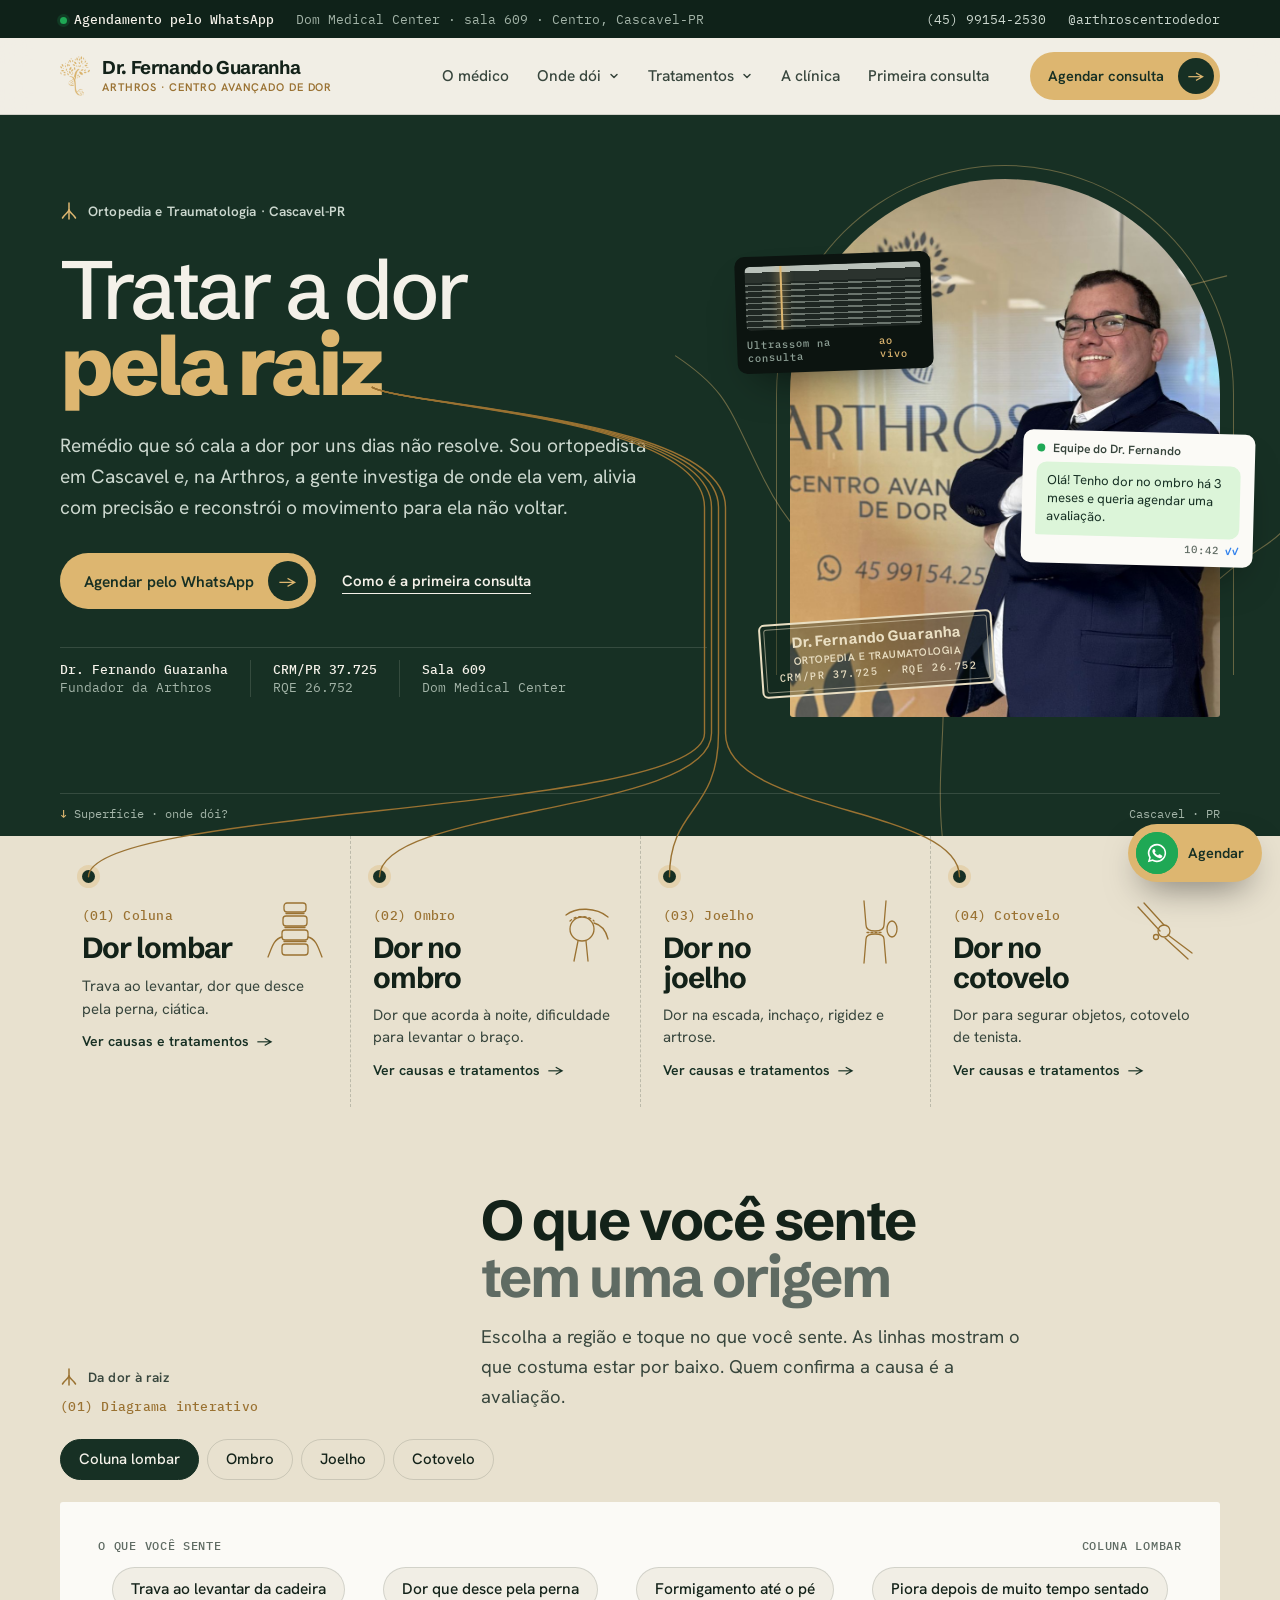
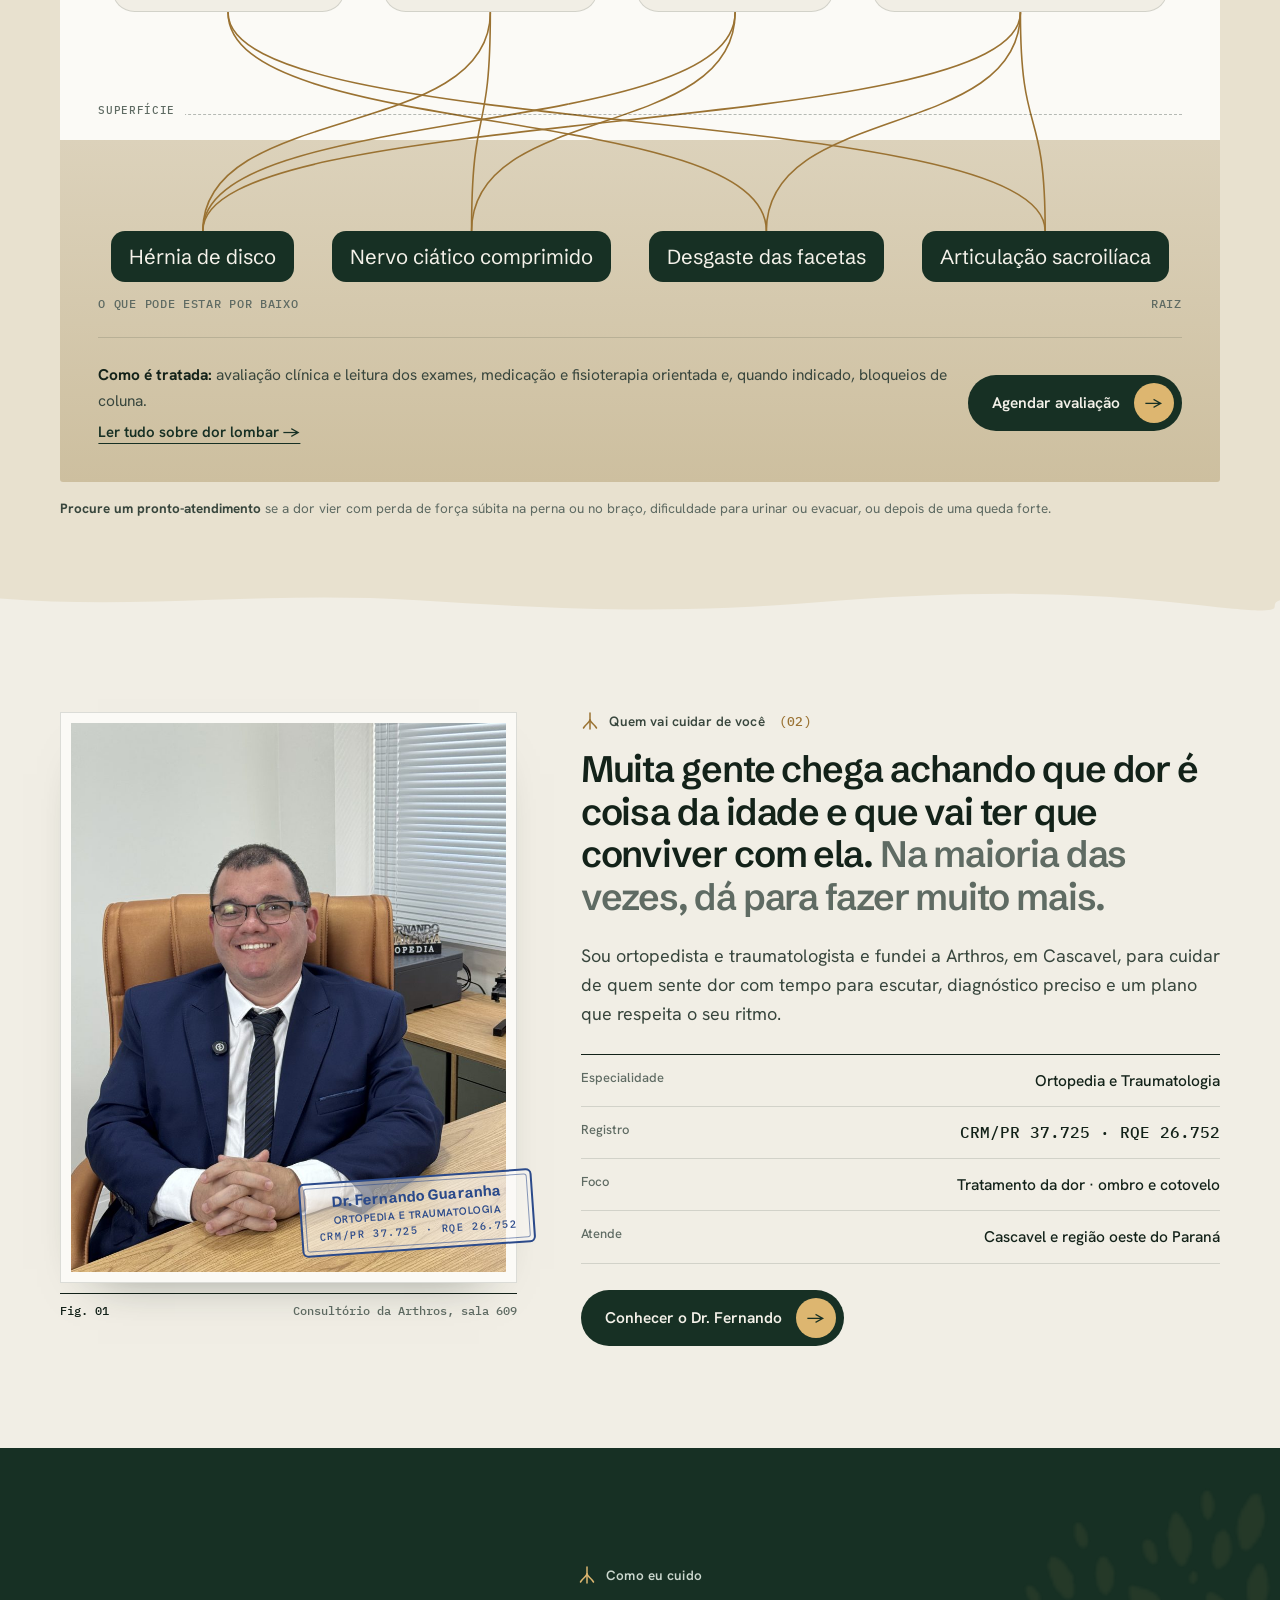
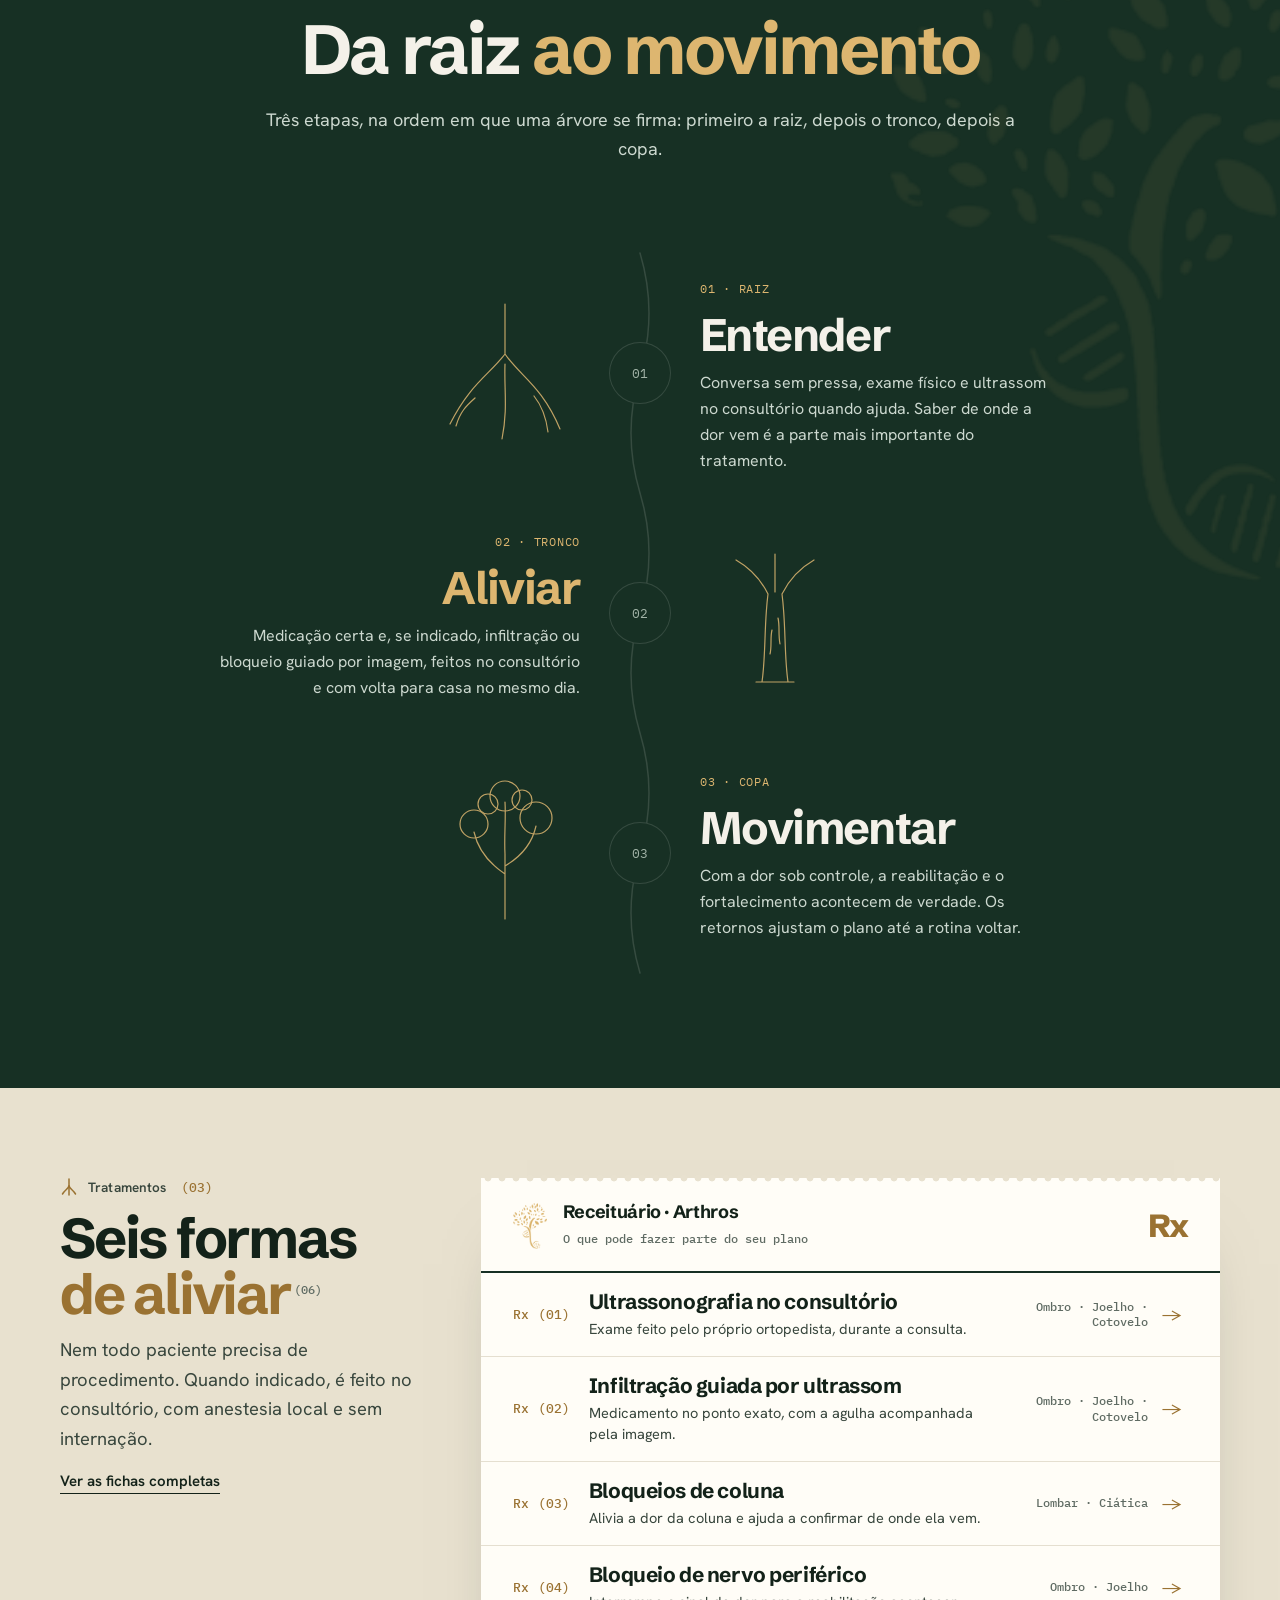
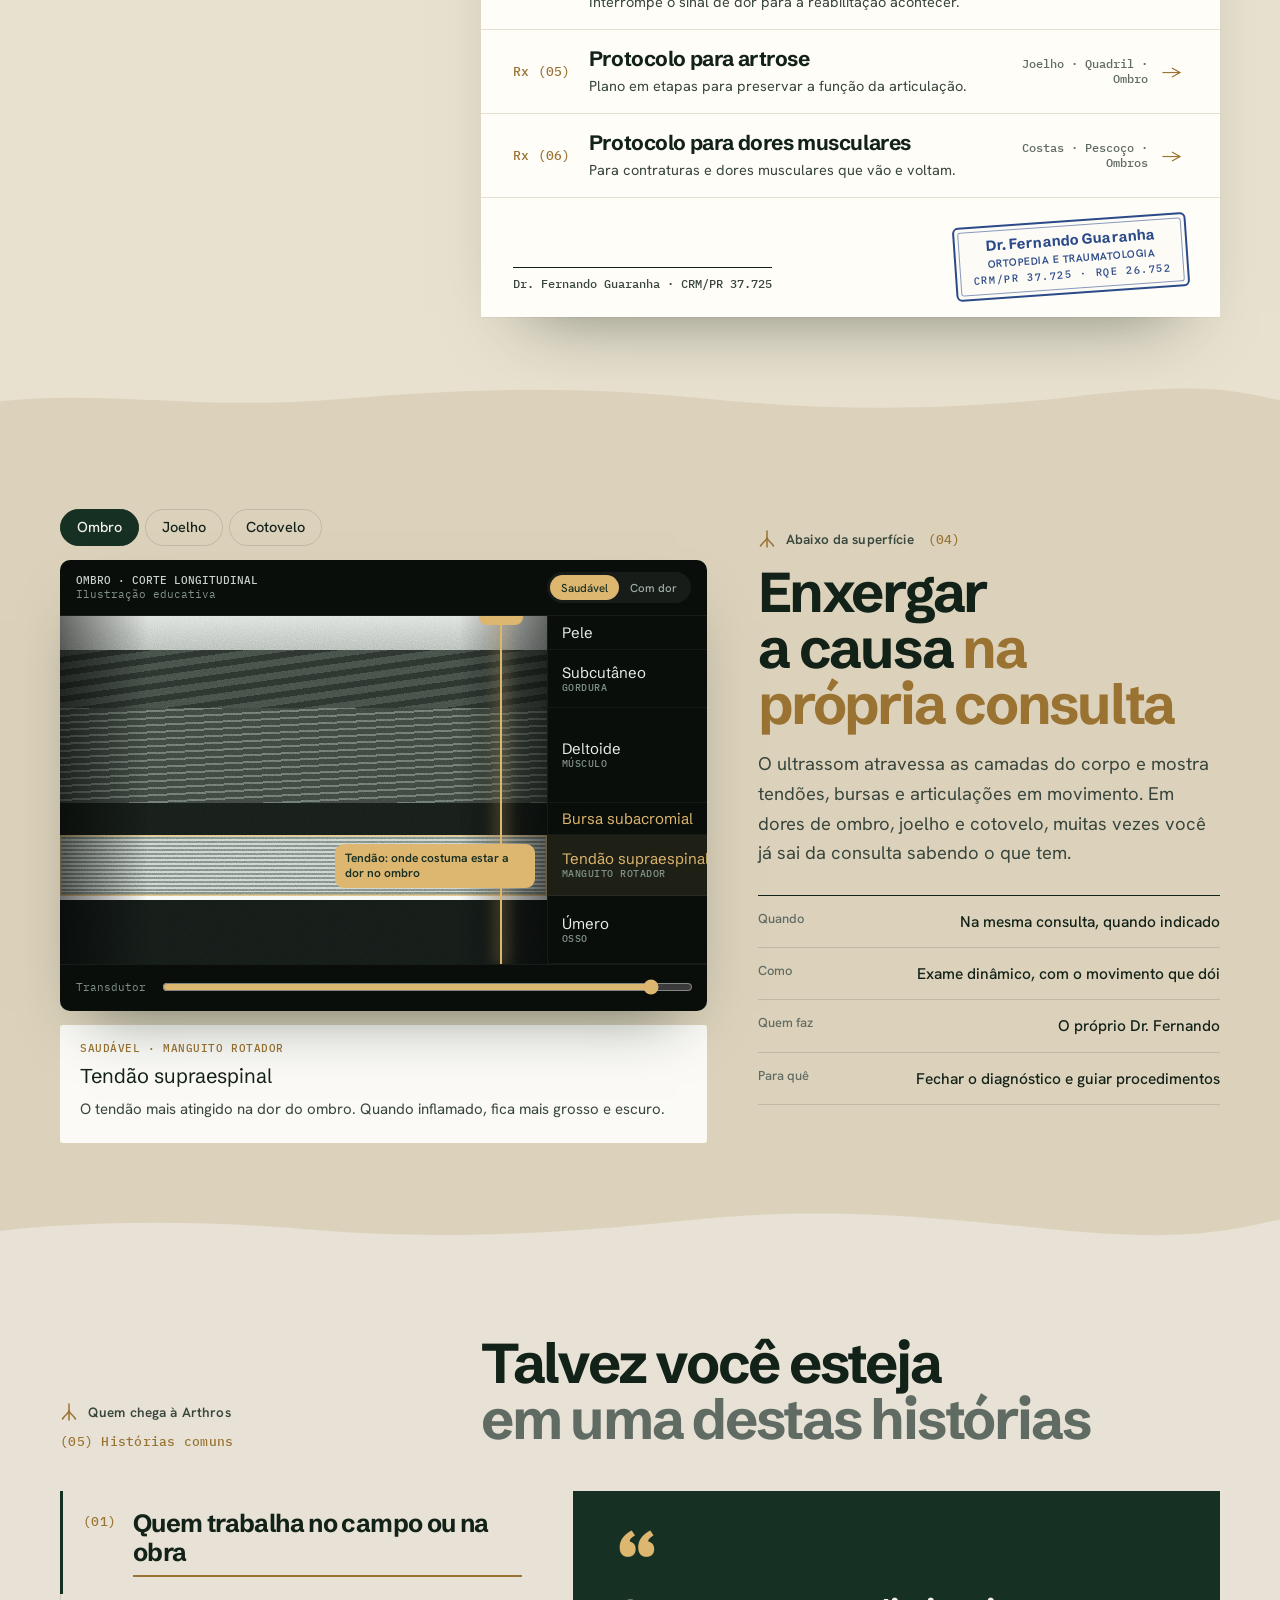
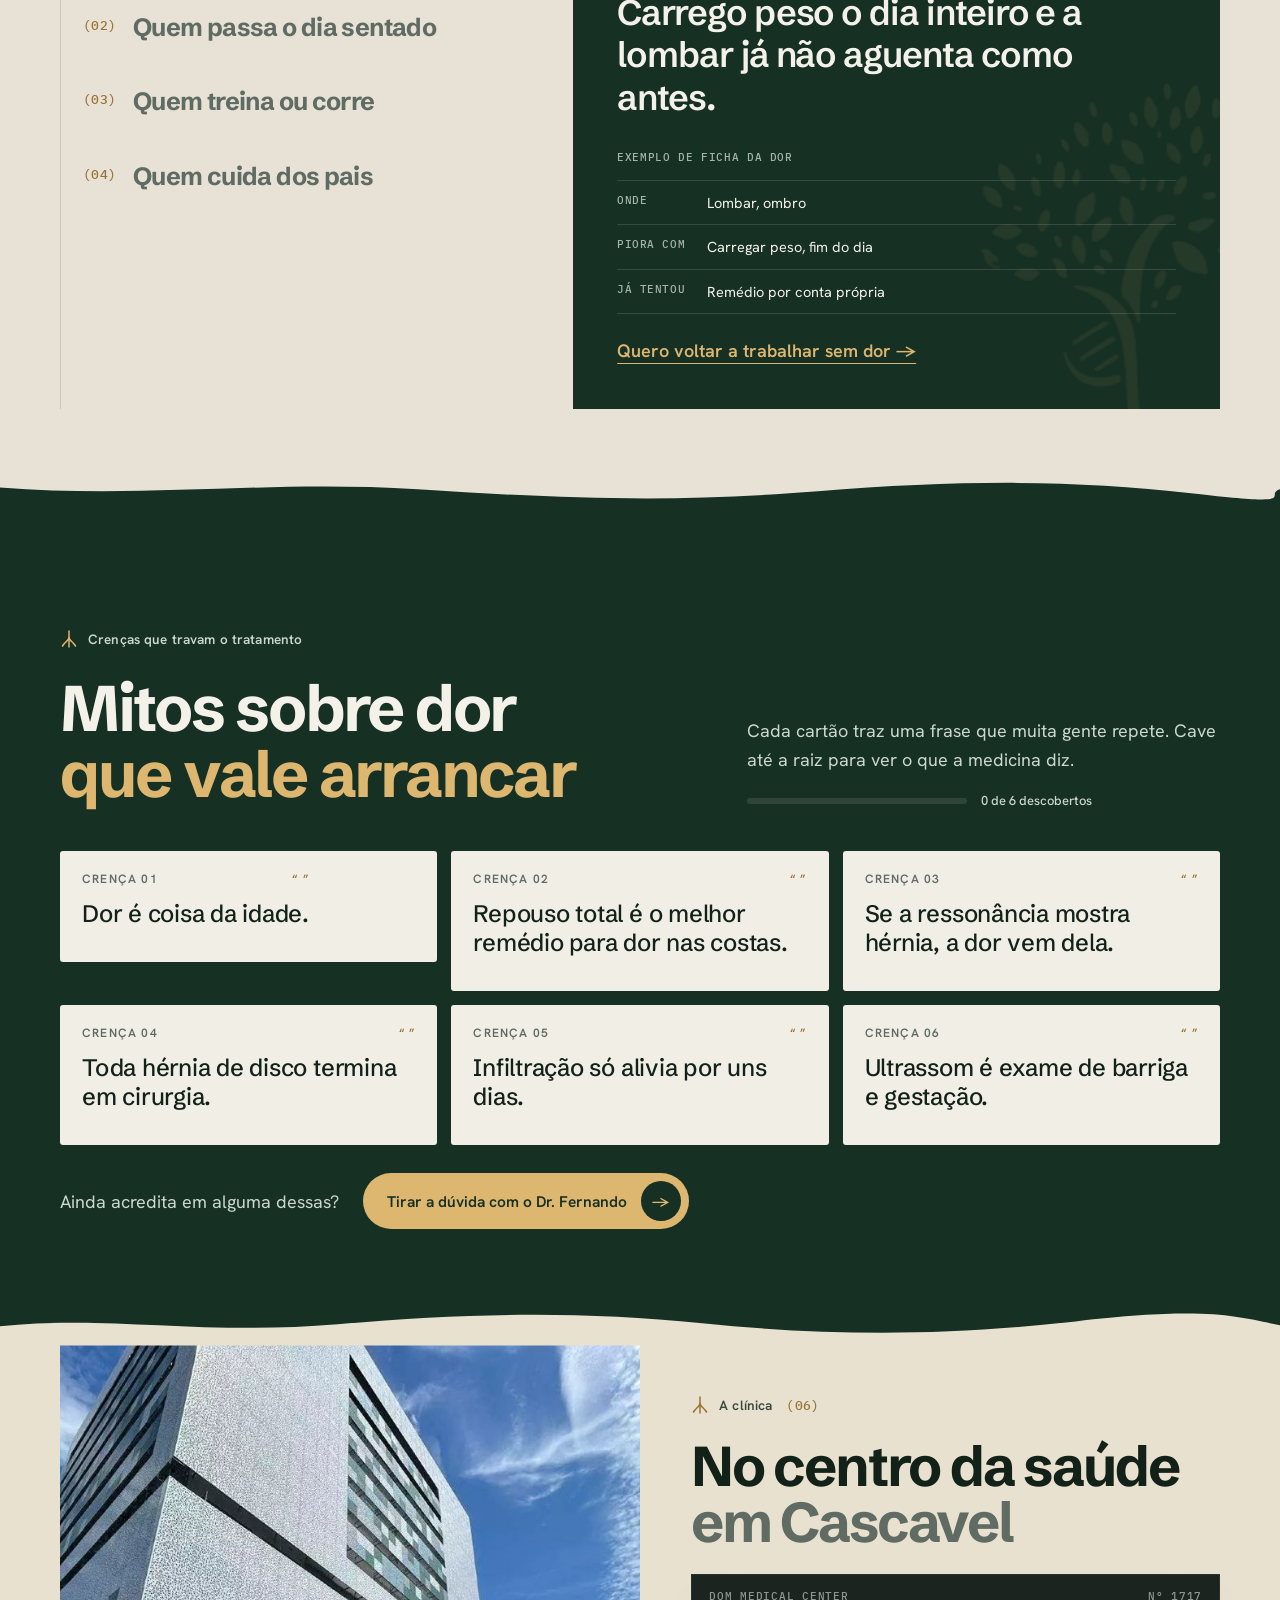
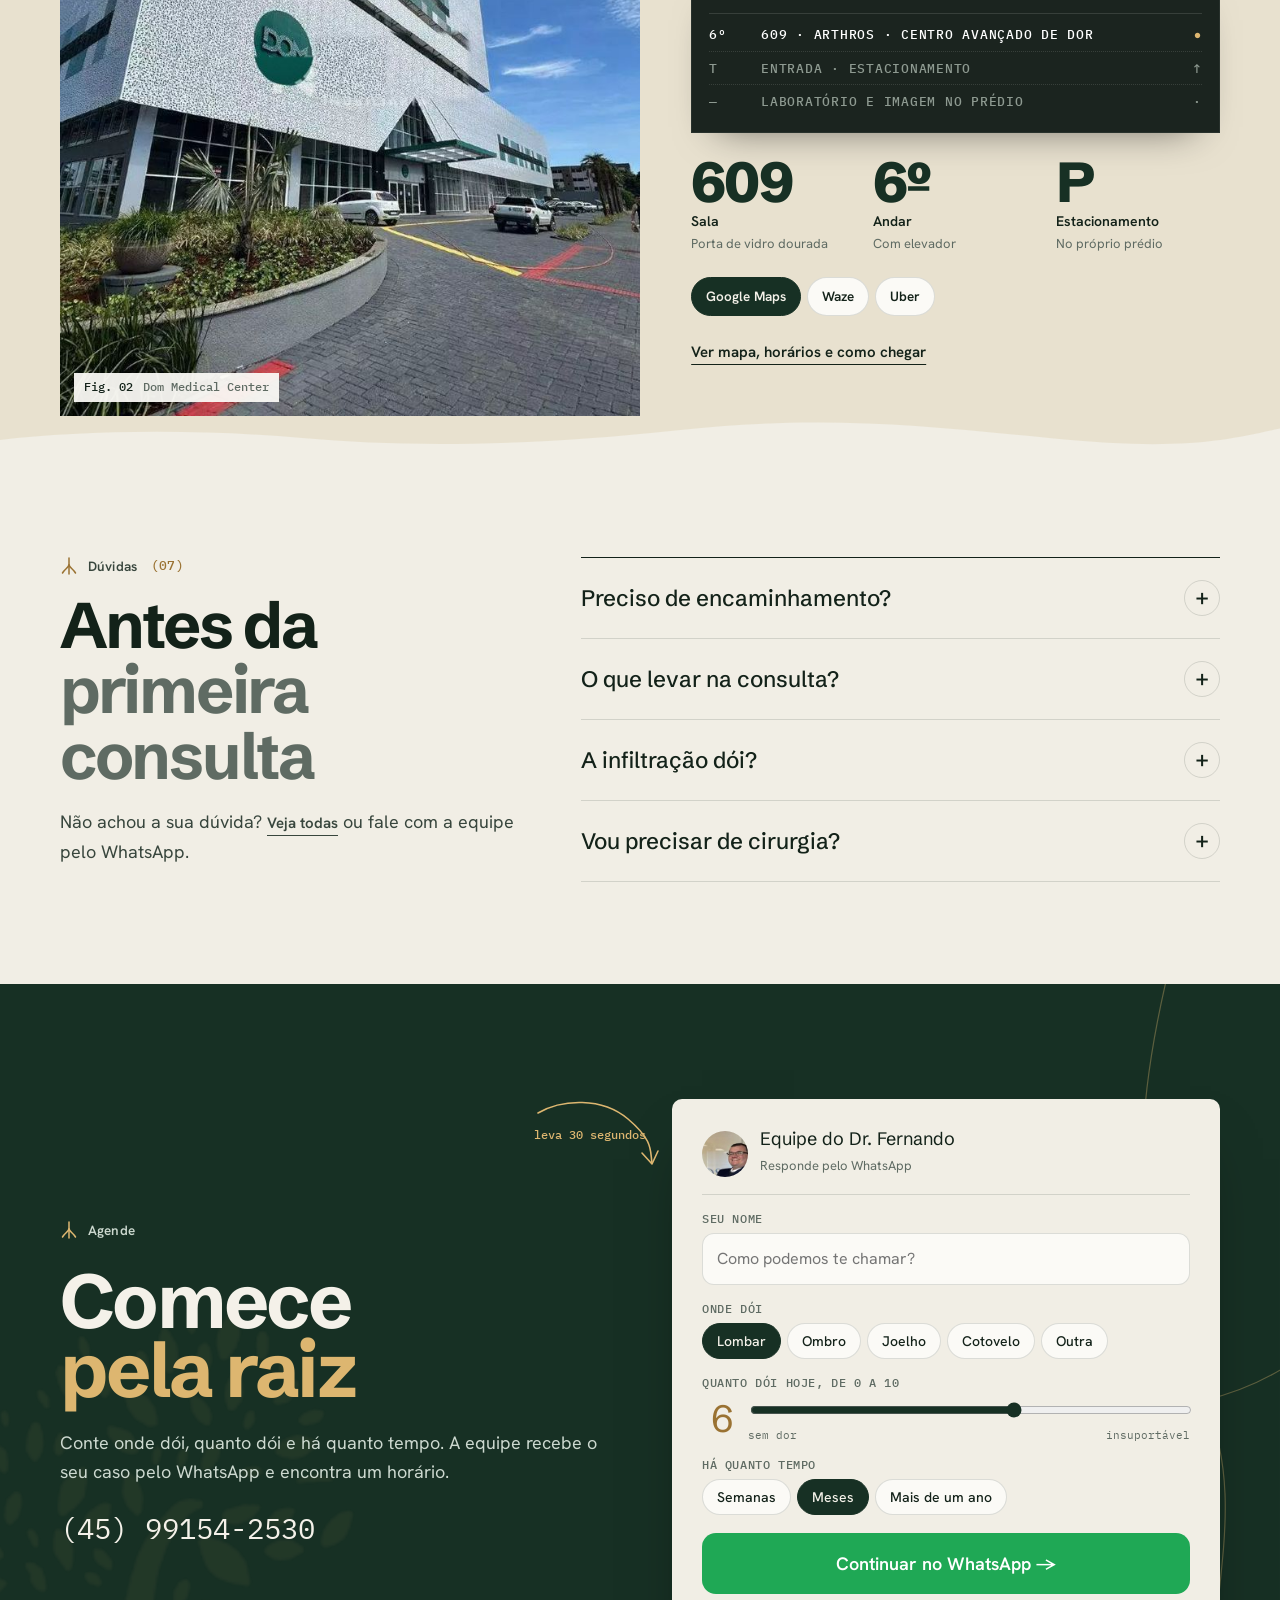
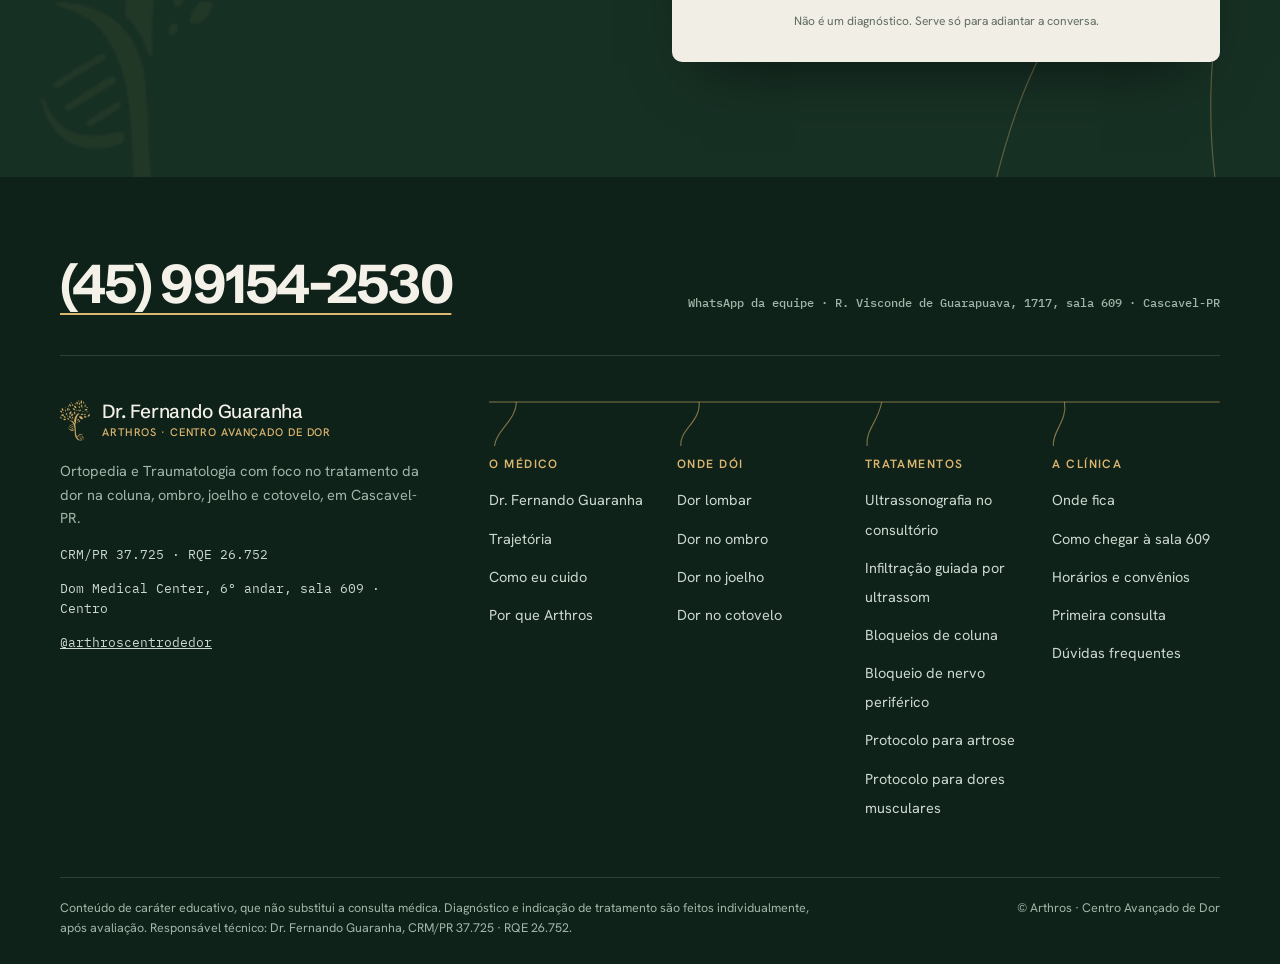
<file: index.html>
<!doctype html>
<html lang="pt-BR">
<head>
<meta charset="utf-8">
<meta name="viewport" content="width=device-width, initial-scale=1">
<title>Dr. Fernando Guaranha · Ortopedista em Cascavel · Tratamento da dor</title>
<meta name="description" content="Ortopedista em Cascavel com foco no tratamento da dor na coluna, ombro, joelho e cotovelo. Ultrassom no consultório, infiltração e bloqueios guiados. Arthros, Dom Medical Center, sala 609.">
<meta name="robots" content="index,follow,max-image-preview:large">
<meta name="author" content="Dr. Fernando Guaranha">
<meta name="geo.region" content="BR-PR">
<meta name="geo.placename" content="Cascavel">
<meta name="geo.position" content="-24.9569452;-53.4633422">
<meta name="ICBM" content="-24.9569452, -53.4633422">
<meta name="theme-color" content="#173024">
<link rel="canonical" href="https://SEU-DOMINIO.com.br/">
<link rel="icon" type="image/png" href="img/arthros_gold.png">
<meta property="og:type" content="website">
<meta property="og:locale" content="pt_BR">
<meta property="og:site_name" content="Dr. Fernando Guaranha · Arthros">
<meta property="og:title" content="Dr. Fernando Guaranha · Ortopedista em Cascavel · Tratamento da dor">
<meta property="og:description" content="Ortopedista em Cascavel com foco no tratamento da dor na coluna, ombro, joelho e cotovelo. Ultrassom no consultório, infiltração e bloqueios guiados. Arthros, Dom Medical Center, sala 609.">
<meta property="og:url" content="https://SEU-DOMINIO.com.br/">
<meta property="og:image" content="https://SEU-DOMINIO.com.br/img/og.jpg">
<meta name="twitter:card" content="summary_large_image">
<script type="application/ld+json">{"@context": "https://schema.org", "@graph": [{"@type": "Physician", "@id": "https://SEU-DOMINIO.com.br/#medico", "name": "Dr. Fernando Guaranha", "description": "Ortopedista e traumatologista em Cascavel, com foco no tratamento da dor na coluna, ombro, joelho e cotovelo.", "medicalSpecialty": "Orthopedic", "url": "https://SEU-DOMINIO.com.br/", "image": "https://SEU-DOMINIO.com.br/img/sobre.jpg", "telephone": "+55-45-99154-2530", "identifier": [{"@type": "PropertyValue", "propertyID": "CRM/PR", "value": "37725"}, {"@type": "PropertyValue", "propertyID": "RQE", "value": "26752"}], "worksFor": {"@id": "https://SEU-DOMINIO.com.br/#clinica"}, "address": {"@id": "https://SEU-DOMINIO.com.br/#endereco"}, "areaServed": [{"@type": "City", "name": "Cascavel"}, {"@type": "City", "name": "Toledo"}, {"@type": "City", "name": "Santa Tereza do Oeste"}, {"@type": "City", "name": "Corbélia"}, {"@type": "City", "name": "Cafelândia"}], "sameAs": ["https://www.instagram.com/arthroscentrodedor/"]}, {"@type": "MedicalClinic", "@id": "https://SEU-DOMINIO.com.br/#clinica", "name": "Arthros · Centro Avançado de Dor", "url": "https://SEU-DOMINIO.com.br/", "image": "https://SEU-DOMINIO.com.br/img/fachada.jpg", "logo": "https://SEU-DOMINIO.com.br/img/arthros_gold.png", "telephone": "+55-45-99154-2530", "medicalSpecialty": "Orthopedic", "address": {"@type": "PostalAddress", "@id": "https://SEU-DOMINIO.com.br/#endereco", "streetAddress": "Rua Visconde de Guarapuava, 1717, sala 609 (Dom Medical Center)", "addressLocality": "Cascavel", "addressRegion": "PR", "postalCode": "85801-160", "addressCountry": "BR"}, "geo": {"@type": "GeoCoordinates", "latitude": -24.9569452, "longitude": -53.4633422}, "hasMap": "https://www.google.com/maps/place/?q=place_id:ChIJ8yO1ZZ3V85QRUoaycMlhe_M", "availableService": [{"@type": "MedicalProcedure", "name": "Ultrassonografia no consultório"}, {"@type": "MedicalProcedure", "name": "Infiltração guiada por ultrassom"}, {"@type": "MedicalProcedure", "name": "Bloqueios de coluna"}, {"@type": "MedicalProcedure", "name": "Bloqueio de nervo periférico"}, {"@type": "MedicalProcedure", "name": "Protocolo para artrose"}, {"@type": "MedicalProcedure", "name": "Protocolo para dores musculares"}], "sameAs": ["https://www.instagram.com/arthroscentrodedor/"]}]}</script>
<script type="application/ld+json">{"@context": "https://schema.org", "@type": "FAQPage", "mainEntity": [{"@type": "Question", "name": "Preciso de encaminhamento?", "acceptedAnswer": {"@type": "Answer", "text": "Não. Você pode agendar direto pelo WhatsApp e contar um pouco da sua dor para a equipe já se preparar."}}, {"@type": "Question", "name": "O que levar na consulta?", "acceptedAnswer": {"@type": "Answer", "text": "Os exames de imagem que já tiver (raio-X, ressonância, ultrassom) e a lista dos remédios que usa. Se faltar algum exame, ele é pedido na consulta."}}, {"@type": "Question", "name": "A infiltração dói?", "acceptedAnswer": {"@type": "Answer", "text": "É feita com anestesia local e agulha fina, guiada por imagem. A maioria das pessoas descreve um desconforto rápido, e cada etapa é explicada antes de começar."}}, {"@type": "Question", "name": "Vou precisar de cirurgia?", "acceptedAnswer": {"@type": "Answer", "text": "A maior parte das dores de coluna, ombro e joelho é tratada sem cirurgia. Se a avaliação mostrar que a cirurgia é o melhor caminho, você recebe essa informação com clareza e o encaminhamento adequado."}}]}</script>
<link rel="preconnect" href="https://fonts.googleapis.com">
<link rel="preconnect" href="https://fonts.gstatic.com" crossorigin>
<link rel="stylesheet" href="https://fonts.googleapis.com/css2?family=Schibsted+Grotesk:wght@400..900&family=Hanken+Grotesk:wght@400;500;600;700&family=IBM+Plex+Mono:wght@400;500&display=swap">
<link rel="stylesheet" href="assets/site.css">
</head>
<body>
<a class="sr" href="#conteudo">Pular para o conteúdo</a>
<div class="tb"><div class="wrap">
  <div class="tb__l"><span><span class="dot" aria-hidden="true"></span><b>Agendamento pelo WhatsApp</b></span><span>Dom Medical Center · sala 609 · Centro, Cascavel-PR</span></div>
  <div class="tb__r"><a class="js-wa" href="https://wa.me/5545991542530" target="_blank" rel="noopener">(45) 99154-2530</a><a class="ig" href="https://www.instagram.com/arthroscentrodedor/" target="_blank" rel="noopener">@arthroscentrodedor</a></div>
</div></div>
<header class="mh" id="hdr">
  <div class="wrap mh__in">
    <a class="logo" href="index.html" aria-label="Dr. Fernando Guaranha, página inicial"><img src="img/arthros_gold.png" alt="" width="30" height="40"><span><b>Dr. Fernando Guaranha</b><small>Arthros · Centro Avançado de Dor</small></span></a>
    <nav class="mnav" aria-label="Principal">
      <a href="sobre.html">O médico</a>
      <div class="dd"><button type="button" aria-expanded="false" aria-haspopup="true">Onde dói <svg width="12" height="12" viewBox="0 0 12 12" fill="none" aria-hidden="true"><path d="M3 4.5l3 3 3-3" stroke="currentColor" stroke-width="1.5" stroke-linecap="round" stroke-linejoin="round"/></svg></button>
        <div class="mega mega--body" data-bodyscope><div class="wrap mega__in">
          <div><div class="body" style="max-width:210px"><svg viewBox="0 0 200 420" role="img" aria-label="Mapa do corpo: toque na região que dói"><circle class="sil" cx="100" cy="36" r="22"/>
<rect class="sil" x="91" y="54" width="18" height="16" rx="5"/>
<path class="sil" d="M64 74 Q100 64 136 74 Q151 79 153 96 L147 170 Q145 200 139 214 L61 214 Q55 200 53 170 L47 96 Q49 79 64 74 Z"/>
<path class="sil" d="M151 82 Q167 89 169 112 L173 170 Q175 196 179 226 Q181 239 172 241 Q165 241 164 229 L156 176 L150 128 Z"/>
<path class="sil" d="M49 82 Q33 89 31 112 L27 170 Q25 196 21 226 Q19 239 28 241 Q35 241 36 229 L44 176 L50 128 Z"/>
<path class="sil" d="M101 212 L139 212 Q141 262 135 300 Q133 330 131 360 L129 400 Q129 411 119 411 L111 411 Q106 409 108 398 L110 360 Q106 330 104 300 Z"/>
<path class="sil" d="M99 212 L61 212 Q59 262 65 300 Q67 330 69 360 L71 400 Q71 411 81 411 L89 411 Q94 409 92 398 L90 360 Q94 330 96 300 Z"/>
<path class="spine" d="M100 78 L100 210"/><g class="hp" data-k="ombro" data-href="dor-no-ombro.html" tabindex="0" role="link" aria-label="Ombro" transform="translate(142 90)"><circle class="o" r="16"/><circle class="i" r="7"/><text x="18" y="4">Ombro</text></g><g class="hp" data-k="cotovelo" data-href="dor-no-cotovelo.html" tabindex="0" role="link" aria-label="Cotovelo" transform="translate(167 160)"><circle class="o" r="16"/><circle class="i" r="7"/><text x="14" y="4">Cotovelo</text></g><g class="hp" data-k="lombar" data-href="dor-lombar.html" tabindex="0" role="link" aria-label="Lombar" transform="translate(100 192)"><circle class="o" r="16"/><circle class="i" r="7"/><text x="-64" y="4">Lombar</text></g><g class="hp" data-k="joelho" data-href="dor-no-joelho.html" tabindex="0" role="link" aria-label="Joelho" transform="translate(121 318)"><circle class="o" r="16"/><circle class="i" r="7"/><text x="16" y="4">Joelho</text></g></svg></div></div>
          <div><div class="mega__k"><span class="gl"><svg viewBox="0 0 18 18" aria-hidden="true"><path d="M9 1v7"/><path d="M9 8c-1 3-4 4-6.5 8"/><path d="M9 8c1 3 4 4 6.5 8"/><path d="M9 9v8"/></svg>Toque na região ou escolha abaixo</span></div><div class="mlist"><a class="mitem" data-k="lombar" href="dor-lombar.html"><span class="ix">(01)</span><b>Dor lombar</b><i>→</i><span class="d">Trava ao levantar, dor que desce pela perna, ciática.</span></a><a class="mitem" data-k="ombro" href="dor-no-ombro.html"><span class="ix">(02)</span><b>Dor no ombro</b><i>→</i><span class="d">Dor que acorda à noite, dificuldade para levantar o braço.</span></a><a class="mitem" data-k="joelho" href="dor-no-joelho.html"><span class="ix">(03)</span><b>Dor no joelho</b><i>→</i><span class="d">Dor na escada, inchaço, rigidez e artrose.</span></a><a class="mitem" data-k="cotovelo" href="dor-no-cotovelo.html"><span class="ix">(04)</span><b>Dor no cotovelo</b><i>→</i><span class="d">Dor para segurar objetos, cotovelo de tenista.</span></a></div></div>
          <div class="mcard"><img class="tree" src="img/arthros_gold.png" alt=""><b>Não sabe de onde vem a dor?</b><p>Monte a ficha da sua dor em 1 minuto e mande para a equipe antes da consulta.</p><a href="primeira-consulta.html#ficha">Preparar a minha ficha →</a></div>
        </div></div></div>
      <div class="dd"><button type="button" aria-expanded="false" aria-haspopup="true">Tratamentos <svg width="12" height="12" viewBox="0 0 12 12" fill="none" aria-hidden="true"><path d="M3 4.5l3 3 3-3" stroke="currentColor" stroke-width="1.5" stroke-linecap="round" stroke-linejoin="round"/></svg></button>
        <div class="mega mega--tr"><div class="wrap mega__in">
          <div><div class="mega__k"><span class="gl"><svg viewBox="0 0 18 18" aria-hidden="true"><path d="M9 1v7"/><path d="M9 8c-1 3-4 4-6.5 8"/><path d="M9 8c1 3 4 4 6.5 8"/><path d="M9 9v8"/></svg>Feitos no consultório, sem internação, quando indicados</span></div><div class="mlist"><a href="tratamentos.html#ultrassom"><span class="ix">(01)</span><b>Ultrassonografia no consultório</b><i>→</i></a><a href="tratamentos.html#infiltracao"><span class="ix">(02)</span><b>Infiltração guiada por ultrassom</b><i>→</i></a><a href="tratamentos.html#bloqueios"><span class="ix">(03)</span><b>Bloqueios de coluna</b><i>→</i></a><a href="tratamentos.html#bloqueio-nervo"><span class="ix">(04)</span><b>Bloqueio de nervo periférico</b><i>→</i></a><a href="tratamentos.html#artrose"><span class="ix">(05)</span><b>Protocolo para artrose</b><i>→</i></a><a href="tratamentos.html#muscular"><span class="ix">(06)</span><b>Protocolo para dores musculares</b><i>→</i></a></div></div>
          <div class="mcard"><img class="tree" src="img/arthros_gold.png" alt=""><b>Do mais simples ao mais específico</b><p>Nem todo paciente precisa de procedimento. Veja como o plano é decidido.</p><a href="tratamentos.html#escada">Como o tratamento é escolhido →</a></div>
        </div></div></div>
      <a href="clinica.html">A clínica</a>
      <a href="primeira-consulta.html">Primeira consulta</a>
    </nav>
    <a class="btn btn--gold js-wa" href="https://wa.me/5545991542530" target="_blank" rel="noopener"><span>Agendar consulta</span><i aria-hidden="true">→</i></a>
    <button class="burger" id="burger" type="button" aria-label="Abrir menu" aria-expanded="false" aria-controls="drawer"><span></span></button>
  </div>
</header>
<div class="drawer" id="drawer" aria-label="Menu">
  <div class="drawer__top"><a class="logo" href="index.html"><img src="img/arthros_gold.png" alt="" width="24" height="32"><span><b>Dr. Fernando Guaranha</b><small>Arthros · Centro Avançado de Dor</small></span></a><button class="drawer__x" id="drawerX" type="button" aria-label="Fechar menu">×</button></div>
  <nav>
    <a href="index.html">Início <span>→</span></a>
    <a href="sobre.html">O médico <span>→</span></a>
    <details><summary>Onde dói <span>+</span></summary><div><a href="dor-lombar.html">Dor lombar</a><a href="dor-no-ombro.html">Dor no ombro</a><a href="dor-no-joelho.html">Dor no joelho</a><a href="dor-no-cotovelo.html">Dor no cotovelo</a></div></details>
    <details><summary>Tratamentos <span>+</span></summary><div><a href="tratamentos.html#ultrassom">Ultrassonografia no consultório</a><a href="tratamentos.html#infiltracao">Infiltração guiada por ultrassom</a><a href="tratamentos.html#bloqueios">Bloqueios de coluna</a><a href="tratamentos.html#bloqueio-nervo">Bloqueio de nervo periférico</a><a href="tratamentos.html#artrose">Protocolo para artrose</a><a href="tratamentos.html#muscular">Protocolo para dores musculares</a></div></details>
    <a href="clinica.html">A clínica <span>→</span></a>
    <a href="primeira-consulta.html">Primeira consulta <span>→</span></a>
  </nav>
  <div class="drawer__cta"><a class="btn btn--gold js-wa" href="https://wa.me/5545991542530" target="_blank" rel="noopener"><span>Agendar pelo WhatsApp</span><i aria-hidden="true">→</i></a><small>(45) 99154-2530 · Dom Medical Center, sala 609</small></div>
</div>
<main id="conteudo">
<div class="hz" id="hz">
  <svg class="hz__roots" id="hzRoots" aria-hidden="true"></svg>
  <section class="hero2 dark">
    <svg class="roots grow" viewBox="0 0 1440 700" preserveAspectRatio="xMidYMax slice" aria-hidden="true">
      <path d="M1060 700 C 1050 600, 1080 520, 1040 440 S 980 300, 1020 200 S 1100 80, 1060 0"/><path d="M1040 440 C 960 420, 900 380, 860 300 S 820 200, 760 160"/>
      <path d="M1030 300 C 1120 280, 1180 240, 1220 170 S 1300 90, 1380 70"/><path d="M1050 560 C 1180 560, 1260 520, 1330 450 S 1420 380, 1440 360"/>
      <path d="M1020 200 C 960 160, 940 110, 900 70"/><path d="M1220 170 C 1240 120, 1230 80, 1250 30"/>
    </svg>
    <div class="wrap hero2__grid">
      <div>
        <span class="gl"><svg viewBox="0 0 18 18" aria-hidden="true"><path d="M9 1v7"/><path d="M9 8c-1 3-4 4-6.5 8"/><path d="M9 8c1 3 4 4 6.5 8"/><path d="M9 9v8"/></svg>Ortopedia e Traumatologia · Cascavel-PR</span>
        <h1><span class="l1">Tratar a dor</span><span class="l2">pela <span id="raizWord">raiz</span></span></h1>
        <p class="hero2__lead">Remédio que só cala a dor por uns dias não resolve. Sou ortopedista em Cascavel e, na Arthros, a gente investiga de onde ela vem, alivia com precisão e reconstrói o movimento para ela não voltar.</p>
        <div class="hero2__cta"><a class="btn btn--gold js-wa" href="https://wa.me/5545991542530" target="_blank" rel="noopener"><span>Agendar pelo WhatsApp</span><i aria-hidden="true">→</i></a><a class="lnk" href="primeira-consulta.html">Como é a primeira consulta</a></div>
        <div class="hero2__meta"><div><b>Dr. Fernando Guaranha</b>Fundador da Arthros</div><div><b>CRM/PR 37.725</b>RQE 26.752</div><div><b>Sala 609</b>Dom Medical Center</div></div>
      </div>
      <div class="col">
        <span class="col__ring" aria-hidden="true"></span>
        <div class="col__img"><img src="img/sobre.jpg" alt="Dr. Fernando Guaranha, ortopedista em Cascavel, em frente à marca da Arthros" width="1000" height="1225" fetchpriority="high"></div>
        <div class="fl fl--us" aria-hidden="true"><div class="scr2"></div><small><span>Ultrassom na consulta</span><b>ao vivo</b></small></div>
        <div class="fl fl--wa" aria-hidden="true"><div class="who"><i></i>Equipe do Dr. Fernando</div><div class="bub">Olá! Tenho dor no ombro há 3 meses e queria agendar uma avaliação.</div><small>10:42 <b>✓✓</b></small></div>
        <div class="fl fl--st"><span class="stampx stampx--light" role="img" aria-label="Carimbo: Dr. Fernando Guaranha, CRM/PR 37.725, RQE 26.752"><b>Dr. Fernando Guaranha</b>Ortopedia e Traumatologia<i>CRM/PR 37.725 · RQE 26.752</i></span></div>
      </div>
    </div>
    <div class="wrap"><div class="ground2"><span><b>↓</b> Superfície · onde dói?</span><span>Cascavel · PR</span></div></div>
  </section>
  <nav class="doors2 st-sec" aria-label="Onde dói"><div class="wrap"><div class="doors2__grid"><a class="term" href="dor-lombar.html" data-k="lombar"><span class="term__node" aria-hidden="true"></span><div class="term__row"><div><span class="ix">(01) Coluna</span><b>Dor lombar</b></div><svg class="atl" viewBox="0 0 66 66" aria-hidden="true"><rect x="22" y="4" width="22" height="9" rx="3"/><rect x="21" y="17" width="24" height="10" rx="3"/><rect x="20" y="31" width="26" height="10" rx="3"/><rect x="20" y="45" width="26" height="11" rx="3"/><path d="M24 14.5h18M23 28.5h20M22 42.5h22"/><path d="M46 38 C 54 40, 56 48, 60 58"/><path d="M20 38 C 12 40, 10 48, 6 58"/></svg></div><p>Trava ao levantar, dor que desce pela perna, ciática.</p><i>Ver causas e tratamentos</i></a><a class="term" href="dor-no-ombro.html" data-k="ombro"><span class="term__node" aria-hidden="true"></span><div class="term__row"><div><span class="ix">(02) Ombro</span><b>Dor no ombro</b></div><svg class="atl" viewBox="0 0 66 66" aria-hidden="true"><circle cx="30" cy="30" r="12"/><path d="M14 16 C 24 8, 44 8, 56 18"/><path d="M42 24 C 50 26, 54 32, 56 40"/><path d="M26 42 L22 62"/><path d="M34 42 L36 62"/><path d="M18 22 C 24 16, 36 16, 42 22" stroke-dasharray="2 3"/></svg></div><p>Dor que acorda à noite, dificuldade para levantar o braço.</p><i>Ver causas e tratamentos</i></a><a class="term" href="dor-no-joelho.html" data-k="joelho"><span class="term__node" aria-hidden="true"></span><div class="term__row"><div><span class="ix">(03) Joelho</span><b>Dor no joelho</b></div><svg class="atl" viewBox="0 0 66 66" aria-hidden="true"><path d="M22 2 L24 26 C 24 30, 28 32, 33 32 C 38 32, 42 30, 42 26 L44 2"/><path d="M22 64 L24 40 C 24 36, 28 35, 33 35 C 38 35, 42 36, 42 40 L44 64"/><ellipse cx="50" cy="30" rx="5" ry="8"/><path d="M25 33.5 h16" stroke-dasharray="2 2"/></svg></div><p>Dor na escada, inchaço, rigidez e artrose.</p><i>Ver causas e tratamentos</i></a><a class="term" href="dor-no-cotovelo.html" data-k="cotovelo"><span class="term__node" aria-hidden="true"></span><div class="term__row"><div><span class="ix">(04) Cotovelo</span><b>Dor no cotovelo</b></div><svg class="atl" viewBox="0 0 66 66" aria-hidden="true"><path d="M6 8 L28 32"/><path d="M12 4 L32 26"/><circle cx="32" cy="32" r="6"/><path d="M36 36 L60 54"/><path d="M33 39 L56 60"/><circle cx="24" cy="38" r="2.5"/></svg></div><p>Dor para segurar objetos, cotovelo de tenista.</p><i>Ver causas e tratamentos</i></a></div></div></nav>
</div>

  <section class="rd-sec bg-soil1 st-sec" id="raiz">
    <div class="wrap">
      <div class="rd-head split" style="align-items:end">
        <div class="split__l"><span class="gl"><svg viewBox="0 0 18 18" aria-hidden="true"><path d="M9 1v7"/><path d="M9 8c-1 3-4 4-6.5 8"/><path d="M9 8c1 3 4 4 6.5 8"/><path d="M9 9v8"/></svg>Da dor à raiz</span><span class="ix">(01) Diagrama interativo</span></div>
        <div><h2 class="tt">O que você sente<span class="b">tem uma origem</span></h2><p class="lead2" style="margin-top:18px">Escolha a região e toque no que você sente. As linhas mostram o que costuma estar por baixo. Quem confirma a causa é a avaliação.</p></div>
      </div>
      <div class="regs" role="tablist" aria-label="Região da dor">
        <button class="reg" role="tab" data-r="lombar" aria-selected="true">Coluna lombar</button>
        <button class="reg" role="tab" data-r="ombro" aria-selected="false">Ombro</button>
        <button class="reg" role="tab" data-r="joelho" aria-selected="false">Joelho</button>
        <button class="reg" role="tab" data-r="cotovelo" aria-selected="false">Cotovelo</button>
      </div>
      <div class="rd" id="rd">
        <svg class="rd__svg" id="rdsvg" aria-hidden="true"></svg>
        <div class="rd__in">
          <div class="rd__lbl"><span>O que você sente</span><span id="rdreg">Coluna lombar</span></div>
          <div class="rd__row" id="syms"></div>
          <div class="rd__ground"><span>Superfície</span></div>
          <div class="rd__row rd__causes" id="causes"></div>
          <div class="rd__lbl" style="margin-top:16px"><span>O que pode estar por baixo</span><span>Raiz</span></div>
          <div class="rd__foot">
            <p id="rdtreat"></p>
            <a class="btn btn--forest" id="rdcta" href="https://wa.me/5545991542530" target="_blank" rel="noopener"><span>Agendar avaliação</span><i aria-hidden="true">→</i></a>
          </div>
        </div>
      </div>
      <p class="rd__note"><b>Procure um pronto-atendimento</b> se a dor vier com perda de força súbita na perna ou no braço, dificuldade para urinar ou evacuar, ou depois de uma queda forte.</p>
    </div>
    <svg class="edge" viewBox="0 0 1440 40" preserveAspectRatio="none" aria-hidden="true"><path d="M0 40 L0 14 C 160 26, 300 6, 470 16 S 760 30, 920 18 S 1210 6, 1340 20 S 1420 22, 1440 16 L1440 40 Z" fill="var(--cream)"/></svg>
  </section>


  <section class="pv" id="sobre" aria-labelledby="ab-t">
    <div class="wrap ab3">
      <div class="ab3__fig"><figure class="atlas" style="margin:0"><div class="atlas__f"><img src="img/retrato.jpg" alt="Dr. Fernando Guaranha no consultório da Arthros, em Cascavel" width="900" height="1080"></div><figcaption><b>Fig. 01</b><span>Consultório da Arthros, sala 609</span></figcaption></figure><span class="stampx" role="img" aria-label="Carimbo: Dr. Fernando Guaranha, CRM/PR 37.725, RQE 26.752"><b>Dr. Fernando Guaranha</b>Ortopedia e Traumatologia<i>CRM/PR 37.725 · RQE 26.752</i></span></div>
      <div>
        <div style="display:flex;gap:14px;align-items:center;flex-wrap:wrap"><span class="gl"><svg viewBox="0 0 18 18" aria-hidden="true"><path d="M9 1v7"/><path d="M9 8c-1 3-4 4-6.5 8"/><path d="M9 8c1 3 4 4 6.5 8"/><path d="M9 9v8"/></svg>Quem vai cuidar de você</span><span class="ix">(02)</span></div>
        <blockquote id="ab-t">Muita gente chega achando que dor é coisa da idade e que vai ter que conviver com ela. <span>Na maioria das vezes, dá para fazer muito mais.</span></blockquote>
        <div class="ab3__p"><p>Sou ortopedista e traumatologista e fundei a Arthros, em Cascavel, para cuidar de quem sente dor com tempo para escutar, diagnóstico preciso e um plano que respeita o seu ritmo.</p></div>
        <dl class="sheet2"><div><dt>Especialidade</dt><dd>Ortopedia e Traumatologia</dd></div><div><dt>Registro</dt><dd class="mono">CRM/PR 37.725 · RQE 26.752</dd></div><div><dt>Foco</dt><dd>Tratamento da dor · ombro e cotovelo</dd></div><div><dt>Atende</dt><dd>Cascavel e região oeste do Paraná</dd></div></dl>
        <div class="op__cta"><a class="btn btn--forest" href="sobre.html"><span>Conhecer o Dr. Fernando</span><i aria-hidden="true">→</i></a></div>
      </div>
    </div>
  </section>

  <section class="method dark st-sec" id="metodo">
    <img class="tree-bg" src="img/arthros_gold.png" alt="" aria-hidden="true">
    <div class="wrap">
      <div class="method__head">
        <span class="gl"><svg viewBox="0 0 18 18" aria-hidden="true"><path d="M9 1v7"/><path d="M9 8c-1 3-4 4-6.5 8"/><path d="M9 8c1 3 4 4 6.5 8"/><path d="M9 9v8"/></svg>Como eu cuido</span>
        <h2>Da raiz <em>ao movimento</em></h2>
        <p>Três etapas, na ordem em que uma árvore se firma: primeiro a raiz, depois o tronco, depois a copa.</p>
      </div>
      <div class="stem" id="stem">
        <svg class="stem__svg" id="stemsvg" preserveAspectRatio="none" aria-hidden="true"><path class="bg" id="stbg"/><path class="fg" id="stfg"/></svg>
        <div class="st" data-at=".12">
          <div class="st__txt"><span class="mono">01 · Raiz</span><h3>Entender</h3><p>Conversa sem pressa, exame físico e ultrassom no consultório quando ajuda. Saber de onde a dor vem é a parte mais importante do tratamento.</p></div>
          <span class="st__node">01</span>
          <div class="st__art" aria-hidden="true"><svg viewBox="0 0 150 150"><path d="M75 10 V60 M75 60 C 60 80, 40 90, 20 130 M75 60 C 90 82, 112 92, 130 135 M75 70 C 74 95, 78 115, 72 145 M45 104 C 36 112, 30 118, 26 132 M104 102 C 112 112, 116 122, 118 138"/></svg></div>
        </div>
        <div class="st" data-at=".5">
          <div class="st__txt"><span class="mono">02 · Tronco</span><h3><em>Aliviar</em></h3><p>Medicação certa e, se indicado, infiltração ou bloqueio guiado por imagem, feitos no consultório e com volta para casa no mesmo dia.</p></div>
          <span class="st__node">02</span>
          <div class="st__art" aria-hidden="true"><svg viewBox="0 0 150 150"><path d="M62 148 C 66 120, 64 90, 68 60 M88 148 C 84 120, 86 90, 82 60 M68 60 C 60 44, 50 34, 36 26 M82 60 C 90 44, 100 34, 114 26 M75 58 V20 M70 120 C 72 112, 70 104, 72 96 M80 110 C 78 100, 80 92, 78 84 M56 148 H94"/></svg></div>
        </div>
        <div class="st" data-at=".88">
          <div class="st__txt"><span class="mono">03 · Copa</span><h3>Movimentar</h3><p>Com a dor sob controle, a reabilitação e o fortalecimento acontecem de verdade. Os retornos ajustam o plano até a rotina voltar.</p></div>
          <span class="st__node">03</span>
          <div class="st__art" aria-hidden="true"><svg viewBox="0 0 150 150"><path d="M75 145 V80 M75 100 C 60 90, 48 76, 44 58 M75 92 C 92 82, 102 70, 106 52 M75 80 C 74 62, 76 46, 75 28"/><circle cx="44" cy="50" r="14"/><circle cx="106" cy="44" r="16"/><circle cx="75" cy="22" r="15"/><circle cx="58" cy="30" r="10"/><circle cx="92" cy="26" r="10"/></svg></div>
        </div>
      </div>
    </div>
  </section>


  <section class="pv bg-soil1 st-sec" id="tratamentos" aria-labelledby="tr-t">
    <div class="wrap split">
      <div class="split__l sticky">
        <div style="display:flex;gap:14px;align-items:center;flex-wrap:wrap"><span class="gl"><svg viewBox="0 0 18 18" aria-hidden="true"><path d="M9 1v7"/><path d="M9 8c-1 3-4 4-6.5 8"/><path d="M9 8c1 3 4 4 6.5 8"/><path d="M9 9v8"/></svg>Tratamentos</span><span class="ix">(03)</span></div>
        <h2 id="tr-t" class="hl2">Seis formas <em>de aliviar</em><span class="cnt">(06)</span></h2>
        <p class="lead2">Nem todo paciente precisa de procedimento. Quando indicado, é feito no consultório, com anestesia local e sem internação.</p>
        <a class="lnk" href="tratamentos.html" style="justify-self:start">Ver as fichas completas</a>
      </div>
      <div class="rxpad">
        <div class="rxpad__h"><img src="img/arthros_gold.png" alt="" width="34" height="46"><div><b>Receituário · Arthros</b><span>O que pode fazer parte do seu plano</span></div><em>Rx</em></div>
        <a class="rxl" href="tratamentos.html#ultrassom"><span class="ix">Rx (01)</span><span><b>Ultrassonografia no consultório</b><span class="d">Exame feito pelo próprio ortopedista, durante a consulta.</span></span><small>Ombro · Joelho · Cotovelo</small><i>→</i></a><a class="rxl" href="tratamentos.html#infiltracao"><span class="ix">Rx (02)</span><span><b>Infiltração guiada por ultrassom</b><span class="d">Medicamento no ponto exato, com a agulha acompanhada pela imagem.</span></span><small>Ombro · Joelho · Cotovelo</small><i>→</i></a><a class="rxl" href="tratamentos.html#bloqueios"><span class="ix">Rx (03)</span><span><b>Bloqueios de coluna</b><span class="d">Alivia a dor da coluna e ajuda a confirmar de onde ela vem.</span></span><small>Lombar · Ciática</small><i>→</i></a><a class="rxl" href="tratamentos.html#bloqueio-nervo"><span class="ix">Rx (04)</span><span><b>Bloqueio de nervo periférico</b><span class="d">Interrompe o sinal de dor para a reabilitação acontecer.</span></span><small>Ombro · Joelho</small><i>→</i></a><a class="rxl" href="tratamentos.html#artrose"><span class="ix">Rx (05)</span><span><b>Protocolo para artrose</b><span class="d">Plano em etapas para preservar a função da articulação.</span></span><small>Joelho · Quadril · Ombro</small><i>→</i></a><a class="rxl" href="tratamentos.html#muscular"><span class="ix">Rx (06)</span><span><b>Protocolo para dores musculares</b><span class="d">Para contraturas e dores musculares que vão e voltam.</span></span><small>Costas · Pescoço · Ombros</small><i>→</i></a>
        <div class="rxpad__f"><span class="sig">Dr. Fernando Guaranha · CRM/PR 37.725</span><span class="stampx" role="img" aria-label="Carimbo: Dr. Fernando Guaranha, CRM/PR 37.725, RQE 26.752"><b>Dr. Fernando Guaranha</b>Ortopedia e Traumatologia<i>CRM/PR 37.725 · RQE 26.752</i></span></div>
      </div>
    </div>
    <svg class="edge" viewBox="0 0 1440 40" preserveAspectRatio="none" aria-hidden="true"><path d="M0 40 L0 20 C 120 8, 230 30, 380 18 S 650 4, 790 17 S 1060 31, 1210 15 S 1390 10, 1440 19 L1440 40 Z" fill="var(--soil-2)"/></svg>
  </section>

  <section class="pv st-sec bg-soil2" id="ultrassom-na-consulta" aria-labelledby="us-t">
    <div class="wrap us2">
      <div class="usx">
        <div class="usx__tabs" role="tablist" aria-label="Região do exame"><button class="usx__tab" role="tab" data-u="ombro" aria-selected="true">Ombro</button><button class="usx__tab" role="tab" data-u="joelho" aria-selected="false">Joelho</button><button class="usx__tab" role="tab" data-u="cotovelo" aria-selected="false">Cotovelo</button></div>
        <div class="scr">
          <div class="scr__top"><span><b id="usTitle">ULTRASSOM</b><br>Ilustração educativa</span>
            <span class="mode" role="group" aria-label="Comparar"><button type="button" data-m="0" aria-pressed="true">Saudável</button><button type="button" data-m="1" aria-pressed="false">Com dor</button></span></div>
          <div class="scr__body">
            <div class="img" id="usImg" data-start="ombro"><span class="probe" id="probe" style="left:30%"></span></div>
            <div class="lbls" id="usLbls"></div>
            <span class="flag" id="flag"></span>
          </div>
          <div class="scr__ctl"><label for="probeIn">Transdutor</label><input type="range" id="probeIn" min="4" max="96" value="30"></div>
        </div>
        <div class="usx__info" aria-live="polite"><small id="infoK">Toque em uma camada</small><b id="infoT"></b><p id="infoP"></p></div>
      </div>
      <div>
        <div style="display:flex;gap:14px;align-items:center;flex-wrap:wrap"><span class="gl"><svg viewBox="0 0 18 18" aria-hidden="true"><path d="M9 1v7"/><path d="M9 8c-1 3-4 4-6.5 8"/><path d="M9 8c1 3 4 4 6.5 8"/><path d="M9 9v8"/></svg>Abaixo da superfície</span><span class="ix">(04)</span></div>
        <h2 id="us-t" class="hl2" style="margin-top:16px">Enxergar a causa <em>na própria consulta</em></h2>
        <p class="lead2" style="margin-top:18px">O ultrassom atravessa as camadas do corpo e mostra tendões, bursas e articulações em movimento. Em dores de ombro, joelho e cotovelo, muitas vezes você já sai da consulta sabendo o que tem.</p>
        <dl class="sheet2"><div><dt>Quando</dt><dd>Na mesma consulta, quando indicado</dd></div><div><dt>Como</dt><dd>Exame dinâmico, com o movimento que dói</dd></div><div><dt>Quem faz</dt><dd>O próprio Dr. Fernando</dd></div><div><dt>Para quê</dt><dd>Fechar o diagnóstico e guiar procedimentos</dd></div></dl>
      </div>
    </div>
    <svg class="edge" viewBox="0 0 1440 40" preserveAspectRatio="none" aria-hidden="true"><path d="M0 40 L0 24 C 90 14, 220 12, 340 22 S 600 30, 760 14 S 1030 8, 1180 22 S 1380 24, 1440 12 L1440 40 Z" fill="var(--cream-2)"/></svg>
  </section>

  <section class="pv st-sec bg-cream2" aria-labelledby="ps-t">
    <div class="wrap">
      <div class="split" style="margin-bottom:clamp(28px,4vw,44px);align-items:end">
        <div class="split__l"><span class="gl"><svg viewBox="0 0 18 18" aria-hidden="true"><path d="M9 1v7"/><path d="M9 8c-1 3-4 4-6.5 8"/><path d="M9 8c1 3 4 4 6.5 8"/><path d="M9 9v8"/></svg>Quem chega à Arthros</span><span class="ix">(05) Histórias comuns</span></div>
        <h2 id="ps-t" class="hl2 tt">Talvez você esteja<span class="b">em uma destas histórias</span></h2>
      </div>
      <div class="pz" id="pz">
        <div class="pz__list" role="tablist" aria-label="Histórias"><span class="pz__ind" aria-hidden="true"></span><button type="button" class="pz__it" role="tab" aria-selected="true" data-i="0"><span class="ix">(01)</span><b>Quem trabalha no campo ou na obra</b><span class="bar"><i></i></span></button><button type="button" class="pz__it" role="tab" aria-selected="false" data-i="1"><span class="ix">(02)</span><b>Quem passa o dia sentado</b><span class="bar"><i></i></span></button><button type="button" class="pz__it" role="tab" aria-selected="false" data-i="2"><span class="ix">(03)</span><b>Quem treina ou corre</b><span class="bar"><i></i></span></button><button type="button" class="pz__it" role="tab" aria-selected="false" data-i="3"><span class="ix">(04)</span><b>Quem cuida dos pais</b><span class="bar"><i></i></span></button></div>
        <div class="pz__panel" aria-live="polite"><img class="tree-bg" src="img/arthros_gold.png" alt="" aria-hidden="true">
          <p class="pz__q" id="pzQ">Carrego peso o dia inteiro e a lombar já não aguenta como antes.</p>
          <div><small class="ex">Exemplo de ficha da dor</small><dl class="pz__file" style="margin-top:10px"><dt>Onde</dt><dd id="pzOn">Lombar, ombro</dd><dt>Piora com</dt><dd id="pzWr">Carregar peso, fim do dia</dd><dt>Já tentou</dt><dd id="pzTr">Remédio por conta própria</dd></dl></div>
          <a class="js-wa" id="pzCta" href="https://wa.me/5545991542530" target="_blank" rel="noopener">Quero voltar a trabalhar sem dor →</a>
        </div>
      </div>
      <script type="application/json" id="pzData">[{"q": "Carrego peso o dia inteiro e a lombar já não aguenta como antes.", "on": "Lombar, ombro", "wr": "Carregar peso, fim do dia", "tr": "Remédio por conta própria", "msg": "Olá! Vim pelo site. Trabalho com esforço físico e estou com dor. Gostaria de agendar uma avaliação com o Dr. Fernando.", "cta": "Quero voltar a trabalhar sem dor"}, {"q": "Escritório, carro, computador. No fim do dia, as costas e o pescoço cobram.", "on": "Lombar, pescoço, cotovelo", "wr": "Muito tempo sentado, mouse", "tr": "Alongamento, troca de cadeira", "msg": "Olá! Vim pelo site. Passo o dia sentado e estou com dor. Gostaria de agendar uma avaliação com o Dr. Fernando.", "cta": "Quero entender essa dor"}, {"q": "Parei o treino por causa do joelho e não quero perder o que conquistei.", "on": "Joelho, ombro", "wr": "Treinar, descer escada", "tr": "Repouso, gelo, anti-inflamatório", "msg": "Olá! Vim pelo site. Treino e estou com dor que atrapalha o treino. Gostaria de agendar uma avaliação com o Dr. Fernando.", "cta": "Quero voltar a treinar"}, {"q": "Minha mãe deixou de caminhar como antes e já não quer sair de casa.", "on": "Joelho, coluna", "wr": "Caminhar, levantar da cadeira", "tr": "Fisioterapia, analgésico", "msg": "Olá! Vim pelo site. Gostaria de agendar uma consulta para um familiar que está com dor. Gostaria de agendar uma avaliação com o Dr. Fernando.", "cta": "Agendar para um familiar"}]</script>
    </div>
    <svg class="edge" viewBox="0 0 1440 40" preserveAspectRatio="none" aria-hidden="true"><path d="M0 40 L0 14 C 160 26, 300 6, 470 16 S 760 30, 920 18 S 1210 6, 1340 20 S 1420 22, 1440 16 L1440 40 Z" fill="var(--forest)"/></svg>
  </section>

  <section class="my dark st-sec" aria-labelledby="my-t">
    <div class="wrap">
      <div class="my__head">
        <div><span class="gl"><svg viewBox="0 0 18 18" aria-hidden="true"><path d="M9 1v7"/><path d="M9 8c-1 3-4 4-6.5 8"/><path d="M9 8c1 3 4 4 6.5 8"/><path d="M9 9v8"/></svg>Crenças que travam o tratamento</span><h2 id="my-t">Mitos sobre dor <em>que vale arrancar</em></h2></div>
        <div><p style="color:var(--on-2)">Cada cartão traz uma frase que muita gente repete. Cave até a raiz para ver o que a medicina diz.</p><div class="my__prog" aria-live="polite"><i><b id="myBar"></b></i><span id="myN">0 de 6 descobertos</span></div></div>
      </div>
      <div class="cards" id="myths"></div>
      <div class="my__cta"><span>Ainda acredita em alguma dessas?</span><a class="btn btn--gold js-wa" href="https://wa.me/5545991542530" target="_blank" rel="noopener"><span>Tirar a dúvida com o Dr. Fernando</span><i aria-hidden="true">→</i></a></div>
    </div>
    <svg class="edge" viewBox="0 0 1440 40" preserveAspectRatio="none" aria-hidden="true"><path d="M0 40 L0 20 C 120 8, 230 30, 380 18 S 650 4, 790 17 S 1060 31, 1210 15 S 1390 10, 1440 19 L1440 40 Z" fill="var(--soil-1)"/></svg>
  </section>


  <section class="bg-soil1 clt2-sec st-sec" id="clinica" aria-labelledby="cl-t">
    <div class="wrap clt2">
      <div class="clt2__img"><img src="img/fachada.jpg" alt="Fachada do Dom Medical Center, Centro de Cascavel" width="1100" height="825"><span class="fig"><b>Fig. 02</b> Dom Medical Center</span></div>
      <div class="clt2__r">
        <div style="display:flex;gap:14px;align-items:center;flex-wrap:wrap"><span class="gl"><svg viewBox="0 0 18 18" aria-hidden="true"><path d="M9 1v7"/><path d="M9 8c-1 3-4 4-6.5 8"/><path d="M9 8c1 3 4 4 6.5 8"/><path d="M9 9v8"/></svg>A clínica</span><span class="ix">(06)</span></div>
        <h2 id="cl-t" class="hl2 tt">No centro da saúde<span class="b">em Cascavel</span></h2>
        <div class="dir" aria-label="Painel do prédio"><div class="dir__h"><span>Dom Medical Center</span><span>Nº 1717</span></div>
          <div class="dir__r me"><span>6º</span><span>609 · Arthros · Centro Avançado de Dor</span><span>●</span></div>
          <div class="dir__r"><span>T</span><span>Entrada · Estacionamento</span><span>↑</span></div>
          <div class="dir__r"><span>—</span><span>Laboratório e imagem no prédio</span><span>·</span></div></div>
        <div class="facts2"><div><b>609</b><span>Sala</span><small>Porta de vidro dourada</small></div><div><b>6º</b><span>Andar</span><small>Com elevador</small></div><div><b>P</b><span>Estacionamento</span><small>No próprio prédio</small></div></div>
        <div class="routes">
              <a class="pri" href="https://www.google.com/maps/dir/?api=1&amp;destination=-24.9569452,-53.4633422&amp;destination_place_id=ChIJ8yO1ZZ3V85QRUoaycMlhe_M" target="_blank" rel="noopener">Google Maps</a>
              <a href="https://waze.com/ul?ll=-24.9569452,-53.4633422&amp;navigate=yes" target="_blank" rel="noopener">Waze</a>
              <a href="https://m.uber.com/ul/?action=setPickup&amp;pickup=my_location&amp;dropoff%5Blatitude%5D=-24.9569452&amp;dropoff%5Blongitude%5D=-53.4633422&amp;dropoff%5Bnickname%5D=Dom%20Medical%20Center" target="_blank" rel="noopener">Uber</a>
            </div>
        <a class="lnk" href="clinica.html" style="justify-self:start">Ver mapa, horários e como chegar</a>
      </div>
    </div>
    <svg class="edge" viewBox="0 0 1440 40" preserveAspectRatio="none" aria-hidden="true"><path d="M0 40 L0 24 C 90 14, 220 12, 340 22 S 600 30, 760 14 S 1030 8, 1180 22 S 1380 24, 1440 12 L1440 40 Z" fill="var(--cream)"/></svg>
  </section>

  <section class="faq" id="duvidas">
    <div class="wrap faq2">
      <div class="faq__l"><div style="display:flex;gap:14px;align-items:center;flex-wrap:wrap"><span class="gl"><svg viewBox="0 0 18 18" aria-hidden="true"><path d="M9 1v7"/><path d="M9 8c-1 3-4 4-6.5 8"/><path d="M9 8c1 3 4 4 6.5 8"/><path d="M9 9v8"/></svg>Dúvidas</span><span class="ix">(07)</span></div><h2 class="tt" style="margin-top:18px">Antes da<span class="b">primeira consulta</span></h2><p>Não achou a sua dúvida? <a class="lnk" href="primeira-consulta.html#duvidas">Veja todas</a> ou fale com a equipe pelo WhatsApp.</p></div>
      <div class="faq__list"><details><summary>Preciso de encaminhamento?<span class="plus" aria-hidden="true">+</span></summary><p>Não. Você pode agendar direto pelo WhatsApp e contar um pouco da sua dor para a equipe já se preparar.</p></details><details><summary>O que levar na consulta?<span class="plus" aria-hidden="true">+</span></summary><p>Os exames de imagem que já tiver (raio-X, ressonância, ultrassom) e a lista dos remédios que usa. Se faltar algum exame, ele é pedido na consulta.</p></details><details><summary>A infiltração dói?<span class="plus" aria-hidden="true">+</span></summary><p>É feita com anestesia local e agulha fina, guiada por imagem. A maioria das pessoas descreve um desconforto rápido, e cada etapa é explicada antes de começar.</p></details><details><summary>Vou precisar de cirurgia?<span class="plus" aria-hidden="true">+</span></summary><p>A maior parte das dores de coluna, ombro e joelho é tratada sem cirurgia. Se a avaliação mostrar que a cirurgia é o melhor caminho, você recebe essa informação com clareza e o encaminhamento adequado.</p></details></div>
    </div>
  </section>
</main>
<section class="final dark" aria-labelledby="f-t">
    <img class="tree-bg" src="img/arthros_gold.png" alt="" aria-hidden="true">
    <svg class="roots grow" viewBox="0 0 1440 800" preserveAspectRatio="xMidYMid slice" aria-hidden="true">
      <path d="M1300 800 C 1280 640, 1340 540, 1290 420 S 1200 220, 1250 0"/><path d="M1290 420 C 1370 400, 1410 360, 1440 320"/><path d="M1270 560 C 1180 580, 1120 640, 1080 800"/>
    </svg>
    <div class="wrap final__grid">
      <div>
        <span class="gl"><svg viewBox="0 0 18 18" aria-hidden="true"><path d="M9 1v7"/><path d="M9 8c-1 3-4 4-6.5 8"/><path d="M9 8c1 3 4 4 6.5 8"/><path d="M9 9v8"/></svg>Agende</span>
        <h2 id="f-t" style="margin-top:20px">Comece <em>pela raiz</em></h2>
        <p class="final__p">Conte onde dói, quanto dói e há quanto tempo. A equipe recebe o seu caso pelo WhatsApp e encontra um horário.</p>
        <p class="final__phone">(45) 99154-2530</p>
      </div>
      <div class="pre-wrap">
        <svg class="hand" viewBox="0 0 130 80" aria-hidden="true"><path d="M6 20 C 30 6, 70 4, 96 26 S 118 58, 120 70"/><path d="M110 60 L120 71 L126 58"/><text x="2" y="46">leva 30 segundos</text></svg>
        <form class="pre" id="pre" data-reg="na coluna lombar" aria-label="Montar mensagem para o WhatsApp">
        <div class="pre__h"><img src="img/avatar.jpg" alt="" width="46" height="46"><div><b>Equipe do Dr. Fernando</b><span>Responde pelo WhatsApp</span></div></div>
        <div class="fq"><label for="nm">Seu nome</label><input type="text" id="nm" autocomplete="given-name" placeholder="Como podemos te chamar?"></div>
        <div class="fq"><span id="q1">Onde dói</span><div class="opts" role="group" aria-labelledby="q1"><button type="button" class="opt" data-k="reg" data-v="na coluna lombar" aria-pressed="true">Lombar</button><button type="button" class="opt" data-k="reg" data-v="no ombro" aria-pressed="false">Ombro</button><button type="button" class="opt" data-k="reg" data-v="no joelho" aria-pressed="false">Joelho</button><button type="button" class="opt" data-k="reg" data-v="no cotovelo" aria-pressed="false">Cotovelo</button><button type="button" class="opt" data-k="reg" data-v="em outra região" aria-pressed="false">Outra</button></div></div>
        <div class="fq"><label for="eva">Quanto dói hoje, de 0 a 10</label><div class="rng"><output id="evo" for="eva">6</output><div><input type="range" id="eva" min="0" max="10" value="6"><div class="rng__l"><span>sem dor</span><span>insuportável</span></div></div></div></div>
        <div class="fq"><span id="q3">Há quanto tempo</span><div class="opts" role="group" aria-labelledby="q3">
          <button type="button" class="opt" data-k="dur" data-v="há poucas semanas" aria-pressed="false">Semanas</button>
          <button type="button" class="opt" data-k="dur" data-v="há alguns meses" aria-pressed="true">Meses</button>
          <button type="button" class="opt" data-k="dur" data-v="há mais de um ano" aria-pressed="false">Mais de um ano</button></div></div>
        <a class="pre__send" id="send" href="https://wa.me/5545991542530" target="_blank" rel="noopener">Continuar no WhatsApp →</a>
        <small>Não é um diagnóstico. Serve só para adiantar a conversa.</small>
        </form>
      </div>
    </div>
  </section>
<footer class="ft">
  <div class="wrap">
    <div class="ft__big"><a class="js-wa" href="https://wa.me/5545991542530" target="_blank" rel="noopener">(45) 99154-2530</a><span>WhatsApp da equipe · R. Visconde de Guarapuava, 1717, sala 609 · Cascavel-PR</span></div>
    <div class="ft__trunk">
      <div class="ft__id">
        <a class="logo" href="index.html"><img src="img/arthros_gold.png" alt="" width="30" height="40"><span><b>Dr. Fernando Guaranha</b><small>Arthros · Centro Avançado de Dor</small></span></a>
        <p>Ortopedia e Traumatologia com foco no tratamento da dor na coluna, ombro, joelho e cotovelo, em Cascavel-PR.</p>
        <span class="mono">CRM/PR 37.725 · RQE 26.752</span>
        <span class="mono">Dom Medical Center, 6º andar, sala 609 · Centro</span>
        <span class="mono"><a href="https://www.instagram.com/arthroscentrodedor/" target="_blank" rel="noopener">@arthroscentrodedor</a></span>
      </div>
      <nav class="ft__tree" aria-label="Mapa do site">
        <svg viewBox="0 0 800 46" preserveAspectRatio="none" aria-hidden="true"><path d="M0 2 H800"/><path d="M30 2 C 30 20, 8 30, 6 46"/><path d="M230 2 C 232 22, 208 30, 210 46"/><path d="M430 2 C 426 22, 412 30, 414 46"/><path d="M630 2 C 634 20, 616 32, 618 46"/></svg>
        <div class="ft__cols"><div><b>O médico</b><ul><li><a href="sobre.html">Dr. Fernando Guaranha</a></li><li><a href="sobre.html#trajetoria">Trajetória</a></li><li><a href="sobre.html#como-cuido">Como eu cuido</a></li><li><a href="sobre.html#arthros">Por que Arthros</a></li></ul></div><div><b>Onde dói</b><ul><li><a href="dor-lombar.html">Dor lombar</a></li><li><a href="dor-no-ombro.html">Dor no ombro</a></li><li><a href="dor-no-joelho.html">Dor no joelho</a></li><li><a href="dor-no-cotovelo.html">Dor no cotovelo</a></li></ul></div><div><b>Tratamentos</b><ul><li><a href="tratamentos.html#ultrassom">Ultrassonografia no consultório</a></li><li><a href="tratamentos.html#infiltracao">Infiltração guiada por ultrassom</a></li><li><a href="tratamentos.html#bloqueios">Bloqueios de coluna</a></li><li><a href="tratamentos.html#bloqueio-nervo">Bloqueio de nervo periférico</a></li><li><a href="tratamentos.html#artrose">Protocolo para artrose</a></li><li><a href="tratamentos.html#muscular">Protocolo para dores musculares</a></li></ul></div><div><b>A clínica</b><ul><li><a href="clinica.html">Onde fica</a></li><li><a href="clinica.html#como-chegar">Como chegar à sala 609</a></li><li><a href="clinica.html#horarios">Horários e convênios</a></li><li><a href="primeira-consulta.html">Primeira consulta</a></li><li><a href="primeira-consulta.html#duvidas">Dúvidas frequentes</a></li></ul></div></div>
      </nav>
    </div>
    <div class="ft__legal"><p>Conteúdo de caráter educativo, que não substitui a consulta médica. Diagnóstico e indicação de tratamento são feitos individualmente, após avaliação. Responsável técnico: Dr. Fernando Guaranha, CRM/PR 37.725 · RQE 26.752.</p><p>© Arthros · Centro Avançado de Dor</p></div>
  </div>
</footer>
<a class="fab js-wa" href="https://wa.me/5545991542530" target="_blank" rel="noopener" aria-label="Agendar pelo WhatsApp"><i><svg width="22" height="22" viewBox="0 0 24 24" fill="currentColor" aria-hidden="true"><path d="M12 2a10 10 0 0 0-8.6 15.1L2 22l5-1.3A10 10 0 1 0 12 2Zm0 18.2a8.2 8.2 0 0 1-4.2-1.2l-.3-.2-3 .8.8-2.9-.2-.3A8.2 8.2 0 1 1 12 20.2Zm4.5-6.1c-.2-.1-1.5-.7-1.7-.8s-.4-.1-.6.1-.7.8-.8 1-.3.2-.5.1a6.7 6.7 0 0 1-3.3-2.9c-.3-.4.3-.4.8-1.3.1-.2 0-.3 0-.4l-.8-1.8c-.2-.5-.4-.4-.6-.4h-.5a1 1 0 0 0-.7.3 3 3 0 0 0-.9 2.2 5.2 5.2 0 0 0 1.1 2.8 11.9 11.9 0 0 0 4.6 4c1.7.7 2.4.8 3.2.7a2.8 2.8 0 0 0 1.8-1.3 2.3 2.3 0 0 0 .2-1.3c-.1-.1-.3-.2-.5-.3Z"/></svg></i><span>Agendar</span></a>
<script src="assets/site.js"></script>
</body>
</html>
</file>
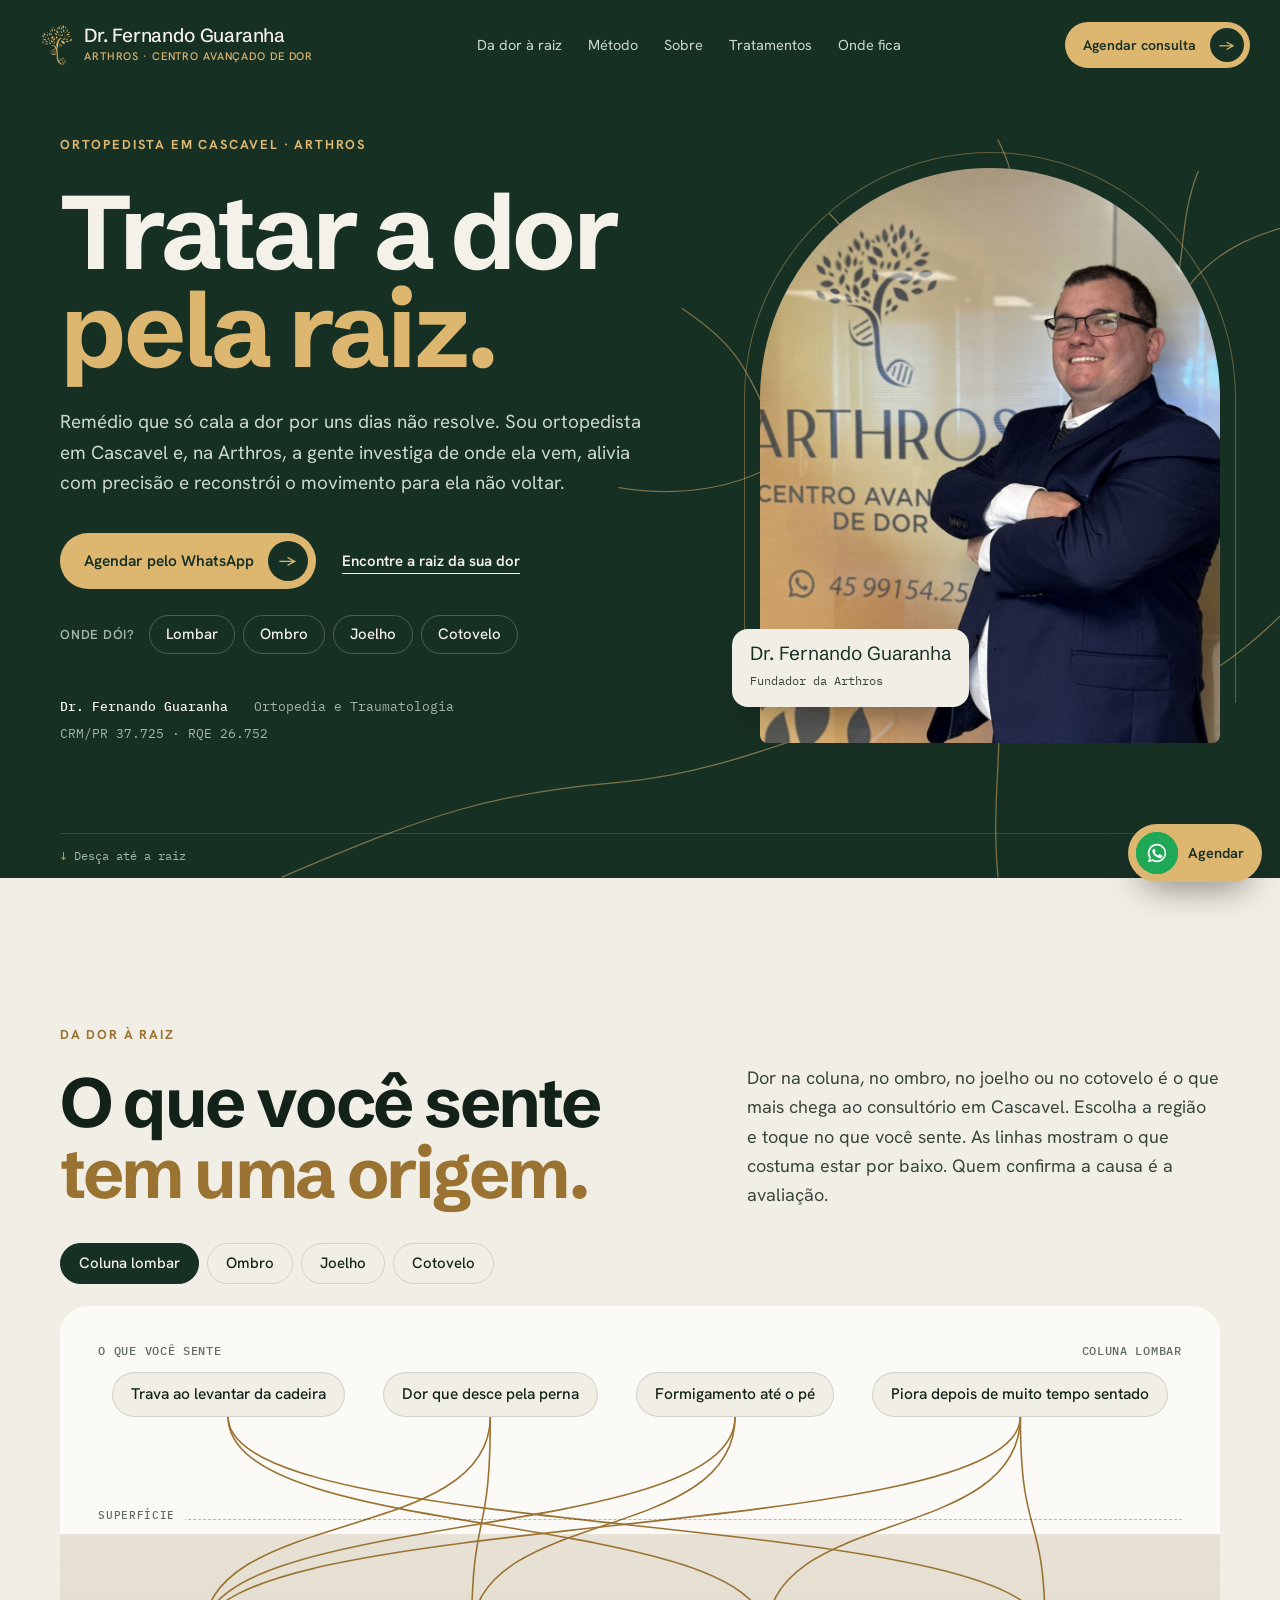
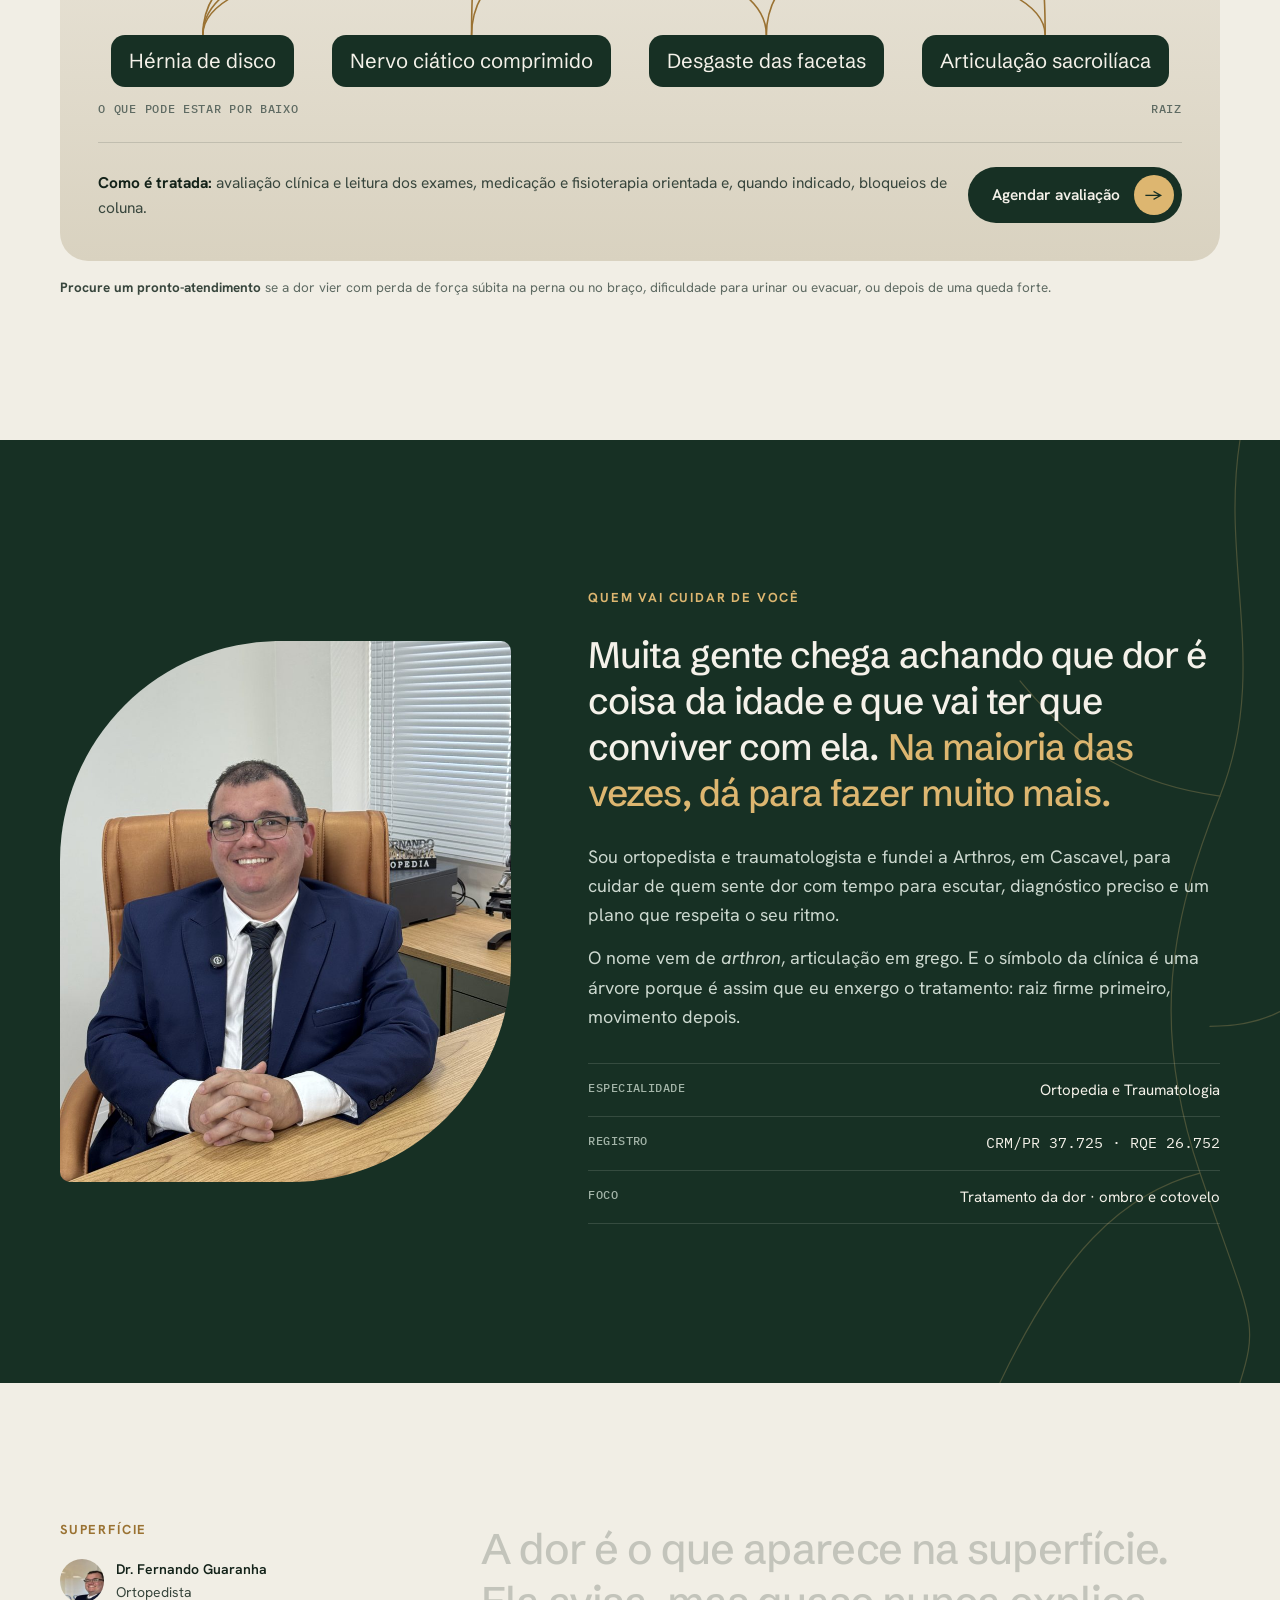
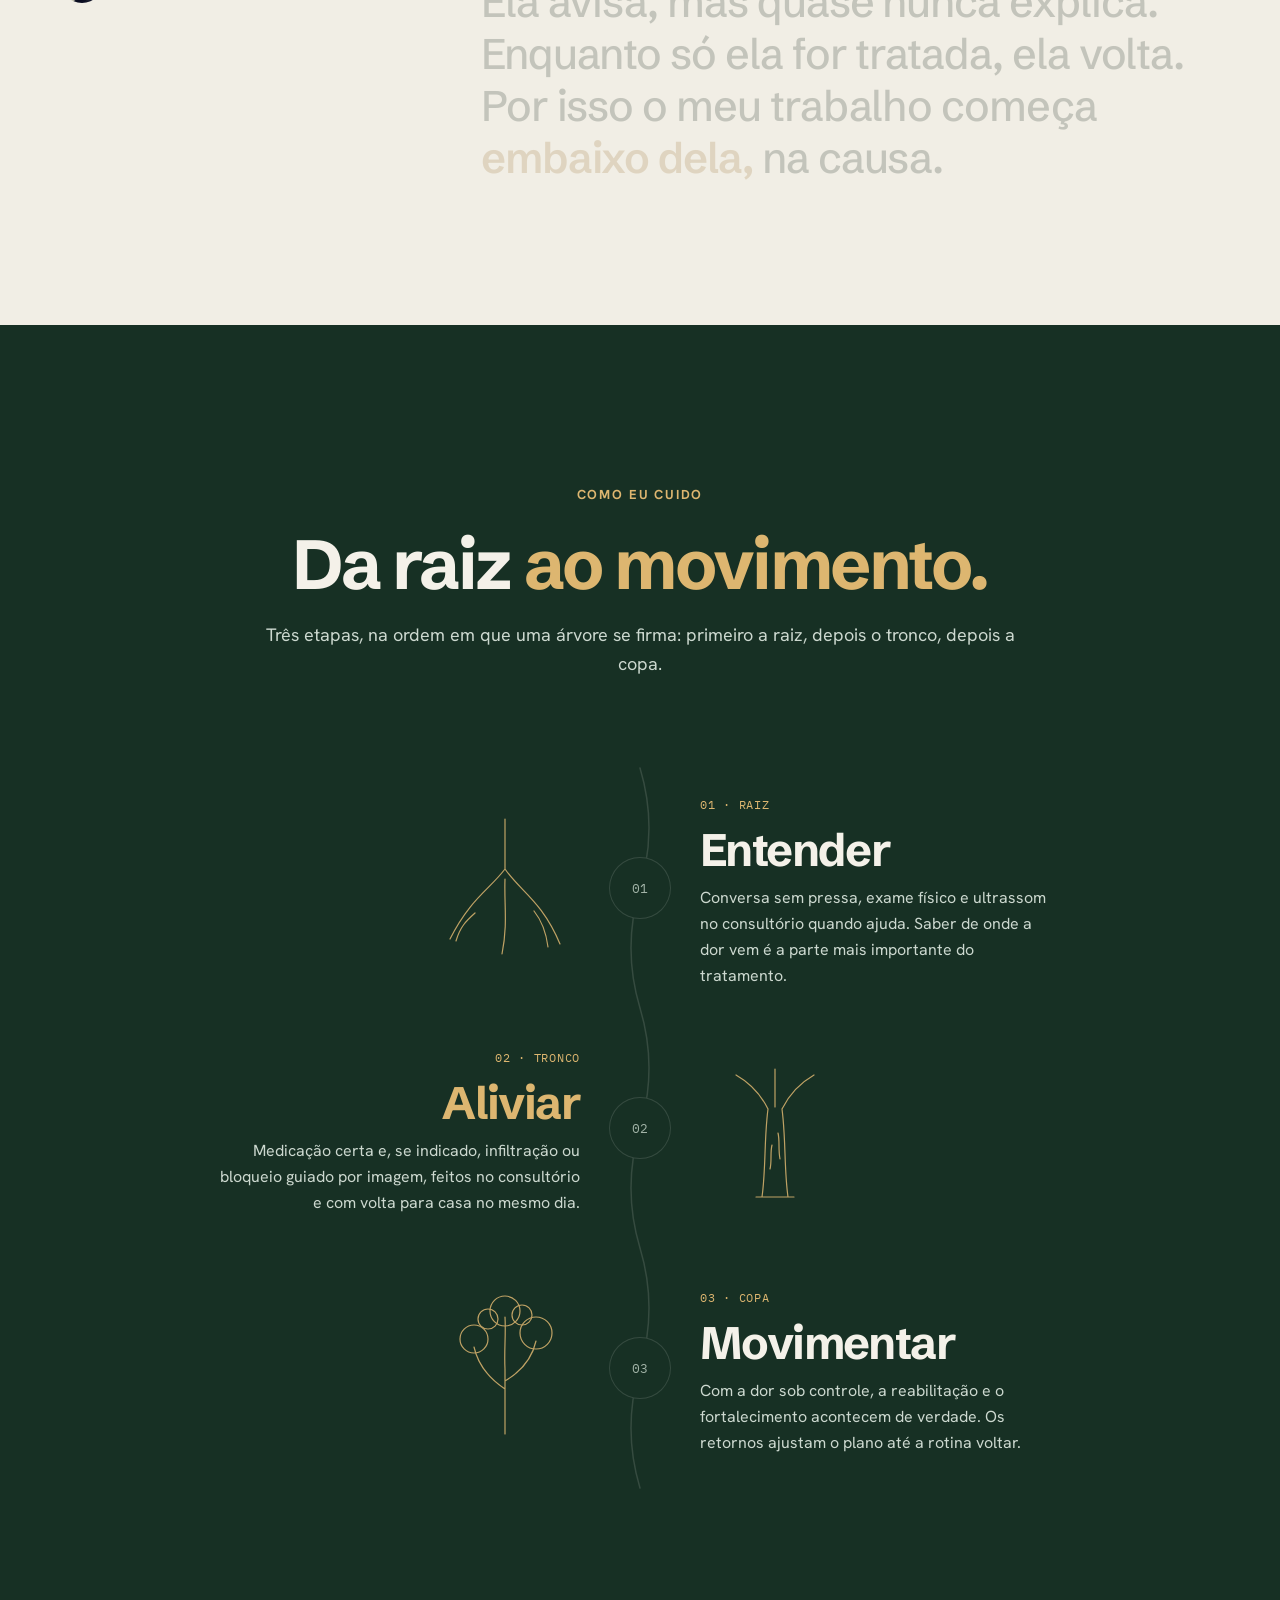
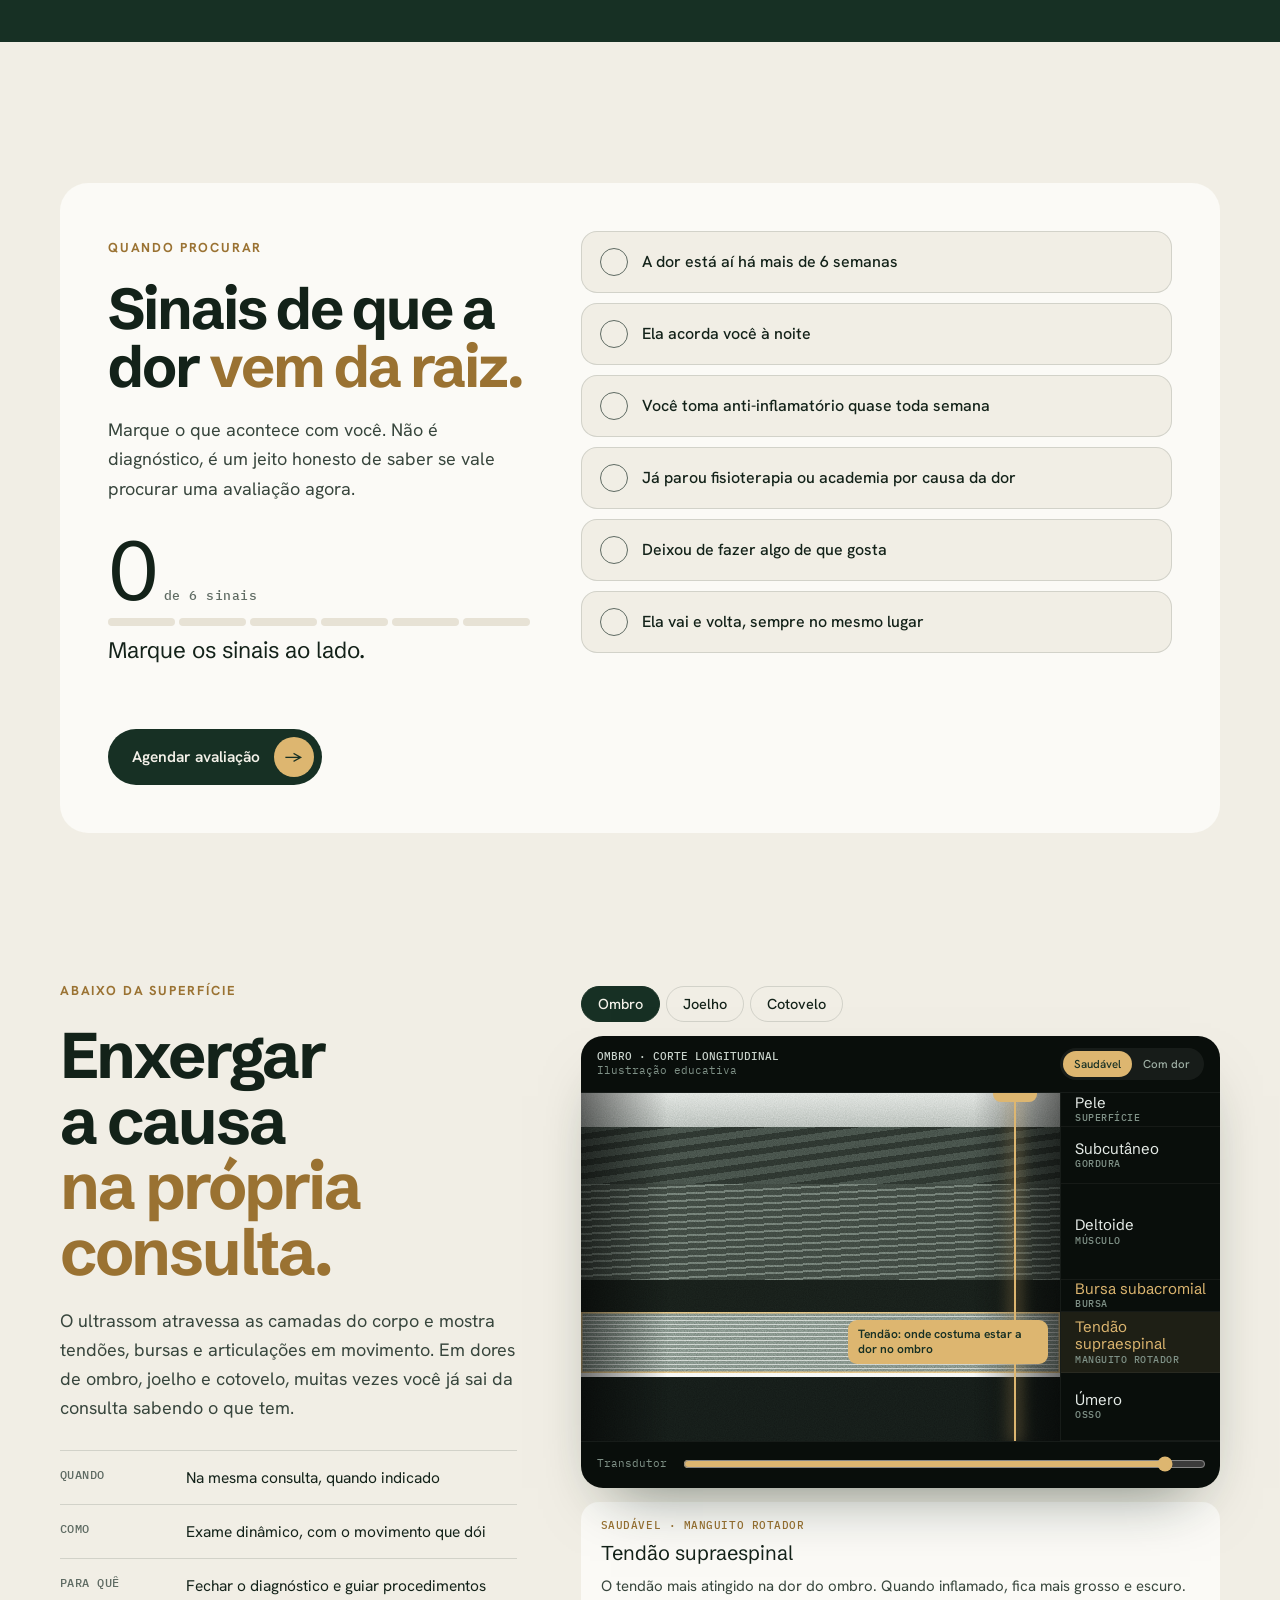
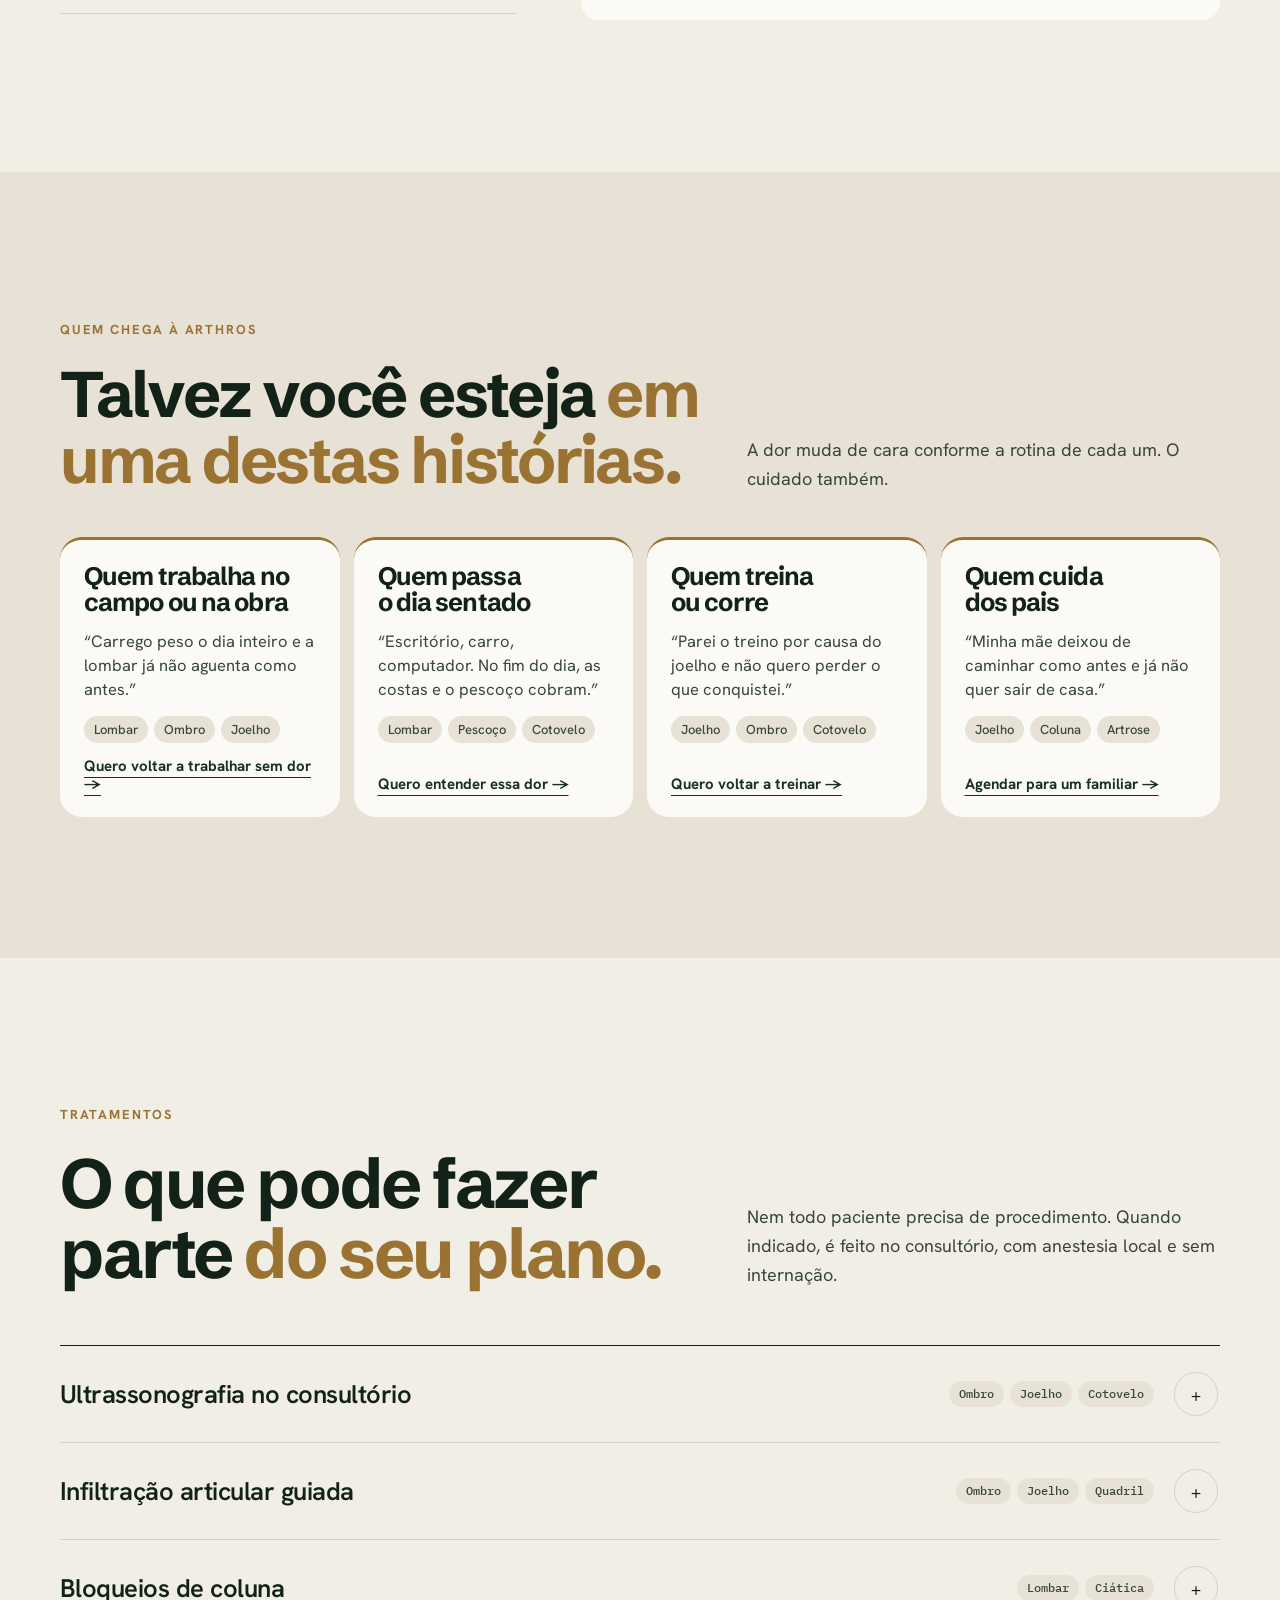
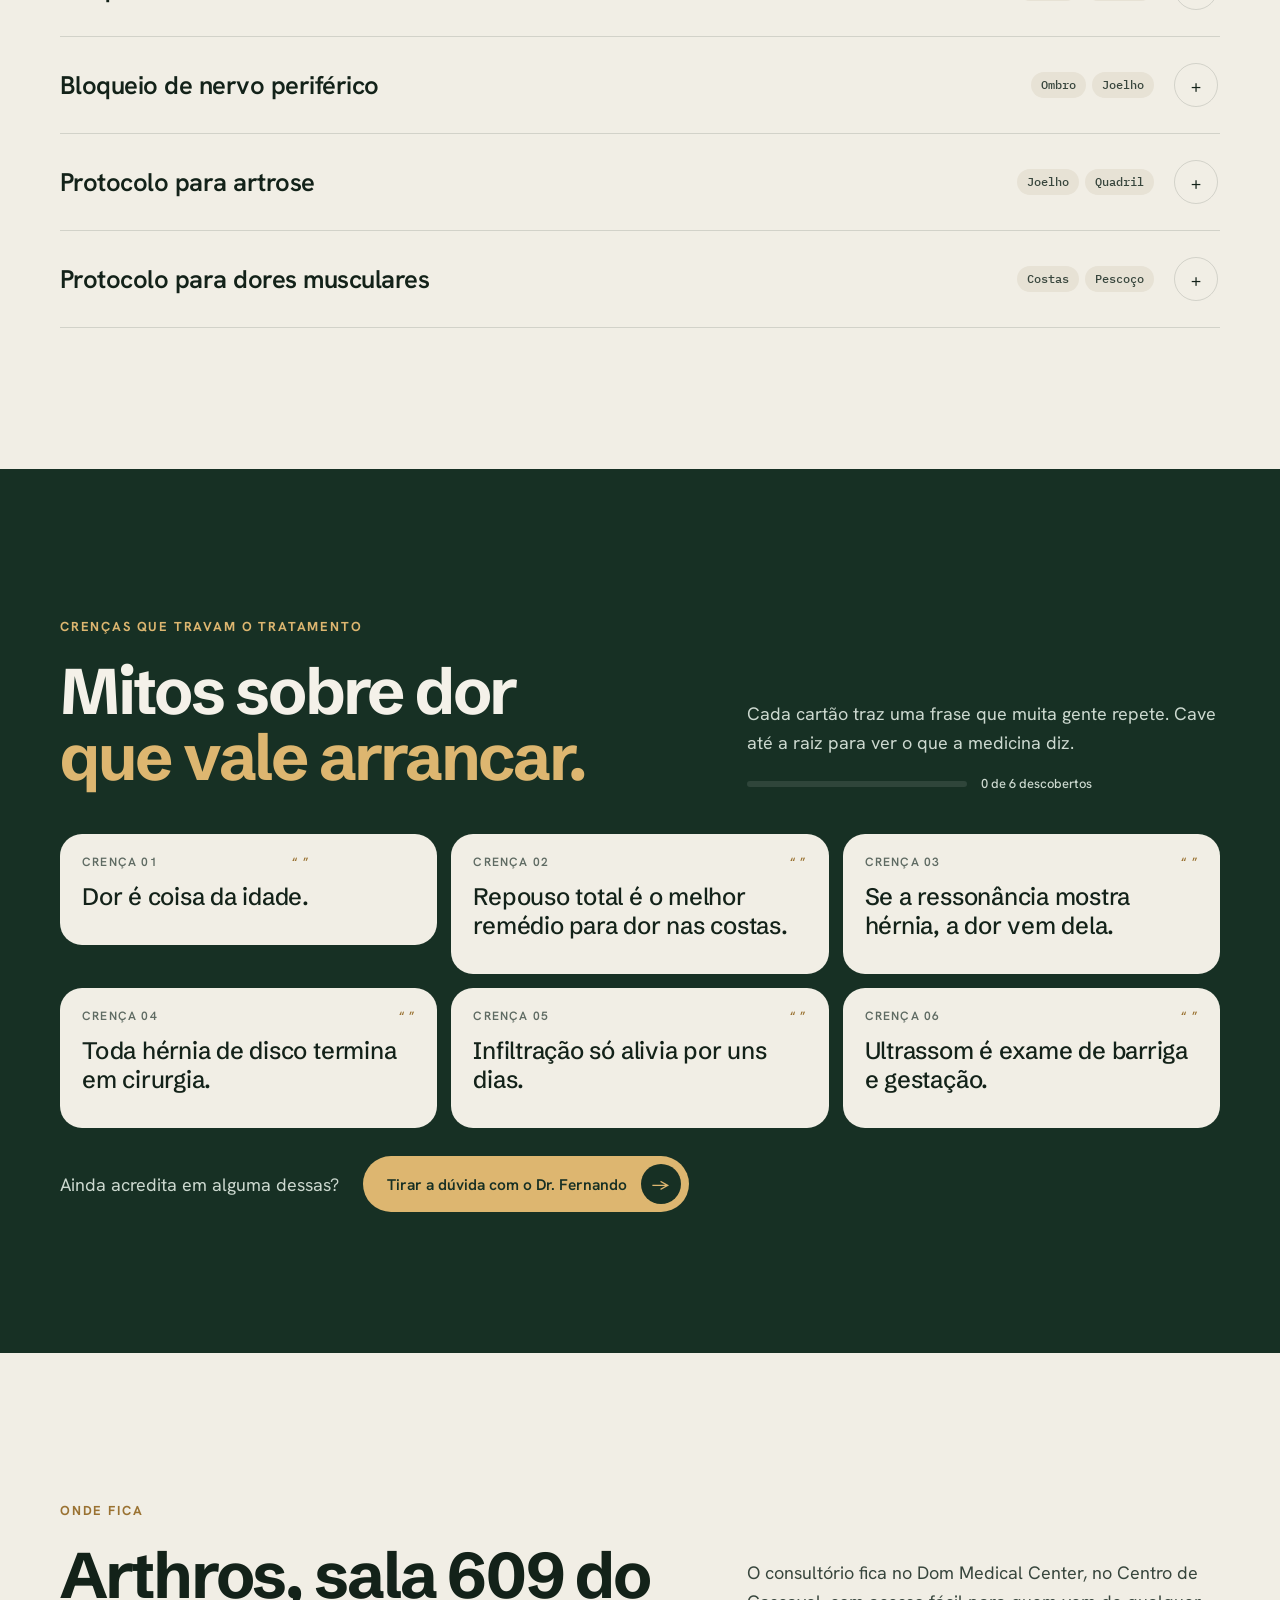
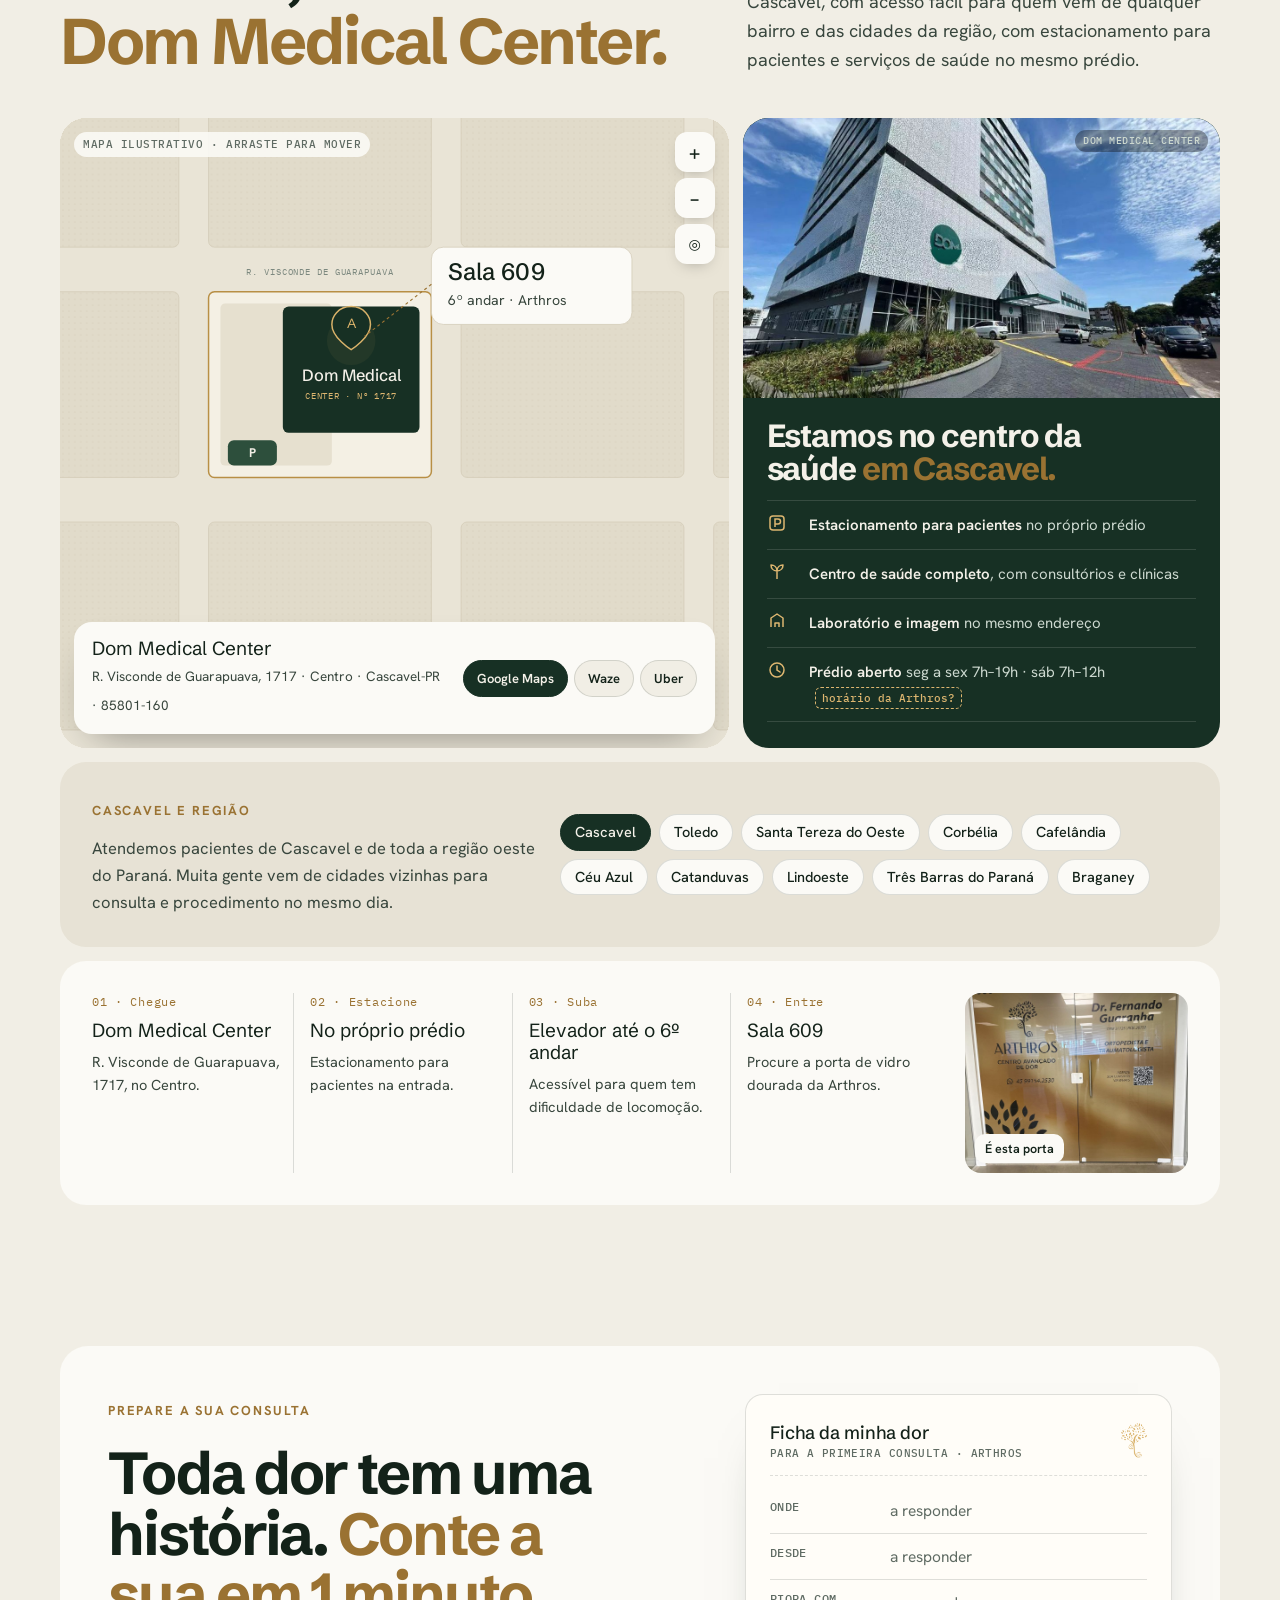
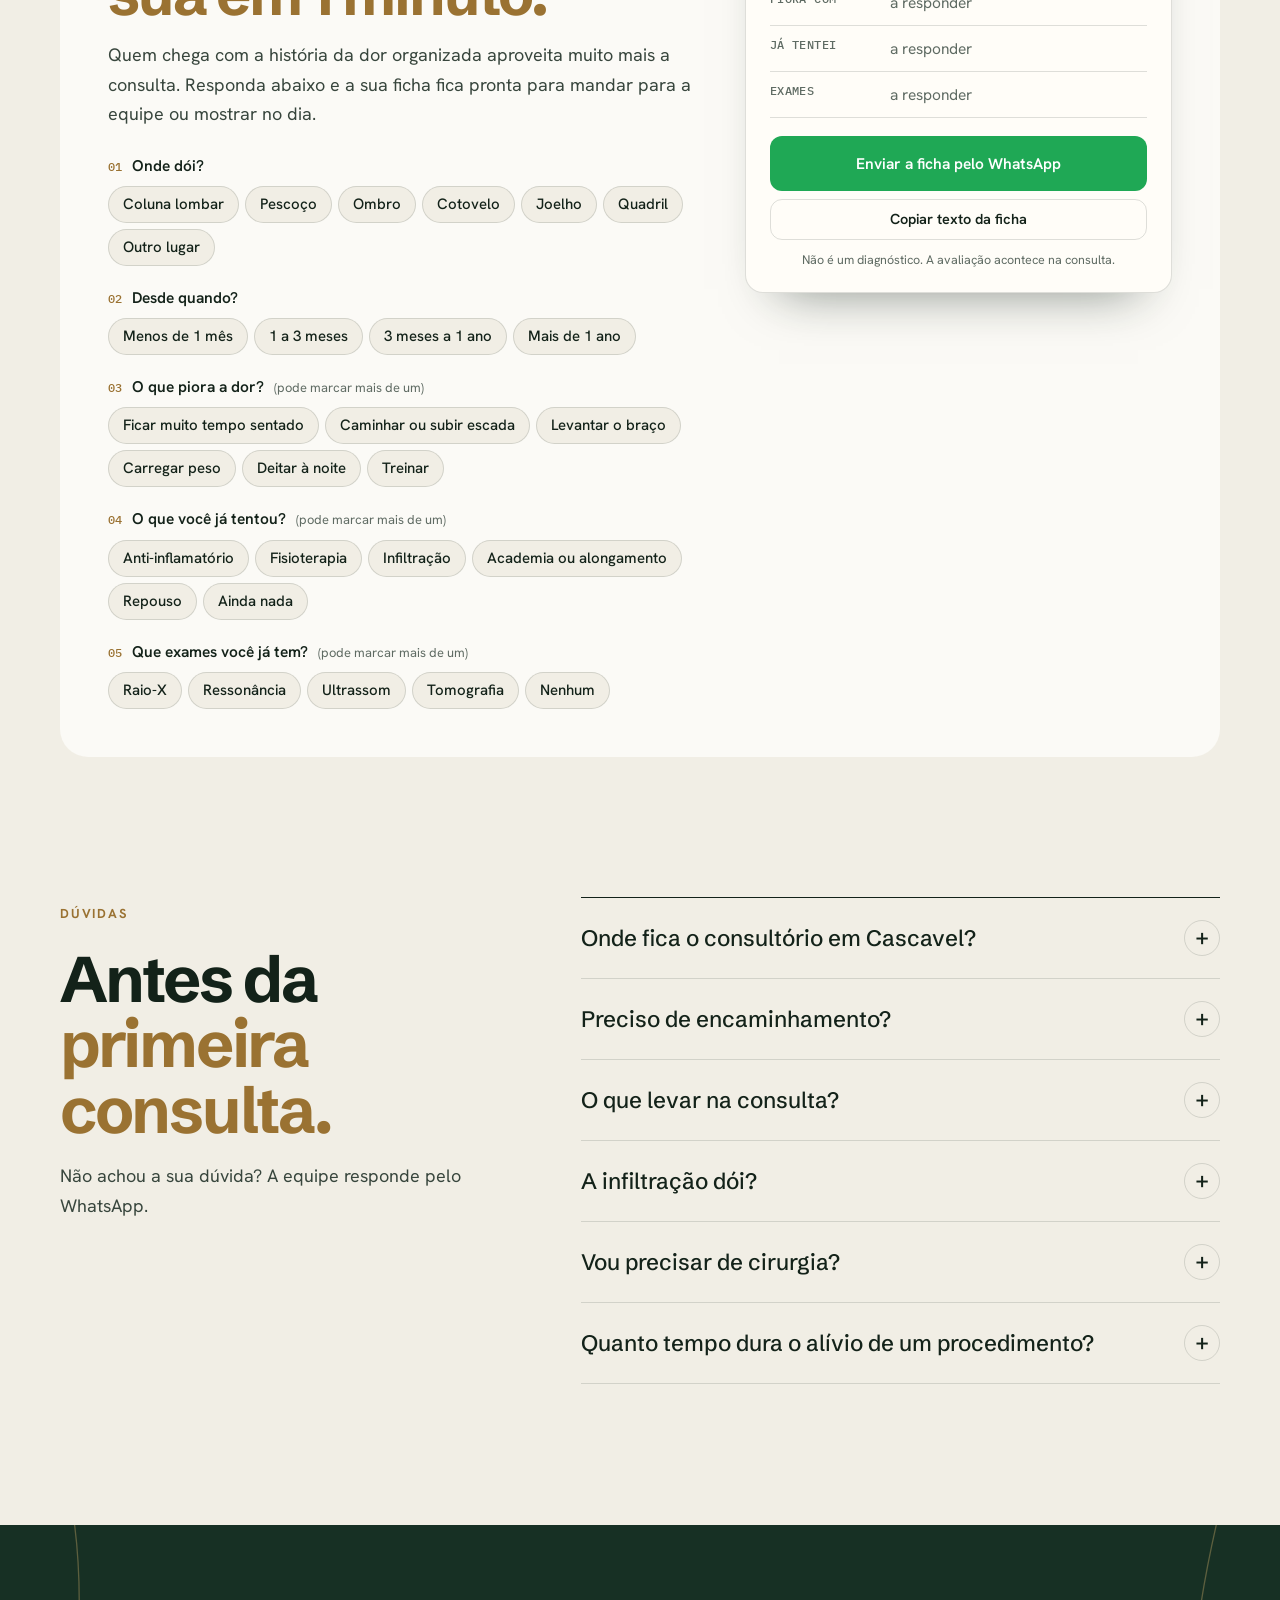
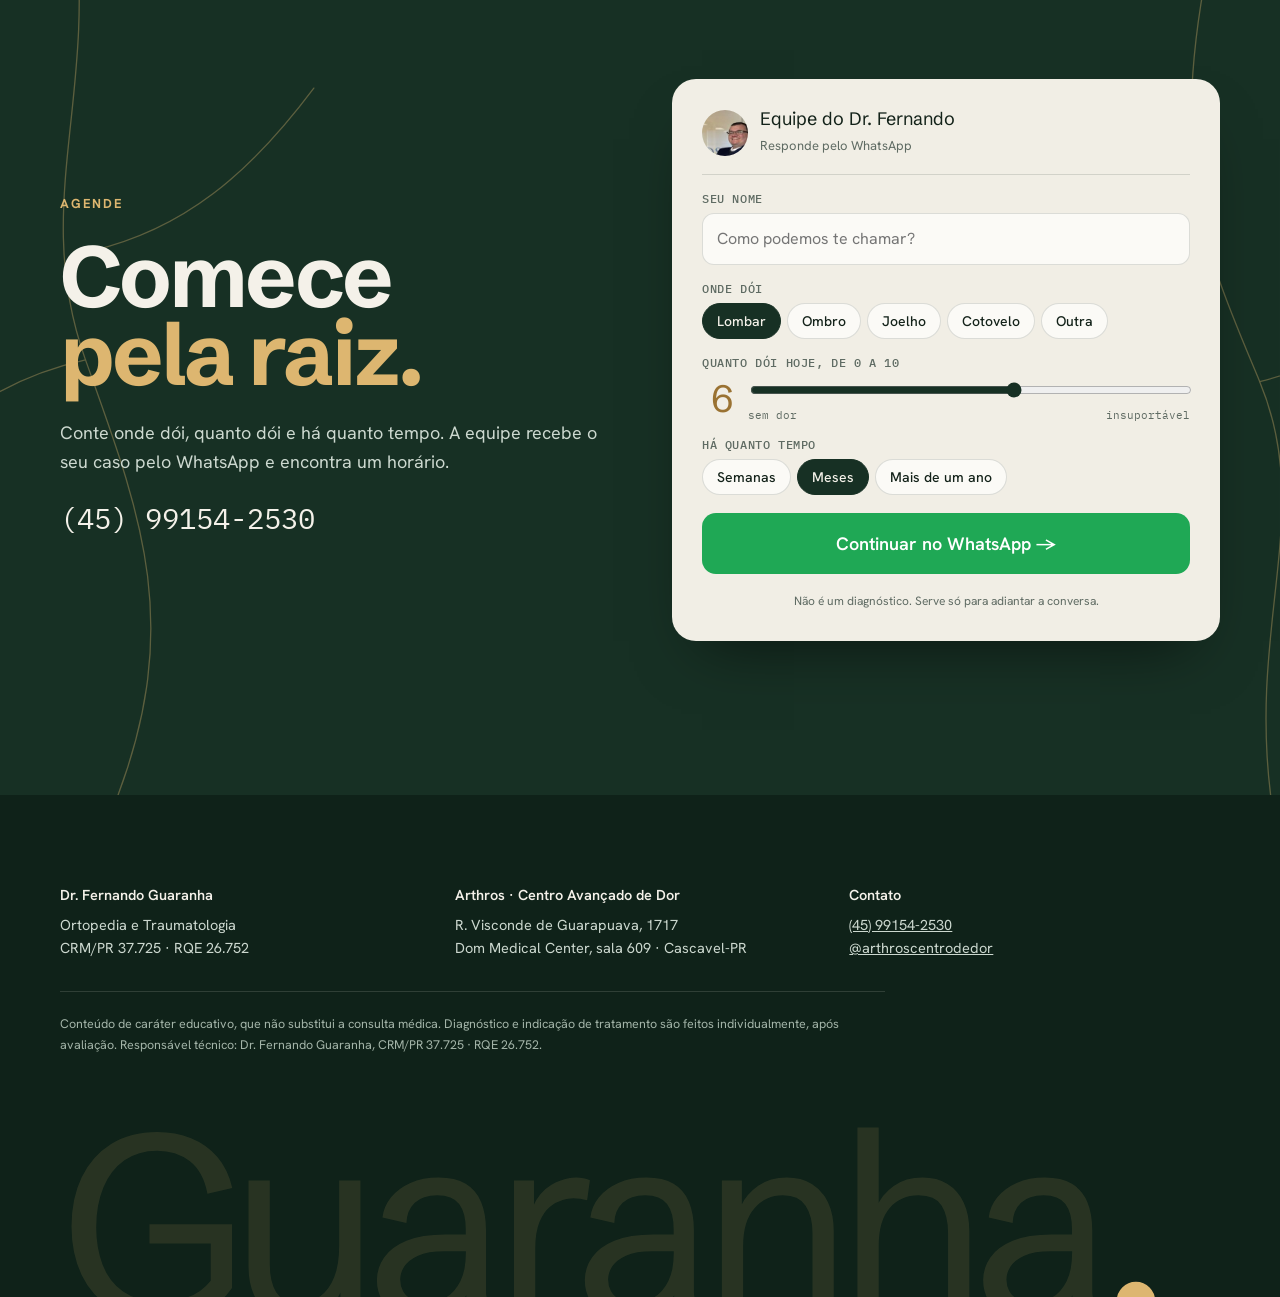
<file: agende.html>
<!doctype html>
<html lang="pt-BR">
<head>
<meta charset="utf-8">
<meta name="viewport" content="width=device-width, initial-scale=1">
<title>Dr. Fernando Guaranha · Ortopedista em Cascavel</title>
<meta name="description" content="Ortopedista em Cascavel especializado no tratamento da dor na coluna, ombro, joelho e cotovelo. Ultrassom no consultório, infiltração e bloqueios guiados. Arthros, Dom Medical Center, sala 609.">
<meta name="keywords" content="ortopedista Cascavel, tratamento da dor Cascavel, dor no ombro Cascavel, dor no joelho Cascavel, dor lombar Cascavel, infiltração Cascavel, bloqueio de coluna Cascavel, Arthros Cascavel, Dom Medical Center">
<meta name="robots" content="noindex,follow">
<meta name="author" content="Dr. Fernando Guaranha">
<meta name="geo.region" content="BR-PR">
<meta name="geo.placename" content="Cascavel">
<meta name="geo.position" content="-24.9569452;-53.4633422">
<meta name="ICBM" content="-24.9569452, -53.4633422">
<meta name="theme-color" content="#173024">
<link rel="canonical" href="https://SEU-DOMINIO.com.br/agende.html">
<link rel="icon" type="image/png" href="img/arthros_gold.png">
<meta property="og:type" content="website">
<meta property="og:locale" content="pt_BR">
<meta property="og:site_name" content="Dr. Fernando Guaranha · Arthros">
<meta property="og:title" content="Dr. Fernando Guaranha · Ortopedista em Cascavel">
<meta property="og:description" content="Tratar a dor pela raiz. Coluna, ombro, joelho e cotovelo, com ultrassom no consultório. Arthros, Dom Medical Center, Cascavel-PR.">
<meta property="og:url" content="https://SEU-DOMINIO.com.br/">
<meta property="og:image" content="https://SEU-DOMINIO.com.br/img/og.jpg">
<meta property="og:image:width" content="1200">
<meta property="og:image:height" content="630">
<meta name="twitter:card" content="summary_large_image">
<script type="application/ld+json">
{"@context":"https://schema.org","@graph":[
{"@type":"Physician","@id":"https://SEU-DOMINIO.com.br/#medico","name":"Dr. Fernando Guaranha","description":"Ortopedista e traumatologista em Cascavel, com foco no tratamento da dor na coluna, ombro, joelho e cotovelo.","medicalSpecialty":"Orthopedic","url":"https://SEU-DOMINIO.com.br/","image":"https://SEU-DOMINIO.com.br/img/sobre.jpg","telephone":"+55-45-99154-2530","identifier":[{"@type":"PropertyValue","propertyID":"CRM/PR","value":"37725"},{"@type":"PropertyValue","propertyID":"RQE","value":"26752"}],"worksFor":{"@id":"https://SEU-DOMINIO.com.br/#clinica"},"address":{"@id":"https://SEU-DOMINIO.com.br/#endereco"},"areaServed":[{"@type":"City","name":"Cascavel"},{"@type":"City","name":"Toledo"},{"@type":"City","name":"Santa Tereza do Oeste"},{"@type":"City","name":"Corbélia"},{"@type":"City","name":"Cafelândia"}],"sameAs":["https://www.instagram.com/arthroscentrodedor/"]},
{"@type":"MedicalClinic","@id":"https://SEU-DOMINIO.com.br/#clinica","name":"Arthros · Centro Avançado de Dor","url":"https://SEU-DOMINIO.com.br/","image":"https://SEU-DOMINIO.com.br/img/fachada.jpg","logo":"https://SEU-DOMINIO.com.br/img/arthros_gold.png","telephone":"+55-45-99154-2530","medicalSpecialty":"Orthopedic","address":{"@type":"PostalAddress","@id":"https://SEU-DOMINIO.com.br/#endereco","streetAddress":"Rua Visconde de Guarapuava, 1717, sala 609 (Dom Medical Center)","addressLocality":"Cascavel","addressRegion":"PR","postalCode":"85801-160","addressCountry":"BR"},"geo":{"@type":"GeoCoordinates","latitude":-24.9569452,"longitude":-53.4633422},"hasMap":"https://www.google.com/maps/place/?q=place_id:ChIJ8yO1ZZ3V85QRUoaycMlhe_M","availableService":[{"@type":"MedicalProcedure","name":"Ultrassonografia musculoesquelética"},{"@type":"MedicalProcedure","name":"Infiltração articular guiada por ultrassom"},{"@type":"MedicalProcedure","name":"Bloqueios de coluna"},{"@type":"MedicalProcedure","name":"Bloqueio de nervo periférico"},{"@type":"MedicalProcedure","name":"Protocolo para artrose"}],"sameAs":["https://www.instagram.com/arthroscentrodedor/"]},
{"@type":"FAQPage","mainEntity":[
{"@type":"Question","name":"Onde fica o consultório em Cascavel?","acceptedAnswer":{"@type":"Answer","text":"No Dom Medical Center, Rua Visconde de Guarapuava, 1717, sala 609, no Centro de Cascavel. O prédio tem estacionamento para pacientes."}},
{"@type":"Question","name":"Preciso de encaminhamento?","acceptedAnswer":{"@type":"Answer","text":"Não. Você pode agendar direto pelo WhatsApp e contar um pouco da sua dor para a equipe já se preparar."}},
{"@type":"Question","name":"O que levar na consulta?","acceptedAnswer":{"@type":"Answer","text":"Os exames de imagem que já tiver (raio-X, ressonância, ultrassom) e a lista dos remédios que usa. Se faltar algum exame, ele é pedido na consulta."}},
{"@type":"Question","name":"A infiltração dói?","acceptedAnswer":{"@type":"Answer","text":"É feita com anestesia local e agulha fina, guiada por imagem. A maioria das pessoas descreve um desconforto rápido, e cada etapa é explicada antes de começar."}},
{"@type":"Question","name":"Vou precisar de cirurgia?","acceptedAnswer":{"@type":"Answer","text":"A maior parte das dores de coluna, ombro e joelho é tratada sem cirurgia. Se a avaliação mostrar que a cirurgia é o melhor caminho, você recebe essa informação com clareza e o encaminhamento adequado."}}
]}]}
</script>
<link rel="preconnect" href="https://fonts.googleapis.com">
<link rel="preconnect" href="https://fonts.gstatic.com" crossorigin>
<link rel="stylesheet" href="https://fonts.googleapis.com/css2?family=Schibsted+Grotesk:ital,wght@0,400..800;1,400..700&family=Hanken+Grotesk:wght@400;500;600;700&family=IBM+Plex+Mono:wght@400;500&display=swap">
<style>
/* Concept "Raiz": the page descends from surface (the symptom) to root (the cause) and grows back (movement).
   Committed palette from the Arthros world: forest green, cream, Arthros gold. Schibsted Grotesk carries the voice, Hanken reads, Plex Mono labels.
   Signatures: growing root lines, symptom→cause root diagram, method as a growing stem, ultrasound tissue layers. */
:root{
  --forest:#173024; --forest-2:#1E3A2C; --forest-3:#0F2219; --moss:#2D4F3C;
  --cream:#F1EEE5; --cream-2:#E7E2D5; --paper:#FBFAF6;
  --ink:#132219; --ink-2:#38463D; --ink-3:#5F6B63;
  --on:#F4F1E9; --on-2:#CCD8CF; --on-3:#A3B4A8;
  --gold:#DDB670; --gold-2:#9A7232; --gold-soft:rgba(217,178,106,.16);
  --line:rgba(22,38,29,.14); --line-on:rgba(241,238,229,.14);
  --wa:#1FA855;
  --f-serif:"Schibsted Grotesk","Helvetica Neue",Arial,sans-serif;
  --f-sans:"Hanken Grotesk","Segoe UI",system-ui,sans-serif;
  --f-mono:"IBM Plex Mono",ui-monospace,Menlo,monospace;
  --wrap:1240px; --ease:cubic-bezier(.2,.8,.2,1);
  color-scheme:light;
}
*{box-sizing:border-box}
html{scroll-behavior:smooth}
body{margin:0;background:var(--cream);color:var(--ink);font:400 18px/1.62 var(--f-sans);-webkit-font-smoothing:antialiased;overflow-x:clip}
img{display:block;max-width:100%}
a{color:inherit}
button{font:inherit;color:inherit}
:focus-visible{outline:2px solid var(--gold);outline-offset:3px;border-radius:6px}
.wrap{max-width:var(--wrap);margin:0 auto;padding-inline:clamp(16px,4vw,40px)}
h1,h2,h3{margin:0;font-family:var(--f-serif);font-weight:700;letter-spacing:-.035em;line-height:1.02;text-wrap:balance;font-optical-sizing:auto}
h2 em,h1 em,h3 em{font-style:normal;font-weight:700;color:var(--gold-2)}
.dark h2 em,.dark h1 em,.dark h3 em{color:var(--gold)}
p{margin:0}
.kick{display:inline-flex;align-items:center;gap:12px;font:700 13px/1 var(--f-sans);letter-spacing:.14em;text-transform:uppercase;color:var(--gold-2)}
.dark .kick{color:var(--gold)}
.mono{font-family:var(--f-mono);font-variant-numeric:tabular-nums}
.dark{background:var(--forest);color:var(--on)}

/* buttons */
.btn{display:inline-flex;align-items:center;gap:14px;text-decoration:none;border:0;cursor:pointer;font:600 15.5px/1 var(--f-sans);border-radius:999px;padding:8px 8px 8px 24px;transition:background .3s,color .3s}
.btn i{width:40px;height:40px;border-radius:50%;display:grid;place-items:center;font-style:normal;transition:transform .35s var(--ease)}
.btn:hover i{transform:rotate(-45deg)}
.btn--gold{background:var(--gold);color:var(--forest)}
.btn--gold i{background:var(--forest);color:var(--gold)}
.btn--gold:hover{background:#E6C487}
.btn--forest{background:var(--forest);color:var(--on)}
.btn--forest i{background:var(--gold);color:var(--forest)}
.btn--forest:hover{background:var(--moss)}
.lnk{font-weight:600;font-size:15px;text-underline-offset:7px;text-decoration-thickness:1px}

/* header */
.hdr{position:fixed;left:0;right:0;top:env(safe-area-inset-top,0px);z-index:60;padding:12px clamp(10px,2vw,20px);pointer-events:none}
.hdr__bar{pointer-events:auto;max-width:var(--wrap);margin:0 auto;display:flex;justify-content:space-between;align-items:center;gap:16px;padding:10px 10px 10px 22px;border-radius:999px;color:var(--on);transition:background .4s,color .4s,box-shadow .4s}
.hdr.solid .hdr__bar{background:rgba(23,48,36,.9);backdrop-filter:blur(14px);-webkit-backdrop-filter:blur(14px);box-shadow:0 14px 34px -18px rgba(0,0,0,.5)}
.logo{text-decoration:none;display:flex;align-items:center;gap:12px}
.logo img{width:30px;height:auto}
.logo b{display:block;font:500 19px/1.05 var(--f-serif);letter-spacing:-.01em}
.logo small{display:block;font:500 11px/1.3 var(--f-sans);letter-spacing:.08em;text-transform:uppercase;color:var(--gold);margin-top:3px}
.nav{display:flex;gap:26px}
.nav a{text-decoration:none;font-size:14.5px;color:var(--on-2)}
.nav a:hover{color:var(--on)}
.hdr .btn{padding:6px 6px 6px 18px;font-size:14px}
.hdr .btn i{width:34px;height:34px}
@media (max-width:980px){.nav{display:none}}
@media (max-width:480px){.hdr .btn span{display:none}.hdr .btn{padding:6px}.hdr__bar{padding-left:16px}.logo{gap:10px}.logo img{width:24px}.logo b{font-size:16px}.logo small{font-size:9.5px;letter-spacing:.06em}}

/* roots svg (shared) */
.roots{position:absolute;pointer-events:none;color:var(--gold);overflow:visible}
.roots path{fill:none;stroke:currentColor;stroke-width:1.2;stroke-linecap:round}
.grow path{stroke-dasharray:var(--len,1600);stroke-dashoffset:var(--len,1600);animation:grow 3.4s var(--ease) forwards}
.grow path:nth-child(2n){animation-delay:.25s}.grow path:nth-child(3n){animation-delay:.5s}
@keyframes grow{to{stroke-dashoffset:0}}

/* ============ HERO ============ */
.hero{position:relative;overflow:hidden;padding-top:clamp(96px,10vw,128px)}
.hero .roots{inset:auto 0 0 0;width:100%;height:84%;opacity:.5}
.hero__grid{position:relative;z-index:2;display:grid;grid-template-columns:minmax(0,1.12fr) minmax(0,.88fr);gap:clamp(28px,5vw,72px);align-items:end;padding-bottom:clamp(56px,7vw,96px)}
.hero h1{margin-top:26px;font-size:clamp(3.2rem,1.4rem + 6.4vw,7.4rem);line-height:.94;letter-spacing:-.035em;font-optical-sizing:auto}
.hero h1 em{display:block}
.hero__lead{margin-top:28px;font-size:clamp(1.03rem,.98rem + .3vw,1.18rem);color:var(--on-2);max-width:32em}
.hero__cta{margin-top:34px;display:flex;flex-wrap:wrap;gap:16px 26px;align-items:center}
.hero__cred{margin-top:44px;display:flex;flex-wrap:wrap;gap:10px 26px;font:400 12.5px/1.4 var(--f-mono);color:var(--on-3)}
.hero__cred b{color:var(--on);font-weight:500}
.por{position:relative;justify-self:end;width:min(100%,460px)}
.por__img{aspect-ratio:4/5;border-radius:240px 240px 8px 8px;overflow:hidden;position:relative;z-index:2;background:var(--forest-2)}
.por__img img{width:100%;height:100%;object-fit:cover}
.por__ring{position:absolute;inset:-16px -16px 40px -16px;border:1px solid rgba(217,178,106,.4);border-radius:260px 260px 0 0;border-bottom:0;z-index:1}
.por__tag{position:absolute;left:-28px;bottom:36px;z-index:3;background:var(--cream);color:var(--forest);border-radius:16px;padding:14px 18px;box-shadow:0 22px 44px -22px rgba(0,0,0,.6)}
.por__tag b{display:block;font:400 19px/1.1 var(--f-serif)}
.por__tag span{font:400 12px/1.4 var(--f-mono);color:var(--ink-2)}
.ground{position:relative;z-index:2;border-top:1px solid var(--line-on);display:flex;justify-content:space-between;gap:16px;padding-block:16px;font:400 12px/1 var(--f-mono);color:var(--on-3)}
.ground span:first-child::before{content:"↓ ";color:var(--gold)}
@media (max-width:920px){.hero__grid{grid-template-columns:1fr}.por{justify-self:start;width:min(86%,400px);margin-left:28px}}

/* ============ STRATA intro (manifesto) ============ */
.strata{padding-block:clamp(88px,11vw,150px);position:relative}
.manif{display:grid;grid-template-columns:minmax(0,4fr) minmax(0,8fr);gap:clamp(24px,4vw,56px)}
.manif p.big{font:500 clamp(1.6rem,1.15rem + 1.9vw,2.8rem)/1.22 var(--f-serif);letter-spacing:-.025em;font-optical-sizing:auto}
.manif p.big b{font-weight:500}
.manif p.big em{font-style:normal;font-weight:600;color:var(--gold-2)}
.manif .w{opacity:.2;transition:opacity .3s}
.manif .w.on{opacity:1}
.manif__side{display:grid;gap:22px;align-content:start}
.manif__sig{display:flex;gap:12px;align-items:center;font-size:14px;color:var(--ink-2)}
.manif__sig img{width:44px;height:44px;border-radius:50%;object-fit:cover}
.manif__sig b{display:block;color:var(--ink);font-weight:600}
@media (max-width:860px){.manif{grid-template-columns:1fr}}

/* ============ ROOT DIAGRAM: symptom → cause ============ */
.rd-sec{padding-block:clamp(88px,11vw,150px)}
.rd-head{display:grid;grid-template-columns:minmax(0,7fr) minmax(0,5fr);gap:24px;align-items:end;margin-bottom:34px}
.rd-head h2{font-size:clamp(2.4rem,1.3rem + 3.8vw,4.8rem);margin-top:20px}
.rd-head p{color:var(--ink-2);max-width:30em}
.regs{display:flex;flex-wrap:wrap;gap:8px;margin-bottom:22px}
.reg{border:1px solid var(--line);background:transparent;border-radius:999px;padding:12px 18px;font:500 15px/1 var(--f-sans);cursor:pointer;transition:all .3s}
.reg:hover{border-color:var(--ink)}
.reg[aria-selected="true"]{background:var(--forest);color:var(--on);border-color:var(--forest)}
.reg small{font:400 11px/1 var(--f-mono);opacity:.6;margin-left:6px}
.rd{position:relative;border-radius:28px;overflow:hidden;background:linear-gradient(180deg,var(--paper) 0%,var(--paper) 41%,var(--cream-2) 41%,#D9D2C0 100%)}
.rd__in{position:relative;z-index:2;padding:clamp(22px,3vw,40px)}
.rd__lbl{display:flex;justify-content:space-between;font:500 11.5px/1 var(--f-mono);letter-spacing:.06em;text-transform:uppercase;color:var(--ink-3)}
.rd__row{display:flex;flex-wrap:wrap;justify-content:space-around;gap:12px;margin-top:16px}
.sym{background:var(--cream);border:1px solid var(--line);border-radius:999px;padding:12px 18px;font:500 15.5px/1.2 var(--f-sans);cursor:pointer;transition:all .3s;text-align:center}
.sym:hover,.sym.on{background:var(--forest);color:var(--on);border-color:var(--forest)}
.rd__ground{position:relative;margin-block:clamp(70px,8vw,110px) 0;border-top:1.5px dashed rgba(22,38,29,.3)}
.rd__ground span{position:absolute;left:0;top:-10px;background:var(--paper);padding-right:10px;font:500 11px/1 var(--f-mono);letter-spacing:.06em;text-transform:uppercase;color:var(--ink-3)}
.rd__causes{margin-top:clamp(80px,9vw,120px)}
.cause{background:var(--forest);color:var(--on);border-radius:14px;padding:14px 18px;font:400 clamp(1.05rem,.95rem + .4vw,1.3rem)/1.15 var(--f-serif);transition:all .3s;text-align:center;min-width:150px}
.cause.dim{opacity:.35}
.rd__svg{position:absolute;inset:0;width:100%;height:100%;z-index:1;pointer-events:none}
.rd__svg path{fill:none;stroke:var(--gold-2);stroke-width:1.6;stroke-linecap:round;transition:opacity .3s}
.rd__svg path.dim{opacity:.18}
.rd__svg path.hl{stroke:var(--forest);stroke-width:2.2}
.rd__foot{position:relative;z-index:2;margin-top:28px;padding-top:24px;border-top:1px solid rgba(22,38,29,.14);display:grid;grid-template-columns:minmax(0,1fr) auto;gap:20px;align-items:center}
.rd__foot p{font-size:15.5px;color:var(--ink-2)}
.rd__foot b{color:var(--ink)}
.rd__note{margin-top:16px;font-size:13.5px;color:var(--ink-3)}
.rd__note b{color:var(--ink-2)}
@media (max-width:860px){.rd-head{grid-template-columns:1fr}.rd__foot{grid-template-columns:1fr}.cause{min-width:0;flex:1 1 40%}.sym{flex:1 1 40%}}

/* ============ METHOD: growing stem ============ */
.method{position:relative;padding-block:clamp(96px,12vw,170px);overflow:hidden}
.method__head{text-align:center;max-width:760px;margin:0 auto clamp(56px,7vw,96px)}
.method__head h2{font-size:clamp(2.4rem,1.3rem + 3.8vw,4.8rem);margin-top:22px}
.method__head p{margin-top:20px;color:var(--on-2)}
.stem{position:relative;max-width:980px;margin:0 auto}
.stem__svg{position:absolute;left:50%;top:0;height:100%;width:120px;transform:translateX(-50%);overflow:visible}
.stem__svg path{fill:none;stroke-linecap:round}
.stem__svg .bg{stroke:var(--line-on);stroke-width:1.5}
.stem__svg .fg{stroke:var(--gold);stroke-width:2.5}
.st{position:relative;display:grid;grid-template-columns:1fr 120px 1fr;align-items:center;min-height:240px}
.st__node{grid-column:2;justify-self:center;width:62px;height:62px;border-radius:50%;background:var(--forest);border:1.5px solid var(--line-on);display:grid;place-items:center;font:400 13px/1 var(--f-mono);color:var(--on-3);position:relative;z-index:2;transition:all .5s var(--ease)}
.st.lit .st__node{background:var(--gold);color:var(--forest);border-color:var(--gold);box-shadow:0 0 0 10px rgba(217,178,106,.14)}
.st__txt{max-width:360px}
.st:nth-child(odd) .st__txt{grid-column:1;grid-row:1;justify-self:end;text-align:right}
.st:nth-child(even) .st__txt{grid-column:3;grid-row:1}
.st__txt .mono{font-size:12px;color:var(--gold);letter-spacing:.06em;text-transform:uppercase}
.st__txt h3{font-size:clamp(2rem,1.4rem + 1.8vw,3rem);margin-top:10px}
.st__txt p{margin-top:12px;color:var(--on-2);font-size:16px}
.st__art{grid-row:1;color:var(--gold);opacity:.85}
.st:nth-child(odd) .st__art{grid-column:3;justify-self:start}
.st:nth-child(even) .st__art{grid-column:1;justify-self:end}
.st__art svg{width:150px;height:150px}
.st__art path,.st__art circle{fill:none;stroke:currentColor;stroke-width:1.2;stroke-linecap:round}
@media (max-width:860px){
  .stem__svg{left:30px}
  .st{grid-template-columns:60px 1fr;min-height:0;padding-block:26px;gap:16px}
  .st__node{grid-column:1;width:48px;height:48px}
  .st:nth-child(odd) .st__txt,.st:nth-child(even) .st__txt{grid-column:2;grid-row:1;text-align:left;justify-self:start}
  .st__art{display:none}
}

/* ============ ULTRASOUND LAYERS ============ */
.us{padding-block:0 clamp(88px,11vw,150px)}
.us__grid{display:grid;grid-template-columns:minmax(0,5fr) minmax(0,7fr);gap:clamp(28px,5vw,72px);align-items:center}
.us h2{font-size:clamp(2.3rem,1.3rem + 3.4vw,4.4rem);margin-top:20px}
.us__p{margin-top:20px;color:var(--ink-2);max-width:32em}
.us__list{margin-top:28px;display:grid;gap:0;border-top:1px solid var(--line)}
.us__list div{display:grid;grid-template-columns:110px minmax(0,1fr);gap:16px;padding:14px 0;border-bottom:1px solid var(--line);font-size:15.5px}
.us__list dt{font:500 12px/1.6 var(--f-mono);letter-spacing:.04em;text-transform:uppercase;color:var(--ink-3)}
.us__list dd{margin:0}
.layers{position:relative;border-radius:24px;overflow:hidden;background:#0C1410;color:#DDE5DF;box-shadow:0 30px 60px -30px rgba(15,34,25,.55)}
.layers__photo{position:relative;height:200px;overflow:hidden}
.layers__photo img{width:100%;height:100%;object-fit:cover;object-position:18% 38%;filter:grayscale(.2)}
.layers__photo::after{content:"";position:absolute;inset:0;background:linear-gradient(180deg,transparent 40%,#0C1410)}
.lay{position:relative;display:grid;grid-template-columns:minmax(0,1fr) 150px;align-items:center;border-top:1px solid rgba(255,255,255,.05)}
.lay__band{height:100%;min-height:var(--h);position:relative}
.lay__lbl{padding:0 16px;font:500 11px/1.3 var(--f-mono);letter-spacing:.05em;text-transform:uppercase;color:#93A59A}
.lay__lbl b{display:block;color:#E6ECE8;font:400 15px/1.2 var(--f-serif);text-transform:none;letter-spacing:0}
.l-skin .lay__band{background:linear-gradient(180deg,#C9CFC9,#9AA39C)}
.l-fat .lay__band{background:repeating-linear-gradient(170deg,#3A433D 0 8px,#2B332E 8px 15px)}
.l-mus .lay__band{background:repeating-linear-gradient(176deg,#5B655E 0 2px,#3A433D 2px 7px)}
.l-ten .lay__band{background:repeating-linear-gradient(180deg,#B9C2BB 0 1.5px,#6E7972 1.5px 4px);box-shadow:inset 0 0 0 2px var(--gold)}
.l-bone .lay__band{background:linear-gradient(180deg,#F2F4F2 0 4px,#1A211D 4px 100%)}
.l-ten .lay__lbl b{color:var(--gold)}
.scan{position:absolute;top:200px;bottom:0;width:2px;left:10%;background:var(--gold);box-shadow:0 0 18px 4px rgba(217,178,106,.45);animation:sweep 5s ease-in-out infinite;z-index:3}
@keyframes sweep{50%{left:calc(100% - 170px)}}
.layers__tag{position:absolute;right:166px;top:calc(200px + var(--tagtop));transform:translateY(-50%);z-index:4;background:var(--gold);color:var(--forest);font:600 12px/1.25 var(--f-sans);padding:8px 10px;border-radius:10px;max-width:180px}
.layers__tag::after{content:"";position:absolute;right:-6px;top:50%;width:12px;height:12px;background:var(--gold);transform:translateY(-50%) rotate(45deg)}
.layers__foot{padding:12px 16px;display:flex;justify-content:space-between;font:400 10.5px/1.3 var(--f-mono);color:#7F9187;border-top:1px solid rgba(255,255,255,.06)}
@media (max-width:920px){.us__grid{grid-template-columns:1fr}}
@media (max-width:520px){.lay{grid-template-columns:minmax(0,1fr) 112px}.layers__tag{right:118px;max-width:140px}@keyframes sweep{50%{left:calc(100% - 130px)}}}

/* ============ ABOUT ============ */
.about{padding-block:clamp(88px,11vw,150px);position:relative;overflow:hidden}
.about__grid{display:grid;grid-template-columns:minmax(0,5fr) minmax(0,7fr);gap:clamp(28px,6vw,96px);align-items:center;position:relative;z-index:2}
.about__img{aspect-ratio:900/1080;border-radius:220px 10px 220px 10px;overflow:hidden;position:relative}
.about__img img{width:100%;height:100%;object-fit:cover}
.about blockquote{margin:22px 0 0;font:500 clamp(1.5rem,1.1rem + 1.5vw,2.4rem)/1.25 var(--f-serif);letter-spacing:-.025em;font-optical-sizing:auto}
.about blockquote em{font-style:normal;color:var(--gold)}
.about__p{margin-top:26px;display:grid;gap:14px;color:var(--on-2);max-width:36em}
.sheet{margin-top:32px;border-top:1px solid var(--line-on)}
.sheet div{display:flex;justify-content:space-between;gap:18px;padding:14px 0;border-bottom:1px solid var(--line-on);font-size:15px}
.sheet dt{color:var(--on-3);font:500 12px/1.6 var(--f-mono);letter-spacing:.04em;text-transform:uppercase}
.sheet dd{margin:0;text-align:right}
.about .roots{right:-60px;top:0;width:520px;height:100%;opacity:.25}
@media (max-width:900px){.about__grid{grid-template-columns:1fr}.about__img{max-width:420px}}

/* ============ TREATMENTS ============ */
.tr{padding-block:clamp(88px,11vw,150px)}
.tr__head{display:grid;grid-template-columns:minmax(0,7fr) minmax(0,5fr);gap:24px;align-items:end;margin-bottom:clamp(32px,5vw,56px)}
.tr__head h2{font-size:clamp(2.4rem,1.3rem + 3.8vw,4.8rem);margin-top:20px}
.tr__head p{color:var(--ink-2)}
.tlist{border-top:1px solid var(--ink)}
.tlist details{border-bottom:1px solid var(--line)}
.tlist summary{list-style:none;cursor:pointer;display:grid;grid-template-columns:minmax(0,1fr) auto 46px;gap:20px;align-items:center;padding:26px 0}
.tlist summary::-webkit-details-marker{display:none}
.tlist h3{font-size:clamp(1.55rem,1.15rem + 1.3vw,2.4rem);transition:color .3s,transform .4s var(--ease)}
.tlist summary:hover h3{color:var(--gold-2);transform:translateX(8px)}
.tags{display:flex;gap:6px;flex-wrap:wrap;justify-content:flex-end}
.tags span{font:500 12px/1 var(--f-mono);padding:7px 10px;border-radius:999px;background:var(--cream-2);color:var(--ink-2)}
.plus{width:44px;height:44px;border-radius:50%;border:1px solid var(--line);display:grid;place-items:center;transition:all .35s var(--ease)}
details[open] .plus{transform:rotate(45deg);background:var(--forest);color:var(--gold);border-color:var(--forest)}
.tlist .body{display:grid;grid-template-columns:minmax(0,7fr) minmax(0,5fr);gap:32px;padding:0 0 30px;color:var(--ink-2)}
.tlist dl{margin:0;font-size:14.5px}
.tlist dl div{display:flex;justify-content:space-between;gap:16px;padding:10px 0;border-top:1px solid var(--line)}
.tlist dd{margin:0;color:var(--ink);font-weight:500;text-align:right}
@media (max-width:760px){.tr__head{grid-template-columns:1fr}.tags{display:none}.tlist summary{grid-template-columns:minmax(0,1fr) 44px}.tlist .body{grid-template-columns:1fr}}

/* ============ CLINIC ============ */
.cl{padding-bottom:clamp(88px,11vw,150px)}
.cl__card{background:var(--paper);border-radius:28px;overflow:hidden;display:grid;grid-template-columns:minmax(0,5fr) minmax(0,7fr)}
.cl__img{position:relative;min-height:460px}
.cl__img img{position:absolute;inset:0;width:100%;height:100%;object-fit:cover}
.cl__info{padding:clamp(26px,4vw,52px);display:grid;gap:22px;align-content:center}
.cl__info h2{font-size:clamp(2.1rem,1.3rem + 2.6vw,3.6rem)}
.cl__info p.lead{color:var(--ink-2)}
.cl__info .sheet{border-color:var(--line)}
.cl__info .sheet div{border-color:var(--line)}
.cl__info .sheet dt{color:var(--ink-3)}
.todo{font:500 10.5px/1 var(--f-mono);color:var(--gold-2);border:1px dashed var(--gold-2);border-radius:6px;padding:3px 6px;margin-left:6px;white-space:nowrap}
@media (max-width:860px){.cl__card{grid-template-columns:1fr}.cl__img{min-height:340px}}

/* ============ FAQ ============ */
.faq{padding-block:0 clamp(88px,11vw,150px)}
.faq__grid{display:grid;grid-template-columns:minmax(0,5fr) minmax(0,7fr);gap:clamp(28px,5vw,72px)}
.faq h2{font-size:clamp(2.3rem,1.3rem + 3.4vw,4.4rem);margin-top:20px}
.faq__l p{margin-top:18px;color:var(--ink-2)}
.faq__list{border-top:1px solid var(--ink)}
.faq details{border-bottom:1px solid var(--line)}
.faq summary{list-style:none;cursor:pointer;display:flex;justify-content:space-between;gap:18px;align-items:center;padding:22px 0;font:400 clamp(1.15rem,1rem + .5vw,1.4rem)/1.25 var(--f-serif)}
.faq summary::-webkit-details-marker{display:none}
.faq .plus{width:36px;height:36px;flex:none}
.faq details p{padding:0 0 22px;color:var(--ink-2);max-width:40em}
@media (max-width:860px){.faq__grid{grid-template-columns:1fr}}

/* ============ FINAL CTA ============ */
.final{position:relative;overflow:hidden;padding-block:clamp(96px,12vw,170px)}
.final .roots{inset:0;width:100%;height:100%;opacity:.35}
.final__grid{position:relative;z-index:2;display:grid;grid-template-columns:minmax(0,6fr) minmax(0,6fr);gap:clamp(28px,5vw,72px);align-items:center}
.final h2{font-size:clamp(2.8rem,1.4rem + 5vw,6.4rem);line-height:.9;margin-top:22px}
.final__p{margin-top:24px;color:var(--on-2);max-width:30em}
.final__phone{margin-top:28px;font:400 clamp(1.3rem,1rem + 1vw,1.8rem)/1 var(--f-mono);color:var(--on);user-select:all}
.pre{background:var(--cream);color:var(--ink);border-radius:24px;padding:clamp(20px,3vw,30px);display:grid;gap:18px;box-shadow:0 30px 60px -30px rgba(0,0,0,.6)}
.pre__h{display:flex;gap:12px;align-items:center;padding-bottom:16px;border-bottom:1px solid var(--line)}
.pre__h img{width:46px;height:46px;border-radius:50%;object-fit:cover}
.pre__h b{display:block;font:400 18px/1.1 var(--f-serif)}
.pre__h span{font-size:13px;color:var(--ink-3)}
.fq{display:grid;gap:8px}
.fq > span,.fq > label{font:500 12px/1 var(--f-mono);letter-spacing:.05em;text-transform:uppercase;color:var(--ink-3)}
.fq input[type=text]{font:inherit;font-size:16px;padding:12px 14px;border-radius:12px;border:1px solid var(--line);background:var(--paper);color:var(--ink)}
.opts{display:flex;flex-wrap:wrap;gap:6px}
.opt{border:1px solid var(--line);background:var(--paper);border-radius:999px;padding:10px 14px;font:500 14px/1 var(--f-sans);cursor:pointer}
.opt[aria-pressed="true"]{background:var(--forest);color:var(--on);border-color:var(--forest)}
.rng{display:grid;grid-template-columns:auto minmax(0,1fr);gap:14px;align-items:center}
.rng output{font:400 38px/1 var(--f-serif);color:var(--gold-2);min-width:1.4ch;text-align:right}
.rng input{width:100%;accent-color:var(--forest)}
.rng__l{display:flex;justify-content:space-between;font:400 11px/1 var(--f-mono);color:var(--ink-3);margin-top:4px}
.pre__send{display:flex;justify-content:center;align-items:center;gap:10px;text-decoration:none;background:var(--wa);color:#fff;font-weight:600;padding:16px;border-radius:14px}
.pre small{font-size:12px;color:var(--ink-3);text-align:center}
@media (max-width:900px){.final__grid{grid-template-columns:1fr}}

/* ============ FOOTER ============ */
.foot{background:var(--forest-3);color:var(--on);padding-top:clamp(56px,8vw,88px);overflow:hidden}
.foot__row{display:grid;grid-template-columns:repeat(3,minmax(0,1fr));gap:24px;font-size:14.5px;color:var(--on-2)}
.foot__row b{display:block;color:var(--on);font-weight:600;margin-bottom:6px}
.foot__legal{margin-top:32px;padding-top:22px;border-top:1px solid var(--line-on);font-size:12.5px;color:var(--on-3);max-width:66em}
.foot__word{margin-top:40px;font:300 clamp(5rem,1rem + 19vw,17rem)/.78 var(--f-serif);letter-spacing:-.06em;color:rgba(217,178,106,.12);white-space:nowrap;transform:translateY(14%)}
.foot__word em{font-style:normal;color:var(--gold)}
@media (max-width:760px){.foot__row{grid-template-columns:1fr}}

/* floating WA */
.fab{position:fixed;right:18px;bottom:calc(18px + env(safe-area-inset-bottom,0px));z-index:70;display:flex;align-items:center;gap:10px;text-decoration:none;background:var(--gold);color:var(--forest);font:600 14.5px/1 var(--f-sans);padding:8px 18px 8px 8px;border-radius:999px;box-shadow:0 16px 36px -14px rgba(0,0,0,.55)}
.fab i{width:42px;height:42px;border-radius:50%;background:var(--wa);color:#fff;display:grid;place-items:center;position:relative}
.fab i::after{content:"";position:absolute;inset:0;border-radius:50%;border:2px solid var(--wa);animation:ring 2.4s ease-out infinite}
@keyframes ring{0%{transform:scale(1);opacity:.8}100%{transform:scale(1.8);opacity:0}}
@media (max-width:520px){.fab span{display:none}.fab{padding:8px}}

/* ===== v6 additions ===== */
[class] {font-optical-sizing:auto}

.faq summary{font-weight:500}
.foot__word{font-optical-sizing:auto}
html{background:var(--forest-3)}
/* treatments: legible titles */
.tlist h3{font-family:var(--f-sans);font-weight:600;font-size:clamp(1.2rem,1rem + .75vw,1.65rem);letter-spacing:-.02em;line-height:1.2;font-variation-settings:normal}

/* self-check */
.chk{padding-block:clamp(88px,11vw,150px)}
.chk__card{background:var(--paper);border-radius:28px;padding:clamp(24px,4vw,48px);display:grid;grid-template-columns:minmax(0,5fr) minmax(0,7fr);gap:clamp(24px,4vw,56px)}
.chk h2{font-size:clamp(2.1rem,1.2rem + 3vw,3.9rem);margin-top:20px}
.chk__lead{margin-top:18px;color:var(--ink-2)}
.chk__meter{margin-top:30px;display:grid;gap:10px}
.chk__count{font:300 clamp(3.4rem,2rem + 4vw,5.4rem)/.9 var(--f-serif);letter-spacing:-.04em}
.chk__count small{font:500 13px/1 var(--f-mono);letter-spacing:.04em;color:var(--ink-3);margin-left:8px}
.chk__bar{display:grid;grid-template-columns:repeat(6,1fr);gap:4px}
.chk__bar i{height:8px;border-radius:8px;background:var(--cream-2);transition:background .3s}
.chk__bar i.on{background:var(--gold-2)}
.chk__msg{font:400 clamp(1.15rem,1rem + .5vw,1.4rem)/1.3 var(--f-serif);min-height:3.2em}
.chk__list{display:grid;gap:10px;align-content:start}
.ci{display:grid;grid-template-columns:28px minmax(0,1fr);gap:14px;align-items:center;text-align:left;border:1px solid var(--line);background:var(--cream);border-radius:16px;padding:16px 18px;cursor:pointer;font:500 16px/1.35 var(--f-sans);transition:all .25s}
.ci:hover{border-color:var(--ink-3)}
.ci span.box{width:28px;height:28px;border-radius:50%;border:1.5px solid var(--ink-3);display:grid;place-items:center;transition:all .25s}
.ci[aria-pressed="true"]{background:var(--forest);color:var(--on);border-color:var(--forest)}
.ci[aria-pressed="true"] span.box{background:var(--gold);border-color:var(--gold);color:var(--forest)}
.ci[aria-pressed="false"] span.box svg{opacity:0}
.chk__cta{margin-top:22px}
@media (max-width:900px){.chk__card{grid-template-columns:1fr}}

/* ultrasound simulator */
.usx{display:grid;gap:14px}
.usx__tabs{display:flex;gap:6px;flex-wrap:wrap}
.usx__tab{border:1px solid var(--line);background:transparent;border-radius:999px;padding:10px 16px;font:500 14.5px/1 var(--f-sans);cursor:pointer}
.usx__tab[aria-selected="true"]{background:var(--forest);color:var(--on);border-color:var(--forest)}
.scr{position:relative;border-radius:22px;overflow:hidden;background:#090E0B;color:#DDE5DF;box-shadow:0 30px 60px -30px rgba(15,34,25,.55)}
.scr__top{display:flex;justify-content:space-between;align-items:center;gap:10px;padding:12px 16px;font:400 10.5px/1.3 var(--f-mono);color:#7F9187;border-bottom:1px solid rgba(255,255,255,.06)}
.scr__top b{color:#C9D3CC;font-weight:500}
.mode{display:inline-flex;background:rgba(255,255,255,.06);border-radius:999px;padding:3px}
.mode button{border:0;background:transparent;color:#9FB0A5;font:500 11.5px/1 var(--f-sans);padding:7px 11px;border-radius:999px;cursor:pointer}
.mode button[aria-pressed="true"]{background:var(--gold);color:var(--forest)}
.scr__body{position:relative;display:grid;grid-template-columns:minmax(0,1fr) 160px}
.img{position:relative;overflow:hidden}
.img::after{content:"";position:absolute;inset:0;pointer-events:none;mix-blend-mode:overlay;opacity:.55;background-image:url("data:image/svg+xml,%3Csvg xmlns='http://www.w3.org/2000/svg' width='160' height='160'%3E%3Cfilter id='n'%3E%3CfeTurbulence type='fractalNoise' baseFrequency='.9' numOctaves='2' stitchTiles='stitch'/%3E%3CfeColorMatrix values='0 0 0 0 1 0 0 0 0 1 0 0 0 0 1 0 0 0 .9 0'/%3E%3C/filter%3E%3Crect width='100%25' height='100%25' filter='url(%23n)'/%3E%3C/svg%3E")}
.img::before{content:"";position:absolute;inset:0;pointer-events:none;z-index:2;background:linear-gradient(90deg,rgba(0,0,0,.55),transparent 18%,transparent 82%,rgba(0,0,0,.55))}
.ly{position:relative;transition:height .5s var(--ease),background .5s;cursor:pointer}
.ly.sel{box-shadow:inset 0 0 0 1.5px var(--gold)}
.t-skin{background:linear-gradient(180deg,#D7DCD7,#A8B0AA)}
.t-fat{background:repeating-linear-gradient(172deg,#3B443E 0 7px,#262D28 7px 13px)}
.t-mus{background:repeating-linear-gradient(177deg,#5E6861 0 2px,#353D37 2px 7px)}
.t-bursa{background:#141A16}
.t-bursa.fluid{background:radial-gradient(ellipse at 50% 50%,#000 40%,#0B0F0D 70%)}
.t-ten{background:repeating-linear-gradient(180deg,#C2CAC4 0 1.5px,#6F7A73 1.5px 4px)}
.t-ten.sick{background:repeating-linear-gradient(180deg,#5A645D 0 1.5px,#2E3530 1.5px 5px)}
.t-cart{background:#0E1310;border-top:1px solid #8E9A92}
.t-bone{background:linear-gradient(180deg,#F4F6F4 0 4px,#121815 4px 100%)}
.probe{position:absolute;top:0;bottom:0;width:2px;background:var(--gold);box-shadow:0 0 16px 3px rgba(217,178,106,.45);z-index:3;transition:left .08s linear}
.probe::before{content:"";position:absolute;top:-1px;left:50%;transform:translateX(-50%);width:44px;height:10px;border-radius:0 0 8px 8px;background:var(--gold)}
.lbls{border-left:1px solid rgba(255,255,255,.06)}
.lb{width:100%;background:transparent;border:0;border-bottom:1px solid rgba(255,255,255,.05);text-align:left;color:inherit;font:inherit;display:flex;flex-direction:column;justify-content:center;padding:0 14px;border-bottom:1px solid rgba(255,255,255,.05);cursor:pointer;transition:height .5s var(--ease),background .3s;overflow:hidden}
.lb b{font:400 15px/1.15 var(--f-serif);color:#E6ECE8}
.lb span{font:500 10px/1.3 var(--f-mono);letter-spacing:.05em;text-transform:uppercase;color:#7F9187}
.lb.key b{color:var(--gold)}
.lb.sel{background:rgba(217,178,106,.1)}
.flag{position:absolute;z-index:4;right:12px;transform:translateY(-50%);background:var(--gold);color:var(--forest);font:600 12px/1.25 var(--f-sans);padding:7px 10px;border-radius:9px;max-width:200px;transition:top .5s var(--ease),opacity .3s;pointer-events:none}
.scr__ctl{padding:12px 16px 14px;border-top:1px solid rgba(255,255,255,.06);display:grid;grid-template-columns:auto minmax(0,1fr);gap:14px;align-items:center;font:400 11px/1 var(--f-mono);color:#7F9187}
.scr__ctl input{width:100%;accent-color:var(--gold)}
.usx__info{background:var(--paper);border-radius:18px;padding:18px 20px;display:grid;gap:6px;min-height:118px}
.usx__info b{font:400 20px/1.15 var(--f-serif)}
.usx__info p{font-size:15px;color:var(--ink-2)}
.usx__info small{font:500 11px/1 var(--f-mono);letter-spacing:.05em;text-transform:uppercase;color:var(--gold-2)}
@media (max-width:520px){.scr__body{grid-template-columns:minmax(0,1fr) 116px}.lb b{font-size:13.5px}.flag{max-width:150px;font-size:11px}}

.region{grid-column:1/-1;display:grid;grid-template-columns:minmax(0,5fr) minmax(0,7fr);gap:20px;align-items:center;background:var(--cream-2);border-radius:26px;padding:clamp(20px,3vw,32px)}
.region p{margin-top:12px;color:var(--ink-2);font-size:16.5px}
.region ul{list-style:none;margin:0;padding:0;display:flex;flex-wrap:wrap;gap:8px}
.region li{font:500 14.5px/1 var(--f-sans);padding:10px 14px;border-radius:999px;background:var(--paper);border:1px solid var(--line)}
.region li:first-child{background:var(--forest);color:var(--on);border-color:var(--forest)}
@media (max-width:860px){.region{grid-template-columns:1fr}}

/* history builder */
.hs{padding-block:0 clamp(88px,11vw,150px)}
.hs__card{display:grid;grid-template-columns:minmax(0,7fr) minmax(0,5fr);gap:clamp(20px,3vw,40px);background:var(--paper);border-radius:28px;padding:clamp(22px,4vw,48px)}
.hs h2{font-size:clamp(2.2rem,1.3rem + 3vw,4rem);margin-top:20px}
.hs__lead{margin-top:16px;color:var(--ink-2);max-width:34em}
.hs__steps{margin-top:28px;display:grid;gap:22px}
.hq{display:grid;gap:10px}
.hq__t{display:flex;gap:10px;align-items:baseline;font:600 15.5px/1.3 var(--f-sans)}
.hq__t span{font:500 12px/1 var(--f-mono);color:var(--gold-2)}
.hq__o{display:flex;flex-wrap:wrap;gap:6px}
.ho{border:1px solid var(--line);background:var(--cream);border-radius:999px;padding:10px 14px;font:500 15px/1 var(--f-sans);cursor:pointer}
.ho[aria-pressed="true"]{background:var(--forest);color:var(--on);border-color:var(--forest)}
.ficha{position:relative;align-self:start;position:sticky;top:110px;background:#FFFDF8;border:1px solid var(--line);border-radius:18px;padding:26px 24px 22px;box-shadow:0 30px 50px -34px rgba(19,34,25,.55);font-size:15.5px}
.ficha__h{display:flex;justify-content:space-between;align-items:center;gap:12px;padding-bottom:14px;border-bottom:1.5px dashed var(--line)}
.ficha__h img{width:26px}
.ficha__h b{font:500 18px/1.1 var(--f-serif)}
.ficha__h small{display:block;font:500 11px/1.3 var(--f-mono);color:var(--ink-3);letter-spacing:.04em;text-transform:uppercase}
.ficha dl{margin:12px 0 0;display:grid}
.ficha dl div{display:grid;grid-template-columns:110px minmax(0,1fr);gap:10px;padding:10px 0;border-bottom:1px solid var(--line)}
.ficha dt{font:500 11.5px/1.5 var(--f-mono);letter-spacing:.04em;text-transform:uppercase;color:var(--ink-3)}
.ficha dd{margin:0;font-weight:500}
.ficha dd.empty{color:var(--ink-3);font-weight:400}
.ficha__act{margin-top:18px;display:grid;gap:8px}
.ficha__send{display:flex;justify-content:center;align-items:center;gap:10px;text-decoration:none;background:var(--wa);color:#fff;font-weight:600;padding:15px;border-radius:12px}
.ficha__copy{border:1px solid var(--line);background:transparent;border-radius:12px;padding:12px;font:600 14.5px/1 var(--f-sans);cursor:pointer}
.ficha small.n{display:block;margin-top:10px;font-size:12.5px;color:var(--ink-3);text-align:center}
@media (max-width:900px){.hs__card{grid-template-columns:1fr}.ficha{position:static}}

/* myths v2: dig from belief to root */
.my{padding-block:clamp(88px,11vw,150px)}
.my__head{display:grid;grid-template-columns:minmax(0,7fr) minmax(0,5fr);gap:24px;align-items:end;margin-bottom:clamp(28px,4vw,44px)}
.my__head h2{font-size:clamp(2.3rem,1.3rem + 3.4vw,4.4rem);margin-top:20px}
.my__prog{display:flex;align-items:center;gap:14px;margin-top:20px;font:500 13px/1 var(--f-sans);color:var(--on-2)}
.my__prog i{flex:1;max-width:220px;height:6px;border-radius:6px;background:rgba(255,255,255,.1);overflow:hidden}
.my__prog i b{display:block;height:100%;width:0;background:var(--gold);transition:width .5s var(--ease)}
.cards{display:grid;grid-template-columns:repeat(3,minmax(0,1fr));gap:14px;align-items:start}
.mc{display:flex;flex-direction:column;width:100%;border:0;padding:0;text-align:left;cursor:pointer;color:inherit;font:inherit;border-radius:22px;overflow:hidden;background:var(--cream);position:relative;transition:transform .35s var(--ease),box-shadow .35s}
.mc:hover{transform:translateY(-3px);box-shadow:0 22px 40px -24px rgba(0,0,0,.7)}
.mc__top{padding:22px 22px 18px;display:grid;gap:14px;color:var(--ink);position:relative}
.mc__idx{display:flex;justify-content:space-between;align-items:center;font:600 12px/1 var(--f-sans);letter-spacing:.1em;text-transform:uppercase;color:var(--ink-3)}
.mc__idx em{font-style:normal;color:var(--gold-2)}
.mc__q{font:500 clamp(1.25rem,1.05rem + .55vw,1.55rem)/1.22 var(--f-serif);letter-spacing:-.01em;position:relative}
.mc__q s{text-decoration:none;background:linear-gradient(var(--gold-2),var(--gold-2)) no-repeat 0 58%/0% 2px;transition:background-size .6s var(--ease)}
.mc[aria-expanded="true"] .mc__q s{background-size:100% 2px;color:var(--ink-3)}
.mc__soil{position:relative;height:16px;background:repeating-linear-gradient(90deg,var(--gold-2) 0 6px,transparent 6px 12px) top/100% 1.5px no-repeat}
.mc__soil::after{content:"Toque para cavar ↓";position:absolute;right:22px;top:-9px;background:var(--cream);padding:2px 8px;border-radius:999px;font:600 11.5px/1.4 var(--f-sans);color:var(--gold-2)}
.mc[aria-expanded="true"] .mc__soil::after{content:"A raiz"}
.mc__root{display:grid;grid-template-rows:0fr;transition:grid-template-rows .55s var(--ease);background:var(--forest-2);color:var(--on)}
.mc[aria-expanded="true"] .mc__root{grid-template-rows:1fr}
.mc__root > div{overflow:hidden}
.mc__in{padding:20px 22px 22px;display:grid;gap:10px;position:relative}
.mc__v{display:inline-flex;align-items:center;gap:8px;font:600 12.5px/1 var(--f-sans);letter-spacing:.08em;text-transform:uppercase;color:var(--gold)}
.mc__v::before{content:"";width:9px;height:9px;border-radius:50%;background:currentColor}
.mc__v.v-mito{color:#E7A37A}.mc__v.v-dep{color:var(--gold)}
.mc__in p{font-size:16.5px;line-height:1.55;color:var(--on-2)}
.mc__in svg{position:absolute;right:10px;bottom:6px;width:90px;height:60px;color:var(--gold);opacity:.35}
.mc__in svg path{fill:none;stroke:currentColor;stroke-width:1.2;stroke-dasharray:200;stroke-dashoffset:200;transition:stroke-dashoffset 1.2s var(--ease) .2s}
.mc[aria-expanded="true"] .mc__in svg path{stroke-dashoffset:0}
.my__cta{margin-top:28px;display:flex;flex-wrap:wrap;gap:16px 24px;align-items:center;color:var(--on-2)}
@media (max-width:900px){.cards{grid-template-columns:1fr 1fr}.my__head{grid-template-columns:1fr}}
@media (max-width:600px){.cards{grid-template-columns:1fr}}

/* personas */
.ps{padding-block:clamp(88px,11vw,150px);background:var(--cream-2)}
.ps__head{display:grid;grid-template-columns:minmax(0,7fr) minmax(0,5fr);gap:24px;align-items:end;margin-bottom:clamp(28px,4vw,44px)}
.ps__head h2{font-size:clamp(2.3rem,1.3rem + 3.4vw,4.4rem);margin-top:20px}
.ps__head p{color:var(--ink-2)}
.pgrid{display:grid;grid-template-columns:repeat(4,minmax(0,1fr));gap:14px}
.pc{background:var(--paper);border-radius:22px;padding:24px;display:flex;flex-direction:column;gap:14px;border-top:3px solid var(--gold-2)}
.pc h3{font-size:clamp(1.35rem,1.1rem + .6vw,1.65rem)}
.pc q{font:400 16.5px/1.45 var(--f-sans);color:var(--ink-2);font-optical-sizing:auto;quotes:"“" "”"}
.pc ul{list-style:none;margin:0;padding:0;display:flex;flex-wrap:wrap;gap:6px}
.pc li{font:500 13px/1 var(--f-sans);padding:7px 10px;border-radius:999px;background:var(--cream-2);color:var(--ink-2)}
.pc a{margin-top:auto;font:700 15px/1.2 var(--f-sans);color:var(--forest);text-underline-offset:6px}
@media (max-width:1000px){.pgrid{grid-template-columns:1fr 1fr}.ps__head{grid-template-columns:1fr}}
@media (max-width:560px){.pgrid{grid-template-columns:1fr}}

/* hero region chips */
.hero__regs{margin-top:26px;display:flex;flex-wrap:wrap;gap:8px;align-items:center}
.hero__regs span{font:600 13px/1 var(--f-sans);letter-spacing:.06em;text-transform:uppercase;color:var(--on-3);margin-right:6px}
.hero__regs a{text-decoration:none;font:500 15px/1 var(--f-sans);padding:11px 16px;border-radius:999px;border:1px solid rgba(241,238,229,.25);color:var(--on);transition:all .25s}
.hero__regs a:hover{background:var(--on);color:var(--forest)}

/* location: Arthros inside Dom Medical Center */
.loc{padding-block:clamp(88px,11vw,150px)}
.loc__head{display:grid;grid-template-columns:minmax(0,7fr) minmax(0,5fr);gap:24px;align-items:end;margin-bottom:clamp(28px,4vw,44px)}
.loc__head h2{font-size:clamp(2.3rem,1.3rem + 3.4vw,4.4rem);margin-top:20px}
.loc__head p{color:var(--ink-2)}
.loc__grid{display:grid;grid-template-columns:minmax(0,7fr) minmax(0,5fr);gap:14px}
.mapc{position:relative;border-radius:26px;overflow:hidden;background:#E9E4D6;min-height:520px}
.map{position:absolute;inset:0;cursor:grab;touch-action:none}
.map:active{cursor:grabbing}
.map svg{width:100%;height:100%;display:block}
.map iframe{position:absolute;inset:0;width:100%;height:100%;border:0}
.mapc__ui{position:absolute;right:14px;top:14px;display:grid;gap:6px;z-index:3}
.mapc__ui button{width:40px;height:40px;border-radius:12px;border:0;background:var(--paper);box-shadow:0 6px 16px -8px rgba(0,0,0,.35);font:500 20px/1 var(--f-sans);cursor:pointer;color:var(--ink)}
.mapc__card{position:absolute;left:14px;bottom:14px;right:14px;z-index:3;background:var(--paper);border-radius:18px;padding:16px 18px;box-shadow:0 18px 40px -20px rgba(0,0,0,.45);display:grid;grid-template-columns:minmax(0,1fr) auto;gap:12px 16px;align-items:center}
.mapc__card b{display:block;font:400 19px/1.15 var(--f-serif)}
.mapc__card span{font-size:13.5px;color:var(--ink-2)}
.routes{display:flex;gap:6px;flex-wrap:wrap}
.routes a{text-decoration:none;font:600 13px/1 var(--f-sans);padding:11px 13px;border-radius:999px;border:1px solid var(--line);background:var(--cream)}
.routes a.pri{background:var(--forest);color:var(--on);border-color:var(--forest)}
.mapc__tag{position:absolute;left:14px;top:14px;z-index:3;font:500 10.5px/1 var(--f-mono);letter-spacing:.05em;text-transform:uppercase;background:rgba(251,250,246,.9);padding:7px 9px;border-radius:999px;color:var(--ink-3)}
.bld{background:var(--forest);color:var(--on);border-radius:26px;overflow:hidden;display:grid;grid-template-rows:auto 1fr}
.bld__art{position:relative;height:280px;background:#24432F}
.bld__art img{position:absolute;inset:0;width:100%;height:100%;object-fit:cover;object-position:40% 45%}
.bld__art .ph{position:absolute;right:12px;top:12px;font:500 10px/1 var(--f-mono);letter-spacing:.05em;text-transform:uppercase;background:rgba(0,0,0,.35);padding:6px 8px;border-radius:999px;color:var(--on-2)}
.bld__txt{padding:22px 24px 26px;display:grid;gap:14px;align-content:start}
.bld__txt h3{font-size:clamp(1.6rem,1.2rem + 1vw,2.1rem)}
.feats{display:grid;gap:0;border-top:1px solid var(--line-on)}
.feats div{display:grid;grid-template-columns:30px minmax(0,1fr);gap:12px;padding:12px 0;border-bottom:1px solid var(--line-on);font-size:15px;color:var(--on-2)}
.feats svg{color:var(--gold)}
.feats b{color:var(--on);font-weight:600}
.way{grid-column:1/-1;background:var(--paper);border-radius:26px;padding:clamp(20px,3vw,32px);display:grid;grid-template-columns:repeat(4,minmax(0,1fr)) minmax(0,1.1fr);gap:16px;align-items:stretch}
.wst{display:grid;gap:8px;align-content:start;padding-right:14px;border-right:1px solid var(--line)}
.wst .mono{font-size:11.5px;color:var(--gold-2);letter-spacing:.06em}
.wst b{font:400 19px/1.15 var(--f-serif)}
.wst p{font-size:14.5px;color:var(--ink-2)}
.wdoor{position:relative;border-radius:16px;overflow:hidden;min-height:180px}
.wdoor img{position:absolute;inset:0;width:100%;height:100%;object-fit:cover}
.wdoor span{position:absolute;left:10px;bottom:10px;background:var(--paper);border-radius:10px;padding:7px 10px;font:600 12.5px/1.2 var(--f-sans)}
@media (max-width:980px){.loc__grid{grid-template-columns:1fr}.way{grid-template-columns:1fr 1fr}.wst{border-right:0;border-bottom:1px solid var(--line);padding:0 0 14px}.wdoor{grid-column:1/-1;min-height:240px}.loc__head{grid-template-columns:1fr}}
@media (max-width:560px){.way{grid-template-columns:1fr}.mapc{min-height:440px}.mapc__card{grid-template-columns:1fr}}

@media (prefers-reduced-motion:reduce){*,*::before,*::after{animation:none!important;transition:none!important}.grow path{stroke-dashoffset:0}html{scroll-behavior:auto}}
</style>
</head>
<body>
<header class="hdr" id="hdr">
  <div class="hdr__bar">
    <a class="logo" href="#inicio"><img src="img/arthros_gold.png" alt="" width="30" height="40"><span><b>Dr. Fernando Guaranha</b><small>Arthros · Centro Avançado de Dor</small></span></a>
    <nav class="nav" aria-label="Seções">
      <a href="#raiz">Da dor à raiz</a>
      <a href="#metodo">Método</a>
      <a href="#sobre">Sobre</a>
      <a href="#tratamentos">Tratamentos</a>
      <a href="#clinica">Onde fica</a>
    </nav>
    <a class="btn btn--gold js-wa" href="https://wa.me/5545991542530" target="_blank" rel="noopener"><span>Agendar consulta</span><i aria-hidden="true">→</i></a>
  </div>
</header>

<main id="inicio">
  <!-- HERO -->
  <section class="hero dark">
    <svg class="roots grow" viewBox="0 0 1440 700" preserveAspectRatio="xMidYMax slice" aria-hidden="true">
      <path d="M1060 700 C 1050 600, 1080 520, 1040 440 S 980 300, 1020 200 S 1100 80, 1060 0"/>
      <path d="M1040 440 C 960 420, 900 380, 860 300 S 820 200, 760 160"/>
      <path d="M1030 300 C 1120 280, 1180 240, 1220 170 S 1300 90, 1380 70"/>
      <path d="M1050 560 C 1180 560, 1260 520, 1330 450 S 1420 380, 1440 360"/>
      <path d="M1045 520 C 920 540, 820 600, 700 610 S 520 640, 380 700"/>
      <path d="M1020 200 C 960 160, 940 110, 900 70"/>
      <path d="M860 300 C 820 330, 760 340, 700 330"/>
      <path d="M1220 170 C 1240 120, 1230 80, 1250 30"/>
    </svg>
    <div class="wrap hero__grid">
      <div>
        <p class="kick" style="margin:0">Ortopedista em Cascavel · Arthros</p>
        <h1>Tratar a dor <em>pela raiz.</em></h1>
        <p class="hero__lead">Remédio que só cala a dor por uns dias não resolve. Sou ortopedista em Cascavel e, na Arthros, a gente investiga de onde ela vem, alivia com precisão e reconstrói o movimento para ela não voltar.</p>
        <div class="hero__cta">
          <a class="btn btn--gold js-wa" href="https://wa.me/5545991542530" target="_blank" rel="noopener"><span>Agendar pelo WhatsApp</span><i aria-hidden="true">→</i></a>
          <a class="lnk" href="#raiz">Encontre a raiz da sua dor</a>
        </div>
        <nav class="hero__regs" aria-label="Onde dói"><span>Onde dói?</span><a href="#lombar">Lombar</a><a href="#ombro">Ombro</a><a href="#joelho">Joelho</a><a href="#cotovelo">Cotovelo</a></nav>
        <div class="hero__cred"><span><b>Dr. Fernando Guaranha</b></span><span>Ortopedia e Traumatologia</span><span>CRM/PR 37.725 · RQE 26.752</span></div>
      </div>
      <div class="por">
        <span class="por__ring" aria-hidden="true"></span>
        <div class="por__img"><img src="img/sobre.jpg" alt="Dr. Fernando Guaranha, ortopedista em Cascavel, em frente à marca da Arthros" width="1000" height="1225" fetchpriority="high"></div>
        <div class="por__tag"><b>Dr. Fernando Guaranha</b><span>Fundador da Arthros</span></div>
      </div>
    </div>
    <div class="wrap"><div class="ground"><span>Desça até a raiz</span><span>Cascavel · PR</span></div></div>
  </section>

  <!-- ROOT DIAGRAM -->
  <section class="rd-sec" id="raiz">
    <div class="wrap">
      <div class="rd-head">
        <div><span class="kick">Da dor à raiz</span><h2>O que você sente <em>tem uma origem.</em></h2></div>
        <p>Dor na coluna, no ombro, no joelho ou no cotovelo é o que mais chega ao consultório em Cascavel. Escolha a região e toque no que você sente. As linhas mostram o que costuma estar por baixo. Quem confirma a causa é a avaliação.</p>
      </div>
      <div class="regs" role="tablist" aria-label="Região da dor">
        <button class="reg" role="tab" data-r="lombar" aria-selected="true">Coluna lombar</button>
        <button class="reg" role="tab" data-r="ombro" aria-selected="false">Ombro</button>
        <button class="reg" role="tab" data-r="joelho" aria-selected="false">Joelho</button>
        <button class="reg" role="tab" data-r="cotovelo" aria-selected="false">Cotovelo</button>
      </div>
      <div class="rd" id="rd">
        <svg class="rd__svg" id="rdsvg" aria-hidden="true"></svg>
        <div class="rd__in">
          <div class="rd__lbl"><span>O que você sente</span><span id="rdreg">Coluna lombar</span></div>
          <div class="rd__row" id="syms"></div>
          <div class="rd__ground"><span>Superfície</span></div>
          <div class="rd__row rd__causes" id="causes"></div>
          <div class="rd__lbl" style="margin-top:16px"><span>O que pode estar por baixo</span><span>Raiz</span></div>
          <div class="rd__foot">
            <p id="rdtreat"></p>
            <a class="btn btn--forest" id="rdcta" href="https://wa.me/5545991542530" target="_blank" rel="noopener"><span>Agendar avaliação</span><i aria-hidden="true">→</i></a>
          </div>
        </div>
      </div>
      <p class="rd__note"><b>Procure um pronto-atendimento</b> se a dor vier com perda de força súbita na perna ou no braço, dificuldade para urinar ou evacuar, ou depois de uma queda forte.</p>
    </div>
  </section>

  <!-- ABOUT -->
  <section class="about dark" id="sobre">
    <svg class="roots" viewBox="0 0 520 900" preserveAspectRatio="none" aria-hidden="true">
      <path d="M420 0 C 400 120, 450 220, 400 340 S 330 560, 380 700 S 440 840, 420 900"/>
      <path d="M400 340 C 320 330, 260 300, 200 230"/>
      <path d="M390 560 C 470 560, 500 520, 520 480"/>
      <path d="M380 700 C 300 720, 240 780, 180 900"/>
    </svg>
    <div class="wrap about__grid">
      <div class="about__img"><img src="img/retrato.jpg" alt="Dr. Fernando Guaranha no consultório da Arthros, em Cascavel" width="900" height="1080"></div>
      <div>
        <span class="kick">Quem vai cuidar de você</span>
        <blockquote>Muita gente chega achando que dor é coisa da idade e que vai ter que conviver com ela. <em>Na maioria das vezes, dá para fazer muito mais.</em></blockquote>
        <div class="about__p">
          <p>Sou ortopedista e traumatologista e fundei a Arthros, em Cascavel, para cuidar de quem sente dor com tempo para escutar, diagnóstico preciso e um plano que respeita o seu ritmo.</p>
          <p>O nome vem de <i>arthron</i>, articulação em grego. E o símbolo da clínica é uma árvore porque é assim que eu enxergo o tratamento: raiz firme primeiro, movimento depois.</p>
        </div>
        <dl class="sheet">
          <div><dt>Especialidade</dt><dd>Ortopedia e Traumatologia</dd></div>
          <div><dt>Registro</dt><dd class="mono">CRM/PR 37.725 · RQE 26.752</dd></div>
          <div><dt>Foco</dt><dd>Tratamento da dor · ombro e cotovelo</dd></div>
        </dl>
      </div>
    </div>
  </section>

  <!-- MANIFESTO -->
  <section class="strata" aria-label="Ponto de vista">
    <div class="wrap manif">
      <div class="manif__side">
        <span class="kick">Superfície</span>
        <div class="manif__sig"><img src="img/avatar.jpg" alt="" width="44" height="44"><span><b>Dr. Fernando Guaranha</b>Ortopedista</span></div>
      </div>
      <p class="big" id="manif">A dor é o que aparece na superfície. <b>Ela avisa, mas quase nunca explica.</b> Enquanto só ela for tratada, ela volta. Por isso o meu trabalho começa <em>embaixo dela,</em> na causa.</p>
    </div>
  </section>

  <!-- METHOD -->
  <section class="method dark" id="metodo">
    <div class="wrap">
      <div class="method__head">
        <span class="kick">Como eu cuido</span>
        <h2>Da raiz <em>ao movimento.</em></h2>
        <p>Três etapas, na ordem em que uma árvore se firma: primeiro a raiz, depois o tronco, depois a copa.</p>
      </div>
      <div class="stem" id="stem">
        <svg class="stem__svg" id="stemsvg" preserveAspectRatio="none" aria-hidden="true"><path class="bg" id="stbg"/><path class="fg" id="stfg"/></svg>
        <div class="st" data-at=".12">
          <div class="st__txt"><span class="mono">01 · Raiz</span><h3>Entender</h3><p>Conversa sem pressa, exame físico e ultrassom no consultório quando ajuda. Saber de onde a dor vem é a parte mais importante do tratamento.</p></div>
          <span class="st__node">01</span>
          <div class="st__art" aria-hidden="true"><svg viewBox="0 0 150 150"><path d="M75 10 V60 M75 60 C 60 80, 40 90, 20 130 M75 60 C 90 82, 112 92, 130 135 M75 70 C 74 95, 78 115, 72 145 M45 104 C 36 112, 30 118, 26 132 M104 102 C 112 112, 116 122, 118 138"/></svg></div>
        </div>
        <div class="st" data-at=".5">
          <div class="st__txt"><span class="mono">02 · Tronco</span><h3><em>Aliviar</em></h3><p>Medicação certa e, se indicado, infiltração ou bloqueio guiado por imagem, feitos no consultório e com volta para casa no mesmo dia.</p></div>
          <span class="st__node">02</span>
          <div class="st__art" aria-hidden="true"><svg viewBox="0 0 150 150"><path d="M62 148 C 66 120, 64 90, 68 60 M88 148 C 84 120, 86 90, 82 60 M68 60 C 60 44, 50 34, 36 26 M82 60 C 90 44, 100 34, 114 26 M75 58 V20 M70 120 C 72 112, 70 104, 72 96 M80 110 C 78 100, 80 92, 78 84 M56 148 H94"/></svg></div>
        </div>
        <div class="st" data-at=".88">
          <div class="st__txt"><span class="mono">03 · Copa</span><h3>Movimentar</h3><p>Com a dor sob controle, a reabilitação e o fortalecimento acontecem de verdade. Os retornos ajustam o plano até a rotina voltar.</p></div>
          <span class="st__node">03</span>
          <div class="st__art" aria-hidden="true"><svg viewBox="0 0 150 150"><path d="M75 145 V80 M75 100 C 60 90, 48 76, 44 58 M75 92 C 92 82, 102 70, 106 52 M75 80 C 74 62, 76 46, 75 28"/><circle cx="44" cy="50" r="14"/><circle cx="106" cy="44" r="16"/><circle cx="75" cy="22" r="15"/><circle cx="58" cy="30" r="10"/><circle cx="92" cy="26" r="10"/></svg></div>
        </div>
      </div>
    </div>
  </section>

  <!-- SELF CHECK -->
  <section class="chk" aria-labelledby="chk-t">
    <div class="wrap">
      <div class="chk__card">
        <div>
          <span class="kick">Quando procurar</span>
          <h2 id="chk-t">Sinais de que a dor <em>vem da raiz.</em></h2>
          <p class="chk__lead">Marque o que acontece com você. Não é diagnóstico, é um jeito honesto de saber se vale procurar uma avaliação agora.</p>
          <div class="chk__meter" aria-live="polite">
            <div class="chk__count"><span id="chkN">0</span><small>de 6 sinais</small></div>
            <div class="chk__bar" id="chkBar"><i></i><i></i><i></i><i></i><i></i><i></i></div>
            <p class="chk__msg" id="chkMsg">Marque os sinais ao lado.</p>
          </div>
          <div class="chk__cta"><a class="btn btn--forest" id="chkCta" href="https://wa.me/5545991542530" target="_blank" rel="noopener"><span>Agendar avaliação</span><i aria-hidden="true">→</i></a></div>
        </div>
        <div class="chk__list" id="chkList"></div>
      </div>
    </div>
  </section>

  <!-- ULTRASOUND SIMULATOR -->
  <section class="us" aria-labelledby="us-t">
    <div class="wrap us__grid">
      <div>
        <span class="kick">Abaixo da superfície</span>
        <h2 id="us-t">Enxergar a causa <em>na própria consulta.</em></h2>
        <p class="us__p">O ultrassom atravessa as camadas do corpo e mostra tendões, bursas e articulações em movimento. Em dores de ombro, joelho e cotovelo, muitas vezes você já sai da consulta sabendo o que tem.</p>
        <dl class="us__list">
          <div><dt>Quando</dt><dd>Na mesma consulta, quando indicado</dd></div>
          <div><dt>Como</dt><dd>Exame dinâmico, com o movimento que dói</dd></div>
          <div><dt>Para quê</dt><dd>Fechar o diagnóstico e guiar procedimentos</dd></div>
        </dl>
      </div>
      <div class="usx">
        <div class="usx__tabs" role="tablist" aria-label="Região do exame">
          <button class="usx__tab" role="tab" data-u="ombro" aria-selected="true">Ombro</button>
          <button class="usx__tab" role="tab" data-u="joelho" aria-selected="false">Joelho</button>
          <button class="usx__tab" role="tab" data-u="cotovelo" aria-selected="false">Cotovelo</button>
        </div>
        <div class="scr">
          <div class="scr__top"><span><b id="usTitle">OMBRO · CORTE LONGITUDINAL</b><br>Ilustração educativa</span>
            <span class="mode" role="group" aria-label="Comparar"><button type="button" data-m="0" aria-pressed="true">Saudável</button><button type="button" data-m="1" aria-pressed="false">Com dor</button></span></div>
          <div class="scr__body">
            <div class="img" id="usImg"><span class="probe" id="probe" style="left:30%"></span></div>
            <div class="lbls" id="usLbls"></div>
            <span class="flag" id="flag"></span>
          </div>
          <div class="scr__ctl"><label for="probeIn">Transdutor</label><input type="range" id="probeIn" min="4" max="96" value="30"></div>
        </div>
        <div class="usx__info" aria-live="polite"><small id="infoK">Toque em uma camada</small><b id="infoT">Tendão supraespinal</b><p id="infoP"></p></div>
      </div>
    </div>
  </section>

  <!-- PERSONAS -->
  <section class="ps" aria-labelledby="ps-t">
    <div class="wrap">
      <div class="ps__head">
        <div><span class="kick">Quem chega à Arthros</span><h2 id="ps-t">Talvez você esteja <em>em uma destas histórias.</em></h2></div>
        <p>A dor muda de cara conforme a rotina de cada um. O cuidado também.</p>
      </div>
      <div class="pgrid">
        <article class="pc"><h3>Quem trabalha no campo ou na obra</h3><q>Carrego peso o dia inteiro e a lombar já não aguenta como antes.</q><ul><li>Lombar</li><li>Ombro</li><li>Joelho</li></ul><a class="js-wa" data-msg="Olá! Vim pelo site. Trabalho com esforço físico e estou com dor. Gostaria de agendar uma avaliação com o Dr. Fernando." href="https://wa.me/5545991542530" target="_blank" rel="noopener">Quero voltar a trabalhar sem dor →</a></article>
        <article class="pc"><h3>Quem passa o dia sentado</h3><q>Escritório, carro, computador. No fim do dia, as costas e o pescoço cobram.</q><ul><li>Lombar</li><li>Pescoço</li><li>Cotovelo</li></ul><a class="js-wa" data-msg="Olá! Vim pelo site. Passo o dia sentado e estou com dor. Gostaria de agendar uma avaliação com o Dr. Fernando." href="https://wa.me/5545991542530" target="_blank" rel="noopener">Quero entender essa dor →</a></article>
        <article class="pc"><h3>Quem treina ou corre</h3><q>Parei o treino por causa do joelho e não quero perder o que conquistei.</q><ul><li>Joelho</li><li>Ombro</li><li>Cotovelo</li></ul><a class="js-wa" data-msg="Olá! Vim pelo site. Treino e estou com dor que atrapalha o treino. Gostaria de agendar uma avaliação com o Dr. Fernando." href="https://wa.me/5545991542530" target="_blank" rel="noopener">Quero voltar a treinar →</a></article>
        <article class="pc"><h3>Quem cuida dos pais</h3><q>Minha mãe deixou de caminhar como antes e já não quer sair de casa.</q><ul><li>Joelho</li><li>Coluna</li><li>Artrose</li></ul><a class="js-wa" data-msg="Olá! Vim pelo site. Gostaria de agendar uma consulta com o Dr. Fernando para um familiar que está com dor." href="https://wa.me/5545991542530" target="_blank" rel="noopener">Agendar para um familiar →</a></article>
      </div>
    </div>
  </section>

  <!-- TREATMENTS -->
  <section class="tr" id="tratamentos">
    <div class="wrap">
      <div class="tr__head">
        <div><span class="kick">Tratamentos</span><h2>O que pode fazer parte <em>do seu plano.</em></h2></div>
        <p>Nem todo paciente precisa de procedimento. Quando indicado, é feito no consultório, com anestesia local e sem internação.</p>
      </div>
      <div class="tlist">
        <details><summary><h3>Ultrassonografia no consultório</h3><span class="tags"><span>Ombro</span><span>Joelho</span><span>Cotovelo</span></span><span class="plus" aria-hidden="true">+</span></summary>
          <div class="body"><p>Exame feito pelo próprio médico, durante a consulta. Mostra tendões, bursas, ligamentos e líquido na articulação em movimento.</p><dl><div><dt>Onde</dt><dd>No consultório</dd></div><div><dt>Preparo</dt><dd>Nenhum</dd></div></dl></div></details>
        <details><summary><h3>Infiltração articular guiada</h3><span class="tags"><span>Ombro</span><span>Joelho</span><span>Quadril</span></span><span class="plus" aria-hidden="true">+</span></summary>
          <div class="body"><p>Medicamento aplicado dentro ou ao redor da articulação, com a agulha acompanhada pelo ultrassom até o ponto certo. Controla inflamação e dor em tendinites, bursites e artrose.</p><dl><div><dt>Anestesia</dt><dd>Local</dd></div><div><dt>Volta para casa</dt><dd>No mesmo dia</dd></div></dl></div></details>
        <details><summary><h3>Bloqueios de coluna</h3><span class="tags"><span>Lombar</span><span>Ciática</span></span><span class="plus" aria-hidden="true">+</span></summary>
          <div class="body"><p>Anestésico e anti-inflamatório aplicados perto das estruturas da coluna ligadas à dor. Além de tratar, ajudam a confirmar de onde a dor vem.</p><dl><div><dt>Indicação</dt><dd>Após avaliação e imagem</dd></div><div><dt>Volta para casa</dt><dd>No mesmo dia</dd></div></dl></div></details>
        <details><summary><h3>Bloqueio de nervo periférico</h3><span class="tags"><span>Ombro</span><span>Joelho</span></span><span class="plus" aria-hidden="true">+</span></summary>
          <div class="body"><p>Bloqueia a condução da dor em um nervo específico da região, para dar conforto suficiente à reabilitação.</p><dl><div><dt>Guiado por</dt><dd>Ultrassom</dd></div><div><dt>Objetivo</dt><dd>Liberar o movimento</dd></div></dl></div></details>
        <details><summary><h3>Protocolo para artrose</h3><span class="tags"><span>Joelho</span><span>Quadril</span></span><span class="plus" aria-hidden="true">+</span></summary>
          <div class="body"><p>Controle da dor, procedimentos na articulação e orientação de fortalecimento, para preservar a função e adiar ou evitar a cirurgia quando possível.</p><dl><div><dt>Duração</dt><dd>Definida na consulta</dd></div><div><dt>Inclui</dt><dd>Retornos</dd></div></dl></div></details>
        <details><summary><h3>Protocolo para dores musculares</h3><span class="tags"><span>Costas</span><span>Pescoço</span></span><span class="plus" aria-hidden="true">+</span></summary>
          <div class="body"><p>Para contraturas e dores musculares que voltam com frequência. Combina procedimentos locais com orientação de postura e exercício.</p><dl><div><dt>Duração</dt><dd>Definida na consulta</dd></div><div><dt>Inclui</dt><dd>Retornos</dd></div></dl></div></details>
      </div>
    </div>
  </section>

  <!-- MYTHS -->
  <section class="my dark" aria-labelledby="my-t">
    <div class="wrap">
      <div class="my__head">
        <div><span class="kick">Crenças que travam o tratamento</span><h2 id="my-t">Mitos sobre dor <em>que vale arrancar.</em></h2></div>
        <div><p style="color:var(--on-2)">Cada cartão traz uma frase que muita gente repete. Cave até a raiz para ver o que a medicina diz.</p><div class="my__prog" aria-live="polite"><i><b id="myBar"></b></i><span id="myN">0 de 6 descobertos</span></div></div>
      </div>
      <div class="cards" id="myths"></div>
      <div class="my__cta"><span>Ainda acredita em alguma dessas?</span><a class="btn btn--gold js-wa" href="https://wa.me/5545991542530" target="_blank" rel="noopener"><span>Tirar a dúvida com o Dr. Fernando</span><i aria-hidden="true">→</i></a></div>
    </div>
  </section>

  <!-- LOCATION: Arthros inside Dom Medical Center -->
  <section class="loc" id="clinica" aria-labelledby="loc-t">
    <div class="wrap">
      <div class="loc__head">
        <div><span class="kick">Onde fica</span><h2 id="loc-t">Arthros, sala 609 do <em>Dom Medical Center.</em></h2></div>
        <p>O consultório fica no Dom Medical Center, no Centro de Cascavel, com acesso fácil para quem vem de qualquer bairro e das cidades da região, com estacionamento para pacientes e serviços de saúde no mesmo prédio.</p>
      </div>
      <div class="loc__grid">
        <div class="mapc">
          <div class="map" id="map" aria-label="Mapa do Dom Medical Center">
            <svg id="mapsvg" viewBox="0 0 900 640" aria-hidden="true">
              <defs>
                <pattern id="blk" width="8" height="8" patternUnits="userSpaceOnUse"><rect width="8" height="8" fill="#E1DBCA"/><circle cx="4" cy="4" r=".7" fill="#CFC7B1"/></pattern>
                <pattern id="gdn" width="10" height="10" patternUnits="userSpaceOnUse"><rect width="10" height="10" fill="#BFD0B4"/><circle cx="5" cy="5" r="2" fill="#A7BE9A"/></pattern>
              </defs>
              <g id="mapg">
                <rect x="-600" y="-600" width="2100" height="1840" fill="#E9E4D6"/>
                <g fill="url(#blk)" stroke="#D3CBB6" stroke-width="1">
                  <rect x="-560" y="-560" width="380" height="300" rx="8"/><rect x="-140" y="-560" width="300" height="300" rx="8"/><rect x="200" y="-560" width="300" height="300" rx="8"/><rect x="540" y="-560" width="300" height="300" rx="8"/><rect x="880" y="-560" width="560" height="300" rx="8"/>
                  <rect x="-560" y="-200" width="380" height="270" rx="8"/><rect x="-140" y="-200" width="300" height="270" rx="8"/><rect x="200" y="-200" width="300" height="270" rx="8"/><rect x="540" y="-200" width="300" height="270" rx="8"/><rect x="880" y="-200" width="560" height="270" rx="8"/>
                  <rect x="-560" y="130" width="380" height="250" rx="8"/><rect x="-140" y="130" width="300" height="250" rx="8"/><rect x="540" y="130" width="300" height="250" rx="8"/><rect x="880" y="130" width="560" height="250" rx="8"/>
                  <rect x="-560" y="440" width="380" height="280" rx="8"/><rect x="-140" y="440" width="300" height="280" rx="8"/><rect x="200" y="440" width="300" height="280" rx="8"/><rect x="540" y="440" width="300" height="280" rx="8"/><rect x="880" y="440" width="560" height="280" rx="8"/>
                  <rect x="-560" y="780" width="2000" height="400" rx="8"/>
                </g>
                <!-- Dom Medical block -->
                <rect x="200" y="130" width="300" height="250" rx="8" fill="#F4F0E4" stroke="#B88F45" stroke-width="2"/>
                <rect x="216" y="146" width="150" height="218" rx="6" fill="#E6E0CF"/>
                <rect x="300" y="150" width="184" height="170" rx="8" fill="#173024"/>
                <text x="392" y="250" text-anchor="middle" font-family="Schibsted Grotesk, sans-serif" font-size="22" font-weight="500" fill="#F4F1E9">Dom Medical</text><text x="392" y="274" text-anchor="middle" font-family="IBM Plex Mono, monospace" font-size="12" fill="#DDB670" letter-spacing="1">CENTER · Nº 1717</text>
                <g transform="translate(226 330)"><rect width="66" height="34" rx="8" fill="#2D4F3C"/><text x="33" y="23" text-anchor="middle" font-family="Hanken Grotesk, sans-serif" font-weight="700" font-size="17" fill="#F1EEE5">P</text></g>
                <!-- streets labels -->
                <g font-family="IBM Plex Mono, monospace" font-size="12" fill="#7C887F" letter-spacing="1.2">
                  <text x="350" y="108" text-anchor="middle">R. VISCONDE DE GUARAPUAVA</text>
                </g>
                <!-- garden label -->
                                <!-- pin -->
                <g id="pin" transform="translate(392 196)">
                  <circle r="30" fill="rgba(217,178,106,.25)"><animate attributeName="r" values="18;38;18" dur="2.4s" repeatCount="indefinite"/><animate attributeName="opacity" values=".9;0;.9" dur="2.4s" repeatCount="indefinite"/></circle>
                  <path d="M0 -46 C -18 -46, -26 -32, -26 -22 C -26 -4, 0 12, 0 12 C 0 12, 26 -4, 26 -22 C 26 -32, 18 -46, 0 -46 Z" fill="#173024" stroke="#D9B26A" stroke-width="2"/>
                  <text x="0" y="-17" text-anchor="middle" font-family="Schibsted Grotesk, sans-serif" font-size="18" fill="#D9B26A">A</text>
                </g>
                <g transform="translate(500 70)">
                  <rect width="270" height="104" rx="16" fill="#FBFAF6" stroke="#D3CBB6"/>
                  <text x="22" y="44" font-family="Schibsted Grotesk, sans-serif" font-size="32" font-weight="500" fill="#132219">Sala 609</text>
                  <text x="22" y="78" font-family="Hanken Grotesk, sans-serif" font-size="19" fill="#38463D">6º andar · Arthros</text>
                  <path d="M0 50 L-90 120" stroke="#9A7232" stroke-width="1.5" stroke-dasharray="4 4"/>
                </g>
                <!-- compass -->
                <g transform="translate(-520 -520)"><circle r="20" fill="#FBFAF6" stroke="#D3CBB6"/><path d="M0 -13 L5 3 L0 0 L-5 3 Z" fill="#173024"/><text y="-24" text-anchor="middle" font-family="IBM Plex Mono" font-size="11" fill="#7C887F">N</text></g>
              </g>
            </svg>
          </div>
          <span class="mapc__tag" id="mapTag">Mapa ilustrativo · arraste para mover</span>
          <div class="mapc__ui"><button type="button" id="zin" aria-label="Aproximar">+</button><button type="button" id="zout" aria-label="Afastar">−</button><button type="button" id="zre" aria-label="Centralizar" style="font-size:14px">◎</button></div>
          <div class="mapc__card">
            <div><b>Dom Medical Center</b><span>R. Visconde de Guarapuava, 1717 · Centro · Cascavel-PR · 85801-160</span></div>
            <div class="routes">
              <a class="pri" href="https://www.google.com/maps/dir/?api=1&amp;destination=-24.9569452,-53.4633422&amp;destination_place_id=ChIJ8yO1ZZ3V85QRUoaycMlhe_M" target="_blank" rel="noopener">Google Maps</a>
              <a href="https://waze.com/ul?ll=-24.9569452,-53.4633422&amp;navigate=yes" target="_blank" rel="noopener">Waze</a>
              <a href="https://m.uber.com/ul/?action=setPickup&amp;pickup=my_location&amp;dropoff%5Blatitude%5D=-24.9569452&amp;dropoff%5Blongitude%5D=-53.4633422&amp;dropoff%5Bnickname%5D=Dom%20Medical%20Center" target="_blank" rel="noopener">Uber</a>
            </div>
          </div>
        </div>

        <div class="bld">
          <div class="bld__art"><img src="img/fachada.jpg" alt="Fachada do Dom Medical Center, na Rua Visconde de Guarapuava, Centro de Cascavel" width="1100" height="825"><span class="ph">Dom Medical Center</span></div>
          <div class="bld__txt">
            <h3>Estamos no centro da saúde <em>em Cascavel.</em></h3>
            <div class="feats">
              <div><svg width="20" height="20" viewBox="0 0 20 20" fill="none" aria-hidden="true"><rect x="3" y="3" width="14" height="14" rx="3" stroke="currentColor" stroke-width="1.5"/><path d="M8 14V6h3a2.5 2.5 0 0 1 0 5H8" stroke="currentColor" stroke-width="1.5"/></svg><span><b>Estacionamento para pacientes</b> no próprio prédio</span></div>
              <div><svg width="20" height="20" viewBox="0 0 20 20" fill="none" aria-hidden="true"><path d="M10 17V9M10 9C6 9 4 6 4 3c3 0 6 2 6 6Zm0 0c4 0 6-3 6-6-3 0-6 2-6 6Z" stroke="currentColor" stroke-width="1.5" stroke-linejoin="round"/></svg><span><b>Centro de saúde completo</b>, com consultórios e clínicas</span></div>
              <div><svg width="20" height="20" viewBox="0 0 20 20" fill="none" aria-hidden="true"><path d="M4 16V7l6-4 6 4v9M8 16v-4h4v4" stroke="currentColor" stroke-width="1.5" stroke-linejoin="round"/></svg><span><b>Laboratório e imagem</b> no mesmo endereço</span></div>
              <div><svg width="20" height="20" viewBox="0 0 20 20" fill="none" aria-hidden="true"><circle cx="10" cy="10" r="7" stroke="currentColor" stroke-width="1.5"/><path d="M10 6v4l3 2" stroke="currentColor" stroke-width="1.5" stroke-linecap="round"/></svg><span><b>Prédio aberto</b> seg a sex 7h–19h · sáb 7h–12h <span class="todo" style="color:var(--gold);border-color:var(--gold)">horário da Arthros?</span></span></div>
            </div>
          </div>
        </div>

        <div class="region" aria-label="Pacientes de Cascavel e região">
          <div><span class="kick">Cascavel e região</span><p>Atendemos pacientes de Cascavel e de toda a região oeste do Paraná. Muita gente vem de cidades vizinhas para consulta e procedimento no mesmo dia.</p></div>
          <ul><li>Cascavel</li><li>Toledo</li><li>Santa Tereza do Oeste</li><li>Corbélia</li><li>Cafelândia</li><li>Céu Azul</li><li>Catanduvas</li><li>Lindoeste</li><li>Três Barras do Paraná</li><li>Braganey</li></ul>
        </div>
        <div class="way" aria-label="Como chegar até a sala">
          <div class="wst"><span class="mono">01 · Chegue</span><b>Dom Medical Center</b><p>R. Visconde de Guarapuava, 1717, no Centro.</p></div>
          <div class="wst"><span class="mono">02 · Estacione</span><b>No próprio prédio</b><p>Estacionamento para pacientes na entrada.</p></div>
          <div class="wst"><span class="mono">03 · Suba</span><b>Elevador até o 6º andar</b><p>Acessível para quem tem dificuldade de locomoção.</p></div>
          <div class="wst" style="border:0"><span class="mono">04 · Entre</span><b>Sala 609</b><p>Procure a porta de vidro dourada da Arthros.</p></div>
          <div class="wdoor"><img src="img/clinica.jpg" alt="Porta de vidro da sala 609 com a marca Arthros" width="1000" height="1137"><span>É esta porta</span></div>
        </div>
      </div>
    </div>
  </section>

  <!-- HISTORY BUILDER -->
  <section class="hs" aria-labelledby="hs-t">
    <div class="wrap">
      <div class="hs__card">
        <div>
          <span class="kick">Prepare a sua consulta</span>
          <h2 id="hs-t">Toda dor tem uma história. <em>Conte a sua em 1 minuto.</em></h2>
          <p class="hs__lead">Quem chega com a história da dor organizada aproveita muito mais a consulta. Responda abaixo e a sua ficha fica pronta para mandar para a equipe ou mostrar no dia.</p>
          <div class="hs__steps" id="hsSteps"></div>
        </div>
        <aside class="ficha" aria-live="polite" aria-label="Sua ficha">
          <div class="ficha__h"><div><b>Ficha da minha dor</b><small>Para a primeira consulta · Arthros</small></div><img src="img/arthros_gold.png" alt="" width="26" height="35"></div>
          <dl id="fichaDl"></dl>
          <div class="ficha__act">
            <a class="ficha__send" id="fichaSend" href="https://wa.me/5545991542530" target="_blank" rel="noopener">Enviar a ficha pelo WhatsApp</a>
            <button class="ficha__copy" type="button" id="fichaCopy">Copiar texto da ficha</button>
          </div>
          <small class="n">Não é um diagnóstico. A avaliação acontece na consulta.</small>
        </aside>
      </div>
    </div>
  </section>

  <!-- FAQ -->
  <section class="faq" id="duvidas">
    <div class="wrap faq__grid">
      <div class="faq__l"><span class="kick">Dúvidas</span><h2>Antes da <em>primeira consulta.</em></h2><p>Não achou a sua dúvida? A equipe responde pelo WhatsApp.</p></div>
      <div class="faq__list">
        <details><summary>Onde fica o consultório em Cascavel?<span class="plus" aria-hidden="true">+</span></summary><p>No Dom Medical Center, Rua Visconde de Guarapuava, 1717, sala 609, no Centro de Cascavel. O prédio tem estacionamento para pacientes.</p></details>
        <details><summary>Preciso de encaminhamento?<span class="plus" aria-hidden="true">+</span></summary><p>Não. Você pode agendar direto pelo WhatsApp e contar um pouco da sua dor para a equipe já se preparar.</p></details>
        <details><summary>O que levar na consulta?<span class="plus" aria-hidden="true">+</span></summary><p>Os exames de imagem que já tiver (raio-X, ressonância, ultrassom) e a lista dos remédios que usa. Se faltar algum exame, ele é pedido na consulta.</p></details>
        <details><summary>A infiltração dói?<span class="plus" aria-hidden="true">+</span></summary><p>É feita com anestesia local e agulha fina, guiada por imagem. A maioria das pessoas descreve um desconforto rápido, e cada etapa é explicada antes de começar.</p></details>
        <details><summary>Vou precisar de cirurgia?<span class="plus" aria-hidden="true">+</span></summary><p>A maior parte das dores de coluna, ombro e joelho é tratada sem cirurgia. Se a avaliação mostrar que a cirurgia é o melhor caminho, você recebe essa informação com clareza e o encaminhamento adequado.</p></details>
        <details><summary>Quanto tempo dura o alívio de um procedimento?<span class="plus" aria-hidden="true">+</span></summary><p>Depende da causa, do procedimento e de quanto a reabilitação é feita nesse período. Por isso ele vem sempre dentro de um plano, com retorno marcado.</p></details>
      </div>
    </div>
  </section>

  <!-- FINAL -->
  <section class="final dark" aria-labelledby="f-t">
    <svg class="roots grow" viewBox="0 0 1440 800" preserveAspectRatio="xMidYMid slice" aria-hidden="true">
      <path d="M200 0 C 220 160, 160 260, 210 400 S 300 640, 240 800"/>
      <path d="M210 400 C 120 420, 60 470, 0 560"/>
      <path d="M215 300 C 300 280, 360 230, 420 150"/>
      <path d="M1300 800 C 1280 640, 1340 540, 1290 420 S 1200 220, 1250 0"/>
      <path d="M1290 420 C 1370 400, 1410 360, 1440 320"/>
    </svg>
    <div class="wrap final__grid">
      <div>
        <span class="kick">Agende</span>
        <h2 id="f-t">Comece <em>pela raiz.</em></h2>
        <p class="final__p">Conte onde dói, quanto dói e há quanto tempo. A equipe recebe o seu caso pelo WhatsApp e encontra um horário.</p>
        <p class="final__phone">(45) 99154-2530</p>
      </div>
      <form class="pre" id="pre" aria-label="Montar mensagem para o WhatsApp">
        <div class="pre__h"><img src="img/avatar.jpg" alt="" width="46" height="46"><div><b>Equipe do Dr. Fernando</b><span>Responde pelo WhatsApp</span></div></div>
        <div class="fq"><label for="nm">Seu nome</label><input type="text" id="nm" autocomplete="given-name" placeholder="Como podemos te chamar?"></div>
        <div class="fq"><span id="q1">Onde dói</span><div class="opts" role="group" aria-labelledby="q1">
          <button type="button" class="opt" data-k="reg" data-v="na coluna lombar" aria-pressed="true">Lombar</button>
          <button type="button" class="opt" data-k="reg" data-v="no ombro" aria-pressed="false">Ombro</button>
          <button type="button" class="opt" data-k="reg" data-v="no joelho" aria-pressed="false">Joelho</button>
          <button type="button" class="opt" data-k="reg" data-v="no cotovelo" aria-pressed="false">Cotovelo</button>
          <button type="button" class="opt" data-k="reg" data-v="em outra região" aria-pressed="false">Outra</button></div></div>
        <div class="fq"><label for="eva">Quanto dói hoje, de 0 a 10</label><div class="rng"><output id="evo" for="eva">6</output><div><input type="range" id="eva" min="0" max="10" value="6"><div class="rng__l"><span>sem dor</span><span>insuportável</span></div></div></div></div>
        <div class="fq"><span id="q3">Há quanto tempo</span><div class="opts" role="group" aria-labelledby="q3">
          <button type="button" class="opt" data-k="dur" data-v="há poucas semanas" aria-pressed="false">Semanas</button>
          <button type="button" class="opt" data-k="dur" data-v="há alguns meses" aria-pressed="true">Meses</button>
          <button type="button" class="opt" data-k="dur" data-v="há mais de um ano" aria-pressed="false">Mais de um ano</button></div></div>
        <a class="pre__send" id="send" href="https://wa.me/5545991542530" target="_blank" rel="noopener">Continuar no WhatsApp →</a>
        <small>Não é um diagnóstico. Serve só para adiantar a conversa.</small>
      </form>
    </div>
  </section>
</main>

<footer class="foot">
  <div class="wrap">
    <div class="foot__row">
      <div><b>Dr. Fernando Guaranha</b>Ortopedia e Traumatologia<br>CRM/PR 37.725 · RQE 26.752</div>
      <div><b>Arthros · Centro Avançado de Dor</b>R. Visconde de Guarapuava, 1717<br>Dom Medical Center, sala 609 · Cascavel-PR</div>
      <div><b>Contato</b><a class="js-wa" href="https://wa.me/5545991542530" target="_blank" rel="noopener">(45) 99154-2530</a><br><a href="https://www.instagram.com/arthroscentrodedor/" target="_blank" rel="noopener">@arthroscentrodedor</a></div>
    </div>
    <p class="foot__legal">Conteúdo de caráter educativo, que não substitui a consulta médica. Diagnóstico e indicação de tratamento são feitos individualmente, após avaliação. Responsável técnico: Dr. Fernando Guaranha, CRM/PR 37.725 · RQE 26.752.</p>
    <p class="foot__word" aria-hidden="true">Guaranha<em>.</em></p>
  </div>
</footer>

<a class="fab js-wa" href="https://wa.me/5545991542530" target="_blank" rel="noopener" aria-label="Agendar pelo WhatsApp"><i><svg width="22" height="22" viewBox="0 0 24 24" fill="currentColor" aria-hidden="true"><path d="M12 2a10 10 0 0 0-8.6 15.1L2 22l5-1.3A10 10 0 1 0 12 2Zm0 18.2a8.2 8.2 0 0 1-4.2-1.2l-.3-.2-3 .8.8-2.9-.2-.3A8.2 8.2 0 1 1 12 20.2Zm4.5-6.1c-.2-.1-1.5-.7-1.7-.8s-.4-.1-.6.1-.7.8-.8 1-.3.2-.5.1a6.7 6.7 0 0 1-3.3-2.9c-.3-.4.3-.4.8-1.3.1-.2 0-.3 0-.4l-.8-1.8c-.2-.5-.4-.4-.6-.4h-.5a1 1 0 0 0-.7.3 3 3 0 0 0-.9 2.2 5.2 5.2 0 0 0 1.1 2.8 11.9 11.9 0 0 0 4.6 4c1.7.7 2.4.8 3.2.7a2.8 2.8 0 0 0 1.8-1.3 2.3 2.3 0 0 0 .2-1.3c-.1-.1-.3-.2-.5-.3Z"/></svg></i><span>Agendar</span></a>

<script>
(function(){
  var PHONE='5545991542530', reduce=window.matchMedia('(prefers-reduced-motion: reduce)').matches;
  function url(t){return 'https://wa.me/'+PHONE+'?text='+encodeURIComponent(t);}
  document.querySelectorAll('.js-wa').forEach(function(a){a.href=url(a.dataset.msg||'Olá! Vim pelo site e gostaria de agendar uma consulta com o Dr. Fernando.');});

  /* path lengths for growing roots */
  document.querySelectorAll('.grow path').forEach(function(p){p.style.setProperty('--len',Math.ceil(p.getTotalLength()));});

  /* header */
  var hdr=document.getElementById('hdr');
  function sc(){hdr.classList.toggle('solid',window.scrollY>40);}
  window.addEventListener('scroll',sc,{passive:true});sc();

  /* manifesto light-up */
  var man=document.getElementById('manif');
  (function split(el){[].slice.call(el.childNodes).forEach(function(n){
    if(n.nodeType===3){var f=document.createDocumentFragment();n.textContent.split(/(\s+)/).forEach(function(w){if(!w)return;if(/^\s+$/.test(w))f.appendChild(document.createTextNode(w));else{var s=document.createElement('span');s.className='w';s.textContent=w;f.appendChild(s);}});el.replaceChild(f,n);}
    else if(n.nodeType===1)split(n);});})(man);
  var words=[].slice.call(man.querySelectorAll('.w'));
  function light(){var r=man.getBoundingClientRect(),vh=innerHeight;var p=reduce?1:Math.min(1,Math.max(0,(vh*.85-r.top)/(r.height+vh*.3)));var n=Math.round(p*words.length);words.forEach(function(w,i){w.classList.toggle('on',i<n);});}

  /* ROOT DIAGRAM */
  var D={
    lombar:{n:'Coluna lombar',s:['Trava ao levantar da cadeira','Dor que desce pela perna','Formigamento até o pé','Piora depois de muito tempo sentado'],c:['Hérnia de disco','Nervo ciático comprimido','Desgaste das facetas','Articulação sacroilíaca'],l:[[2,3],[0,1],[0,1],[2,3,0]],t:'<b>Como é tratada:</b> avaliação clínica e leitura dos exames, medicação e fisioterapia orientada e, quando indicado, bloqueios de coluna.',ctx:'dor na coluna lombar'},
    ombro:{n:'Ombro',s:['Acorda de madrugada com dor','Dói para vestir a camisa','O braço perdeu força','Fica cada vez mais rígido'],c:['Tendinite do manguito rotador','Bursite','Lesão de tendão','Ombro congelado'],l:[[0,1],[0,1],[2],[3]],t:'<b>Como é tratado:</b> exame físico e ultrassom no consultório, infiltração guiada quando indicada e bloqueio de nervo para liberar a reabilitação.',ctx:'dor no ombro'},
    joelho:{n:'Joelho',s:['Dói para descer escada','Incha depois de caminhar','Rigidez pela manhã','Sensação de falseio'],c:['Artrose','Desgaste da cartilagem','Lesão de menisco','Instabilidade ligamentar'],l:[[0,1],[0,2],[0],[2,3]],t:'<b>Como é tratado:</b> avaliação com ultrassom, infiltração articular quando indicada e protocolo para artrose com fortalecimento.',ctx:'dor no joelho'},
    cotovelo:{n:'Cotovelo',s:['Dói para segurar a xícara','Dói ao torcer um pano','Fraqueza para apertar a mão'],c:['Cotovelo de tenista','Cotovelo de golfista','Tendinite','Bursite'],l:[[0,2],[0,1],[0,1,2]],t:'<b>Como é tratado:</b> exame físico e ultrassom no consultório, infiltração guiada quando indicada e orientação de carga e fortalecimento.',ctx:'dor no cotovelo'}
  };
  var rd=document.getElementById('rd'),svg=document.getElementById('rdsvg'),symsEl=document.getElementById('syms'),causesEl=document.getElementById('causes'),cur='lombar',active=-1;
  var regs=[].slice.call(document.querySelectorAll('.reg'));
  function render(k){
    cur=k;active=-1;var d=D[k];
    regs.forEach(function(r){r.setAttribute('aria-selected',String(r.dataset.r===k));});
    document.getElementById('rdreg').textContent=d.n;
    symsEl.innerHTML=d.s.map(function(x,i){return '<button type="button" class="sym" data-i="'+i+'">'+x+'</button>';}).join('');
    causesEl.innerHTML=d.c.map(function(x,i){return '<span class="cause" data-i="'+i+'">'+x+'</span>';}).join('');
    document.getElementById('rdtreat').innerHTML=d.t;
    document.getElementById('rdcta').href=url('Olá! Vim pelo site. Tenho '+d.ctx+' e gostaria de agendar uma avaliação com o Dr. Fernando.');
    symsEl.querySelectorAll('.sym').forEach(function(b){
      b.addEventListener('mouseenter',function(){focusSym(+b.dataset.i);});
      b.addEventListener('focus',function(){focusSym(+b.dataset.i);});
      b.addEventListener('click',function(){focusSym(+b.dataset.i,true);});
    });
    symsEl.addEventListener('mouseleave',function(){if(!symsEl.dataset.lock)focusSym(-1);});
    draw(true);
  }
  function draw(animate){
    var R=rd.getBoundingClientRect();svg.setAttribute('viewBox','0 0 '+R.width+' '+R.height);
    var d=D[cur],ss=symsEl.querySelectorAll('.sym'),cs=causesEl.querySelectorAll('.cause'),out='';
    d.l.forEach(function(links,i){var a=ss[i].getBoundingClientRect();
      links.forEach(function(j){var b=cs[j].getBoundingClientRect();
        var x1=a.left+a.width/2-R.left,y1=a.bottom-R.top,x2=b.left+b.width/2-R.left,y2=b.top-R.top,my=(y1+y2)/2;
        out+='<path data-s="'+i+'" data-c="'+j+'" d="M'+x1+' '+y1+' C '+x1+' '+(my+20)+', '+x2+' '+(my-20)+', '+x2+' '+y2+'"/>';});});
    svg.innerHTML=out;
    if(animate&&!reduce){svg.querySelectorAll('path').forEach(function(p,i){var L=p.getTotalLength();p.style.strokeDasharray=L;p.style.strokeDashoffset=L;p.getBoundingClientRect();p.style.transition='stroke-dashoffset 1.1s cubic-bezier(.2,.8,.2,1) '+(i*60)+'ms, opacity .3s';p.style.strokeDashoffset=0;});}
    focusSym(active);
  }
  function focusSym(i,lock){
    active=i;symsEl.dataset.lock=lock&&i>=0?'1':'';
    var paths=svg.querySelectorAll('path'),cs=causesEl.querySelectorAll('.cause'),ss=symsEl.querySelectorAll('.sym');
    var linked=i>=0?D[cur].l[i]:null;
    ss.forEach(function(s,k){s.classList.toggle('on',k===i);});
    cs.forEach(function(c,k){c.classList.toggle('dim',!!linked&&linked.indexOf(k)<0);});
    paths.forEach(function(p){var on=i<0||+p.dataset.s===i;p.classList.toggle('dim',!on);p.classList.toggle('hl',i>=0&&on);});
  }
  regs.forEach(function(r){r.addEventListener('click',function(){render(r.dataset.r);});});
  window.addEventListener('resize',function(){draw(false);});
  function fromHash(){var h=(location.hash||'').slice(1);if(D[h]){render(h);document.getElementById('raiz').scrollIntoView({behavior:reduce?'auto':'smooth'});return true;}return false;}
  window.addEventListener('hashchange',fromHash);
  render('lombar');setTimeout(fromHash,60);
  if(document.fonts&&document.fonts.ready)document.fonts.ready.then(function(){draw(false);});

  /* METHOD stem */
  var stem=document.getElementById('stem'),ssvg=document.getElementById('stemsvg'),bg=document.getElementById('stbg'),fg=document.getElementById('stfg'),sts=[].slice.call(stem.querySelectorAll('.st')),SL=0;
  function stemPath(){var h=stem.offsetHeight,w=120,c=w/2;ssvg.setAttribute('viewBox','0 0 '+w+' '+h);
    var d='M'+c+' 0';var seg=h/6;for(var i=1;i<=6;i++){var x=c+(i%2?18:-18);d+=' Q '+x+' '+(seg*i-seg/2)+', '+c+' '+(seg*i);}
    bg.setAttribute('d',d);fg.setAttribute('d',d);SL=fg.getTotalLength();fg.style.strokeDasharray=SL;}
  function growStem(){var r=stem.getBoundingClientRect(),vh=innerHeight;var p=reduce?1:Math.min(1,Math.max(0,(vh*.7-r.top)/r.height));fg.style.strokeDashoffset=SL*(1-p);sts.forEach(function(s){s.classList.toggle('lit',p>=parseFloat(s.dataset.at));});}
  stemPath();window.addEventListener('resize',function(){stemPath();growStem();});

  /* ultrasound tag position on tendon */
  function tag(){var L=document.getElementById('layers');if(!L)return;var t=L.querySelector('.layers__tag'),ten=L.querySelector('.l-ten');if(!t||!ten)return;t.style.top=(ten.offsetTop+ten.offsetHeight/2)+'px';t.style.removeProperty('--tagtop');t.style.transform='translateY(-50%)';}
  tag();window.addEventListener('resize',tag);

  function onScroll(){light();growStem();}
  window.addEventListener('scroll',onScroll,{passive:true});onScroll();


  /* ===== self-check ===== */
  var CK=['A dor está aí há mais de 6 semanas','Ela acorda você à noite','Você toma anti-inflamatório quase toda semana','Já parou fisioterapia ou academia por causa da dor','Deixou de fazer algo de que gosta','Ela vai e volta, sempre no mesmo lugar'];
  var cl=document.getElementById('chkList'),cn=document.getElementById('chkN'),cm=document.getElementById('chkMsg'),cb=[].slice.call(document.querySelectorAll('#chkBar i')),cc=document.getElementById('chkCta');
  cl.innerHTML=CK.map(function(t,i){return '<button type="button" class="ci" aria-pressed="false" data-i="'+i+'"><span class="box"><svg width="14" height="14" viewBox="0 0 14 14" fill="none"><path d="M3 7.5l2.5 2.5L11 4" stroke="currentColor" stroke-width="1.8" stroke-linecap="round" stroke-linejoin="round"/></svg></span>'+t+'</button>';}).join('');
  function ck(){var on=[].slice.call(cl.querySelectorAll('.ci[aria-pressed="true"]')),n=on.length;cn.textContent=n;cb.forEach(function(b,i){b.classList.toggle('on',i<n);});
    cm.textContent=n===0?'Marque os sinais ao lado.':n<=2?'Vale observar. Se a dor continuar nas próximas semanas, procure uma avaliação.':'A sua dor está pedindo uma avaliação. Quanto antes a causa aparece, mais simples costuma ser o tratamento.';
    var list=on.map(function(b){return '• '+CK[+b.dataset.i].toLowerCase();}).join('\n');
    cc.href=url('Olá! Vim pelo site. Fiz o teste de sinais e marquei '+n+' de 6'+(n?':\n'+list:'')+'\nGostaria de agendar uma avaliação com o Dr. Fernando.');}
  cl.querySelectorAll('.ci').forEach(function(b){b.addEventListener('click',function(){b.setAttribute('aria-pressed',String(b.getAttribute('aria-pressed')!=='true'));ck();});});
  ck();

  /* ===== ultrasound simulator ===== */
  var U={
    ombro:{t:'OMBRO · CORTE LONGITUDINAL',l:[
      {k:'skin',n:'Pele',s:'superfície',h:20,d:'A primeira linha clara da imagem. É onde o transdutor encosta, com gel.'},
      {k:'fat',n:'Subcutâneo',s:'gordura',h:34,d:'Camada de gordura logo abaixo da pele. Aparece com textura escura e irregular.'},
      {k:'mus',n:'Deltoide',s:'músculo',h:56,d:'O músculo que cobre o ombro. As fibras aparecem como linhas finas e paralelas.'},
      {k:'bursa',n:'Bursa subacromial',s:'bursa',h:[8,26],d:'Uma bolsa fina que reduz o atrito. Na bursite, ela enche de líquido e aparece como uma faixa preta.',key:1},
      {k:'ten',n:'Tendão supraespinal',s:'manguito rotador',h:[36,48],d:'O tendão mais atingido na dor do ombro. Quando inflamado, fica mais grosso e escuro.',key:1},
      {k:'bone',n:'Úmero',s:'osso',h:40,d:'O osso reflete todo o som: aparece como uma linha muito branca, com sombra embaixo.'}],flag:['Bursa: onde aparece a bursite','Tendão: onde costuma estar a dor no ombro']},
    joelho:{t:'JOELHO · REGIÃO ACIMA DA PATELA',l:[
      {k:'skin',n:'Pele',s:'superfície',h:20,d:'A primeira linha clara da imagem, onde o transdutor encosta.'},
      {k:'fat',n:'Subcutâneo',s:'gordura',h:32,d:'Camada de gordura sob a pele, com textura escura e irregular.'},
      {k:'ten',n:'Tendão do quadríceps',s:'tendão',h:[36,46],d:'O tendão que liga a coxa à patela. Fica espesso e escuro quando está sobrecarregado.',key:1},
      {k:'bursa',n:'Recesso suprapatelar',s:'espaço articular',h:[8,40],d:'Quando o joelho incha, é aqui que o líquido aparece, como uma área preta.',key:1},
      {k:'cart',n:'Cartilagem',s:'cobertura do osso',h:12,d:'Camada fina e escura sobre o osso. Na artrose, vai ficando mais fina e irregular.'},
      {k:'bone',n:'Fêmur',s:'osso',h:40,d:'A linha branca do osso da coxa, com sombra logo abaixo.'}],flag:['Onde aparece o líquido do joelho inchado','Tendão sobrecarregado']},
    cotovelo:{t:'COTOVELO · FACE LATERAL',l:[
      {k:'skin',n:'Pele',s:'superfície',h:20,d:'A primeira linha clara, onde o transdutor encosta.'},
      {k:'fat',n:'Subcutâneo',s:'gordura',h:26,d:'Camada fina de gordura no cotovelo.'},
      {k:'mus',n:'Extensores',s:'músculos do antebraço',h:44,d:'Os músculos que levantam o punho e os dedos.'},
      {k:'ten',n:'Tendão extensor comum',s:'origem do cotovelo de tenista',h:[34,48],d:'É aqui que nasce o cotovelo de tenista. O tendão fica espesso, escuro e às vezes com pequenas falhas.',key:1},
      {k:'bone',n:'Epicôndilo lateral',s:'osso',h:44,d:'A saliência óssea da parte de fora do cotovelo, onde o tendão se prende.'}],flag:['Origem do cotovelo de tenista','Origem do cotovelo de tenista']}
  };
  var uImg=document.getElementById('usImg'),uL=document.getElementById('usLbls'),flag=document.getElementById('flag'),probe=document.getElementById('probe'),pIn=document.getElementById('probeIn'),uReg='ombro',uMode=0,uSel=-1;
  var uTabs=[].slice.call(document.querySelectorAll('.usx__tab')),mBtns=[].slice.call(document.querySelectorAll('.mode button'));
  function hOf(l){return Array.isArray(l.h)?l.h[uMode]:l.h;}
  function uRender(){
    var d=U[uReg];document.getElementById('usTitle').textContent=d.t;
    [].slice.call(uImg.querySelectorAll('.ly')).forEach(function(n){n.remove();});
    uL.innerHTML='';
    d.l.forEach(function(l,i){
      var ly=document.createElement('div');ly.className='ly t-'+l.k+(l.k==='bursa'&&uMode?' fluid':'')+(l.k==='ten'&&uMode?' sick':'');ly.style.height=Math.max(hOf(l)*1.7,32)+'px';ly.dataset.i=i;
      uImg.insertBefore(ly,probe);
      var lb=document.createElement('button');lb.type='button';lb.className='lb'+(l.key?' key':'');lb.style.height=Math.max(hOf(l)*1.7,32)+'px';lb.dataset.i=i;lb.innerHTML='<b>'+l.n+'</b><span>'+l.s+'</span>';
      lb.setAttribute('aria-label',l.n);uL.appendChild(lb);
      [ly,lb].forEach(function(el){el.addEventListener('click',function(){uPick(i);});el.addEventListener('mouseenter',function(){uPick(i);});});
    });
    var keyIdx=uMode&&uReg!=='cotovelo'?d.l.findIndex(function(l){return l.k==='bursa';}):d.l.findIndex(function(l){return l.k==='ten';});
    if(uReg==='joelho')keyIdx=uMode?d.l.findIndex(function(l){return l.k==='bursa';}):d.l.findIndex(function(l){return l.k==='ten';});
    uPick(uSel>=0&&uSel<d.l.length?uSel:keyIdx,true);
    setTimeout(placeFlag,520);
  }
  function placeFlag(){var d=U[uReg],keyName=uMode?(uReg==='joelho'||uReg==='ombro'?'bursa':'ten'):'ten';
    if(uReg==='cotovelo')keyName='ten';
    var idx=d.l.findIndex(function(l){return l.k===keyName;}),el=uImg.querySelectorAll('.ly')[idx];if(!el)return;
    flag.textContent=uReg==='cotovelo'?d.flag[0]:(keyName==='bursa'?d.flag[0]:d.flag[1]);
    flag.style.top=(el.offsetTop+el.offsetHeight/2)+'px';flag.style.right=(uL.offsetWidth+12)+'px';}
  function uPick(i,silent){uSel=i;var l=U[uReg].l[i];
    uImg.querySelectorAll('.ly').forEach(function(n){n.classList.toggle('sel',+n.dataset.i===i);});
    uL.querySelectorAll('.lb').forEach(function(n){n.classList.toggle('sel',+n.dataset.i===i);});
    document.getElementById('infoK').textContent=(uMode?'Com dor · ':'Saudável · ')+l.s;
    document.getElementById('infoT').textContent=l.n;document.getElementById('infoP').textContent=l.d;}
  uTabs.forEach(function(t){t.addEventListener('click',function(){uReg=t.dataset.u;uSel=-1;uTabs.forEach(function(x){x.setAttribute('aria-selected',String(x===t));});uRender();});});
  mBtns.forEach(function(b){b.addEventListener('click',function(){uMode=+b.dataset.m;mBtns.forEach(function(x){x.setAttribute('aria-pressed',String(x===b));});uSel=-1;uRender();});});
  pIn.addEventListener('input',function(){probe.style.left=pIn.value+'%';});
  var auto=null;if(!reduce){var dir=1;auto=setInterval(function(){var v=+pIn.value+dir*.6;if(v>90||v<10)dir*=-1;pIn.value=v;probe.style.left=v+'%';},40);pIn.addEventListener('pointerdown',function(){clearInterval(auto);});}
  window.addEventListener('resize',placeFlag);
  uRender();

  /* ===== myths v2 ===== */
  var MY=[
    ['Dor é coisa da idade.','Mito','mito','O desgaste aparece com os anos, mas dor persistente tem causa que dá para investigar e tratar. Idade não é diagnóstico.'],
    ['Repouso total é o melhor remédio para dor nas costas.','Mito','mito','Na maioria das dores lombares, manter-se ativo dentro do que o corpo tolera ajuda a recuperar mais rápido do que ficar parado.'],
    ['Se a ressonância mostra hérnia, a dor vem dela.','Nem sempre','dep','Alterações em exames de imagem são comuns em pessoas sem dor nenhuma. O exame precisa conversar com o que o médico encontra na consulta.'],
    ['Toda hérnia de disco termina em cirurgia.','Mito','mito','A maior parte das hérnias melhora com tratamento sem cirurgia. A cirurgia fica para casos selecionados.'],
    ['Infiltração só alivia por uns dias.','Depende','dep','Com indicação certa e reabilitação junto, ela abre espaço para tratar a causa. Sozinha, sem plano, tende a durar menos.'],
    ['Ultrassom é exame de barriga e gestação.','Mito','mito','No consultório ortopédico, ele mostra tendões, músculos e articulações em movimento, na hora da consulta.']
  ];
  var myEl=document.getElementById('myths'),myBar=document.getElementById('myBar'),myN=document.getElementById('myN');
  var rootSvg='<svg viewBox="0 0 90 60" aria-hidden="true"><path d="M45 0 C 44 18, 48 26, 40 40 S 30 56, 20 60"/><path d="M44 20 C 56 24, 64 34, 80 40"/><path d="M42 32 C 34 36, 26 38, 12 36"/></svg>';
  myEl.innerHTML=MY.map(function(m,i){return '<button type="button" class="mc" aria-expanded="false"><span class="mc__top"><span class="mc__idx"><span>Crença 0'+(i+1)+'</span><em>“ ”</em></span><span class="mc__q"><s>'+m[0]+'</s></span></span><span class="mc__soil" aria-hidden="true"></span><span class="mc__root"><span style="display:block;overflow:hidden"><span class="mc__in" style="display:grid"><span class="mc__v v-'+m[2]+'">'+m[1]+'</span><p>'+m[3]+'</p>'+rootSvg+'</span></span></span></button>';}).join('');
  function myCount(){var n=myEl.querySelectorAll('.mc[aria-expanded="true"]').length;myBar.style.width=(n/MY.length*100)+'%';myN.textContent=n+' de '+MY.length+' descobertos';}
  myEl.querySelectorAll('.mc').forEach(function(b){b.addEventListener('click',function(){b.setAttribute('aria-expanded',String(b.getAttribute('aria-expanded')!=='true'));myCount();});});


  /* ===== history builder ===== */
  var HQ=[
    {k:'onde',t:'Onde dói?',m:0,o:['Coluna lombar','Pescoço','Ombro','Cotovelo','Joelho','Quadril','Outro lugar']},
    {k:'tempo',t:'Desde quando?',m:0,o:['Menos de 1 mês','1 a 3 meses','3 meses a 1 ano','Mais de 1 ano']},
    {k:'piora',t:'O que piora a dor?',m:1,o:['Ficar muito tempo sentado','Caminhar ou subir escada','Levantar o braço','Carregar peso','Deitar à noite','Treinar']},
    {k:'tentou',t:'O que você já tentou?',m:1,o:['Anti-inflamatório','Fisioterapia','Infiltração','Academia ou alongamento','Repouso','Ainda nada']},
    {k:'exames',t:'Que exames você já tem?',m:1,o:['Raio-X','Ressonância','Ultrassom','Tomografia','Nenhum']}
  ];
  var HS={},hsEl=document.getElementById('hsSteps'),fdl=document.getElementById('fichaDl');
  hsEl.innerHTML=HQ.map(function(q,i){return '<div class="hq" role="group" aria-labelledby="hq'+i+'"><div class="hq__t" id="hq'+i+'"><span>0'+(i+1)+'</span>'+q.t+(q.m?' <small style="font-weight:400;color:var(--ink-3)">(pode marcar mais de um)</small>':'')+'</div><div class="hq__o">'+q.o.map(function(o){return '<button type="button" class="ho" aria-pressed="false" data-k="'+q.k+'" data-v="'+o+'">'+o+'</button>';}).join('')+'</div></div>';}).join('');
  var LBL={onde:'Onde',tempo:'Desde',piora:'Piora com',tentou:'Já tentei',exames:'Exames'};
  function ficha(){
    var lines=[];fdl.innerHTML=HQ.map(function(q){var v=HS[q.k]||[];if(v.length)lines.push(LBL[q.k]+': '+v.join(', '));return '<div><dt>'+LBL[q.k]+'</dt><dd'+(v.length?'':' class="empty"')+'>'+(v.length?v.join(', '):'a responder')+'</dd></div>';}).join('');
    var txt='Olá! Vim pelo site e preparei a ficha da minha dor:\n'+(lines.length?lines.join('\n'):'(ainda em branco)')+'\nGostaria de agendar uma consulta com o Dr. Fernando.';
    document.getElementById('fichaSend').href=url(txt);return txt;
  }
  hsEl.querySelectorAll('.ho').forEach(function(b){b.addEventListener('click',function(){
    var q=HQ.filter(function(x){return x.k===b.dataset.k;})[0],cur=HS[q.k]||[];
    if(q.m){var on=b.getAttribute('aria-pressed')!=='true';b.setAttribute('aria-pressed',String(on));cur=on?cur.concat(b.dataset.v):cur.filter(function(v){return v!==b.dataset.v;});
      if(b.dataset.v==='Ainda nada'||b.dataset.v==='Nenhum'){if(on){cur=[b.dataset.v];hsEl.querySelectorAll('.ho[data-k="'+q.k+'"]').forEach(function(x){if(x!==b)x.setAttribute('aria-pressed','false');});}}
      else{var none=hsEl.querySelector('.ho[data-k="'+q.k+'"][data-v="Ainda nada"],.ho[data-k="'+q.k+'"][data-v="Nenhum"]');if(none&&on){none.setAttribute('aria-pressed','false');cur=cur.filter(function(v){return v!=='Ainda nada'&&v!=='Nenhum';});}}}
    else{hsEl.querySelectorAll('.ho[data-k="'+q.k+'"]').forEach(function(x){x.setAttribute('aria-pressed',String(x===b));});cur=[b.dataset.v];}
    HS[q.k]=cur;ficha();});});
  document.getElementById('fichaCopy').addEventListener('click',function(){var t=ficha(),btn=this;
    function ok(){btn.textContent='Ficha copiada';setTimeout(function(){btn.textContent='Copiar texto da ficha';},1800);}
    if(navigator.clipboard&&navigator.clipboard.writeText){navigator.clipboard.writeText(t).then(ok,function(){btn.textContent='Selecione e copie a ficha ao lado';});}else{btn.textContent='Selecione e copie a ficha ao lado';}});
  ficha();

  /* ===== map ===== */
  var mapEl=document.getElementById('map'),g=document.getElementById('mapg'),st={x:0,y:0,k:1};
  var host=location.hostname||'';
  var useGoogle=/github\.io$/.test(host)||(host&&!/claude|anthropic|localhost|127\.0\.0\.1/.test(host)&&location.protocol.indexOf('http')===0);
  if(useGoogle){
    mapEl.innerHTML='<iframe title="Mapa do Dom Medical Center" referrerpolicy="no-referrer-when-downgrade" src="https://www.google.com/maps?q=Dom+Medical+Center,+R.+Visconde+de+Guarapuava,+1717+-+Centro,+Cascavel+-+PR&z=17&output=embed"></iframe>';
    document.querySelector('.mapc__ui').hidden=true;document.getElementById('mapTag').textContent='Google Maps';
  }else{
    function ap(){g.setAttribute('transform','translate('+st.x+' '+st.y+') translate(450 320) scale('+st.k+') translate(-450 -320)');}
    var drag=null;
    mapEl.addEventListener('pointerdown',function(e){drag={x:e.clientX,y:e.clientY,ox:st.x,oy:st.y};mapEl.setPointerCapture(e.pointerId);});
    mapEl.addEventListener('pointermove',function(e){if(!drag)return;var r=mapEl.getBoundingClientRect(),f=900/r.width;st.x=drag.ox+(e.clientX-drag.x)*f;st.y=drag.oy+(e.clientY-drag.y)*f;ap();});
    mapEl.addEventListener('pointerup',function(){drag=null;});
    mapEl.addEventListener('wheel',function(e){e.preventDefault();st.k=Math.min(2.4,Math.max(.6,st.k*(e.deltaY<0?1.12:.9)));ap();},{passive:false});
    document.getElementById('zin').addEventListener('click',function(){st.k=Math.min(2.4,st.k*1.2);ap();});
    document.getElementById('zout').addEventListener('click',function(){st.k=Math.max(.6,st.k/1.2);ap();});
    document.getElementById('zre').addEventListener('click',function(){st={x:0,y:0,k:1};ap();});
    ap();
  }

  /* pre-chat */
  var s={reg:'na coluna lombar',dur:'há alguns meses',eva:'6'},nm=document.getElementById('nm'),eva=document.getElementById('eva'),evo=document.getElementById('evo'),send=document.getElementById('send');
  function build(){var n=nm.value.trim();send.href=url('Olá! '+(n?'Sou '+n+'. ':'')+'Vim pelo site. Tenho dor '+s.reg+' '+s.dur+', nota '+s.eva+' de 10. Gostaria de agendar uma consulta com o Dr. Fernando.');}
  document.querySelectorAll('#pre .opt').forEach(function(b){b.addEventListener('click',function(){s[b.dataset.k]=b.dataset.v;document.querySelectorAll('#pre .opt[data-k="'+b.dataset.k+'"]').forEach(function(x){x.setAttribute('aria-pressed',String(x===b));});build();});});
  eva.addEventListener('input',function(){s.eva=eva.value;evo.textContent=eva.value;build();});
  nm.addEventListener('input',build);
  document.getElementById('pre').addEventListener('submit',function(e){e.preventDefault();});
  build();
})();
</script>
</body>
</html>
</file>
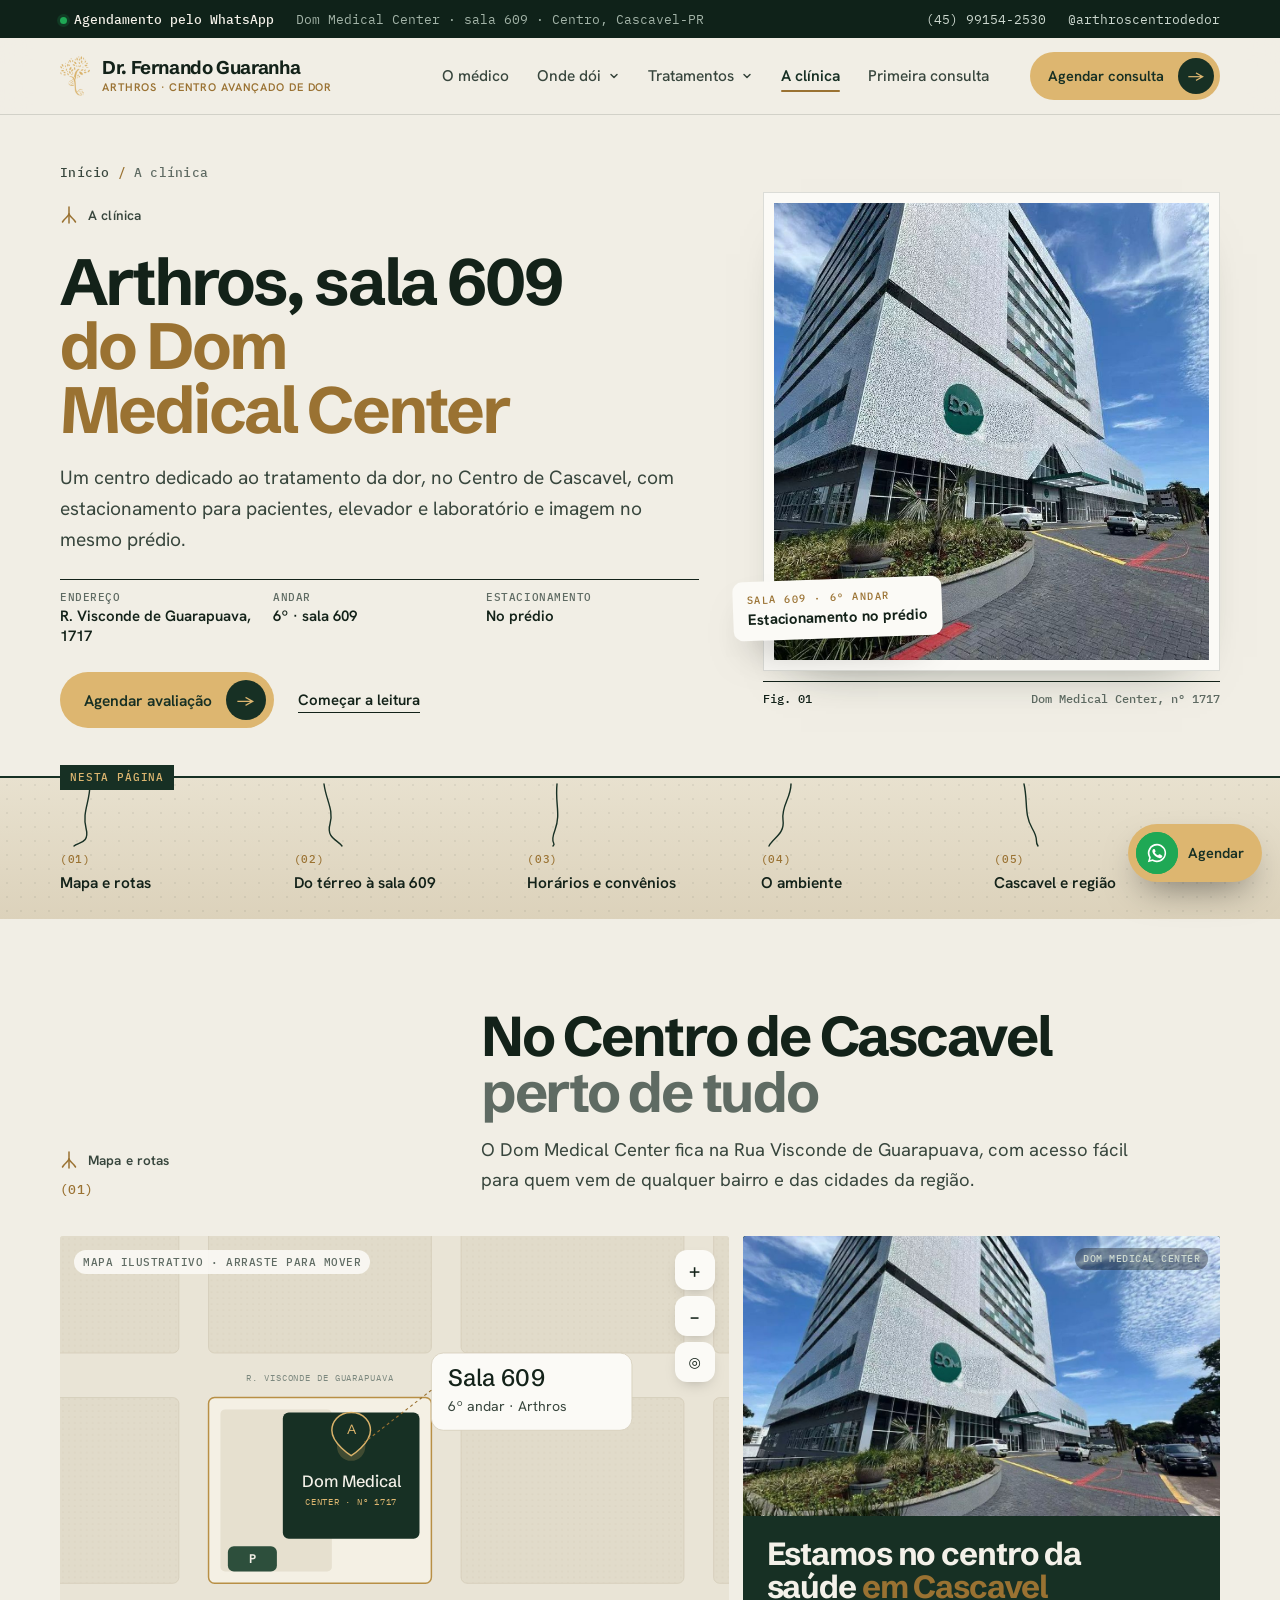
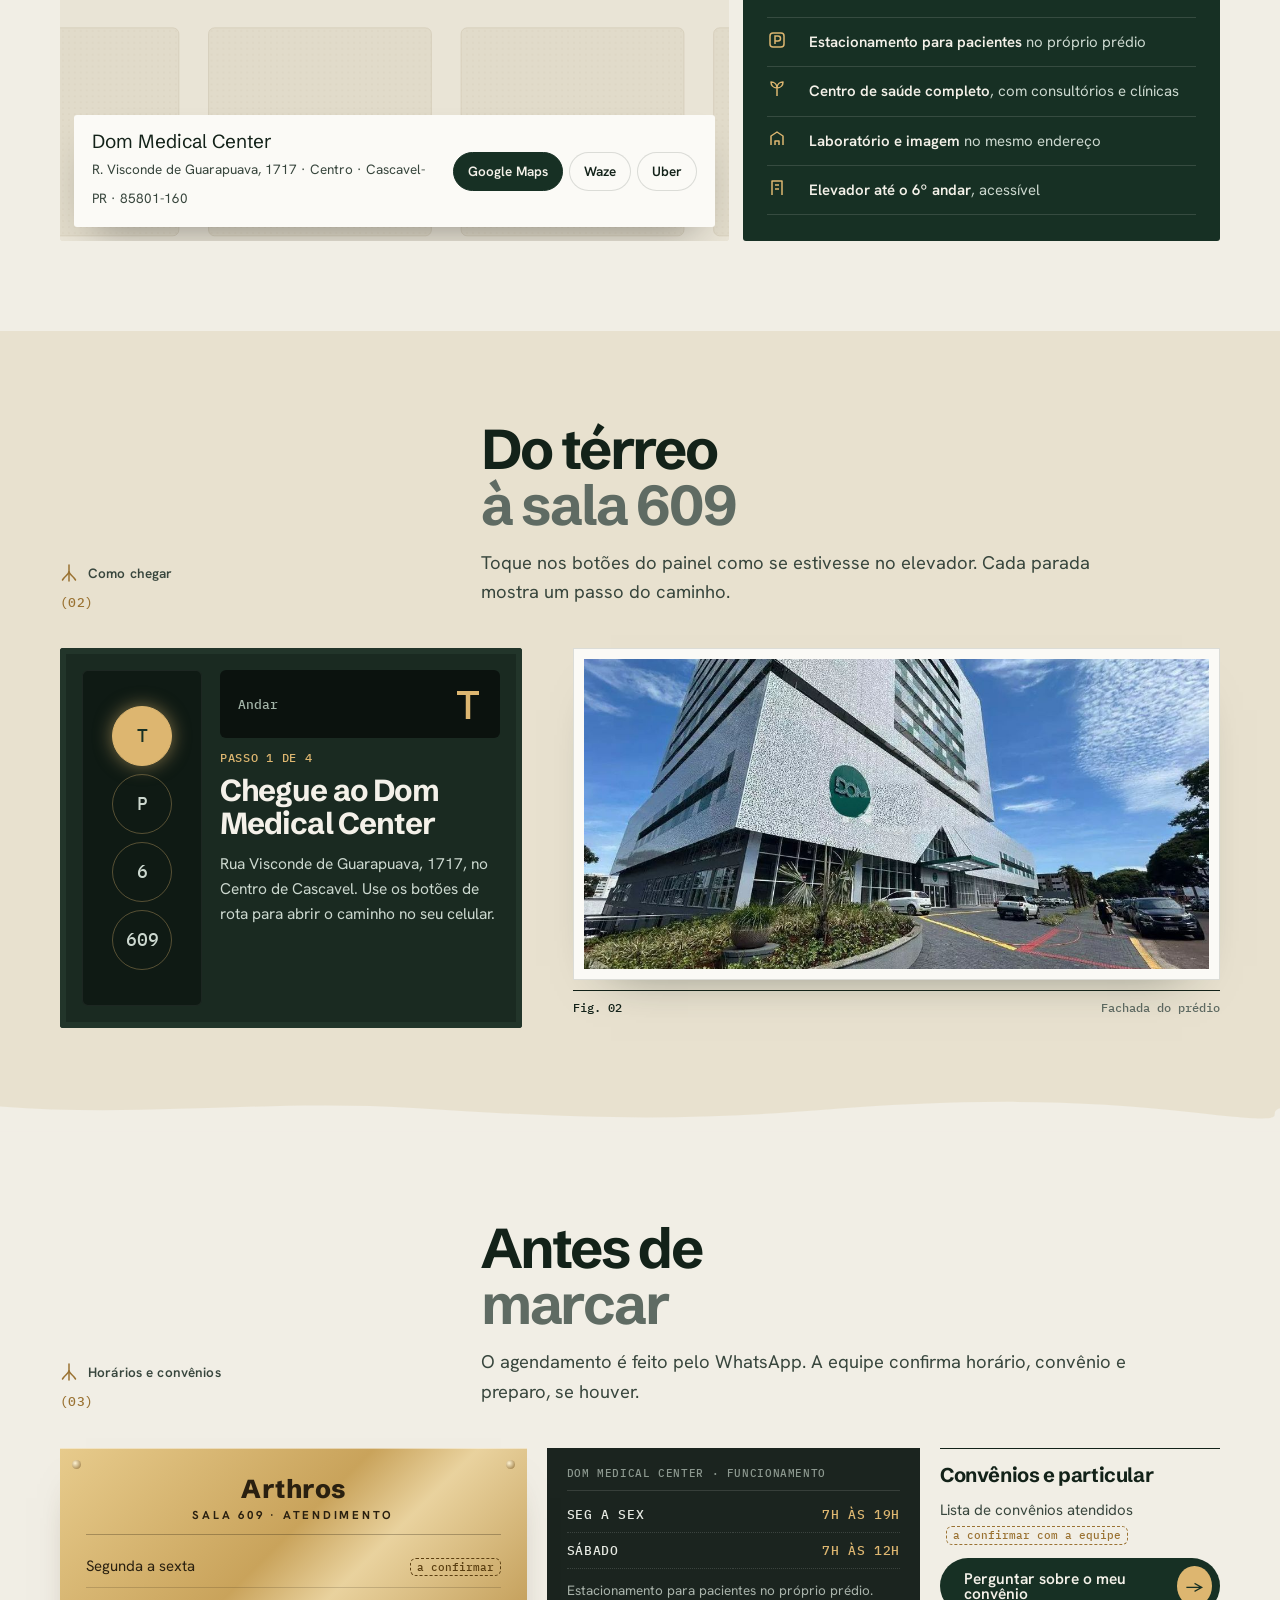
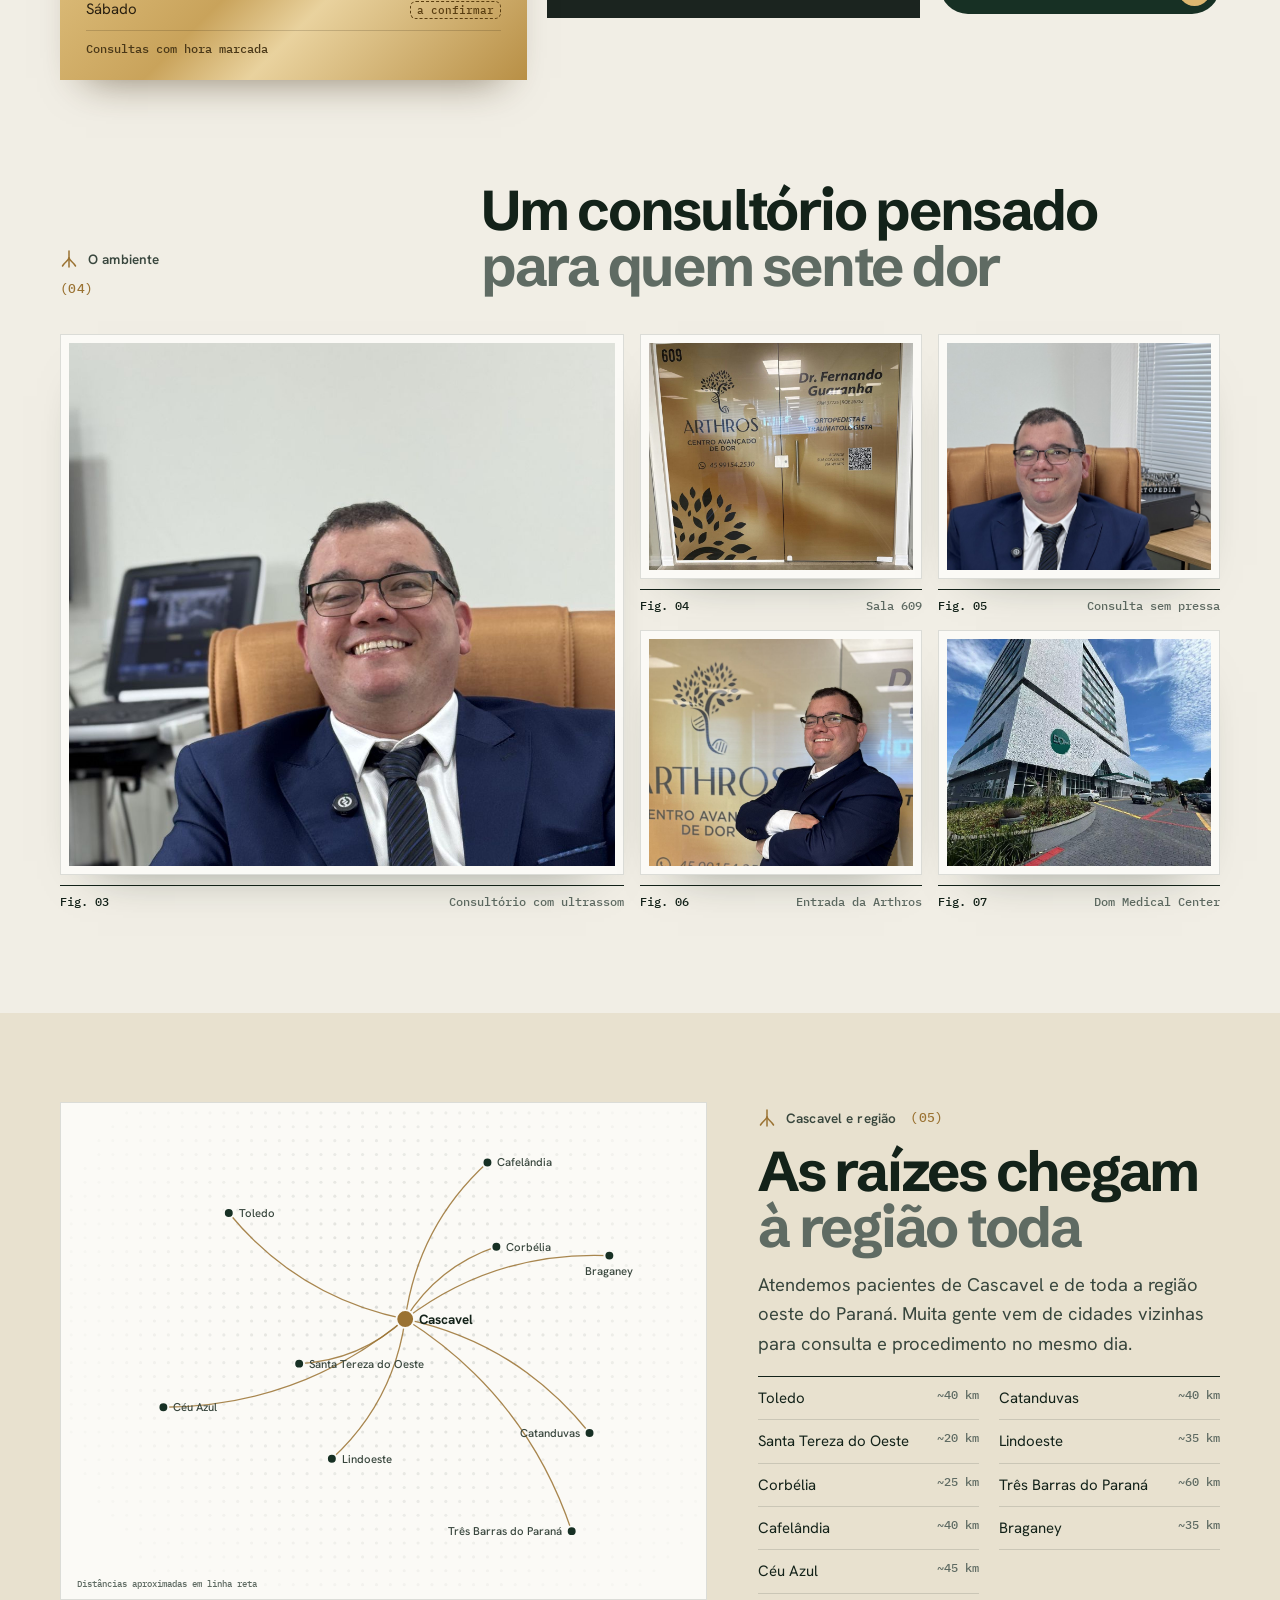
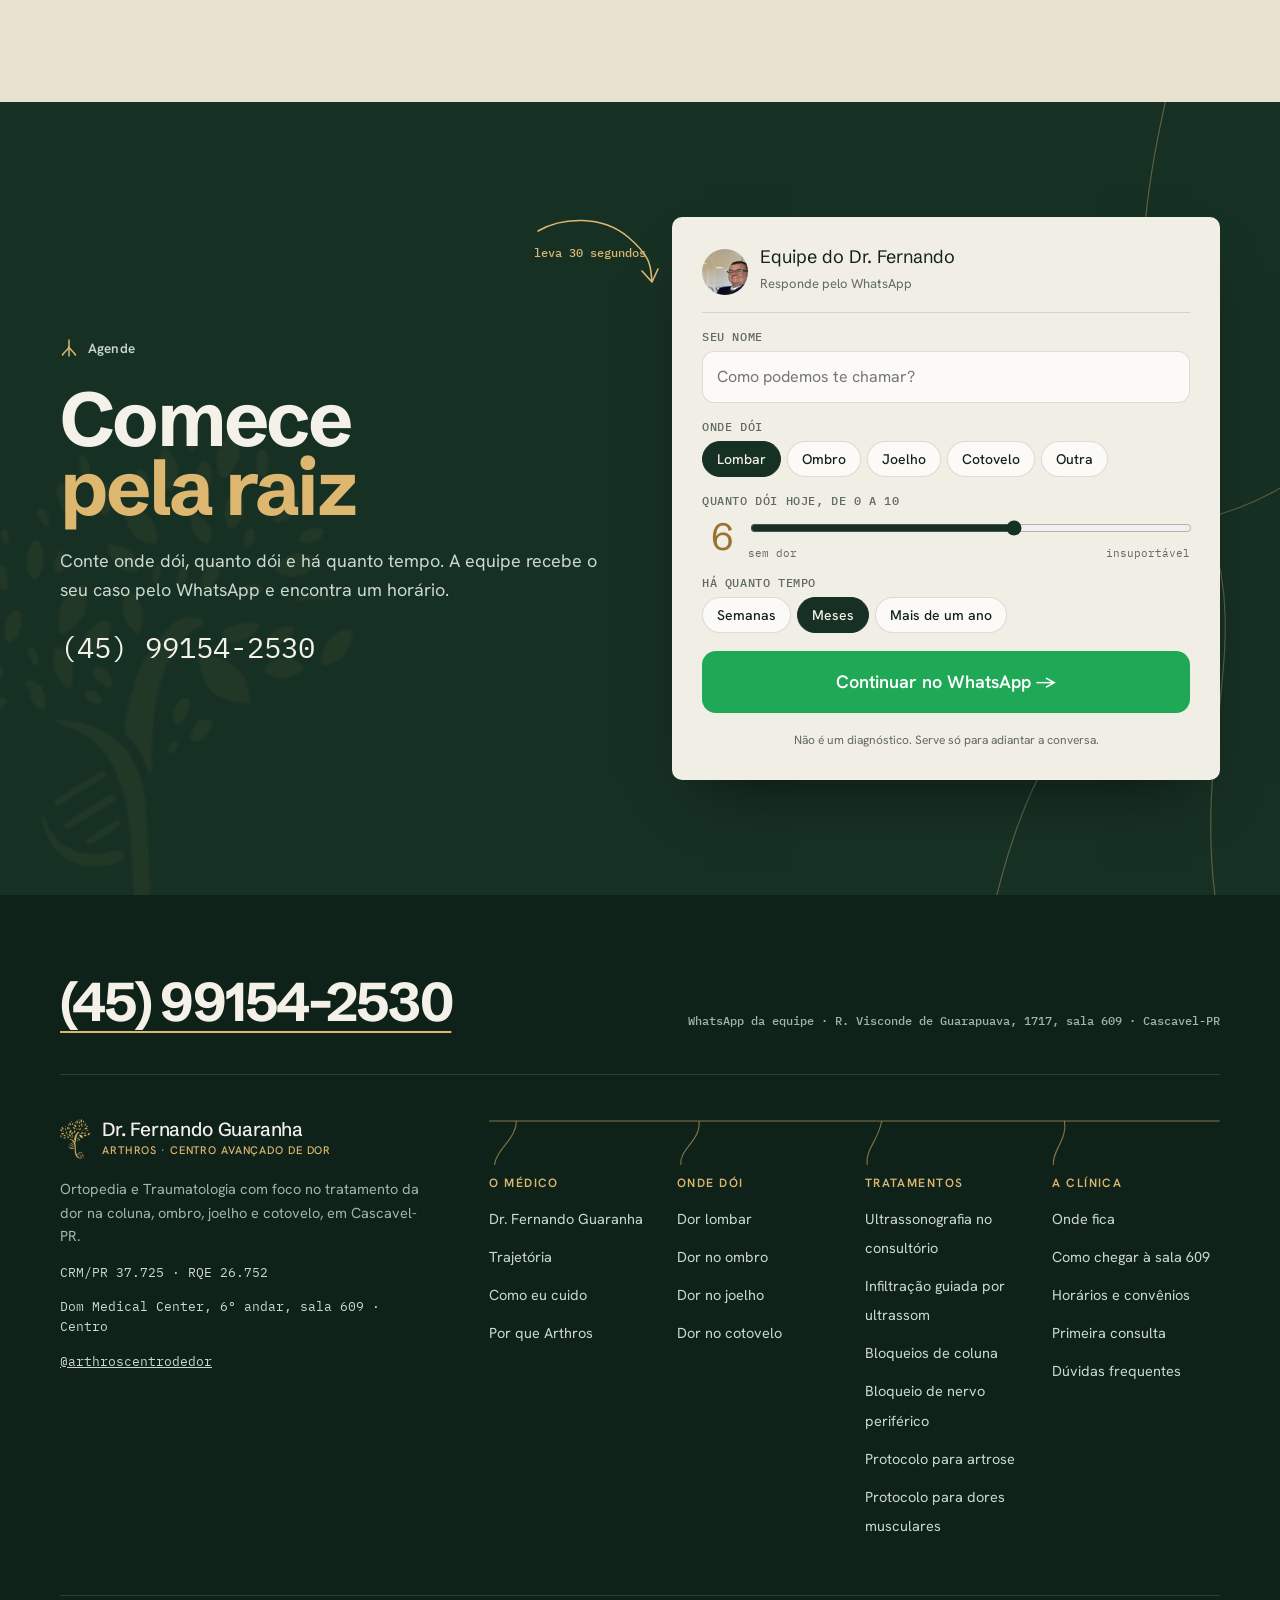
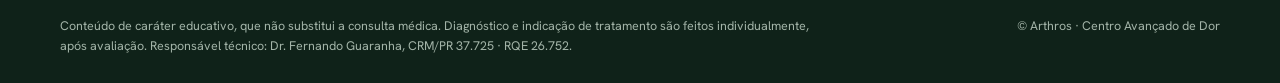
<file: clinica.html>
<!doctype html>
<html lang="pt-BR">
<head>
<meta charset="utf-8">
<meta name="viewport" content="width=device-width, initial-scale=1">
<title>Arthros · Centro Avançado de Dor · Dom Medical Center, sala 609 · Cascavel</title>
<meta name="description" content="Arthros, centro de tratamento da dor em Cascavel: Dom Medical Center, Rua Visconde de Guarapuava, 1717, sala 609, Centro. Mapa, como chegar, estacionamento e horários.">
<meta name="robots" content="index,follow,max-image-preview:large">
<meta name="author" content="Dr. Fernando Guaranha">
<meta name="geo.region" content="BR-PR">
<meta name="geo.placename" content="Cascavel">
<meta name="geo.position" content="-24.9569452;-53.4633422">
<meta name="ICBM" content="-24.9569452, -53.4633422">
<meta name="theme-color" content="#173024">
<link rel="canonical" href="https://SEU-DOMINIO.com.br/clinica.html">
<link rel="icon" type="image/png" href="img/arthros_gold.png">
<meta property="og:type" content="website">
<meta property="og:locale" content="pt_BR">
<meta property="og:site_name" content="Dr. Fernando Guaranha · Arthros">
<meta property="og:title" content="Arthros · Centro Avançado de Dor · Dom Medical Center, sala 609 · Cascavel">
<meta property="og:description" content="Arthros, centro de tratamento da dor em Cascavel: Dom Medical Center, Rua Visconde de Guarapuava, 1717, sala 609, Centro. Mapa, como chegar, estacionamento e horários.">
<meta property="og:url" content="https://SEU-DOMINIO.com.br/clinica.html">
<meta property="og:image" content="https://SEU-DOMINIO.com.br/img/fachada.jpg">
<meta name="twitter:card" content="summary_large_image">
<script type="application/ld+json">{"@context": "https://schema.org", "@graph": [{"@type": "Physician", "@id": "https://SEU-DOMINIO.com.br/#medico", "name": "Dr. Fernando Guaranha", "description": "Ortopedista e traumatologista em Cascavel, com foco no tratamento da dor na coluna, ombro, joelho e cotovelo.", "medicalSpecialty": "Orthopedic", "url": "https://SEU-DOMINIO.com.br/", "image": "https://SEU-DOMINIO.com.br/img/sobre.jpg", "telephone": "+55-45-99154-2530", "identifier": [{"@type": "PropertyValue", "propertyID": "CRM/PR", "value": "37725"}, {"@type": "PropertyValue", "propertyID": "RQE", "value": "26752"}], "worksFor": {"@id": "https://SEU-DOMINIO.com.br/#clinica"}, "address": {"@id": "https://SEU-DOMINIO.com.br/#endereco"}, "areaServed": [{"@type": "City", "name": "Cascavel"}, {"@type": "City", "name": "Toledo"}, {"@type": "City", "name": "Santa Tereza do Oeste"}, {"@type": "City", "name": "Corbélia"}, {"@type": "City", "name": "Cafelândia"}], "sameAs": ["https://www.instagram.com/arthroscentrodedor/"]}, {"@type": "MedicalClinic", "@id": "https://SEU-DOMINIO.com.br/#clinica", "name": "Arthros · Centro Avançado de Dor", "url": "https://SEU-DOMINIO.com.br/", "image": "https://SEU-DOMINIO.com.br/img/fachada.jpg", "logo": "https://SEU-DOMINIO.com.br/img/arthros_gold.png", "telephone": "+55-45-99154-2530", "medicalSpecialty": "Orthopedic", "address": {"@type": "PostalAddress", "@id": "https://SEU-DOMINIO.com.br/#endereco", "streetAddress": "Rua Visconde de Guarapuava, 1717, sala 609 (Dom Medical Center)", "addressLocality": "Cascavel", "addressRegion": "PR", "postalCode": "85801-160", "addressCountry": "BR"}, "geo": {"@type": "GeoCoordinates", "latitude": -24.9569452, "longitude": -53.4633422}, "hasMap": "https://www.google.com/maps/place/?q=place_id:ChIJ8yO1ZZ3V85QRUoaycMlhe_M", "availableService": [{"@type": "MedicalProcedure", "name": "Ultrassonografia no consultório"}, {"@type": "MedicalProcedure", "name": "Infiltração guiada por ultrassom"}, {"@type": "MedicalProcedure", "name": "Bloqueios de coluna"}, {"@type": "MedicalProcedure", "name": "Bloqueio de nervo periférico"}, {"@type": "MedicalProcedure", "name": "Protocolo para artrose"}, {"@type": "MedicalProcedure", "name": "Protocolo para dores musculares"}], "sameAs": ["https://www.instagram.com/arthroscentrodedor/"]}]}</script>
<script type="application/ld+json">{"@context": "https://schema.org", "@type": "BreadcrumbList", "itemListElement": [{"@type": "ListItem", "position": 1, "name": "Início", "item": "https://SEU-DOMINIO.com.br/"}, {"@type": "ListItem", "position": 2, "name": "A clínica", "item": "https://SEU-DOMINIO.com.br/clinica.html"}]}</script>
<link rel="preconnect" href="https://fonts.googleapis.com">
<link rel="preconnect" href="https://fonts.gstatic.com" crossorigin>
<link rel="stylesheet" href="https://fonts.googleapis.com/css2?family=Schibsted+Grotesk:wght@400..900&family=Hanken+Grotesk:wght@400;500;600;700&family=IBM+Plex+Mono:wght@400;500&display=swap">
<link rel="stylesheet" href="assets/site.css">
</head>
<body>
<a class="sr" href="#conteudo">Pular para o conteúdo</a>
<div class="tb"><div class="wrap">
  <div class="tb__l"><span><span class="dot" aria-hidden="true"></span><b>Agendamento pelo WhatsApp</b></span><span>Dom Medical Center · sala 609 · Centro, Cascavel-PR</span></div>
  <div class="tb__r"><a class="js-wa" href="https://wa.me/5545991542530" target="_blank" rel="noopener">(45) 99154-2530</a><a class="ig" href="https://www.instagram.com/arthroscentrodedor/" target="_blank" rel="noopener">@arthroscentrodedor</a></div>
</div></div>
<header class="mh" id="hdr">
  <div class="wrap mh__in">
    <a class="logo" href="index.html" aria-label="Dr. Fernando Guaranha, página inicial"><img src="img/arthros_gold.png" alt="" width="30" height="40"><span><b>Dr. Fernando Guaranha</b><small>Arthros · Centro Avançado de Dor</small></span></a>
    <nav class="mnav" aria-label="Principal">
      <a href="sobre.html">O médico</a>
      <div class="dd"><button type="button" aria-expanded="false" aria-haspopup="true">Onde dói <svg width="12" height="12" viewBox="0 0 12 12" fill="none" aria-hidden="true"><path d="M3 4.5l3 3 3-3" stroke="currentColor" stroke-width="1.5" stroke-linecap="round" stroke-linejoin="round"/></svg></button>
        <div class="mega mega--body" data-bodyscope><div class="wrap mega__in">
          <div><div class="body" style="max-width:210px"><svg viewBox="0 0 200 420" role="img" aria-label="Mapa do corpo: toque na região que dói"><circle class="sil" cx="100" cy="36" r="22"/>
<rect class="sil" x="91" y="54" width="18" height="16" rx="5"/>
<path class="sil" d="M64 74 Q100 64 136 74 Q151 79 153 96 L147 170 Q145 200 139 214 L61 214 Q55 200 53 170 L47 96 Q49 79 64 74 Z"/>
<path class="sil" d="M151 82 Q167 89 169 112 L173 170 Q175 196 179 226 Q181 239 172 241 Q165 241 164 229 L156 176 L150 128 Z"/>
<path class="sil" d="M49 82 Q33 89 31 112 L27 170 Q25 196 21 226 Q19 239 28 241 Q35 241 36 229 L44 176 L50 128 Z"/>
<path class="sil" d="M101 212 L139 212 Q141 262 135 300 Q133 330 131 360 L129 400 Q129 411 119 411 L111 411 Q106 409 108 398 L110 360 Q106 330 104 300 Z"/>
<path class="sil" d="M99 212 L61 212 Q59 262 65 300 Q67 330 69 360 L71 400 Q71 411 81 411 L89 411 Q94 409 92 398 L90 360 Q94 330 96 300 Z"/>
<path class="spine" d="M100 78 L100 210"/><g class="hp" data-k="ombro" data-href="dor-no-ombro.html" tabindex="0" role="link" aria-label="Ombro" transform="translate(142 90)"><circle class="o" r="16"/><circle class="i" r="7"/><text x="18" y="4">Ombro</text></g><g class="hp" data-k="cotovelo" data-href="dor-no-cotovelo.html" tabindex="0" role="link" aria-label="Cotovelo" transform="translate(167 160)"><circle class="o" r="16"/><circle class="i" r="7"/><text x="14" y="4">Cotovelo</text></g><g class="hp" data-k="lombar" data-href="dor-lombar.html" tabindex="0" role="link" aria-label="Lombar" transform="translate(100 192)"><circle class="o" r="16"/><circle class="i" r="7"/><text x="-64" y="4">Lombar</text></g><g class="hp" data-k="joelho" data-href="dor-no-joelho.html" tabindex="0" role="link" aria-label="Joelho" transform="translate(121 318)"><circle class="o" r="16"/><circle class="i" r="7"/><text x="16" y="4">Joelho</text></g></svg></div></div>
          <div><div class="mega__k"><span class="gl"><svg viewBox="0 0 18 18" aria-hidden="true"><path d="M9 1v7"/><path d="M9 8c-1 3-4 4-6.5 8"/><path d="M9 8c1 3 4 4 6.5 8"/><path d="M9 9v8"/></svg>Toque na região ou escolha abaixo</span></div><div class="mlist"><a class="mitem" data-k="lombar" href="dor-lombar.html"><span class="ix">(01)</span><b>Dor lombar</b><i>→</i><span class="d">Trava ao levantar, dor que desce pela perna, ciática.</span></a><a class="mitem" data-k="ombro" href="dor-no-ombro.html"><span class="ix">(02)</span><b>Dor no ombro</b><i>→</i><span class="d">Dor que acorda à noite, dificuldade para levantar o braço.</span></a><a class="mitem" data-k="joelho" href="dor-no-joelho.html"><span class="ix">(03)</span><b>Dor no joelho</b><i>→</i><span class="d">Dor na escada, inchaço, rigidez e artrose.</span></a><a class="mitem" data-k="cotovelo" href="dor-no-cotovelo.html"><span class="ix">(04)</span><b>Dor no cotovelo</b><i>→</i><span class="d">Dor para segurar objetos, cotovelo de tenista.</span></a></div></div>
          <div class="mcard"><img class="tree" src="img/arthros_gold.png" alt=""><b>Não sabe de onde vem a dor?</b><p>Monte a ficha da sua dor em 1 minuto e mande para a equipe antes da consulta.</p><a href="primeira-consulta.html#ficha">Preparar a minha ficha →</a></div>
        </div></div></div>
      <div class="dd"><button type="button" aria-expanded="false" aria-haspopup="true">Tratamentos <svg width="12" height="12" viewBox="0 0 12 12" fill="none" aria-hidden="true"><path d="M3 4.5l3 3 3-3" stroke="currentColor" stroke-width="1.5" stroke-linecap="round" stroke-linejoin="round"/></svg></button>
        <div class="mega mega--tr"><div class="wrap mega__in">
          <div><div class="mega__k"><span class="gl"><svg viewBox="0 0 18 18" aria-hidden="true"><path d="M9 1v7"/><path d="M9 8c-1 3-4 4-6.5 8"/><path d="M9 8c1 3 4 4 6.5 8"/><path d="M9 9v8"/></svg>Feitos no consultório, sem internação, quando indicados</span></div><div class="mlist"><a href="tratamentos.html#ultrassom"><span class="ix">(01)</span><b>Ultrassonografia no consultório</b><i>→</i></a><a href="tratamentos.html#infiltracao"><span class="ix">(02)</span><b>Infiltração guiada por ultrassom</b><i>→</i></a><a href="tratamentos.html#bloqueios"><span class="ix">(03)</span><b>Bloqueios de coluna</b><i>→</i></a><a href="tratamentos.html#bloqueio-nervo"><span class="ix">(04)</span><b>Bloqueio de nervo periférico</b><i>→</i></a><a href="tratamentos.html#artrose"><span class="ix">(05)</span><b>Protocolo para artrose</b><i>→</i></a><a href="tratamentos.html#muscular"><span class="ix">(06)</span><b>Protocolo para dores musculares</b><i>→</i></a></div></div>
          <div class="mcard"><img class="tree" src="img/arthros_gold.png" alt=""><b>Do mais simples ao mais específico</b><p>Nem todo paciente precisa de procedimento. Veja como o plano é decidido.</p><a href="tratamentos.html#escada">Como o tratamento é escolhido →</a></div>
        </div></div></div>
      <a href="clinica.html" aria-current="page">A clínica</a>
      <a href="primeira-consulta.html">Primeira consulta</a>
    </nav>
    <a class="btn btn--gold js-wa" href="https://wa.me/5545991542530" target="_blank" rel="noopener"><span>Agendar consulta</span><i aria-hidden="true">→</i></a>
    <button class="burger" id="burger" type="button" aria-label="Abrir menu" aria-expanded="false" aria-controls="drawer"><span></span></button>
  </div>
</header>
<div class="drawer" id="drawer" aria-label="Menu">
  <div class="drawer__top"><a class="logo" href="index.html"><img src="img/arthros_gold.png" alt="" width="24" height="32"><span><b>Dr. Fernando Guaranha</b><small>Arthros · Centro Avançado de Dor</small></span></a><button class="drawer__x" id="drawerX" type="button" aria-label="Fechar menu">×</button></div>
  <nav>
    <a href="index.html">Início <span>→</span></a>
    <a href="sobre.html">O médico <span>→</span></a>
    <details><summary>Onde dói <span>+</span></summary><div><a href="dor-lombar.html">Dor lombar</a><a href="dor-no-ombro.html">Dor no ombro</a><a href="dor-no-joelho.html">Dor no joelho</a><a href="dor-no-cotovelo.html">Dor no cotovelo</a></div></details>
    <details><summary>Tratamentos <span>+</span></summary><div><a href="tratamentos.html#ultrassom">Ultrassonografia no consultório</a><a href="tratamentos.html#infiltracao">Infiltração guiada por ultrassom</a><a href="tratamentos.html#bloqueios">Bloqueios de coluna</a><a href="tratamentos.html#bloqueio-nervo">Bloqueio de nervo periférico</a><a href="tratamentos.html#artrose">Protocolo para artrose</a><a href="tratamentos.html#muscular">Protocolo para dores musculares</a></div></details>
    <a href="clinica.html">A clínica <span>→</span></a>
    <a href="primeira-consulta.html">Primeira consulta <span>→</span></a>
  </nav>
  <div class="drawer__cta"><a class="btn btn--gold js-wa" href="https://wa.me/5545991542530" target="_blank" rel="noopener"><span>Agendar pelo WhatsApp</span><i aria-hidden="true">→</i></a><small>(45) 99154-2530 · Dom Medical Center, sala 609</small></div>
</div>
<main id="conteudo">
<section class="op">
  <div class="wrap op__grid">
    <div class="op__l"><nav class="crumb" aria-label="Você está em"><a href="index.html">Início</a> <span aria-hidden="true">/</span> <span aria-current="page">A clínica</span></nav><p style="margin:24px 0 0"><span class="gl"><svg viewBox="0 0 18 18" aria-hidden="true"><path d="M9 1v7"/><path d="M9 8c-1 3-4 4-6.5 8"/><path d="M9 8c1 3 4 4 6.5 8"/><path d="M9 9v8"/></svg>A clínica</span></p><h1>Arthros, sala 609<span class="b">do Dom Medical Center</span></h1><p class="op__lead">Um centro dedicado ao tratamento da dor, no Centro de Cascavel, com estacionamento para pacientes, elevador e laboratório e imagem no mesmo prédio.</p><dl class="op__meta"><div><dt>Endereço</dt><dd>R. Visconde de Guarapuava, 1717</dd></div><div><dt>Andar</dt><dd>6º · sala 609</dd></div><div><dt>Estacionamento</dt><dd>No prédio</dd></div></dl><div class="op__cta"><a class="btn btn--gold js-wa" href="https://wa.me/5545991542530" target="_blank" rel="noopener"><span>Agendar avaliação</span><i aria-hidden="true">→</i></a><a class="lnk" href="#mapa">Começar a leitura</a></div></div>
    <div class="op__fig"><figure class="atlas" style="margin:0"><div class="atlas__f"><img src="img/fachada.jpg" alt="Fachada do Dom Medical Center, Centro de Cascavel" width="1000" height="1050" fetchpriority="high" style="object-position:40% 45%"></div><figcaption><b>Fig. 01</b><span>Dom Medical Center, nº 1717</span></figcaption></figure><div class="fl fl--chip"><small>Sala 609 · 6º andar</small><b>Estacionamento no prédio</b></div></div>
  </div>
  <div class="soil"><span class="soil__lbl">Nesta página</span><div class="wrap"><nav class="rtoc" style="--n:5" aria-label="Nesta página"><a href="#mapa"><svg viewBox="0 0 60 62" aria-hidden="true"><path d="M30 0 C 30 18, 22 28, 26 44 S 18 58, 14 62"/></svg><small>(01)</small><b>Mapa e rotas</b></a><a href="#como-chegar"><svg viewBox="0 0 60 62" aria-hidden="true"><path d="M30 0 C 32 16, 40 26, 36 40 S 44 56, 48 62"/></svg><small>(02)</small><b>Do térreo à sala 609</b></a><a href="#horarios"><svg viewBox="0 0 60 62" aria-hidden="true"><path d="M30 0 C 28 20, 34 30, 28 46 S 30 58, 26 62"/></svg><small>(03)</small><b>Horários e convênios</b></a><a href="#ambiente"><svg viewBox="0 0 60 62" aria-hidden="true"><path d="M30 0 C 30 14, 20 22, 22 36 S 12 54, 8 62"/></svg><small>(04)</small><b>O ambiente</b></a><a href="#regiao"><svg viewBox="0 0 60 62" aria-hidden="true"><path d="M30 0 C 34 18, 30 30, 38 44 S 40 56, 44 62"/></svg><small>(05)</small><b>Cascavel e região</b></a></nav></div></div>
</section>

  <section class="loc" id="mapa" aria-labelledby="loc-t">
    <div class="wrap">
      <div class="split" style="margin-bottom:clamp(24px,4vw,40px);align-items:end">
        <div class="split__l"><span class="gl"><svg viewBox="0 0 18 18" aria-hidden="true"><path d="M9 1v7"/><path d="M9 8c-1 3-4 4-6.5 8"/><path d="M9 8c1 3 4 4 6.5 8"/><path d="M9 9v8"/></svg>Mapa e rotas</span><span class="ix">(01)</span></div>
        <div><h2 id="loc-t" class="hl2 tt">No Centro de Cascavel<span class="b">perto de tudo</span></h2><p class="lead2" style="margin-top:16px">O Dom Medical Center fica na Rua Visconde de Guarapuava, com acesso fácil para quem vem de qualquer bairro e das cidades da região.</p></div>
      </div>
      <div class="loc__grid">
        <div class="mapc">
          <div class="map" id="map" aria-label="Mapa do Dom Medical Center">            <svg id="mapsvg" viewBox="0 0 900 640" aria-hidden="true">
              <defs>
                <pattern id="blk" width="8" height="8" patternUnits="userSpaceOnUse"><rect width="8" height="8" fill="#E1DBCA"/><circle cx="4" cy="4" r=".7" fill="#CFC7B1"/></pattern>
                <pattern id="gdn" width="10" height="10" patternUnits="userSpaceOnUse"><rect width="10" height="10" fill="#BFD0B4"/><circle cx="5" cy="5" r="2" fill="#A7BE9A"/></pattern>
              </defs>
              <g id="mapg">
                <rect x="-600" y="-600" width="2100" height="1840" fill="#E9E4D6"/>
                <g fill="url(#blk)" stroke="#D3CBB6" stroke-width="1">
                  <rect x="-560" y="-560" width="380" height="300" rx="8"/><rect x="-140" y="-560" width="300" height="300" rx="8"/><rect x="200" y="-560" width="300" height="300" rx="8"/><rect x="540" y="-560" width="300" height="300" rx="8"/><rect x="880" y="-560" width="560" height="300" rx="8"/>
                  <rect x="-560" y="-200" width="380" height="270" rx="8"/><rect x="-140" y="-200" width="300" height="270" rx="8"/><rect x="200" y="-200" width="300" height="270" rx="8"/><rect x="540" y="-200" width="300" height="270" rx="8"/><rect x="880" y="-200" width="560" height="270" rx="8"/>
                  <rect x="-560" y="130" width="380" height="250" rx="8"/><rect x="-140" y="130" width="300" height="250" rx="8"/><rect x="540" y="130" width="300" height="250" rx="8"/><rect x="880" y="130" width="560" height="250" rx="8"/>
                  <rect x="-560" y="440" width="380" height="280" rx="8"/><rect x="-140" y="440" width="300" height="280" rx="8"/><rect x="200" y="440" width="300" height="280" rx="8"/><rect x="540" y="440" width="300" height="280" rx="8"/><rect x="880" y="440" width="560" height="280" rx="8"/>
                  <rect x="-560" y="780" width="2000" height="400" rx="8"/>
                </g>
                <!-- Dom Medical block -->
                <rect x="200" y="130" width="300" height="250" rx="8" fill="#F4F0E4" stroke="#B88F45" stroke-width="2"/>
                <rect x="216" y="146" width="150" height="218" rx="6" fill="#E6E0CF"/>
                <rect x="300" y="150" width="184" height="170" rx="8" fill="#173024"/>
                <text x="392" y="250" text-anchor="middle" font-family="Schibsted Grotesk, sans-serif" font-size="22" font-weight="500" fill="#F4F1E9">Dom Medical</text><text x="392" y="274" text-anchor="middle" font-family="IBM Plex Mono, monospace" font-size="12" fill="#DDB670" letter-spacing="1">CENTER · Nº 1717</text>
                <g transform="translate(226 330)"><rect width="66" height="34" rx="8" fill="#2D4F3C"/><text x="33" y="23" text-anchor="middle" font-family="Hanken Grotesk, sans-serif" font-weight="700" font-size="17" fill="#F1EEE5">P</text></g>
                <!-- streets labels -->
                <g font-family="IBM Plex Mono, monospace" font-size="12" fill="#7C887F" letter-spacing="1.2">
                  <text x="350" y="108" text-anchor="middle">R. VISCONDE DE GUARAPUAVA</text>
                </g>
                <!-- garden label -->
                                <!-- pin -->
                <g id="pin" transform="translate(392 196)">
                  <circle r="30" fill="rgba(217,178,106,.25)"><animate attributeName="r" values="18;38;18" dur="2.4s" repeatCount="indefinite"/><animate attributeName="opacity" values=".9;0;.9" dur="2.4s" repeatCount="indefinite"/></circle>
                  <path d="M0 -46 C -18 -46, -26 -32, -26 -22 C -26 -4, 0 12, 0 12 C 0 12, 26 -4, 26 -22 C 26 -32, 18 -46, 0 -46 Z" fill="#173024" stroke="#D9B26A" stroke-width="2"/>
                  <text x="0" y="-17" text-anchor="middle" font-family="Schibsted Grotesk, sans-serif" font-size="18" fill="#D9B26A">A</text>
                </g>
                <g transform="translate(500 70)">
                  <rect width="270" height="104" rx="16" fill="#FBFAF6" stroke="#D3CBB6"/>
                  <text x="22" y="44" font-family="Schibsted Grotesk, sans-serif" font-size="32" font-weight="500" fill="#132219">Sala 609</text>
                  <text x="22" y="78" font-family="Hanken Grotesk, sans-serif" font-size="19" fill="#38463D">6º andar · Arthros</text>
                  <path d="M0 50 L-90 120" stroke="#9A7232" stroke-width="1.5" stroke-dasharray="4 4"/>
                </g>
                <!-- compass -->
                <g transform="translate(-520 -520)"><circle r="20" fill="#FBFAF6" stroke="#D3CBB6"/><path d="M0 -13 L5 3 L0 0 L-5 3 Z" fill="#173024"/><text y="-24" text-anchor="middle" font-family="IBM Plex Mono" font-size="11" fill="#7C887F">N</text></g>
              </g>
            </svg>
</div>
          <span class="mapc__tag" id="mapTag">Mapa ilustrativo · arraste para mover</span>
          <div class="mapc__ui"><button type="button" id="zin" aria-label="Aproximar">+</button><button type="button" id="zout" aria-label="Afastar">−</button><button type="button" id="zre" aria-label="Centralizar" style="font-size:14px">◎</button></div>
          <div class="mapc__card"><div><b>Dom Medical Center</b><span>R. Visconde de Guarapuava, 1717 · Centro · Cascavel-PR · 85801-160</span></div><div class="routes">
              <a class="pri" href="https://www.google.com/maps/dir/?api=1&amp;destination=-24.9569452,-53.4633422&amp;destination_place_id=ChIJ8yO1ZZ3V85QRUoaycMlhe_M" target="_blank" rel="noopener">Google Maps</a>
              <a href="https://waze.com/ul?ll=-24.9569452,-53.4633422&amp;navigate=yes" target="_blank" rel="noopener">Waze</a>
              <a href="https://m.uber.com/ul/?action=setPickup&amp;pickup=my_location&amp;dropoff%5Blatitude%5D=-24.9569452&amp;dropoff%5Blongitude%5D=-53.4633422&amp;dropoff%5Bnickname%5D=Dom%20Medical%20Center" target="_blank" rel="noopener">Uber</a>
            </div></div>
        </div>
        <div class="bld">
          <div class="bld__art"><img src="img/fachada.jpg" alt="Fachada do Dom Medical Center, na Rua Visconde de Guarapuava, Centro de Cascavel" width="1100" height="825"><span class="ph">Dom Medical Center</span></div>
          <div class="bld__txt">
            <h3>Estamos no centro da saúde <em>em Cascavel</em></h3>
            <div class="feats">
              <div><svg width="20" height="20" viewBox="0 0 20 20" fill="none" aria-hidden="true"><rect x="3" y="3" width="14" height="14" rx="3" stroke="currentColor" stroke-width="1.5"/><path d="M8 14V6h3a2.5 2.5 0 0 1 0 5H8" stroke="currentColor" stroke-width="1.5"/></svg><span><b>Estacionamento para pacientes</b> no próprio prédio</span></div>
              <div><svg width="20" height="20" viewBox="0 0 20 20" fill="none" aria-hidden="true"><path d="M10 17V9M10 9C6 9 4 6 4 3c3 0 6 2 6 6Zm0 0c4 0 6-3 6-6-3 0-6 2-6 6Z" stroke="currentColor" stroke-width="1.5" stroke-linejoin="round"/></svg><span><b>Centro de saúde completo</b>, com consultórios e clínicas</span></div>
              <div><svg width="20" height="20" viewBox="0 0 20 20" fill="none" aria-hidden="true"><path d="M4 16V7l6-4 6 4v9M8 16v-4h4v4" stroke="currentColor" stroke-width="1.5" stroke-linejoin="round"/></svg><span><b>Laboratório e imagem</b> no mesmo endereço</span></div>
              <div><svg width="20" height="20" viewBox="0 0 20 20" fill="none" aria-hidden="true"><path d="M5 17V3h10v14M8 7h4M8 11h4" stroke="currentColor" stroke-width="1.5" stroke-linejoin="round"/></svg><span><b>Elevador até o 6º andar</b>, acessível</span></div>
            </div>
          </div>
        </div>
      </div>
    </div>
  </section>

  <section class="pv bg-soil1 st-sec" id="como-chegar" aria-labelledby="cc-t">
    <div class="wrap">
      <div class="split" style="margin-bottom:clamp(24px,4vw,40px);align-items:end">
        <div class="split__l"><span class="gl"><svg viewBox="0 0 18 18" aria-hidden="true"><path d="M9 1v7"/><path d="M9 8c-1 3-4 4-6.5 8"/><path d="M9 8c1 3 4 4 6.5 8"/><path d="M9 9v8"/></svg>Como chegar</span><span class="ix">(02)</span></div>
        <div><h2 id="cc-t" class="hl2 tt">Do térreo<span class="b">à sala 609</span></h2><p class="lead2" style="margin-top:16px">Toque nos botões do painel como se estivesse no elevador. Cada parada mostra um passo do caminho.</p></div>
      </div>
      <div class="elev">
        <div class="lift" id="lift">
          <div class="lift__panel" role="group" aria-label="Painel do caminho"><button type="button" aria-pressed="false" aria-label="Chegue ao Dom Medical Center">T</button><button type="button" aria-pressed="false" aria-label="Estacione no próprio prédio">P</button><button type="button" aria-pressed="false" aria-label="Suba até o 6º andar">6</button><button type="button" aria-pressed="false" aria-label="Entre na sala 609">609</button></div>
          <div class="lift__screen"><div class="lift__disp"><span>Andar</span><b id="liftN">T</b></div><div class="lift__info" id="liftInfo" aria-live="polite"></div></div>
        </div>
        <div class="lift__img"><figure class="atlas" style="margin:0"><div class="atlas__f"><img id="liftImg" src="img/fachada.jpg" alt="" width="1100" height="825"></div><figcaption><b>Fig. 02</b><span id="liftCap"></span></figcaption></figure></div>
      </div>
      <script type="application/json" id="liftData">[{"f": "T", "t": "Chegue ao Dom Medical Center", "p": "Rua Visconde de Guarapuava, 1717, no Centro de Cascavel. Use os botões de rota para abrir o caminho no seu celular.", "img": "img/fachada.jpg", "alt": "Fachada do Dom Medical Center", "cap": "Fachada do prédio"}, {"f": "P", "t": "Estacione no próprio prédio", "p": "O prédio tem estacionamento para pacientes, com acesso pela entrada principal.", "img": "img/fachada.jpg", "alt": "Entrada do Dom Medical Center", "cap": "Entrada e estacionamento"}, {"f": "6", "t": "Suba até o 6º andar", "p": "Pegue o elevador até o 6º andar. O acesso é tranquilo para quem tem dificuldade de locomoção.", "img": "img/clinica.jpg", "alt": "Porta de vidro da Arthros no 6º andar", "cap": "Saindo do elevador, siga até a 609"}, {"f": "609", "t": "Entre na sala 609", "p": "Procure a porta de vidro dourada com a marca da Arthros. A equipe recebe você na entrada.", "img": "img/consultorio.jpg", "alt": "Consultório da Arthros com o ultrassom", "cap": "Consultório, com o ultrassom ao lado da mesa"}]</script>
    </div>
    <svg class="edge" viewBox="0 0 1440 40" preserveAspectRatio="none" aria-hidden="true"><path d="M0 40 L0 14 C 160 26, 300 6, 470 16 S 760 30, 920 18 S 1210 6, 1340 20 S 1420 22, 1440 16 L1440 40 Z" fill="var(--cream)"/></svg>
  </section>
  <section class="pv" id="horarios" aria-labelledby="ho-t">
    <div class="wrap">
      <div class="split" style="margin-bottom:clamp(24px,4vw,40px);align-items:end">
        <div class="split__l"><span class="gl"><svg viewBox="0 0 18 18" aria-hidden="true"><path d="M9 1v7"/><path d="M9 8c-1 3-4 4-6.5 8"/><path d="M9 8c1 3 4 4 6.5 8"/><path d="M9 9v8"/></svg>Horários e convênios</span><span class="ix">(03)</span></div>
        <div><h2 id="ho-t" class="hl2 tt">Antes de<span class="b">marcar</span></h2><p class="lead2" style="margin-top:16px">O agendamento é feito pelo WhatsApp. A equipe confirma horário, convênio e preparo, se houver.</p></div>
      </div>
      <div class="plq">
        <div class="brass" aria-label="Placa da porta da Arthros"><div class="brass__h"><b>Arthros</b>Sala 609 · Atendimento</div><table><tr><td>Segunda a sexta</td><td><span class="todo">a confirmar</span></td></tr><tr><td>Sábado</td><td><span class="todo">a confirmar</span></td></tr></table><p>Consultas com hora marcada</p></div>
        <div class="board" aria-label="Quadro do prédio"><div class="board__h">Dom Medical Center · funcionamento</div><table><tr><td>Seg a sex</td><td>7h às 19h</td></tr><tr><td>Sábado</td><td>7h às 12h</td></tr></table><p>Estacionamento para pacientes no próprio prédio.</p></div>
        <div class="cov"><b>Convênios e particular</b><p>Lista de convênios atendidos <span class="todo">a confirmar com a equipe</span></p><a class="btn btn--forest js-wa" href="https://wa.me/5545991542530" target="_blank" rel="noopener" data-msg="Olá! Vim pelo site e gostaria de saber se o Dr. Fernando atende o meu convênio."><span>Perguntar sobre o meu convênio</span><i aria-hidden="true">→</i></a></div>
      </div>
    </div>
  </section>
  <section class="pb" id="ambiente" aria-labelledby="am-t">
    <div class="wrap">
      <div class="split" style="margin-bottom:clamp(24px,4vw,40px);align-items:end">
        <div class="split__l"><span class="gl"><svg viewBox="0 0 18 18" aria-hidden="true"><path d="M9 1v7"/><path d="M9 8c-1 3-4 4-6.5 8"/><path d="M9 8c1 3 4 4 6.5 8"/><path d="M9 9v8"/></svg>O ambiente</span><span class="ix">(04)</span></div>
        <div><h2 id="am-t" class="hl2 tt">Um consultório pensado<span class="b">para quem sente dor</span></h2></div>
      </div>
      <div class="gal"><figure class="atlas"><div class="atlas__f"><img src="img/consultorio.jpg" alt="Consultório da Arthros com aparelho de ultrassom" style="object-position:20% 40%"></div><figcaption><b>Fig. 03</b><span>Consultório com ultrassom</span></figcaption></figure><figure class="atlas"><div class="atlas__f"><img src="img/clinica.jpg" alt="Porta da sala 609" style="object-position:50% 35%"></div><figcaption><b>Fig. 04</b><span>Sala 609</span></figcaption></figure><figure class="atlas"><div class="atlas__f"><img src="img/janela.jpg" alt="Dr. Fernando no consultório" style="object-position:50% 30%"></div><figcaption><b>Fig. 05</b><span>Consulta sem pressa</span></figcaption></figure><figure class="atlas"><div class="atlas__f"><img src="img/bracos.jpg" alt="Dr. Fernando na entrada da Arthros" style="object-position:50% 25%"></div><figcaption><b>Fig. 06</b><span>Entrada da Arthros</span></figcaption></figure><figure class="atlas"><div class="atlas__f"><img src="img/fachada.jpg" alt="Fachada do Dom Medical Center" style="object-position:40% 45%"></div><figcaption><b>Fig. 07</b><span>Dom Medical Center</span></figcaption></figure></div>
    </div>
  </section>
  <section class="pv bg-soil1" id="regiao" aria-labelledby="rg-t">
    <div class="wrap rmap">
      <div class="rmap__svg"><svg viewBox="0 0 650 500" role="img" aria-label="Cidades da região atendidas a partir de Cascavel"><circle class="dt" cx="66" cy="10" r="1.6" opacity="0.15"/><circle class="dt" cx="80" cy="10" r="1.6" opacity="0.15"/><circle class="dt" cx="94" cy="10" r="1.6" opacity="0.15"/><circle class="dt" cx="108" cy="10" r="1.6" opacity="0.15"/><circle class="dt" cx="122" cy="10" r="1.6" opacity="0.15"/><circle class="dt" cx="136" cy="10" r="1.6" opacity="0.18"/><circle class="dt" cx="150" cy="10" r="1.6" opacity="0.21"/><circle class="dt" cx="164" cy="10" r="1.6" opacity="0.23"/><circle class="dt" cx="178" cy="10" r="1.6" opacity="0.26"/><circle class="dt" cx="192" cy="10" r="1.6" opacity="0.28"/><circle class="dt" cx="206" cy="10" r="1.6" opacity="0.30"/><circle class="dt" cx="220" cy="10" r="1.6" opacity="0.32"/><circle class="dt" cx="234" cy="10" r="1.6" opacity="0.34"/><circle class="dt" cx="248" cy="10" r="1.6" opacity="0.36"/><circle class="dt" cx="262" cy="10" r="1.6" opacity="0.38"/><circle class="dt" cx="276" cy="10" r="1.6" opacity="0.39"/><circle class="dt" cx="290" cy="10" r="1.6" opacity="0.40"/><circle class="dt" cx="304" cy="10" r="1.6" opacity="0.41"/><circle class="dt" cx="318" cy="10" r="1.6" opacity="0.42"/><circle class="dt" cx="332" cy="10" r="1.6" opacity="0.42"/><circle class="dt" cx="346" cy="10" r="1.6" opacity="0.42"/><circle class="dt" cx="360" cy="10" r="1.6" opacity="0.42"/><circle class="dt" cx="374" cy="10" r="1.6" opacity="0.42"/><circle class="dt" cx="388" cy="10" r="1.6" opacity="0.41"/><circle class="dt" cx="402" cy="10" r="1.6" opacity="0.40"/><circle class="dt" cx="416" cy="10" r="1.6" opacity="0.39"/><circle class="dt" cx="430" cy="10" r="1.6" opacity="0.38"/><circle class="dt" cx="444" cy="10" r="1.6" opacity="0.36"/><circle class="dt" cx="458" cy="10" r="1.6" opacity="0.34"/><circle class="dt" cx="472" cy="10" r="1.6" opacity="0.33"/><circle class="dt" cx="486" cy="10" r="1.6" opacity="0.30"/><circle class="dt" cx="500" cy="10" r="1.6" opacity="0.28"/><circle class="dt" cx="514" cy="10" r="1.6" opacity="0.26"/><circle class="dt" cx="528" cy="10" r="1.6" opacity="0.23"/><circle class="dt" cx="542" cy="10" r="1.6" opacity="0.21"/><circle class="dt" cx="556" cy="10" r="1.6" opacity="0.18"/><circle class="dt" cx="570" cy="10" r="1.6" opacity="0.15"/><circle class="dt" cx="584" cy="10" r="1.6" opacity="0.15"/><circle class="dt" cx="598" cy="10" r="1.6" opacity="0.15"/><circle class="dt" cx="612" cy="10" r="1.6" opacity="0.15"/><circle class="dt" cx="626" cy="10" r="1.6" opacity="0.15"/><circle class="dt" cx="640" cy="10" r="1.6" opacity="0.15"/><circle class="dt" cx="52" cy="24" r="1.6" opacity="0.15"/><circle class="dt" cx="66" cy="24" r="1.6" opacity="0.15"/><circle class="dt" cx="80" cy="24" r="1.6" opacity="0.15"/><circle class="dt" cx="94" cy="24" r="1.6" opacity="0.15"/><circle class="dt" cx="108" cy="24" r="1.6" opacity="0.15"/><circle class="dt" cx="122" cy="24" r="1.6" opacity="0.18"/><circle class="dt" cx="136" cy="24" r="1.6" opacity="0.20"/><circle class="dt" cx="150" cy="24" r="1.6" opacity="0.23"/><circle class="dt" cx="164" cy="24" r="1.6" opacity="0.26"/><circle class="dt" cx="178" cy="24" r="1.6" opacity="0.29"/><circle class="dt" cx="192" cy="24" r="1.6" opacity="0.31"/><circle class="dt" cx="206" cy="24" r="1.6" opacity="0.33"/><circle class="dt" cx="220" cy="24" r="1.6" opacity="0.36"/><circle class="dt" cx="234" cy="24" r="1.6" opacity="0.38"/><circle class="dt" cx="248" cy="24" r="1.6" opacity="0.40"/><circle class="dt" cx="262" cy="24" r="1.6" opacity="0.41"/><circle class="dt" cx="276" cy="24" r="1.6" opacity="0.43"/><circle class="dt" cx="290" cy="24" r="1.6" opacity="0.44"/><circle class="dt" cx="304" cy="24" r="1.6" opacity="0.45"/><circle class="dt" cx="318" cy="24" r="1.6" opacity="0.46"/><circle class="dt" cx="332" cy="24" r="1.6" opacity="0.46"/><circle class="dt" cx="346" cy="24" r="1.6" opacity="0.46"/><circle class="dt" cx="360" cy="24" r="1.6" opacity="0.46"/><circle class="dt" cx="374" cy="24" r="1.6" opacity="0.46"/><circle class="dt" cx="388" cy="24" r="1.6" opacity="0.45"/><circle class="dt" cx="402" cy="24" r="1.6" opacity="0.44"/><circle class="dt" cx="416" cy="24" r="1.6" opacity="0.43"/><circle class="dt" cx="430" cy="24" r="1.6" opacity="0.41"/><circle class="dt" cx="444" cy="24" r="1.6" opacity="0.40"/><circle class="dt" cx="458" cy="24" r="1.6" opacity="0.38"/><circle class="dt" cx="472" cy="24" r="1.6" opacity="0.36"/><circle class="dt" cx="486" cy="24" r="1.6" opacity="0.34"/><circle class="dt" cx="500" cy="24" r="1.6" opacity="0.31"/><circle class="dt" cx="514" cy="24" r="1.6" opacity="0.29"/><circle class="dt" cx="528" cy="24" r="1.6" opacity="0.26"/><circle class="dt" cx="542" cy="24" r="1.6" opacity="0.24"/><circle class="dt" cx="556" cy="24" r="1.6" opacity="0.21"/><circle class="dt" cx="570" cy="24" r="1.6" opacity="0.18"/><circle class="dt" cx="584" cy="24" r="1.6" opacity="0.15"/><circle class="dt" cx="598" cy="24" r="1.6" opacity="0.15"/><circle class="dt" cx="612" cy="24" r="1.6" opacity="0.15"/><circle class="dt" cx="626" cy="24" r="1.6" opacity="0.15"/><circle class="dt" cx="640" cy="24" r="1.6" opacity="0.15"/><circle class="dt" cx="38" cy="38" r="1.6" opacity="0.15"/><circle class="dt" cx="52" cy="38" r="1.6" opacity="0.15"/><circle class="dt" cx="66" cy="38" r="1.6" opacity="0.15"/><circle class="dt" cx="80" cy="38" r="1.6" opacity="0.15"/><circle class="dt" cx="94" cy="38" r="1.6" opacity="0.15"/><circle class="dt" cx="108" cy="38" r="1.6" opacity="0.17"/><circle class="dt" cx="122" cy="38" r="1.6" opacity="0.20"/><circle class="dt" cx="136" cy="38" r="1.6" opacity="0.23"/><circle class="dt" cx="150" cy="38" r="1.6" opacity="0.26"/><circle class="dt" cx="164" cy="38" r="1.6" opacity="0.29"/><circle class="dt" cx="178" cy="38" r="1.6" opacity="0.32"/><circle class="dt" cx="192" cy="38" r="1.6" opacity="0.34"/><circle class="dt" cx="206" cy="38" r="1.6" opacity="0.37"/><circle class="dt" cx="220" cy="38" r="1.6" opacity="0.39"/><circle class="dt" cx="234" cy="38" r="1.6" opacity="0.41"/><circle class="dt" cx="248" cy="38" r="1.6" opacity="0.43"/><circle class="dt" cx="262" cy="38" r="1.6" opacity="0.45"/><circle class="dt" cx="276" cy="38" r="1.6" opacity="0.46"/><circle class="dt" cx="290" cy="38" r="1.6" opacity="0.48"/><circle class="dt" cx="304" cy="38" r="1.6" opacity="0.49"/><circle class="dt" cx="318" cy="38" r="1.6" opacity="0.49"/><circle class="dt" cx="332" cy="38" r="1.6" opacity="0.50"/><circle class="dt" cx="346" cy="38" r="1.6" opacity="0.50"/><circle class="dt" cx="360" cy="38" r="1.6" opacity="0.50"/><circle class="dt" cx="374" cy="38" r="1.6" opacity="0.49"/><circle class="dt" cx="388" cy="38" r="1.6" opacity="0.49"/><circle class="dt" cx="402" cy="38" r="1.6" opacity="0.48"/><circle class="dt" cx="416" cy="38" r="1.6" opacity="0.46"/><circle class="dt" cx="430" cy="38" r="1.6" opacity="0.45"/><circle class="dt" cx="444" cy="38" r="1.6" opacity="0.43"/><circle class="dt" cx="458" cy="38" r="1.6" opacity="0.41"/><circle class="dt" cx="472" cy="38" r="1.6" opacity="0.39"/><circle class="dt" cx="486" cy="38" r="1.6" opacity="0.37"/><circle class="dt" cx="500" cy="38" r="1.6" opacity="0.34"/><circle class="dt" cx="514" cy="38" r="1.6" opacity="0.32"/><circle class="dt" cx="528" cy="38" r="1.6" opacity="0.29"/><circle class="dt" cx="542" cy="38" r="1.6" opacity="0.26"/><circle class="dt" cx="556" cy="38" r="1.6" opacity="0.23"/><circle class="dt" cx="570" cy="38" r="1.6" opacity="0.20"/><circle class="dt" cx="584" cy="38" r="1.6" opacity="0.17"/><circle class="dt" cx="598" cy="38" r="1.6" opacity="0.15"/><circle class="dt" cx="612" cy="38" r="1.6" opacity="0.15"/><circle class="dt" cx="626" cy="38" r="1.6" opacity="0.15"/><circle class="dt" cx="640" cy="38" r="1.6" opacity="0.15"/><circle class="dt" cx="38" cy="52" r="1.6" opacity="0.15"/><circle class="dt" cx="52" cy="52" r="1.6" opacity="0.15"/><circle class="dt" cx="66" cy="52" r="1.6" opacity="0.15"/><circle class="dt" cx="80" cy="52" r="1.6" opacity="0.15"/><circle class="dt" cx="94" cy="52" r="1.6" opacity="0.16"/><circle class="dt" cx="108" cy="52" r="1.6" opacity="0.19"/><circle class="dt" cx="122" cy="52" r="1.6" opacity="0.22"/><circle class="dt" cx="136" cy="52" r="1.6" opacity="0.26"/><circle class="dt" cx="150" cy="52" r="1.6" opacity="0.29"/><circle class="dt" cx="164" cy="52" r="1.6" opacity="0.31"/><circle class="dt" cx="178" cy="52" r="1.6" opacity="0.34"/><circle class="dt" cx="192" cy="52" r="1.6" opacity="0.37"/><circle class="dt" cx="206" cy="52" r="1.6" opacity="0.40"/><circle class="dt" cx="220" cy="52" r="1.6" opacity="0.42"/><circle class="dt" cx="234" cy="52" r="1.6" opacity="0.44"/><circle class="dt" cx="248" cy="52" r="1.6" opacity="0.46"/><circle class="dt" cx="262" cy="52" r="1.6" opacity="0.48"/><circle class="dt" cx="276" cy="52" r="1.6" opacity="0.50"/><circle class="dt" cx="290" cy="52" r="1.6" opacity="0.51"/><circle class="dt" cx="304" cy="52" r="1.6" opacity="0.52"/><circle class="dt" cx="318" cy="52" r="1.6" opacity="0.53"/><circle class="dt" cx="332" cy="52" r="1.6" opacity="0.54"/><circle class="dt" cx="346" cy="52" r="1.6" opacity="0.54"/><circle class="dt" cx="360" cy="52" r="1.6" opacity="0.54"/><circle class="dt" cx="374" cy="52" r="1.6" opacity="0.53"/><circle class="dt" cx="388" cy="52" r="1.6" opacity="0.53"/><circle class="dt" cx="402" cy="52" r="1.6" opacity="0.51"/><circle class="dt" cx="416" cy="52" r="1.6" opacity="0.50"/><circle class="dt" cx="430" cy="52" r="1.6" opacity="0.48"/><circle class="dt" cx="444" cy="52" r="1.6" opacity="0.47"/><circle class="dt" cx="458" cy="52" r="1.6" opacity="0.44"/><circle class="dt" cx="472" cy="52" r="1.6" opacity="0.42"/><circle class="dt" cx="486" cy="52" r="1.6" opacity="0.40"/><circle class="dt" cx="500" cy="52" r="1.6" opacity="0.37"/><circle class="dt" cx="514" cy="52" r="1.6" opacity="0.35"/><circle class="dt" cx="528" cy="52" r="1.6" opacity="0.32"/><circle class="dt" cx="542" cy="52" r="1.6" opacity="0.29"/><circle class="dt" cx="556" cy="52" r="1.6" opacity="0.26"/><circle class="dt" cx="570" cy="52" r="1.6" opacity="0.23"/><circle class="dt" cx="584" cy="52" r="1.6" opacity="0.20"/><circle class="dt" cx="598" cy="52" r="1.6" opacity="0.16"/><circle class="dt" cx="612" cy="52" r="1.6" opacity="0.15"/><circle class="dt" cx="626" cy="52" r="1.6" opacity="0.15"/><circle class="dt" cx="640" cy="52" r="1.6" opacity="0.15"/><circle class="dt" cx="24" cy="66" r="1.6" opacity="0.15"/><circle class="dt" cx="38" cy="66" r="1.6" opacity="0.15"/><circle class="dt" cx="52" cy="66" r="1.6" opacity="0.15"/><circle class="dt" cx="66" cy="66" r="1.6" opacity="0.15"/><circle class="dt" cx="80" cy="66" r="1.6" opacity="0.15"/><circle class="dt" cx="94" cy="66" r="1.6" opacity="0.18"/><circle class="dt" cx="108" cy="66" r="1.6" opacity="0.21"/><circle class="dt" cx="122" cy="66" r="1.6" opacity="0.25"/><circle class="dt" cx="136" cy="66" r="1.6" opacity="0.28"/><circle class="dt" cx="150" cy="66" r="1.6" opacity="0.31"/><circle class="dt" cx="164" cy="66" r="1.6" opacity="0.34"/><circle class="dt" cx="178" cy="66" r="1.6" opacity="0.37"/><circle class="dt" cx="192" cy="66" r="1.6" opacity="0.40"/><circle class="dt" cx="206" cy="66" r="1.6" opacity="0.43"/><circle class="dt" cx="220" cy="66" r="1.6" opacity="0.45"/><circle class="dt" cx="234" cy="66" r="1.6" opacity="0.47"/><circle class="dt" cx="248" cy="66" r="1.6" opacity="0.50"/><circle class="dt" cx="262" cy="66" r="1.6" opacity="0.52"/><circle class="dt" cx="276" cy="66" r="1.6" opacity="0.53"/><circle class="dt" cx="290" cy="66" r="1.6" opacity="0.55"/><circle class="dt" cx="304" cy="66" r="1.6" opacity="0.56"/><circle class="dt" cx="318" cy="66" r="1.6" opacity="0.57"/><circle class="dt" cx="332" cy="66" r="1.6" opacity="0.58"/><circle class="dt" cx="346" cy="66" r="1.6" opacity="0.58"/><circle class="dt" cx="360" cy="66" r="1.6" opacity="0.58"/><circle class="dt" cx="374" cy="66" r="1.6" opacity="0.57"/><circle class="dt" cx="388" cy="66" r="1.6" opacity="0.56"/><circle class="dt" cx="402" cy="66" r="1.6" opacity="0.55"/><circle class="dt" cx="416" cy="66" r="1.6" opacity="0.54"/><circle class="dt" cx="430" cy="66" r="1.6" opacity="0.52"/><circle class="dt" cx="444" cy="66" r="1.6" opacity="0.50"/><circle class="dt" cx="458" cy="66" r="1.6" opacity="0.48"/><circle class="dt" cx="472" cy="66" r="1.6" opacity="0.45"/><circle class="dt" cx="486" cy="66" r="1.6" opacity="0.43"/><circle class="dt" cx="500" cy="66" r="1.6" opacity="0.40"/><circle class="dt" cx="514" cy="66" r="1.6" opacity="0.37"/><circle class="dt" cx="528" cy="66" r="1.6" opacity="0.34"/><circle class="dt" cx="542" cy="66" r="1.6" opacity="0.31"/><circle class="dt" cx="556" cy="66" r="1.6" opacity="0.28"/><circle class="dt" cx="570" cy="66" r="1.6" opacity="0.25"/><circle class="dt" cx="584" cy="66" r="1.6" opacity="0.22"/><circle class="dt" cx="598" cy="66" r="1.6" opacity="0.18"/><circle class="dt" cx="612" cy="66" r="1.6" opacity="0.15"/><circle class="dt" cx="626" cy="66" r="1.6" opacity="0.15"/><circle class="dt" cx="640" cy="66" r="1.6" opacity="0.15"/><circle class="dt" cx="24" cy="80" r="1.6" opacity="0.15"/><circle class="dt" cx="38" cy="80" r="1.6" opacity="0.15"/><circle class="dt" cx="52" cy="80" r="1.6" opacity="0.15"/><circle class="dt" cx="66" cy="80" r="1.6" opacity="0.15"/><circle class="dt" cx="80" cy="80" r="1.6" opacity="0.17"/><circle class="dt" cx="94" cy="80" r="1.6" opacity="0.20"/><circle class="dt" cx="108" cy="80" r="1.6" opacity="0.23"/><circle class="dt" cx="122" cy="80" r="1.6" opacity="0.27"/><circle class="dt" cx="136" cy="80" r="1.6" opacity="0.30"/><circle class="dt" cx="150" cy="80" r="1.6" opacity="0.33"/><circle class="dt" cx="164" cy="80" r="1.6" opacity="0.36"/><circle class="dt" cx="178" cy="80" r="1.6" opacity="0.40"/><circle class="dt" cx="192" cy="80" r="1.6" opacity="0.42"/><circle class="dt" cx="206" cy="80" r="1.6" opacity="0.45"/><circle class="dt" cx="220" cy="80" r="1.6" opacity="0.48"/><circle class="dt" cx="234" cy="80" r="1.6" opacity="0.51"/><circle class="dt" cx="248" cy="80" r="1.6" opacity="0.53"/><circle class="dt" cx="262" cy="80" r="1.6" opacity="0.55"/><circle class="dt" cx="276" cy="80" r="1.6" opacity="0.57"/><circle class="dt" cx="290" cy="80" r="1.6" opacity="0.59"/><circle class="dt" cx="304" cy="80" r="1.6" opacity="0.60"/><circle class="dt" cx="318" cy="80" r="1.6" opacity="0.61"/><circle class="dt" cx="332" cy="80" r="1.6" opacity="0.61"/><circle class="dt" cx="346" cy="80" r="1.6" opacity="0.62"/><circle class="dt" cx="360" cy="80" r="1.6" opacity="0.62"/><circle class="dt" cx="374" cy="80" r="1.6" opacity="0.61"/><circle class="dt" cx="388" cy="80" r="1.6" opacity="0.60"/><circle class="dt" cx="402" cy="80" r="1.6" opacity="0.59"/><circle class="dt" cx="416" cy="80" r="1.6" opacity="0.57"/><circle class="dt" cx="430" cy="80" r="1.6" opacity="0.55"/><circle class="dt" cx="444" cy="80" r="1.6" opacity="0.53"/><circle class="dt" cx="458" cy="80" r="1.6" opacity="0.51"/><circle class="dt" cx="472" cy="80" r="1.6" opacity="0.48"/><circle class="dt" cx="486" cy="80" r="1.6" opacity="0.46"/><circle class="dt" cx="500" cy="80" r="1.6" opacity="0.43"/><circle class="dt" cx="514" cy="80" r="1.6" opacity="0.40"/><circle class="dt" cx="528" cy="80" r="1.6" opacity="0.37"/><circle class="dt" cx="542" cy="80" r="1.6" opacity="0.34"/><circle class="dt" cx="556" cy="80" r="1.6" opacity="0.30"/><circle class="dt" cx="570" cy="80" r="1.6" opacity="0.27"/><circle class="dt" cx="584" cy="80" r="1.6" opacity="0.24"/><circle class="dt" cx="598" cy="80" r="1.6" opacity="0.20"/><circle class="dt" cx="612" cy="80" r="1.6" opacity="0.17"/><circle class="dt" cx="626" cy="80" r="1.6" opacity="0.15"/><circle class="dt" cx="640" cy="80" r="1.6" opacity="0.15"/><circle class="dt" cx="10" cy="94" r="1.6" opacity="0.15"/><circle class="dt" cx="24" cy="94" r="1.6" opacity="0.15"/><circle class="dt" cx="38" cy="94" r="1.6" opacity="0.15"/><circle class="dt" cx="52" cy="94" r="1.6" opacity="0.15"/><circle class="dt" cx="66" cy="94" r="1.6" opacity="0.15"/><circle class="dt" cx="80" cy="94" r="1.6" opacity="0.18"/><circle class="dt" cx="94" cy="94" r="1.6" opacity="0.22"/><circle class="dt" cx="108" cy="94" r="1.6" opacity="0.25"/><circle class="dt" cx="122" cy="94" r="1.6" opacity="0.29"/><circle class="dt" cx="136" cy="94" r="1.6" opacity="0.32"/><circle class="dt" cx="150" cy="94" r="1.6" opacity="0.35"/><circle class="dt" cx="164" cy="94" r="1.6" opacity="0.39"/><circle class="dt" cx="178" cy="94" r="1.6" opacity="0.42"/><circle class="dt" cx="192" cy="94" r="1.6" opacity="0.45"/><circle class="dt" cx="206" cy="94" r="1.6" opacity="0.48"/><circle class="dt" cx="220" cy="94" r="1.6" opacity="0.51"/><circle class="dt" cx="234" cy="94" r="1.6" opacity="0.54"/><circle class="dt" cx="248" cy="94" r="1.6" opacity="0.56"/><circle class="dt" cx="262" cy="94" r="1.6" opacity="0.58"/><circle class="dt" cx="276" cy="94" r="1.6" opacity="0.60"/><circle class="dt" cx="290" cy="94" r="1.6" opacity="0.62"/><circle class="dt" cx="304" cy="94" r="1.6" opacity="0.64"/><circle class="dt" cx="318" cy="94" r="1.6" opacity="0.65"/><circle class="dt" cx="332" cy="94" r="1.6" opacity="0.65"/><circle class="dt" cx="346" cy="94" r="1.6" opacity="0.66"/><circle class="dt" cx="360" cy="94" r="1.6" opacity="0.65"/><circle class="dt" cx="374" cy="94" r="1.6" opacity="0.65"/><circle class="dt" cx="388" cy="94" r="1.6" opacity="0.64"/><circle class="dt" cx="402" cy="94" r="1.6" opacity="0.62"/><circle class="dt" cx="416" cy="94" r="1.6" opacity="0.61"/><circle class="dt" cx="430" cy="94" r="1.6" opacity="0.59"/><circle class="dt" cx="444" cy="94" r="1.6" opacity="0.56"/><circle class="dt" cx="458" cy="94" r="1.6" opacity="0.54"/><circle class="dt" cx="472" cy="94" r="1.6" opacity="0.51"/><circle class="dt" cx="486" cy="94" r="1.6" opacity="0.48"/><circle class="dt" cx="500" cy="94" r="1.6" opacity="0.45"/><circle class="dt" cx="514" cy="94" r="1.6" opacity="0.42"/><circle class="dt" cx="528" cy="94" r="1.6" opacity="0.39"/><circle class="dt" cx="542" cy="94" r="1.6" opacity="0.36"/><circle class="dt" cx="556" cy="94" r="1.6" opacity="0.32"/><circle class="dt" cx="570" cy="94" r="1.6" opacity="0.29"/><circle class="dt" cx="584" cy="94" r="1.6" opacity="0.26"/><circle class="dt" cx="598" cy="94" r="1.6" opacity="0.22"/><circle class="dt" cx="612" cy="94" r="1.6" opacity="0.19"/><circle class="dt" cx="626" cy="94" r="1.6" opacity="0.15"/><circle class="dt" cx="640" cy="94" r="1.6" opacity="0.15"/><circle class="dt" cx="10" cy="108" r="1.6" opacity="0.15"/><circle class="dt" cx="24" cy="108" r="1.6" opacity="0.15"/><circle class="dt" cx="38" cy="108" r="1.6" opacity="0.15"/><circle class="dt" cx="52" cy="108" r="1.6" opacity="0.15"/><circle class="dt" cx="66" cy="108" r="1.6" opacity="0.16"/><circle class="dt" cx="80" cy="108" r="1.6" opacity="0.20"/><circle class="dt" cx="94" cy="108" r="1.6" opacity="0.23"/><circle class="dt" cx="108" cy="108" r="1.6" opacity="0.27"/><circle class="dt" cx="122" cy="108" r="1.6" opacity="0.31"/><circle class="dt" cx="136" cy="108" r="1.6" opacity="0.34"/><circle class="dt" cx="150" cy="108" r="1.6" opacity="0.37"/><circle class="dt" cx="164" cy="108" r="1.6" opacity="0.41"/><circle class="dt" cx="178" cy="108" r="1.6" opacity="0.44"/><circle class="dt" cx="192" cy="108" r="1.6" opacity="0.47"/><circle class="dt" cx="206" cy="108" r="1.6" opacity="0.50"/><circle class="dt" cx="220" cy="108" r="1.6" opacity="0.53"/><circle class="dt" cx="234" cy="108" r="1.6" opacity="0.56"/><circle class="dt" cx="248" cy="108" r="1.6" opacity="0.59"/><circle class="dt" cx="262" cy="108" r="1.6" opacity="0.61"/><circle class="dt" cx="276" cy="108" r="1.6" opacity="0.64"/><circle class="dt" cx="290" cy="108" r="1.6" opacity="0.66"/><circle class="dt" cx="304" cy="108" r="1.6" opacity="0.67"/><circle class="dt" cx="318" cy="108" r="1.6" opacity="0.68"/><circle class="dt" cx="332" cy="108" r="1.6" opacity="0.69"/><circle class="dt" cx="346" cy="108" r="1.6" opacity="0.69"/><circle class="dt" cx="360" cy="108" r="1.6" opacity="0.69"/><circle class="dt" cx="374" cy="108" r="1.6" opacity="0.69"/><circle class="dt" cx="388" cy="108" r="1.6" opacity="0.67"/><circle class="dt" cx="402" cy="108" r="1.6" opacity="0.66"/><circle class="dt" cx="416" cy="108" r="1.6" opacity="0.64"/><circle class="dt" cx="430" cy="108" r="1.6" opacity="0.62"/><circle class="dt" cx="444" cy="108" r="1.6" opacity="0.59"/><circle class="dt" cx="458" cy="108" r="1.6" opacity="0.57"/><circle class="dt" cx="472" cy="108" r="1.6" opacity="0.54"/><circle class="dt" cx="486" cy="108" r="1.6" opacity="0.51"/><circle class="dt" cx="500" cy="108" r="1.6" opacity="0.48"/><circle class="dt" cx="514" cy="108" r="1.6" opacity="0.44"/><circle class="dt" cx="528" cy="108" r="1.6" opacity="0.41"/><circle class="dt" cx="542" cy="108" r="1.6" opacity="0.38"/><circle class="dt" cx="556" cy="108" r="1.6" opacity="0.34"/><circle class="dt" cx="570" cy="108" r="1.6" opacity="0.31"/><circle class="dt" cx="584" cy="108" r="1.6" opacity="0.27"/><circle class="dt" cx="598" cy="108" r="1.6" opacity="0.24"/><circle class="dt" cx="612" cy="108" r="1.6" opacity="0.20"/><circle class="dt" cx="626" cy="108" r="1.6" opacity="0.17"/><circle class="dt" cx="640" cy="108" r="1.6" opacity="0.15"/><circle class="dt" cx="10" cy="122" r="1.6" opacity="0.15"/><circle class="dt" cx="24" cy="122" r="1.6" opacity="0.15"/><circle class="dt" cx="38" cy="122" r="1.6" opacity="0.15"/><circle class="dt" cx="52" cy="122" r="1.6" opacity="0.15"/><circle class="dt" cx="66" cy="122" r="1.6" opacity="0.18"/><circle class="dt" cx="80" cy="122" r="1.6" opacity="0.21"/><circle class="dt" cx="94" cy="122" r="1.6" opacity="0.25"/><circle class="dt" cx="108" cy="122" r="1.6" opacity="0.29"/><circle class="dt" cx="122" cy="122" r="1.6" opacity="0.32"/><circle class="dt" cx="136" cy="122" r="1.6" opacity="0.36"/><circle class="dt" cx="150" cy="122" r="1.6" opacity="0.39"/><circle class="dt" cx="164" cy="122" r="1.6" opacity="0.43"/><circle class="dt" cx="178" cy="122" r="1.6" opacity="0.46"/><circle class="dt" cx="192" cy="122" r="1.6" opacity="0.49"/><circle class="dt" cx="206" cy="122" r="1.6" opacity="0.53"/><circle class="dt" cx="220" cy="122" r="1.6" opacity="0.56"/><circle class="dt" cx="234" cy="122" r="1.6" opacity="0.59"/><circle class="dt" cx="248" cy="122" r="1.6" opacity="0.62"/><circle class="dt" cx="262" cy="122" r="1.6" opacity="0.64"/><circle class="dt" cx="276" cy="122" r="1.6" opacity="0.67"/><circle class="dt" cx="290" cy="122" r="1.6" opacity="0.69"/><circle class="dt" cx="304" cy="122" r="1.6" opacity="0.71"/><circle class="dt" cx="318" cy="122" r="1.6" opacity="0.72"/><circle class="dt" cx="332" cy="122" r="1.6" opacity="0.73"/><circle class="dt" cx="346" cy="122" r="1.6" opacity="0.73"/><circle class="dt" cx="360" cy="122" r="1.6" opacity="0.73"/><circle class="dt" cx="374" cy="122" r="1.6" opacity="0.72"/><circle class="dt" cx="388" cy="122" r="1.6" opacity="0.71"/><circle class="dt" cx="402" cy="122" r="1.6" opacity="0.69"/><circle class="dt" cx="416" cy="122" r="1.6" opacity="0.67"/><circle class="dt" cx="430" cy="122" r="1.6" opacity="0.65"/><circle class="dt" cx="444" cy="122" r="1.6" opacity="0.62"/><circle class="dt" cx="458" cy="122" r="1.6" opacity="0.59"/><circle class="dt" cx="472" cy="122" r="1.6" opacity="0.56"/><circle class="dt" cx="486" cy="122" r="1.6" opacity="0.53"/><circle class="dt" cx="500" cy="122" r="1.6" opacity="0.50"/><circle class="dt" cx="514" cy="122" r="1.6" opacity="0.46"/><circle class="dt" cx="528" cy="122" r="1.6" opacity="0.43"/><circle class="dt" cx="542" cy="122" r="1.6" opacity="0.40"/><circle class="dt" cx="556" cy="122" r="1.6" opacity="0.36"/><circle class="dt" cx="570" cy="122" r="1.6" opacity="0.32"/><circle class="dt" cx="584" cy="122" r="1.6" opacity="0.29"/><circle class="dt" cx="598" cy="122" r="1.6" opacity="0.25"/><circle class="dt" cx="612" cy="122" r="1.6" opacity="0.22"/><circle class="dt" cx="626" cy="122" r="1.6" opacity="0.18"/><circle class="dt" cx="640" cy="122" r="1.6" opacity="0.15"/><circle class="dt" cx="10" cy="136" r="1.6" opacity="0.15"/><circle class="dt" cx="24" cy="136" r="1.6" opacity="0.15"/><circle class="dt" cx="38" cy="136" r="1.6" opacity="0.15"/><circle class="dt" cx="52" cy="136" r="1.6" opacity="0.15"/><circle class="dt" cx="66" cy="136" r="1.6" opacity="0.19"/><circle class="dt" cx="80" cy="136" r="1.6" opacity="0.23"/><circle class="dt" cx="94" cy="136" r="1.6" opacity="0.26"/><circle class="dt" cx="108" cy="136" r="1.6" opacity="0.30"/><circle class="dt" cx="122" cy="136" r="1.6" opacity="0.34"/><circle class="dt" cx="136" cy="136" r="1.6" opacity="0.37"/><circle class="dt" cx="150" cy="136" r="1.6" opacity="0.41"/><circle class="dt" cx="164" cy="136" r="1.6" opacity="0.44"/><circle class="dt" cx="178" cy="136" r="1.6" opacity="0.48"/><circle class="dt" cx="192" cy="136" r="1.6" opacity="0.51"/><circle class="dt" cx="206" cy="136" r="1.6" opacity="0.55"/><circle class="dt" cx="220" cy="136" r="1.6" opacity="0.58"/><circle class="dt" cx="234" cy="136" r="1.6" opacity="0.61"/><circle class="dt" cx="248" cy="136" r="1.6" opacity="0.64"/><circle class="dt" cx="262" cy="136" r="1.6" opacity="0.67"/><circle class="dt" cx="276" cy="136" r="1.6" opacity="0.70"/><circle class="dt" cx="290" cy="136" r="1.6" opacity="0.72"/><circle class="dt" cx="304" cy="136" r="1.6" opacity="0.74"/><circle class="dt" cx="318" cy="136" r="1.6" opacity="0.76"/><circle class="dt" cx="332" cy="136" r="1.6" opacity="0.77"/><circle class="dt" cx="346" cy="136" r="1.6" opacity="0.77"/><circle class="dt" cx="360" cy="136" r="1.6" opacity="0.77"/><circle class="dt" cx="374" cy="136" r="1.6" opacity="0.76"/><circle class="dt" cx="388" cy="136" r="1.6" opacity="0.75"/><circle class="dt" cx="402" cy="136" r="1.6" opacity="0.73"/><circle class="dt" cx="416" cy="136" r="1.6" opacity="0.70"/><circle class="dt" cx="430" cy="136" r="1.6" opacity="0.68"/><circle class="dt" cx="444" cy="136" r="1.6" opacity="0.65"/><circle class="dt" cx="458" cy="136" r="1.6" opacity="0.62"/><circle class="dt" cx="472" cy="136" r="1.6" opacity="0.58"/><circle class="dt" cx="486" cy="136" r="1.6" opacity="0.55"/><circle class="dt" cx="500" cy="136" r="1.6" opacity="0.52"/><circle class="dt" cx="514" cy="136" r="1.6" opacity="0.48"/><circle class="dt" cx="528" cy="136" r="1.6" opacity="0.45"/><circle class="dt" cx="542" cy="136" r="1.6" opacity="0.41"/><circle class="dt" cx="556" cy="136" r="1.6" opacity="0.38"/><circle class="dt" cx="570" cy="136" r="1.6" opacity="0.34"/><circle class="dt" cx="584" cy="136" r="1.6" opacity="0.30"/><circle class="dt" cx="598" cy="136" r="1.6" opacity="0.27"/><circle class="dt" cx="612" cy="136" r="1.6" opacity="0.23"/><circle class="dt" cx="626" cy="136" r="1.6" opacity="0.19"/><circle class="dt" cx="640" cy="136" r="1.6" opacity="0.15"/><circle class="dt" cx="10" cy="150" r="1.6" opacity="0.15"/><circle class="dt" cx="24" cy="150" r="1.6" opacity="0.15"/><circle class="dt" cx="38" cy="150" r="1.6" opacity="0.15"/><circle class="dt" cx="52" cy="150" r="1.6" opacity="0.16"/><circle class="dt" cx="66" cy="150" r="1.6" opacity="0.20"/><circle class="dt" cx="80" cy="150" r="1.6" opacity="0.24"/><circle class="dt" cx="94" cy="150" r="1.6" opacity="0.27"/><circle class="dt" cx="108" cy="150" r="1.6" opacity="0.31"/><circle class="dt" cx="122" cy="150" r="1.6" opacity="0.35"/><circle class="dt" cx="136" cy="150" r="1.6" opacity="0.39"/><circle class="dt" cx="150" cy="150" r="1.6" opacity="0.42"/><circle class="dt" cx="164" cy="150" r="1.6" opacity="0.46"/><circle class="dt" cx="178" cy="150" r="1.6" opacity="0.50"/><circle class="dt" cx="192" cy="150" r="1.6" opacity="0.53"/><circle class="dt" cx="206" cy="150" r="1.6" opacity="0.57"/><circle class="dt" cx="220" cy="150" r="1.6" opacity="0.60"/><circle class="dt" cx="234" cy="150" r="1.6" opacity="0.63"/><circle class="dt" cx="248" cy="150" r="1.6" opacity="0.67"/><circle class="dt" cx="262" cy="150" r="1.6" opacity="0.70"/><circle class="dt" cx="276" cy="150" r="1.6" opacity="0.73"/><circle class="dt" cx="290" cy="150" r="1.6" opacity="0.75"/><circle class="dt" cx="304" cy="150" r="1.6" opacity="0.78"/><circle class="dt" cx="318" cy="150" r="1.6" opacity="0.80"/><circle class="dt" cx="332" cy="150" r="1.6" opacity="0.81"/><circle class="dt" cx="346" cy="150" r="1.6" opacity="0.81"/><circle class="dt" cx="360" cy="150" r="1.6" opacity="0.81"/><circle class="dt" cx="374" cy="150" r="1.6" opacity="0.80"/><circle class="dt" cx="388" cy="150" r="1.6" opacity="0.78"/><circle class="dt" cx="402" cy="150" r="1.6" opacity="0.76"/><circle class="dt" cx="416" cy="150" r="1.6" opacity="0.73"/><circle class="dt" cx="430" cy="150" r="1.6" opacity="0.70"/><circle class="dt" cx="444" cy="150" r="1.6" opacity="0.67"/><circle class="dt" cx="458" cy="150" r="1.6" opacity="0.64"/><circle class="dt" cx="472" cy="150" r="1.6" opacity="0.60"/><circle class="dt" cx="486" cy="150" r="1.6" opacity="0.57"/><circle class="dt" cx="500" cy="150" r="1.6" opacity="0.53"/><circle class="dt" cx="514" cy="150" r="1.6" opacity="0.50"/><circle class="dt" cx="528" cy="150" r="1.6" opacity="0.46"/><circle class="dt" cx="542" cy="150" r="1.6" opacity="0.43"/><circle class="dt" cx="556" cy="150" r="1.6" opacity="0.39"/><circle class="dt" cx="570" cy="150" r="1.6" opacity="0.35"/><circle class="dt" cx="584" cy="150" r="1.6" opacity="0.31"/><circle class="dt" cx="598" cy="150" r="1.6" opacity="0.28"/><circle class="dt" cx="612" cy="150" r="1.6" opacity="0.24"/><circle class="dt" cx="626" cy="150" r="1.6" opacity="0.20"/><circle class="dt" cx="640" cy="150" r="1.6" opacity="0.16"/><circle class="dt" cx="10" cy="164" r="1.6" opacity="0.15"/><circle class="dt" cx="24" cy="164" r="1.6" opacity="0.15"/><circle class="dt" cx="38" cy="164" r="1.6" opacity="0.15"/><circle class="dt" cx="52" cy="164" r="1.6" opacity="0.17"/><circle class="dt" cx="66" cy="164" r="1.6" opacity="0.21"/><circle class="dt" cx="80" cy="164" r="1.6" opacity="0.24"/><circle class="dt" cx="94" cy="164" r="1.6" opacity="0.28"/><circle class="dt" cx="108" cy="164" r="1.6" opacity="0.32"/><circle class="dt" cx="122" cy="164" r="1.6" opacity="0.36"/><circle class="dt" cx="136" cy="164" r="1.6" opacity="0.40"/><circle class="dt" cx="150" cy="164" r="1.6" opacity="0.43"/><circle class="dt" cx="164" cy="164" r="1.6" opacity="0.47"/><circle class="dt" cx="178" cy="164" r="1.6" opacity="0.51"/><circle class="dt" cx="192" cy="164" r="1.6" opacity="0.55"/><circle class="dt" cx="206" cy="164" r="1.6" opacity="0.58"/><circle class="dt" cx="220" cy="164" r="1.6" opacity="0.62"/><circle class="dt" cx="234" cy="164" r="1.6" opacity="0.65"/><circle class="dt" cx="248" cy="164" r="1.6" opacity="0.69"/><circle class="dt" cx="262" cy="164" r="1.6" opacity="0.72"/><circle class="dt" cx="276" cy="164" r="1.6" opacity="0.75"/><circle class="dt" cx="290" cy="164" r="1.6" opacity="0.78"/><circle class="dt" cx="304" cy="164" r="1.6" opacity="0.81"/><circle class="dt" cx="318" cy="164" r="1.6" opacity="0.83"/><circle class="dt" cx="332" cy="164" r="1.6" opacity="0.85"/><circle class="dt" cx="346" cy="164" r="1.6" opacity="0.85"/><circle class="dt" cx="360" cy="164" r="1.6" opacity="0.85"/><circle class="dt" cx="374" cy="164" r="1.6" opacity="0.83"/><circle class="dt" cx="388" cy="164" r="1.6" opacity="0.81"/><circle class="dt" cx="402" cy="164" r="1.6" opacity="0.79"/><circle class="dt" cx="416" cy="164" r="1.6" opacity="0.76"/><circle class="dt" cx="430" cy="164" r="1.6" opacity="0.72"/><circle class="dt" cx="444" cy="164" r="1.6" opacity="0.69"/><circle class="dt" cx="458" cy="164" r="1.6" opacity="0.66"/><circle class="dt" cx="472" cy="164" r="1.6" opacity="0.62"/><circle class="dt" cx="486" cy="164" r="1.6" opacity="0.58"/><circle class="dt" cx="500" cy="164" r="1.6" opacity="0.55"/><circle class="dt" cx="514" cy="164" r="1.6" opacity="0.51"/><circle class="dt" cx="528" cy="164" r="1.6" opacity="0.47"/><circle class="dt" cx="542" cy="164" r="1.6" opacity="0.44"/><circle class="dt" cx="556" cy="164" r="1.6" opacity="0.40"/><circle class="dt" cx="570" cy="164" r="1.6" opacity="0.36"/><circle class="dt" cx="584" cy="164" r="1.6" opacity="0.32"/><circle class="dt" cx="598" cy="164" r="1.6" opacity="0.29"/><circle class="dt" cx="612" cy="164" r="1.6" opacity="0.25"/><circle class="dt" cx="626" cy="164" r="1.6" opacity="0.21"/><circle class="dt" cx="640" cy="164" r="1.6" opacity="0.17"/><circle class="dt" cx="10" cy="178" r="1.6" opacity="0.15"/><circle class="dt" cx="24" cy="178" r="1.6" opacity="0.15"/><circle class="dt" cx="38" cy="178" r="1.6" opacity="0.15"/><circle class="dt" cx="52" cy="178" r="1.6" opacity="0.17"/><circle class="dt" cx="66" cy="178" r="1.6" opacity="0.21"/><circle class="dt" cx="80" cy="178" r="1.6" opacity="0.25"/><circle class="dt" cx="94" cy="178" r="1.6" opacity="0.29"/><circle class="dt" cx="108" cy="178" r="1.6" opacity="0.33"/><circle class="dt" cx="122" cy="178" r="1.6" opacity="0.37"/><circle class="dt" cx="136" cy="178" r="1.6" opacity="0.40"/><circle class="dt" cx="150" cy="178" r="1.6" opacity="0.44"/><circle class="dt" cx="164" cy="178" r="1.6" opacity="0.48"/><circle class="dt" cx="178" cy="178" r="1.6" opacity="0.52"/><circle class="dt" cx="192" cy="178" r="1.6" opacity="0.56"/><circle class="dt" cx="206" cy="178" r="1.6" opacity="0.59"/><circle class="dt" cx="220" cy="178" r="1.6" opacity="0.63"/><circle class="dt" cx="234" cy="178" r="1.6" opacity="0.67"/><circle class="dt" cx="248" cy="178" r="1.6" opacity="0.70"/><circle class="dt" cx="262" cy="178" r="1.6" opacity="0.74"/><circle class="dt" cx="276" cy="178" r="1.6" opacity="0.77"/><circle class="dt" cx="290" cy="178" r="1.6" opacity="0.81"/><circle class="dt" cx="304" cy="178" r="1.6" opacity="0.84"/><circle class="dt" cx="318" cy="178" r="1.6" opacity="0.86"/><circle class="dt" cx="332" cy="178" r="1.6" opacity="0.88"/><circle class="dt" cx="346" cy="178" r="1.6" opacity="0.89"/><circle class="dt" cx="360" cy="178" r="1.6" opacity="0.88"/><circle class="dt" cx="374" cy="178" r="1.6" opacity="0.87"/><circle class="dt" cx="388" cy="178" r="1.6" opacity="0.84"/><circle class="dt" cx="402" cy="178" r="1.6" opacity="0.81"/><circle class="dt" cx="416" cy="178" r="1.6" opacity="0.78"/><circle class="dt" cx="430" cy="178" r="1.6" opacity="0.74"/><circle class="dt" cx="444" cy="178" r="1.6" opacity="0.71"/><circle class="dt" cx="458" cy="178" r="1.6" opacity="0.67"/><circle class="dt" cx="472" cy="178" r="1.6" opacity="0.63"/><circle class="dt" cx="486" cy="178" r="1.6" opacity="0.60"/><circle class="dt" cx="500" cy="178" r="1.6" opacity="0.56"/><circle class="dt" cx="514" cy="178" r="1.6" opacity="0.52"/><circle class="dt" cx="528" cy="178" r="1.6" opacity="0.48"/><circle class="dt" cx="542" cy="178" r="1.6" opacity="0.45"/><circle class="dt" cx="556" cy="178" r="1.6" opacity="0.41"/><circle class="dt" cx="570" cy="178" r="1.6" opacity="0.37"/><circle class="dt" cx="584" cy="178" r="1.6" opacity="0.33"/><circle class="dt" cx="598" cy="178" r="1.6" opacity="0.29"/><circle class="dt" cx="612" cy="178" r="1.6" opacity="0.25"/><circle class="dt" cx="626" cy="178" r="1.6" opacity="0.22"/><circle class="dt" cx="640" cy="178" r="1.6" opacity="0.18"/><circle class="dt" cx="10" cy="192" r="1.6" opacity="0.15"/><circle class="dt" cx="24" cy="192" r="1.6" opacity="0.15"/><circle class="dt" cx="38" cy="192" r="1.6" opacity="0.15"/><circle class="dt" cx="52" cy="192" r="1.6" opacity="0.18"/><circle class="dt" cx="66" cy="192" r="1.6" opacity="0.22"/><circle class="dt" cx="80" cy="192" r="1.6" opacity="0.26"/><circle class="dt" cx="94" cy="192" r="1.6" opacity="0.29"/><circle class="dt" cx="108" cy="192" r="1.6" opacity="0.33"/><circle class="dt" cx="122" cy="192" r="1.6" opacity="0.37"/><circle class="dt" cx="136" cy="192" r="1.6" opacity="0.41"/><circle class="dt" cx="150" cy="192" r="1.6" opacity="0.45"/><circle class="dt" cx="164" cy="192" r="1.6" opacity="0.49"/><circle class="dt" cx="178" cy="192" r="1.6" opacity="0.53"/><circle class="dt" cx="192" cy="192" r="1.6" opacity="0.56"/><circle class="dt" cx="206" cy="192" r="1.6" opacity="0.60"/><circle class="dt" cx="220" cy="192" r="1.6" opacity="0.64"/><circle class="dt" cx="234" cy="192" r="1.6" opacity="0.68"/><circle class="dt" cx="248" cy="192" r="1.6" opacity="0.72"/><circle class="dt" cx="262" cy="192" r="1.6" opacity="0.75"/><circle class="dt" cx="276" cy="192" r="1.6" opacity="0.79"/><circle class="dt" cx="290" cy="192" r="1.6" opacity="0.83"/><circle class="dt" cx="304" cy="192" r="1.6" opacity="0.86"/><circle class="dt" cx="318" cy="192" r="1.6" opacity="0.89"/><circle class="dt" cx="332" cy="192" r="1.6" opacity="0.92"/><circle class="dt" cx="346" cy="192" r="1.6" opacity="0.93"/><circle class="dt" cx="360" cy="192" r="1.6" opacity="0.92"/><circle class="dt" cx="374" cy="192" r="1.6" opacity="0.90"/><circle class="dt" cx="388" cy="192" r="1.6" opacity="0.86"/><circle class="dt" cx="402" cy="192" r="1.6" opacity="0.83"/><circle class="dt" cx="416" cy="192" r="1.6" opacity="0.79"/><circle class="dt" cx="430" cy="192" r="1.6" opacity="0.76"/><circle class="dt" cx="444" cy="192" r="1.6" opacity="0.72"/><circle class="dt" cx="458" cy="192" r="1.6" opacity="0.68"/><circle class="dt" cx="472" cy="192" r="1.6" opacity="0.64"/><circle class="dt" cx="486" cy="192" r="1.6" opacity="0.61"/><circle class="dt" cx="500" cy="192" r="1.6" opacity="0.57"/><circle class="dt" cx="514" cy="192" r="1.6" opacity="0.53"/><circle class="dt" cx="528" cy="192" r="1.6" opacity="0.49"/><circle class="dt" cx="542" cy="192" r="1.6" opacity="0.45"/><circle class="dt" cx="556" cy="192" r="1.6" opacity="0.41"/><circle class="dt" cx="570" cy="192" r="1.6" opacity="0.38"/><circle class="dt" cx="584" cy="192" r="1.6" opacity="0.34"/><circle class="dt" cx="598" cy="192" r="1.6" opacity="0.30"/><circle class="dt" cx="612" cy="192" r="1.6" opacity="0.26"/><circle class="dt" cx="626" cy="192" r="1.6" opacity="0.22"/><circle class="dt" cx="640" cy="192" r="1.6" opacity="0.18"/><circle class="dt" cx="10" cy="206" r="1.6" opacity="0.15"/><circle class="dt" cx="24" cy="206" r="1.6" opacity="0.15"/><circle class="dt" cx="38" cy="206" r="1.6" opacity="0.15"/><circle class="dt" cx="52" cy="206" r="1.6" opacity="0.18"/><circle class="dt" cx="66" cy="206" r="1.6" opacity="0.22"/><circle class="dt" cx="80" cy="206" r="1.6" opacity="0.26"/><circle class="dt" cx="94" cy="206" r="1.6" opacity="0.30"/><circle class="dt" cx="108" cy="206" r="1.6" opacity="0.34"/><circle class="dt" cx="122" cy="206" r="1.6" opacity="0.38"/><circle class="dt" cx="136" cy="206" r="1.6" opacity="0.41"/><circle class="dt" cx="150" cy="206" r="1.6" opacity="0.45"/><circle class="dt" cx="164" cy="206" r="1.6" opacity="0.49"/><circle class="dt" cx="178" cy="206" r="1.6" opacity="0.53"/><circle class="dt" cx="192" cy="206" r="1.6" opacity="0.57"/><circle class="dt" cx="206" cy="206" r="1.6" opacity="0.61"/><circle class="dt" cx="220" cy="206" r="1.6" opacity="0.65"/><circle class="dt" cx="234" cy="206" r="1.6" opacity="0.69"/><circle class="dt" cx="248" cy="206" r="1.6" opacity="0.72"/><circle class="dt" cx="262" cy="206" r="1.6" opacity="0.76"/><circle class="dt" cx="276" cy="206" r="1.6" opacity="0.80"/><circle class="dt" cx="290" cy="206" r="1.6" opacity="0.84"/><circle class="dt" cx="304" cy="206" r="1.6" opacity="0.88"/><circle class="dt" cx="318" cy="206" r="1.6" opacity="0.91"/><circle class="dt" cx="332" cy="206" r="1.6" opacity="0.95"/><circle class="dt" cx="346" cy="206" r="1.6" opacity="0.97"/><circle class="dt" cx="360" cy="206" r="1.6" opacity="0.95"/><circle class="dt" cx="374" cy="206" r="1.6" opacity="0.92"/><circle class="dt" cx="388" cy="206" r="1.6" opacity="0.88"/><circle class="dt" cx="402" cy="206" r="1.6" opacity="0.84"/><circle class="dt" cx="416" cy="206" r="1.6" opacity="0.80"/><circle class="dt" cx="430" cy="206" r="1.6" opacity="0.77"/><circle class="dt" cx="444" cy="206" r="1.6" opacity="0.73"/><circle class="dt" cx="458" cy="206" r="1.6" opacity="0.69"/><circle class="dt" cx="472" cy="206" r="1.6" opacity="0.65"/><circle class="dt" cx="486" cy="206" r="1.6" opacity="0.61"/><circle class="dt" cx="500" cy="206" r="1.6" opacity="0.57"/><circle class="dt" cx="514" cy="206" r="1.6" opacity="0.53"/><circle class="dt" cx="528" cy="206" r="1.6" opacity="0.49"/><circle class="dt" cx="542" cy="206" r="1.6" opacity="0.46"/><circle class="dt" cx="556" cy="206" r="1.6" opacity="0.42"/><circle class="dt" cx="570" cy="206" r="1.6" opacity="0.38"/><circle class="dt" cx="584" cy="206" r="1.6" opacity="0.34"/><circle class="dt" cx="598" cy="206" r="1.6" opacity="0.30"/><circle class="dt" cx="612" cy="206" r="1.6" opacity="0.26"/><circle class="dt" cx="626" cy="206" r="1.6" opacity="0.22"/><circle class="dt" cx="640" cy="206" r="1.6" opacity="0.18"/><circle class="dt" cx="10" cy="220" r="1.6" opacity="0.15"/><circle class="dt" cx="24" cy="220" r="1.6" opacity="0.15"/><circle class="dt" cx="38" cy="220" r="1.6" opacity="0.15"/><circle class="dt" cx="52" cy="220" r="1.6" opacity="0.18"/><circle class="dt" cx="66" cy="220" r="1.6" opacity="0.22"/><circle class="dt" cx="80" cy="220" r="1.6" opacity="0.26"/><circle class="dt" cx="94" cy="220" r="1.6" opacity="0.30"/><circle class="dt" cx="108" cy="220" r="1.6" opacity="0.34"/><circle class="dt" cx="122" cy="220" r="1.6" opacity="0.38"/><circle class="dt" cx="136" cy="220" r="1.6" opacity="0.42"/><circle class="dt" cx="150" cy="220" r="1.6" opacity="0.45"/><circle class="dt" cx="164" cy="220" r="1.6" opacity="0.49"/><circle class="dt" cx="178" cy="220" r="1.6" opacity="0.53"/><circle class="dt" cx="192" cy="220" r="1.6" opacity="0.57"/><circle class="dt" cx="206" cy="220" r="1.6" opacity="0.61"/><circle class="dt" cx="220" cy="220" r="1.6" opacity="0.65"/><circle class="dt" cx="234" cy="220" r="1.6" opacity="0.69"/><circle class="dt" cx="248" cy="220" r="1.6" opacity="0.73"/><circle class="dt" cx="262" cy="220" r="1.6" opacity="0.77"/><circle class="dt" cx="276" cy="220" r="1.6" opacity="0.80"/><circle class="dt" cx="290" cy="220" r="1.6" opacity="0.84"/><circle class="dt" cx="304" cy="220" r="1.6" opacity="0.88"/><circle class="dt" cx="318" cy="220" r="1.6" opacity="0.92"/><circle class="dt" cx="332" cy="220" r="1.6" opacity="0.96"/><circle class="dt" cx="346" cy="220" r="1.6" opacity="0.99"/><circle class="dt" cx="360" cy="220" r="1.6" opacity="0.96"/><circle class="dt" cx="374" cy="220" r="1.6" opacity="0.92"/><circle class="dt" cx="388" cy="220" r="1.6" opacity="0.88"/><circle class="dt" cx="402" cy="220" r="1.6" opacity="0.85"/><circle class="dt" cx="416" cy="220" r="1.6" opacity="0.81"/><circle class="dt" cx="430" cy="220" r="1.6" opacity="0.77"/><circle class="dt" cx="444" cy="220" r="1.6" opacity="0.73"/><circle class="dt" cx="458" cy="220" r="1.6" opacity="0.69"/><circle class="dt" cx="472" cy="220" r="1.6" opacity="0.65"/><circle class="dt" cx="486" cy="220" r="1.6" opacity="0.61"/><circle class="dt" cx="500" cy="220" r="1.6" opacity="0.57"/><circle class="dt" cx="514" cy="220" r="1.6" opacity="0.53"/><circle class="dt" cx="528" cy="220" r="1.6" opacity="0.50"/><circle class="dt" cx="542" cy="220" r="1.6" opacity="0.46"/><circle class="dt" cx="556" cy="220" r="1.6" opacity="0.42"/><circle class="dt" cx="570" cy="220" r="1.6" opacity="0.38"/><circle class="dt" cx="584" cy="220" r="1.6" opacity="0.34"/><circle class="dt" cx="598" cy="220" r="1.6" opacity="0.30"/><circle class="dt" cx="612" cy="220" r="1.6" opacity="0.26"/><circle class="dt" cx="626" cy="220" r="1.6" opacity="0.22"/><circle class="dt" cx="640" cy="220" r="1.6" opacity="0.18"/><circle class="dt" cx="10" cy="234" r="1.6" opacity="0.15"/><circle class="dt" cx="24" cy="234" r="1.6" opacity="0.15"/><circle class="dt" cx="38" cy="234" r="1.6" opacity="0.15"/><circle class="dt" cx="52" cy="234" r="1.6" opacity="0.18"/><circle class="dt" cx="66" cy="234" r="1.6" opacity="0.22"/><circle class="dt" cx="80" cy="234" r="1.6" opacity="0.26"/><circle class="dt" cx="94" cy="234" r="1.6" opacity="0.30"/><circle class="dt" cx="108" cy="234" r="1.6" opacity="0.34"/><circle class="dt" cx="122" cy="234" r="1.6" opacity="0.37"/><circle class="dt" cx="136" cy="234" r="1.6" opacity="0.41"/><circle class="dt" cx="150" cy="234" r="1.6" opacity="0.45"/><circle class="dt" cx="164" cy="234" r="1.6" opacity="0.49"/><circle class="dt" cx="178" cy="234" r="1.6" opacity="0.53"/><circle class="dt" cx="192" cy="234" r="1.6" opacity="0.57"/><circle class="dt" cx="206" cy="234" r="1.6" opacity="0.61"/><circle class="dt" cx="220" cy="234" r="1.6" opacity="0.65"/><circle class="dt" cx="234" cy="234" r="1.6" opacity="0.68"/><circle class="dt" cx="248" cy="234" r="1.6" opacity="0.72"/><circle class="dt" cx="262" cy="234" r="1.6" opacity="0.76"/><circle class="dt" cx="276" cy="234" r="1.6" opacity="0.80"/><circle class="dt" cx="290" cy="234" r="1.6" opacity="0.84"/><circle class="dt" cx="304" cy="234" r="1.6" opacity="0.87"/><circle class="dt" cx="318" cy="234" r="1.6" opacity="0.91"/><circle class="dt" cx="332" cy="234" r="1.6" opacity="0.94"/><circle class="dt" cx="346" cy="234" r="1.6" opacity="0.96"/><circle class="dt" cx="360" cy="234" r="1.6" opacity="0.94"/><circle class="dt" cx="374" cy="234" r="1.6" opacity="0.91"/><circle class="dt" cx="388" cy="234" r="1.6" opacity="0.88"/><circle class="dt" cx="402" cy="234" r="1.6" opacity="0.84"/><circle class="dt" cx="416" cy="234" r="1.6" opacity="0.80"/><circle class="dt" cx="430" cy="234" r="1.6" opacity="0.76"/><circle class="dt" cx="444" cy="234" r="1.6" opacity="0.73"/><circle class="dt" cx="458" cy="234" r="1.6" opacity="0.69"/><circle class="dt" cx="472" cy="234" r="1.6" opacity="0.65"/><circle class="dt" cx="486" cy="234" r="1.6" opacity="0.61"/><circle class="dt" cx="500" cy="234" r="1.6" opacity="0.57"/><circle class="dt" cx="514" cy="234" r="1.6" opacity="0.53"/><circle class="dt" cx="528" cy="234" r="1.6" opacity="0.49"/><circle class="dt" cx="542" cy="234" r="1.6" opacity="0.46"/><circle class="dt" cx="556" cy="234" r="1.6" opacity="0.42"/><circle class="dt" cx="570" cy="234" r="1.6" opacity="0.38"/><circle class="dt" cx="584" cy="234" r="1.6" opacity="0.34"/><circle class="dt" cx="598" cy="234" r="1.6" opacity="0.30"/><circle class="dt" cx="612" cy="234" r="1.6" opacity="0.26"/><circle class="dt" cx="626" cy="234" r="1.6" opacity="0.22"/><circle class="dt" cx="640" cy="234" r="1.6" opacity="0.18"/><circle class="dt" cx="10" cy="248" r="1.6" opacity="0.15"/><circle class="dt" cx="24" cy="248" r="1.6" opacity="0.15"/><circle class="dt" cx="38" cy="248" r="1.6" opacity="0.15"/><circle class="dt" cx="52" cy="248" r="1.6" opacity="0.18"/><circle class="dt" cx="66" cy="248" r="1.6" opacity="0.22"/><circle class="dt" cx="80" cy="248" r="1.6" opacity="0.25"/><circle class="dt" cx="94" cy="248" r="1.6" opacity="0.29"/><circle class="dt" cx="108" cy="248" r="1.6" opacity="0.33"/><circle class="dt" cx="122" cy="248" r="1.6" opacity="0.37"/><circle class="dt" cx="136" cy="248" r="1.6" opacity="0.41"/><circle class="dt" cx="150" cy="248" r="1.6" opacity="0.45"/><circle class="dt" cx="164" cy="248" r="1.6" opacity="0.49"/><circle class="dt" cx="178" cy="248" r="1.6" opacity="0.52"/><circle class="dt" cx="192" cy="248" r="1.6" opacity="0.56"/><circle class="dt" cx="206" cy="248" r="1.6" opacity="0.60"/><circle class="dt" cx="220" cy="248" r="1.6" opacity="0.64"/><circle class="dt" cx="234" cy="248" r="1.6" opacity="0.68"/><circle class="dt" cx="248" cy="248" r="1.6" opacity="0.71"/><circle class="dt" cx="262" cy="248" r="1.6" opacity="0.75"/><circle class="dt" cx="276" cy="248" r="1.6" opacity="0.79"/><circle class="dt" cx="290" cy="248" r="1.6" opacity="0.82"/><circle class="dt" cx="304" cy="248" r="1.6" opacity="0.86"/><circle class="dt" cx="318" cy="248" r="1.6" opacity="0.88"/><circle class="dt" cx="332" cy="248" r="1.6" opacity="0.91"/><circle class="dt" cx="346" cy="248" r="1.6" opacity="0.92"/><circle class="dt" cx="360" cy="248" r="1.6" opacity="0.91"/><circle class="dt" cx="374" cy="248" r="1.6" opacity="0.89"/><circle class="dt" cx="388" cy="248" r="1.6" opacity="0.86"/><circle class="dt" cx="402" cy="248" r="1.6" opacity="0.82"/><circle class="dt" cx="416" cy="248" r="1.6" opacity="0.79"/><circle class="dt" cx="430" cy="248" r="1.6" opacity="0.75"/><circle class="dt" cx="444" cy="248" r="1.6" opacity="0.72"/><circle class="dt" cx="458" cy="248" r="1.6" opacity="0.68"/><circle class="dt" cx="472" cy="248" r="1.6" opacity="0.64"/><circle class="dt" cx="486" cy="248" r="1.6" opacity="0.60"/><circle class="dt" cx="500" cy="248" r="1.6" opacity="0.57"/><circle class="dt" cx="514" cy="248" r="1.6" opacity="0.53"/><circle class="dt" cx="528" cy="248" r="1.6" opacity="0.49"/><circle class="dt" cx="542" cy="248" r="1.6" opacity="0.45"/><circle class="dt" cx="556" cy="248" r="1.6" opacity="0.41"/><circle class="dt" cx="570" cy="248" r="1.6" opacity="0.37"/><circle class="dt" cx="584" cy="248" r="1.6" opacity="0.34"/><circle class="dt" cx="598" cy="248" r="1.6" opacity="0.30"/><circle class="dt" cx="612" cy="248" r="1.6" opacity="0.26"/><circle class="dt" cx="626" cy="248" r="1.6" opacity="0.22"/><circle class="dt" cx="640" cy="248" r="1.6" opacity="0.18"/><circle class="dt" cx="10" cy="262" r="1.6" opacity="0.15"/><circle class="dt" cx="24" cy="262" r="1.6" opacity="0.15"/><circle class="dt" cx="38" cy="262" r="1.6" opacity="0.15"/><circle class="dt" cx="52" cy="262" r="1.6" opacity="0.17"/><circle class="dt" cx="66" cy="262" r="1.6" opacity="0.21"/><circle class="dt" cx="80" cy="262" r="1.6" opacity="0.25"/><circle class="dt" cx="94" cy="262" r="1.6" opacity="0.29"/><circle class="dt" cx="108" cy="262" r="1.6" opacity="0.33"/><circle class="dt" cx="122" cy="262" r="1.6" opacity="0.36"/><circle class="dt" cx="136" cy="262" r="1.6" opacity="0.40"/><circle class="dt" cx="150" cy="262" r="1.6" opacity="0.44"/><circle class="dt" cx="164" cy="262" r="1.6" opacity="0.48"/><circle class="dt" cx="178" cy="262" r="1.6" opacity="0.52"/><circle class="dt" cx="192" cy="262" r="1.6" opacity="0.55"/><circle class="dt" cx="206" cy="262" r="1.6" opacity="0.59"/><circle class="dt" cx="220" cy="262" r="1.6" opacity="0.63"/><circle class="dt" cx="234" cy="262" r="1.6" opacity="0.66"/><circle class="dt" cx="248" cy="262" r="1.6" opacity="0.70"/><circle class="dt" cx="262" cy="262" r="1.6" opacity="0.74"/><circle class="dt" cx="276" cy="262" r="1.6" opacity="0.77"/><circle class="dt" cx="290" cy="262" r="1.6" opacity="0.80"/><circle class="dt" cx="304" cy="262" r="1.6" opacity="0.83"/><circle class="dt" cx="318" cy="262" r="1.6" opacity="0.85"/><circle class="dt" cx="332" cy="262" r="1.6" opacity="0.87"/><circle class="dt" cx="346" cy="262" r="1.6" opacity="0.88"/><circle class="dt" cx="360" cy="262" r="1.6" opacity="0.87"/><circle class="dt" cx="374" cy="262" r="1.6" opacity="0.86"/><circle class="dt" cx="388" cy="262" r="1.6" opacity="0.83"/><circle class="dt" cx="402" cy="262" r="1.6" opacity="0.80"/><circle class="dt" cx="416" cy="262" r="1.6" opacity="0.77"/><circle class="dt" cx="430" cy="262" r="1.6" opacity="0.74"/><circle class="dt" cx="444" cy="262" r="1.6" opacity="0.70"/><circle class="dt" cx="458" cy="262" r="1.6" opacity="0.67"/><circle class="dt" cx="472" cy="262" r="1.6" opacity="0.63"/><circle class="dt" cx="486" cy="262" r="1.6" opacity="0.59"/><circle class="dt" cx="500" cy="262" r="1.6" opacity="0.56"/><circle class="dt" cx="514" cy="262" r="1.6" opacity="0.52"/><circle class="dt" cx="528" cy="262" r="1.6" opacity="0.48"/><circle class="dt" cx="542" cy="262" r="1.6" opacity="0.44"/><circle class="dt" cx="556" cy="262" r="1.6" opacity="0.41"/><circle class="dt" cx="570" cy="262" r="1.6" opacity="0.37"/><circle class="dt" cx="584" cy="262" r="1.6" opacity="0.33"/><circle class="dt" cx="598" cy="262" r="1.6" opacity="0.29"/><circle class="dt" cx="612" cy="262" r="1.6" opacity="0.25"/><circle class="dt" cx="626" cy="262" r="1.6" opacity="0.21"/><circle class="dt" cx="640" cy="262" r="1.6" opacity="0.18"/><circle class="dt" cx="10" cy="276" r="1.6" opacity="0.15"/><circle class="dt" cx="24" cy="276" r="1.6" opacity="0.15"/><circle class="dt" cx="38" cy="276" r="1.6" opacity="0.15"/><circle class="dt" cx="52" cy="276" r="1.6" opacity="0.17"/><circle class="dt" cx="66" cy="276" r="1.6" opacity="0.20"/><circle class="dt" cx="80" cy="276" r="1.6" opacity="0.24"/><circle class="dt" cx="94" cy="276" r="1.6" opacity="0.28"/><circle class="dt" cx="108" cy="276" r="1.6" opacity="0.32"/><circle class="dt" cx="122" cy="276" r="1.6" opacity="0.36"/><circle class="dt" cx="136" cy="276" r="1.6" opacity="0.39"/><circle class="dt" cx="150" cy="276" r="1.6" opacity="0.43"/><circle class="dt" cx="164" cy="276" r="1.6" opacity="0.47"/><circle class="dt" cx="178" cy="276" r="1.6" opacity="0.50"/><circle class="dt" cx="192" cy="276" r="1.6" opacity="0.54"/><circle class="dt" cx="206" cy="276" r="1.6" opacity="0.58"/><circle class="dt" cx="220" cy="276" r="1.6" opacity="0.61"/><circle class="dt" cx="234" cy="276" r="1.6" opacity="0.65"/><circle class="dt" cx="248" cy="276" r="1.6" opacity="0.68"/><circle class="dt" cx="262" cy="276" r="1.6" opacity="0.71"/><circle class="dt" cx="276" cy="276" r="1.6" opacity="0.75"/><circle class="dt" cx="290" cy="276" r="1.6" opacity="0.77"/><circle class="dt" cx="304" cy="276" r="1.6" opacity="0.80"/><circle class="dt" cx="318" cy="276" r="1.6" opacity="0.82"/><circle class="dt" cx="332" cy="276" r="1.6" opacity="0.83"/><circle class="dt" cx="346" cy="276" r="1.6" opacity="0.84"/><circle class="dt" cx="360" cy="276" r="1.6" opacity="0.83"/><circle class="dt" cx="374" cy="276" r="1.6" opacity="0.82"/><circle class="dt" cx="388" cy="276" r="1.6" opacity="0.80"/><circle class="dt" cx="402" cy="276" r="1.6" opacity="0.78"/><circle class="dt" cx="416" cy="276" r="1.6" opacity="0.75"/><circle class="dt" cx="430" cy="276" r="1.6" opacity="0.72"/><circle class="dt" cx="444" cy="276" r="1.6" opacity="0.68"/><circle class="dt" cx="458" cy="276" r="1.6" opacity="0.65"/><circle class="dt" cx="472" cy="276" r="1.6" opacity="0.62"/><circle class="dt" cx="486" cy="276" r="1.6" opacity="0.58"/><circle class="dt" cx="500" cy="276" r="1.6" opacity="0.54"/><circle class="dt" cx="514" cy="276" r="1.6" opacity="0.51"/><circle class="dt" cx="528" cy="276" r="1.6" opacity="0.47"/><circle class="dt" cx="542" cy="276" r="1.6" opacity="0.43"/><circle class="dt" cx="556" cy="276" r="1.6" opacity="0.40"/><circle class="dt" cx="570" cy="276" r="1.6" opacity="0.36"/><circle class="dt" cx="584" cy="276" r="1.6" opacity="0.32"/><circle class="dt" cx="598" cy="276" r="1.6" opacity="0.28"/><circle class="dt" cx="612" cy="276" r="1.6" opacity="0.25"/><circle class="dt" cx="626" cy="276" r="1.6" opacity="0.21"/><circle class="dt" cx="640" cy="276" r="1.6" opacity="0.17"/><circle class="dt" cx="10" cy="290" r="1.6" opacity="0.15"/><circle class="dt" cx="24" cy="290" r="1.6" opacity="0.15"/><circle class="dt" cx="38" cy="290" r="1.6" opacity="0.15"/><circle class="dt" cx="52" cy="290" r="1.6" opacity="0.16"/><circle class="dt" cx="66" cy="290" r="1.6" opacity="0.20"/><circle class="dt" cx="80" cy="290" r="1.6" opacity="0.23"/><circle class="dt" cx="94" cy="290" r="1.6" opacity="0.27"/><circle class="dt" cx="108" cy="290" r="1.6" opacity="0.31"/><circle class="dt" cx="122" cy="290" r="1.6" opacity="0.34"/><circle class="dt" cx="136" cy="290" r="1.6" opacity="0.38"/><circle class="dt" cx="150" cy="290" r="1.6" opacity="0.42"/><circle class="dt" cx="164" cy="290" r="1.6" opacity="0.45"/><circle class="dt" cx="178" cy="290" r="1.6" opacity="0.49"/><circle class="dt" cx="192" cy="290" r="1.6" opacity="0.53"/><circle class="dt" cx="206" cy="290" r="1.6" opacity="0.56"/><circle class="dt" cx="220" cy="290" r="1.6" opacity="0.60"/><circle class="dt" cx="234" cy="290" r="1.6" opacity="0.63"/><circle class="dt" cx="248" cy="290" r="1.6" opacity="0.66"/><circle class="dt" cx="262" cy="290" r="1.6" opacity="0.69"/><circle class="dt" cx="276" cy="290" r="1.6" opacity="0.72"/><circle class="dt" cx="290" cy="290" r="1.6" opacity="0.75"/><circle class="dt" cx="304" cy="290" r="1.6" opacity="0.77"/><circle class="dt" cx="318" cy="290" r="1.6" opacity="0.78"/><circle class="dt" cx="332" cy="290" r="1.6" opacity="0.80"/><circle class="dt" cx="346" cy="290" r="1.6" opacity="0.80"/><circle class="dt" cx="360" cy="290" r="1.6" opacity="0.80"/><circle class="dt" cx="374" cy="290" r="1.6" opacity="0.79"/><circle class="dt" cx="388" cy="290" r="1.6" opacity="0.77"/><circle class="dt" cx="402" cy="290" r="1.6" opacity="0.75"/><circle class="dt" cx="416" cy="290" r="1.6" opacity="0.72"/><circle class="dt" cx="430" cy="290" r="1.6" opacity="0.69"/><circle class="dt" cx="444" cy="290" r="1.6" opacity="0.66"/><circle class="dt" cx="458" cy="290" r="1.6" opacity="0.63"/><circle class="dt" cx="472" cy="290" r="1.6" opacity="0.60"/><circle class="dt" cx="486" cy="290" r="1.6" opacity="0.56"/><circle class="dt" cx="500" cy="290" r="1.6" opacity="0.53"/><circle class="dt" cx="514" cy="290" r="1.6" opacity="0.49"/><circle class="dt" cx="528" cy="290" r="1.6" opacity="0.46"/><circle class="dt" cx="542" cy="290" r="1.6" opacity="0.42"/><circle class="dt" cx="556" cy="290" r="1.6" opacity="0.38"/><circle class="dt" cx="570" cy="290" r="1.6" opacity="0.35"/><circle class="dt" cx="584" cy="290" r="1.6" opacity="0.31"/><circle class="dt" cx="598" cy="290" r="1.6" opacity="0.27"/><circle class="dt" cx="612" cy="290" r="1.6" opacity="0.24"/><circle class="dt" cx="626" cy="290" r="1.6" opacity="0.20"/><circle class="dt" cx="640" cy="290" r="1.6" opacity="0.16"/><circle class="dt" cx="10" cy="304" r="1.6" opacity="0.15"/><circle class="dt" cx="24" cy="304" r="1.6" opacity="0.15"/><circle class="dt" cx="38" cy="304" r="1.6" opacity="0.15"/><circle class="dt" cx="52" cy="304" r="1.6" opacity="0.15"/><circle class="dt" cx="66" cy="304" r="1.6" opacity="0.18"/><circle class="dt" cx="80" cy="304" r="1.6" opacity="0.22"/><circle class="dt" cx="94" cy="304" r="1.6" opacity="0.26"/><circle class="dt" cx="108" cy="304" r="1.6" opacity="0.30"/><circle class="dt" cx="122" cy="304" r="1.6" opacity="0.33"/><circle class="dt" cx="136" cy="304" r="1.6" opacity="0.37"/><circle class="dt" cx="150" cy="304" r="1.6" opacity="0.40"/><circle class="dt" cx="164" cy="304" r="1.6" opacity="0.44"/><circle class="dt" cx="178" cy="304" r="1.6" opacity="0.47"/><circle class="dt" cx="192" cy="304" r="1.6" opacity="0.51"/><circle class="dt" cx="206" cy="304" r="1.6" opacity="0.54"/><circle class="dt" cx="220" cy="304" r="1.6" opacity="0.57"/><circle class="dt" cx="234" cy="304" r="1.6" opacity="0.61"/><circle class="dt" cx="248" cy="304" r="1.6" opacity="0.64"/><circle class="dt" cx="262" cy="304" r="1.6" opacity="0.66"/><circle class="dt" cx="276" cy="304" r="1.6" opacity="0.69"/><circle class="dt" cx="290" cy="304" r="1.6" opacity="0.71"/><circle class="dt" cx="304" cy="304" r="1.6" opacity="0.73"/><circle class="dt" cx="318" cy="304" r="1.6" opacity="0.75"/><circle class="dt" cx="332" cy="304" r="1.6" opacity="0.76"/><circle class="dt" cx="346" cy="304" r="1.6" opacity="0.76"/><circle class="dt" cx="360" cy="304" r="1.6" opacity="0.76"/><circle class="dt" cx="374" cy="304" r="1.6" opacity="0.75"/><circle class="dt" cx="388" cy="304" r="1.6" opacity="0.73"/><circle class="dt" cx="402" cy="304" r="1.6" opacity="0.72"/><circle class="dt" cx="416" cy="304" r="1.6" opacity="0.69"/><circle class="dt" cx="430" cy="304" r="1.6" opacity="0.67"/><circle class="dt" cx="444" cy="304" r="1.6" opacity="0.64"/><circle class="dt" cx="458" cy="304" r="1.6" opacity="0.61"/><circle class="dt" cx="472" cy="304" r="1.6" opacity="0.58"/><circle class="dt" cx="486" cy="304" r="1.6" opacity="0.54"/><circle class="dt" cx="500" cy="304" r="1.6" opacity="0.51"/><circle class="dt" cx="514" cy="304" r="1.6" opacity="0.48"/><circle class="dt" cx="528" cy="304" r="1.6" opacity="0.44"/><circle class="dt" cx="542" cy="304" r="1.6" opacity="0.41"/><circle class="dt" cx="556" cy="304" r="1.6" opacity="0.37"/><circle class="dt" cx="570" cy="304" r="1.6" opacity="0.33"/><circle class="dt" cx="584" cy="304" r="1.6" opacity="0.30"/><circle class="dt" cx="598" cy="304" r="1.6" opacity="0.26"/><circle class="dt" cx="612" cy="304" r="1.6" opacity="0.22"/><circle class="dt" cx="626" cy="304" r="1.6" opacity="0.19"/><circle class="dt" cx="640" cy="304" r="1.6" opacity="0.15"/><circle class="dt" cx="10" cy="318" r="1.6" opacity="0.15"/><circle class="dt" cx="24" cy="318" r="1.6" opacity="0.15"/><circle class="dt" cx="38" cy="318" r="1.6" opacity="0.15"/><circle class="dt" cx="52" cy="318" r="1.6" opacity="0.15"/><circle class="dt" cx="66" cy="318" r="1.6" opacity="0.17"/><circle class="dt" cx="80" cy="318" r="1.6" opacity="0.21"/><circle class="dt" cx="94" cy="318" r="1.6" opacity="0.25"/><circle class="dt" cx="108" cy="318" r="1.6" opacity="0.28"/><circle class="dt" cx="122" cy="318" r="1.6" opacity="0.32"/><circle class="dt" cx="136" cy="318" r="1.6" opacity="0.35"/><circle class="dt" cx="150" cy="318" r="1.6" opacity="0.39"/><circle class="dt" cx="164" cy="318" r="1.6" opacity="0.42"/><circle class="dt" cx="178" cy="318" r="1.6" opacity="0.46"/><circle class="dt" cx="192" cy="318" r="1.6" opacity="0.49"/><circle class="dt" cx="206" cy="318" r="1.6" opacity="0.52"/><circle class="dt" cx="220" cy="318" r="1.6" opacity="0.55"/><circle class="dt" cx="234" cy="318" r="1.6" opacity="0.58"/><circle class="dt" cx="248" cy="318" r="1.6" opacity="0.61"/><circle class="dt" cx="262" cy="318" r="1.6" opacity="0.64"/><circle class="dt" cx="276" cy="318" r="1.6" opacity="0.66"/><circle class="dt" cx="290" cy="318" r="1.6" opacity="0.68"/><circle class="dt" cx="304" cy="318" r="1.6" opacity="0.70"/><circle class="dt" cx="318" cy="318" r="1.6" opacity="0.71"/><circle class="dt" cx="332" cy="318" r="1.6" opacity="0.72"/><circle class="dt" cx="346" cy="318" r="1.6" opacity="0.72"/><circle class="dt" cx="360" cy="318" r="1.6" opacity="0.72"/><circle class="dt" cx="374" cy="318" r="1.6" opacity="0.71"/><circle class="dt" cx="388" cy="318" r="1.6" opacity="0.70"/><circle class="dt" cx="402" cy="318" r="1.6" opacity="0.68"/><circle class="dt" cx="416" cy="318" r="1.6" opacity="0.66"/><circle class="dt" cx="430" cy="318" r="1.6" opacity="0.64"/><circle class="dt" cx="444" cy="318" r="1.6" opacity="0.61"/><circle class="dt" cx="458" cy="318" r="1.6" opacity="0.58"/><circle class="dt" cx="472" cy="318" r="1.6" opacity="0.55"/><circle class="dt" cx="486" cy="318" r="1.6" opacity="0.52"/><circle class="dt" cx="500" cy="318" r="1.6" opacity="0.49"/><circle class="dt" cx="514" cy="318" r="1.6" opacity="0.46"/><circle class="dt" cx="528" cy="318" r="1.6" opacity="0.42"/><circle class="dt" cx="542" cy="318" r="1.6" opacity="0.39"/><circle class="dt" cx="556" cy="318" r="1.6" opacity="0.36"/><circle class="dt" cx="570" cy="318" r="1.6" opacity="0.32"/><circle class="dt" cx="584" cy="318" r="1.6" opacity="0.28"/><circle class="dt" cx="598" cy="318" r="1.6" opacity="0.25"/><circle class="dt" cx="612" cy="318" r="1.6" opacity="0.21"/><circle class="dt" cx="626" cy="318" r="1.6" opacity="0.18"/><circle class="dt" cx="640" cy="318" r="1.6" opacity="0.15"/><circle class="dt" cx="10" cy="332" r="1.6" opacity="0.15"/><circle class="dt" cx="24" cy="332" r="1.6" opacity="0.15"/><circle class="dt" cx="38" cy="332" r="1.6" opacity="0.15"/><circle class="dt" cx="52" cy="332" r="1.6" opacity="0.15"/><circle class="dt" cx="66" cy="332" r="1.6" opacity="0.16"/><circle class="dt" cx="80" cy="332" r="1.6" opacity="0.19"/><circle class="dt" cx="94" cy="332" r="1.6" opacity="0.23"/><circle class="dt" cx="108" cy="332" r="1.6" opacity="0.27"/><circle class="dt" cx="122" cy="332" r="1.6" opacity="0.30"/><circle class="dt" cx="136" cy="332" r="1.6" opacity="0.33"/><circle class="dt" cx="150" cy="332" r="1.6" opacity="0.37"/><circle class="dt" cx="164" cy="332" r="1.6" opacity="0.40"/><circle class="dt" cx="178" cy="332" r="1.6" opacity="0.43"/><circle class="dt" cx="192" cy="332" r="1.6" opacity="0.47"/><circle class="dt" cx="206" cy="332" r="1.6" opacity="0.50"/><circle class="dt" cx="220" cy="332" r="1.6" opacity="0.53"/><circle class="dt" cx="234" cy="332" r="1.6" opacity="0.55"/><circle class="dt" cx="248" cy="332" r="1.6" opacity="0.58"/><circle class="dt" cx="262" cy="332" r="1.6" opacity="0.61"/><circle class="dt" cx="276" cy="332" r="1.6" opacity="0.63"/><circle class="dt" cx="290" cy="332" r="1.6" opacity="0.65"/><circle class="dt" cx="304" cy="332" r="1.6" opacity="0.66"/><circle class="dt" cx="318" cy="332" r="1.6" opacity="0.67"/><circle class="dt" cx="332" cy="332" r="1.6" opacity="0.68"/><circle class="dt" cx="346" cy="332" r="1.6" opacity="0.68"/><circle class="dt" cx="360" cy="332" r="1.6" opacity="0.68"/><circle class="dt" cx="374" cy="332" r="1.6" opacity="0.67"/><circle class="dt" cx="388" cy="332" r="1.6" opacity="0.66"/><circle class="dt" cx="402" cy="332" r="1.6" opacity="0.65"/><circle class="dt" cx="416" cy="332" r="1.6" opacity="0.63"/><circle class="dt" cx="430" cy="332" r="1.6" opacity="0.61"/><circle class="dt" cx="444" cy="332" r="1.6" opacity="0.58"/><circle class="dt" cx="458" cy="332" r="1.6" opacity="0.56"/><circle class="dt" cx="472" cy="332" r="1.6" opacity="0.53"/><circle class="dt" cx="486" cy="332" r="1.6" opacity="0.50"/><circle class="dt" cx="500" cy="332" r="1.6" opacity="0.47"/><circle class="dt" cx="514" cy="332" r="1.6" opacity="0.44"/><circle class="dt" cx="528" cy="332" r="1.6" opacity="0.40"/><circle class="dt" cx="542" cy="332" r="1.6" opacity="0.37"/><circle class="dt" cx="556" cy="332" r="1.6" opacity="0.34"/><circle class="dt" cx="570" cy="332" r="1.6" opacity="0.30"/><circle class="dt" cx="584" cy="332" r="1.6" opacity="0.27"/><circle class="dt" cx="598" cy="332" r="1.6" opacity="0.23"/><circle class="dt" cx="612" cy="332" r="1.6" opacity="0.20"/><circle class="dt" cx="626" cy="332" r="1.6" opacity="0.16"/><circle class="dt" cx="640" cy="332" r="1.6" opacity="0.15"/><circle class="dt" cx="24" cy="346" r="1.6" opacity="0.15"/><circle class="dt" cx="38" cy="346" r="1.6" opacity="0.15"/><circle class="dt" cx="52" cy="346" r="1.6" opacity="0.15"/><circle class="dt" cx="66" cy="346" r="1.6" opacity="0.15"/><circle class="dt" cx="80" cy="346" r="1.6" opacity="0.18"/><circle class="dt" cx="94" cy="346" r="1.6" opacity="0.21"/><circle class="dt" cx="108" cy="346" r="1.6" opacity="0.25"/><circle class="dt" cx="122" cy="346" r="1.6" opacity="0.28"/><circle class="dt" cx="136" cy="346" r="1.6" opacity="0.32"/><circle class="dt" cx="150" cy="346" r="1.6" opacity="0.35"/><circle class="dt" cx="164" cy="346" r="1.6" opacity="0.38"/><circle class="dt" cx="178" cy="346" r="1.6" opacity="0.41"/><circle class="dt" cx="192" cy="346" r="1.6" opacity="0.44"/><circle class="dt" cx="206" cy="346" r="1.6" opacity="0.47"/><circle class="dt" cx="220" cy="346" r="1.6" opacity="0.50"/><circle class="dt" cx="234" cy="346" r="1.6" opacity="0.53"/><circle class="dt" cx="248" cy="346" r="1.6" opacity="0.55"/><circle class="dt" cx="262" cy="346" r="1.6" opacity="0.57"/><circle class="dt" cx="276" cy="346" r="1.6" opacity="0.59"/><circle class="dt" cx="290" cy="346" r="1.6" opacity="0.61"/><circle class="dt" cx="304" cy="346" r="1.6" opacity="0.62"/><circle class="dt" cx="318" cy="346" r="1.6" opacity="0.64"/><circle class="dt" cx="332" cy="346" r="1.6" opacity="0.64"/><circle class="dt" cx="346" cy="346" r="1.6" opacity="0.64"/><circle class="dt" cx="360" cy="346" r="1.6" opacity="0.64"/><circle class="dt" cx="374" cy="346" r="1.6" opacity="0.64"/><circle class="dt" cx="388" cy="346" r="1.6" opacity="0.63"/><circle class="dt" cx="402" cy="346" r="1.6" opacity="0.61"/><circle class="dt" cx="416" cy="346" r="1.6" opacity="0.60"/><circle class="dt" cx="430" cy="346" r="1.6" opacity="0.58"/><circle class="dt" cx="444" cy="346" r="1.6" opacity="0.55"/><circle class="dt" cx="458" cy="346" r="1.6" opacity="0.53"/><circle class="dt" cx="472" cy="346" r="1.6" opacity="0.50"/><circle class="dt" cx="486" cy="346" r="1.6" opacity="0.47"/><circle class="dt" cx="500" cy="346" r="1.6" opacity="0.44"/><circle class="dt" cx="514" cy="346" r="1.6" opacity="0.41"/><circle class="dt" cx="528" cy="346" r="1.6" opacity="0.38"/><circle class="dt" cx="542" cy="346" r="1.6" opacity="0.35"/><circle class="dt" cx="556" cy="346" r="1.6" opacity="0.32"/><circle class="dt" cx="570" cy="346" r="1.6" opacity="0.28"/><circle class="dt" cx="584" cy="346" r="1.6" opacity="0.25"/><circle class="dt" cx="598" cy="346" r="1.6" opacity="0.22"/><circle class="dt" cx="612" cy="346" r="1.6" opacity="0.18"/><circle class="dt" cx="626" cy="346" r="1.6" opacity="0.15"/><circle class="dt" cx="640" cy="346" r="1.6" opacity="0.15"/><circle class="dt" cx="24" cy="360" r="1.6" opacity="0.15"/><circle class="dt" cx="38" cy="360" r="1.6" opacity="0.15"/><circle class="dt" cx="52" cy="360" r="1.6" opacity="0.15"/><circle class="dt" cx="66" cy="360" r="1.6" opacity="0.15"/><circle class="dt" cx="80" cy="360" r="1.6" opacity="0.16"/><circle class="dt" cx="94" cy="360" r="1.6" opacity="0.19"/><circle class="dt" cx="108" cy="360" r="1.6" opacity="0.23"/><circle class="dt" cx="122" cy="360" r="1.6" opacity="0.26"/><circle class="dt" cx="136" cy="360" r="1.6" opacity="0.29"/><circle class="dt" cx="150" cy="360" r="1.6" opacity="0.33"/><circle class="dt" cx="164" cy="360" r="1.6" opacity="0.36"/><circle class="dt" cx="178" cy="360" r="1.6" opacity="0.39"/><circle class="dt" cx="192" cy="360" r="1.6" opacity="0.42"/><circle class="dt" cx="206" cy="360" r="1.6" opacity="0.44"/><circle class="dt" cx="220" cy="360" r="1.6" opacity="0.47"/><circle class="dt" cx="234" cy="360" r="1.6" opacity="0.50"/><circle class="dt" cx="248" cy="360" r="1.6" opacity="0.52"/><circle class="dt" cx="262" cy="360" r="1.6" opacity="0.54"/><circle class="dt" cx="276" cy="360" r="1.6" opacity="0.56"/><circle class="dt" cx="290" cy="360" r="1.6" opacity="0.58"/><circle class="dt" cx="304" cy="360" r="1.6" opacity="0.59"/><circle class="dt" cx="318" cy="360" r="1.6" opacity="0.60"/><circle class="dt" cx="332" cy="360" r="1.6" opacity="0.60"/><circle class="dt" cx="346" cy="360" r="1.6" opacity="0.61"/><circle class="dt" cx="360" cy="360" r="1.6" opacity="0.60"/><circle class="dt" cx="374" cy="360" r="1.6" opacity="0.60"/><circle class="dt" cx="388" cy="360" r="1.6" opacity="0.59"/><circle class="dt" cx="402" cy="360" r="1.6" opacity="0.58"/><circle class="dt" cx="416" cy="360" r="1.6" opacity="0.56"/><circle class="dt" cx="430" cy="360" r="1.6" opacity="0.54"/><circle class="dt" cx="444" cy="360" r="1.6" opacity="0.52"/><circle class="dt" cx="458" cy="360" r="1.6" opacity="0.50"/><circle class="dt" cx="472" cy="360" r="1.6" opacity="0.47"/><circle class="dt" cx="486" cy="360" r="1.6" opacity="0.45"/><circle class="dt" cx="500" cy="360" r="1.6" opacity="0.42"/><circle class="dt" cx="514" cy="360" r="1.6" opacity="0.39"/><circle class="dt" cx="528" cy="360" r="1.6" opacity="0.36"/><circle class="dt" cx="542" cy="360" r="1.6" opacity="0.33"/><circle class="dt" cx="556" cy="360" r="1.6" opacity="0.30"/><circle class="dt" cx="570" cy="360" r="1.6" opacity="0.26"/><circle class="dt" cx="584" cy="360" r="1.6" opacity="0.23"/><circle class="dt" cx="598" cy="360" r="1.6" opacity="0.20"/><circle class="dt" cx="612" cy="360" r="1.6" opacity="0.16"/><circle class="dt" cx="626" cy="360" r="1.6" opacity="0.15"/><circle class="dt" cx="640" cy="360" r="1.6" opacity="0.15"/><circle class="dt" cx="24" cy="374" r="1.6" opacity="0.15"/><circle class="dt" cx="38" cy="374" r="1.6" opacity="0.15"/><circle class="dt" cx="52" cy="374" r="1.6" opacity="0.15"/><circle class="dt" cx="66" cy="374" r="1.6" opacity="0.15"/><circle class="dt" cx="80" cy="374" r="1.6" opacity="0.15"/><circle class="dt" cx="94" cy="374" r="1.6" opacity="0.18"/><circle class="dt" cx="108" cy="374" r="1.6" opacity="0.21"/><circle class="dt" cx="122" cy="374" r="1.6" opacity="0.24"/><circle class="dt" cx="136" cy="374" r="1.6" opacity="0.27"/><circle class="dt" cx="150" cy="374" r="1.6" opacity="0.30"/><circle class="dt" cx="164" cy="374" r="1.6" opacity="0.33"/><circle class="dt" cx="178" cy="374" r="1.6" opacity="0.36"/><circle class="dt" cx="192" cy="374" r="1.6" opacity="0.39"/><circle class="dt" cx="206" cy="374" r="1.6" opacity="0.42"/><circle class="dt" cx="220" cy="374" r="1.6" opacity="0.44"/><circle class="dt" cx="234" cy="374" r="1.6" opacity="0.47"/><circle class="dt" cx="248" cy="374" r="1.6" opacity="0.49"/><circle class="dt" cx="262" cy="374" r="1.6" opacity="0.51"/><circle class="dt" cx="276" cy="374" r="1.6" opacity="0.52"/><circle class="dt" cx="290" cy="374" r="1.6" opacity="0.54"/><circle class="dt" cx="304" cy="374" r="1.6" opacity="0.55"/><circle class="dt" cx="318" cy="374" r="1.6" opacity="0.56"/><circle class="dt" cx="332" cy="374" r="1.6" opacity="0.56"/><circle class="dt" cx="346" cy="374" r="1.6" opacity="0.57"/><circle class="dt" cx="360" cy="374" r="1.6" opacity="0.56"/><circle class="dt" cx="374" cy="374" r="1.6" opacity="0.56"/><circle class="dt" cx="388" cy="374" r="1.6" opacity="0.55"/><circle class="dt" cx="402" cy="374" r="1.6" opacity="0.54"/><circle class="dt" cx="416" cy="374" r="1.6" opacity="0.53"/><circle class="dt" cx="430" cy="374" r="1.6" opacity="0.51"/><circle class="dt" cx="444" cy="374" r="1.6" opacity="0.49"/><circle class="dt" cx="458" cy="374" r="1.6" opacity="0.47"/><circle class="dt" cx="472" cy="374" r="1.6" opacity="0.44"/><circle class="dt" cx="486" cy="374" r="1.6" opacity="0.42"/><circle class="dt" cx="500" cy="374" r="1.6" opacity="0.39"/><circle class="dt" cx="514" cy="374" r="1.6" opacity="0.36"/><circle class="dt" cx="528" cy="374" r="1.6" opacity="0.34"/><circle class="dt" cx="542" cy="374" r="1.6" opacity="0.31"/><circle class="dt" cx="556" cy="374" r="1.6" opacity="0.27"/><circle class="dt" cx="570" cy="374" r="1.6" opacity="0.24"/><circle class="dt" cx="584" cy="374" r="1.6" opacity="0.21"/><circle class="dt" cx="598" cy="374" r="1.6" opacity="0.18"/><circle class="dt" cx="612" cy="374" r="1.6" opacity="0.15"/><circle class="dt" cx="626" cy="374" r="1.6" opacity="0.15"/><circle class="dt" cx="640" cy="374" r="1.6" opacity="0.15"/><circle class="dt" cx="38" cy="388" r="1.6" opacity="0.15"/><circle class="dt" cx="52" cy="388" r="1.6" opacity="0.15"/><circle class="dt" cx="66" cy="388" r="1.6" opacity="0.15"/><circle class="dt" cx="80" cy="388" r="1.6" opacity="0.15"/><circle class="dt" cx="94" cy="388" r="1.6" opacity="0.15"/><circle class="dt" cx="108" cy="388" r="1.6" opacity="0.19"/><circle class="dt" cx="122" cy="388" r="1.6" opacity="0.22"/><circle class="dt" cx="136" cy="388" r="1.6" opacity="0.25"/><circle class="dt" cx="150" cy="388" r="1.6" opacity="0.28"/><circle class="dt" cx="164" cy="388" r="1.6" opacity="0.31"/><circle class="dt" cx="178" cy="388" r="1.6" opacity="0.33"/><circle class="dt" cx="192" cy="388" r="1.6" opacity="0.36"/><circle class="dt" cx="206" cy="388" r="1.6" opacity="0.39"/><circle class="dt" cx="220" cy="388" r="1.6" opacity="0.41"/><circle class="dt" cx="234" cy="388" r="1.6" opacity="0.43"/><circle class="dt" cx="248" cy="388" r="1.6" opacity="0.45"/><circle class="dt" cx="262" cy="388" r="1.6" opacity="0.47"/><circle class="dt" cx="276" cy="388" r="1.6" opacity="0.49"/><circle class="dt" cx="290" cy="388" r="1.6" opacity="0.50"/><circle class="dt" cx="304" cy="388" r="1.6" opacity="0.51"/><circle class="dt" cx="318" cy="388" r="1.6" opacity="0.52"/><circle class="dt" cx="332" cy="388" r="1.6" opacity="0.53"/><circle class="dt" cx="346" cy="388" r="1.6" opacity="0.53"/><circle class="dt" cx="360" cy="388" r="1.6" opacity="0.53"/><circle class="dt" cx="374" cy="388" r="1.6" opacity="0.52"/><circle class="dt" cx="388" cy="388" r="1.6" opacity="0.51"/><circle class="dt" cx="402" cy="388" r="1.6" opacity="0.50"/><circle class="dt" cx="416" cy="388" r="1.6" opacity="0.49"/><circle class="dt" cx="430" cy="388" r="1.6" opacity="0.47"/><circle class="dt" cx="444" cy="388" r="1.6" opacity="0.46"/><circle class="dt" cx="458" cy="388" r="1.6" opacity="0.44"/><circle class="dt" cx="472" cy="388" r="1.6" opacity="0.41"/><circle class="dt" cx="486" cy="388" r="1.6" opacity="0.39"/><circle class="dt" cx="500" cy="388" r="1.6" opacity="0.36"/><circle class="dt" cx="514" cy="388" r="1.6" opacity="0.34"/><circle class="dt" cx="528" cy="388" r="1.6" opacity="0.31"/><circle class="dt" cx="542" cy="388" r="1.6" opacity="0.28"/><circle class="dt" cx="556" cy="388" r="1.6" opacity="0.25"/><circle class="dt" cx="570" cy="388" r="1.6" opacity="0.22"/><circle class="dt" cx="584" cy="388" r="1.6" opacity="0.19"/><circle class="dt" cx="598" cy="388" r="1.6" opacity="0.16"/><circle class="dt" cx="612" cy="388" r="1.6" opacity="0.15"/><circle class="dt" cx="626" cy="388" r="1.6" opacity="0.15"/><circle class="dt" cx="640" cy="388" r="1.6" opacity="0.15"/><circle class="dt" cx="38" cy="402" r="1.6" opacity="0.15"/><circle class="dt" cx="52" cy="402" r="1.6" opacity="0.15"/><circle class="dt" cx="66" cy="402" r="1.6" opacity="0.15"/><circle class="dt" cx="80" cy="402" r="1.6" opacity="0.15"/><circle class="dt" cx="94" cy="402" r="1.6" opacity="0.15"/><circle class="dt" cx="108" cy="402" r="1.6" opacity="0.16"/><circle class="dt" cx="122" cy="402" r="1.6" opacity="0.19"/><circle class="dt" cx="136" cy="402" r="1.6" opacity="0.22"/><circle class="dt" cx="150" cy="402" r="1.6" opacity="0.25"/><circle class="dt" cx="164" cy="402" r="1.6" opacity="0.28"/><circle class="dt" cx="178" cy="402" r="1.6" opacity="0.31"/><circle class="dt" cx="192" cy="402" r="1.6" opacity="0.33"/><circle class="dt" cx="206" cy="402" r="1.6" opacity="0.36"/><circle class="dt" cx="220" cy="402" r="1.6" opacity="0.38"/><circle class="dt" cx="234" cy="402" r="1.6" opacity="0.40"/><circle class="dt" cx="248" cy="402" r="1.6" opacity="0.42"/><circle class="dt" cx="262" cy="402" r="1.6" opacity="0.44"/><circle class="dt" cx="276" cy="402" r="1.6" opacity="0.45"/><circle class="dt" cx="290" cy="402" r="1.6" opacity="0.46"/><circle class="dt" cx="304" cy="402" r="1.6" opacity="0.48"/><circle class="dt" cx="318" cy="402" r="1.6" opacity="0.48"/><circle class="dt" cx="332" cy="402" r="1.6" opacity="0.49"/><circle class="dt" cx="346" cy="402" r="1.6" opacity="0.49"/><circle class="dt" cx="360" cy="402" r="1.6" opacity="0.49"/><circle class="dt" cx="374" cy="402" r="1.6" opacity="0.48"/><circle class="dt" cx="388" cy="402" r="1.6" opacity="0.48"/><circle class="dt" cx="402" cy="402" r="1.6" opacity="0.47"/><circle class="dt" cx="416" cy="402" r="1.6" opacity="0.45"/><circle class="dt" cx="430" cy="402" r="1.6" opacity="0.44"/><circle class="dt" cx="444" cy="402" r="1.6" opacity="0.42"/><circle class="dt" cx="458" cy="402" r="1.6" opacity="0.40"/><circle class="dt" cx="472" cy="402" r="1.6" opacity="0.38"/><circle class="dt" cx="486" cy="402" r="1.6" opacity="0.36"/><circle class="dt" cx="500" cy="402" r="1.6" opacity="0.33"/><circle class="dt" cx="514" cy="402" r="1.6" opacity="0.31"/><circle class="dt" cx="528" cy="402" r="1.6" opacity="0.28"/><circle class="dt" cx="542" cy="402" r="1.6" opacity="0.25"/><circle class="dt" cx="556" cy="402" r="1.6" opacity="0.23"/><circle class="dt" cx="570" cy="402" r="1.6" opacity="0.20"/><circle class="dt" cx="584" cy="402" r="1.6" opacity="0.17"/><circle class="dt" cx="598" cy="402" r="1.6" opacity="0.15"/><circle class="dt" cx="612" cy="402" r="1.6" opacity="0.15"/><circle class="dt" cx="626" cy="402" r="1.6" opacity="0.15"/><circle class="dt" cx="640" cy="402" r="1.6" opacity="0.15"/><circle class="dt" cx="52" cy="416" r="1.6" opacity="0.15"/><circle class="dt" cx="66" cy="416" r="1.6" opacity="0.15"/><circle class="dt" cx="80" cy="416" r="1.6" opacity="0.15"/><circle class="dt" cx="94" cy="416" r="1.6" opacity="0.15"/><circle class="dt" cx="108" cy="416" r="1.6" opacity="0.15"/><circle class="dt" cx="122" cy="416" r="1.6" opacity="0.17"/><circle class="dt" cx="136" cy="416" r="1.6" opacity="0.20"/><circle class="dt" cx="150" cy="416" r="1.6" opacity="0.22"/><circle class="dt" cx="164" cy="416" r="1.6" opacity="0.25"/><circle class="dt" cx="178" cy="416" r="1.6" opacity="0.28"/><circle class="dt" cx="192" cy="416" r="1.6" opacity="0.30"/><circle class="dt" cx="206" cy="416" r="1.6" opacity="0.33"/><circle class="dt" cx="220" cy="416" r="1.6" opacity="0.35"/><circle class="dt" cx="234" cy="416" r="1.6" opacity="0.37"/><circle class="dt" cx="248" cy="416" r="1.6" opacity="0.39"/><circle class="dt" cx="262" cy="416" r="1.6" opacity="0.40"/><circle class="dt" cx="276" cy="416" r="1.6" opacity="0.42"/><circle class="dt" cx="290" cy="416" r="1.6" opacity="0.43"/><circle class="dt" cx="304" cy="416" r="1.6" opacity="0.44"/><circle class="dt" cx="318" cy="416" r="1.6" opacity="0.44"/><circle class="dt" cx="332" cy="416" r="1.6" opacity="0.45"/><circle class="dt" cx="346" cy="416" r="1.6" opacity="0.45"/><circle class="dt" cx="360" cy="416" r="1.6" opacity="0.45"/><circle class="dt" cx="374" cy="416" r="1.6" opacity="0.44"/><circle class="dt" cx="388" cy="416" r="1.6" opacity="0.44"/><circle class="dt" cx="402" cy="416" r="1.6" opacity="0.43"/><circle class="dt" cx="416" cy="416" r="1.6" opacity="0.42"/><circle class="dt" cx="430" cy="416" r="1.6" opacity="0.40"/><circle class="dt" cx="444" cy="416" r="1.6" opacity="0.39"/><circle class="dt" cx="458" cy="416" r="1.6" opacity="0.37"/><circle class="dt" cx="472" cy="416" r="1.6" opacity="0.35"/><circle class="dt" cx="486" cy="416" r="1.6" opacity="0.33"/><circle class="dt" cx="500" cy="416" r="1.6" opacity="0.30"/><circle class="dt" cx="514" cy="416" r="1.6" opacity="0.28"/><circle class="dt" cx="528" cy="416" r="1.6" opacity="0.25"/><circle class="dt" cx="542" cy="416" r="1.6" opacity="0.23"/><circle class="dt" cx="556" cy="416" r="1.6" opacity="0.20"/><circle class="dt" cx="570" cy="416" r="1.6" opacity="0.17"/><circle class="dt" cx="584" cy="416" r="1.6" opacity="0.15"/><circle class="dt" cx="598" cy="416" r="1.6" opacity="0.15"/><circle class="dt" cx="612" cy="416" r="1.6" opacity="0.15"/><circle class="dt" cx="626" cy="416" r="1.6" opacity="0.15"/><circle class="dt" cx="640" cy="416" r="1.6" opacity="0.15"/><circle class="dt" cx="66" cy="430" r="1.6" opacity="0.15"/><circle class="dt" cx="80" cy="430" r="1.6" opacity="0.15"/><circle class="dt" cx="94" cy="430" r="1.6" opacity="0.15"/><circle class="dt" cx="108" cy="430" r="1.6" opacity="0.15"/><circle class="dt" cx="122" cy="430" r="1.6" opacity="0.15"/><circle class="dt" cx="136" cy="430" r="1.6" opacity="0.17"/><circle class="dt" cx="150" cy="430" r="1.6" opacity="0.20"/><circle class="dt" cx="164" cy="430" r="1.6" opacity="0.22"/><circle class="dt" cx="178" cy="430" r="1.6" opacity="0.25"/><circle class="dt" cx="192" cy="430" r="1.6" opacity="0.27"/><circle class="dt" cx="206" cy="430" r="1.6" opacity="0.29"/><circle class="dt" cx="220" cy="430" r="1.6" opacity="0.31"/><circle class="dt" cx="234" cy="430" r="1.6" opacity="0.33"/><circle class="dt" cx="248" cy="430" r="1.6" opacity="0.35"/><circle class="dt" cx="262" cy="430" r="1.6" opacity="0.37"/><circle class="dt" cx="276" cy="430" r="1.6" opacity="0.38"/><circle class="dt" cx="290" cy="430" r="1.6" opacity="0.39"/><circle class="dt" cx="304" cy="430" r="1.6" opacity="0.40"/><circle class="dt" cx="318" cy="430" r="1.6" opacity="0.41"/><circle class="dt" cx="332" cy="430" r="1.6" opacity="0.41"/><circle class="dt" cx="346" cy="430" r="1.6" opacity="0.41"/><circle class="dt" cx="360" cy="430" r="1.6" opacity="0.41"/><circle class="dt" cx="374" cy="430" r="1.6" opacity="0.41"/><circle class="dt" cx="388" cy="430" r="1.6" opacity="0.40"/><circle class="dt" cx="402" cy="430" r="1.6" opacity="0.39"/><circle class="dt" cx="416" cy="430" r="1.6" opacity="0.38"/><circle class="dt" cx="430" cy="430" r="1.6" opacity="0.37"/><circle class="dt" cx="444" cy="430" r="1.6" opacity="0.35"/><circle class="dt" cx="458" cy="430" r="1.6" opacity="0.33"/><circle class="dt" cx="472" cy="430" r="1.6" opacity="0.32"/><circle class="dt" cx="486" cy="430" r="1.6" opacity="0.29"/><circle class="dt" cx="500" cy="430" r="1.6" opacity="0.27"/><circle class="dt" cx="514" cy="430" r="1.6" opacity="0.25"/><circle class="dt" cx="528" cy="430" r="1.6" opacity="0.22"/><circle class="dt" cx="542" cy="430" r="1.6" opacity="0.20"/><circle class="dt" cx="556" cy="430" r="1.6" opacity="0.17"/><circle class="dt" cx="570" cy="430" r="1.6" opacity="0.15"/><circle class="dt" cx="584" cy="430" r="1.6" opacity="0.15"/><circle class="dt" cx="598" cy="430" r="1.6" opacity="0.15"/><circle class="dt" cx="612" cy="430" r="1.6" opacity="0.15"/><circle class="dt" cx="626" cy="430" r="1.6" opacity="0.15"/><circle class="dt" cx="80" cy="444" r="1.6" opacity="0.15"/><circle class="dt" cx="94" cy="444" r="1.6" opacity="0.15"/><circle class="dt" cx="108" cy="444" r="1.6" opacity="0.15"/><circle class="dt" cx="122" cy="444" r="1.6" opacity="0.15"/><circle class="dt" cx="136" cy="444" r="1.6" opacity="0.15"/><circle class="dt" cx="150" cy="444" r="1.6" opacity="0.17"/><circle class="dt" cx="164" cy="444" r="1.6" opacity="0.19"/><circle class="dt" cx="178" cy="444" r="1.6" opacity="0.22"/><circle class="dt" cx="192" cy="444" r="1.6" opacity="0.24"/><circle class="dt" cx="206" cy="444" r="1.6" opacity="0.26"/><circle class="dt" cx="220" cy="444" r="1.6" opacity="0.28"/><circle class="dt" cx="234" cy="444" r="1.6" opacity="0.30"/><circle class="dt" cx="248" cy="444" r="1.6" opacity="0.31"/><circle class="dt" cx="262" cy="444" r="1.6" opacity="0.33"/><circle class="dt" cx="276" cy="444" r="1.6" opacity="0.34"/><circle class="dt" cx="290" cy="444" r="1.6" opacity="0.35"/><circle class="dt" cx="304" cy="444" r="1.6" opacity="0.36"/><circle class="dt" cx="318" cy="444" r="1.6" opacity="0.37"/><circle class="dt" cx="332" cy="444" r="1.6" opacity="0.37"/><circle class="dt" cx="346" cy="444" r="1.6" opacity="0.37"/><circle class="dt" cx="360" cy="444" r="1.6" opacity="0.37"/><circle class="dt" cx="374" cy="444" r="1.6" opacity="0.37"/><circle class="dt" cx="388" cy="444" r="1.6" opacity="0.36"/><circle class="dt" cx="402" cy="444" r="1.6" opacity="0.35"/><circle class="dt" cx="416" cy="444" r="1.6" opacity="0.34"/><circle class="dt" cx="430" cy="444" r="1.6" opacity="0.33"/><circle class="dt" cx="444" cy="444" r="1.6" opacity="0.32"/><circle class="dt" cx="458" cy="444" r="1.6" opacity="0.30"/><circle class="dt" cx="472" cy="444" r="1.6" opacity="0.28"/><circle class="dt" cx="486" cy="444" r="1.6" opacity="0.26"/><circle class="dt" cx="500" cy="444" r="1.6" opacity="0.24"/><circle class="dt" cx="514" cy="444" r="1.6" opacity="0.22"/><circle class="dt" cx="528" cy="444" r="1.6" opacity="0.19"/><circle class="dt" cx="542" cy="444" r="1.6" opacity="0.17"/><circle class="dt" cx="556" cy="444" r="1.6" opacity="0.15"/><circle class="dt" cx="570" cy="444" r="1.6" opacity="0.15"/><circle class="dt" cx="584" cy="444" r="1.6" opacity="0.15"/><circle class="dt" cx="598" cy="444" r="1.6" opacity="0.15"/><circle class="dt" cx="612" cy="444" r="1.6" opacity="0.15"/><circle class="dt" cx="626" cy="444" r="1.6" opacity="0.15"/><circle class="dt" cx="80" cy="458" r="1.6" opacity="0.15"/><circle class="dt" cx="94" cy="458" r="1.6" opacity="0.15"/><circle class="dt" cx="108" cy="458" r="1.6" opacity="0.15"/><circle class="dt" cx="122" cy="458" r="1.6" opacity="0.15"/><circle class="dt" cx="136" cy="458" r="1.6" opacity="0.15"/><circle class="dt" cx="150" cy="458" r="1.6" opacity="0.15"/><circle class="dt" cx="164" cy="458" r="1.6" opacity="0.16"/><circle class="dt" cx="178" cy="458" r="1.6" opacity="0.19"/><circle class="dt" cx="192" cy="458" r="1.6" opacity="0.21"/><circle class="dt" cx="206" cy="458" r="1.6" opacity="0.23"/><circle class="dt" cx="220" cy="458" r="1.6" opacity="0.25"/><circle class="dt" cx="234" cy="458" r="1.6" opacity="0.26"/><circle class="dt" cx="248" cy="458" r="1.6" opacity="0.28"/><circle class="dt" cx="262" cy="458" r="1.6" opacity="0.29"/><circle class="dt" cx="276" cy="458" r="1.6" opacity="0.30"/><circle class="dt" cx="290" cy="458" r="1.6" opacity="0.31"/><circle class="dt" cx="304" cy="458" r="1.6" opacity="0.32"/><circle class="dt" cx="318" cy="458" r="1.6" opacity="0.33"/><circle class="dt" cx="332" cy="458" r="1.6" opacity="0.33"/><circle class="dt" cx="346" cy="458" r="1.6" opacity="0.33"/><circle class="dt" cx="360" cy="458" r="1.6" opacity="0.33"/><circle class="dt" cx="374" cy="458" r="1.6" opacity="0.33"/><circle class="dt" cx="388" cy="458" r="1.6" opacity="0.32"/><circle class="dt" cx="402" cy="458" r="1.6" opacity="0.32"/><circle class="dt" cx="416" cy="458" r="1.6" opacity="0.31"/><circle class="dt" cx="430" cy="458" r="1.6" opacity="0.29"/><circle class="dt" cx="444" cy="458" r="1.6" opacity="0.28"/><circle class="dt" cx="458" cy="458" r="1.6" opacity="0.26"/><circle class="dt" cx="472" cy="458" r="1.6" opacity="0.25"/><circle class="dt" cx="486" cy="458" r="1.6" opacity="0.23"/><circle class="dt" cx="500" cy="458" r="1.6" opacity="0.21"/><circle class="dt" cx="514" cy="458" r="1.6" opacity="0.19"/><circle class="dt" cx="528" cy="458" r="1.6" opacity="0.16"/><circle class="dt" cx="542" cy="458" r="1.6" opacity="0.15"/><circle class="dt" cx="556" cy="458" r="1.6" opacity="0.15"/><circle class="dt" cx="570" cy="458" r="1.6" opacity="0.15"/><circle class="dt" cx="584" cy="458" r="1.6" opacity="0.15"/><circle class="dt" cx="598" cy="458" r="1.6" opacity="0.15"/><circle class="dt" cx="612" cy="458" r="1.6" opacity="0.15"/><circle class="dt" cx="94" cy="472" r="1.6" opacity="0.15"/><circle class="dt" cx="108" cy="472" r="1.6" opacity="0.15"/><circle class="dt" cx="122" cy="472" r="1.6" opacity="0.15"/><circle class="dt" cx="136" cy="472" r="1.6" opacity="0.15"/><circle class="dt" cx="150" cy="472" r="1.6" opacity="0.15"/><circle class="dt" cx="164" cy="472" r="1.6" opacity="0.15"/><circle class="dt" cx="178" cy="472" r="1.6" opacity="0.15"/><circle class="dt" cx="192" cy="472" r="1.6" opacity="0.17"/><circle class="dt" cx="206" cy="472" r="1.6" opacity="0.19"/><circle class="dt" cx="220" cy="472" r="1.6" opacity="0.21"/><circle class="dt" cx="234" cy="472" r="1.6" opacity="0.23"/><circle class="dt" cx="248" cy="472" r="1.6" opacity="0.24"/><circle class="dt" cx="262" cy="472" r="1.6" opacity="0.26"/><circle class="dt" cx="276" cy="472" r="1.6" opacity="0.27"/><circle class="dt" cx="290" cy="472" r="1.6" opacity="0.28"/><circle class="dt" cx="304" cy="472" r="1.6" opacity="0.28"/><circle class="dt" cx="318" cy="472" r="1.6" opacity="0.29"/><circle class="dt" cx="332" cy="472" r="1.6" opacity="0.29"/><circle class="dt" cx="346" cy="472" r="1.6" opacity="0.29"/><circle class="dt" cx="360" cy="472" r="1.6" opacity="0.29"/><circle class="dt" cx="374" cy="472" r="1.6" opacity="0.29"/><circle class="dt" cx="388" cy="472" r="1.6" opacity="0.28"/><circle class="dt" cx="402" cy="472" r="1.6" opacity="0.28"/><circle class="dt" cx="416" cy="472" r="1.6" opacity="0.27"/><circle class="dt" cx="430" cy="472" r="1.6" opacity="0.26"/><circle class="dt" cx="444" cy="472" r="1.6" opacity="0.24"/><circle class="dt" cx="458" cy="472" r="1.6" opacity="0.23"/><circle class="dt" cx="472" cy="472" r="1.6" opacity="0.21"/><circle class="dt" cx="486" cy="472" r="1.6" opacity="0.19"/><circle class="dt" cx="500" cy="472" r="1.6" opacity="0.18"/><circle class="dt" cx="514" cy="472" r="1.6" opacity="0.15"/><circle class="dt" cx="528" cy="472" r="1.6" opacity="0.15"/><circle class="dt" cx="542" cy="472" r="1.6" opacity="0.15"/><circle class="dt" cx="556" cy="472" r="1.6" opacity="0.15"/><circle class="dt" cx="570" cy="472" r="1.6" opacity="0.15"/><circle class="dt" cx="584" cy="472" r="1.6" opacity="0.15"/><circle class="dt" cx="598" cy="472" r="1.6" opacity="0.15"/><circle class="dt" cx="108" cy="486" r="1.6" opacity="0.15"/><circle class="dt" cx="122" cy="486" r="1.6" opacity="0.15"/><circle class="dt" cx="136" cy="486" r="1.6" opacity="0.15"/><circle class="dt" cx="150" cy="486" r="1.6" opacity="0.15"/><circle class="dt" cx="164" cy="486" r="1.6" opacity="0.15"/><circle class="dt" cx="178" cy="486" r="1.6" opacity="0.15"/><circle class="dt" cx="192" cy="486" r="1.6" opacity="0.15"/><circle class="dt" cx="206" cy="486" r="1.6" opacity="0.16"/><circle class="dt" cx="220" cy="486" r="1.6" opacity="0.18"/><circle class="dt" cx="234" cy="486" r="1.6" opacity="0.19"/><circle class="dt" cx="248" cy="486" r="1.6" opacity="0.21"/><circle class="dt" cx="262" cy="486" r="1.6" opacity="0.22"/><circle class="dt" cx="276" cy="486" r="1.6" opacity="0.23"/><circle class="dt" cx="290" cy="486" r="1.6" opacity="0.24"/><circle class="dt" cx="304" cy="486" r="1.6" opacity="0.25"/><circle class="dt" cx="318" cy="486" r="1.6" opacity="0.25"/><circle class="dt" cx="332" cy="486" r="1.6" opacity="0.25"/><circle class="dt" cx="346" cy="486" r="1.6" opacity="0.26"/><circle class="dt" cx="360" cy="486" r="1.6" opacity="0.25"/><circle class="dt" cx="374" cy="486" r="1.6" opacity="0.25"/><circle class="dt" cx="388" cy="486" r="1.6" opacity="0.25"/><circle class="dt" cx="402" cy="486" r="1.6" opacity="0.24"/><circle class="dt" cx="416" cy="486" r="1.6" opacity="0.23"/><circle class="dt" cx="430" cy="486" r="1.6" opacity="0.22"/><circle class="dt" cx="444" cy="486" r="1.6" opacity="0.21"/><circle class="dt" cx="458" cy="486" r="1.6" opacity="0.19"/><circle class="dt" cx="472" cy="486" r="1.6" opacity="0.18"/><circle class="dt" cx="486" cy="486" r="1.6" opacity="0.16"/><circle class="dt" cx="500" cy="486" r="1.6" opacity="0.15"/><circle class="dt" cx="514" cy="486" r="1.6" opacity="0.15"/><circle class="dt" cx="528" cy="486" r="1.6" opacity="0.15"/><circle class="dt" cx="542" cy="486" r="1.6" opacity="0.15"/><circle class="dt" cx="556" cy="486" r="1.6" opacity="0.15"/><circle class="dt" cx="570" cy="486" r="1.6" opacity="0.15"/><circle class="dt" cx="584" cy="486" r="1.6" opacity="0.15"/><path class="rt" d="M347 218 Q 239 196 169 111"/><path class="rt" d="M347 218 Q 301 260 240 263"/><path class="rt" d="M347 218 Q 380 165 439 145"/><path class="rt" d="M347 218 Q 360 124 430 60"/><path class="rt" d="M347 218 Q 241 306 103 307"/><path class="rt" d="M347 218 Q 460 242 533 333"/><path class="rt" d="M347 218 Q 335 302 273 359"/><path class="rt" d="M347 218 Q 469 295 515 432"/><path class="rt" d="M347 218 Q 438 149 553 154"/><g class="cy main"><circle cx="347" cy="218" r="9"/><text x="361" y="223" text-anchor="start">Cascavel</text></g><g class="cy"><circle cx="169" cy="111" r="5"/><text x="179" y="115" text-anchor="start">Toledo</text></g><g class="cy"><circle cx="240" cy="263" r="5"/><text x="250" y="267" text-anchor="start">Santa Tereza do Oeste</text></g><g class="cy"><circle cx="439" cy="145" r="5"/><text x="449" y="149" text-anchor="start">Corbélia</text></g><g class="cy"><circle cx="430" cy="60" r="5"/><text x="440" y="64" text-anchor="start">Cafelândia</text></g><g class="cy"><circle cx="103" cy="307" r="5"/><text x="113" y="311" text-anchor="start">Céu Azul</text></g><g class="cy"><circle cx="533" cy="333" r="5"/><text x="523" y="337" text-anchor="end">Catanduvas</text></g><g class="cy"><circle cx="273" cy="359" r="5"/><text x="283" y="363" text-anchor="start">Lindoeste</text></g><g class="cy"><circle cx="515" cy="432" r="5"/><text x="505" y="436" text-anchor="end">Três Barras do Paraná</text></g><g class="cy"><circle cx="553" cy="154" r="5"/><text x="553" y="174" text-anchor="middle">Braganey</text></g><text class="km" x="16" y="488">Distâncias aproximadas em linha reta</text></svg></div>
      <div class="rmap__l">
        <div style="display:flex;gap:14px;align-items:center;flex-wrap:wrap"><span class="gl"><svg viewBox="0 0 18 18" aria-hidden="true"><path d="M9 1v7"/><path d="M9 8c-1 3-4 4-6.5 8"/><path d="M9 8c1 3 4 4 6.5 8"/><path d="M9 9v8"/></svg>Cascavel e região</span><span class="ix">(05)</span></div>
        <h2 id="rg-t" class="hl2 tt" style="margin-top:16px">As raízes chegam<span class="b">à região toda</span></h2>
        <p class="lead2" style="margin-top:16px">Atendemos pacientes de Cascavel e de toda a região oeste do Paraná. Muita gente vem de cidades vizinhas para consulta e procedimento no mesmo dia.</p>
        <ul><li>Toledo<small>~40 km</small></li><li>Santa Tereza do Oeste<small>~20 km</small></li><li>Corbélia<small>~25 km</small></li><li>Cafelândia<small>~40 km</small></li><li>Céu Azul<small>~45 km</small></li><li>Catanduvas<small>~40 km</small></li><li>Lindoeste<small>~35 km</small></li><li>Três Barras do Paraná<small>~60 km</small></li><li>Braganey<small>~35 km</small></li></ul>
      </div>
    </div>
  </section>
</main>
<section class="final dark" aria-labelledby="f-t">
    <img class="tree-bg" src="img/arthros_gold.png" alt="" aria-hidden="true">
    <svg class="roots grow" viewBox="0 0 1440 800" preserveAspectRatio="xMidYMid slice" aria-hidden="true">
      <path d="M1300 800 C 1280 640, 1340 540, 1290 420 S 1200 220, 1250 0"/><path d="M1290 420 C 1370 400, 1410 360, 1440 320"/><path d="M1270 560 C 1180 580, 1120 640, 1080 800"/>
    </svg>
    <div class="wrap final__grid">
      <div>
        <span class="gl"><svg viewBox="0 0 18 18" aria-hidden="true"><path d="M9 1v7"/><path d="M9 8c-1 3-4 4-6.5 8"/><path d="M9 8c1 3 4 4 6.5 8"/><path d="M9 9v8"/></svg>Agende</span>
        <h2 id="f-t" style="margin-top:20px">Comece <em>pela raiz</em></h2>
        <p class="final__p">Conte onde dói, quanto dói e há quanto tempo. A equipe recebe o seu caso pelo WhatsApp e encontra um horário.</p>
        <p class="final__phone">(45) 99154-2530</p>
      </div>
      <div class="pre-wrap">
        <svg class="hand" viewBox="0 0 130 80" aria-hidden="true"><path d="M6 20 C 30 6, 70 4, 96 26 S 118 58, 120 70"/><path d="M110 60 L120 71 L126 58"/><text x="2" y="46">leva 30 segundos</text></svg>
        <form class="pre" id="pre" data-reg="na coluna lombar" aria-label="Montar mensagem para o WhatsApp">
        <div class="pre__h"><img src="img/avatar.jpg" alt="" width="46" height="46"><div><b>Equipe do Dr. Fernando</b><span>Responde pelo WhatsApp</span></div></div>
        <div class="fq"><label for="nm">Seu nome</label><input type="text" id="nm" autocomplete="given-name" placeholder="Como podemos te chamar?"></div>
        <div class="fq"><span id="q1">Onde dói</span><div class="opts" role="group" aria-labelledby="q1"><button type="button" class="opt" data-k="reg" data-v="na coluna lombar" aria-pressed="true">Lombar</button><button type="button" class="opt" data-k="reg" data-v="no ombro" aria-pressed="false">Ombro</button><button type="button" class="opt" data-k="reg" data-v="no joelho" aria-pressed="false">Joelho</button><button type="button" class="opt" data-k="reg" data-v="no cotovelo" aria-pressed="false">Cotovelo</button><button type="button" class="opt" data-k="reg" data-v="em outra região" aria-pressed="false">Outra</button></div></div>
        <div class="fq"><label for="eva">Quanto dói hoje, de 0 a 10</label><div class="rng"><output id="evo" for="eva">6</output><div><input type="range" id="eva" min="0" max="10" value="6"><div class="rng__l"><span>sem dor</span><span>insuportável</span></div></div></div></div>
        <div class="fq"><span id="q3">Há quanto tempo</span><div class="opts" role="group" aria-labelledby="q3">
          <button type="button" class="opt" data-k="dur" data-v="há poucas semanas" aria-pressed="false">Semanas</button>
          <button type="button" class="opt" data-k="dur" data-v="há alguns meses" aria-pressed="true">Meses</button>
          <button type="button" class="opt" data-k="dur" data-v="há mais de um ano" aria-pressed="false">Mais de um ano</button></div></div>
        <a class="pre__send" id="send" href="https://wa.me/5545991542530" target="_blank" rel="noopener">Continuar no WhatsApp →</a>
        <small>Não é um diagnóstico. Serve só para adiantar a conversa.</small>
        </form>
      </div>
    </div>
  </section>
<footer class="ft">
  <div class="wrap">
    <div class="ft__big"><a class="js-wa" href="https://wa.me/5545991542530" target="_blank" rel="noopener">(45) 99154-2530</a><span>WhatsApp da equipe · R. Visconde de Guarapuava, 1717, sala 609 · Cascavel-PR</span></div>
    <div class="ft__trunk">
      <div class="ft__id">
        <a class="logo" href="index.html"><img src="img/arthros_gold.png" alt="" width="30" height="40"><span><b>Dr. Fernando Guaranha</b><small>Arthros · Centro Avançado de Dor</small></span></a>
        <p>Ortopedia e Traumatologia com foco no tratamento da dor na coluna, ombro, joelho e cotovelo, em Cascavel-PR.</p>
        <span class="mono">CRM/PR 37.725 · RQE 26.752</span>
        <span class="mono">Dom Medical Center, 6º andar, sala 609 · Centro</span>
        <span class="mono"><a href="https://www.instagram.com/arthroscentrodedor/" target="_blank" rel="noopener">@arthroscentrodedor</a></span>
      </div>
      <nav class="ft__tree" aria-label="Mapa do site">
        <svg viewBox="0 0 800 46" preserveAspectRatio="none" aria-hidden="true"><path d="M0 2 H800"/><path d="M30 2 C 30 20, 8 30, 6 46"/><path d="M230 2 C 232 22, 208 30, 210 46"/><path d="M430 2 C 426 22, 412 30, 414 46"/><path d="M630 2 C 634 20, 616 32, 618 46"/></svg>
        <div class="ft__cols"><div><b>O médico</b><ul><li><a href="sobre.html">Dr. Fernando Guaranha</a></li><li><a href="sobre.html#trajetoria">Trajetória</a></li><li><a href="sobre.html#como-cuido">Como eu cuido</a></li><li><a href="sobre.html#arthros">Por que Arthros</a></li></ul></div><div><b>Onde dói</b><ul><li><a href="dor-lombar.html">Dor lombar</a></li><li><a href="dor-no-ombro.html">Dor no ombro</a></li><li><a href="dor-no-joelho.html">Dor no joelho</a></li><li><a href="dor-no-cotovelo.html">Dor no cotovelo</a></li></ul></div><div><b>Tratamentos</b><ul><li><a href="tratamentos.html#ultrassom">Ultrassonografia no consultório</a></li><li><a href="tratamentos.html#infiltracao">Infiltração guiada por ultrassom</a></li><li><a href="tratamentos.html#bloqueios">Bloqueios de coluna</a></li><li><a href="tratamentos.html#bloqueio-nervo">Bloqueio de nervo periférico</a></li><li><a href="tratamentos.html#artrose">Protocolo para artrose</a></li><li><a href="tratamentos.html#muscular">Protocolo para dores musculares</a></li></ul></div><div><b>A clínica</b><ul><li><a href="clinica.html">Onde fica</a></li><li><a href="clinica.html#como-chegar">Como chegar à sala 609</a></li><li><a href="clinica.html#horarios">Horários e convênios</a></li><li><a href="primeira-consulta.html">Primeira consulta</a></li><li><a href="primeira-consulta.html#duvidas">Dúvidas frequentes</a></li></ul></div></div>
      </nav>
    </div>
    <div class="ft__legal"><p>Conteúdo de caráter educativo, que não substitui a consulta médica. Diagnóstico e indicação de tratamento são feitos individualmente, após avaliação. Responsável técnico: Dr. Fernando Guaranha, CRM/PR 37.725 · RQE 26.752.</p><p>© Arthros · Centro Avançado de Dor</p></div>
  </div>
</footer>
<a class="fab js-wa" href="https://wa.me/5545991542530" target="_blank" rel="noopener" aria-label="Agendar pelo WhatsApp"><i><svg width="22" height="22" viewBox="0 0 24 24" fill="currentColor" aria-hidden="true"><path d="M12 2a10 10 0 0 0-8.6 15.1L2 22l5-1.3A10 10 0 1 0 12 2Zm0 18.2a8.2 8.2 0 0 1-4.2-1.2l-.3-.2-3 .8.8-2.9-.2-.3A8.2 8.2 0 1 1 12 20.2Zm4.5-6.1c-.2-.1-1.5-.7-1.7-.8s-.4-.1-.6.1-.7.8-.8 1-.3.2-.5.1a6.7 6.7 0 0 1-3.3-2.9c-.3-.4.3-.4.8-1.3.1-.2 0-.3 0-.4l-.8-1.8c-.2-.5-.4-.4-.6-.4h-.5a1 1 0 0 0-.7.3 3 3 0 0 0-.9 2.2 5.2 5.2 0 0 0 1.1 2.8 11.9 11.9 0 0 0 4.6 4c1.7.7 2.4.8 3.2.7a2.8 2.8 0 0 0 1.8-1.3 2.3 2.3 0 0 0 .2-1.3c-.1-.1-.3-.2-.5-.3Z"/></svg></i><span>Agendar</span></a>
<script src="assets/site.js"></script>
</body>
</html>
</file>
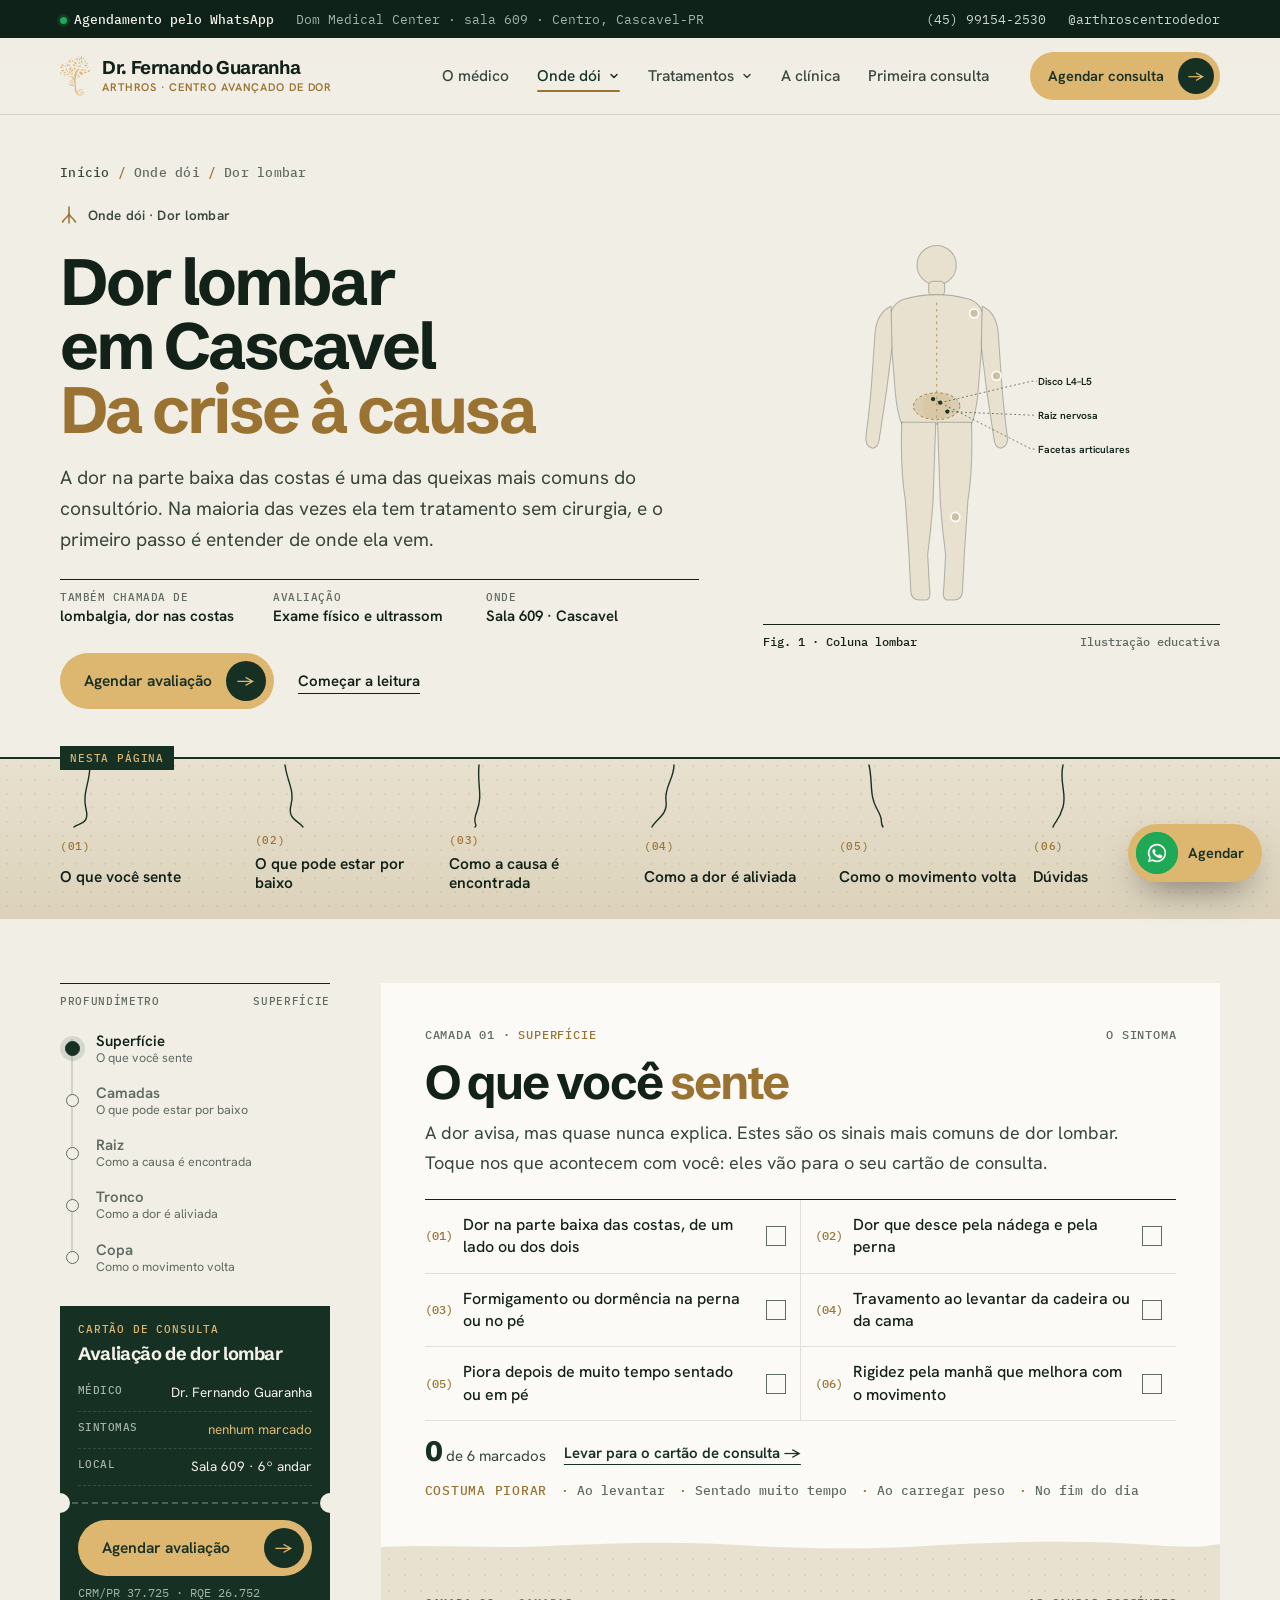
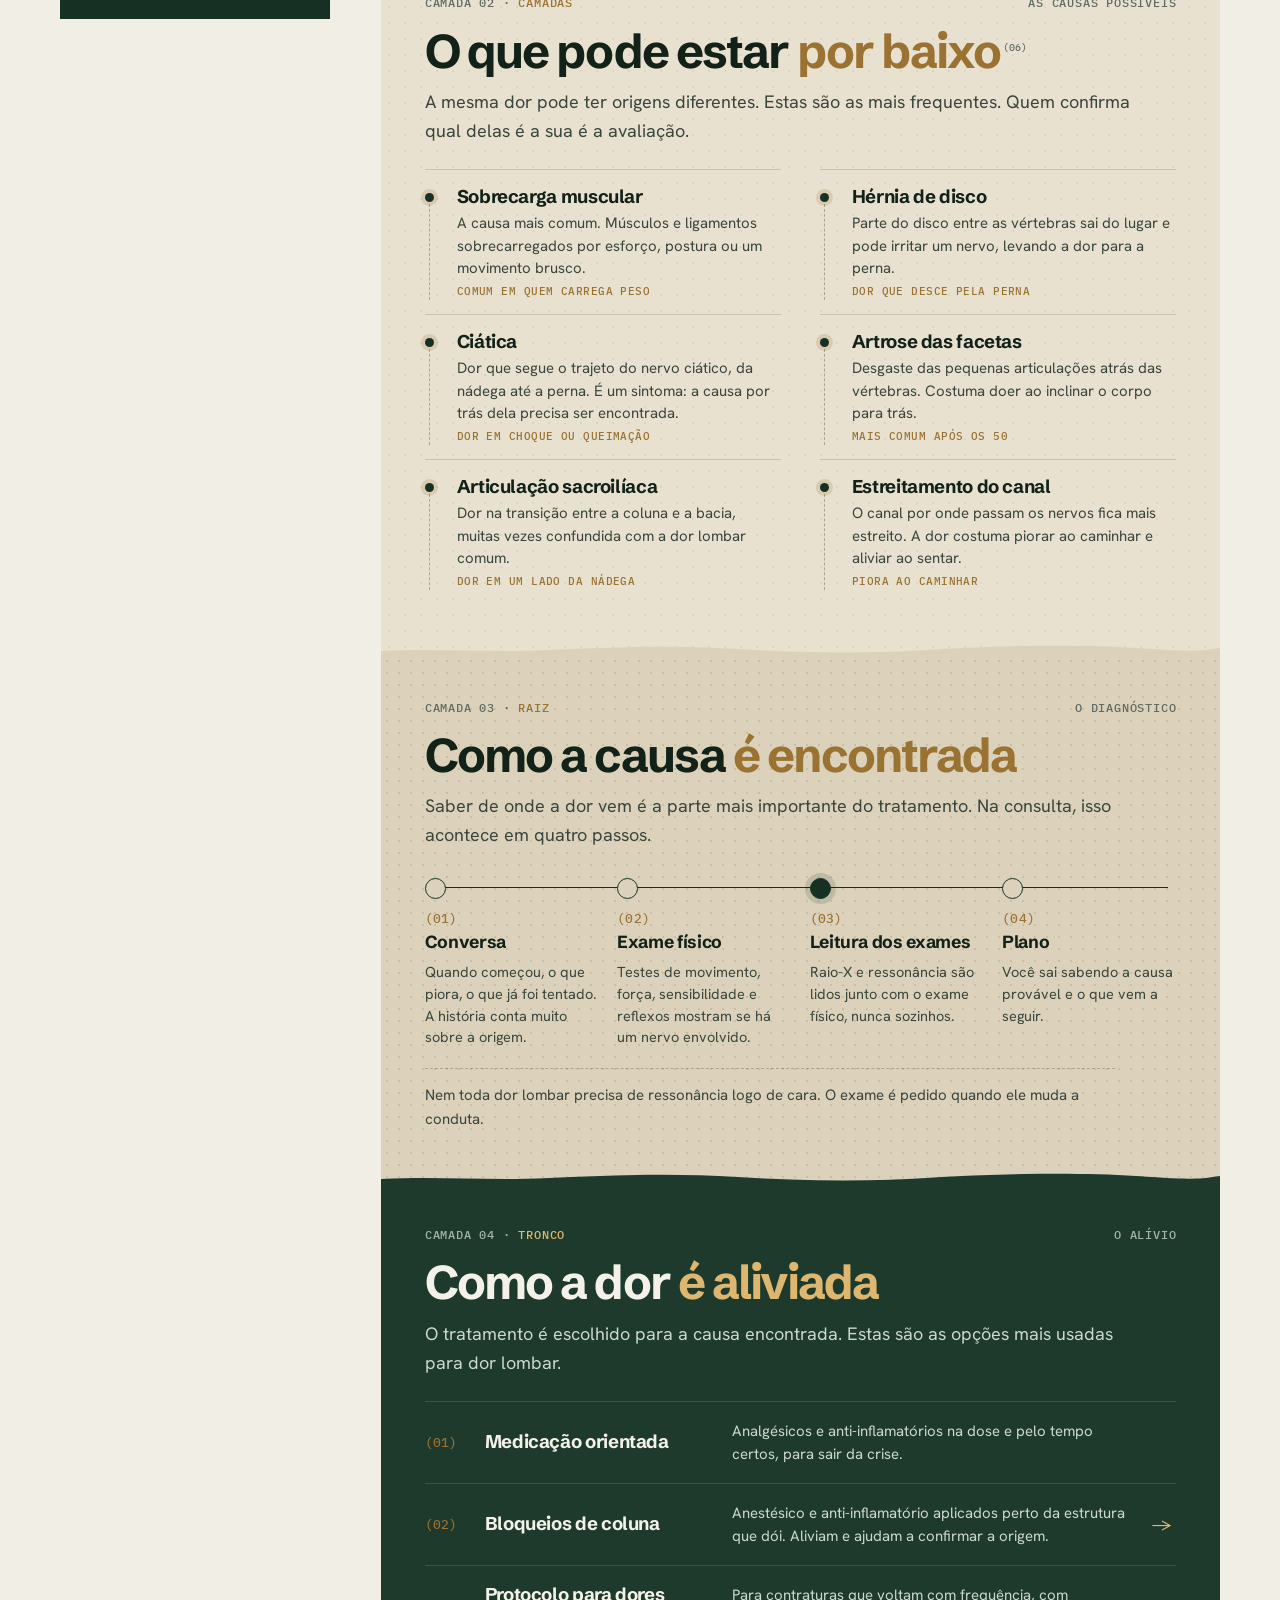
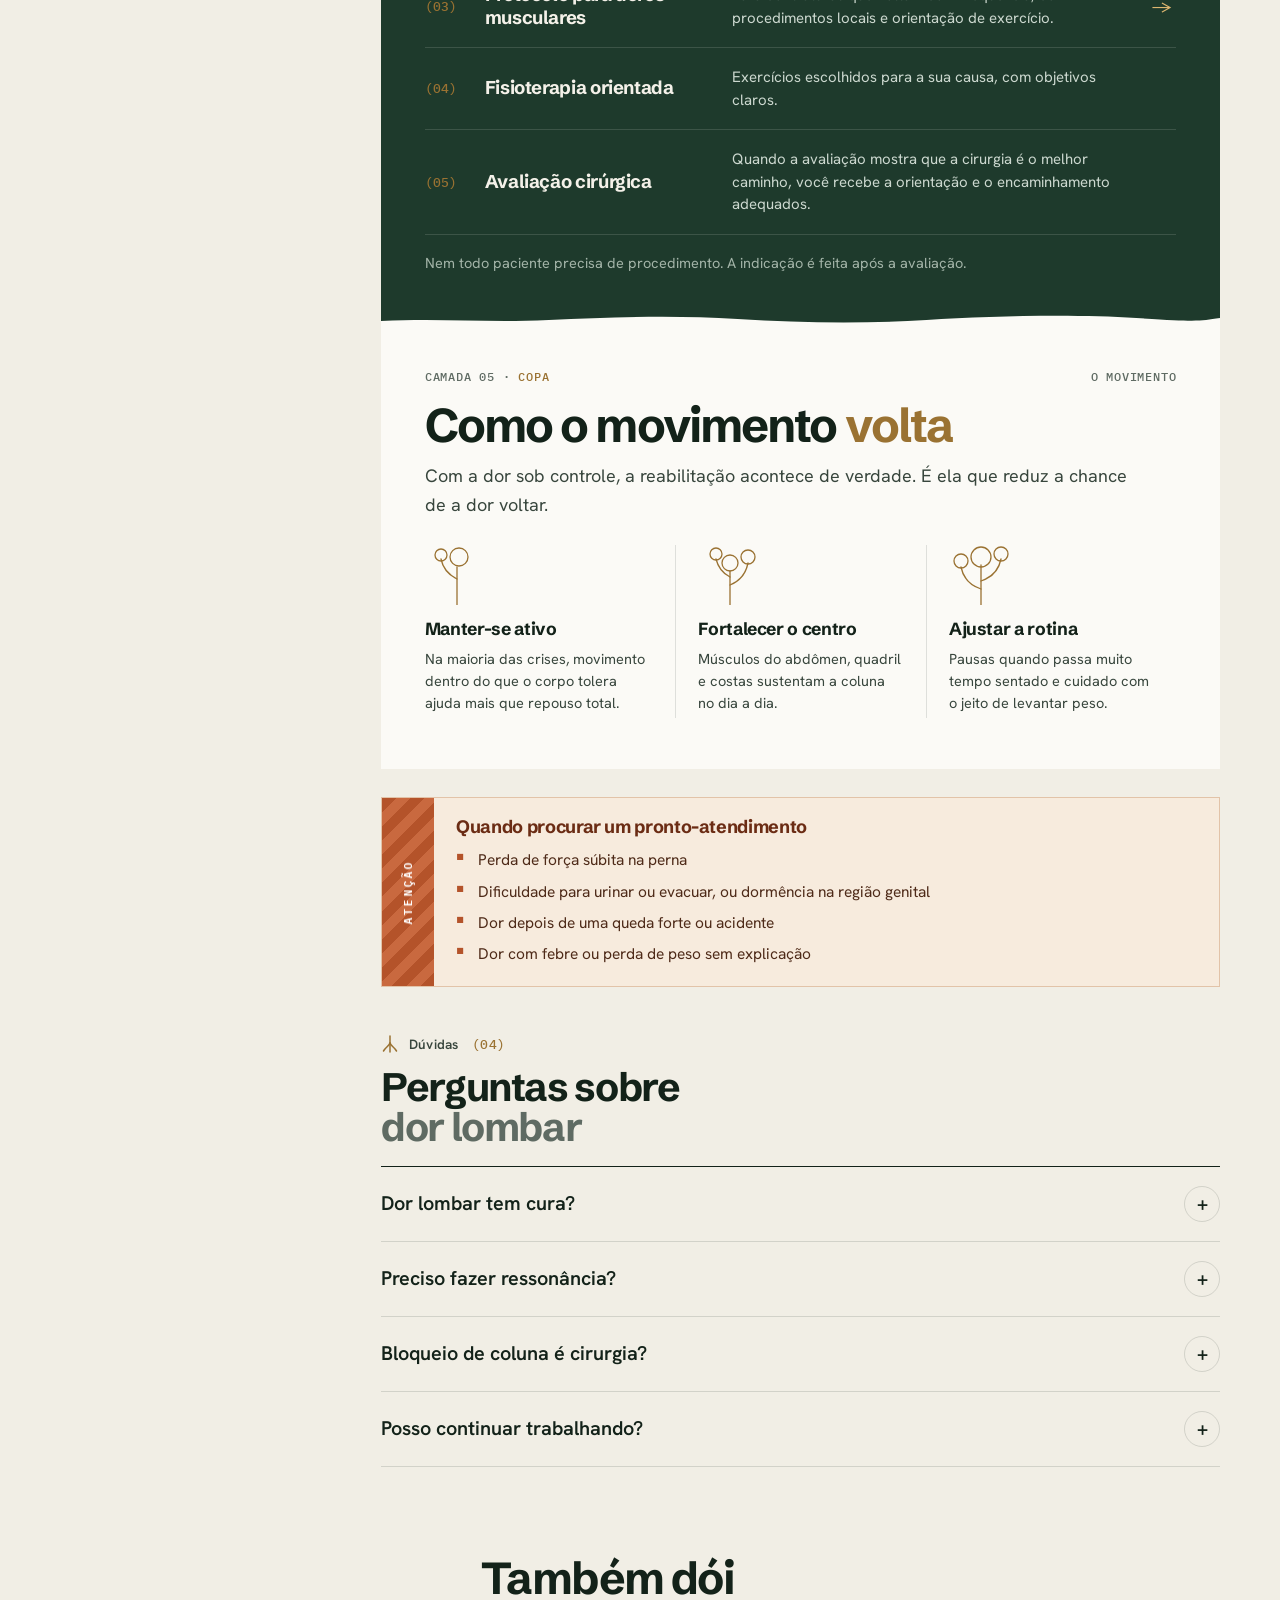
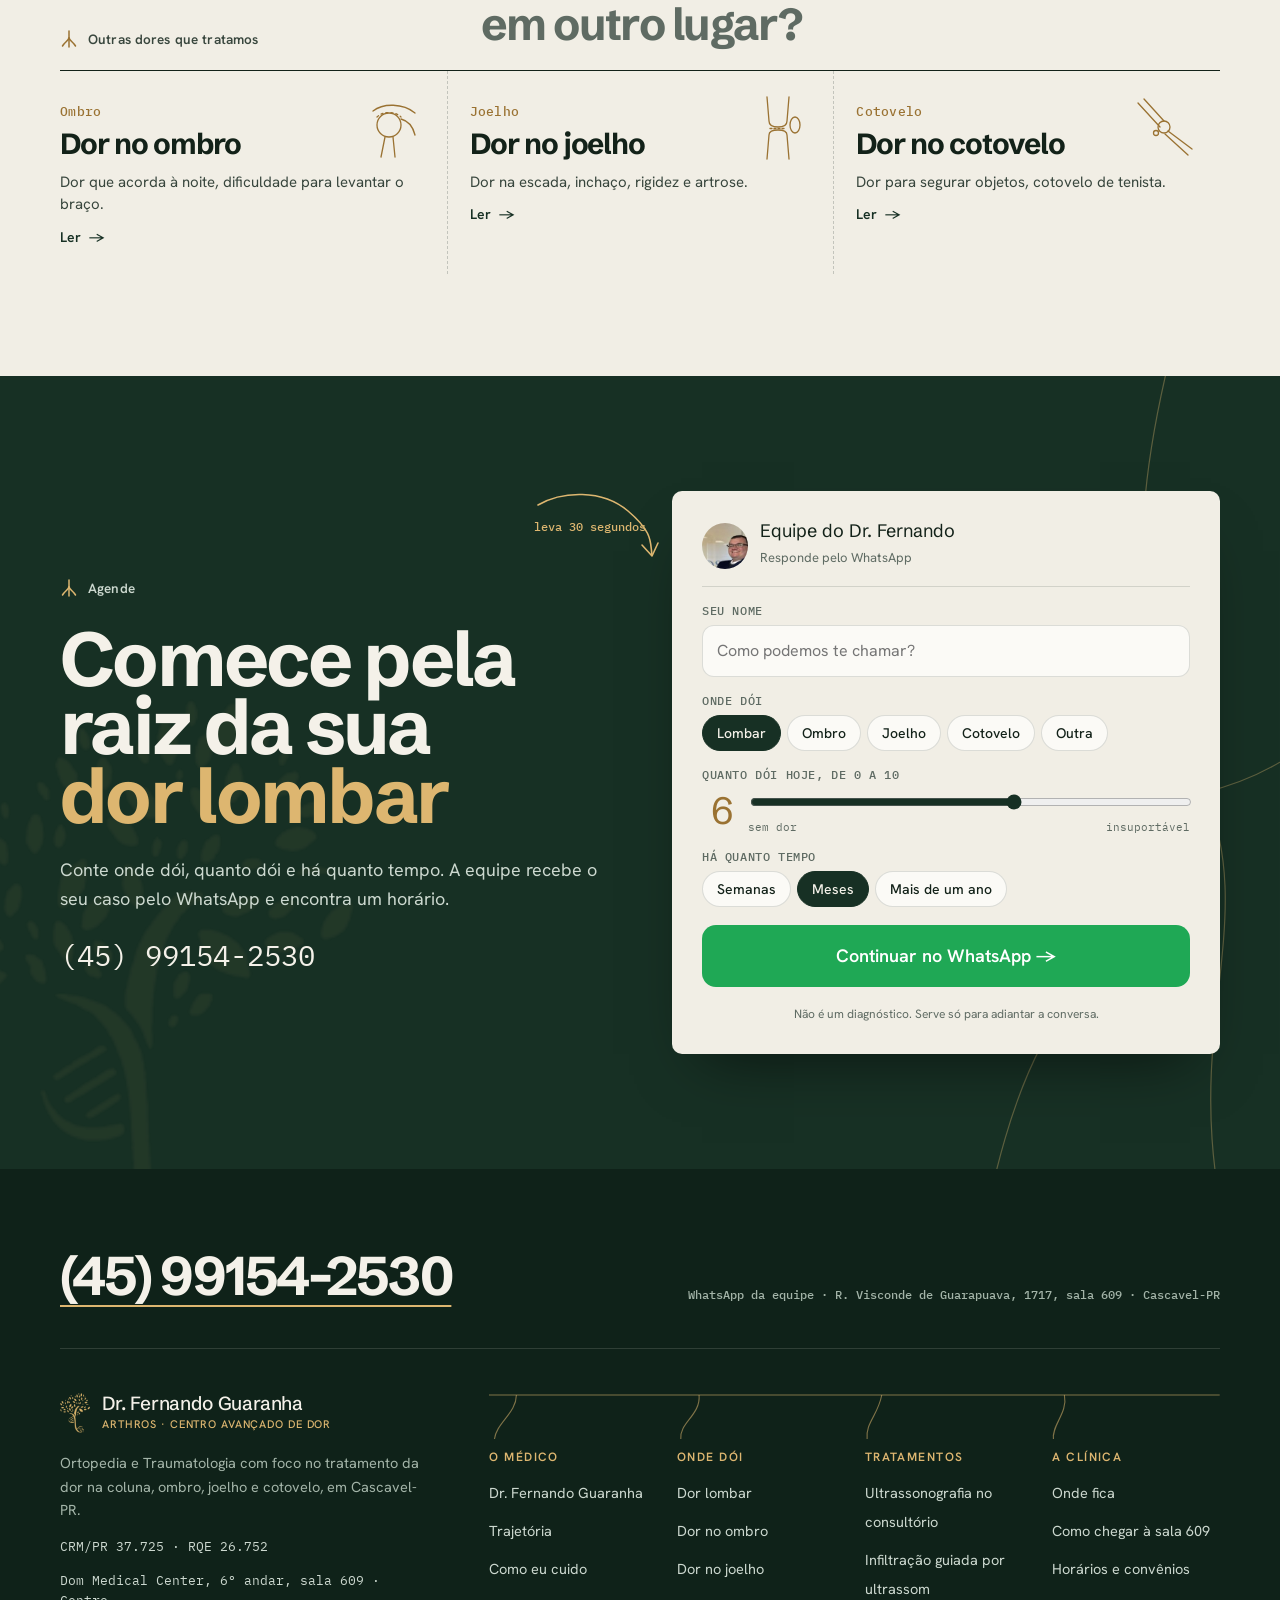
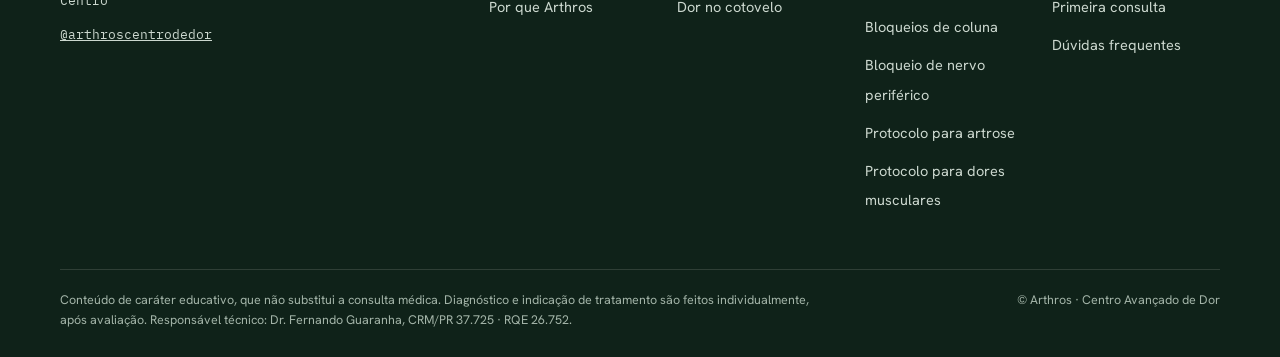
<file: dor-lombar.html>
<!doctype html>
<html lang="pt-BR">
<head>
<meta charset="utf-8">
<meta name="viewport" content="width=device-width, initial-scale=1">
<title>Dor lombar em Cascavel · Ortopedista · Dr. Fernando Guaranha</title>
<meta name="description" content="Dor lombar, ciática e hérnia de disco em Cascavel: sintomas, causas, como é a avaliação e as opções de tratamento sem cirurgia. Arthros, Dom Medical Center.">
<meta name="robots" content="index,follow,max-image-preview:large">
<meta name="author" content="Dr. Fernando Guaranha">
<meta name="geo.region" content="BR-PR">
<meta name="geo.placename" content="Cascavel">
<meta name="geo.position" content="-24.9569452;-53.4633422">
<meta name="ICBM" content="-24.9569452, -53.4633422">
<meta name="theme-color" content="#173024">
<link rel="canonical" href="https://SEU-DOMINIO.com.br/dor-lombar.html">
<link rel="icon" type="image/png" href="img/arthros_gold.png">
<meta property="og:type" content="website">
<meta property="og:locale" content="pt_BR">
<meta property="og:site_name" content="Dr. Fernando Guaranha · Arthros">
<meta property="og:title" content="Dor lombar em Cascavel · Ortopedista · Dr. Fernando Guaranha">
<meta property="og:description" content="Dor lombar, ciática e hérnia de disco em Cascavel: sintomas, causas, como é a avaliação e as opções de tratamento sem cirurgia. Arthros, Dom Medical Center.">
<meta property="og:url" content="https://SEU-DOMINIO.com.br/dor-lombar.html">
<meta property="og:image" content="https://SEU-DOMINIO.com.br/img/og.jpg">
<meta name="twitter:card" content="summary_large_image">
<script type="application/ld+json">{"@context": "https://schema.org", "@type": "MedicalWebPage", "name": "Dor lombar em Cascavel · Ortopedista · Dr. Fernando Guaranha", "url": "https://SEU-DOMINIO.com.br/dor-lombar.html", "inLanguage": "pt-BR", "about": {"@type": "MedicalCondition", "name": "Dor lombar"}, "audience": "https://schema.org/Patient", "reviewedBy": {"@id": "https://SEU-DOMINIO.com.br/#medico"}, "lastReviewed": "2026-10-06"}</script>
<script type="application/ld+json">{"@context": "https://schema.org", "@type": "FAQPage", "mainEntity": [{"@type": "Question", "name": "Dor lombar tem cura?", "acceptedAnswer": {"@type": "Answer", "text": "A maioria das crises melhora em algumas semanas. Quando a dor persiste ou volta com frequência, a causa precisa ser investigada para que o tratamento seja direcionado a ela."}}, {"@type": "Question", "name": "Preciso fazer ressonância?", "acceptedAnswer": {"@type": "Answer", "text": "Nem sempre. A ressonância é pedida quando o exame físico indica que ela vai mudar a conduta, por exemplo quando há suspeita de nervo comprimido."}}, {"@type": "Question", "name": "Bloqueio de coluna é cirurgia?", "acceptedAnswer": {"@type": "Answer", "text": "Não. É um procedimento feito com agulha e anestesia local, sem cortes e com volta para casa no mesmo dia."}}, {"@type": "Question", "name": "Posso continuar trabalhando?", "acceptedAnswer": {"@type": "Answer", "text": "Na maioria dos casos, manter a rotina com ajustes ajuda na recuperação. Se o trabalho exige esforço físico, o plano inclui orientação específica para ele."}}]}</script>
<script type="application/ld+json">{"@context": "https://schema.org", "@type": "BreadcrumbList", "itemListElement": [{"@type": "ListItem", "position": 1, "name": "Início", "item": "https://SEU-DOMINIO.com.br/"}, {"@type": "ListItem", "position": 2, "name": "Dor lombar", "item": "https://SEU-DOMINIO.com.br/dor-lombar.html"}]}</script>
<link rel="preconnect" href="https://fonts.googleapis.com">
<link rel="preconnect" href="https://fonts.gstatic.com" crossorigin>
<link rel="stylesheet" href="https://fonts.googleapis.com/css2?family=Schibsted+Grotesk:wght@400..900&family=Hanken+Grotesk:wght@400;500;600;700&family=IBM+Plex+Mono:wght@400;500&display=swap">
<link rel="stylesheet" href="assets/site.css">
</head>
<body>
<a class="sr" href="#conteudo">Pular para o conteúdo</a>
<div class="tb"><div class="wrap">
  <div class="tb__l"><span><span class="dot" aria-hidden="true"></span><b>Agendamento pelo WhatsApp</b></span><span>Dom Medical Center · sala 609 · Centro, Cascavel-PR</span></div>
  <div class="tb__r"><a class="js-wa" href="https://wa.me/5545991542530" target="_blank" rel="noopener">(45) 99154-2530</a><a class="ig" href="https://www.instagram.com/arthroscentrodedor/" target="_blank" rel="noopener">@arthroscentrodedor</a></div>
</div></div>
<header class="mh" id="hdr">
  <div class="wrap mh__in">
    <a class="logo" href="index.html" aria-label="Dr. Fernando Guaranha, página inicial"><img src="img/arthros_gold.png" alt="" width="30" height="40"><span><b>Dr. Fernando Guaranha</b><small>Arthros · Centro Avançado de Dor</small></span></a>
    <nav class="mnav" aria-label="Principal">
      <a href="sobre.html">O médico</a>
      <div class="dd"><button type="button" aria-expanded="false" aria-haspopup="true" aria-current="page">Onde dói <svg width="12" height="12" viewBox="0 0 12 12" fill="none" aria-hidden="true"><path d="M3 4.5l3 3 3-3" stroke="currentColor" stroke-width="1.5" stroke-linecap="round" stroke-linejoin="round"/></svg></button>
        <div class="mega mega--body" data-bodyscope><div class="wrap mega__in">
          <div><div class="body" style="max-width:210px"><svg viewBox="0 0 200 420" role="img" aria-label="Mapa do corpo: toque na região que dói"><circle class="sil" cx="100" cy="36" r="22"/>
<rect class="sil" x="91" y="54" width="18" height="16" rx="5"/>
<path class="sil" d="M64 74 Q100 64 136 74 Q151 79 153 96 L147 170 Q145 200 139 214 L61 214 Q55 200 53 170 L47 96 Q49 79 64 74 Z"/>
<path class="sil" d="M151 82 Q167 89 169 112 L173 170 Q175 196 179 226 Q181 239 172 241 Q165 241 164 229 L156 176 L150 128 Z"/>
<path class="sil" d="M49 82 Q33 89 31 112 L27 170 Q25 196 21 226 Q19 239 28 241 Q35 241 36 229 L44 176 L50 128 Z"/>
<path class="sil" d="M101 212 L139 212 Q141 262 135 300 Q133 330 131 360 L129 400 Q129 411 119 411 L111 411 Q106 409 108 398 L110 360 Q106 330 104 300 Z"/>
<path class="sil" d="M99 212 L61 212 Q59 262 65 300 Q67 330 69 360 L71 400 Q71 411 81 411 L89 411 Q94 409 92 398 L90 360 Q94 330 96 300 Z"/>
<path class="spine" d="M100 78 L100 210"/><g class="hp" data-k="ombro" data-href="dor-no-ombro.html" tabindex="0" role="link" aria-label="Ombro" transform="translate(142 90)"><circle class="o" r="16"/><circle class="i" r="7"/><text x="18" y="4">Ombro</text></g><g class="hp" data-k="cotovelo" data-href="dor-no-cotovelo.html" tabindex="0" role="link" aria-label="Cotovelo" transform="translate(167 160)"><circle class="o" r="16"/><circle class="i" r="7"/><text x="14" y="4">Cotovelo</text></g><g class="hp" data-k="lombar" data-href="dor-lombar.html" tabindex="0" role="link" aria-label="Lombar" transform="translate(100 192)"><circle class="o" r="16"/><circle class="i" r="7"/><text x="-64" y="4">Lombar</text></g><g class="hp" data-k="joelho" data-href="dor-no-joelho.html" tabindex="0" role="link" aria-label="Joelho" transform="translate(121 318)"><circle class="o" r="16"/><circle class="i" r="7"/><text x="16" y="4">Joelho</text></g></svg></div></div>
          <div><div class="mega__k"><span class="gl"><svg viewBox="0 0 18 18" aria-hidden="true"><path d="M9 1v7"/><path d="M9 8c-1 3-4 4-6.5 8"/><path d="M9 8c1 3 4 4 6.5 8"/><path d="M9 9v8"/></svg>Toque na região ou escolha abaixo</span></div><div class="mlist"><a class="mitem" data-k="lombar" href="dor-lombar.html"><span class="ix">(01)</span><b>Dor lombar</b><i>→</i><span class="d">Trava ao levantar, dor que desce pela perna, ciática.</span></a><a class="mitem" data-k="ombro" href="dor-no-ombro.html"><span class="ix">(02)</span><b>Dor no ombro</b><i>→</i><span class="d">Dor que acorda à noite, dificuldade para levantar o braço.</span></a><a class="mitem" data-k="joelho" href="dor-no-joelho.html"><span class="ix">(03)</span><b>Dor no joelho</b><i>→</i><span class="d">Dor na escada, inchaço, rigidez e artrose.</span></a><a class="mitem" data-k="cotovelo" href="dor-no-cotovelo.html"><span class="ix">(04)</span><b>Dor no cotovelo</b><i>→</i><span class="d">Dor para segurar objetos, cotovelo de tenista.</span></a></div></div>
          <div class="mcard"><img class="tree" src="img/arthros_gold.png" alt=""><b>Não sabe de onde vem a dor?</b><p>Monte a ficha da sua dor em 1 minuto e mande para a equipe antes da consulta.</p><a href="primeira-consulta.html#ficha">Preparar a minha ficha →</a></div>
        </div></div></div>
      <div class="dd"><button type="button" aria-expanded="false" aria-haspopup="true">Tratamentos <svg width="12" height="12" viewBox="0 0 12 12" fill="none" aria-hidden="true"><path d="M3 4.5l3 3 3-3" stroke="currentColor" stroke-width="1.5" stroke-linecap="round" stroke-linejoin="round"/></svg></button>
        <div class="mega mega--tr"><div class="wrap mega__in">
          <div><div class="mega__k"><span class="gl"><svg viewBox="0 0 18 18" aria-hidden="true"><path d="M9 1v7"/><path d="M9 8c-1 3-4 4-6.5 8"/><path d="M9 8c1 3 4 4 6.5 8"/><path d="M9 9v8"/></svg>Feitos no consultório, sem internação, quando indicados</span></div><div class="mlist"><a href="tratamentos.html#ultrassom"><span class="ix">(01)</span><b>Ultrassonografia no consultório</b><i>→</i></a><a href="tratamentos.html#infiltracao"><span class="ix">(02)</span><b>Infiltração guiada por ultrassom</b><i>→</i></a><a href="tratamentos.html#bloqueios"><span class="ix">(03)</span><b>Bloqueios de coluna</b><i>→</i></a><a href="tratamentos.html#bloqueio-nervo"><span class="ix">(04)</span><b>Bloqueio de nervo periférico</b><i>→</i></a><a href="tratamentos.html#artrose"><span class="ix">(05)</span><b>Protocolo para artrose</b><i>→</i></a><a href="tratamentos.html#muscular"><span class="ix">(06)</span><b>Protocolo para dores musculares</b><i>→</i></a></div></div>
          <div class="mcard"><img class="tree" src="img/arthros_gold.png" alt=""><b>Do mais simples ao mais específico</b><p>Nem todo paciente precisa de procedimento. Veja como o plano é decidido.</p><a href="tratamentos.html#escada">Como o tratamento é escolhido →</a></div>
        </div></div></div>
      <a href="clinica.html">A clínica</a>
      <a href="primeira-consulta.html">Primeira consulta</a>
    </nav>
    <a class="btn btn--gold js-wa" href="https://wa.me/5545991542530" target="_blank" rel="noopener"><span>Agendar consulta</span><i aria-hidden="true">→</i></a>
    <button class="burger" id="burger" type="button" aria-label="Abrir menu" aria-expanded="false" aria-controls="drawer"><span></span></button>
  </div>
</header>
<div class="drawer" id="drawer" aria-label="Menu">
  <div class="drawer__top"><a class="logo" href="index.html"><img src="img/arthros_gold.png" alt="" width="24" height="32"><span><b>Dr. Fernando Guaranha</b><small>Arthros · Centro Avançado de Dor</small></span></a><button class="drawer__x" id="drawerX" type="button" aria-label="Fechar menu">×</button></div>
  <nav>
    <a href="index.html">Início <span>→</span></a>
    <a href="sobre.html">O médico <span>→</span></a>
    <details><summary>Onde dói <span>+</span></summary><div><a href="dor-lombar.html">Dor lombar</a><a href="dor-no-ombro.html">Dor no ombro</a><a href="dor-no-joelho.html">Dor no joelho</a><a href="dor-no-cotovelo.html">Dor no cotovelo</a></div></details>
    <details><summary>Tratamentos <span>+</span></summary><div><a href="tratamentos.html#ultrassom">Ultrassonografia no consultório</a><a href="tratamentos.html#infiltracao">Infiltração guiada por ultrassom</a><a href="tratamentos.html#bloqueios">Bloqueios de coluna</a><a href="tratamentos.html#bloqueio-nervo">Bloqueio de nervo periférico</a><a href="tratamentos.html#artrose">Protocolo para artrose</a><a href="tratamentos.html#muscular">Protocolo para dores musculares</a></div></details>
    <a href="clinica.html">A clínica <span>→</span></a>
    <a href="primeira-consulta.html">Primeira consulta <span>→</span></a>
  </nav>
  <div class="drawer__cta"><a class="btn btn--gold js-wa" href="https://wa.me/5545991542530" target="_blank" rel="noopener"><span>Agendar pelo WhatsApp</span><i aria-hidden="true">→</i></a><small>(45) 99154-2530 · Dom Medical Center, sala 609</small></div>
</div>
<main id="conteudo">
<section class="op">
  <div class="wrap op__grid">
    <div class="op__l"><nav class="crumb" aria-label="Você está em"><a href="index.html">Início</a> <span aria-hidden="true">/</span> <span aria-current="page">Onde dói</span> <span aria-hidden="true">/</span> <span aria-current="page">Dor lombar</span></nav><p style="margin:24px 0 0"><span class="gl"><svg viewBox="0 0 18 18" aria-hidden="true"><path d="M9 1v7"/><path d="M9 8c-1 3-4 4-6.5 8"/><path d="M9 8c1 3 4 4 6.5 8"/><path d="M9 9v8"/></svg>Onde dói · Dor lombar</span></p><h1>Dor lombar em Cascavel<span class="b">Da crise à causa</span></h1><p class="op__lead">A dor na parte baixa das costas é uma das queixas mais comuns do consultório. Na maioria das vezes ela tem tratamento sem cirurgia, e o primeiro passo é entender de onde ela vem.</p><dl class="op__meta"><div><dt>Também chamada de</dt><dd>lombalgia, dor nas costas</dd></div><div><dt>Avaliação</dt><dd>Exame físico e ultrassom</dd></div><div><dt>Onde</dt><dd>Sala 609 · Cascavel</dd></div></dl><div class="op__cta"><a class="btn btn--gold js-wa" href="https://wa.me/5545991542530" target="_blank" rel="noopener" data-msg="Olá! Vim pelo site. Tenho dor na coluna lombar e gostaria de agendar uma avaliação com o Dr. Fernando."><span>Agendar avaliação</span><i aria-hidden="true">→</i></a><a class="lnk" href="#superficie">Começar a leitura</a></div></div>
    <figure class="atlas op__atlas" style="margin:0"><div class="body body--atlas" style="max-width:420px"><svg viewBox="-6 0 336 420" role="img" aria-label="Fig. 1 · Coluna lombar"><circle class="sil" cx="100" cy="36" r="22"/>
<rect class="sil" x="91" y="54" width="18" height="16" rx="5"/>
<path class="sil" d="M64 74 Q100 64 136 74 Q151 79 153 96 L147 170 Q145 200 139 214 L61 214 Q55 200 53 170 L47 96 Q49 79 64 74 Z"/>
<path class="sil" d="M151 82 Q167 89 169 112 L173 170 Q175 196 179 226 Q181 239 172 241 Q165 241 164 229 L156 176 L150 128 Z"/>
<path class="sil" d="M49 82 Q33 89 31 112 L27 170 Q25 196 21 226 Q19 239 28 241 Q35 241 36 229 L44 176 L50 128 Z"/>
<path class="sil" d="M101 212 L139 212 Q141 262 135 300 Q133 330 131 360 L129 400 Q129 411 119 411 L111 411 Q106 409 108 398 L110 360 Q106 330 104 300 Z"/>
<path class="sil" d="M99 212 L61 212 Q59 262 65 300 Q67 330 69 360 L71 400 Q71 411 81 411 L89 411 Q94 409 92 398 L90 360 Q94 330 96 300 Z"/>
<path class="spine" d="M100 78 L100 210"/>
<ellipse class="zone" cx="100" cy="194" rx="26" ry="15"/><circle cx="100" cy="194" r="16" fill="rgba(217,178,106,.3)"><animate attributeName="r" values="10;28;10" dur="2.6s" repeatCount="indefinite"/><animate attributeName="opacity" values=".9;0;.9" dur="2.6s" repeatCount="indefinite"/></circle><a href="dor-no-ombro.html" aria-label="Ombro"><circle cx="142" cy="90" r="5" fill="var(--soil-3)" stroke="var(--paper)" stroke-width="2"/></a><a href="dor-no-cotovelo.html" aria-label="Cotovelo"><circle cx="167" cy="160" r="5" fill="var(--soil-3)" stroke="var(--paper)" stroke-width="2"/></a><a href="dor-no-joelho.html" aria-label="Joelho"><circle cx="121" cy="318" r="5" fill="var(--soil-3)" stroke="var(--paper)" stroke-width="2"/></a><circle cx="104" cy="190" r="2.4" fill="var(--forest)"/><path class="lead-l" d="M104 190 L206 166 L212 166"/><text class="lead-t b" x="214" y="170">Disco L4–L5</text><circle cx="112" cy="200" r="2.4" fill="var(--forest)"/><path class="lead-l" d="M112 200 L206 204 L212 204"/><text class="lead-t b" x="214" y="208">Raiz nervosa</text><circle cx="96" cy="186" r="2.4" fill="var(--forest)"/><path class="lead-l" d="M96 186 L206 242 L212 242"/><text class="lead-t b" x="214" y="246">Facetas articulares</text></svg></div>
<figcaption><b>Fig. 1 · Coluna lombar</b><span>Ilustração educativa</span></figcaption></figure>
  </div>
  <div class="soil"><span class="soil__lbl">Nesta página</span><div class="wrap"><nav class="rtoc" style="--n:6" aria-label="Nesta página"><a href="#superficie"><svg viewBox="0 0 60 62" aria-hidden="true"><path d="M30 0 C 30 18, 22 28, 26 44 S 18 58, 14 62"/></svg><small>(01)</small><b>O que você sente</b></a><a href="#camadas"><svg viewBox="0 0 60 62" aria-hidden="true"><path d="M30 0 C 32 16, 40 26, 36 40 S 44 56, 48 62"/></svg><small>(02)</small><b>O que pode estar por baixo</b></a><a href="#diagnostico"><svg viewBox="0 0 60 62" aria-hidden="true"><path d="M30 0 C 28 20, 34 30, 28 46 S 30 58, 26 62"/></svg><small>(03)</small><b>Como a causa é encontrada</b></a><a href="#tronco"><svg viewBox="0 0 60 62" aria-hidden="true"><path d="M30 0 C 30 14, 20 22, 22 36 S 12 54, 8 62"/></svg><small>(04)</small><b>Como a dor é aliviada</b></a><a href="#copa"><svg viewBox="0 0 60 62" aria-hidden="true"><path d="M30 0 C 34 18, 30 30, 38 44 S 40 56, 44 62"/></svg><small>(05)</small><b>Como o movimento volta</b></a><a href="#duvidas"><svg viewBox="0 0 60 62" aria-hidden="true"><path d="M30 0 C 26 18, 34 28, 30 42 S 22 56, 20 62"/></svg><small>(06)</small><b>Dúvidas</b></a></nav></div></div>
</section>

  <div class="wrap cp">
    <aside class="side" aria-label="Profundidade da leitura">
      <div class="gauge"><div class="gauge__t"><span>Profundímetro</span><span id="gaugeNow">Superfície</span></div><ol><li class="fill" aria-hidden="true"></li><li><a href="#superficie"><span><b>Superfície</b><small>O que você sente</small></span></a></li><li><a href="#camadas"><span><b>Camadas</b><small>O que pode estar por baixo</small></span></a></li><li><a href="#diagnostico"><span><b>Raiz</b><small>Como a causa é encontrada</small></span></a></li><li><a href="#tronco"><span><b>Tronco</b><small>Como a dor é aliviada</small></span></a></li><li><a href="#copa"><span><b>Copa</b><small>Como o movimento volta</small></span></a></li></ol></div>
      <div class="tkt" id="tkt" data-ctx="dor na coluna lombar">
        <div class="tkt__top"><small>Cartão de consulta</small><b>Avaliação de dor lombar</b>
          <dl><div><dt>Médico</dt><dd>Dr. Fernando Guaranha</dd></div><div><dt>Sintomas</dt><dd class="live" id="tktN">nenhum marcado</dd></div><div><dt>Local</dt><dd>Sala 609 · 6º andar</dd></div></dl></div>
        <div class="tkt__cut" aria-hidden="true"></div>
        <div class="tkt__bot"><a class="btn btn--gold js-wa" href="https://wa.me/5545991542530" target="_blank" rel="noopener" data-msg="Olá! Vim pelo site. Tenho dor na coluna lombar e gostaria de agendar uma avaliação com o Dr. Fernando." id="tktBtn"><span>Agendar avaliação</span><i aria-hidden="true">→</i></a><small>CRM/PR 37.725 · RQE 26.752</small></div>
      </div>
    </aside>
    <div class="strat">
      <section class="ly2 ly2--s1" id="superficie">
        <div class="ly2__d"><span>Camada 01 · <b>Superfície</b></span><span>O sintoma</span></div>
        <h2>O que você <em>sente</em></h2>
        <p class="lead">A dor avisa, mas quase nunca explica. Estes são os sinais mais comuns de dor lombar. Toque nos que acontecem com você: eles vão para o seu cartão de consulta.</p>
        <div class="symc" id="symc"><button type="button" aria-pressed="false" data-s="dor na parte baixa das costas, de um lado ou dos dois"><span class="ix">(01)</span><span>Dor na parte baixa das costas, de um lado ou dos dois</span><span class="ck"><svg width="12" height="12" viewBox="0 0 14 14" fill="none"><path d="M3 7.5l2.5 2.5L11 4" stroke="currentColor" stroke-width="1.8" stroke-linecap="round" stroke-linejoin="round"/></svg></span></button><button type="button" aria-pressed="false" data-s="dor que desce pela nádega e pela perna"><span class="ix">(02)</span><span>Dor que desce pela nádega e pela perna</span><span class="ck"><svg width="12" height="12" viewBox="0 0 14 14" fill="none"><path d="M3 7.5l2.5 2.5L11 4" stroke="currentColor" stroke-width="1.8" stroke-linecap="round" stroke-linejoin="round"/></svg></span></button><button type="button" aria-pressed="false" data-s="formigamento ou dormência na perna ou no pé"><span class="ix">(03)</span><span>Formigamento ou dormência na perna ou no pé</span><span class="ck"><svg width="12" height="12" viewBox="0 0 14 14" fill="none"><path d="M3 7.5l2.5 2.5L11 4" stroke="currentColor" stroke-width="1.8" stroke-linecap="round" stroke-linejoin="round"/></svg></span></button><button type="button" aria-pressed="false" data-s="travamento ao levantar da cadeira ou da cama"><span class="ix">(04)</span><span>Travamento ao levantar da cadeira ou da cama</span><span class="ck"><svg width="12" height="12" viewBox="0 0 14 14" fill="none"><path d="M3 7.5l2.5 2.5L11 4" stroke="currentColor" stroke-width="1.8" stroke-linecap="round" stroke-linejoin="round"/></svg></span></button><button type="button" aria-pressed="false" data-s="piora depois de muito tempo sentado ou em pé"><span class="ix">(05)</span><span>Piora depois de muito tempo sentado ou em pé</span><span class="ck"><svg width="12" height="12" viewBox="0 0 14 14" fill="none"><path d="M3 7.5l2.5 2.5L11 4" stroke="currentColor" stroke-width="1.8" stroke-linecap="round" stroke-linejoin="round"/></svg></span></button><button type="button" aria-pressed="false" data-s="rigidez pela manhã que melhora com o movimento"><span class="ix">(06)</span><span>Rigidez pela manhã que melhora com o movimento</span><span class="ck"><svg width="12" height="12" viewBox="0 0 14 14" fill="none"><path d="M3 7.5l2.5 2.5L11 4" stroke="currentColor" stroke-width="1.8" stroke-linecap="round" stroke-linejoin="round"/></svg></span></button></div>
        <div class="symbar"><span><b id="symN">0</b> de 6 marcados</span><a href="#tkt" id="symGo">Levar para o cartão de consulta →</a></div>
        <div class="when"><b>Costuma piorar</b><span>Ao levantar</span><span>Sentado muito tempo</span><span>Ao carregar peso</span><span>No fim do dia</span></div>
      </section>
      <section class="ly2 ly2--s2" id="camadas">
        <div class="ly2__d"><span>Camada 02 · <b>Camadas</b></span><span>As causas possíveis</span></div>
        <h2>O que pode estar <em>por baixo</em><span class="cnt">(06)</span></h2>
        <p class="lead">A mesma dor pode ter origens diferentes. Estas são as mais frequentes. Quem confirma qual delas é a sua é a avaliação.</p>
        <div class="lead-list"><div class="ll"><b>Sobrecarga muscular</b><p>A causa mais comum. Músculos e ligamentos sobrecarregados por esforço, postura ou um movimento brusco.</p><small>Comum em quem carrega peso</small></div><div class="ll"><b>Hérnia de disco</b><p>Parte do disco entre as vértebras sai do lugar e pode irritar um nervo, levando a dor para a perna.</p><small>Dor que desce pela perna</small></div><div class="ll"><b>Ciática</b><p>Dor que segue o trajeto do nervo ciático, da nádega até a perna. É um sintoma: a causa por trás dela precisa ser encontrada.</p><small>Dor em choque ou queimação</small></div><div class="ll"><b>Artrose das facetas</b><p>Desgaste das pequenas articulações atrás das vértebras. Costuma doer ao inclinar o corpo para trás.</p><small>Mais comum após os 50</small></div><div class="ll"><b>Articulação sacroilíaca</b><p>Dor na transição entre a coluna e a bacia, muitas vezes confundida com a dor lombar comum.</p><small>Dor em um lado da nádega</small></div><div class="ll"><b>Estreitamento do canal</b><p>O canal por onde passam os nervos fica mais estreito. A dor costuma piorar ao caminhar e aliviar ao sentar.</p><small>Piora ao caminhar</small></div></div>
      </section>
      <section class="ly2 ly2--s3" id="diagnostico">
        <div class="ly2__d"><span>Camada 03 · <b>Raiz</b></span><span>O diagnóstico</span></div>
        <h2>Como a causa <em>é encontrada</em></h2>
        <p class="lead">Saber de onde a dor vem é a parte mais importante do tratamento. Na consulta, isso acontece em quatro passos.</p>
        <div class="trk"><div class=""><span class="ix">(01)</span><b>Conversa</b><p>Quando começou, o que piora, o que já foi tentado. A história conta muito sobre a origem.</p></div><div class=""><span class="ix">(02)</span><b>Exame físico</b><p>Testes de movimento, força, sensibilidade e reflexos mostram se há um nervo envolvido.</p></div><div class="key"><span class="ix">(03)</span><b>Leitura dos exames</b><p>Raio-X e ressonância são lidos junto com o exame físico, nunca sozinhos.</p></div><div class=""><span class="ix">(04)</span><b>Plano</b><p>Você sai sabendo a causa provável e o que vem a seguir.</p></div></div>
        <p class="eval__note">Nem toda dor lombar precisa de ressonância logo de cara. O exame é pedido quando ele muda a conduta.</p>
        
      </section>
      <section class="ly2 ly2--s4" id="tronco">
        <div class="ly2__d"><span>Camada 04 · <b>Tronco</b></span><span>O alívio</span></div>
        <h2>Como a dor <em>é aliviada</em></h2>
        <p class="lead">O tratamento é escolhido para a causa encontrada. Estas são as opções mais usadas para dor lombar.</p>
        <div class="opts2"><div class="o2"><span class="ix">(01)</span><b>Medicação orientada</b><p>Analgésicos e anti-inflamatórios na dose e pelo tempo certos, para sair da crise.</p><i></i></div><a class="o2" href="tratamentos.html#bloqueios"><span class="ix">(02)</span><b>Bloqueios de coluna</b><p>Anestésico e anti-inflamatório aplicados perto da estrutura que dói. Aliviam e ajudam a confirmar a origem.</p><i>→</i></a><a class="o2" href="tratamentos.html#muscular"><span class="ix">(03)</span><b>Protocolo para dores musculares</b><p>Para contraturas que voltam com frequência, com procedimentos locais e orientação de exercício.</p><i>→</i></a><div class="o2"><span class="ix">(04)</span><b>Fisioterapia orientada</b><p>Exercícios escolhidos para a sua causa, com objetivos claros.</p><i></i></div><div class="o2"><span class="ix">(05)</span><b>Avaliação cirúrgica</b><p>Quando a avaliação mostra que a cirurgia é o melhor caminho, você recebe a orientação e o encaminhamento adequados.</p><i></i></div></div>
        <p class="o2__note">Nem todo paciente precisa de procedimento. A indicação é feita após a avaliação.</p>
      </section>
      <section class="ly2 ly2--s5" id="copa">
        <div class="ly2__d"><span>Camada 05 · <b>Copa</b></span><span>O movimento</span></div>
        <h2>Como o movimento <em>volta</em></h2>
        <p class="lead">Com a dor sob controle, a reabilitação acontece de verdade. É ela que reduz a chance de a dor voltar.</p>
        <div class="canopy"><div><svg class="br" viewBox="0 0 64 60" aria-hidden="true"><path d="M32 60 V22"/><path d="M32 34 C 24 30, 18 24, 16 14"/><circle cx="16" cy="10" r="6"/><circle cx="34" cy="12" r="9"/></svg><b>Manter-se ativo</b><p>Na maioria das crises, movimento dentro do que o corpo tolera ajuda mais que repouso total.</p></div><div><svg class="br" viewBox="0 0 64 60" aria-hidden="true"><path d="M32 60 V26"/><path d="M32 40 C 42 36, 48 28, 50 18"/><path d="M32 32 C 24 28, 20 22, 18 14"/><circle cx="50" cy="12" r="7"/><circle cx="18" cy="9" r="6"/><circle cx="32" cy="18" r="8"/></svg><b>Fortalecer o centro</b><p>Músculos do abdômen, quadril e costas sustentam a coluna no dia a dia.</p></div><div><svg class="br" viewBox="0 0 64 60" aria-hidden="true"><path d="M32 60 V20"/><path d="M32 44 C 20 40, 14 32, 12 22"/><path d="M32 36 C 44 32, 50 24, 52 14"/><circle cx="12" cy="16" r="7"/><circle cx="52" cy="9" r="7"/><circle cx="32" cy="12" r="10"/></svg><b>Ajustar a rotina</b><p>Pausas quando passa muito tempo sentado e cuidado com o jeito de levantar peso.</p></div></div>
      </section>
      <div class="bula-wrap"><div class="bula" role="note"><div class="bula__s"><span>Atenção</span></div><div class="bula__b"><b>Quando procurar um pronto-atendimento</b><ul><li>Perda de força súbita na perna</li><li>Dificuldade para urinar ou evacuar, ou dormência na região genital</li><li>Dor depois de uma queda forte ou acidente</li><li>Dor com febre ou perda de peso sem explicação</li></ul></div></div></div>
      <section id="duvidas" style="padding-top:clamp(32px,4vw,48px)">
        <div style="display:flex;gap:14px;align-items:center;flex-wrap:wrap"><span class="gl"><svg viewBox="0 0 18 18" aria-hidden="true"><path d="M9 1v7"/><path d="M9 8c-1 3-4 4-6.5 8"/><path d="M9 8c1 3 4 4 6.5 8"/><path d="M9 9v8"/></svg>Dúvidas</span><span class="ix">(04)</span></div>
        <h2 class="tt" style="font-size:clamp(1.7rem,1.2rem + 1.6vw,2.6rem);margin:14px 0 18px">Perguntas sobre<span class="b">dor lombar</span></h2>
        <div class="qa"><details><summary>Dor lombar tem cura?<span class="plus" aria-hidden="true">+</span></summary><p>A maioria das crises melhora em algumas semanas. Quando a dor persiste ou volta com frequência, a causa precisa ser investigada para que o tratamento seja direcionado a ela.</p></details><details><summary>Preciso fazer ressonância?<span class="plus" aria-hidden="true">+</span></summary><p>Nem sempre. A ressonância é pedida quando o exame físico indica que ela vai mudar a conduta, por exemplo quando há suspeita de nervo comprimido.</p></details><details><summary>Bloqueio de coluna é cirurgia?<span class="plus" aria-hidden="true">+</span></summary><p>Não. É um procedimento feito com agulha e anestesia local, sem cortes e com volta para casa no mesmo dia.</p></details><details><summary>Posso continuar trabalhando?<span class="plus" aria-hidden="true">+</span></summary><p>Na maioria dos casos, manter a rotina com ajustes ajuda na recuperação. Se o trabalho exige esforço físico, o plano inclui orientação específica para ele.</p></details></div>
      </section>
    </div>
  </div>
  <section class="pb" aria-labelledby="rel-t"><div class="wrap"><div class="split" style="margin-bottom:22px;align-items:end"><div class="split__l"><span class="gl"><svg viewBox="0 0 18 18" aria-hidden="true"><path d="M9 1v7"/><path d="M9 8c-1 3-4 4-6.5 8"/><path d="M9 8c1 3 4 4 6.5 8"/><path d="M9 9v8"/></svg>Outras dores que tratamos</span></div><h2 id="rel-t" class="tt" style="font-size:clamp(1.8rem,1.2rem + 2vw,2.8rem)">Também dói<span class="b">em outro lugar?</span></h2></div><div class="rel2"><a class="term" href="dor-no-ombro.html"><div class="term__row"><div><span class="ix">Ombro</span><b>Dor no ombro</b></div><svg class="atl" viewBox="0 0 66 66" aria-hidden="true"><circle cx="30" cy="30" r="12"/><path d="M14 16 C 24 8, 44 8, 56 18"/><path d="M42 24 C 50 26, 54 32, 56 40"/><path d="M26 42 L22 62"/><path d="M34 42 L36 62"/><path d="M18 22 C 24 16, 36 16, 42 22" stroke-dasharray="2 3"/></svg></div><p>Dor que acorda à noite, dificuldade para levantar o braço.</p><i>Ler</i></a><a class="term" href="dor-no-joelho.html"><div class="term__row"><div><span class="ix">Joelho</span><b>Dor no joelho</b></div><svg class="atl" viewBox="0 0 66 66" aria-hidden="true"><path d="M22 2 L24 26 C 24 30, 28 32, 33 32 C 38 32, 42 30, 42 26 L44 2"/><path d="M22 64 L24 40 C 24 36, 28 35, 33 35 C 38 35, 42 36, 42 40 L44 64"/><ellipse cx="50" cy="30" rx="5" ry="8"/><path d="M25 33.5 h16" stroke-dasharray="2 2"/></svg></div><p>Dor na escada, inchaço, rigidez e artrose.</p><i>Ler</i></a><a class="term" href="dor-no-cotovelo.html"><div class="term__row"><div><span class="ix">Cotovelo</span><b>Dor no cotovelo</b></div><svg class="atl" viewBox="0 0 66 66" aria-hidden="true"><path d="M6 8 L28 32"/><path d="M12 4 L32 26"/><circle cx="32" cy="32" r="6"/><path d="M36 36 L60 54"/><path d="M33 39 L56 60"/><circle cx="24" cy="38" r="2.5"/></svg></div><p>Dor para segurar objetos, cotovelo de tenista.</p><i>Ler</i></a></div></div></section>
</main>
<section class="final dark" aria-labelledby="f-t">
    <img class="tree-bg" src="img/arthros_gold.png" alt="" aria-hidden="true">
    <svg class="roots grow" viewBox="0 0 1440 800" preserveAspectRatio="xMidYMid slice" aria-hidden="true">
      <path d="M1300 800 C 1280 640, 1340 540, 1290 420 S 1200 220, 1250 0"/><path d="M1290 420 C 1370 400, 1410 360, 1440 320"/><path d="M1270 560 C 1180 580, 1120 640, 1080 800"/>
    </svg>
    <div class="wrap final__grid">
      <div>
        <span class="gl"><svg viewBox="0 0 18 18" aria-hidden="true"><path d="M9 1v7"/><path d="M9 8c-1 3-4 4-6.5 8"/><path d="M9 8c1 3 4 4 6.5 8"/><path d="M9 9v8"/></svg>Agende</span>
        <h2 id="f-t" style="margin-top:20px">Comece pela raiz da sua <em>dor lombar</em></h2>
        <p class="final__p">Conte onde dói, quanto dói e há quanto tempo. A equipe recebe o seu caso pelo WhatsApp e encontra um horário.</p>
        <p class="final__phone">(45) 99154-2530</p>
      </div>
      <div class="pre-wrap">
        <svg class="hand" viewBox="0 0 130 80" aria-hidden="true"><path d="M6 20 C 30 6, 70 4, 96 26 S 118 58, 120 70"/><path d="M110 60 L120 71 L126 58"/><text x="2" y="46">leva 30 segundos</text></svg>
        <form class="pre" id="pre" data-reg="na coluna lombar" aria-label="Montar mensagem para o WhatsApp">
        <div class="pre__h"><img src="img/avatar.jpg" alt="" width="46" height="46"><div><b>Equipe do Dr. Fernando</b><span>Responde pelo WhatsApp</span></div></div>
        <div class="fq"><label for="nm">Seu nome</label><input type="text" id="nm" autocomplete="given-name" placeholder="Como podemos te chamar?"></div>
        <div class="fq"><span id="q1">Onde dói</span><div class="opts" role="group" aria-labelledby="q1"><button type="button" class="opt" data-k="reg" data-v="na coluna lombar" aria-pressed="true">Lombar</button><button type="button" class="opt" data-k="reg" data-v="no ombro" aria-pressed="false">Ombro</button><button type="button" class="opt" data-k="reg" data-v="no joelho" aria-pressed="false">Joelho</button><button type="button" class="opt" data-k="reg" data-v="no cotovelo" aria-pressed="false">Cotovelo</button><button type="button" class="opt" data-k="reg" data-v="em outra região" aria-pressed="false">Outra</button></div></div>
        <div class="fq"><label for="eva">Quanto dói hoje, de 0 a 10</label><div class="rng"><output id="evo" for="eva">6</output><div><input type="range" id="eva" min="0" max="10" value="6"><div class="rng__l"><span>sem dor</span><span>insuportável</span></div></div></div></div>
        <div class="fq"><span id="q3">Há quanto tempo</span><div class="opts" role="group" aria-labelledby="q3">
          <button type="button" class="opt" data-k="dur" data-v="há poucas semanas" aria-pressed="false">Semanas</button>
          <button type="button" class="opt" data-k="dur" data-v="há alguns meses" aria-pressed="true">Meses</button>
          <button type="button" class="opt" data-k="dur" data-v="há mais de um ano" aria-pressed="false">Mais de um ano</button></div></div>
        <a class="pre__send" id="send" href="https://wa.me/5545991542530" target="_blank" rel="noopener">Continuar no WhatsApp →</a>
        <small>Não é um diagnóstico. Serve só para adiantar a conversa.</small>
        </form>
      </div>
    </div>
  </section>
<footer class="ft">
  <div class="wrap">
    <div class="ft__big"><a class="js-wa" href="https://wa.me/5545991542530" target="_blank" rel="noopener">(45) 99154-2530</a><span>WhatsApp da equipe · R. Visconde de Guarapuava, 1717, sala 609 · Cascavel-PR</span></div>
    <div class="ft__trunk">
      <div class="ft__id">
        <a class="logo" href="index.html"><img src="img/arthros_gold.png" alt="" width="30" height="40"><span><b>Dr. Fernando Guaranha</b><small>Arthros · Centro Avançado de Dor</small></span></a>
        <p>Ortopedia e Traumatologia com foco no tratamento da dor na coluna, ombro, joelho e cotovelo, em Cascavel-PR.</p>
        <span class="mono">CRM/PR 37.725 · RQE 26.752</span>
        <span class="mono">Dom Medical Center, 6º andar, sala 609 · Centro</span>
        <span class="mono"><a href="https://www.instagram.com/arthroscentrodedor/" target="_blank" rel="noopener">@arthroscentrodedor</a></span>
      </div>
      <nav class="ft__tree" aria-label="Mapa do site">
        <svg viewBox="0 0 800 46" preserveAspectRatio="none" aria-hidden="true"><path d="M0 2 H800"/><path d="M30 2 C 30 20, 8 30, 6 46"/><path d="M230 2 C 232 22, 208 30, 210 46"/><path d="M430 2 C 426 22, 412 30, 414 46"/><path d="M630 2 C 634 20, 616 32, 618 46"/></svg>
        <div class="ft__cols"><div><b>O médico</b><ul><li><a href="sobre.html">Dr. Fernando Guaranha</a></li><li><a href="sobre.html#trajetoria">Trajetória</a></li><li><a href="sobre.html#como-cuido">Como eu cuido</a></li><li><a href="sobre.html#arthros">Por que Arthros</a></li></ul></div><div><b>Onde dói</b><ul><li><a href="dor-lombar.html">Dor lombar</a></li><li><a href="dor-no-ombro.html">Dor no ombro</a></li><li><a href="dor-no-joelho.html">Dor no joelho</a></li><li><a href="dor-no-cotovelo.html">Dor no cotovelo</a></li></ul></div><div><b>Tratamentos</b><ul><li><a href="tratamentos.html#ultrassom">Ultrassonografia no consultório</a></li><li><a href="tratamentos.html#infiltracao">Infiltração guiada por ultrassom</a></li><li><a href="tratamentos.html#bloqueios">Bloqueios de coluna</a></li><li><a href="tratamentos.html#bloqueio-nervo">Bloqueio de nervo periférico</a></li><li><a href="tratamentos.html#artrose">Protocolo para artrose</a></li><li><a href="tratamentos.html#muscular">Protocolo para dores musculares</a></li></ul></div><div><b>A clínica</b><ul><li><a href="clinica.html">Onde fica</a></li><li><a href="clinica.html#como-chegar">Como chegar à sala 609</a></li><li><a href="clinica.html#horarios">Horários e convênios</a></li><li><a href="primeira-consulta.html">Primeira consulta</a></li><li><a href="primeira-consulta.html#duvidas">Dúvidas frequentes</a></li></ul></div></div>
      </nav>
    </div>
    <div class="ft__legal"><p>Conteúdo de caráter educativo, que não substitui a consulta médica. Diagnóstico e indicação de tratamento são feitos individualmente, após avaliação. Responsável técnico: Dr. Fernando Guaranha, CRM/PR 37.725 · RQE 26.752.</p><p>© Arthros · Centro Avançado de Dor</p></div>
  </div>
</footer>
<a class="fab js-wa" href="https://wa.me/5545991542530" target="_blank" rel="noopener" aria-label="Agendar pelo WhatsApp"><i><svg width="22" height="22" viewBox="0 0 24 24" fill="currentColor" aria-hidden="true"><path d="M12 2a10 10 0 0 0-8.6 15.1L2 22l5-1.3A10 10 0 1 0 12 2Zm0 18.2a8.2 8.2 0 0 1-4.2-1.2l-.3-.2-3 .8.8-2.9-.2-.3A8.2 8.2 0 1 1 12 20.2Zm4.5-6.1c-.2-.1-1.5-.7-1.7-.8s-.4-.1-.6.1-.7.8-.8 1-.3.2-.5.1a6.7 6.7 0 0 1-3.3-2.9c-.3-.4.3-.4.8-1.3.1-.2 0-.3 0-.4l-.8-1.8c-.2-.5-.4-.4-.6-.4h-.5a1 1 0 0 0-.7.3 3 3 0 0 0-.9 2.2 5.2 5.2 0 0 0 1.1 2.8 11.9 11.9 0 0 0 4.6 4c1.7.7 2.4.8 3.2.7a2.8 2.8 0 0 0 1.8-1.3 2.3 2.3 0 0 0 .2-1.3c-.1-.1-.3-.2-.5-.3Z"/></svg></i><span>Agendar</span></a>
<script src="assets/site.js"></script>
</body>
</html>
</file>
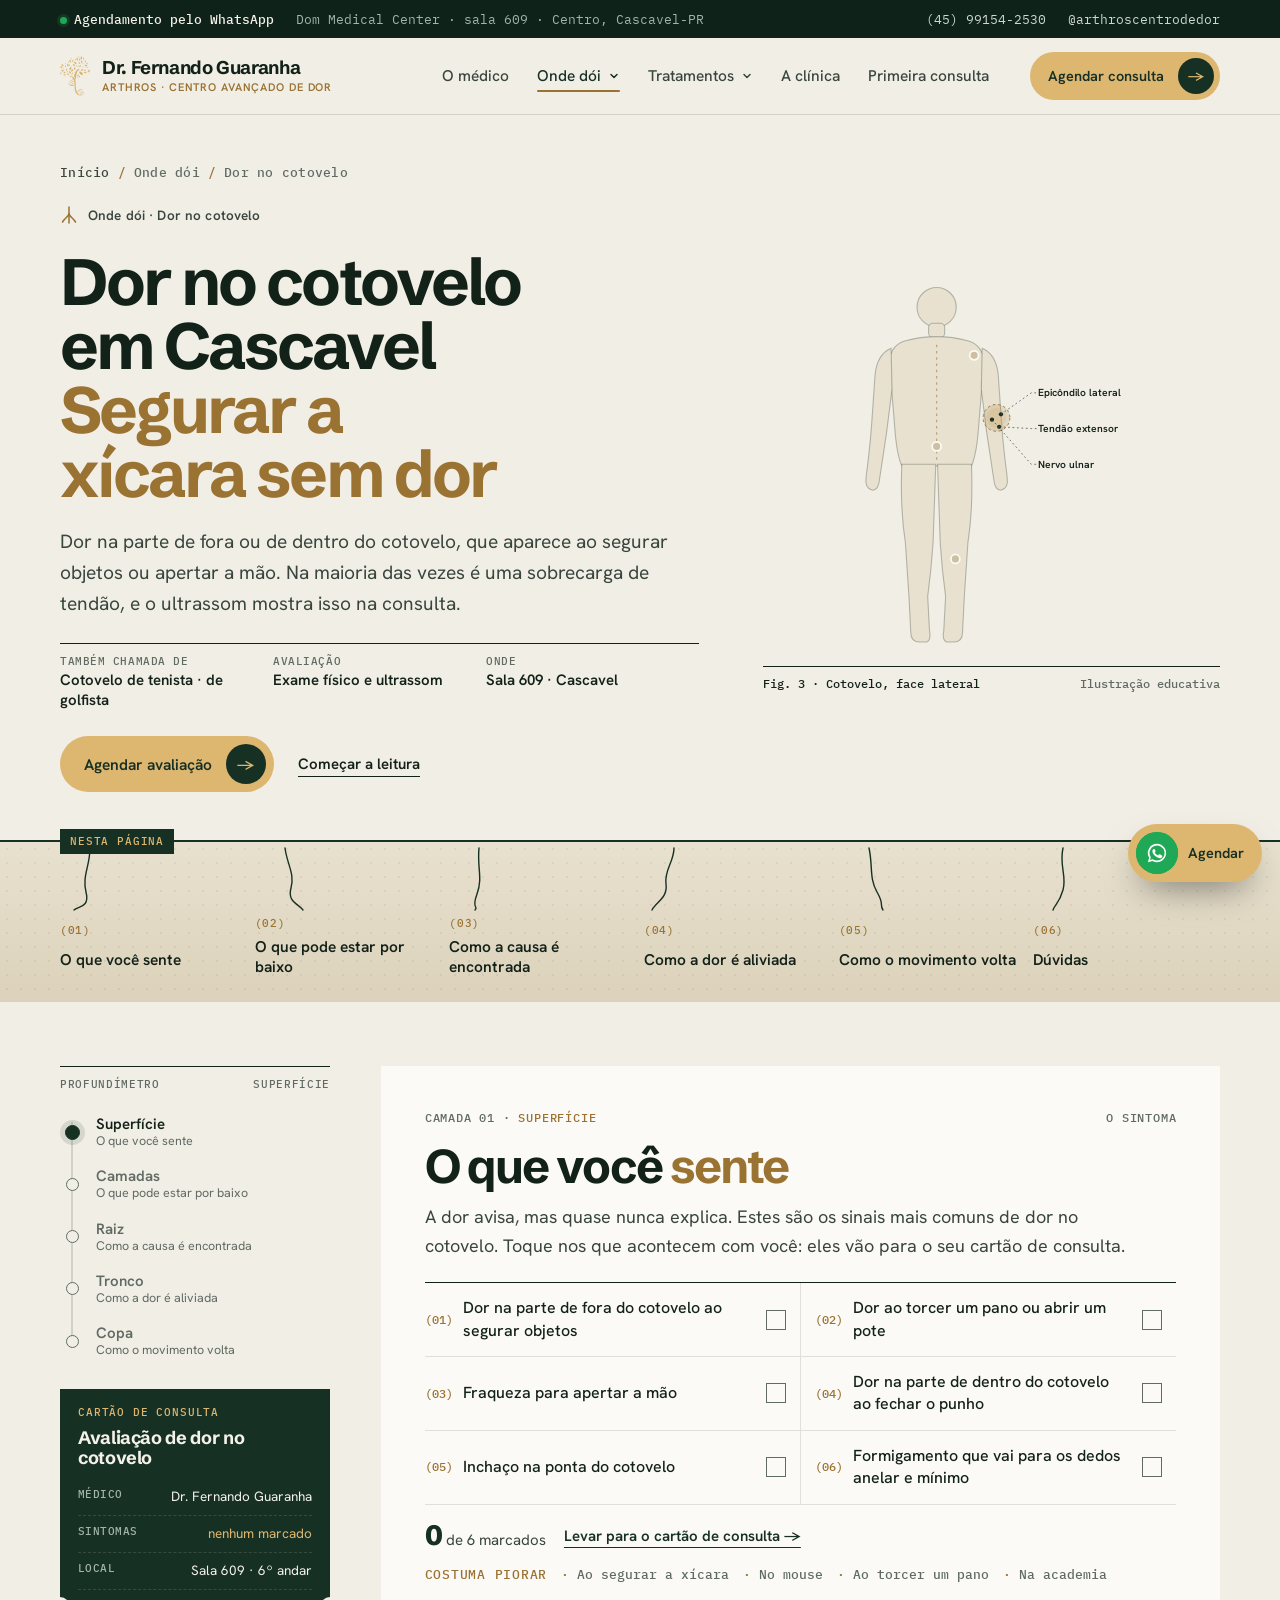
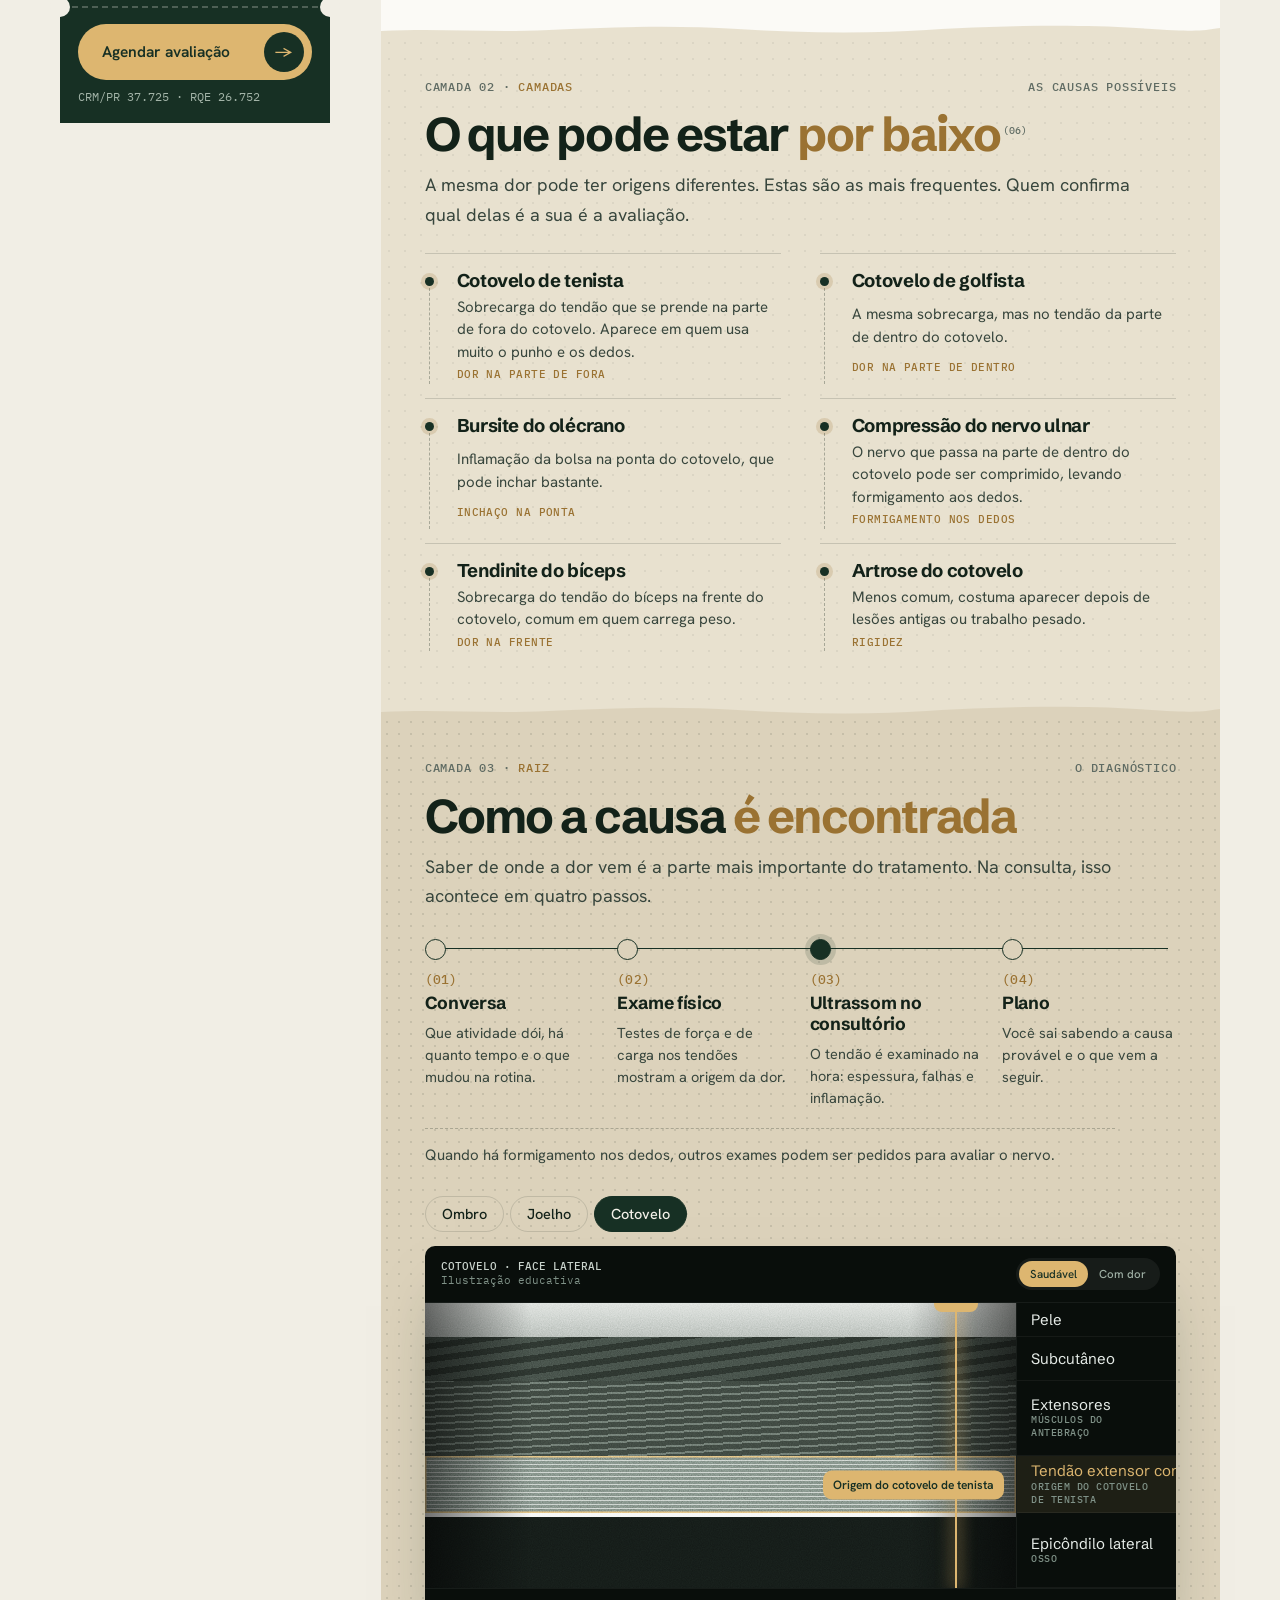
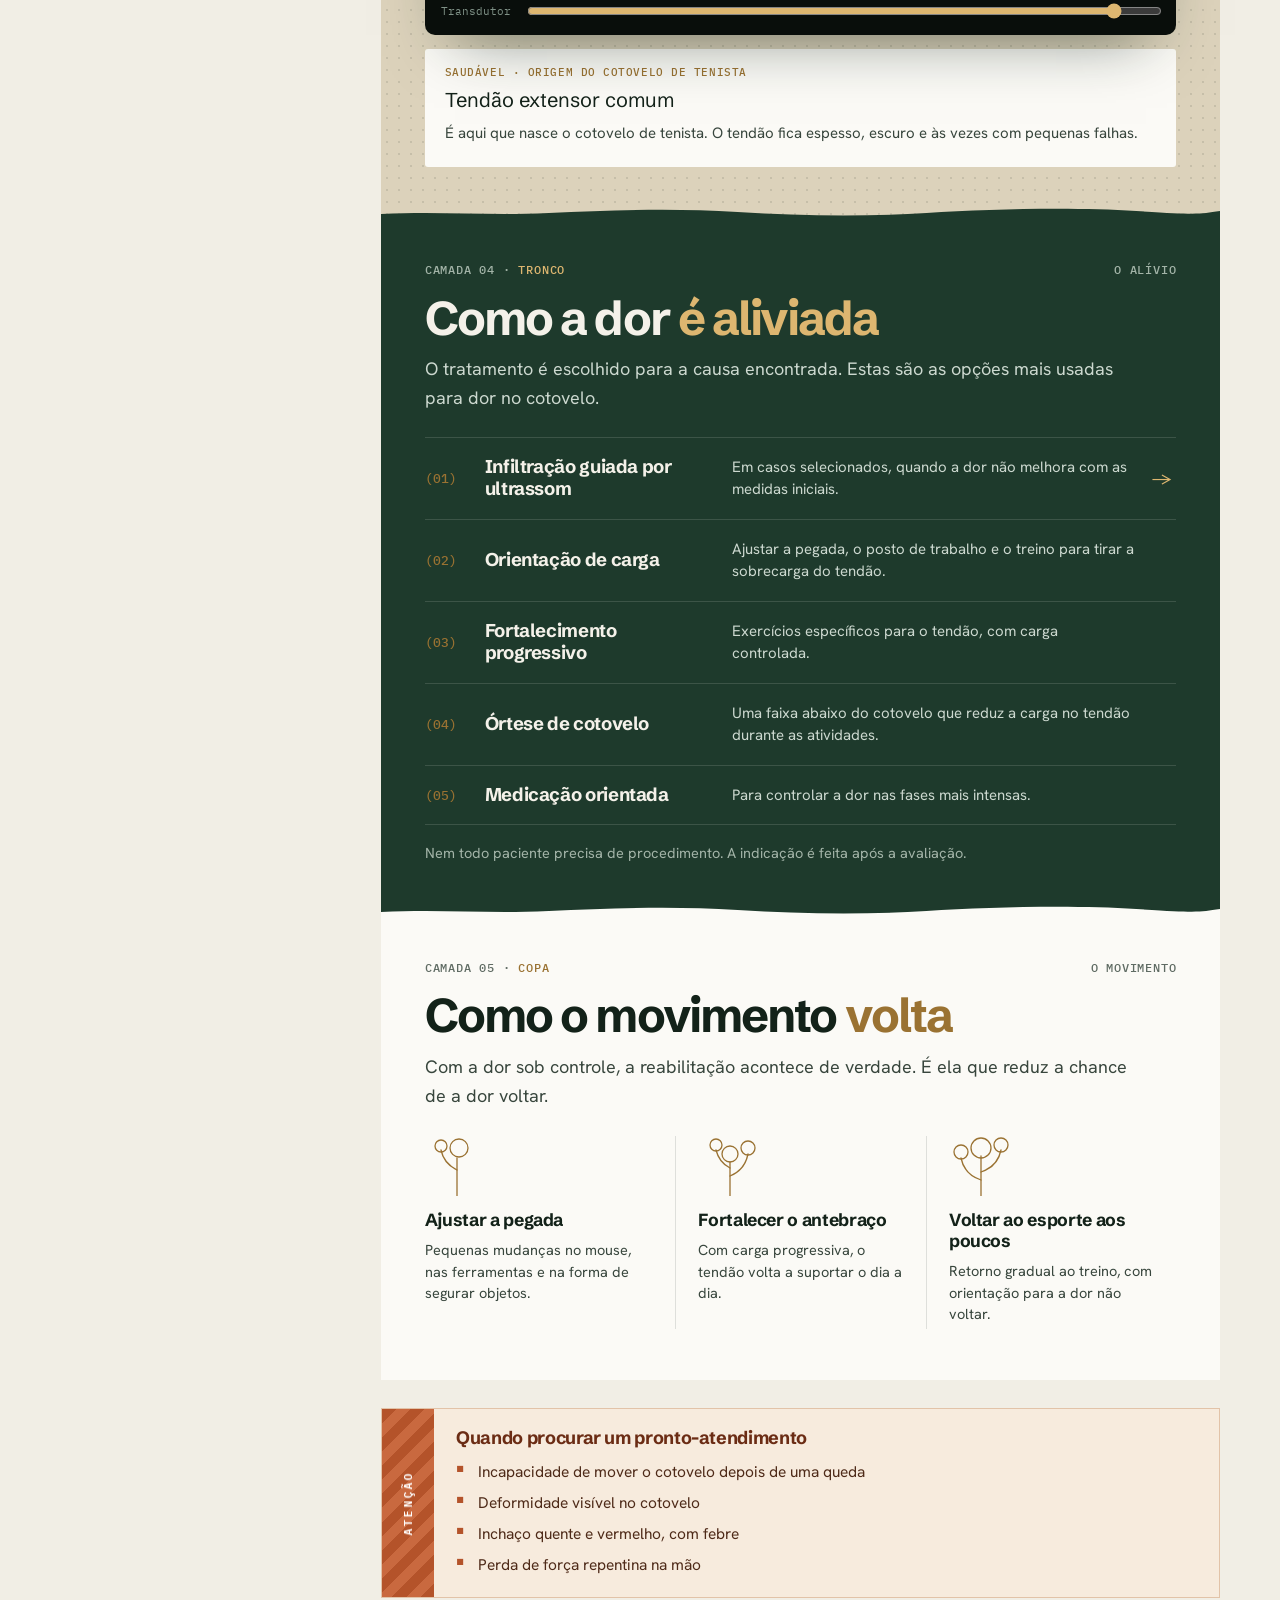
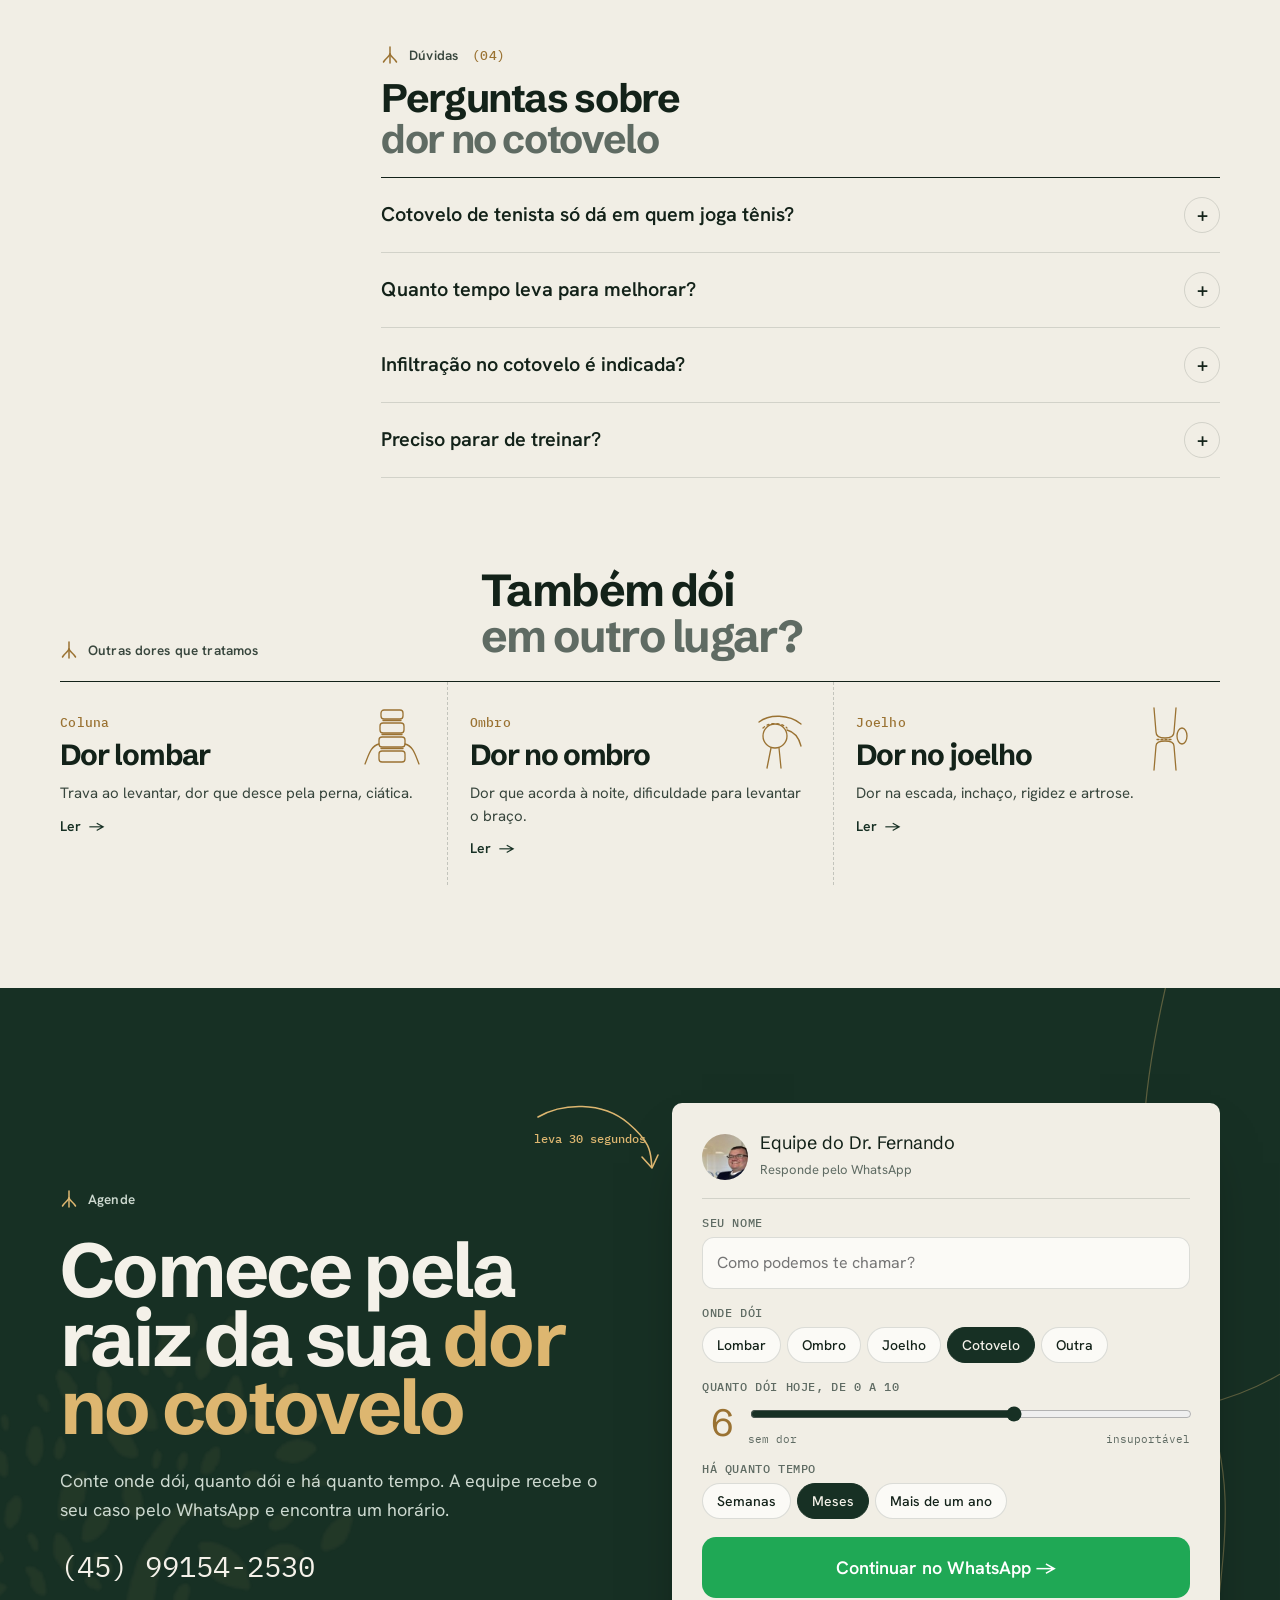
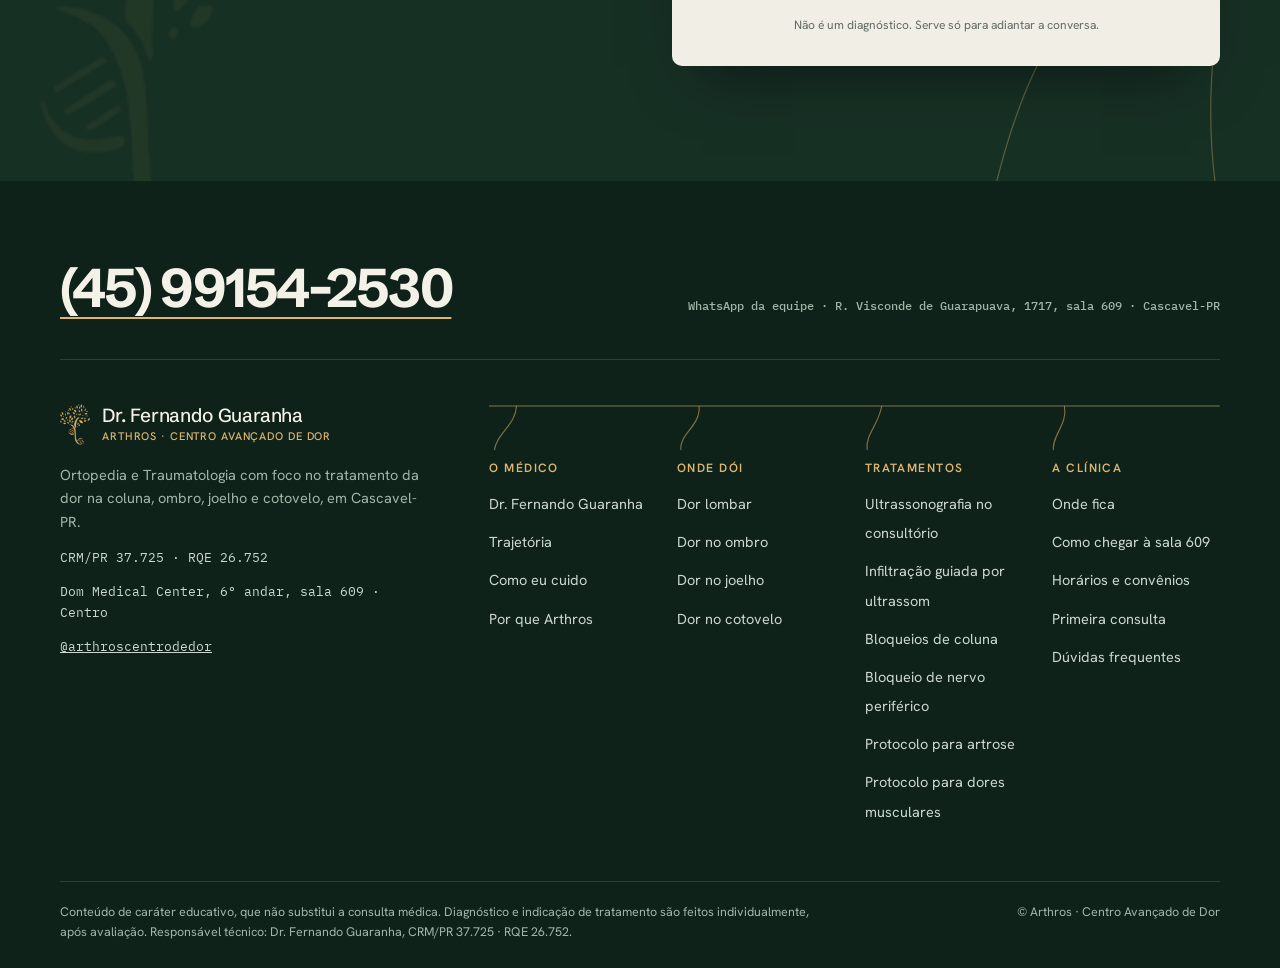
<file: dor-no-cotovelo.html>
<!doctype html>
<html lang="pt-BR">
<head>
<meta charset="utf-8">
<meta name="viewport" content="width=device-width, initial-scale=1">
<title>Dor no cotovelo em Cascavel · Cotovelo de tenista · Dr. Fernando Guaranha</title>
<meta name="description" content="Dor no cotovelo em Cascavel: epicondilite (cotovelo de tenista e de golfista), bursite e tendinite. Ultrassom na consulta. Arthros, Dom Medical Center, sala 609.">
<meta name="robots" content="index,follow,max-image-preview:large">
<meta name="author" content="Dr. Fernando Guaranha">
<meta name="geo.region" content="BR-PR">
<meta name="geo.placename" content="Cascavel">
<meta name="geo.position" content="-24.9569452;-53.4633422">
<meta name="ICBM" content="-24.9569452, -53.4633422">
<meta name="theme-color" content="#173024">
<link rel="canonical" href="https://SEU-DOMINIO.com.br/dor-no-cotovelo.html">
<link rel="icon" type="image/png" href="img/arthros_gold.png">
<meta property="og:type" content="website">
<meta property="og:locale" content="pt_BR">
<meta property="og:site_name" content="Dr. Fernando Guaranha · Arthros">
<meta property="og:title" content="Dor no cotovelo em Cascavel · Cotovelo de tenista · Dr. Fernando Guaranha">
<meta property="og:description" content="Dor no cotovelo em Cascavel: epicondilite (cotovelo de tenista e de golfista), bursite e tendinite. Ultrassom na consulta. Arthros, Dom Medical Center, sala 609.">
<meta property="og:url" content="https://SEU-DOMINIO.com.br/dor-no-cotovelo.html">
<meta property="og:image" content="https://SEU-DOMINIO.com.br/img/og.jpg">
<meta name="twitter:card" content="summary_large_image">
<script type="application/ld+json">{"@context": "https://schema.org", "@type": "MedicalWebPage", "name": "Dor no cotovelo em Cascavel · Cotovelo de tenista · Dr. Fernando Guaranha", "url": "https://SEU-DOMINIO.com.br/dor-no-cotovelo.html", "inLanguage": "pt-BR", "about": {"@type": "MedicalCondition", "name": "Dor no cotovelo"}, "audience": "https://schema.org/Patient", "reviewedBy": {"@id": "https://SEU-DOMINIO.com.br/#medico"}, "lastReviewed": "2026-10-06"}</script>
<script type="application/ld+json">{"@context": "https://schema.org", "@type": "FAQPage", "mainEntity": [{"@type": "Question", "name": "Cotovelo de tenista só dá em quem joga tênis?", "acceptedAnswer": {"@type": "Answer", "text": "Não. É mais comum em quem faz trabalho manual, usa muito o mouse ou treina com carga."}}, {"@type": "Question", "name": "Quanto tempo leva para melhorar?", "acceptedAnswer": {"@type": "Answer", "text": "Depende da causa e de quanto a carga sobre o tendão é ajustada. Os retornos acompanham a evolução e ajustam o plano."}}, {"@type": "Question", "name": "Infiltração no cotovelo é indicada?", "acceptedAnswer": {"@type": "Answer", "text": "Em casos selecionados, quando a dor não melhora com as medidas iniciais. A indicação é feita na consulta."}}, {"@type": "Question", "name": "Preciso parar de treinar?", "acceptedAnswer": {"@type": "Answer", "text": "Nem sempre. Muitas vezes basta ajustar exercícios e carga enquanto o tendão se recupera."}}]}</script>
<script type="application/ld+json">{"@context": "https://schema.org", "@type": "BreadcrumbList", "itemListElement": [{"@type": "ListItem", "position": 1, "name": "Início", "item": "https://SEU-DOMINIO.com.br/"}, {"@type": "ListItem", "position": 2, "name": "Dor no cotovelo", "item": "https://SEU-DOMINIO.com.br/dor-no-cotovelo.html"}]}</script>
<link rel="preconnect" href="https://fonts.googleapis.com">
<link rel="preconnect" href="https://fonts.gstatic.com" crossorigin>
<link rel="stylesheet" href="https://fonts.googleapis.com/css2?family=Schibsted+Grotesk:wght@400..900&family=Hanken+Grotesk:wght@400;500;600;700&family=IBM+Plex+Mono:wght@400;500&display=swap">
<link rel="stylesheet" href="assets/site.css">
</head>
<body>
<a class="sr" href="#conteudo">Pular para o conteúdo</a>
<div class="tb"><div class="wrap">
  <div class="tb__l"><span><span class="dot" aria-hidden="true"></span><b>Agendamento pelo WhatsApp</b></span><span>Dom Medical Center · sala 609 · Centro, Cascavel-PR</span></div>
  <div class="tb__r"><a class="js-wa" href="https://wa.me/5545991542530" target="_blank" rel="noopener">(45) 99154-2530</a><a class="ig" href="https://www.instagram.com/arthroscentrodedor/" target="_blank" rel="noopener">@arthroscentrodedor</a></div>
</div></div>
<header class="mh" id="hdr">
  <div class="wrap mh__in">
    <a class="logo" href="index.html" aria-label="Dr. Fernando Guaranha, página inicial"><img src="img/arthros_gold.png" alt="" width="30" height="40"><span><b>Dr. Fernando Guaranha</b><small>Arthros · Centro Avançado de Dor</small></span></a>
    <nav class="mnav" aria-label="Principal">
      <a href="sobre.html">O médico</a>
      <div class="dd"><button type="button" aria-expanded="false" aria-haspopup="true" aria-current="page">Onde dói <svg width="12" height="12" viewBox="0 0 12 12" fill="none" aria-hidden="true"><path d="M3 4.5l3 3 3-3" stroke="currentColor" stroke-width="1.5" stroke-linecap="round" stroke-linejoin="round"/></svg></button>
        <div class="mega mega--body" data-bodyscope><div class="wrap mega__in">
          <div><div class="body" style="max-width:210px"><svg viewBox="0 0 200 420" role="img" aria-label="Mapa do corpo: toque na região que dói"><circle class="sil" cx="100" cy="36" r="22"/>
<rect class="sil" x="91" y="54" width="18" height="16" rx="5"/>
<path class="sil" d="M64 74 Q100 64 136 74 Q151 79 153 96 L147 170 Q145 200 139 214 L61 214 Q55 200 53 170 L47 96 Q49 79 64 74 Z"/>
<path class="sil" d="M151 82 Q167 89 169 112 L173 170 Q175 196 179 226 Q181 239 172 241 Q165 241 164 229 L156 176 L150 128 Z"/>
<path class="sil" d="M49 82 Q33 89 31 112 L27 170 Q25 196 21 226 Q19 239 28 241 Q35 241 36 229 L44 176 L50 128 Z"/>
<path class="sil" d="M101 212 L139 212 Q141 262 135 300 Q133 330 131 360 L129 400 Q129 411 119 411 L111 411 Q106 409 108 398 L110 360 Q106 330 104 300 Z"/>
<path class="sil" d="M99 212 L61 212 Q59 262 65 300 Q67 330 69 360 L71 400 Q71 411 81 411 L89 411 Q94 409 92 398 L90 360 Q94 330 96 300 Z"/>
<path class="spine" d="M100 78 L100 210"/><g class="hp" data-k="ombro" data-href="dor-no-ombro.html" tabindex="0" role="link" aria-label="Ombro" transform="translate(142 90)"><circle class="o" r="16"/><circle class="i" r="7"/><text x="18" y="4">Ombro</text></g><g class="hp" data-k="cotovelo" data-href="dor-no-cotovelo.html" tabindex="0" role="link" aria-label="Cotovelo" transform="translate(167 160)"><circle class="o" r="16"/><circle class="i" r="7"/><text x="14" y="4">Cotovelo</text></g><g class="hp" data-k="lombar" data-href="dor-lombar.html" tabindex="0" role="link" aria-label="Lombar" transform="translate(100 192)"><circle class="o" r="16"/><circle class="i" r="7"/><text x="-64" y="4">Lombar</text></g><g class="hp" data-k="joelho" data-href="dor-no-joelho.html" tabindex="0" role="link" aria-label="Joelho" transform="translate(121 318)"><circle class="o" r="16"/><circle class="i" r="7"/><text x="16" y="4">Joelho</text></g></svg></div></div>
          <div><div class="mega__k"><span class="gl"><svg viewBox="0 0 18 18" aria-hidden="true"><path d="M9 1v7"/><path d="M9 8c-1 3-4 4-6.5 8"/><path d="M9 8c1 3 4 4 6.5 8"/><path d="M9 9v8"/></svg>Toque na região ou escolha abaixo</span></div><div class="mlist"><a class="mitem" data-k="lombar" href="dor-lombar.html"><span class="ix">(01)</span><b>Dor lombar</b><i>→</i><span class="d">Trava ao levantar, dor que desce pela perna, ciática.</span></a><a class="mitem" data-k="ombro" href="dor-no-ombro.html"><span class="ix">(02)</span><b>Dor no ombro</b><i>→</i><span class="d">Dor que acorda à noite, dificuldade para levantar o braço.</span></a><a class="mitem" data-k="joelho" href="dor-no-joelho.html"><span class="ix">(03)</span><b>Dor no joelho</b><i>→</i><span class="d">Dor na escada, inchaço, rigidez e artrose.</span></a><a class="mitem" data-k="cotovelo" href="dor-no-cotovelo.html"><span class="ix">(04)</span><b>Dor no cotovelo</b><i>→</i><span class="d">Dor para segurar objetos, cotovelo de tenista.</span></a></div></div>
          <div class="mcard"><img class="tree" src="img/arthros_gold.png" alt=""><b>Não sabe de onde vem a dor?</b><p>Monte a ficha da sua dor em 1 minuto e mande para a equipe antes da consulta.</p><a href="primeira-consulta.html#ficha">Preparar a minha ficha →</a></div>
        </div></div></div>
      <div class="dd"><button type="button" aria-expanded="false" aria-haspopup="true">Tratamentos <svg width="12" height="12" viewBox="0 0 12 12" fill="none" aria-hidden="true"><path d="M3 4.5l3 3 3-3" stroke="currentColor" stroke-width="1.5" stroke-linecap="round" stroke-linejoin="round"/></svg></button>
        <div class="mega mega--tr"><div class="wrap mega__in">
          <div><div class="mega__k"><span class="gl"><svg viewBox="0 0 18 18" aria-hidden="true"><path d="M9 1v7"/><path d="M9 8c-1 3-4 4-6.5 8"/><path d="M9 8c1 3 4 4 6.5 8"/><path d="M9 9v8"/></svg>Feitos no consultório, sem internação, quando indicados</span></div><div class="mlist"><a href="tratamentos.html#ultrassom"><span class="ix">(01)</span><b>Ultrassonografia no consultório</b><i>→</i></a><a href="tratamentos.html#infiltracao"><span class="ix">(02)</span><b>Infiltração guiada por ultrassom</b><i>→</i></a><a href="tratamentos.html#bloqueios"><span class="ix">(03)</span><b>Bloqueios de coluna</b><i>→</i></a><a href="tratamentos.html#bloqueio-nervo"><span class="ix">(04)</span><b>Bloqueio de nervo periférico</b><i>→</i></a><a href="tratamentos.html#artrose"><span class="ix">(05)</span><b>Protocolo para artrose</b><i>→</i></a><a href="tratamentos.html#muscular"><span class="ix">(06)</span><b>Protocolo para dores musculares</b><i>→</i></a></div></div>
          <div class="mcard"><img class="tree" src="img/arthros_gold.png" alt=""><b>Do mais simples ao mais específico</b><p>Nem todo paciente precisa de procedimento. Veja como o plano é decidido.</p><a href="tratamentos.html#escada">Como o tratamento é escolhido →</a></div>
        </div></div></div>
      <a href="clinica.html">A clínica</a>
      <a href="primeira-consulta.html">Primeira consulta</a>
    </nav>
    <a class="btn btn--gold js-wa" href="https://wa.me/5545991542530" target="_blank" rel="noopener"><span>Agendar consulta</span><i aria-hidden="true">→</i></a>
    <button class="burger" id="burger" type="button" aria-label="Abrir menu" aria-expanded="false" aria-controls="drawer"><span></span></button>
  </div>
</header>
<div class="drawer" id="drawer" aria-label="Menu">
  <div class="drawer__top"><a class="logo" href="index.html"><img src="img/arthros_gold.png" alt="" width="24" height="32"><span><b>Dr. Fernando Guaranha</b><small>Arthros · Centro Avançado de Dor</small></span></a><button class="drawer__x" id="drawerX" type="button" aria-label="Fechar menu">×</button></div>
  <nav>
    <a href="index.html">Início <span>→</span></a>
    <a href="sobre.html">O médico <span>→</span></a>
    <details><summary>Onde dói <span>+</span></summary><div><a href="dor-lombar.html">Dor lombar</a><a href="dor-no-ombro.html">Dor no ombro</a><a href="dor-no-joelho.html">Dor no joelho</a><a href="dor-no-cotovelo.html">Dor no cotovelo</a></div></details>
    <details><summary>Tratamentos <span>+</span></summary><div><a href="tratamentos.html#ultrassom">Ultrassonografia no consultório</a><a href="tratamentos.html#infiltracao">Infiltração guiada por ultrassom</a><a href="tratamentos.html#bloqueios">Bloqueios de coluna</a><a href="tratamentos.html#bloqueio-nervo">Bloqueio de nervo periférico</a><a href="tratamentos.html#artrose">Protocolo para artrose</a><a href="tratamentos.html#muscular">Protocolo para dores musculares</a></div></details>
    <a href="clinica.html">A clínica <span>→</span></a>
    <a href="primeira-consulta.html">Primeira consulta <span>→</span></a>
  </nav>
  <div class="drawer__cta"><a class="btn btn--gold js-wa" href="https://wa.me/5545991542530" target="_blank" rel="noopener"><span>Agendar pelo WhatsApp</span><i aria-hidden="true">→</i></a><small>(45) 99154-2530 · Dom Medical Center, sala 609</small></div>
</div>
<main id="conteudo">
<section class="op">
  <div class="wrap op__grid">
    <div class="op__l"><nav class="crumb" aria-label="Você está em"><a href="index.html">Início</a> <span aria-hidden="true">/</span> <span aria-current="page">Onde dói</span> <span aria-hidden="true">/</span> <span aria-current="page">Dor no cotovelo</span></nav><p style="margin:24px 0 0"><span class="gl"><svg viewBox="0 0 18 18" aria-hidden="true"><path d="M9 1v7"/><path d="M9 8c-1 3-4 4-6.5 8"/><path d="M9 8c1 3 4 4 6.5 8"/><path d="M9 9v8"/></svg>Onde dói · Dor no cotovelo</span></p><h1>Dor no cotovelo em Cascavel<span class="b">Segurar a xícara sem dor</span></h1><p class="op__lead">Dor na parte de fora ou de dentro do cotovelo, que aparece ao segurar objetos ou apertar a mão. Na maioria das vezes é uma sobrecarga de tendão, e o ultrassom mostra isso na consulta.</p><dl class="op__meta"><div><dt>Também chamada de</dt><dd>Cotovelo de tenista · de golfista</dd></div><div><dt>Avaliação</dt><dd>Exame físico e ultrassom</dd></div><div><dt>Onde</dt><dd>Sala 609 · Cascavel</dd></div></dl><div class="op__cta"><a class="btn btn--gold js-wa" href="https://wa.me/5545991542530" target="_blank" rel="noopener" data-msg="Olá! Vim pelo site. Tenho dor no cotovelo e gostaria de agendar uma avaliação com o Dr. Fernando."><span>Agendar avaliação</span><i aria-hidden="true">→</i></a><a class="lnk" href="#superficie">Começar a leitura</a></div></div>
    <figure class="atlas op__atlas" style="margin:0"><div class="body body--atlas" style="max-width:420px"><svg viewBox="-6 0 336 420" role="img" aria-label="Fig. 3 · Cotovelo, face lateral"><circle class="sil" cx="100" cy="36" r="22"/>
<rect class="sil" x="91" y="54" width="18" height="16" rx="5"/>
<path class="sil" d="M64 74 Q100 64 136 74 Q151 79 153 96 L147 170 Q145 200 139 214 L61 214 Q55 200 53 170 L47 96 Q49 79 64 74 Z"/>
<path class="sil" d="M151 82 Q167 89 169 112 L173 170 Q175 196 179 226 Q181 239 172 241 Q165 241 164 229 L156 176 L150 128 Z"/>
<path class="sil" d="M49 82 Q33 89 31 112 L27 170 Q25 196 21 226 Q19 239 28 241 Q35 241 36 229 L44 176 L50 128 Z"/>
<path class="sil" d="M101 212 L139 212 Q141 262 135 300 Q133 330 131 360 L129 400 Q129 411 119 411 L111 411 Q106 409 108 398 L110 360 Q106 330 104 300 Z"/>
<path class="sil" d="M99 212 L61 212 Q59 262 65 300 Q67 330 69 360 L71 400 Q71 411 81 411 L89 411 Q94 409 92 398 L90 360 Q94 330 96 300 Z"/>
<path class="spine" d="M100 78 L100 210"/>
<ellipse class="zone" cx="167" cy="160" rx="15" ry="15"/><circle cx="167" cy="160" r="16" fill="rgba(217,178,106,.3)"><animate attributeName="r" values="10;28;10" dur="2.6s" repeatCount="indefinite"/><animate attributeName="opacity" values=".9;0;.9" dur="2.6s" repeatCount="indefinite"/></circle><a href="dor-no-ombro.html" aria-label="Ombro"><circle cx="142" cy="90" r="5" fill="var(--soil-3)" stroke="var(--paper)" stroke-width="2"/></a><a href="dor-lombar.html" aria-label="Lombar"><circle cx="100" cy="192" r="5" fill="var(--soil-3)" stroke="var(--paper)" stroke-width="2"/></a><a href="dor-no-joelho.html" aria-label="Joelho"><circle cx="121" cy="318" r="5" fill="var(--soil-3)" stroke="var(--paper)" stroke-width="2"/></a><circle cx="172" cy="156" r="2.4" fill="var(--forest)"/><path class="lead-l" d="M172 156 L206 132 L212 132"/><text class="lead-t b" x="214" y="136">Epicôndilo lateral</text><circle cx="170" cy="170" r="2.4" fill="var(--forest)"/><path class="lead-l" d="M170 170 L206 172 L212 172"/><text class="lead-t b" x="214" y="176">Tendão extensor</text><circle cx="162" cy="162" r="2.4" fill="var(--forest)"/><path class="lead-l" d="M162 162 L206 212 L212 212"/><text class="lead-t b" x="214" y="216">Nervo ulnar</text></svg></div>
<figcaption><b>Fig. 3 · Cotovelo, face lateral</b><span>Ilustração educativa</span></figcaption></figure>
  </div>
  <div class="soil"><span class="soil__lbl">Nesta página</span><div class="wrap"><nav class="rtoc" style="--n:6" aria-label="Nesta página"><a href="#superficie"><svg viewBox="0 0 60 62" aria-hidden="true"><path d="M30 0 C 30 18, 22 28, 26 44 S 18 58, 14 62"/></svg><small>(01)</small><b>O que você sente</b></a><a href="#camadas"><svg viewBox="0 0 60 62" aria-hidden="true"><path d="M30 0 C 32 16, 40 26, 36 40 S 44 56, 48 62"/></svg><small>(02)</small><b>O que pode estar por baixo</b></a><a href="#diagnostico"><svg viewBox="0 0 60 62" aria-hidden="true"><path d="M30 0 C 28 20, 34 30, 28 46 S 30 58, 26 62"/></svg><small>(03)</small><b>Como a causa é encontrada</b></a><a href="#tronco"><svg viewBox="0 0 60 62" aria-hidden="true"><path d="M30 0 C 30 14, 20 22, 22 36 S 12 54, 8 62"/></svg><small>(04)</small><b>Como a dor é aliviada</b></a><a href="#copa"><svg viewBox="0 0 60 62" aria-hidden="true"><path d="M30 0 C 34 18, 30 30, 38 44 S 40 56, 44 62"/></svg><small>(05)</small><b>Como o movimento volta</b></a><a href="#duvidas"><svg viewBox="0 0 60 62" aria-hidden="true"><path d="M30 0 C 26 18, 34 28, 30 42 S 22 56, 20 62"/></svg><small>(06)</small><b>Dúvidas</b></a></nav></div></div>
</section>

  <div class="wrap cp">
    <aside class="side" aria-label="Profundidade da leitura">
      <div class="gauge"><div class="gauge__t"><span>Profundímetro</span><span id="gaugeNow">Superfície</span></div><ol><li class="fill" aria-hidden="true"></li><li><a href="#superficie"><span><b>Superfície</b><small>O que você sente</small></span></a></li><li><a href="#camadas"><span><b>Camadas</b><small>O que pode estar por baixo</small></span></a></li><li><a href="#diagnostico"><span><b>Raiz</b><small>Como a causa é encontrada</small></span></a></li><li><a href="#tronco"><span><b>Tronco</b><small>Como a dor é aliviada</small></span></a></li><li><a href="#copa"><span><b>Copa</b><small>Como o movimento volta</small></span></a></li></ol></div>
      <div class="tkt" id="tkt" data-ctx="dor no cotovelo">
        <div class="tkt__top"><small>Cartão de consulta</small><b>Avaliação de dor no cotovelo</b>
          <dl><div><dt>Médico</dt><dd>Dr. Fernando Guaranha</dd></div><div><dt>Sintomas</dt><dd class="live" id="tktN">nenhum marcado</dd></div><div><dt>Local</dt><dd>Sala 609 · 6º andar</dd></div></dl></div>
        <div class="tkt__cut" aria-hidden="true"></div>
        <div class="tkt__bot"><a class="btn btn--gold js-wa" href="https://wa.me/5545991542530" target="_blank" rel="noopener" data-msg="Olá! Vim pelo site. Tenho dor no cotovelo e gostaria de agendar uma avaliação com o Dr. Fernando." id="tktBtn"><span>Agendar avaliação</span><i aria-hidden="true">→</i></a><small>CRM/PR 37.725 · RQE 26.752</small></div>
      </div>
    </aside>
    <div class="strat">
      <section class="ly2 ly2--s1" id="superficie">
        <div class="ly2__d"><span>Camada 01 · <b>Superfície</b></span><span>O sintoma</span></div>
        <h2>O que você <em>sente</em></h2>
        <p class="lead">A dor avisa, mas quase nunca explica. Estes são os sinais mais comuns de dor no cotovelo. Toque nos que acontecem com você: eles vão para o seu cartão de consulta.</p>
        <div class="symc" id="symc"><button type="button" aria-pressed="false" data-s="dor na parte de fora do cotovelo ao segurar objetos"><span class="ix">(01)</span><span>Dor na parte de fora do cotovelo ao segurar objetos</span><span class="ck"><svg width="12" height="12" viewBox="0 0 14 14" fill="none"><path d="M3 7.5l2.5 2.5L11 4" stroke="currentColor" stroke-width="1.8" stroke-linecap="round" stroke-linejoin="round"/></svg></span></button><button type="button" aria-pressed="false" data-s="dor ao torcer um pano ou abrir um pote"><span class="ix">(02)</span><span>Dor ao torcer um pano ou abrir um pote</span><span class="ck"><svg width="12" height="12" viewBox="0 0 14 14" fill="none"><path d="M3 7.5l2.5 2.5L11 4" stroke="currentColor" stroke-width="1.8" stroke-linecap="round" stroke-linejoin="round"/></svg></span></button><button type="button" aria-pressed="false" data-s="fraqueza para apertar a mão"><span class="ix">(03)</span><span>Fraqueza para apertar a mão</span><span class="ck"><svg width="12" height="12" viewBox="0 0 14 14" fill="none"><path d="M3 7.5l2.5 2.5L11 4" stroke="currentColor" stroke-width="1.8" stroke-linecap="round" stroke-linejoin="round"/></svg></span></button><button type="button" aria-pressed="false" data-s="dor na parte de dentro do cotovelo ao fechar o punho"><span class="ix">(04)</span><span>Dor na parte de dentro do cotovelo ao fechar o punho</span><span class="ck"><svg width="12" height="12" viewBox="0 0 14 14" fill="none"><path d="M3 7.5l2.5 2.5L11 4" stroke="currentColor" stroke-width="1.8" stroke-linecap="round" stroke-linejoin="round"/></svg></span></button><button type="button" aria-pressed="false" data-s="inchaço na ponta do cotovelo"><span class="ix">(05)</span><span>Inchaço na ponta do cotovelo</span><span class="ck"><svg width="12" height="12" viewBox="0 0 14 14" fill="none"><path d="M3 7.5l2.5 2.5L11 4" stroke="currentColor" stroke-width="1.8" stroke-linecap="round" stroke-linejoin="round"/></svg></span></button><button type="button" aria-pressed="false" data-s="formigamento que vai para os dedos anelar e mínimo"><span class="ix">(06)</span><span>Formigamento que vai para os dedos anelar e mínimo</span><span class="ck"><svg width="12" height="12" viewBox="0 0 14 14" fill="none"><path d="M3 7.5l2.5 2.5L11 4" stroke="currentColor" stroke-width="1.8" stroke-linecap="round" stroke-linejoin="round"/></svg></span></button></div>
        <div class="symbar"><span><b id="symN">0</b> de 6 marcados</span><a href="#tkt" id="symGo">Levar para o cartão de consulta →</a></div>
        <div class="when"><b>Costuma piorar</b><span>Ao segurar a xícara</span><span>No mouse</span><span>Ao torcer um pano</span><span>Na academia</span></div>
      </section>
      <section class="ly2 ly2--s2" id="camadas">
        <div class="ly2__d"><span>Camada 02 · <b>Camadas</b></span><span>As causas possíveis</span></div>
        <h2>O que pode estar <em>por baixo</em><span class="cnt">(06)</span></h2>
        <p class="lead">A mesma dor pode ter origens diferentes. Estas são as mais frequentes. Quem confirma qual delas é a sua é a avaliação.</p>
        <div class="lead-list"><div class="ll"><b>Cotovelo de tenista</b><p>Sobrecarga do tendão que se prende na parte de fora do cotovelo. Aparece em quem usa muito o punho e os dedos.</p><small>Dor na parte de fora</small></div><div class="ll"><b>Cotovelo de golfista</b><p>A mesma sobrecarga, mas no tendão da parte de dentro do cotovelo.</p><small>Dor na parte de dentro</small></div><div class="ll"><b>Bursite do olécrano</b><p>Inflamação da bolsa na ponta do cotovelo, que pode inchar bastante.</p><small>Inchaço na ponta</small></div><div class="ll"><b>Compressão do nervo ulnar</b><p>O nervo que passa na parte de dentro do cotovelo pode ser comprimido, levando formigamento aos dedos.</p><small>Formigamento nos dedos</small></div><div class="ll"><b>Tendinite do bíceps</b><p>Sobrecarga do tendão do bíceps na frente do cotovelo, comum em quem carrega peso.</p><small>Dor na frente</small></div><div class="ll"><b>Artrose do cotovelo</b><p>Menos comum, costuma aparecer depois de lesões antigas ou trabalho pesado.</p><small>Rigidez</small></div></div>
      </section>
      <section class="ly2 ly2--s3" id="diagnostico">
        <div class="ly2__d"><span>Camada 03 · <b>Raiz</b></span><span>O diagnóstico</span></div>
        <h2>Como a causa <em>é encontrada</em></h2>
        <p class="lead">Saber de onde a dor vem é a parte mais importante do tratamento. Na consulta, isso acontece em quatro passos.</p>
        <div class="trk"><div class=""><span class="ix">(01)</span><b>Conversa</b><p>Que atividade dói, há quanto tempo e o que mudou na rotina.</p></div><div class=""><span class="ix">(02)</span><b>Exame físico</b><p>Testes de força e de carga nos tendões mostram a origem da dor.</p></div><div class="key"><span class="ix">(03)</span><b>Ultrassom no consultório</b><p>O tendão é examinado na hora: espessura, falhas e inflamação.</p></div><div class=""><span class="ix">(04)</span><b>Plano</b><p>Você sai sabendo a causa provável e o que vem a seguir.</p></div></div>
        <p class="eval__note">Quando há formigamento nos dedos, outros exames podem ser pedidos para avaliar o nervo.</p>
        <div style="margin-top:28px"><div class="usx">
        <div class="usx__tabs" role="tablist" aria-label="Região do exame"><button class="usx__tab" role="tab" data-u="ombro" aria-selected="false">Ombro</button><button class="usx__tab" role="tab" data-u="joelho" aria-selected="false">Joelho</button><button class="usx__tab" role="tab" data-u="cotovelo" aria-selected="true">Cotovelo</button></div>
        <div class="scr">
          <div class="scr__top"><span><b id="usTitle">ULTRASSOM</b><br>Ilustração educativa</span>
            <span class="mode" role="group" aria-label="Comparar"><button type="button" data-m="0" aria-pressed="true">Saudável</button><button type="button" data-m="1" aria-pressed="false">Com dor</button></span></div>
          <div class="scr__body">
            <div class="img" id="usImg" data-start="cotovelo"><span class="probe" id="probe" style="left:30%"></span></div>
            <div class="lbls" id="usLbls"></div>
            <span class="flag" id="flag"></span>
          </div>
          <div class="scr__ctl"><label for="probeIn">Transdutor</label><input type="range" id="probeIn" min="4" max="96" value="30"></div>
        </div>
        <div class="usx__info" aria-live="polite"><small id="infoK">Toque em uma camada</small><b id="infoT"></b><p id="infoP"></p></div>
      </div></div>
      </section>
      <section class="ly2 ly2--s4" id="tronco">
        <div class="ly2__d"><span>Camada 04 · <b>Tronco</b></span><span>O alívio</span></div>
        <h2>Como a dor <em>é aliviada</em></h2>
        <p class="lead">O tratamento é escolhido para a causa encontrada. Estas são as opções mais usadas para dor no cotovelo.</p>
        <div class="opts2"><a class="o2" href="tratamentos.html#infiltracao"><span class="ix">(01)</span><b>Infiltração guiada por ultrassom</b><p>Em casos selecionados, quando a dor não melhora com as medidas iniciais.</p><i>→</i></a><div class="o2"><span class="ix">(02)</span><b>Orientação de carga</b><p>Ajustar a pegada, o posto de trabalho e o treino para tirar a sobrecarga do tendão.</p><i></i></div><div class="o2"><span class="ix">(03)</span><b>Fortalecimento progressivo</b><p>Exercícios específicos para o tendão, com carga controlada.</p><i></i></div><div class="o2"><span class="ix">(04)</span><b>Órtese de cotovelo</b><p>Uma faixa abaixo do cotovelo que reduz a carga no tendão durante as atividades.</p><i></i></div><div class="o2"><span class="ix">(05)</span><b>Medicação orientada</b><p>Para controlar a dor nas fases mais intensas.</p><i></i></div></div>
        <p class="o2__note">Nem todo paciente precisa de procedimento. A indicação é feita após a avaliação.</p>
      </section>
      <section class="ly2 ly2--s5" id="copa">
        <div class="ly2__d"><span>Camada 05 · <b>Copa</b></span><span>O movimento</span></div>
        <h2>Como o movimento <em>volta</em></h2>
        <p class="lead">Com a dor sob controle, a reabilitação acontece de verdade. É ela que reduz a chance de a dor voltar.</p>
        <div class="canopy"><div><svg class="br" viewBox="0 0 64 60" aria-hidden="true"><path d="M32 60 V22"/><path d="M32 34 C 24 30, 18 24, 16 14"/><circle cx="16" cy="10" r="6"/><circle cx="34" cy="12" r="9"/></svg><b>Ajustar a pegada</b><p>Pequenas mudanças no mouse, nas ferramentas e na forma de segurar objetos.</p></div><div><svg class="br" viewBox="0 0 64 60" aria-hidden="true"><path d="M32 60 V26"/><path d="M32 40 C 42 36, 48 28, 50 18"/><path d="M32 32 C 24 28, 20 22, 18 14"/><circle cx="50" cy="12" r="7"/><circle cx="18" cy="9" r="6"/><circle cx="32" cy="18" r="8"/></svg><b>Fortalecer o antebraço</b><p>Com carga progressiva, o tendão volta a suportar o dia a dia.</p></div><div><svg class="br" viewBox="0 0 64 60" aria-hidden="true"><path d="M32 60 V20"/><path d="M32 44 C 20 40, 14 32, 12 22"/><path d="M32 36 C 44 32, 50 24, 52 14"/><circle cx="12" cy="16" r="7"/><circle cx="52" cy="9" r="7"/><circle cx="32" cy="12" r="10"/></svg><b>Voltar ao esporte aos poucos</b><p>Retorno gradual ao treino, com orientação para a dor não voltar.</p></div></div>
      </section>
      <div class="bula-wrap"><div class="bula" role="note"><div class="bula__s"><span>Atenção</span></div><div class="bula__b"><b>Quando procurar um pronto-atendimento</b><ul><li>Incapacidade de mover o cotovelo depois de uma queda</li><li>Deformidade visível no cotovelo</li><li>Inchaço quente e vermelho, com febre</li><li>Perda de força repentina na mão</li></ul></div></div></div>
      <section id="duvidas" style="padding-top:clamp(32px,4vw,48px)">
        <div style="display:flex;gap:14px;align-items:center;flex-wrap:wrap"><span class="gl"><svg viewBox="0 0 18 18" aria-hidden="true"><path d="M9 1v7"/><path d="M9 8c-1 3-4 4-6.5 8"/><path d="M9 8c1 3 4 4 6.5 8"/><path d="M9 9v8"/></svg>Dúvidas</span><span class="ix">(04)</span></div>
        <h2 class="tt" style="font-size:clamp(1.7rem,1.2rem + 1.6vw,2.6rem);margin:14px 0 18px">Perguntas sobre<span class="b">dor no cotovelo</span></h2>
        <div class="qa"><details><summary>Cotovelo de tenista só dá em quem joga tênis?<span class="plus" aria-hidden="true">+</span></summary><p>Não. É mais comum em quem faz trabalho manual, usa muito o mouse ou treina com carga.</p></details><details><summary>Quanto tempo leva para melhorar?<span class="plus" aria-hidden="true">+</span></summary><p>Depende da causa e de quanto a carga sobre o tendão é ajustada. Os retornos acompanham a evolução e ajustam o plano.</p></details><details><summary>Infiltração no cotovelo é indicada?<span class="plus" aria-hidden="true">+</span></summary><p>Em casos selecionados, quando a dor não melhora com as medidas iniciais. A indicação é feita na consulta.</p></details><details><summary>Preciso parar de treinar?<span class="plus" aria-hidden="true">+</span></summary><p>Nem sempre. Muitas vezes basta ajustar exercícios e carga enquanto o tendão se recupera.</p></details></div>
      </section>
    </div>
  </div>
  <section class="pb" aria-labelledby="rel-t"><div class="wrap"><div class="split" style="margin-bottom:22px;align-items:end"><div class="split__l"><span class="gl"><svg viewBox="0 0 18 18" aria-hidden="true"><path d="M9 1v7"/><path d="M9 8c-1 3-4 4-6.5 8"/><path d="M9 8c1 3 4 4 6.5 8"/><path d="M9 9v8"/></svg>Outras dores que tratamos</span></div><h2 id="rel-t" class="tt" style="font-size:clamp(1.8rem,1.2rem + 2vw,2.8rem)">Também dói<span class="b">em outro lugar?</span></h2></div><div class="rel2"><a class="term" href="dor-lombar.html"><div class="term__row"><div><span class="ix">Coluna</span><b>Dor lombar</b></div><svg class="atl" viewBox="0 0 66 66" aria-hidden="true"><rect x="22" y="4" width="22" height="9" rx="3"/><rect x="21" y="17" width="24" height="10" rx="3"/><rect x="20" y="31" width="26" height="10" rx="3"/><rect x="20" y="45" width="26" height="11" rx="3"/><path d="M24 14.5h18M23 28.5h20M22 42.5h22"/><path d="M46 38 C 54 40, 56 48, 60 58"/><path d="M20 38 C 12 40, 10 48, 6 58"/></svg></div><p>Trava ao levantar, dor que desce pela perna, ciática.</p><i>Ler</i></a><a class="term" href="dor-no-ombro.html"><div class="term__row"><div><span class="ix">Ombro</span><b>Dor no ombro</b></div><svg class="atl" viewBox="0 0 66 66" aria-hidden="true"><circle cx="30" cy="30" r="12"/><path d="M14 16 C 24 8, 44 8, 56 18"/><path d="M42 24 C 50 26, 54 32, 56 40"/><path d="M26 42 L22 62"/><path d="M34 42 L36 62"/><path d="M18 22 C 24 16, 36 16, 42 22" stroke-dasharray="2 3"/></svg></div><p>Dor que acorda à noite, dificuldade para levantar o braço.</p><i>Ler</i></a><a class="term" href="dor-no-joelho.html"><div class="term__row"><div><span class="ix">Joelho</span><b>Dor no joelho</b></div><svg class="atl" viewBox="0 0 66 66" aria-hidden="true"><path d="M22 2 L24 26 C 24 30, 28 32, 33 32 C 38 32, 42 30, 42 26 L44 2"/><path d="M22 64 L24 40 C 24 36, 28 35, 33 35 C 38 35, 42 36, 42 40 L44 64"/><ellipse cx="50" cy="30" rx="5" ry="8"/><path d="M25 33.5 h16" stroke-dasharray="2 2"/></svg></div><p>Dor na escada, inchaço, rigidez e artrose.</p><i>Ler</i></a></div></div></section>
</main>
<section class="final dark" aria-labelledby="f-t">
    <img class="tree-bg" src="img/arthros_gold.png" alt="" aria-hidden="true">
    <svg class="roots grow" viewBox="0 0 1440 800" preserveAspectRatio="xMidYMid slice" aria-hidden="true">
      <path d="M1300 800 C 1280 640, 1340 540, 1290 420 S 1200 220, 1250 0"/><path d="M1290 420 C 1370 400, 1410 360, 1440 320"/><path d="M1270 560 C 1180 580, 1120 640, 1080 800"/>
    </svg>
    <div class="wrap final__grid">
      <div>
        <span class="gl"><svg viewBox="0 0 18 18" aria-hidden="true"><path d="M9 1v7"/><path d="M9 8c-1 3-4 4-6.5 8"/><path d="M9 8c1 3 4 4 6.5 8"/><path d="M9 9v8"/></svg>Agende</span>
        <h2 id="f-t" style="margin-top:20px">Comece pela raiz da sua <em>dor no cotovelo</em></h2>
        <p class="final__p">Conte onde dói, quanto dói e há quanto tempo. A equipe recebe o seu caso pelo WhatsApp e encontra um horário.</p>
        <p class="final__phone">(45) 99154-2530</p>
      </div>
      <div class="pre-wrap">
        <svg class="hand" viewBox="0 0 130 80" aria-hidden="true"><path d="M6 20 C 30 6, 70 4, 96 26 S 118 58, 120 70"/><path d="M110 60 L120 71 L126 58"/><text x="2" y="46">leva 30 segundos</text></svg>
        <form class="pre" id="pre" data-reg="no cotovelo" aria-label="Montar mensagem para o WhatsApp">
        <div class="pre__h"><img src="img/avatar.jpg" alt="" width="46" height="46"><div><b>Equipe do Dr. Fernando</b><span>Responde pelo WhatsApp</span></div></div>
        <div class="fq"><label for="nm">Seu nome</label><input type="text" id="nm" autocomplete="given-name" placeholder="Como podemos te chamar?"></div>
        <div class="fq"><span id="q1">Onde dói</span><div class="opts" role="group" aria-labelledby="q1"><button type="button" class="opt" data-k="reg" data-v="na coluna lombar" aria-pressed="false">Lombar</button><button type="button" class="opt" data-k="reg" data-v="no ombro" aria-pressed="false">Ombro</button><button type="button" class="opt" data-k="reg" data-v="no joelho" aria-pressed="false">Joelho</button><button type="button" class="opt" data-k="reg" data-v="no cotovelo" aria-pressed="true">Cotovelo</button><button type="button" class="opt" data-k="reg" data-v="em outra região" aria-pressed="false">Outra</button></div></div>
        <div class="fq"><label for="eva">Quanto dói hoje, de 0 a 10</label><div class="rng"><output id="evo" for="eva">6</output><div><input type="range" id="eva" min="0" max="10" value="6"><div class="rng__l"><span>sem dor</span><span>insuportável</span></div></div></div></div>
        <div class="fq"><span id="q3">Há quanto tempo</span><div class="opts" role="group" aria-labelledby="q3">
          <button type="button" class="opt" data-k="dur" data-v="há poucas semanas" aria-pressed="false">Semanas</button>
          <button type="button" class="opt" data-k="dur" data-v="há alguns meses" aria-pressed="true">Meses</button>
          <button type="button" class="opt" data-k="dur" data-v="há mais de um ano" aria-pressed="false">Mais de um ano</button></div></div>
        <a class="pre__send" id="send" href="https://wa.me/5545991542530" target="_blank" rel="noopener">Continuar no WhatsApp →</a>
        <small>Não é um diagnóstico. Serve só para adiantar a conversa.</small>
        </form>
      </div>
    </div>
  </section>
<footer class="ft">
  <div class="wrap">
    <div class="ft__big"><a class="js-wa" href="https://wa.me/5545991542530" target="_blank" rel="noopener">(45) 99154-2530</a><span>WhatsApp da equipe · R. Visconde de Guarapuava, 1717, sala 609 · Cascavel-PR</span></div>
    <div class="ft__trunk">
      <div class="ft__id">
        <a class="logo" href="index.html"><img src="img/arthros_gold.png" alt="" width="30" height="40"><span><b>Dr. Fernando Guaranha</b><small>Arthros · Centro Avançado de Dor</small></span></a>
        <p>Ortopedia e Traumatologia com foco no tratamento da dor na coluna, ombro, joelho e cotovelo, em Cascavel-PR.</p>
        <span class="mono">CRM/PR 37.725 · RQE 26.752</span>
        <span class="mono">Dom Medical Center, 6º andar, sala 609 · Centro</span>
        <span class="mono"><a href="https://www.instagram.com/arthroscentrodedor/" target="_blank" rel="noopener">@arthroscentrodedor</a></span>
      </div>
      <nav class="ft__tree" aria-label="Mapa do site">
        <svg viewBox="0 0 800 46" preserveAspectRatio="none" aria-hidden="true"><path d="M0 2 H800"/><path d="M30 2 C 30 20, 8 30, 6 46"/><path d="M230 2 C 232 22, 208 30, 210 46"/><path d="M430 2 C 426 22, 412 30, 414 46"/><path d="M630 2 C 634 20, 616 32, 618 46"/></svg>
        <div class="ft__cols"><div><b>O médico</b><ul><li><a href="sobre.html">Dr. Fernando Guaranha</a></li><li><a href="sobre.html#trajetoria">Trajetória</a></li><li><a href="sobre.html#como-cuido">Como eu cuido</a></li><li><a href="sobre.html#arthros">Por que Arthros</a></li></ul></div><div><b>Onde dói</b><ul><li><a href="dor-lombar.html">Dor lombar</a></li><li><a href="dor-no-ombro.html">Dor no ombro</a></li><li><a href="dor-no-joelho.html">Dor no joelho</a></li><li><a href="dor-no-cotovelo.html">Dor no cotovelo</a></li></ul></div><div><b>Tratamentos</b><ul><li><a href="tratamentos.html#ultrassom">Ultrassonografia no consultório</a></li><li><a href="tratamentos.html#infiltracao">Infiltração guiada por ultrassom</a></li><li><a href="tratamentos.html#bloqueios">Bloqueios de coluna</a></li><li><a href="tratamentos.html#bloqueio-nervo">Bloqueio de nervo periférico</a></li><li><a href="tratamentos.html#artrose">Protocolo para artrose</a></li><li><a href="tratamentos.html#muscular">Protocolo para dores musculares</a></li></ul></div><div><b>A clínica</b><ul><li><a href="clinica.html">Onde fica</a></li><li><a href="clinica.html#como-chegar">Como chegar à sala 609</a></li><li><a href="clinica.html#horarios">Horários e convênios</a></li><li><a href="primeira-consulta.html">Primeira consulta</a></li><li><a href="primeira-consulta.html#duvidas">Dúvidas frequentes</a></li></ul></div></div>
      </nav>
    </div>
    <div class="ft__legal"><p>Conteúdo de caráter educativo, que não substitui a consulta médica. Diagnóstico e indicação de tratamento são feitos individualmente, após avaliação. Responsável técnico: Dr. Fernando Guaranha, CRM/PR 37.725 · RQE 26.752.</p><p>© Arthros · Centro Avançado de Dor</p></div>
  </div>
</footer>
<a class="fab js-wa" href="https://wa.me/5545991542530" target="_blank" rel="noopener" aria-label="Agendar pelo WhatsApp"><i><svg width="22" height="22" viewBox="0 0 24 24" fill="currentColor" aria-hidden="true"><path d="M12 2a10 10 0 0 0-8.6 15.1L2 22l5-1.3A10 10 0 1 0 12 2Zm0 18.2a8.2 8.2 0 0 1-4.2-1.2l-.3-.2-3 .8.8-2.9-.2-.3A8.2 8.2 0 1 1 12 20.2Zm4.5-6.1c-.2-.1-1.5-.7-1.7-.8s-.4-.1-.6.1-.7.8-.8 1-.3.2-.5.1a6.7 6.7 0 0 1-3.3-2.9c-.3-.4.3-.4.8-1.3.1-.2 0-.3 0-.4l-.8-1.8c-.2-.5-.4-.4-.6-.4h-.5a1 1 0 0 0-.7.3 3 3 0 0 0-.9 2.2 5.2 5.2 0 0 0 1.1 2.8 11.9 11.9 0 0 0 4.6 4c1.7.7 2.4.8 3.2.7a2.8 2.8 0 0 0 1.8-1.3 2.3 2.3 0 0 0 .2-1.3c-.1-.1-.3-.2-.5-.3Z"/></svg></i><span>Agendar</span></a>
<script src="assets/site.js"></script>
</body>
</html>
</file>
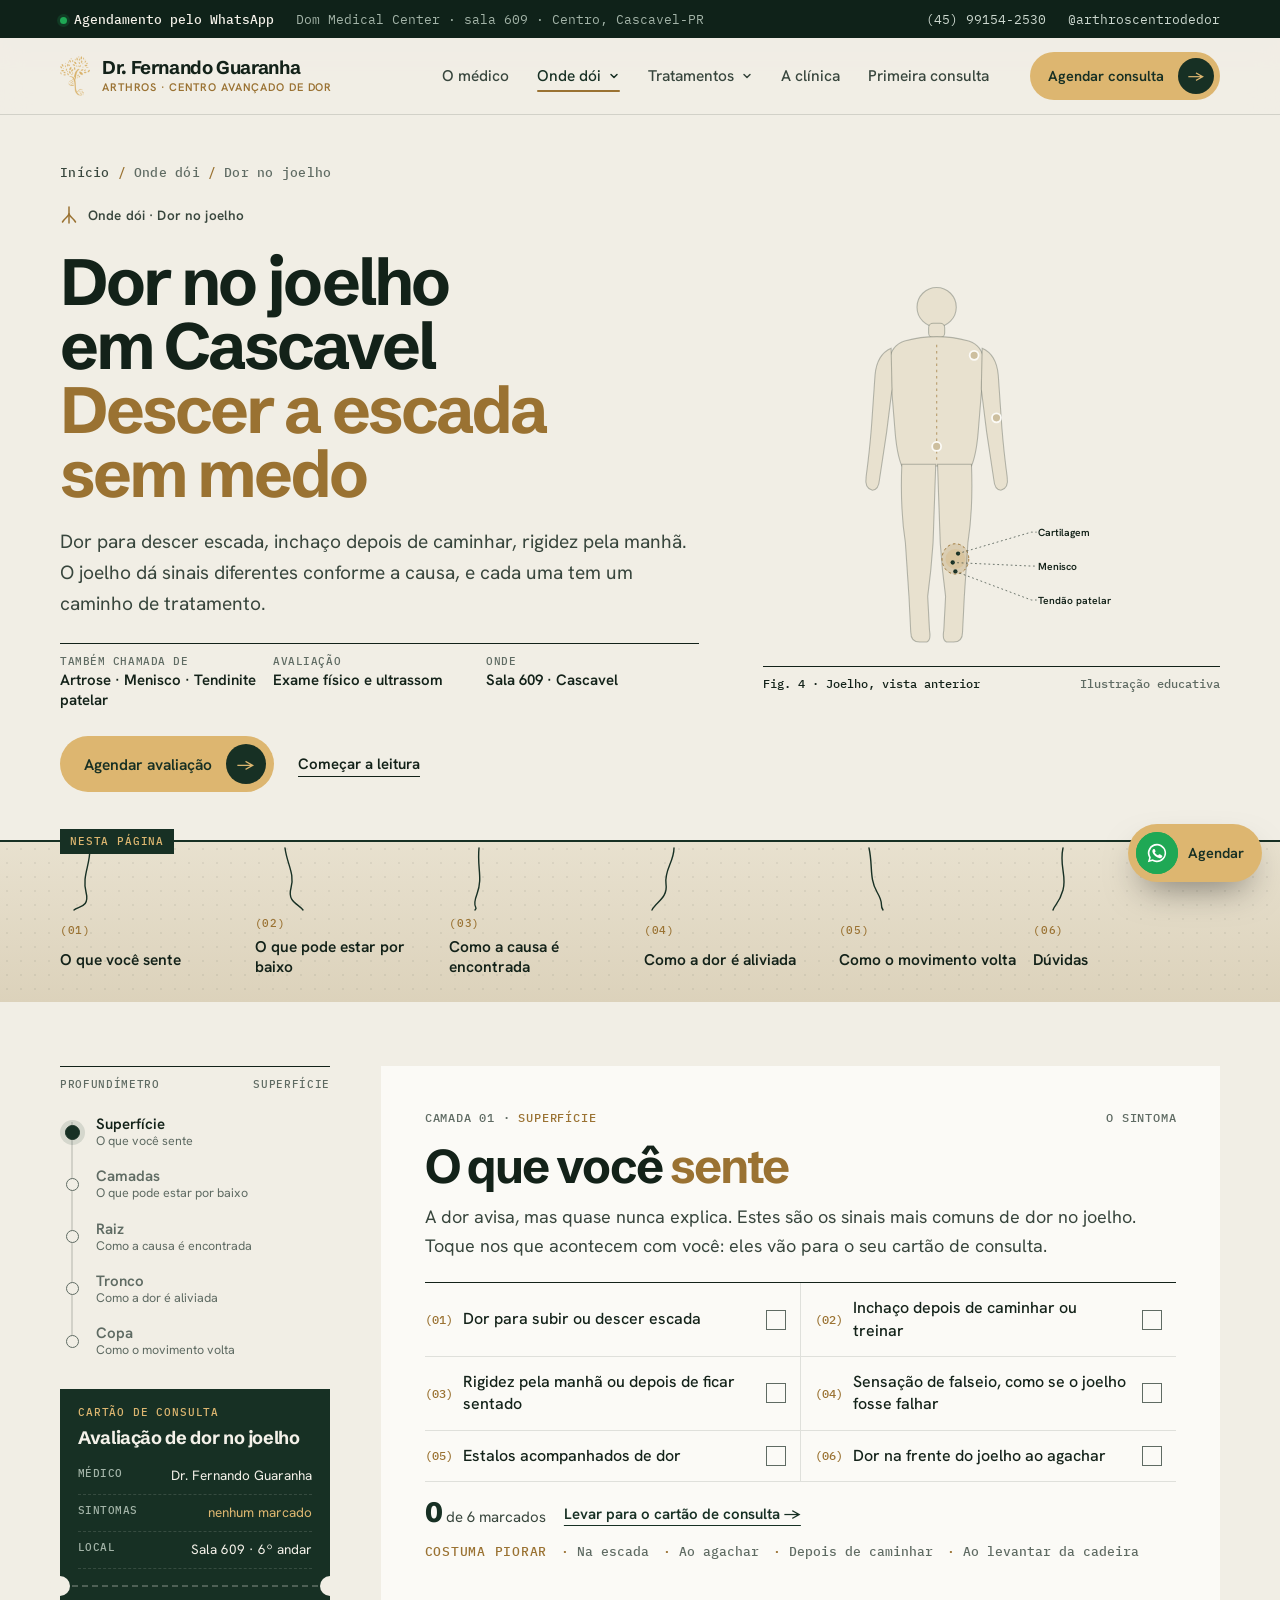
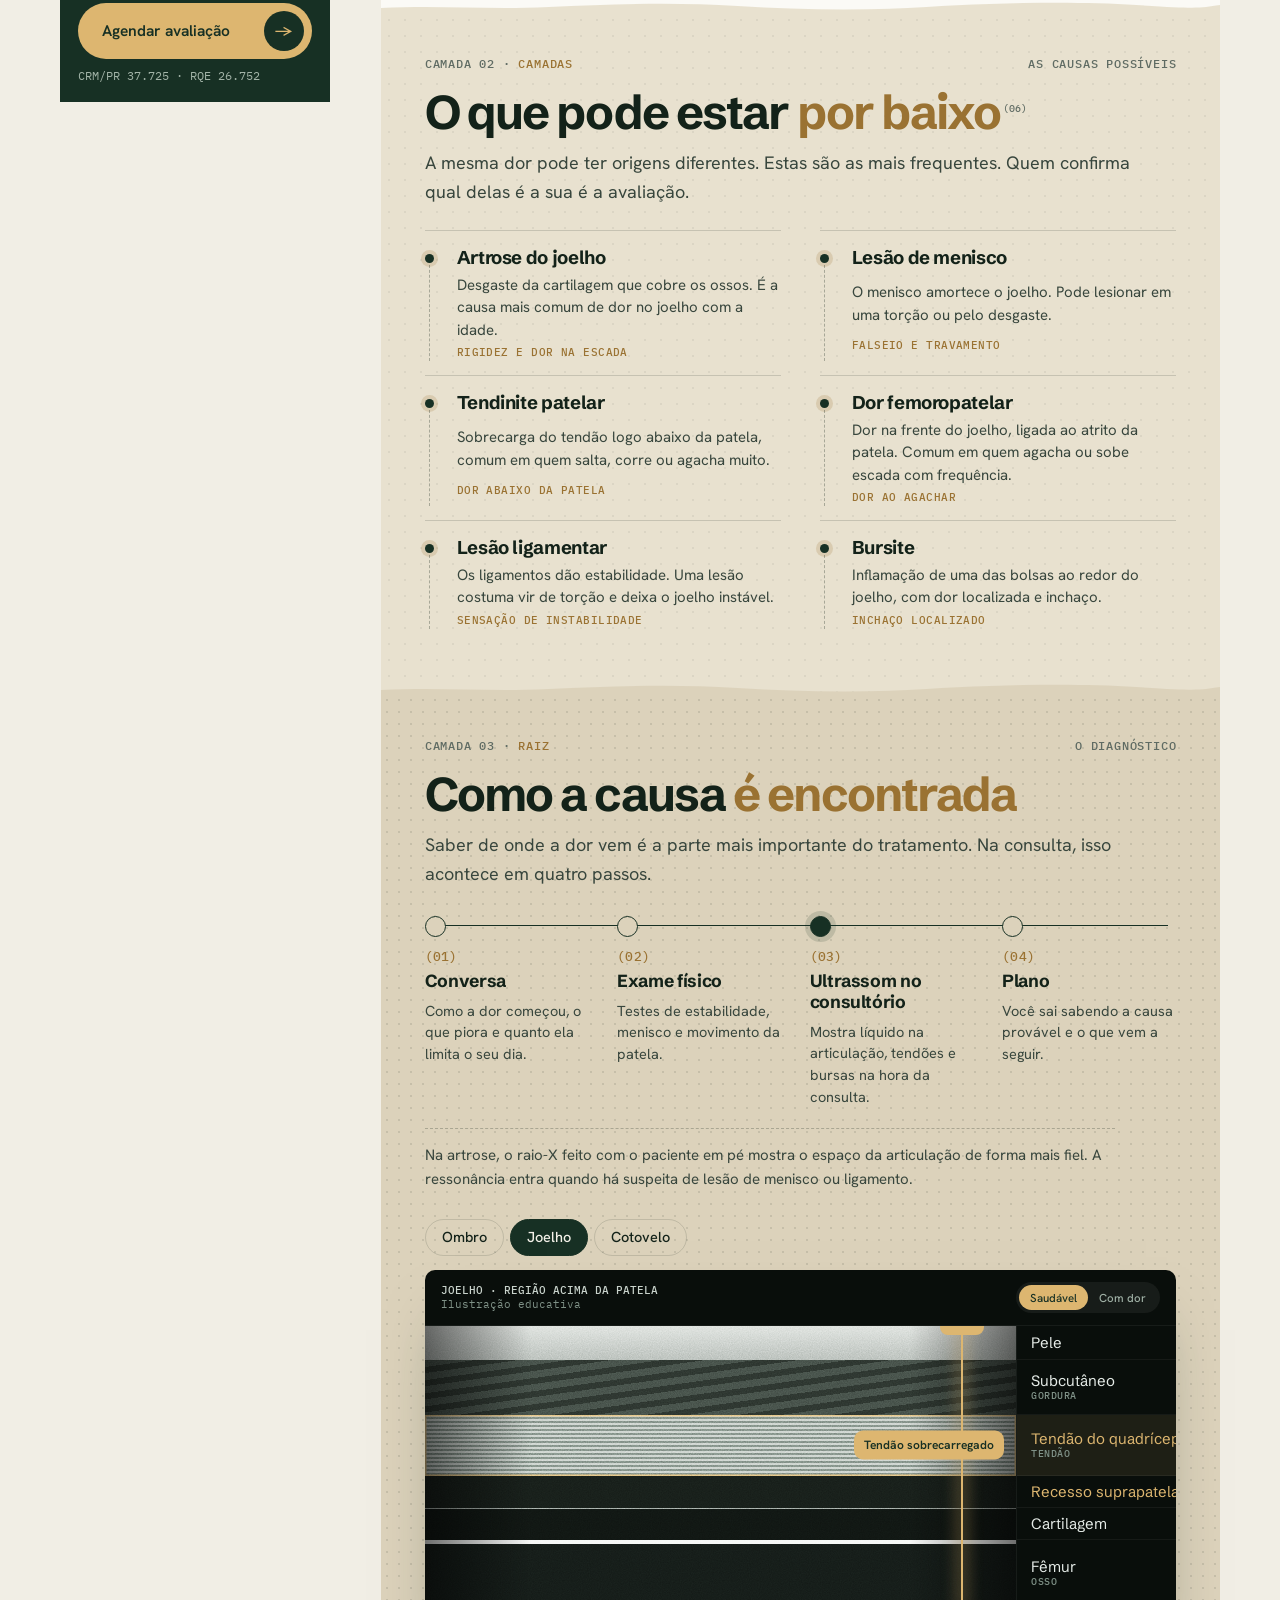
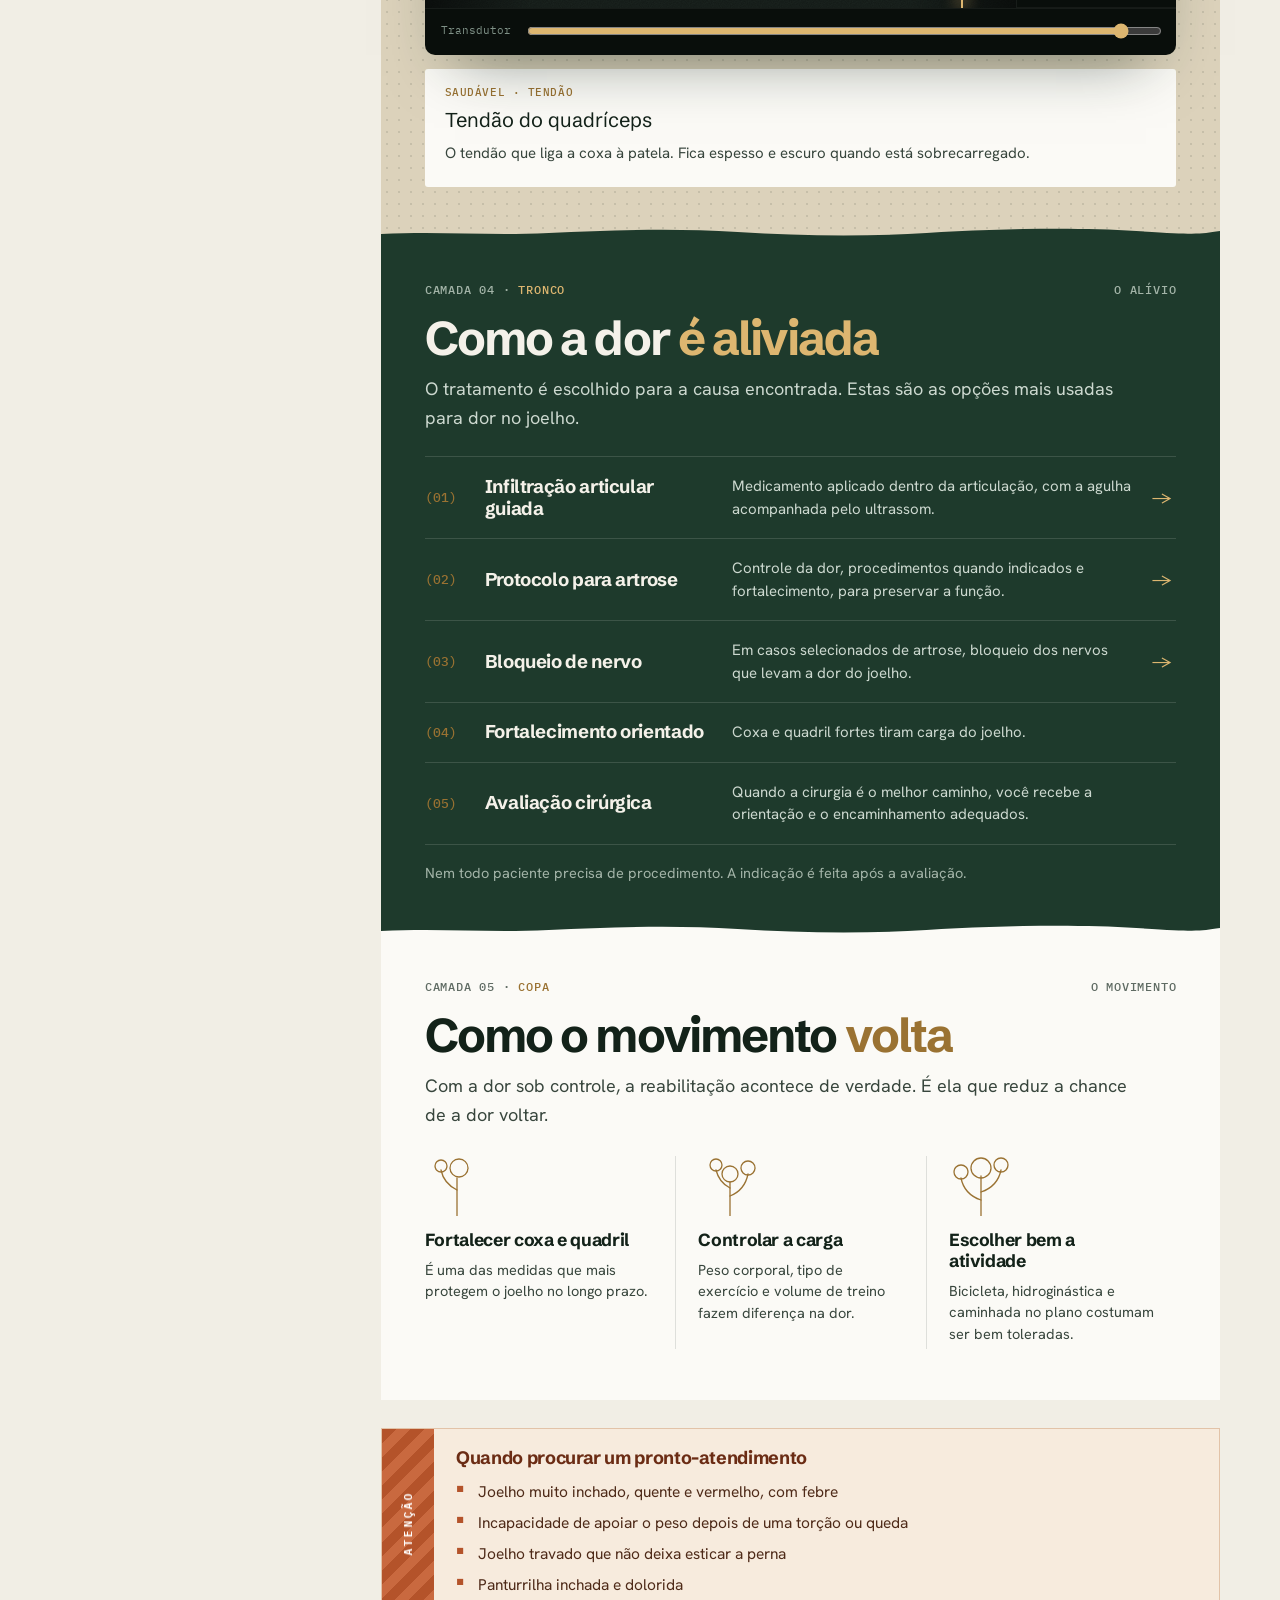
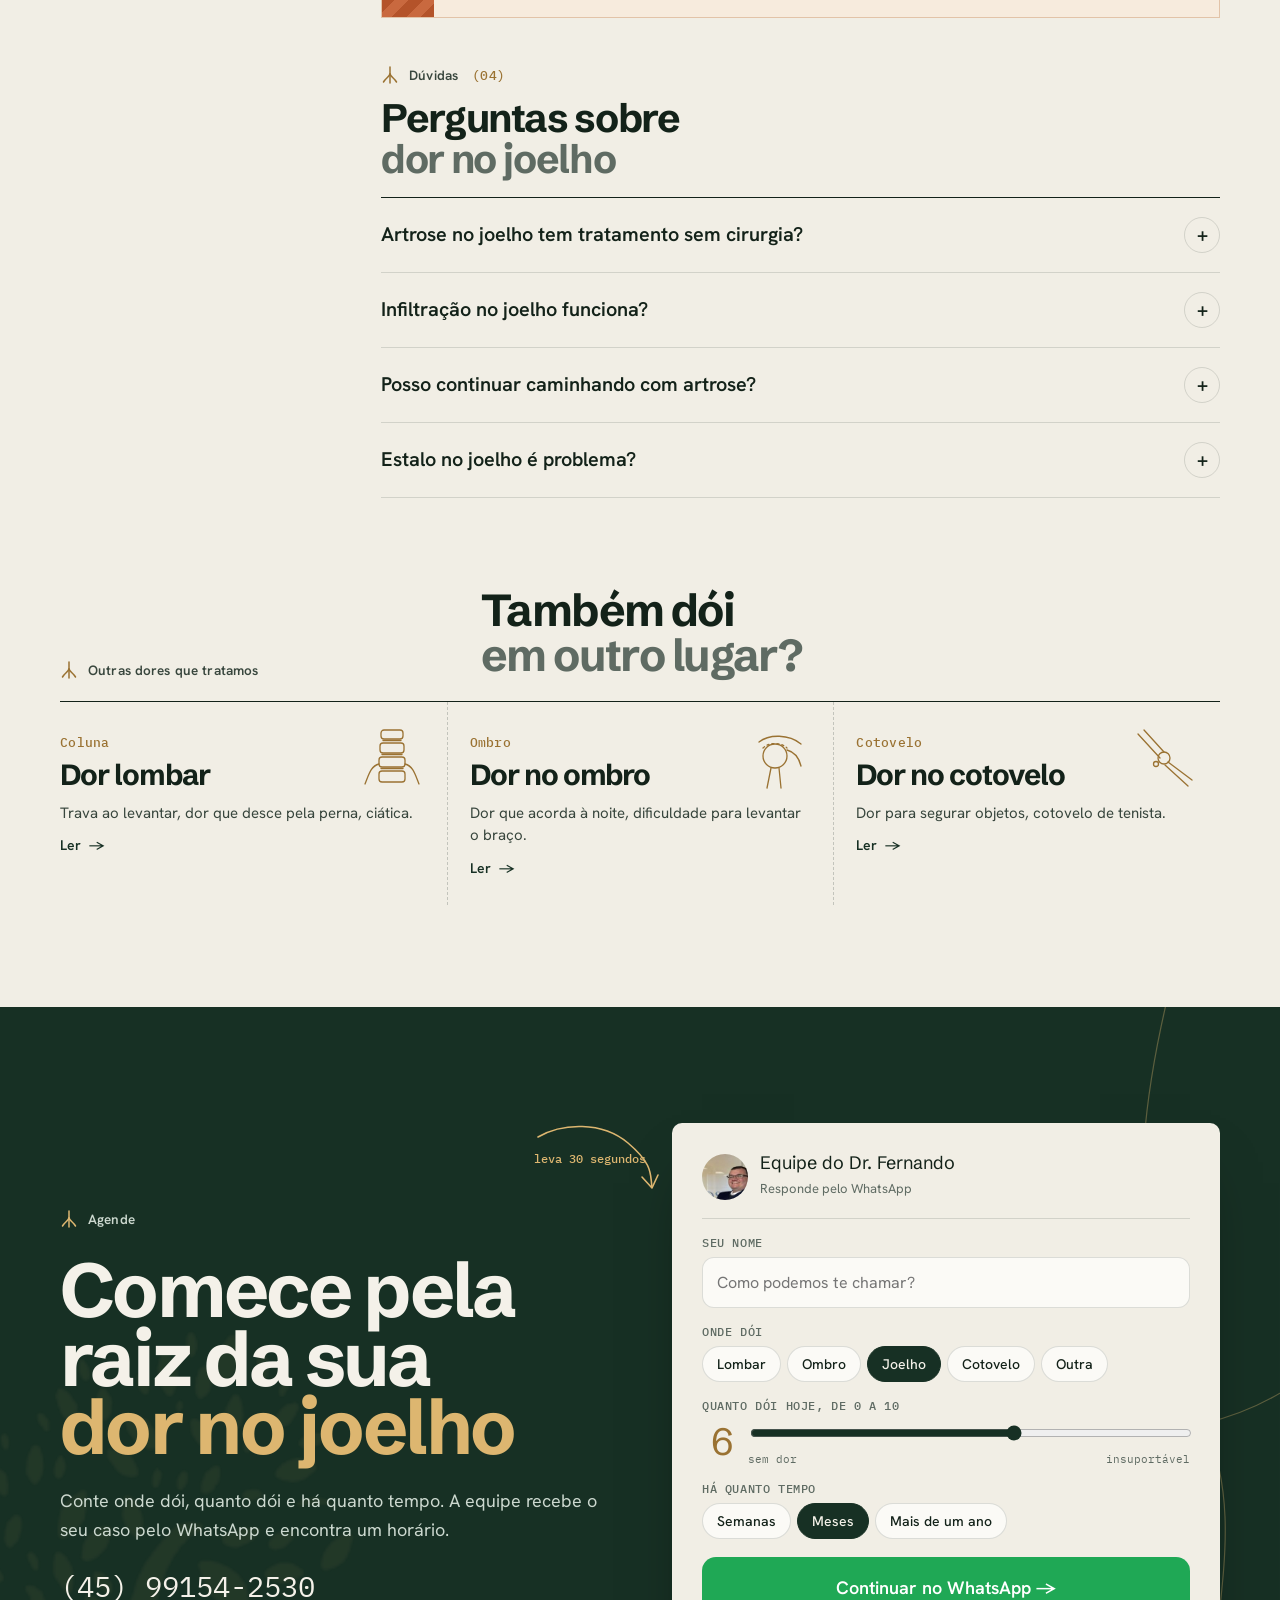
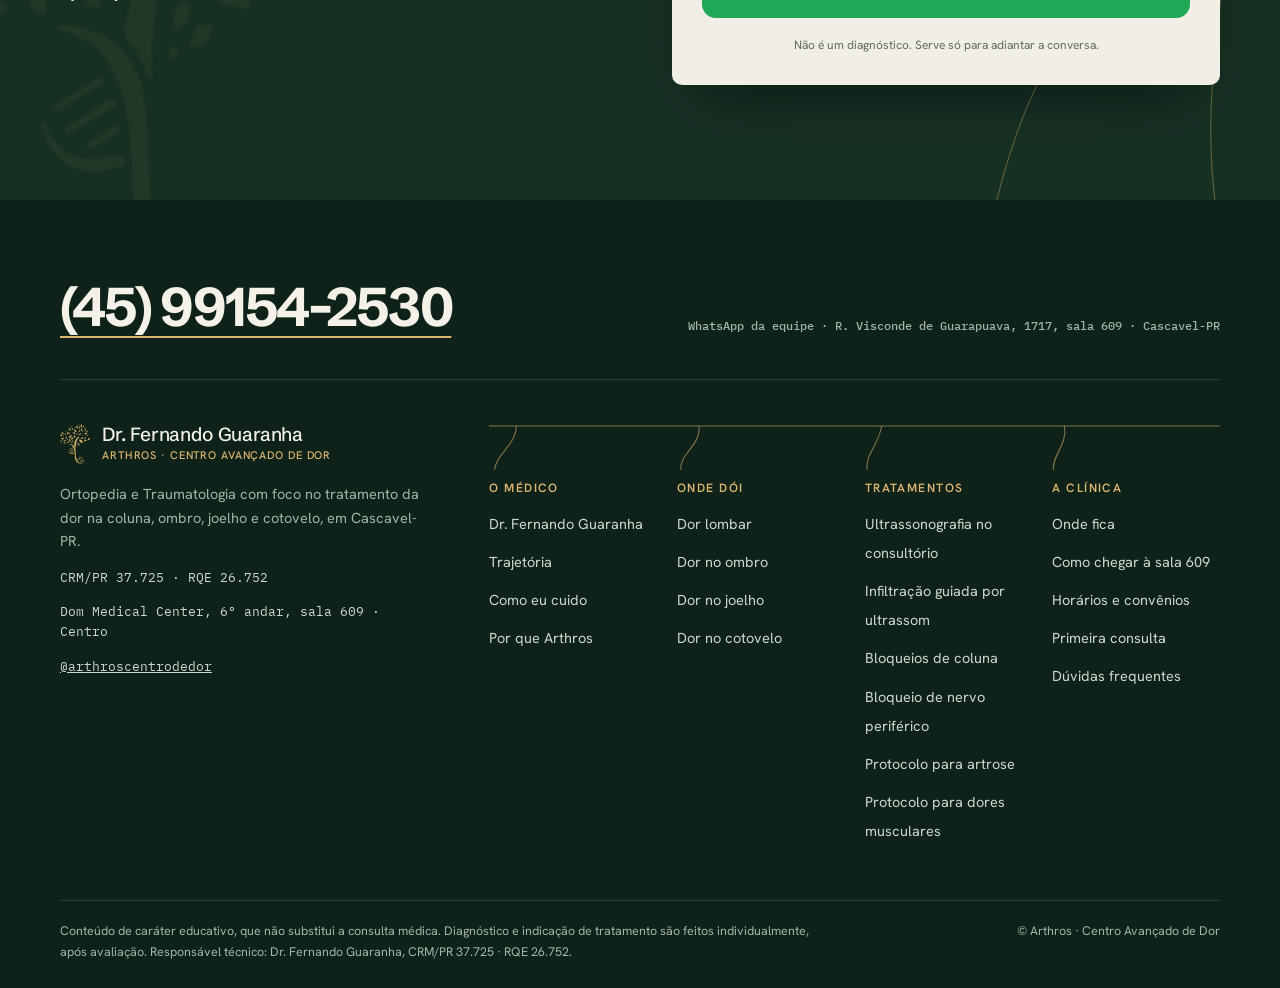
<file: dor-no-joelho.html>
<!doctype html>
<html lang="pt-BR">
<head>
<meta charset="utf-8">
<meta name="viewport" content="width=device-width, initial-scale=1">
<title>Dor no joelho em Cascavel · Artrose e menisco · Dr. Fernando Guaranha</title>
<meta name="description" content="Dor no joelho em Cascavel: artrose, menisco, tendinite patelar. Ultrassom na consulta, infiltração e protocolo para artrose. Arthros, Dom Medical Center, sala 609.">
<meta name="robots" content="index,follow,max-image-preview:large">
<meta name="author" content="Dr. Fernando Guaranha">
<meta name="geo.region" content="BR-PR">
<meta name="geo.placename" content="Cascavel">
<meta name="geo.position" content="-24.9569452;-53.4633422">
<meta name="ICBM" content="-24.9569452, -53.4633422">
<meta name="theme-color" content="#173024">
<link rel="canonical" href="https://SEU-DOMINIO.com.br/dor-no-joelho.html">
<link rel="icon" type="image/png" href="img/arthros_gold.png">
<meta property="og:type" content="website">
<meta property="og:locale" content="pt_BR">
<meta property="og:site_name" content="Dr. Fernando Guaranha · Arthros">
<meta property="og:title" content="Dor no joelho em Cascavel · Artrose e menisco · Dr. Fernando Guaranha">
<meta property="og:description" content="Dor no joelho em Cascavel: artrose, menisco, tendinite patelar. Ultrassom na consulta, infiltração e protocolo para artrose. Arthros, Dom Medical Center, sala 609.">
<meta property="og:url" content="https://SEU-DOMINIO.com.br/dor-no-joelho.html">
<meta property="og:image" content="https://SEU-DOMINIO.com.br/img/og.jpg">
<meta name="twitter:card" content="summary_large_image">
<script type="application/ld+json">{"@context": "https://schema.org", "@type": "MedicalWebPage", "name": "Dor no joelho em Cascavel · Artrose e menisco · Dr. Fernando Guaranha", "url": "https://SEU-DOMINIO.com.br/dor-no-joelho.html", "inLanguage": "pt-BR", "about": {"@type": "MedicalCondition", "name": "Dor no joelho"}, "audience": "https://schema.org/Patient", "reviewedBy": {"@id": "https://SEU-DOMINIO.com.br/#medico"}, "lastReviewed": "2026-10-06"}</script>
<script type="application/ld+json">{"@context": "https://schema.org", "@type": "FAQPage", "mainEntity": [{"@type": "Question", "name": "Artrose no joelho tem tratamento sem cirurgia?", "acceptedAnswer": {"@type": "Answer", "text": "Sim. Controle da dor, procedimentos na articulação quando indicados e fortalecimento ajudam a preservar a função e, muitas vezes, adiar a cirurgia."}}, {"@type": "Question", "name": "Infiltração no joelho funciona?", "acceptedAnswer": {"@type": "Answer", "text": "Em casos indicados, ela pode reduzir a dor e a inflamação. O resultado é melhor quando vem dentro de um plano com fortalecimento."}}, {"@type": "Question", "name": "Posso continuar caminhando com artrose?", "acceptedAnswer": {"@type": "Answer", "text": "Na maioria dos casos, sim, e o movimento ajuda. A intensidade e o tipo de exercício são ajustados na consulta."}}, {"@type": "Question", "name": "Estalo no joelho é problema?", "acceptedAnswer": {"@type": "Answer", "text": "Estalos sem dor costumam ser normais. Quando vêm com dor, inchaço ou falseio, vale avaliar."}}]}</script>
<script type="application/ld+json">{"@context": "https://schema.org", "@type": "BreadcrumbList", "itemListElement": [{"@type": "ListItem", "position": 1, "name": "Início", "item": "https://SEU-DOMINIO.com.br/"}, {"@type": "ListItem", "position": 2, "name": "Dor no joelho", "item": "https://SEU-DOMINIO.com.br/dor-no-joelho.html"}]}</script>
<link rel="preconnect" href="https://fonts.googleapis.com">
<link rel="preconnect" href="https://fonts.gstatic.com" crossorigin>
<link rel="stylesheet" href="https://fonts.googleapis.com/css2?family=Schibsted+Grotesk:wght@400..900&family=Hanken+Grotesk:wght@400;500;600;700&family=IBM+Plex+Mono:wght@400;500&display=swap">
<link rel="stylesheet" href="assets/site.css">
</head>
<body>
<a class="sr" href="#conteudo">Pular para o conteúdo</a>
<div class="tb"><div class="wrap">
  <div class="tb__l"><span><span class="dot" aria-hidden="true"></span><b>Agendamento pelo WhatsApp</b></span><span>Dom Medical Center · sala 609 · Centro, Cascavel-PR</span></div>
  <div class="tb__r"><a class="js-wa" href="https://wa.me/5545991542530" target="_blank" rel="noopener">(45) 99154-2530</a><a class="ig" href="https://www.instagram.com/arthroscentrodedor/" target="_blank" rel="noopener">@arthroscentrodedor</a></div>
</div></div>
<header class="mh" id="hdr">
  <div class="wrap mh__in">
    <a class="logo" href="index.html" aria-label="Dr. Fernando Guaranha, página inicial"><img src="img/arthros_gold.png" alt="" width="30" height="40"><span><b>Dr. Fernando Guaranha</b><small>Arthros · Centro Avançado de Dor</small></span></a>
    <nav class="mnav" aria-label="Principal">
      <a href="sobre.html">O médico</a>
      <div class="dd"><button type="button" aria-expanded="false" aria-haspopup="true" aria-current="page">Onde dói <svg width="12" height="12" viewBox="0 0 12 12" fill="none" aria-hidden="true"><path d="M3 4.5l3 3 3-3" stroke="currentColor" stroke-width="1.5" stroke-linecap="round" stroke-linejoin="round"/></svg></button>
        <div class="mega mega--body" data-bodyscope><div class="wrap mega__in">
          <div><div class="body" style="max-width:210px"><svg viewBox="0 0 200 420" role="img" aria-label="Mapa do corpo: toque na região que dói"><circle class="sil" cx="100" cy="36" r="22"/>
<rect class="sil" x="91" y="54" width="18" height="16" rx="5"/>
<path class="sil" d="M64 74 Q100 64 136 74 Q151 79 153 96 L147 170 Q145 200 139 214 L61 214 Q55 200 53 170 L47 96 Q49 79 64 74 Z"/>
<path class="sil" d="M151 82 Q167 89 169 112 L173 170 Q175 196 179 226 Q181 239 172 241 Q165 241 164 229 L156 176 L150 128 Z"/>
<path class="sil" d="M49 82 Q33 89 31 112 L27 170 Q25 196 21 226 Q19 239 28 241 Q35 241 36 229 L44 176 L50 128 Z"/>
<path class="sil" d="M101 212 L139 212 Q141 262 135 300 Q133 330 131 360 L129 400 Q129 411 119 411 L111 411 Q106 409 108 398 L110 360 Q106 330 104 300 Z"/>
<path class="sil" d="M99 212 L61 212 Q59 262 65 300 Q67 330 69 360 L71 400 Q71 411 81 411 L89 411 Q94 409 92 398 L90 360 Q94 330 96 300 Z"/>
<path class="spine" d="M100 78 L100 210"/><g class="hp" data-k="ombro" data-href="dor-no-ombro.html" tabindex="0" role="link" aria-label="Ombro" transform="translate(142 90)"><circle class="o" r="16"/><circle class="i" r="7"/><text x="18" y="4">Ombro</text></g><g class="hp" data-k="cotovelo" data-href="dor-no-cotovelo.html" tabindex="0" role="link" aria-label="Cotovelo" transform="translate(167 160)"><circle class="o" r="16"/><circle class="i" r="7"/><text x="14" y="4">Cotovelo</text></g><g class="hp" data-k="lombar" data-href="dor-lombar.html" tabindex="0" role="link" aria-label="Lombar" transform="translate(100 192)"><circle class="o" r="16"/><circle class="i" r="7"/><text x="-64" y="4">Lombar</text></g><g class="hp" data-k="joelho" data-href="dor-no-joelho.html" tabindex="0" role="link" aria-label="Joelho" transform="translate(121 318)"><circle class="o" r="16"/><circle class="i" r="7"/><text x="16" y="4">Joelho</text></g></svg></div></div>
          <div><div class="mega__k"><span class="gl"><svg viewBox="0 0 18 18" aria-hidden="true"><path d="M9 1v7"/><path d="M9 8c-1 3-4 4-6.5 8"/><path d="M9 8c1 3 4 4 6.5 8"/><path d="M9 9v8"/></svg>Toque na região ou escolha abaixo</span></div><div class="mlist"><a class="mitem" data-k="lombar" href="dor-lombar.html"><span class="ix">(01)</span><b>Dor lombar</b><i>→</i><span class="d">Trava ao levantar, dor que desce pela perna, ciática.</span></a><a class="mitem" data-k="ombro" href="dor-no-ombro.html"><span class="ix">(02)</span><b>Dor no ombro</b><i>→</i><span class="d">Dor que acorda à noite, dificuldade para levantar o braço.</span></a><a class="mitem" data-k="joelho" href="dor-no-joelho.html"><span class="ix">(03)</span><b>Dor no joelho</b><i>→</i><span class="d">Dor na escada, inchaço, rigidez e artrose.</span></a><a class="mitem" data-k="cotovelo" href="dor-no-cotovelo.html"><span class="ix">(04)</span><b>Dor no cotovelo</b><i>→</i><span class="d">Dor para segurar objetos, cotovelo de tenista.</span></a></div></div>
          <div class="mcard"><img class="tree" src="img/arthros_gold.png" alt=""><b>Não sabe de onde vem a dor?</b><p>Monte a ficha da sua dor em 1 minuto e mande para a equipe antes da consulta.</p><a href="primeira-consulta.html#ficha">Preparar a minha ficha →</a></div>
        </div></div></div>
      <div class="dd"><button type="button" aria-expanded="false" aria-haspopup="true">Tratamentos <svg width="12" height="12" viewBox="0 0 12 12" fill="none" aria-hidden="true"><path d="M3 4.5l3 3 3-3" stroke="currentColor" stroke-width="1.5" stroke-linecap="round" stroke-linejoin="round"/></svg></button>
        <div class="mega mega--tr"><div class="wrap mega__in">
          <div><div class="mega__k"><span class="gl"><svg viewBox="0 0 18 18" aria-hidden="true"><path d="M9 1v7"/><path d="M9 8c-1 3-4 4-6.5 8"/><path d="M9 8c1 3 4 4 6.5 8"/><path d="M9 9v8"/></svg>Feitos no consultório, sem internação, quando indicados</span></div><div class="mlist"><a href="tratamentos.html#ultrassom"><span class="ix">(01)</span><b>Ultrassonografia no consultório</b><i>→</i></a><a href="tratamentos.html#infiltracao"><span class="ix">(02)</span><b>Infiltração guiada por ultrassom</b><i>→</i></a><a href="tratamentos.html#bloqueios"><span class="ix">(03)</span><b>Bloqueios de coluna</b><i>→</i></a><a href="tratamentos.html#bloqueio-nervo"><span class="ix">(04)</span><b>Bloqueio de nervo periférico</b><i>→</i></a><a href="tratamentos.html#artrose"><span class="ix">(05)</span><b>Protocolo para artrose</b><i>→</i></a><a href="tratamentos.html#muscular"><span class="ix">(06)</span><b>Protocolo para dores musculares</b><i>→</i></a></div></div>
          <div class="mcard"><img class="tree" src="img/arthros_gold.png" alt=""><b>Do mais simples ao mais específico</b><p>Nem todo paciente precisa de procedimento. Veja como o plano é decidido.</p><a href="tratamentos.html#escada">Como o tratamento é escolhido →</a></div>
        </div></div></div>
      <a href="clinica.html">A clínica</a>
      <a href="primeira-consulta.html">Primeira consulta</a>
    </nav>
    <a class="btn btn--gold js-wa" href="https://wa.me/5545991542530" target="_blank" rel="noopener"><span>Agendar consulta</span><i aria-hidden="true">→</i></a>
    <button class="burger" id="burger" type="button" aria-label="Abrir menu" aria-expanded="false" aria-controls="drawer"><span></span></button>
  </div>
</header>
<div class="drawer" id="drawer" aria-label="Menu">
  <div class="drawer__top"><a class="logo" href="index.html"><img src="img/arthros_gold.png" alt="" width="24" height="32"><span><b>Dr. Fernando Guaranha</b><small>Arthros · Centro Avançado de Dor</small></span></a><button class="drawer__x" id="drawerX" type="button" aria-label="Fechar menu">×</button></div>
  <nav>
    <a href="index.html">Início <span>→</span></a>
    <a href="sobre.html">O médico <span>→</span></a>
    <details><summary>Onde dói <span>+</span></summary><div><a href="dor-lombar.html">Dor lombar</a><a href="dor-no-ombro.html">Dor no ombro</a><a href="dor-no-joelho.html">Dor no joelho</a><a href="dor-no-cotovelo.html">Dor no cotovelo</a></div></details>
    <details><summary>Tratamentos <span>+</span></summary><div><a href="tratamentos.html#ultrassom">Ultrassonografia no consultório</a><a href="tratamentos.html#infiltracao">Infiltração guiada por ultrassom</a><a href="tratamentos.html#bloqueios">Bloqueios de coluna</a><a href="tratamentos.html#bloqueio-nervo">Bloqueio de nervo periférico</a><a href="tratamentos.html#artrose">Protocolo para artrose</a><a href="tratamentos.html#muscular">Protocolo para dores musculares</a></div></details>
    <a href="clinica.html">A clínica <span>→</span></a>
    <a href="primeira-consulta.html">Primeira consulta <span>→</span></a>
  </nav>
  <div class="drawer__cta"><a class="btn btn--gold js-wa" href="https://wa.me/5545991542530" target="_blank" rel="noopener"><span>Agendar pelo WhatsApp</span><i aria-hidden="true">→</i></a><small>(45) 99154-2530 · Dom Medical Center, sala 609</small></div>
</div>
<main id="conteudo">
<section class="op">
  <div class="wrap op__grid">
    <div class="op__l"><nav class="crumb" aria-label="Você está em"><a href="index.html">Início</a> <span aria-hidden="true">/</span> <span aria-current="page">Onde dói</span> <span aria-hidden="true">/</span> <span aria-current="page">Dor no joelho</span></nav><p style="margin:24px 0 0"><span class="gl"><svg viewBox="0 0 18 18" aria-hidden="true"><path d="M9 1v7"/><path d="M9 8c-1 3-4 4-6.5 8"/><path d="M9 8c1 3 4 4 6.5 8"/><path d="M9 9v8"/></svg>Onde dói · Dor no joelho</span></p><h1>Dor no joelho em Cascavel<span class="b">Descer a escada sem medo</span></h1><p class="op__lead">Dor para descer escada, inchaço depois de caminhar, rigidez pela manhã. O joelho dá sinais diferentes conforme a causa, e cada uma tem um caminho de tratamento.</p><dl class="op__meta"><div><dt>Também chamada de</dt><dd>Artrose · Menisco · Tendinite patelar</dd></div><div><dt>Avaliação</dt><dd>Exame físico e ultrassom</dd></div><div><dt>Onde</dt><dd>Sala 609 · Cascavel</dd></div></dl><div class="op__cta"><a class="btn btn--gold js-wa" href="https://wa.me/5545991542530" target="_blank" rel="noopener" data-msg="Olá! Vim pelo site. Tenho dor no joelho e gostaria de agendar uma avaliação com o Dr. Fernando."><span>Agendar avaliação</span><i aria-hidden="true">→</i></a><a class="lnk" href="#superficie">Começar a leitura</a></div></div>
    <figure class="atlas op__atlas" style="margin:0"><div class="body body--atlas" style="max-width:420px"><svg viewBox="-6 0 336 420" role="img" aria-label="Fig. 4 · Joelho, vista anterior"><circle class="sil" cx="100" cy="36" r="22"/>
<rect class="sil" x="91" y="54" width="18" height="16" rx="5"/>
<path class="sil" d="M64 74 Q100 64 136 74 Q151 79 153 96 L147 170 Q145 200 139 214 L61 214 Q55 200 53 170 L47 96 Q49 79 64 74 Z"/>
<path class="sil" d="M151 82 Q167 89 169 112 L173 170 Q175 196 179 226 Q181 239 172 241 Q165 241 164 229 L156 176 L150 128 Z"/>
<path class="sil" d="M49 82 Q33 89 31 112 L27 170 Q25 196 21 226 Q19 239 28 241 Q35 241 36 229 L44 176 L50 128 Z"/>
<path class="sil" d="M101 212 L139 212 Q141 262 135 300 Q133 330 131 360 L129 400 Q129 411 119 411 L111 411 Q106 409 108 398 L110 360 Q106 330 104 300 Z"/>
<path class="sil" d="M99 212 L61 212 Q59 262 65 300 Q67 330 69 360 L71 400 Q71 411 81 411 L89 411 Q94 409 92 398 L90 360 Q94 330 96 300 Z"/>
<path class="spine" d="M100 78 L100 210"/>
<ellipse class="zone" cx="121" cy="318" rx="15" ry="17"/><circle cx="121" cy="318" r="16" fill="rgba(217,178,106,.3)"><animate attributeName="r" values="10;28;10" dur="2.6s" repeatCount="indefinite"/><animate attributeName="opacity" values=".9;0;.9" dur="2.6s" repeatCount="indefinite"/></circle><a href="dor-no-ombro.html" aria-label="Ombro"><circle cx="142" cy="90" r="5" fill="var(--soil-3)" stroke="var(--paper)" stroke-width="2"/></a><a href="dor-no-cotovelo.html" aria-label="Cotovelo"><circle cx="167" cy="160" r="5" fill="var(--soil-3)" stroke="var(--paper)" stroke-width="2"/></a><a href="dor-lombar.html" aria-label="Lombar"><circle cx="100" cy="192" r="5" fill="var(--soil-3)" stroke="var(--paper)" stroke-width="2"/></a><circle cx="124" cy="312" r="2.4" fill="var(--forest)"/><path class="lead-l" d="M124 312 L206 288 L212 288"/><text class="lead-t b" x="214" y="292">Cartilagem</text><circle cx="118" cy="322" r="2.4" fill="var(--forest)"/><path class="lead-l" d="M118 322 L206 326 L212 326"/><text class="lead-t b" x="214" y="330">Menisco</text><circle cx="121" cy="332" r="2.4" fill="var(--forest)"/><path class="lead-l" d="M121 332 L206 364 L212 364"/><text class="lead-t b" x="214" y="368">Tendão patelar</text></svg></div>
<figcaption><b>Fig. 4 · Joelho, vista anterior</b><span>Ilustração educativa</span></figcaption></figure>
  </div>
  <div class="soil"><span class="soil__lbl">Nesta página</span><div class="wrap"><nav class="rtoc" style="--n:6" aria-label="Nesta página"><a href="#superficie"><svg viewBox="0 0 60 62" aria-hidden="true"><path d="M30 0 C 30 18, 22 28, 26 44 S 18 58, 14 62"/></svg><small>(01)</small><b>O que você sente</b></a><a href="#camadas"><svg viewBox="0 0 60 62" aria-hidden="true"><path d="M30 0 C 32 16, 40 26, 36 40 S 44 56, 48 62"/></svg><small>(02)</small><b>O que pode estar por baixo</b></a><a href="#diagnostico"><svg viewBox="0 0 60 62" aria-hidden="true"><path d="M30 0 C 28 20, 34 30, 28 46 S 30 58, 26 62"/></svg><small>(03)</small><b>Como a causa é encontrada</b></a><a href="#tronco"><svg viewBox="0 0 60 62" aria-hidden="true"><path d="M30 0 C 30 14, 20 22, 22 36 S 12 54, 8 62"/></svg><small>(04)</small><b>Como a dor é aliviada</b></a><a href="#copa"><svg viewBox="0 0 60 62" aria-hidden="true"><path d="M30 0 C 34 18, 30 30, 38 44 S 40 56, 44 62"/></svg><small>(05)</small><b>Como o movimento volta</b></a><a href="#duvidas"><svg viewBox="0 0 60 62" aria-hidden="true"><path d="M30 0 C 26 18, 34 28, 30 42 S 22 56, 20 62"/></svg><small>(06)</small><b>Dúvidas</b></a></nav></div></div>
</section>

  <div class="wrap cp">
    <aside class="side" aria-label="Profundidade da leitura">
      <div class="gauge"><div class="gauge__t"><span>Profundímetro</span><span id="gaugeNow">Superfície</span></div><ol><li class="fill" aria-hidden="true"></li><li><a href="#superficie"><span><b>Superfície</b><small>O que você sente</small></span></a></li><li><a href="#camadas"><span><b>Camadas</b><small>O que pode estar por baixo</small></span></a></li><li><a href="#diagnostico"><span><b>Raiz</b><small>Como a causa é encontrada</small></span></a></li><li><a href="#tronco"><span><b>Tronco</b><small>Como a dor é aliviada</small></span></a></li><li><a href="#copa"><span><b>Copa</b><small>Como o movimento volta</small></span></a></li></ol></div>
      <div class="tkt" id="tkt" data-ctx="dor no joelho">
        <div class="tkt__top"><small>Cartão de consulta</small><b>Avaliação de dor no joelho</b>
          <dl><div><dt>Médico</dt><dd>Dr. Fernando Guaranha</dd></div><div><dt>Sintomas</dt><dd class="live" id="tktN">nenhum marcado</dd></div><div><dt>Local</dt><dd>Sala 609 · 6º andar</dd></div></dl></div>
        <div class="tkt__cut" aria-hidden="true"></div>
        <div class="tkt__bot"><a class="btn btn--gold js-wa" href="https://wa.me/5545991542530" target="_blank" rel="noopener" data-msg="Olá! Vim pelo site. Tenho dor no joelho e gostaria de agendar uma avaliação com o Dr. Fernando." id="tktBtn"><span>Agendar avaliação</span><i aria-hidden="true">→</i></a><small>CRM/PR 37.725 · RQE 26.752</small></div>
      </div>
    </aside>
    <div class="strat">
      <section class="ly2 ly2--s1" id="superficie">
        <div class="ly2__d"><span>Camada 01 · <b>Superfície</b></span><span>O sintoma</span></div>
        <h2>O que você <em>sente</em></h2>
        <p class="lead">A dor avisa, mas quase nunca explica. Estes são os sinais mais comuns de dor no joelho. Toque nos que acontecem com você: eles vão para o seu cartão de consulta.</p>
        <div class="symc" id="symc"><button type="button" aria-pressed="false" data-s="dor para subir ou descer escada"><span class="ix">(01)</span><span>Dor para subir ou descer escada</span><span class="ck"><svg width="12" height="12" viewBox="0 0 14 14" fill="none"><path d="M3 7.5l2.5 2.5L11 4" stroke="currentColor" stroke-width="1.8" stroke-linecap="round" stroke-linejoin="round"/></svg></span></button><button type="button" aria-pressed="false" data-s="inchaço depois de caminhar ou treinar"><span class="ix">(02)</span><span>Inchaço depois de caminhar ou treinar</span><span class="ck"><svg width="12" height="12" viewBox="0 0 14 14" fill="none"><path d="M3 7.5l2.5 2.5L11 4" stroke="currentColor" stroke-width="1.8" stroke-linecap="round" stroke-linejoin="round"/></svg></span></button><button type="button" aria-pressed="false" data-s="rigidez pela manhã ou depois de ficar sentado"><span class="ix">(03)</span><span>Rigidez pela manhã ou depois de ficar sentado</span><span class="ck"><svg width="12" height="12" viewBox="0 0 14 14" fill="none"><path d="M3 7.5l2.5 2.5L11 4" stroke="currentColor" stroke-width="1.8" stroke-linecap="round" stroke-linejoin="round"/></svg></span></button><button type="button" aria-pressed="false" data-s="sensação de falseio, como se o joelho fosse falhar"><span class="ix">(04)</span><span>Sensação de falseio, como se o joelho fosse falhar</span><span class="ck"><svg width="12" height="12" viewBox="0 0 14 14" fill="none"><path d="M3 7.5l2.5 2.5L11 4" stroke="currentColor" stroke-width="1.8" stroke-linecap="round" stroke-linejoin="round"/></svg></span></button><button type="button" aria-pressed="false" data-s="estalos acompanhados de dor"><span class="ix">(05)</span><span>Estalos acompanhados de dor</span><span class="ck"><svg width="12" height="12" viewBox="0 0 14 14" fill="none"><path d="M3 7.5l2.5 2.5L11 4" stroke="currentColor" stroke-width="1.8" stroke-linecap="round" stroke-linejoin="round"/></svg></span></button><button type="button" aria-pressed="false" data-s="dor na frente do joelho ao agachar"><span class="ix">(06)</span><span>Dor na frente do joelho ao agachar</span><span class="ck"><svg width="12" height="12" viewBox="0 0 14 14" fill="none"><path d="M3 7.5l2.5 2.5L11 4" stroke="currentColor" stroke-width="1.8" stroke-linecap="round" stroke-linejoin="round"/></svg></span></button></div>
        <div class="symbar"><span><b id="symN">0</b> de 6 marcados</span><a href="#tkt" id="symGo">Levar para o cartão de consulta →</a></div>
        <div class="when"><b>Costuma piorar</b><span>Na escada</span><span>Ao agachar</span><span>Depois de caminhar</span><span>Ao levantar da cadeira</span></div>
      </section>
      <section class="ly2 ly2--s2" id="camadas">
        <div class="ly2__d"><span>Camada 02 · <b>Camadas</b></span><span>As causas possíveis</span></div>
        <h2>O que pode estar <em>por baixo</em><span class="cnt">(06)</span></h2>
        <p class="lead">A mesma dor pode ter origens diferentes. Estas são as mais frequentes. Quem confirma qual delas é a sua é a avaliação.</p>
        <div class="lead-list"><div class="ll"><b>Artrose do joelho</b><p>Desgaste da cartilagem que cobre os ossos. É a causa mais comum de dor no joelho com a idade.</p><small>Rigidez e dor na escada</small></div><div class="ll"><b>Lesão de menisco</b><p>O menisco amortece o joelho. Pode lesionar em uma torção ou pelo desgaste.</p><small>Falseio e travamento</small></div><div class="ll"><b>Tendinite patelar</b><p>Sobrecarga do tendão logo abaixo da patela, comum em quem salta, corre ou agacha muito.</p><small>Dor abaixo da patela</small></div><div class="ll"><b>Dor femoropatelar</b><p>Dor na frente do joelho, ligada ao atrito da patela. Comum em quem agacha ou sobe escada com frequência.</p><small>Dor ao agachar</small></div><div class="ll"><b>Lesão ligamentar</b><p>Os ligamentos dão estabilidade. Uma lesão costuma vir de torção e deixa o joelho instável.</p><small>Sensação de instabilidade</small></div><div class="ll"><b>Bursite</b><p>Inflamação de uma das bolsas ao redor do joelho, com dor localizada e inchaço.</p><small>Inchaço localizado</small></div></div>
      </section>
      <section class="ly2 ly2--s3" id="diagnostico">
        <div class="ly2__d"><span>Camada 03 · <b>Raiz</b></span><span>O diagnóstico</span></div>
        <h2>Como a causa <em>é encontrada</em></h2>
        <p class="lead">Saber de onde a dor vem é a parte mais importante do tratamento. Na consulta, isso acontece em quatro passos.</p>
        <div class="trk"><div class=""><span class="ix">(01)</span><b>Conversa</b><p>Como a dor começou, o que piora e quanto ela limita o seu dia.</p></div><div class=""><span class="ix">(02)</span><b>Exame físico</b><p>Testes de estabilidade, menisco e movimento da patela.</p></div><div class="key"><span class="ix">(03)</span><b>Ultrassom no consultório</b><p>Mostra líquido na articulação, tendões e bursas na hora da consulta.</p></div><div class=""><span class="ix">(04)</span><b>Plano</b><p>Você sai sabendo a causa provável e o que vem a seguir.</p></div></div>
        <p class="eval__note">Na artrose, o raio-X feito com o paciente em pé mostra o espaço da articulação de forma mais fiel. A ressonância entra quando há suspeita de lesão de menisco ou ligamento.</p>
        <div style="margin-top:28px"><div class="usx">
        <div class="usx__tabs" role="tablist" aria-label="Região do exame"><button class="usx__tab" role="tab" data-u="ombro" aria-selected="false">Ombro</button><button class="usx__tab" role="tab" data-u="joelho" aria-selected="true">Joelho</button><button class="usx__tab" role="tab" data-u="cotovelo" aria-selected="false">Cotovelo</button></div>
        <div class="scr">
          <div class="scr__top"><span><b id="usTitle">ULTRASSOM</b><br>Ilustração educativa</span>
            <span class="mode" role="group" aria-label="Comparar"><button type="button" data-m="0" aria-pressed="true">Saudável</button><button type="button" data-m="1" aria-pressed="false">Com dor</button></span></div>
          <div class="scr__body">
            <div class="img" id="usImg" data-start="joelho"><span class="probe" id="probe" style="left:30%"></span></div>
            <div class="lbls" id="usLbls"></div>
            <span class="flag" id="flag"></span>
          </div>
          <div class="scr__ctl"><label for="probeIn">Transdutor</label><input type="range" id="probeIn" min="4" max="96" value="30"></div>
        </div>
        <div class="usx__info" aria-live="polite"><small id="infoK">Toque em uma camada</small><b id="infoT"></b><p id="infoP"></p></div>
      </div></div>
      </section>
      <section class="ly2 ly2--s4" id="tronco">
        <div class="ly2__d"><span>Camada 04 · <b>Tronco</b></span><span>O alívio</span></div>
        <h2>Como a dor <em>é aliviada</em></h2>
        <p class="lead">O tratamento é escolhido para a causa encontrada. Estas são as opções mais usadas para dor no joelho.</p>
        <div class="opts2"><a class="o2" href="tratamentos.html#infiltracao"><span class="ix">(01)</span><b>Infiltração articular guiada</b><p>Medicamento aplicado dentro da articulação, com a agulha acompanhada pelo ultrassom.</p><i>→</i></a><a class="o2" href="tratamentos.html#artrose"><span class="ix">(02)</span><b>Protocolo para artrose</b><p>Controle da dor, procedimentos quando indicados e fortalecimento, para preservar a função.</p><i>→</i></a><a class="o2" href="tratamentos.html#bloqueio-nervo"><span class="ix">(03)</span><b>Bloqueio de nervo</b><p>Em casos selecionados de artrose, bloqueio dos nervos que levam a dor do joelho.</p><i>→</i></a><div class="o2"><span class="ix">(04)</span><b>Fortalecimento orientado</b><p>Coxa e quadril fortes tiram carga do joelho.</p><i></i></div><div class="o2"><span class="ix">(05)</span><b>Avaliação cirúrgica</b><p>Quando a cirurgia é o melhor caminho, você recebe a orientação e o encaminhamento adequados.</p><i></i></div></div>
        <p class="o2__note">Nem todo paciente precisa de procedimento. A indicação é feita após a avaliação.</p>
      </section>
      <section class="ly2 ly2--s5" id="copa">
        <div class="ly2__d"><span>Camada 05 · <b>Copa</b></span><span>O movimento</span></div>
        <h2>Como o movimento <em>volta</em></h2>
        <p class="lead">Com a dor sob controle, a reabilitação acontece de verdade. É ela que reduz a chance de a dor voltar.</p>
        <div class="canopy"><div><svg class="br" viewBox="0 0 64 60" aria-hidden="true"><path d="M32 60 V22"/><path d="M32 34 C 24 30, 18 24, 16 14"/><circle cx="16" cy="10" r="6"/><circle cx="34" cy="12" r="9"/></svg><b>Fortalecer coxa e quadril</b><p>É uma das medidas que mais protegem o joelho no longo prazo.</p></div><div><svg class="br" viewBox="0 0 64 60" aria-hidden="true"><path d="M32 60 V26"/><path d="M32 40 C 42 36, 48 28, 50 18"/><path d="M32 32 C 24 28, 20 22, 18 14"/><circle cx="50" cy="12" r="7"/><circle cx="18" cy="9" r="6"/><circle cx="32" cy="18" r="8"/></svg><b>Controlar a carga</b><p>Peso corporal, tipo de exercício e volume de treino fazem diferença na dor.</p></div><div><svg class="br" viewBox="0 0 64 60" aria-hidden="true"><path d="M32 60 V20"/><path d="M32 44 C 20 40, 14 32, 12 22"/><path d="M32 36 C 44 32, 50 24, 52 14"/><circle cx="12" cy="16" r="7"/><circle cx="52" cy="9" r="7"/><circle cx="32" cy="12" r="10"/></svg><b>Escolher bem a atividade</b><p>Bicicleta, hidroginástica e caminhada no plano costumam ser bem toleradas.</p></div></div>
      </section>
      <div class="bula-wrap"><div class="bula" role="note"><div class="bula__s"><span>Atenção</span></div><div class="bula__b"><b>Quando procurar um pronto-atendimento</b><ul><li>Joelho muito inchado, quente e vermelho, com febre</li><li>Incapacidade de apoiar o peso depois de uma torção ou queda</li><li>Joelho travado que não deixa esticar a perna</li><li>Panturrilha inchada e dolorida</li></ul></div></div></div>
      <section id="duvidas" style="padding-top:clamp(32px,4vw,48px)">
        <div style="display:flex;gap:14px;align-items:center;flex-wrap:wrap"><span class="gl"><svg viewBox="0 0 18 18" aria-hidden="true"><path d="M9 1v7"/><path d="M9 8c-1 3-4 4-6.5 8"/><path d="M9 8c1 3 4 4 6.5 8"/><path d="M9 9v8"/></svg>Dúvidas</span><span class="ix">(04)</span></div>
        <h2 class="tt" style="font-size:clamp(1.7rem,1.2rem + 1.6vw,2.6rem);margin:14px 0 18px">Perguntas sobre<span class="b">dor no joelho</span></h2>
        <div class="qa"><details><summary>Artrose no joelho tem tratamento sem cirurgia?<span class="plus" aria-hidden="true">+</span></summary><p>Sim. Controle da dor, procedimentos na articulação quando indicados e fortalecimento ajudam a preservar a função e, muitas vezes, adiar a cirurgia.</p></details><details><summary>Infiltração no joelho funciona?<span class="plus" aria-hidden="true">+</span></summary><p>Em casos indicados, ela pode reduzir a dor e a inflamação. O resultado é melhor quando vem dentro de um plano com fortalecimento.</p></details><details><summary>Posso continuar caminhando com artrose?<span class="plus" aria-hidden="true">+</span></summary><p>Na maioria dos casos, sim, e o movimento ajuda. A intensidade e o tipo de exercício são ajustados na consulta.</p></details><details><summary>Estalo no joelho é problema?<span class="plus" aria-hidden="true">+</span></summary><p>Estalos sem dor costumam ser normais. Quando vêm com dor, inchaço ou falseio, vale avaliar.</p></details></div>
      </section>
    </div>
  </div>
  <section class="pb" aria-labelledby="rel-t"><div class="wrap"><div class="split" style="margin-bottom:22px;align-items:end"><div class="split__l"><span class="gl"><svg viewBox="0 0 18 18" aria-hidden="true"><path d="M9 1v7"/><path d="M9 8c-1 3-4 4-6.5 8"/><path d="M9 8c1 3 4 4 6.5 8"/><path d="M9 9v8"/></svg>Outras dores que tratamos</span></div><h2 id="rel-t" class="tt" style="font-size:clamp(1.8rem,1.2rem + 2vw,2.8rem)">Também dói<span class="b">em outro lugar?</span></h2></div><div class="rel2"><a class="term" href="dor-lombar.html"><div class="term__row"><div><span class="ix">Coluna</span><b>Dor lombar</b></div><svg class="atl" viewBox="0 0 66 66" aria-hidden="true"><rect x="22" y="4" width="22" height="9" rx="3"/><rect x="21" y="17" width="24" height="10" rx="3"/><rect x="20" y="31" width="26" height="10" rx="3"/><rect x="20" y="45" width="26" height="11" rx="3"/><path d="M24 14.5h18M23 28.5h20M22 42.5h22"/><path d="M46 38 C 54 40, 56 48, 60 58"/><path d="M20 38 C 12 40, 10 48, 6 58"/></svg></div><p>Trava ao levantar, dor que desce pela perna, ciática.</p><i>Ler</i></a><a class="term" href="dor-no-ombro.html"><div class="term__row"><div><span class="ix">Ombro</span><b>Dor no ombro</b></div><svg class="atl" viewBox="0 0 66 66" aria-hidden="true"><circle cx="30" cy="30" r="12"/><path d="M14 16 C 24 8, 44 8, 56 18"/><path d="M42 24 C 50 26, 54 32, 56 40"/><path d="M26 42 L22 62"/><path d="M34 42 L36 62"/><path d="M18 22 C 24 16, 36 16, 42 22" stroke-dasharray="2 3"/></svg></div><p>Dor que acorda à noite, dificuldade para levantar o braço.</p><i>Ler</i></a><a class="term" href="dor-no-cotovelo.html"><div class="term__row"><div><span class="ix">Cotovelo</span><b>Dor no cotovelo</b></div><svg class="atl" viewBox="0 0 66 66" aria-hidden="true"><path d="M6 8 L28 32"/><path d="M12 4 L32 26"/><circle cx="32" cy="32" r="6"/><path d="M36 36 L60 54"/><path d="M33 39 L56 60"/><circle cx="24" cy="38" r="2.5"/></svg></div><p>Dor para segurar objetos, cotovelo de tenista.</p><i>Ler</i></a></div></div></section>
</main>
<section class="final dark" aria-labelledby="f-t">
    <img class="tree-bg" src="img/arthros_gold.png" alt="" aria-hidden="true">
    <svg class="roots grow" viewBox="0 0 1440 800" preserveAspectRatio="xMidYMid slice" aria-hidden="true">
      <path d="M1300 800 C 1280 640, 1340 540, 1290 420 S 1200 220, 1250 0"/><path d="M1290 420 C 1370 400, 1410 360, 1440 320"/><path d="M1270 560 C 1180 580, 1120 640, 1080 800"/>
    </svg>
    <div class="wrap final__grid">
      <div>
        <span class="gl"><svg viewBox="0 0 18 18" aria-hidden="true"><path d="M9 1v7"/><path d="M9 8c-1 3-4 4-6.5 8"/><path d="M9 8c1 3 4 4 6.5 8"/><path d="M9 9v8"/></svg>Agende</span>
        <h2 id="f-t" style="margin-top:20px">Comece pela raiz da sua <em>dor no joelho</em></h2>
        <p class="final__p">Conte onde dói, quanto dói e há quanto tempo. A equipe recebe o seu caso pelo WhatsApp e encontra um horário.</p>
        <p class="final__phone">(45) 99154-2530</p>
      </div>
      <div class="pre-wrap">
        <svg class="hand" viewBox="0 0 130 80" aria-hidden="true"><path d="M6 20 C 30 6, 70 4, 96 26 S 118 58, 120 70"/><path d="M110 60 L120 71 L126 58"/><text x="2" y="46">leva 30 segundos</text></svg>
        <form class="pre" id="pre" data-reg="no joelho" aria-label="Montar mensagem para o WhatsApp">
        <div class="pre__h"><img src="img/avatar.jpg" alt="" width="46" height="46"><div><b>Equipe do Dr. Fernando</b><span>Responde pelo WhatsApp</span></div></div>
        <div class="fq"><label for="nm">Seu nome</label><input type="text" id="nm" autocomplete="given-name" placeholder="Como podemos te chamar?"></div>
        <div class="fq"><span id="q1">Onde dói</span><div class="opts" role="group" aria-labelledby="q1"><button type="button" class="opt" data-k="reg" data-v="na coluna lombar" aria-pressed="false">Lombar</button><button type="button" class="opt" data-k="reg" data-v="no ombro" aria-pressed="false">Ombro</button><button type="button" class="opt" data-k="reg" data-v="no joelho" aria-pressed="true">Joelho</button><button type="button" class="opt" data-k="reg" data-v="no cotovelo" aria-pressed="false">Cotovelo</button><button type="button" class="opt" data-k="reg" data-v="em outra região" aria-pressed="false">Outra</button></div></div>
        <div class="fq"><label for="eva">Quanto dói hoje, de 0 a 10</label><div class="rng"><output id="evo" for="eva">6</output><div><input type="range" id="eva" min="0" max="10" value="6"><div class="rng__l"><span>sem dor</span><span>insuportável</span></div></div></div></div>
        <div class="fq"><span id="q3">Há quanto tempo</span><div class="opts" role="group" aria-labelledby="q3">
          <button type="button" class="opt" data-k="dur" data-v="há poucas semanas" aria-pressed="false">Semanas</button>
          <button type="button" class="opt" data-k="dur" data-v="há alguns meses" aria-pressed="true">Meses</button>
          <button type="button" class="opt" data-k="dur" data-v="há mais de um ano" aria-pressed="false">Mais de um ano</button></div></div>
        <a class="pre__send" id="send" href="https://wa.me/5545991542530" target="_blank" rel="noopener">Continuar no WhatsApp →</a>
        <small>Não é um diagnóstico. Serve só para adiantar a conversa.</small>
        </form>
      </div>
    </div>
  </section>
<footer class="ft">
  <div class="wrap">
    <div class="ft__big"><a class="js-wa" href="https://wa.me/5545991542530" target="_blank" rel="noopener">(45) 99154-2530</a><span>WhatsApp da equipe · R. Visconde de Guarapuava, 1717, sala 609 · Cascavel-PR</span></div>
    <div class="ft__trunk">
      <div class="ft__id">
        <a class="logo" href="index.html"><img src="img/arthros_gold.png" alt="" width="30" height="40"><span><b>Dr. Fernando Guaranha</b><small>Arthros · Centro Avançado de Dor</small></span></a>
        <p>Ortopedia e Traumatologia com foco no tratamento da dor na coluna, ombro, joelho e cotovelo, em Cascavel-PR.</p>
        <span class="mono">CRM/PR 37.725 · RQE 26.752</span>
        <span class="mono">Dom Medical Center, 6º andar, sala 609 · Centro</span>
        <span class="mono"><a href="https://www.instagram.com/arthroscentrodedor/" target="_blank" rel="noopener">@arthroscentrodedor</a></span>
      </div>
      <nav class="ft__tree" aria-label="Mapa do site">
        <svg viewBox="0 0 800 46" preserveAspectRatio="none" aria-hidden="true"><path d="M0 2 H800"/><path d="M30 2 C 30 20, 8 30, 6 46"/><path d="M230 2 C 232 22, 208 30, 210 46"/><path d="M430 2 C 426 22, 412 30, 414 46"/><path d="M630 2 C 634 20, 616 32, 618 46"/></svg>
        <div class="ft__cols"><div><b>O médico</b><ul><li><a href="sobre.html">Dr. Fernando Guaranha</a></li><li><a href="sobre.html#trajetoria">Trajetória</a></li><li><a href="sobre.html#como-cuido">Como eu cuido</a></li><li><a href="sobre.html#arthros">Por que Arthros</a></li></ul></div><div><b>Onde dói</b><ul><li><a href="dor-lombar.html">Dor lombar</a></li><li><a href="dor-no-ombro.html">Dor no ombro</a></li><li><a href="dor-no-joelho.html">Dor no joelho</a></li><li><a href="dor-no-cotovelo.html">Dor no cotovelo</a></li></ul></div><div><b>Tratamentos</b><ul><li><a href="tratamentos.html#ultrassom">Ultrassonografia no consultório</a></li><li><a href="tratamentos.html#infiltracao">Infiltração guiada por ultrassom</a></li><li><a href="tratamentos.html#bloqueios">Bloqueios de coluna</a></li><li><a href="tratamentos.html#bloqueio-nervo">Bloqueio de nervo periférico</a></li><li><a href="tratamentos.html#artrose">Protocolo para artrose</a></li><li><a href="tratamentos.html#muscular">Protocolo para dores musculares</a></li></ul></div><div><b>A clínica</b><ul><li><a href="clinica.html">Onde fica</a></li><li><a href="clinica.html#como-chegar">Como chegar à sala 609</a></li><li><a href="clinica.html#horarios">Horários e convênios</a></li><li><a href="primeira-consulta.html">Primeira consulta</a></li><li><a href="primeira-consulta.html#duvidas">Dúvidas frequentes</a></li></ul></div></div>
      </nav>
    </div>
    <div class="ft__legal"><p>Conteúdo de caráter educativo, que não substitui a consulta médica. Diagnóstico e indicação de tratamento são feitos individualmente, após avaliação. Responsável técnico: Dr. Fernando Guaranha, CRM/PR 37.725 · RQE 26.752.</p><p>© Arthros · Centro Avançado de Dor</p></div>
  </div>
</footer>
<a class="fab js-wa" href="https://wa.me/5545991542530" target="_blank" rel="noopener" aria-label="Agendar pelo WhatsApp"><i><svg width="22" height="22" viewBox="0 0 24 24" fill="currentColor" aria-hidden="true"><path d="M12 2a10 10 0 0 0-8.6 15.1L2 22l5-1.3A10 10 0 1 0 12 2Zm0 18.2a8.2 8.2 0 0 1-4.2-1.2l-.3-.2-3 .8.8-2.9-.2-.3A8.2 8.2 0 1 1 12 20.2Zm4.5-6.1c-.2-.1-1.5-.7-1.7-.8s-.4-.1-.6.1-.7.8-.8 1-.3.2-.5.1a6.7 6.7 0 0 1-3.3-2.9c-.3-.4.3-.4.8-1.3.1-.2 0-.3 0-.4l-.8-1.8c-.2-.5-.4-.4-.6-.4h-.5a1 1 0 0 0-.7.3 3 3 0 0 0-.9 2.2 5.2 5.2 0 0 0 1.1 2.8 11.9 11.9 0 0 0 4.6 4c1.7.7 2.4.8 3.2.7a2.8 2.8 0 0 0 1.8-1.3 2.3 2.3 0 0 0 .2-1.3c-.1-.1-.3-.2-.5-.3Z"/></svg></i><span>Agendar</span></a>
<script src="assets/site.js"></script>
</body>
</html>
</file>
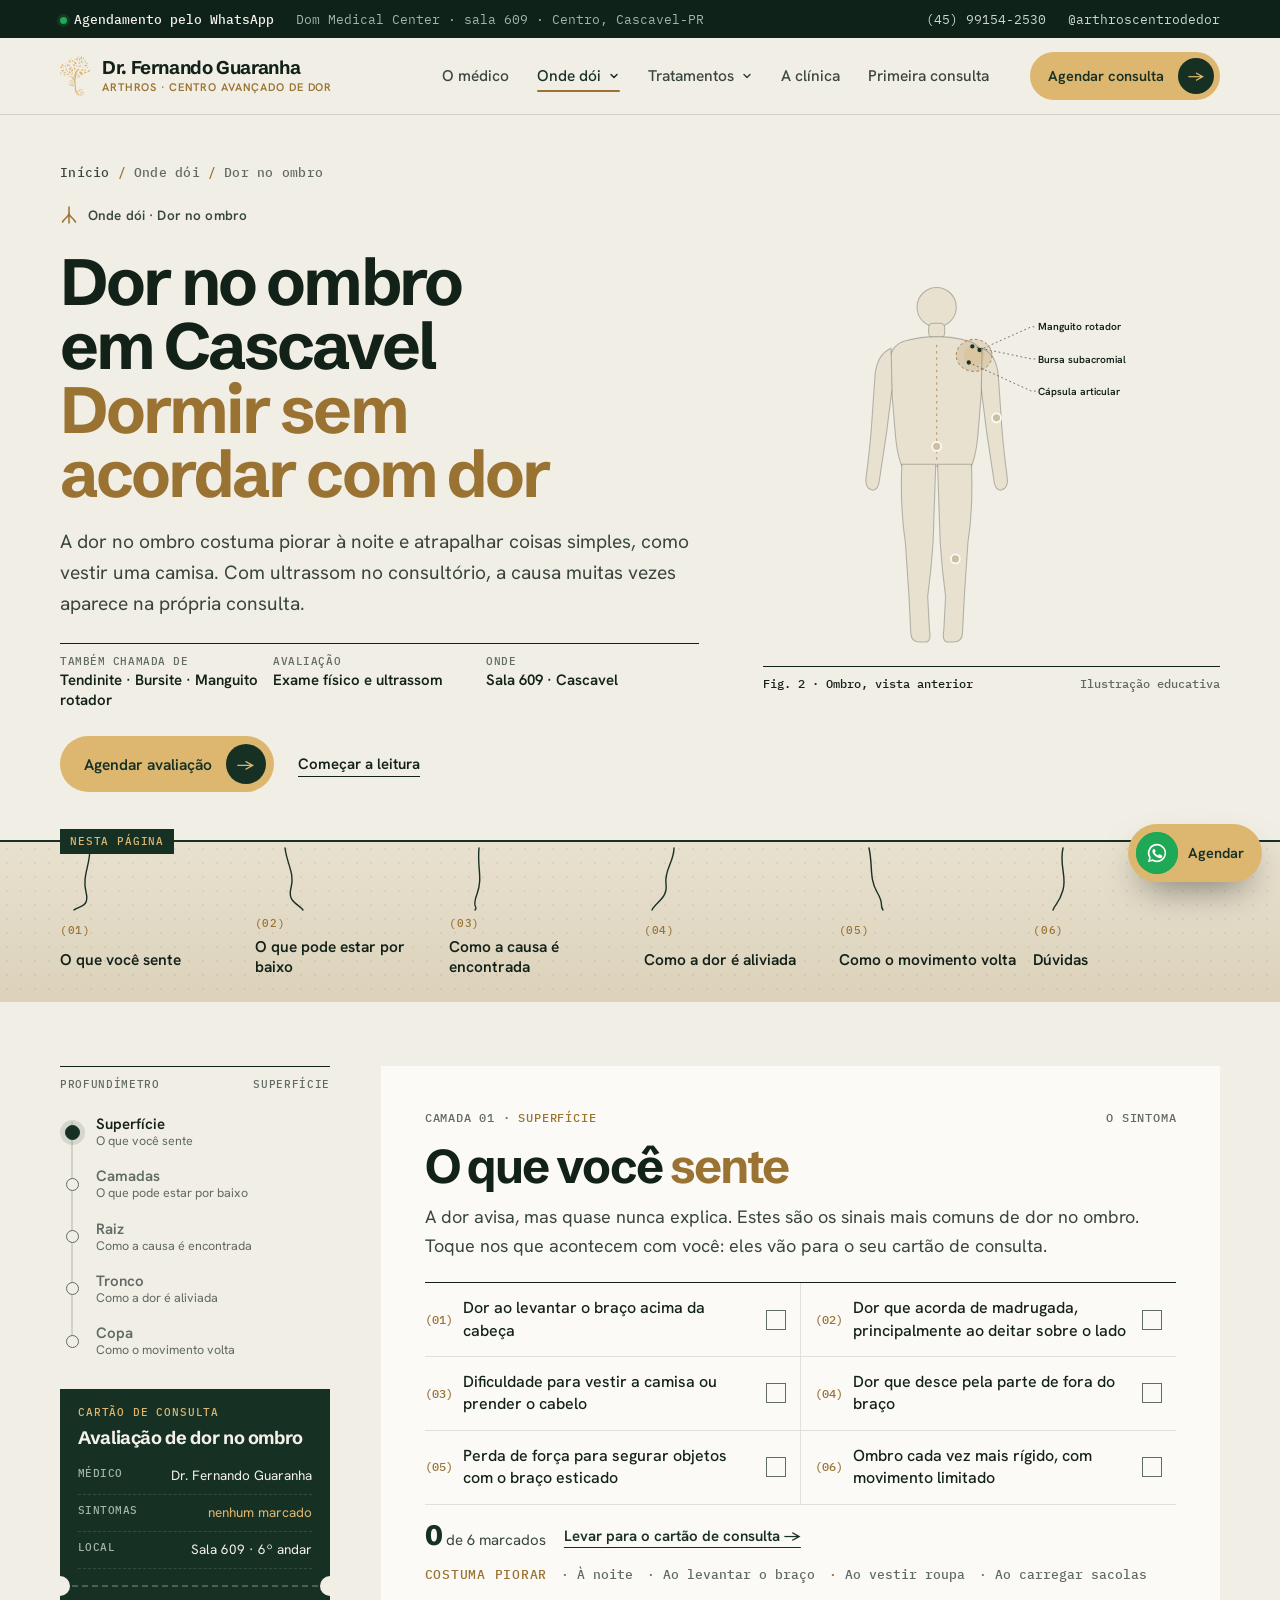
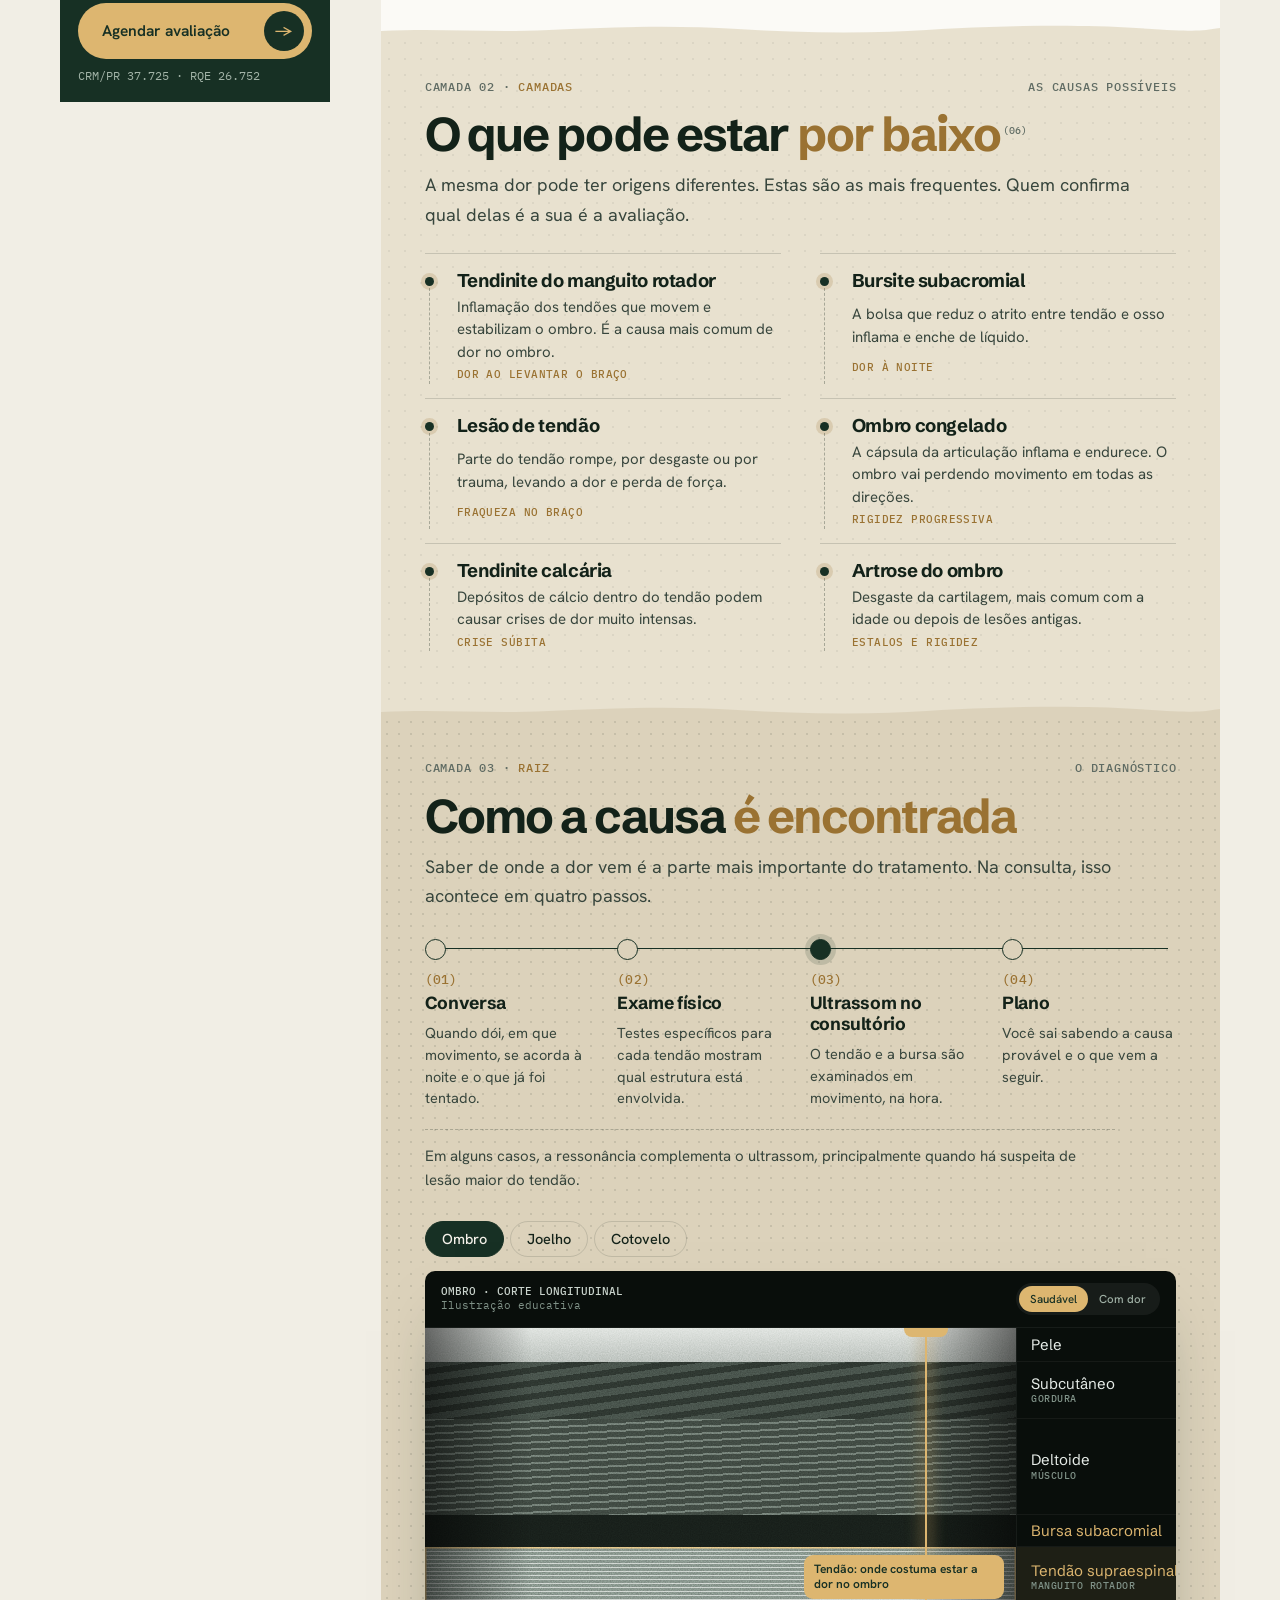
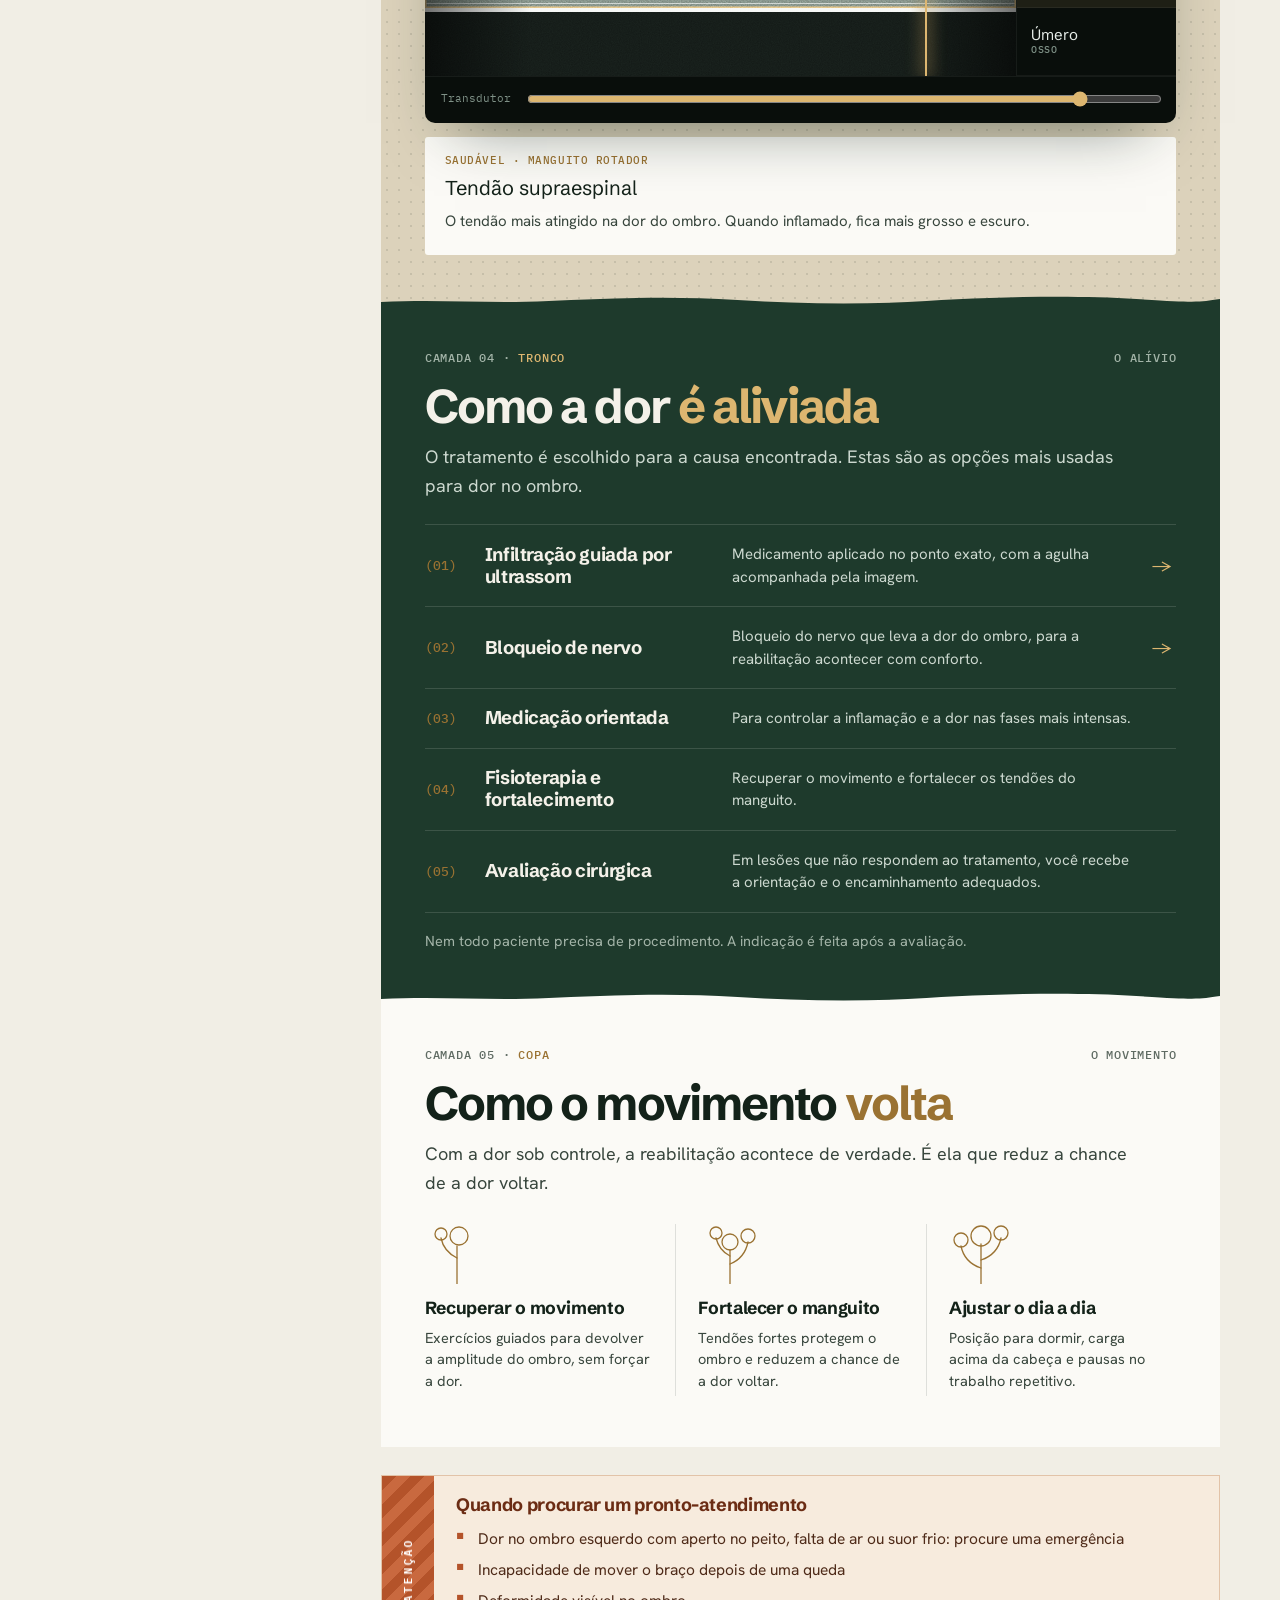
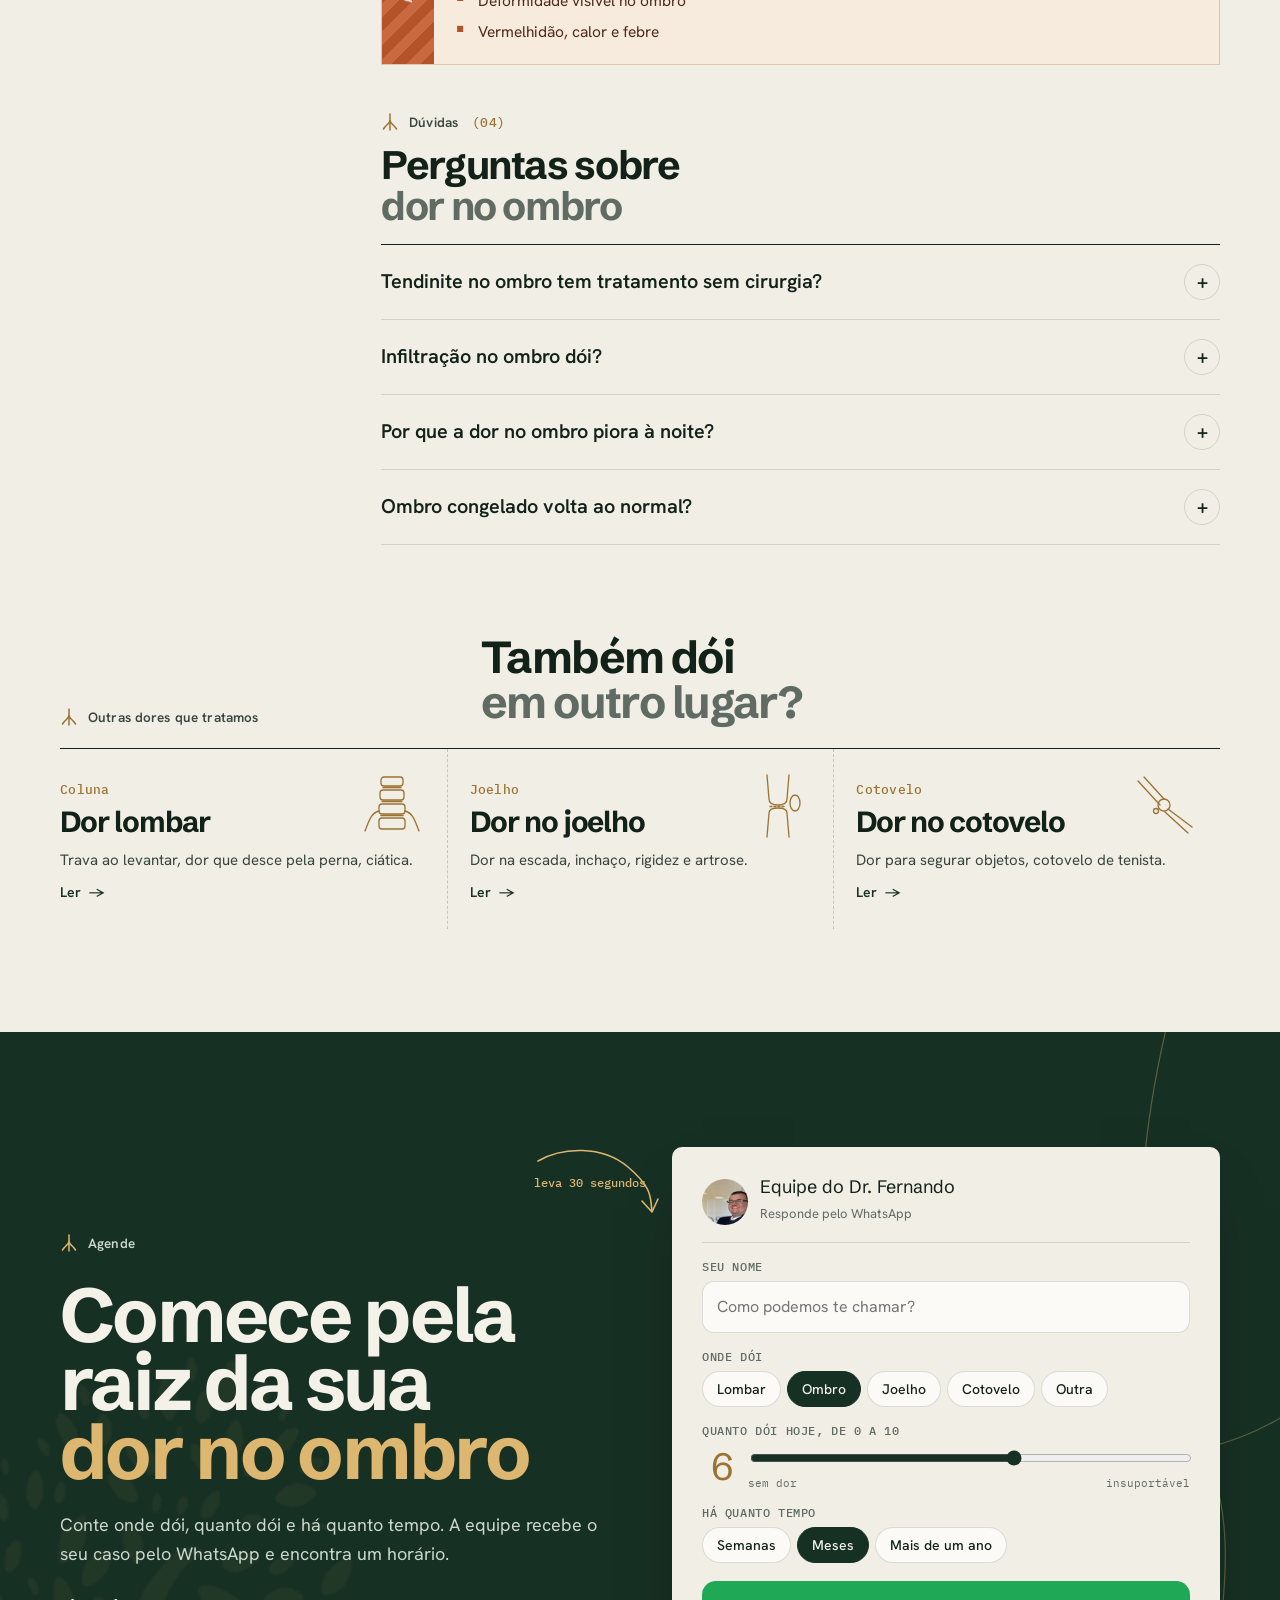
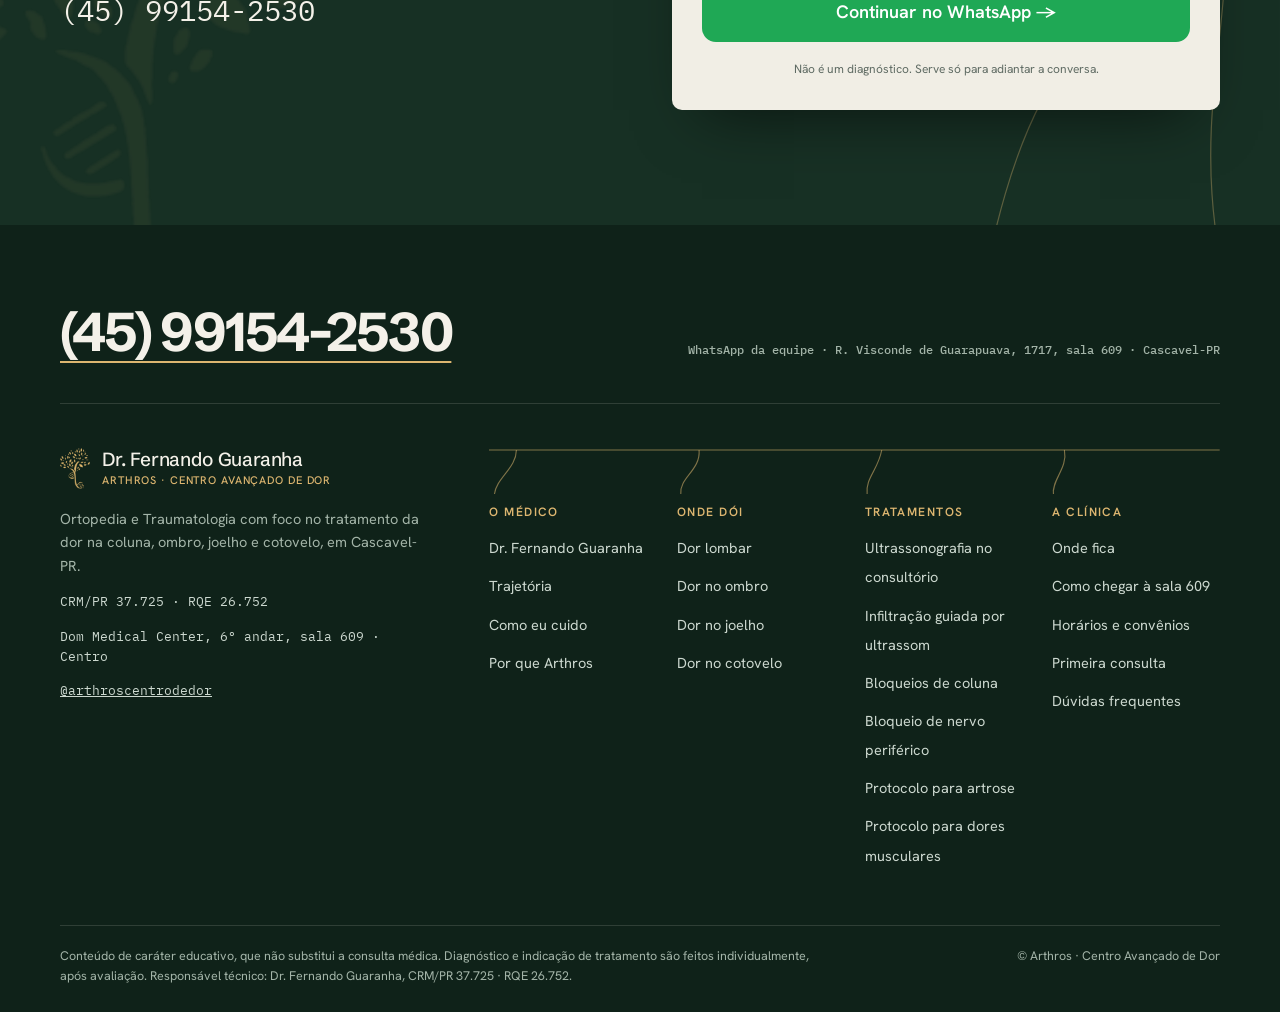
<file: dor-no-ombro.html>
<!doctype html>
<html lang="pt-BR">
<head>
<meta charset="utf-8">
<meta name="viewport" content="width=device-width, initial-scale=1">
<title>Dor no ombro em Cascavel · Tendinite e bursite · Dr. Fernando Guaranha</title>
<meta name="description" content="Dor no ombro em Cascavel: tendinite, bursite, manguito rotador e ombro congelado. Ultrassom na consulta e infiltração guiada. Arthros, Dom Medical Center, sala 609.">
<meta name="robots" content="index,follow,max-image-preview:large">
<meta name="author" content="Dr. Fernando Guaranha">
<meta name="geo.region" content="BR-PR">
<meta name="geo.placename" content="Cascavel">
<meta name="geo.position" content="-24.9569452;-53.4633422">
<meta name="ICBM" content="-24.9569452, -53.4633422">
<meta name="theme-color" content="#173024">
<link rel="canonical" href="https://SEU-DOMINIO.com.br/dor-no-ombro.html">
<link rel="icon" type="image/png" href="img/arthros_gold.png">
<meta property="og:type" content="website">
<meta property="og:locale" content="pt_BR">
<meta property="og:site_name" content="Dr. Fernando Guaranha · Arthros">
<meta property="og:title" content="Dor no ombro em Cascavel · Tendinite e bursite · Dr. Fernando Guaranha">
<meta property="og:description" content="Dor no ombro em Cascavel: tendinite, bursite, manguito rotador e ombro congelado. Ultrassom na consulta e infiltração guiada. Arthros, Dom Medical Center, sala 609.">
<meta property="og:url" content="https://SEU-DOMINIO.com.br/dor-no-ombro.html">
<meta property="og:image" content="https://SEU-DOMINIO.com.br/img/og.jpg">
<meta name="twitter:card" content="summary_large_image">
<script type="application/ld+json">{"@context": "https://schema.org", "@type": "MedicalWebPage", "name": "Dor no ombro em Cascavel · Tendinite e bursite · Dr. Fernando Guaranha", "url": "https://SEU-DOMINIO.com.br/dor-no-ombro.html", "inLanguage": "pt-BR", "about": {"@type": "MedicalCondition", "name": "Dor no ombro"}, "audience": "https://schema.org/Patient", "reviewedBy": {"@id": "https://SEU-DOMINIO.com.br/#medico"}, "lastReviewed": "2026-10-06"}</script>
<script type="application/ld+json">{"@context": "https://schema.org", "@type": "FAQPage", "mainEntity": [{"@type": "Question", "name": "Tendinite no ombro tem tratamento sem cirurgia?", "acceptedAnswer": {"@type": "Answer", "text": "Na grande maioria dos casos, sim. Medicação, reabilitação e, quando indicado, infiltração guiada fazem parte do tratamento."}}, {"@type": "Question", "name": "Infiltração no ombro dói?", "acceptedAnswer": {"@type": "Answer", "text": "É feita com anestesia local e agulha fina, guiada por ultrassom. A maioria das pessoas descreve um desconforto rápido."}}, {"@type": "Question", "name": "Por que a dor no ombro piora à noite?", "acceptedAnswer": {"@type": "Answer", "text": "Ao deitar, a pressão sobre o tendão e a bursa aumenta, e o corpo está parado. Por isso a dor noturna é um sinal comum de tendinite e bursite."}}, {"@type": "Question", "name": "Ombro congelado volta ao normal?", "acceptedAnswer": {"@type": "Answer", "text": "Na maioria das vezes o movimento volta, mas o processo pode levar meses. O tratamento ajuda a controlar a dor e a recuperar o movimento."}}]}</script>
<script type="application/ld+json">{"@context": "https://schema.org", "@type": "BreadcrumbList", "itemListElement": [{"@type": "ListItem", "position": 1, "name": "Início", "item": "https://SEU-DOMINIO.com.br/"}, {"@type": "ListItem", "position": 2, "name": "Dor no ombro", "item": "https://SEU-DOMINIO.com.br/dor-no-ombro.html"}]}</script>
<link rel="preconnect" href="https://fonts.googleapis.com">
<link rel="preconnect" href="https://fonts.gstatic.com" crossorigin>
<link rel="stylesheet" href="https://fonts.googleapis.com/css2?family=Schibsted+Grotesk:wght@400..900&family=Hanken+Grotesk:wght@400;500;600;700&family=IBM+Plex+Mono:wght@400;500&display=swap">
<link rel="stylesheet" href="assets/site.css">
</head>
<body>
<a class="sr" href="#conteudo">Pular para o conteúdo</a>
<div class="tb"><div class="wrap">
  <div class="tb__l"><span><span class="dot" aria-hidden="true"></span><b>Agendamento pelo WhatsApp</b></span><span>Dom Medical Center · sala 609 · Centro, Cascavel-PR</span></div>
  <div class="tb__r"><a class="js-wa" href="https://wa.me/5545991542530" target="_blank" rel="noopener">(45) 99154-2530</a><a class="ig" href="https://www.instagram.com/arthroscentrodedor/" target="_blank" rel="noopener">@arthroscentrodedor</a></div>
</div></div>
<header class="mh" id="hdr">
  <div class="wrap mh__in">
    <a class="logo" href="index.html" aria-label="Dr. Fernando Guaranha, página inicial"><img src="img/arthros_gold.png" alt="" width="30" height="40"><span><b>Dr. Fernando Guaranha</b><small>Arthros · Centro Avançado de Dor</small></span></a>
    <nav class="mnav" aria-label="Principal">
      <a href="sobre.html">O médico</a>
      <div class="dd"><button type="button" aria-expanded="false" aria-haspopup="true" aria-current="page">Onde dói <svg width="12" height="12" viewBox="0 0 12 12" fill="none" aria-hidden="true"><path d="M3 4.5l3 3 3-3" stroke="currentColor" stroke-width="1.5" stroke-linecap="round" stroke-linejoin="round"/></svg></button>
        <div class="mega mega--body" data-bodyscope><div class="wrap mega__in">
          <div><div class="body" style="max-width:210px"><svg viewBox="0 0 200 420" role="img" aria-label="Mapa do corpo: toque na região que dói"><circle class="sil" cx="100" cy="36" r="22"/>
<rect class="sil" x="91" y="54" width="18" height="16" rx="5"/>
<path class="sil" d="M64 74 Q100 64 136 74 Q151 79 153 96 L147 170 Q145 200 139 214 L61 214 Q55 200 53 170 L47 96 Q49 79 64 74 Z"/>
<path class="sil" d="M151 82 Q167 89 169 112 L173 170 Q175 196 179 226 Q181 239 172 241 Q165 241 164 229 L156 176 L150 128 Z"/>
<path class="sil" d="M49 82 Q33 89 31 112 L27 170 Q25 196 21 226 Q19 239 28 241 Q35 241 36 229 L44 176 L50 128 Z"/>
<path class="sil" d="M101 212 L139 212 Q141 262 135 300 Q133 330 131 360 L129 400 Q129 411 119 411 L111 411 Q106 409 108 398 L110 360 Q106 330 104 300 Z"/>
<path class="sil" d="M99 212 L61 212 Q59 262 65 300 Q67 330 69 360 L71 400 Q71 411 81 411 L89 411 Q94 409 92 398 L90 360 Q94 330 96 300 Z"/>
<path class="spine" d="M100 78 L100 210"/><g class="hp" data-k="ombro" data-href="dor-no-ombro.html" tabindex="0" role="link" aria-label="Ombro" transform="translate(142 90)"><circle class="o" r="16"/><circle class="i" r="7"/><text x="18" y="4">Ombro</text></g><g class="hp" data-k="cotovelo" data-href="dor-no-cotovelo.html" tabindex="0" role="link" aria-label="Cotovelo" transform="translate(167 160)"><circle class="o" r="16"/><circle class="i" r="7"/><text x="14" y="4">Cotovelo</text></g><g class="hp" data-k="lombar" data-href="dor-lombar.html" tabindex="0" role="link" aria-label="Lombar" transform="translate(100 192)"><circle class="o" r="16"/><circle class="i" r="7"/><text x="-64" y="4">Lombar</text></g><g class="hp" data-k="joelho" data-href="dor-no-joelho.html" tabindex="0" role="link" aria-label="Joelho" transform="translate(121 318)"><circle class="o" r="16"/><circle class="i" r="7"/><text x="16" y="4">Joelho</text></g></svg></div></div>
          <div><div class="mega__k"><span class="gl"><svg viewBox="0 0 18 18" aria-hidden="true"><path d="M9 1v7"/><path d="M9 8c-1 3-4 4-6.5 8"/><path d="M9 8c1 3 4 4 6.5 8"/><path d="M9 9v8"/></svg>Toque na região ou escolha abaixo</span></div><div class="mlist"><a class="mitem" data-k="lombar" href="dor-lombar.html"><span class="ix">(01)</span><b>Dor lombar</b><i>→</i><span class="d">Trava ao levantar, dor que desce pela perna, ciática.</span></a><a class="mitem" data-k="ombro" href="dor-no-ombro.html"><span class="ix">(02)</span><b>Dor no ombro</b><i>→</i><span class="d">Dor que acorda à noite, dificuldade para levantar o braço.</span></a><a class="mitem" data-k="joelho" href="dor-no-joelho.html"><span class="ix">(03)</span><b>Dor no joelho</b><i>→</i><span class="d">Dor na escada, inchaço, rigidez e artrose.</span></a><a class="mitem" data-k="cotovelo" href="dor-no-cotovelo.html"><span class="ix">(04)</span><b>Dor no cotovelo</b><i>→</i><span class="d">Dor para segurar objetos, cotovelo de tenista.</span></a></div></div>
          <div class="mcard"><img class="tree" src="img/arthros_gold.png" alt=""><b>Não sabe de onde vem a dor?</b><p>Monte a ficha da sua dor em 1 minuto e mande para a equipe antes da consulta.</p><a href="primeira-consulta.html#ficha">Preparar a minha ficha →</a></div>
        </div></div></div>
      <div class="dd"><button type="button" aria-expanded="false" aria-haspopup="true">Tratamentos <svg width="12" height="12" viewBox="0 0 12 12" fill="none" aria-hidden="true"><path d="M3 4.5l3 3 3-3" stroke="currentColor" stroke-width="1.5" stroke-linecap="round" stroke-linejoin="round"/></svg></button>
        <div class="mega mega--tr"><div class="wrap mega__in">
          <div><div class="mega__k"><span class="gl"><svg viewBox="0 0 18 18" aria-hidden="true"><path d="M9 1v7"/><path d="M9 8c-1 3-4 4-6.5 8"/><path d="M9 8c1 3 4 4 6.5 8"/><path d="M9 9v8"/></svg>Feitos no consultório, sem internação, quando indicados</span></div><div class="mlist"><a href="tratamentos.html#ultrassom"><span class="ix">(01)</span><b>Ultrassonografia no consultório</b><i>→</i></a><a href="tratamentos.html#infiltracao"><span class="ix">(02)</span><b>Infiltração guiada por ultrassom</b><i>→</i></a><a href="tratamentos.html#bloqueios"><span class="ix">(03)</span><b>Bloqueios de coluna</b><i>→</i></a><a href="tratamentos.html#bloqueio-nervo"><span class="ix">(04)</span><b>Bloqueio de nervo periférico</b><i>→</i></a><a href="tratamentos.html#artrose"><span class="ix">(05)</span><b>Protocolo para artrose</b><i>→</i></a><a href="tratamentos.html#muscular"><span class="ix">(06)</span><b>Protocolo para dores musculares</b><i>→</i></a></div></div>
          <div class="mcard"><img class="tree" src="img/arthros_gold.png" alt=""><b>Do mais simples ao mais específico</b><p>Nem todo paciente precisa de procedimento. Veja como o plano é decidido.</p><a href="tratamentos.html#escada">Como o tratamento é escolhido →</a></div>
        </div></div></div>
      <a href="clinica.html">A clínica</a>
      <a href="primeira-consulta.html">Primeira consulta</a>
    </nav>
    <a class="btn btn--gold js-wa" href="https://wa.me/5545991542530" target="_blank" rel="noopener"><span>Agendar consulta</span><i aria-hidden="true">→</i></a>
    <button class="burger" id="burger" type="button" aria-label="Abrir menu" aria-expanded="false" aria-controls="drawer"><span></span></button>
  </div>
</header>
<div class="drawer" id="drawer" aria-label="Menu">
  <div class="drawer__top"><a class="logo" href="index.html"><img src="img/arthros_gold.png" alt="" width="24" height="32"><span><b>Dr. Fernando Guaranha</b><small>Arthros · Centro Avançado de Dor</small></span></a><button class="drawer__x" id="drawerX" type="button" aria-label="Fechar menu">×</button></div>
  <nav>
    <a href="index.html">Início <span>→</span></a>
    <a href="sobre.html">O médico <span>→</span></a>
    <details><summary>Onde dói <span>+</span></summary><div><a href="dor-lombar.html">Dor lombar</a><a href="dor-no-ombro.html">Dor no ombro</a><a href="dor-no-joelho.html">Dor no joelho</a><a href="dor-no-cotovelo.html">Dor no cotovelo</a></div></details>
    <details><summary>Tratamentos <span>+</span></summary><div><a href="tratamentos.html#ultrassom">Ultrassonografia no consultório</a><a href="tratamentos.html#infiltracao">Infiltração guiada por ultrassom</a><a href="tratamentos.html#bloqueios">Bloqueios de coluna</a><a href="tratamentos.html#bloqueio-nervo">Bloqueio de nervo periférico</a><a href="tratamentos.html#artrose">Protocolo para artrose</a><a href="tratamentos.html#muscular">Protocolo para dores musculares</a></div></details>
    <a href="clinica.html">A clínica <span>→</span></a>
    <a href="primeira-consulta.html">Primeira consulta <span>→</span></a>
  </nav>
  <div class="drawer__cta"><a class="btn btn--gold js-wa" href="https://wa.me/5545991542530" target="_blank" rel="noopener"><span>Agendar pelo WhatsApp</span><i aria-hidden="true">→</i></a><small>(45) 99154-2530 · Dom Medical Center, sala 609</small></div>
</div>
<main id="conteudo">
<section class="op">
  <div class="wrap op__grid">
    <div class="op__l"><nav class="crumb" aria-label="Você está em"><a href="index.html">Início</a> <span aria-hidden="true">/</span> <span aria-current="page">Onde dói</span> <span aria-hidden="true">/</span> <span aria-current="page">Dor no ombro</span></nav><p style="margin:24px 0 0"><span class="gl"><svg viewBox="0 0 18 18" aria-hidden="true"><path d="M9 1v7"/><path d="M9 8c-1 3-4 4-6.5 8"/><path d="M9 8c1 3 4 4 6.5 8"/><path d="M9 9v8"/></svg>Onde dói · Dor no ombro</span></p><h1>Dor no ombro em Cascavel<span class="b">Dormir sem acordar com dor</span></h1><p class="op__lead">A dor no ombro costuma piorar à noite e atrapalhar coisas simples, como vestir uma camisa. Com ultrassom no consultório, a causa muitas vezes aparece na própria consulta.</p><dl class="op__meta"><div><dt>Também chamada de</dt><dd>Tendinite · Bursite · Manguito rotador</dd></div><div><dt>Avaliação</dt><dd>Exame físico e ultrassom</dd></div><div><dt>Onde</dt><dd>Sala 609 · Cascavel</dd></div></dl><div class="op__cta"><a class="btn btn--gold js-wa" href="https://wa.me/5545991542530" target="_blank" rel="noopener" data-msg="Olá! Vim pelo site. Tenho dor no ombro e gostaria de agendar uma avaliação com o Dr. Fernando."><span>Agendar avaliação</span><i aria-hidden="true">→</i></a><a class="lnk" href="#superficie">Começar a leitura</a></div></div>
    <figure class="atlas op__atlas" style="margin:0"><div class="body body--atlas" style="max-width:420px"><svg viewBox="-6 0 336 420" role="img" aria-label="Fig. 2 · Ombro, vista anterior"><circle class="sil" cx="100" cy="36" r="22"/>
<rect class="sil" x="91" y="54" width="18" height="16" rx="5"/>
<path class="sil" d="M64 74 Q100 64 136 74 Q151 79 153 96 L147 170 Q145 200 139 214 L61 214 Q55 200 53 170 L47 96 Q49 79 64 74 Z"/>
<path class="sil" d="M151 82 Q167 89 169 112 L173 170 Q175 196 179 226 Q181 239 172 241 Q165 241 164 229 L156 176 L150 128 Z"/>
<path class="sil" d="M49 82 Q33 89 31 112 L27 170 Q25 196 21 226 Q19 239 28 241 Q35 241 36 229 L44 176 L50 128 Z"/>
<path class="sil" d="M101 212 L139 212 Q141 262 135 300 Q133 330 131 360 L129 400 Q129 411 119 411 L111 411 Q106 409 108 398 L110 360 Q106 330 104 300 Z"/>
<path class="sil" d="M99 212 L61 212 Q59 262 65 300 Q67 330 69 360 L71 400 Q71 411 81 411 L89 411 Q94 409 92 398 L90 360 Q94 330 96 300 Z"/>
<path class="spine" d="M100 78 L100 210"/>
<ellipse class="zone" cx="142" cy="90" rx="20" ry="18"/><circle cx="142" cy="90" r="16" fill="rgba(217,178,106,.3)"><animate attributeName="r" values="10;28;10" dur="2.6s" repeatCount="indefinite"/><animate attributeName="opacity" values=".9;0;.9" dur="2.6s" repeatCount="indefinite"/></circle><a href="dor-no-cotovelo.html" aria-label="Cotovelo"><circle cx="167" cy="160" r="5" fill="var(--soil-3)" stroke="var(--paper)" stroke-width="2"/></a><a href="dor-lombar.html" aria-label="Lombar"><circle cx="100" cy="192" r="5" fill="var(--soil-3)" stroke="var(--paper)" stroke-width="2"/></a><a href="dor-no-joelho.html" aria-label="Joelho"><circle cx="121" cy="318" r="5" fill="var(--soil-3)" stroke="var(--paper)" stroke-width="2"/></a><circle cx="148" cy="84" r="2.4" fill="var(--forest)"/><path class="lead-l" d="M148 84 L206 58 L212 58"/><text class="lead-t b" x="214" y="62">Manguito rotador</text><circle cx="140" cy="80" r="2.4" fill="var(--forest)"/><path class="lead-l" d="M140 80 L206 94 L212 94"/><text class="lead-t b" x="214" y="98">Bursa subacromial</text><circle cx="136" cy="98" r="2.4" fill="var(--forest)"/><path class="lead-l" d="M136 98 L206 130 L212 130"/><text class="lead-t b" x="214" y="134">Cápsula articular</text></svg></div>
<figcaption><b>Fig. 2 · Ombro, vista anterior</b><span>Ilustração educativa</span></figcaption></figure>
  </div>
  <div class="soil"><span class="soil__lbl">Nesta página</span><div class="wrap"><nav class="rtoc" style="--n:6" aria-label="Nesta página"><a href="#superficie"><svg viewBox="0 0 60 62" aria-hidden="true"><path d="M30 0 C 30 18, 22 28, 26 44 S 18 58, 14 62"/></svg><small>(01)</small><b>O que você sente</b></a><a href="#camadas"><svg viewBox="0 0 60 62" aria-hidden="true"><path d="M30 0 C 32 16, 40 26, 36 40 S 44 56, 48 62"/></svg><small>(02)</small><b>O que pode estar por baixo</b></a><a href="#diagnostico"><svg viewBox="0 0 60 62" aria-hidden="true"><path d="M30 0 C 28 20, 34 30, 28 46 S 30 58, 26 62"/></svg><small>(03)</small><b>Como a causa é encontrada</b></a><a href="#tronco"><svg viewBox="0 0 60 62" aria-hidden="true"><path d="M30 0 C 30 14, 20 22, 22 36 S 12 54, 8 62"/></svg><small>(04)</small><b>Como a dor é aliviada</b></a><a href="#copa"><svg viewBox="0 0 60 62" aria-hidden="true"><path d="M30 0 C 34 18, 30 30, 38 44 S 40 56, 44 62"/></svg><small>(05)</small><b>Como o movimento volta</b></a><a href="#duvidas"><svg viewBox="0 0 60 62" aria-hidden="true"><path d="M30 0 C 26 18, 34 28, 30 42 S 22 56, 20 62"/></svg><small>(06)</small><b>Dúvidas</b></a></nav></div></div>
</section>

  <div class="wrap cp">
    <aside class="side" aria-label="Profundidade da leitura">
      <div class="gauge"><div class="gauge__t"><span>Profundímetro</span><span id="gaugeNow">Superfície</span></div><ol><li class="fill" aria-hidden="true"></li><li><a href="#superficie"><span><b>Superfície</b><small>O que você sente</small></span></a></li><li><a href="#camadas"><span><b>Camadas</b><small>O que pode estar por baixo</small></span></a></li><li><a href="#diagnostico"><span><b>Raiz</b><small>Como a causa é encontrada</small></span></a></li><li><a href="#tronco"><span><b>Tronco</b><small>Como a dor é aliviada</small></span></a></li><li><a href="#copa"><span><b>Copa</b><small>Como o movimento volta</small></span></a></li></ol></div>
      <div class="tkt" id="tkt" data-ctx="dor no ombro">
        <div class="tkt__top"><small>Cartão de consulta</small><b>Avaliação de dor no ombro</b>
          <dl><div><dt>Médico</dt><dd>Dr. Fernando Guaranha</dd></div><div><dt>Sintomas</dt><dd class="live" id="tktN">nenhum marcado</dd></div><div><dt>Local</dt><dd>Sala 609 · 6º andar</dd></div></dl></div>
        <div class="tkt__cut" aria-hidden="true"></div>
        <div class="tkt__bot"><a class="btn btn--gold js-wa" href="https://wa.me/5545991542530" target="_blank" rel="noopener" data-msg="Olá! Vim pelo site. Tenho dor no ombro e gostaria de agendar uma avaliação com o Dr. Fernando." id="tktBtn"><span>Agendar avaliação</span><i aria-hidden="true">→</i></a><small>CRM/PR 37.725 · RQE 26.752</small></div>
      </div>
    </aside>
    <div class="strat">
      <section class="ly2 ly2--s1" id="superficie">
        <div class="ly2__d"><span>Camada 01 · <b>Superfície</b></span><span>O sintoma</span></div>
        <h2>O que você <em>sente</em></h2>
        <p class="lead">A dor avisa, mas quase nunca explica. Estes são os sinais mais comuns de dor no ombro. Toque nos que acontecem com você: eles vão para o seu cartão de consulta.</p>
        <div class="symc" id="symc"><button type="button" aria-pressed="false" data-s="dor ao levantar o braço acima da cabeça"><span class="ix">(01)</span><span>Dor ao levantar o braço acima da cabeça</span><span class="ck"><svg width="12" height="12" viewBox="0 0 14 14" fill="none"><path d="M3 7.5l2.5 2.5L11 4" stroke="currentColor" stroke-width="1.8" stroke-linecap="round" stroke-linejoin="round"/></svg></span></button><button type="button" aria-pressed="false" data-s="dor que acorda de madrugada, principalmente ao deitar sobre o lado"><span class="ix">(02)</span><span>Dor que acorda de madrugada, principalmente ao deitar sobre o lado</span><span class="ck"><svg width="12" height="12" viewBox="0 0 14 14" fill="none"><path d="M3 7.5l2.5 2.5L11 4" stroke="currentColor" stroke-width="1.8" stroke-linecap="round" stroke-linejoin="round"/></svg></span></button><button type="button" aria-pressed="false" data-s="dificuldade para vestir a camisa ou prender o cabelo"><span class="ix">(03)</span><span>Dificuldade para vestir a camisa ou prender o cabelo</span><span class="ck"><svg width="12" height="12" viewBox="0 0 14 14" fill="none"><path d="M3 7.5l2.5 2.5L11 4" stroke="currentColor" stroke-width="1.8" stroke-linecap="round" stroke-linejoin="round"/></svg></span></button><button type="button" aria-pressed="false" data-s="dor que desce pela parte de fora do braço"><span class="ix">(04)</span><span>Dor que desce pela parte de fora do braço</span><span class="ck"><svg width="12" height="12" viewBox="0 0 14 14" fill="none"><path d="M3 7.5l2.5 2.5L11 4" stroke="currentColor" stroke-width="1.8" stroke-linecap="round" stroke-linejoin="round"/></svg></span></button><button type="button" aria-pressed="false" data-s="perda de força para segurar objetos com o braço esticado"><span class="ix">(05)</span><span>Perda de força para segurar objetos com o braço esticado</span><span class="ck"><svg width="12" height="12" viewBox="0 0 14 14" fill="none"><path d="M3 7.5l2.5 2.5L11 4" stroke="currentColor" stroke-width="1.8" stroke-linecap="round" stroke-linejoin="round"/></svg></span></button><button type="button" aria-pressed="false" data-s="ombro cada vez mais rígido, com movimento limitado"><span class="ix">(06)</span><span>Ombro cada vez mais rígido, com movimento limitado</span><span class="ck"><svg width="12" height="12" viewBox="0 0 14 14" fill="none"><path d="M3 7.5l2.5 2.5L11 4" stroke="currentColor" stroke-width="1.8" stroke-linecap="round" stroke-linejoin="round"/></svg></span></button></div>
        <div class="symbar"><span><b id="symN">0</b> de 6 marcados</span><a href="#tkt" id="symGo">Levar para o cartão de consulta →</a></div>
        <div class="when"><b>Costuma piorar</b><span>À noite</span><span>Ao levantar o braço</span><span>Ao vestir roupa</span><span>Ao carregar sacolas</span></div>
      </section>
      <section class="ly2 ly2--s2" id="camadas">
        <div class="ly2__d"><span>Camada 02 · <b>Camadas</b></span><span>As causas possíveis</span></div>
        <h2>O que pode estar <em>por baixo</em><span class="cnt">(06)</span></h2>
        <p class="lead">A mesma dor pode ter origens diferentes. Estas são as mais frequentes. Quem confirma qual delas é a sua é a avaliação.</p>
        <div class="lead-list"><div class="ll"><b>Tendinite do manguito rotador</b><p>Inflamação dos tendões que movem e estabilizam o ombro. É a causa mais comum de dor no ombro.</p><small>Dor ao levantar o braço</small></div><div class="ll"><b>Bursite subacromial</b><p>A bolsa que reduz o atrito entre tendão e osso inflama e enche de líquido.</p><small>Dor à noite</small></div><div class="ll"><b>Lesão de tendão</b><p>Parte do tendão rompe, por desgaste ou por trauma, levando a dor e perda de força.</p><small>Fraqueza no braço</small></div><div class="ll"><b>Ombro congelado</b><p>A cápsula da articulação inflama e endurece. O ombro vai perdendo movimento em todas as direções.</p><small>Rigidez progressiva</small></div><div class="ll"><b>Tendinite calcária</b><p>Depósitos de cálcio dentro do tendão podem causar crises de dor muito intensas.</p><small>Crise súbita</small></div><div class="ll"><b>Artrose do ombro</b><p>Desgaste da cartilagem, mais comum com a idade ou depois de lesões antigas.</p><small>Estalos e rigidez</small></div></div>
      </section>
      <section class="ly2 ly2--s3" id="diagnostico">
        <div class="ly2__d"><span>Camada 03 · <b>Raiz</b></span><span>O diagnóstico</span></div>
        <h2>Como a causa <em>é encontrada</em></h2>
        <p class="lead">Saber de onde a dor vem é a parte mais importante do tratamento. Na consulta, isso acontece em quatro passos.</p>
        <div class="trk"><div class=""><span class="ix">(01)</span><b>Conversa</b><p>Quando dói, em que movimento, se acorda à noite e o que já foi tentado.</p></div><div class=""><span class="ix">(02)</span><b>Exame físico</b><p>Testes específicos para cada tendão mostram qual estrutura está envolvida.</p></div><div class="key"><span class="ix">(03)</span><b>Ultrassom no consultório</b><p>O tendão e a bursa são examinados em movimento, na hora.</p></div><div class=""><span class="ix">(04)</span><b>Plano</b><p>Você sai sabendo a causa provável e o que vem a seguir.</p></div></div>
        <p class="eval__note">Em alguns casos, a ressonância complementa o ultrassom, principalmente quando há suspeita de lesão maior do tendão.</p>
        <div style="margin-top:28px"><div class="usx">
        <div class="usx__tabs" role="tablist" aria-label="Região do exame"><button class="usx__tab" role="tab" data-u="ombro" aria-selected="true">Ombro</button><button class="usx__tab" role="tab" data-u="joelho" aria-selected="false">Joelho</button><button class="usx__tab" role="tab" data-u="cotovelo" aria-selected="false">Cotovelo</button></div>
        <div class="scr">
          <div class="scr__top"><span><b id="usTitle">ULTRASSOM</b><br>Ilustração educativa</span>
            <span class="mode" role="group" aria-label="Comparar"><button type="button" data-m="0" aria-pressed="true">Saudável</button><button type="button" data-m="1" aria-pressed="false">Com dor</button></span></div>
          <div class="scr__body">
            <div class="img" id="usImg" data-start="ombro"><span class="probe" id="probe" style="left:30%"></span></div>
            <div class="lbls" id="usLbls"></div>
            <span class="flag" id="flag"></span>
          </div>
          <div class="scr__ctl"><label for="probeIn">Transdutor</label><input type="range" id="probeIn" min="4" max="96" value="30"></div>
        </div>
        <div class="usx__info" aria-live="polite"><small id="infoK">Toque em uma camada</small><b id="infoT"></b><p id="infoP"></p></div>
      </div></div>
      </section>
      <section class="ly2 ly2--s4" id="tronco">
        <div class="ly2__d"><span>Camada 04 · <b>Tronco</b></span><span>O alívio</span></div>
        <h2>Como a dor <em>é aliviada</em></h2>
        <p class="lead">O tratamento é escolhido para a causa encontrada. Estas são as opções mais usadas para dor no ombro.</p>
        <div class="opts2"><a class="o2" href="tratamentos.html#infiltracao"><span class="ix">(01)</span><b>Infiltração guiada por ultrassom</b><p>Medicamento aplicado no ponto exato, com a agulha acompanhada pela imagem.</p><i>→</i></a><a class="o2" href="tratamentos.html#bloqueio-nervo"><span class="ix">(02)</span><b>Bloqueio de nervo</b><p>Bloqueio do nervo que leva a dor do ombro, para a reabilitação acontecer com conforto.</p><i>→</i></a><div class="o2"><span class="ix">(03)</span><b>Medicação orientada</b><p>Para controlar a inflamação e a dor nas fases mais intensas.</p><i></i></div><div class="o2"><span class="ix">(04)</span><b>Fisioterapia e fortalecimento</b><p>Recuperar o movimento e fortalecer os tendões do manguito.</p><i></i></div><div class="o2"><span class="ix">(05)</span><b>Avaliação cirúrgica</b><p>Em lesões que não respondem ao tratamento, você recebe a orientação e o encaminhamento adequados.</p><i></i></div></div>
        <p class="o2__note">Nem todo paciente precisa de procedimento. A indicação é feita após a avaliação.</p>
      </section>
      <section class="ly2 ly2--s5" id="copa">
        <div class="ly2__d"><span>Camada 05 · <b>Copa</b></span><span>O movimento</span></div>
        <h2>Como o movimento <em>volta</em></h2>
        <p class="lead">Com a dor sob controle, a reabilitação acontece de verdade. É ela que reduz a chance de a dor voltar.</p>
        <div class="canopy"><div><svg class="br" viewBox="0 0 64 60" aria-hidden="true"><path d="M32 60 V22"/><path d="M32 34 C 24 30, 18 24, 16 14"/><circle cx="16" cy="10" r="6"/><circle cx="34" cy="12" r="9"/></svg><b>Recuperar o movimento</b><p>Exercícios guiados para devolver a amplitude do ombro, sem forçar a dor.</p></div><div><svg class="br" viewBox="0 0 64 60" aria-hidden="true"><path d="M32 60 V26"/><path d="M32 40 C 42 36, 48 28, 50 18"/><path d="M32 32 C 24 28, 20 22, 18 14"/><circle cx="50" cy="12" r="7"/><circle cx="18" cy="9" r="6"/><circle cx="32" cy="18" r="8"/></svg><b>Fortalecer o manguito</b><p>Tendões fortes protegem o ombro e reduzem a chance de a dor voltar.</p></div><div><svg class="br" viewBox="0 0 64 60" aria-hidden="true"><path d="M32 60 V20"/><path d="M32 44 C 20 40, 14 32, 12 22"/><path d="M32 36 C 44 32, 50 24, 52 14"/><circle cx="12" cy="16" r="7"/><circle cx="52" cy="9" r="7"/><circle cx="32" cy="12" r="10"/></svg><b>Ajustar o dia a dia</b><p>Posição para dormir, carga acima da cabeça e pausas no trabalho repetitivo.</p></div></div>
      </section>
      <div class="bula-wrap"><div class="bula" role="note"><div class="bula__s"><span>Atenção</span></div><div class="bula__b"><b>Quando procurar um pronto-atendimento</b><ul><li>Dor no ombro esquerdo com aperto no peito, falta de ar ou suor frio: procure uma emergência</li><li>Incapacidade de mover o braço depois de uma queda</li><li>Deformidade visível no ombro</li><li>Vermelhidão, calor e febre</li></ul></div></div></div>
      <section id="duvidas" style="padding-top:clamp(32px,4vw,48px)">
        <div style="display:flex;gap:14px;align-items:center;flex-wrap:wrap"><span class="gl"><svg viewBox="0 0 18 18" aria-hidden="true"><path d="M9 1v7"/><path d="M9 8c-1 3-4 4-6.5 8"/><path d="M9 8c1 3 4 4 6.5 8"/><path d="M9 9v8"/></svg>Dúvidas</span><span class="ix">(04)</span></div>
        <h2 class="tt" style="font-size:clamp(1.7rem,1.2rem + 1.6vw,2.6rem);margin:14px 0 18px">Perguntas sobre<span class="b">dor no ombro</span></h2>
        <div class="qa"><details><summary>Tendinite no ombro tem tratamento sem cirurgia?<span class="plus" aria-hidden="true">+</span></summary><p>Na grande maioria dos casos, sim. Medicação, reabilitação e, quando indicado, infiltração guiada fazem parte do tratamento.</p></details><details><summary>Infiltração no ombro dói?<span class="plus" aria-hidden="true">+</span></summary><p>É feita com anestesia local e agulha fina, guiada por ultrassom. A maioria das pessoas descreve um desconforto rápido.</p></details><details><summary>Por que a dor no ombro piora à noite?<span class="plus" aria-hidden="true">+</span></summary><p>Ao deitar, a pressão sobre o tendão e a bursa aumenta, e o corpo está parado. Por isso a dor noturna é um sinal comum de tendinite e bursite.</p></details><details><summary>Ombro congelado volta ao normal?<span class="plus" aria-hidden="true">+</span></summary><p>Na maioria das vezes o movimento volta, mas o processo pode levar meses. O tratamento ajuda a controlar a dor e a recuperar o movimento.</p></details></div>
      </section>
    </div>
  </div>
  <section class="pb" aria-labelledby="rel-t"><div class="wrap"><div class="split" style="margin-bottom:22px;align-items:end"><div class="split__l"><span class="gl"><svg viewBox="0 0 18 18" aria-hidden="true"><path d="M9 1v7"/><path d="M9 8c-1 3-4 4-6.5 8"/><path d="M9 8c1 3 4 4 6.5 8"/><path d="M9 9v8"/></svg>Outras dores que tratamos</span></div><h2 id="rel-t" class="tt" style="font-size:clamp(1.8rem,1.2rem + 2vw,2.8rem)">Também dói<span class="b">em outro lugar?</span></h2></div><div class="rel2"><a class="term" href="dor-lombar.html"><div class="term__row"><div><span class="ix">Coluna</span><b>Dor lombar</b></div><svg class="atl" viewBox="0 0 66 66" aria-hidden="true"><rect x="22" y="4" width="22" height="9" rx="3"/><rect x="21" y="17" width="24" height="10" rx="3"/><rect x="20" y="31" width="26" height="10" rx="3"/><rect x="20" y="45" width="26" height="11" rx="3"/><path d="M24 14.5h18M23 28.5h20M22 42.5h22"/><path d="M46 38 C 54 40, 56 48, 60 58"/><path d="M20 38 C 12 40, 10 48, 6 58"/></svg></div><p>Trava ao levantar, dor que desce pela perna, ciática.</p><i>Ler</i></a><a class="term" href="dor-no-joelho.html"><div class="term__row"><div><span class="ix">Joelho</span><b>Dor no joelho</b></div><svg class="atl" viewBox="0 0 66 66" aria-hidden="true"><path d="M22 2 L24 26 C 24 30, 28 32, 33 32 C 38 32, 42 30, 42 26 L44 2"/><path d="M22 64 L24 40 C 24 36, 28 35, 33 35 C 38 35, 42 36, 42 40 L44 64"/><ellipse cx="50" cy="30" rx="5" ry="8"/><path d="M25 33.5 h16" stroke-dasharray="2 2"/></svg></div><p>Dor na escada, inchaço, rigidez e artrose.</p><i>Ler</i></a><a class="term" href="dor-no-cotovelo.html"><div class="term__row"><div><span class="ix">Cotovelo</span><b>Dor no cotovelo</b></div><svg class="atl" viewBox="0 0 66 66" aria-hidden="true"><path d="M6 8 L28 32"/><path d="M12 4 L32 26"/><circle cx="32" cy="32" r="6"/><path d="M36 36 L60 54"/><path d="M33 39 L56 60"/><circle cx="24" cy="38" r="2.5"/></svg></div><p>Dor para segurar objetos, cotovelo de tenista.</p><i>Ler</i></a></div></div></section>
</main>
<section class="final dark" aria-labelledby="f-t">
    <img class="tree-bg" src="img/arthros_gold.png" alt="" aria-hidden="true">
    <svg class="roots grow" viewBox="0 0 1440 800" preserveAspectRatio="xMidYMid slice" aria-hidden="true">
      <path d="M1300 800 C 1280 640, 1340 540, 1290 420 S 1200 220, 1250 0"/><path d="M1290 420 C 1370 400, 1410 360, 1440 320"/><path d="M1270 560 C 1180 580, 1120 640, 1080 800"/>
    </svg>
    <div class="wrap final__grid">
      <div>
        <span class="gl"><svg viewBox="0 0 18 18" aria-hidden="true"><path d="M9 1v7"/><path d="M9 8c-1 3-4 4-6.5 8"/><path d="M9 8c1 3 4 4 6.5 8"/><path d="M9 9v8"/></svg>Agende</span>
        <h2 id="f-t" style="margin-top:20px">Comece pela raiz da sua <em>dor no ombro</em></h2>
        <p class="final__p">Conte onde dói, quanto dói e há quanto tempo. A equipe recebe o seu caso pelo WhatsApp e encontra um horário.</p>
        <p class="final__phone">(45) 99154-2530</p>
      </div>
      <div class="pre-wrap">
        <svg class="hand" viewBox="0 0 130 80" aria-hidden="true"><path d="M6 20 C 30 6, 70 4, 96 26 S 118 58, 120 70"/><path d="M110 60 L120 71 L126 58"/><text x="2" y="46">leva 30 segundos</text></svg>
        <form class="pre" id="pre" data-reg="no ombro" aria-label="Montar mensagem para o WhatsApp">
        <div class="pre__h"><img src="img/avatar.jpg" alt="" width="46" height="46"><div><b>Equipe do Dr. Fernando</b><span>Responde pelo WhatsApp</span></div></div>
        <div class="fq"><label for="nm">Seu nome</label><input type="text" id="nm" autocomplete="given-name" placeholder="Como podemos te chamar?"></div>
        <div class="fq"><span id="q1">Onde dói</span><div class="opts" role="group" aria-labelledby="q1"><button type="button" class="opt" data-k="reg" data-v="na coluna lombar" aria-pressed="false">Lombar</button><button type="button" class="opt" data-k="reg" data-v="no ombro" aria-pressed="true">Ombro</button><button type="button" class="opt" data-k="reg" data-v="no joelho" aria-pressed="false">Joelho</button><button type="button" class="opt" data-k="reg" data-v="no cotovelo" aria-pressed="false">Cotovelo</button><button type="button" class="opt" data-k="reg" data-v="em outra região" aria-pressed="false">Outra</button></div></div>
        <div class="fq"><label for="eva">Quanto dói hoje, de 0 a 10</label><div class="rng"><output id="evo" for="eva">6</output><div><input type="range" id="eva" min="0" max="10" value="6"><div class="rng__l"><span>sem dor</span><span>insuportável</span></div></div></div></div>
        <div class="fq"><span id="q3">Há quanto tempo</span><div class="opts" role="group" aria-labelledby="q3">
          <button type="button" class="opt" data-k="dur" data-v="há poucas semanas" aria-pressed="false">Semanas</button>
          <button type="button" class="opt" data-k="dur" data-v="há alguns meses" aria-pressed="true">Meses</button>
          <button type="button" class="opt" data-k="dur" data-v="há mais de um ano" aria-pressed="false">Mais de um ano</button></div></div>
        <a class="pre__send" id="send" href="https://wa.me/5545991542530" target="_blank" rel="noopener">Continuar no WhatsApp →</a>
        <small>Não é um diagnóstico. Serve só para adiantar a conversa.</small>
        </form>
      </div>
    </div>
  </section>
<footer class="ft">
  <div class="wrap">
    <div class="ft__big"><a class="js-wa" href="https://wa.me/5545991542530" target="_blank" rel="noopener">(45) 99154-2530</a><span>WhatsApp da equipe · R. Visconde de Guarapuava, 1717, sala 609 · Cascavel-PR</span></div>
    <div class="ft__trunk">
      <div class="ft__id">
        <a class="logo" href="index.html"><img src="img/arthros_gold.png" alt="" width="30" height="40"><span><b>Dr. Fernando Guaranha</b><small>Arthros · Centro Avançado de Dor</small></span></a>
        <p>Ortopedia e Traumatologia com foco no tratamento da dor na coluna, ombro, joelho e cotovelo, em Cascavel-PR.</p>
        <span class="mono">CRM/PR 37.725 · RQE 26.752</span>
        <span class="mono">Dom Medical Center, 6º andar, sala 609 · Centro</span>
        <span class="mono"><a href="https://www.instagram.com/arthroscentrodedor/" target="_blank" rel="noopener">@arthroscentrodedor</a></span>
      </div>
      <nav class="ft__tree" aria-label="Mapa do site">
        <svg viewBox="0 0 800 46" preserveAspectRatio="none" aria-hidden="true"><path d="M0 2 H800"/><path d="M30 2 C 30 20, 8 30, 6 46"/><path d="M230 2 C 232 22, 208 30, 210 46"/><path d="M430 2 C 426 22, 412 30, 414 46"/><path d="M630 2 C 634 20, 616 32, 618 46"/></svg>
        <div class="ft__cols"><div><b>O médico</b><ul><li><a href="sobre.html">Dr. Fernando Guaranha</a></li><li><a href="sobre.html#trajetoria">Trajetória</a></li><li><a href="sobre.html#como-cuido">Como eu cuido</a></li><li><a href="sobre.html#arthros">Por que Arthros</a></li></ul></div><div><b>Onde dói</b><ul><li><a href="dor-lombar.html">Dor lombar</a></li><li><a href="dor-no-ombro.html">Dor no ombro</a></li><li><a href="dor-no-joelho.html">Dor no joelho</a></li><li><a href="dor-no-cotovelo.html">Dor no cotovelo</a></li></ul></div><div><b>Tratamentos</b><ul><li><a href="tratamentos.html#ultrassom">Ultrassonografia no consultório</a></li><li><a href="tratamentos.html#infiltracao">Infiltração guiada por ultrassom</a></li><li><a href="tratamentos.html#bloqueios">Bloqueios de coluna</a></li><li><a href="tratamentos.html#bloqueio-nervo">Bloqueio de nervo periférico</a></li><li><a href="tratamentos.html#artrose">Protocolo para artrose</a></li><li><a href="tratamentos.html#muscular">Protocolo para dores musculares</a></li></ul></div><div><b>A clínica</b><ul><li><a href="clinica.html">Onde fica</a></li><li><a href="clinica.html#como-chegar">Como chegar à sala 609</a></li><li><a href="clinica.html#horarios">Horários e convênios</a></li><li><a href="primeira-consulta.html">Primeira consulta</a></li><li><a href="primeira-consulta.html#duvidas">Dúvidas frequentes</a></li></ul></div></div>
      </nav>
    </div>
    <div class="ft__legal"><p>Conteúdo de caráter educativo, que não substitui a consulta médica. Diagnóstico e indicação de tratamento são feitos individualmente, após avaliação. Responsável técnico: Dr. Fernando Guaranha, CRM/PR 37.725 · RQE 26.752.</p><p>© Arthros · Centro Avançado de Dor</p></div>
  </div>
</footer>
<a class="fab js-wa" href="https://wa.me/5545991542530" target="_blank" rel="noopener" aria-label="Agendar pelo WhatsApp"><i><svg width="22" height="22" viewBox="0 0 24 24" fill="currentColor" aria-hidden="true"><path d="M12 2a10 10 0 0 0-8.6 15.1L2 22l5-1.3A10 10 0 1 0 12 2Zm0 18.2a8.2 8.2 0 0 1-4.2-1.2l-.3-.2-3 .8.8-2.9-.2-.3A8.2 8.2 0 1 1 12 20.2Zm4.5-6.1c-.2-.1-1.5-.7-1.7-.8s-.4-.1-.6.1-.7.8-.8 1-.3.2-.5.1a6.7 6.7 0 0 1-3.3-2.9c-.3-.4.3-.4.8-1.3.1-.2 0-.3 0-.4l-.8-1.8c-.2-.5-.4-.4-.6-.4h-.5a1 1 0 0 0-.7.3 3 3 0 0 0-.9 2.2 5.2 5.2 0 0 0 1.1 2.8 11.9 11.9 0 0 0 4.6 4c1.7.7 2.4.8 3.2.7a2.8 2.8 0 0 0 1.8-1.3 2.3 2.3 0 0 0 .2-1.3c-.1-.1-.3-.2-.5-.3Z"/></svg></i><span>Agendar</span></a>
<script src="assets/site.js"></script>
</body>
</html>
</file>
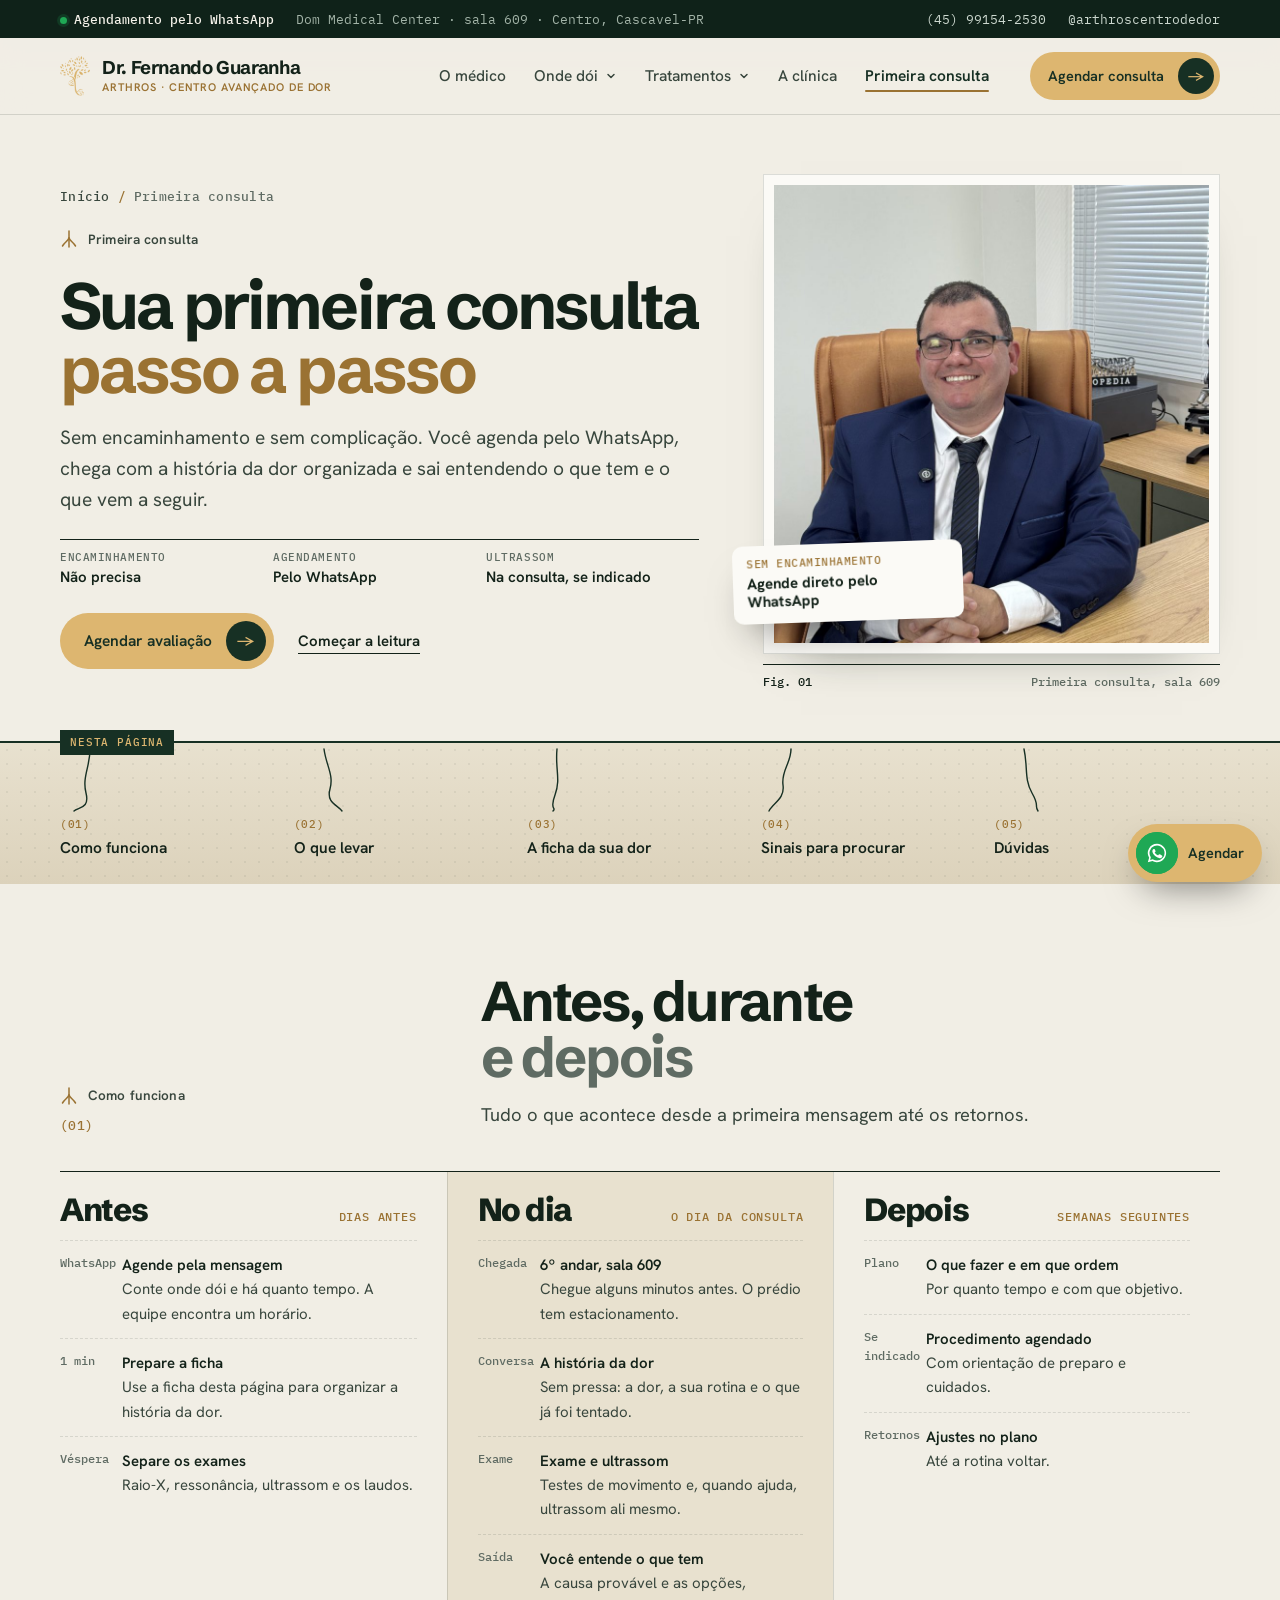
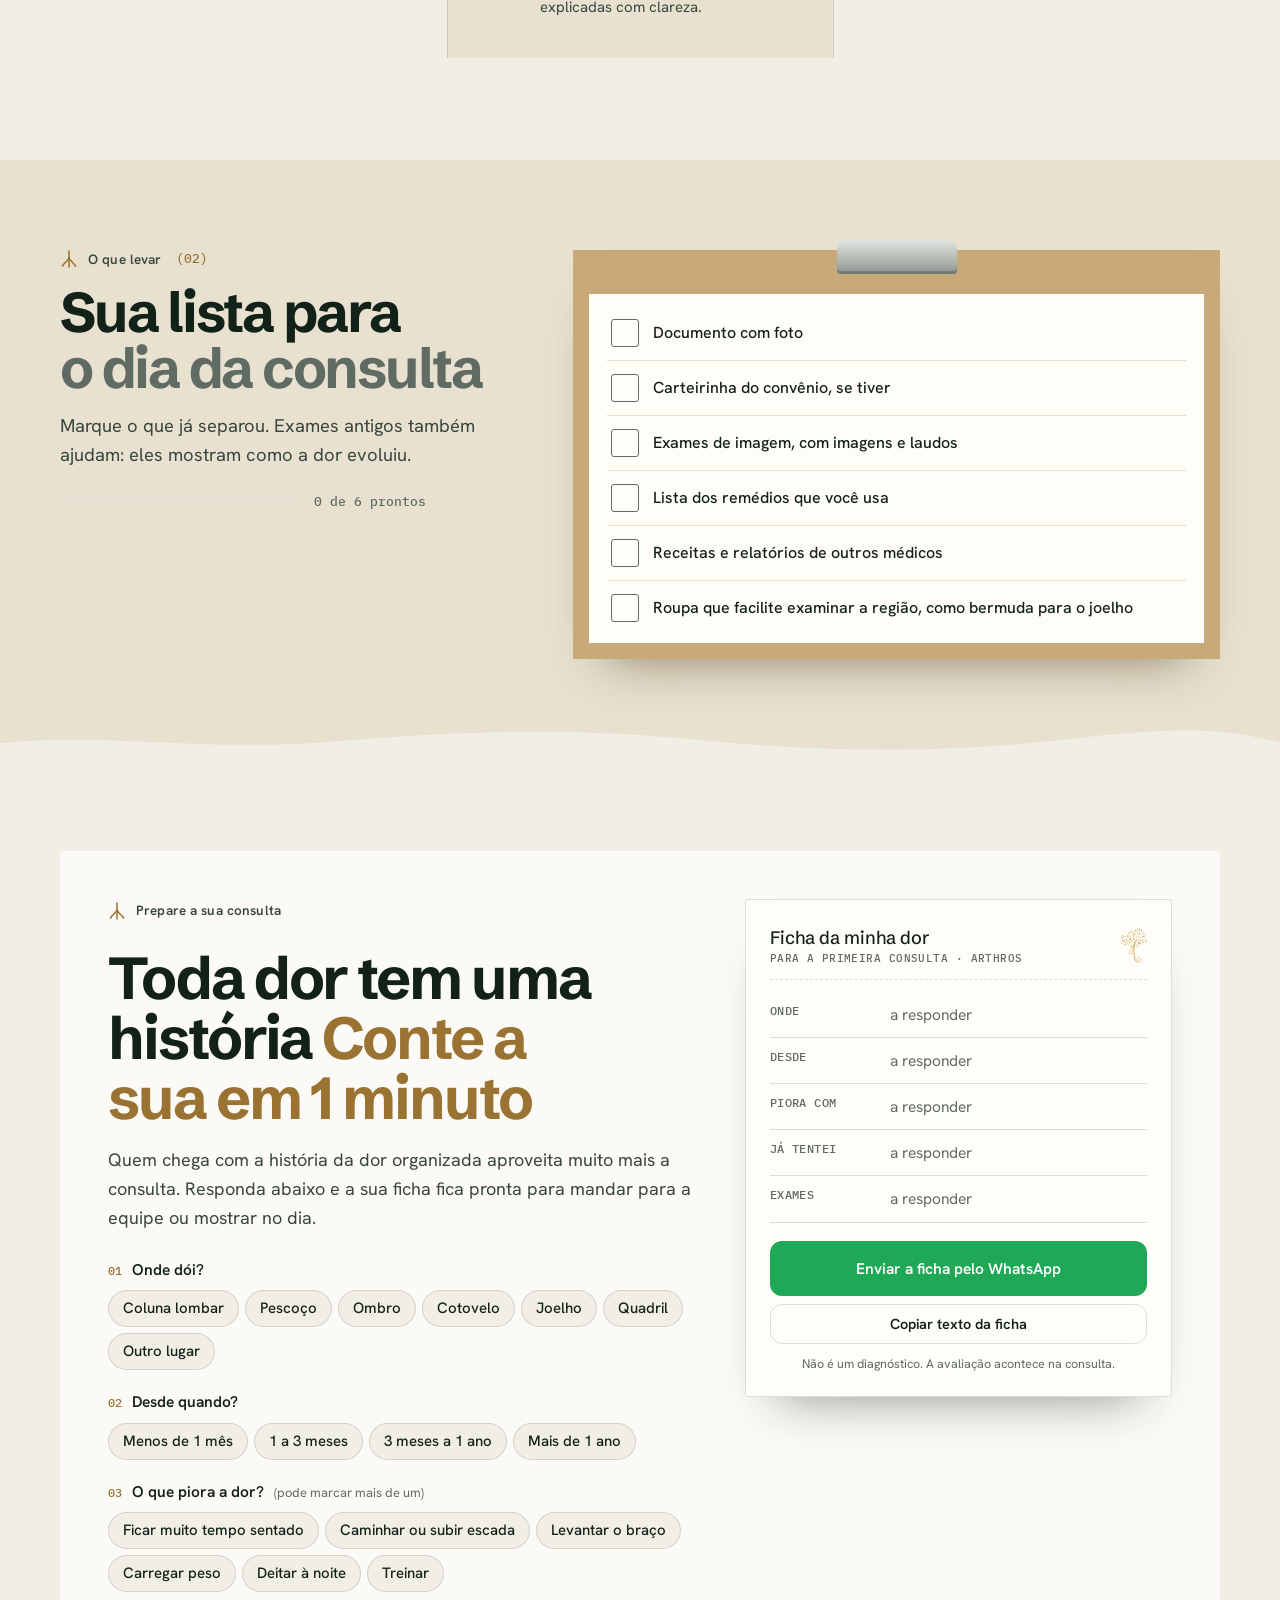
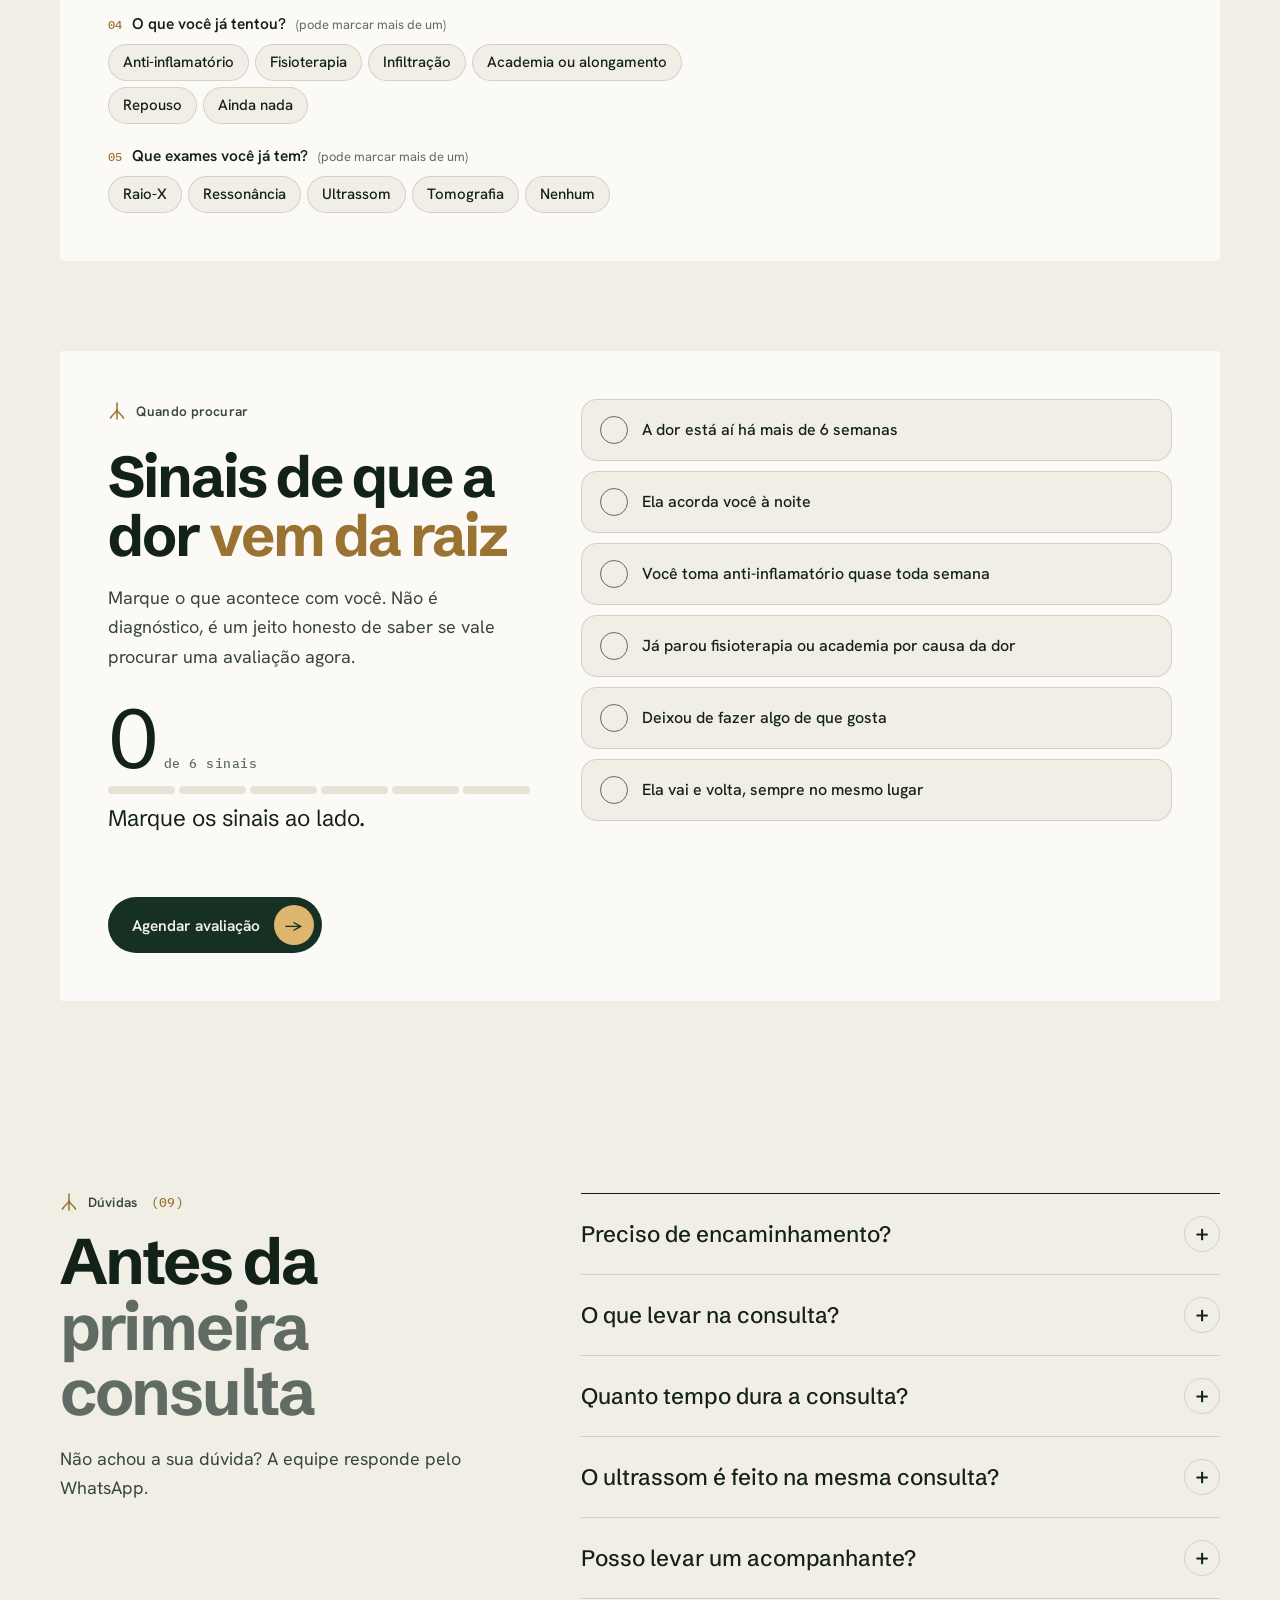
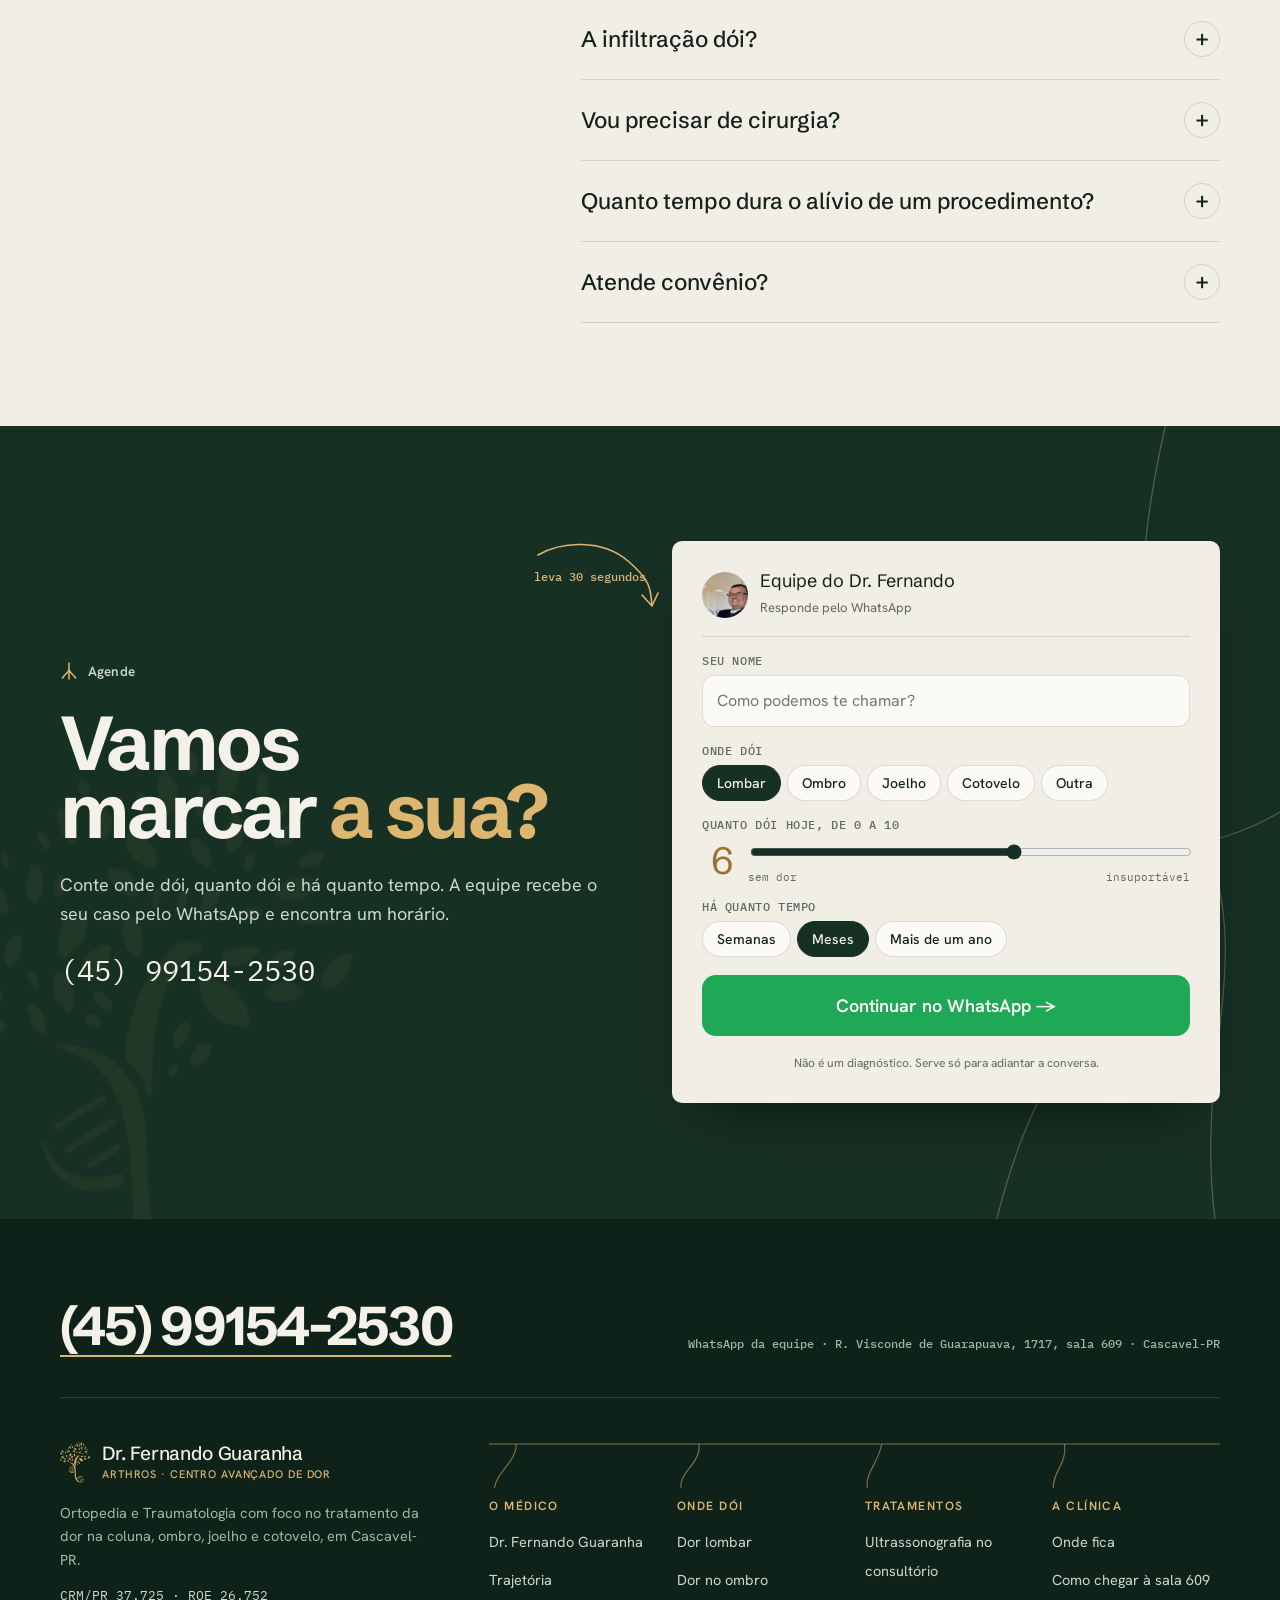
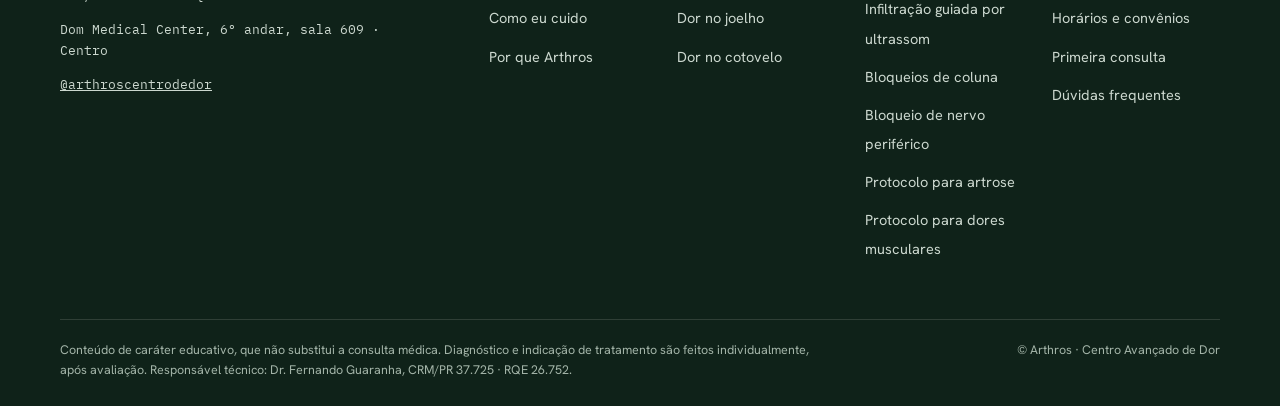
<file: primeira-consulta.html>
<!doctype html>
<html lang="pt-BR">
<head>
<meta charset="utf-8">
<meta name="viewport" content="width=device-width, initial-scale=1">
<title>Primeira consulta com ortopedista em Cascavel · Como funciona · Arthros</title>
<meta name="description" content="Como é a primeira consulta com o Dr. Fernando Guaranha, ortopedista em Cascavel: agendamento pelo WhatsApp, o que levar, ficha da dor e dúvidas frequentes.">
<meta name="robots" content="index,follow,max-image-preview:large">
<meta name="author" content="Dr. Fernando Guaranha">
<meta name="geo.region" content="BR-PR">
<meta name="geo.placename" content="Cascavel">
<meta name="geo.position" content="-24.9569452;-53.4633422">
<meta name="ICBM" content="-24.9569452, -53.4633422">
<meta name="theme-color" content="#173024">
<link rel="canonical" href="https://SEU-DOMINIO.com.br/primeira-consulta.html">
<link rel="icon" type="image/png" href="img/arthros_gold.png">
<meta property="og:type" content="website">
<meta property="og:locale" content="pt_BR">
<meta property="og:site_name" content="Dr. Fernando Guaranha · Arthros">
<meta property="og:title" content="Primeira consulta com ortopedista em Cascavel · Como funciona · Arthros">
<meta property="og:description" content="Como é a primeira consulta com o Dr. Fernando Guaranha, ortopedista em Cascavel: agendamento pelo WhatsApp, o que levar, ficha da dor e dúvidas frequentes.">
<meta property="og:url" content="https://SEU-DOMINIO.com.br/primeira-consulta.html">
<meta property="og:image" content="https://SEU-DOMINIO.com.br/img/og.jpg">
<meta name="twitter:card" content="summary_large_image">
<script type="application/ld+json">{"@context": "https://schema.org", "@type": "FAQPage", "mainEntity": [{"@type": "Question", "name": "Preciso de encaminhamento?", "acceptedAnswer": {"@type": "Answer", "text": "Não. Você pode agendar direto pelo WhatsApp e contar um pouco da sua dor para a equipe já se preparar."}}, {"@type": "Question", "name": "O que levar na consulta?", "acceptedAnswer": {"@type": "Answer", "text": "Os exames de imagem que já tiver (raio-X, ressonância, ultrassom), com os laudos, e a lista dos remédios que usa. Se faltar algum exame, ele é pedido na consulta."}}, {"@type": "Question", "name": "Quanto tempo dura a consulta?", "acceptedAnswer": {"@type": "Answer", "text": "O tempo necessário para entender a sua dor. A primeira consulta costuma ser mais longa que os retornos."}}, {"@type": "Question", "name": "O ultrassom é feito na mesma consulta?", "acceptedAnswer": {"@type": "Answer", "text": "Quando ele ajuda a entender a dor, sim. O exame é feito pelo próprio Dr. Fernando, no consultório."}}, {"@type": "Question", "name": "Posso levar um acompanhante?", "acceptedAnswer": {"@type": "Answer", "text": "Sim. Para pacientes mais velhos ou com dificuldade de locomoção, a presença de um familiar ajuda a lembrar das orientações."}}, {"@type": "Question", "name": "A infiltração dói?", "acceptedAnswer": {"@type": "Answer", "text": "É feita com anestesia local e agulha fina, guiada por imagem. A maioria das pessoas descreve um desconforto rápido, e cada etapa é explicada antes de começar."}}, {"@type": "Question", "name": "Vou precisar de cirurgia?", "acceptedAnswer": {"@type": "Answer", "text": "A maior parte das dores de coluna, ombro e joelho é tratada sem cirurgia. Se a avaliação mostrar que a cirurgia é o melhor caminho, você recebe essa informação com clareza e o encaminhamento adequado."}}, {"@type": "Question", "name": "Quanto tempo dura o alívio de um procedimento?", "acceptedAnswer": {"@type": "Answer", "text": "Depende da causa, do procedimento e de quanto a reabilitação é feita nesse período. Por isso ele vem sempre dentro de um plano, com retorno marcado."}}, {"@type": "Question", "name": "Atende convênio?", "acceptedAnswer": {"@type": "Answer", "text": "A equipe informa os convênios atendidos e os valores da consulta particular pelo WhatsApp."}}]}</script>
<script type="application/ld+json">{"@context": "https://schema.org", "@type": "BreadcrumbList", "itemListElement": [{"@type": "ListItem", "position": 1, "name": "Início", "item": "https://SEU-DOMINIO.com.br/"}, {"@type": "ListItem", "position": 2, "name": "Primeira consulta", "item": "https://SEU-DOMINIO.com.br/primeira-consulta.html"}]}</script>
<link rel="preconnect" href="https://fonts.googleapis.com">
<link rel="preconnect" href="https://fonts.gstatic.com" crossorigin>
<link rel="stylesheet" href="https://fonts.googleapis.com/css2?family=Schibsted+Grotesk:wght@400..900&family=Hanken+Grotesk:wght@400;500;600;700&family=IBM+Plex+Mono:wght@400;500&display=swap">
<link rel="stylesheet" href="assets/site.css">
</head>
<body>
<a class="sr" href="#conteudo">Pular para o conteúdo</a>
<div class="tb"><div class="wrap">
  <div class="tb__l"><span><span class="dot" aria-hidden="true"></span><b>Agendamento pelo WhatsApp</b></span><span>Dom Medical Center · sala 609 · Centro, Cascavel-PR</span></div>
  <div class="tb__r"><a class="js-wa" href="https://wa.me/5545991542530" target="_blank" rel="noopener">(45) 99154-2530</a><a class="ig" href="https://www.instagram.com/arthroscentrodedor/" target="_blank" rel="noopener">@arthroscentrodedor</a></div>
</div></div>
<header class="mh" id="hdr">
  <div class="wrap mh__in">
    <a class="logo" href="index.html" aria-label="Dr. Fernando Guaranha, página inicial"><img src="img/arthros_gold.png" alt="" width="30" height="40"><span><b>Dr. Fernando Guaranha</b><small>Arthros · Centro Avançado de Dor</small></span></a>
    <nav class="mnav" aria-label="Principal">
      <a href="sobre.html">O médico</a>
      <div class="dd"><button type="button" aria-expanded="false" aria-haspopup="true">Onde dói <svg width="12" height="12" viewBox="0 0 12 12" fill="none" aria-hidden="true"><path d="M3 4.5l3 3 3-3" stroke="currentColor" stroke-width="1.5" stroke-linecap="round" stroke-linejoin="round"/></svg></button>
        <div class="mega mega--body" data-bodyscope><div class="wrap mega__in">
          <div><div class="body" style="max-width:210px"><svg viewBox="0 0 200 420" role="img" aria-label="Mapa do corpo: toque na região que dói"><circle class="sil" cx="100" cy="36" r="22"/>
<rect class="sil" x="91" y="54" width="18" height="16" rx="5"/>
<path class="sil" d="M64 74 Q100 64 136 74 Q151 79 153 96 L147 170 Q145 200 139 214 L61 214 Q55 200 53 170 L47 96 Q49 79 64 74 Z"/>
<path class="sil" d="M151 82 Q167 89 169 112 L173 170 Q175 196 179 226 Q181 239 172 241 Q165 241 164 229 L156 176 L150 128 Z"/>
<path class="sil" d="M49 82 Q33 89 31 112 L27 170 Q25 196 21 226 Q19 239 28 241 Q35 241 36 229 L44 176 L50 128 Z"/>
<path class="sil" d="M101 212 L139 212 Q141 262 135 300 Q133 330 131 360 L129 400 Q129 411 119 411 L111 411 Q106 409 108 398 L110 360 Q106 330 104 300 Z"/>
<path class="sil" d="M99 212 L61 212 Q59 262 65 300 Q67 330 69 360 L71 400 Q71 411 81 411 L89 411 Q94 409 92 398 L90 360 Q94 330 96 300 Z"/>
<path class="spine" d="M100 78 L100 210"/><g class="hp" data-k="ombro" data-href="dor-no-ombro.html" tabindex="0" role="link" aria-label="Ombro" transform="translate(142 90)"><circle class="o" r="16"/><circle class="i" r="7"/><text x="18" y="4">Ombro</text></g><g class="hp" data-k="cotovelo" data-href="dor-no-cotovelo.html" tabindex="0" role="link" aria-label="Cotovelo" transform="translate(167 160)"><circle class="o" r="16"/><circle class="i" r="7"/><text x="14" y="4">Cotovelo</text></g><g class="hp" data-k="lombar" data-href="dor-lombar.html" tabindex="0" role="link" aria-label="Lombar" transform="translate(100 192)"><circle class="o" r="16"/><circle class="i" r="7"/><text x="-64" y="4">Lombar</text></g><g class="hp" data-k="joelho" data-href="dor-no-joelho.html" tabindex="0" role="link" aria-label="Joelho" transform="translate(121 318)"><circle class="o" r="16"/><circle class="i" r="7"/><text x="16" y="4">Joelho</text></g></svg></div></div>
          <div><div class="mega__k"><span class="gl"><svg viewBox="0 0 18 18" aria-hidden="true"><path d="M9 1v7"/><path d="M9 8c-1 3-4 4-6.5 8"/><path d="M9 8c1 3 4 4 6.5 8"/><path d="M9 9v8"/></svg>Toque na região ou escolha abaixo</span></div><div class="mlist"><a class="mitem" data-k="lombar" href="dor-lombar.html"><span class="ix">(01)</span><b>Dor lombar</b><i>→</i><span class="d">Trava ao levantar, dor que desce pela perna, ciática.</span></a><a class="mitem" data-k="ombro" href="dor-no-ombro.html"><span class="ix">(02)</span><b>Dor no ombro</b><i>→</i><span class="d">Dor que acorda à noite, dificuldade para levantar o braço.</span></a><a class="mitem" data-k="joelho" href="dor-no-joelho.html"><span class="ix">(03)</span><b>Dor no joelho</b><i>→</i><span class="d">Dor na escada, inchaço, rigidez e artrose.</span></a><a class="mitem" data-k="cotovelo" href="dor-no-cotovelo.html"><span class="ix">(04)</span><b>Dor no cotovelo</b><i>→</i><span class="d">Dor para segurar objetos, cotovelo de tenista.</span></a></div></div>
          <div class="mcard"><img class="tree" src="img/arthros_gold.png" alt=""><b>Não sabe de onde vem a dor?</b><p>Monte a ficha da sua dor em 1 minuto e mande para a equipe antes da consulta.</p><a href="primeira-consulta.html#ficha">Preparar a minha ficha →</a></div>
        </div></div></div>
      <div class="dd"><button type="button" aria-expanded="false" aria-haspopup="true">Tratamentos <svg width="12" height="12" viewBox="0 0 12 12" fill="none" aria-hidden="true"><path d="M3 4.5l3 3 3-3" stroke="currentColor" stroke-width="1.5" stroke-linecap="round" stroke-linejoin="round"/></svg></button>
        <div class="mega mega--tr"><div class="wrap mega__in">
          <div><div class="mega__k"><span class="gl"><svg viewBox="0 0 18 18" aria-hidden="true"><path d="M9 1v7"/><path d="M9 8c-1 3-4 4-6.5 8"/><path d="M9 8c1 3 4 4 6.5 8"/><path d="M9 9v8"/></svg>Feitos no consultório, sem internação, quando indicados</span></div><div class="mlist"><a href="tratamentos.html#ultrassom"><span class="ix">(01)</span><b>Ultrassonografia no consultório</b><i>→</i></a><a href="tratamentos.html#infiltracao"><span class="ix">(02)</span><b>Infiltração guiada por ultrassom</b><i>→</i></a><a href="tratamentos.html#bloqueios"><span class="ix">(03)</span><b>Bloqueios de coluna</b><i>→</i></a><a href="tratamentos.html#bloqueio-nervo"><span class="ix">(04)</span><b>Bloqueio de nervo periférico</b><i>→</i></a><a href="tratamentos.html#artrose"><span class="ix">(05)</span><b>Protocolo para artrose</b><i>→</i></a><a href="tratamentos.html#muscular"><span class="ix">(06)</span><b>Protocolo para dores musculares</b><i>→</i></a></div></div>
          <div class="mcard"><img class="tree" src="img/arthros_gold.png" alt=""><b>Do mais simples ao mais específico</b><p>Nem todo paciente precisa de procedimento. Veja como o plano é decidido.</p><a href="tratamentos.html#escada">Como o tratamento é escolhido →</a></div>
        </div></div></div>
      <a href="clinica.html">A clínica</a>
      <a href="primeira-consulta.html" aria-current="page">Primeira consulta</a>
    </nav>
    <a class="btn btn--gold js-wa" href="https://wa.me/5545991542530" target="_blank" rel="noopener"><span>Agendar consulta</span><i aria-hidden="true">→</i></a>
    <button class="burger" id="burger" type="button" aria-label="Abrir menu" aria-expanded="false" aria-controls="drawer"><span></span></button>
  </div>
</header>
<div class="drawer" id="drawer" aria-label="Menu">
  <div class="drawer__top"><a class="logo" href="index.html"><img src="img/arthros_gold.png" alt="" width="24" height="32"><span><b>Dr. Fernando Guaranha</b><small>Arthros · Centro Avançado de Dor</small></span></a><button class="drawer__x" id="drawerX" type="button" aria-label="Fechar menu">×</button></div>
  <nav>
    <a href="index.html">Início <span>→</span></a>
    <a href="sobre.html">O médico <span>→</span></a>
    <details><summary>Onde dói <span>+</span></summary><div><a href="dor-lombar.html">Dor lombar</a><a href="dor-no-ombro.html">Dor no ombro</a><a href="dor-no-joelho.html">Dor no joelho</a><a href="dor-no-cotovelo.html">Dor no cotovelo</a></div></details>
    <details><summary>Tratamentos <span>+</span></summary><div><a href="tratamentos.html#ultrassom">Ultrassonografia no consultório</a><a href="tratamentos.html#infiltracao">Infiltração guiada por ultrassom</a><a href="tratamentos.html#bloqueios">Bloqueios de coluna</a><a href="tratamentos.html#bloqueio-nervo">Bloqueio de nervo periférico</a><a href="tratamentos.html#artrose">Protocolo para artrose</a><a href="tratamentos.html#muscular">Protocolo para dores musculares</a></div></details>
    <a href="clinica.html">A clínica <span>→</span></a>
    <a href="primeira-consulta.html">Primeira consulta <span>→</span></a>
  </nav>
  <div class="drawer__cta"><a class="btn btn--gold js-wa" href="https://wa.me/5545991542530" target="_blank" rel="noopener"><span>Agendar pelo WhatsApp</span><i aria-hidden="true">→</i></a><small>(45) 99154-2530 · Dom Medical Center, sala 609</small></div>
</div>
<main id="conteudo">
<section class="op">
  <div class="wrap op__grid">
    <div class="op__l"><nav class="crumb" aria-label="Você está em"><a href="index.html">Início</a> <span aria-hidden="true">/</span> <span aria-current="page">Primeira consulta</span></nav><p style="margin:24px 0 0"><span class="gl"><svg viewBox="0 0 18 18" aria-hidden="true"><path d="M9 1v7"/><path d="M9 8c-1 3-4 4-6.5 8"/><path d="M9 8c1 3 4 4 6.5 8"/><path d="M9 9v8"/></svg>Primeira consulta</span></p><h1>Sua primeira consulta<span class="b">passo a passo</span></h1><p class="op__lead">Sem encaminhamento e sem complicação. Você agenda pelo WhatsApp, chega com a história da dor organizada e sai entendendo o que tem e o que vem a seguir.</p><dl class="op__meta"><div><dt>Encaminhamento</dt><dd>Não precisa</dd></div><div><dt>Agendamento</dt><dd>Pelo WhatsApp</dd></div><div><dt>Ultrassom</dt><dd>Na consulta, se indicado</dd></div></dl><div class="op__cta"><a class="btn btn--gold js-wa" href="https://wa.me/5545991542530" target="_blank" rel="noopener"><span>Agendar avaliação</span><i aria-hidden="true">→</i></a><a class="lnk" href="#como-funciona">Começar a leitura</a></div></div>
    <div class="op__fig"><figure class="atlas" style="margin:0"><div class="atlas__f"><img src="img/retrato.jpg" alt="Dr. Fernando Guaranha no consultório" width="1000" height="1050" fetchpriority="high" style="object-position:50% 30%"></div><figcaption><b>Fig. 01</b><span>Primeira consulta, sala 609</span></figcaption></figure><div class="fl fl--chip"><small>Sem encaminhamento</small><b>Agende direto pelo WhatsApp</b></div></div>
  </div>
  <div class="soil"><span class="soil__lbl">Nesta página</span><div class="wrap"><nav class="rtoc" style="--n:5" aria-label="Nesta página"><a href="#como-funciona"><svg viewBox="0 0 60 62" aria-hidden="true"><path d="M30 0 C 30 18, 22 28, 26 44 S 18 58, 14 62"/></svg><small>(01)</small><b>Como funciona</b></a><a href="#o-que-levar"><svg viewBox="0 0 60 62" aria-hidden="true"><path d="M30 0 C 32 16, 40 26, 36 40 S 44 56, 48 62"/></svg><small>(02)</small><b>O que levar</b></a><a href="#ficha"><svg viewBox="0 0 60 62" aria-hidden="true"><path d="M30 0 C 28 20, 34 30, 28 46 S 30 58, 26 62"/></svg><small>(03)</small><b>A ficha da sua dor</b></a><a href="#sinais"><svg viewBox="0 0 60 62" aria-hidden="true"><path d="M30 0 C 30 14, 20 22, 22 36 S 12 54, 8 62"/></svg><small>(04)</small><b>Sinais para procurar</b></a><a href="#duvidas"><svg viewBox="0 0 60 62" aria-hidden="true"><path d="M30 0 C 34 18, 30 30, 38 44 S 40 56, 44 62"/></svg><small>(05)</small><b>Dúvidas</b></a></nav></div></div>
</section>

  <section class="pv" id="como-funciona" aria-labelledby="cf-t">
    <div class="wrap">
      <div class="split" style="margin-bottom:clamp(24px,4vw,40px);align-items:end">
        <div class="split__l"><span class="gl"><svg viewBox="0 0 18 18" aria-hidden="true"><path d="M9 1v7"/><path d="M9 8c-1 3-4 4-6.5 8"/><path d="M9 8c1 3 4 4 6.5 8"/><path d="M9 9v8"/></svg>Como funciona</span><span class="ix">(01)</span></div>
        <div><h2 id="cf-t" class="hl2 tt">Antes, durante<span class="b">e depois</span></h2><p class="lead2" style="margin-top:16px">Tudo o que acontece desde a primeira mensagem até os retornos.</p></div>
      </div>
      <div class="agenda"><div class="agenda__col "><div class="agenda__h"><b>Antes</b><small>Dias antes</small></div><ol><li><span class="tm">WhatsApp</span><span><b>Agende pela mensagem</b>Conte onde dói e há quanto tempo. A equipe encontra um horário.</span></li><li><span class="tm">1 min</span><span><b>Prepare a ficha</b>Use a ficha desta página para organizar a história da dor.</span></li><li><span class="tm">Véspera</span><span><b>Separe os exames</b>Raio-X, ressonância, ultrassom e os laudos.</span></li></ol></div><div class="agenda__col now"><div class="agenda__h"><b>No dia</b><small>O dia da consulta</small></div><ol><li><span class="tm">Chegada</span><span><b>6º andar, sala 609</b>Chegue alguns minutos antes. O prédio tem estacionamento.</span></li><li><span class="tm">Conversa</span><span><b>A história da dor</b>Sem pressa: a dor, a sua rotina e o que já foi tentado.</span></li><li><span class="tm">Exame</span><span><b>Exame e ultrassom</b>Testes de movimento e, quando ajuda, ultrassom ali mesmo.</span></li><li><span class="tm">Saída</span><span><b>Você entende o que tem</b>A causa provável e as opções, explicadas com clareza.</span></li></ol></div><div class="agenda__col "><div class="agenda__h"><b>Depois</b><small>Semanas seguintes</small></div><ol><li><span class="tm">Plano</span><span><b>O que fazer e em que ordem</b>Por quanto tempo e com que objetivo.</span></li><li><span class="tm">Se indicado</span><span><b>Procedimento agendado</b>Com orientação de preparo e cuidados.</span></li><li><span class="tm">Retornos</span><span><b>Ajustes no plano</b>Até a rotina voltar.</span></li></ol></div></div>
    </div>
  </section>
  <section class="pv bg-soil1 st-sec" id="o-que-levar" aria-labelledby="ol-t">
    <div class="wrap clip" id="bag">
      <div>
        <div style="display:flex;gap:14px;align-items:center;flex-wrap:wrap"><span class="gl"><svg viewBox="0 0 18 18" aria-hidden="true"><path d="M9 1v7"/><path d="M9 8c-1 3-4 4-6.5 8"/><path d="M9 8c1 3 4 4 6.5 8"/><path d="M9 9v8"/></svg>O que levar</span><span class="ix">(02)</span></div>
        <h2 id="ol-t" class="hl2 tt" style="margin-top:16px">Sua lista para<span class="b">o dia da consulta</span></h2>
        <p class="lead2" style="margin-top:16px">Marque o que já separou. Exames antigos também ajudam: eles mostram como a dor evoluiu.</p>
        <div class="bag__meter" aria-live="polite"><i><b id="bagBar"></b></i><span id="bagN">0 de 6 prontos</span></div>
      </div>
      <div class="clip__board"><div class="clip__paper"><button type="button" class="ci" aria-pressed="false"><span class="box"><svg width="14" height="14" viewBox="0 0 14 14" fill="none"><path d="M3 7.5l2.5 2.5L11 4" stroke="currentColor" stroke-width="1.8" stroke-linecap="round" stroke-linejoin="round"/></svg></span>Documento com foto</button><button type="button" class="ci" aria-pressed="false"><span class="box"><svg width="14" height="14" viewBox="0 0 14 14" fill="none"><path d="M3 7.5l2.5 2.5L11 4" stroke="currentColor" stroke-width="1.8" stroke-linecap="round" stroke-linejoin="round"/></svg></span>Carteirinha do convênio, se tiver</button><button type="button" class="ci" aria-pressed="false"><span class="box"><svg width="14" height="14" viewBox="0 0 14 14" fill="none"><path d="M3 7.5l2.5 2.5L11 4" stroke="currentColor" stroke-width="1.8" stroke-linecap="round" stroke-linejoin="round"/></svg></span>Exames de imagem, com imagens e laudos</button><button type="button" class="ci" aria-pressed="false"><span class="box"><svg width="14" height="14" viewBox="0 0 14 14" fill="none"><path d="M3 7.5l2.5 2.5L11 4" stroke="currentColor" stroke-width="1.8" stroke-linecap="round" stroke-linejoin="round"/></svg></span>Lista dos remédios que você usa</button><button type="button" class="ci" aria-pressed="false"><span class="box"><svg width="14" height="14" viewBox="0 0 14 14" fill="none"><path d="M3 7.5l2.5 2.5L11 4" stroke="currentColor" stroke-width="1.8" stroke-linecap="round" stroke-linejoin="round"/></svg></span>Receitas e relatórios de outros médicos</button><button type="button" class="ci" aria-pressed="false"><span class="box"><svg width="14" height="14" viewBox="0 0 14 14" fill="none"><path d="M3 7.5l2.5 2.5L11 4" stroke="currentColor" stroke-width="1.8" stroke-linecap="round" stroke-linejoin="round"/></svg></span>Roupa que facilite examinar a região, como bermuda para o joelho</button></div></div>
    </div>
    <svg class="edge" viewBox="0 0 1440 40" preserveAspectRatio="none" aria-hidden="true"><path d="M0 40 L0 20 C 120 8, 230 30, 380 18 S 650 4, 790 17 S 1060 31, 1210 15 S 1390 10, 1440 19 L1440 40 Z" fill="var(--cream)"/></svg>
  </section>
  <section class="hs" id="ficha" aria-labelledby="hs-t">
    <div class="wrap">
      <div class="hs__card">
        <div>
          <span class="gl"><svg viewBox="0 0 18 18" aria-hidden="true"><path d="M9 1v7"/><path d="M9 8c-1 3-4 4-6.5 8"/><path d="M9 8c1 3 4 4 6.5 8"/><path d="M9 9v8"/></svg>Prepare a sua consulta</span>
          <h2 id="hs-t">Toda dor tem uma história <em>Conte a sua em 1 minuto</em></h2>
          <p class="hs__lead">Quem chega com a história da dor organizada aproveita muito mais a consulta. Responda abaixo e a sua ficha fica pronta para mandar para a equipe ou mostrar no dia.</p>
          <div class="hs__steps" id="hsSteps"></div>
        </div>
        <aside class="ficha" aria-live="polite" aria-label="Sua ficha">
          <div class="ficha__h"><div><b>Ficha da minha dor</b><small>Para a primeira consulta · Arthros</small></div><img src="img/arthros_gold.png" alt="" width="26" height="35"></div>
          <dl id="fichaDl"></dl>
          <div class="ficha__act">
            <a class="ficha__send" id="fichaSend" href="https://wa.me/5545991542530" target="_blank" rel="noopener">Enviar a ficha pelo WhatsApp</a>
            <button class="ficha__copy" type="button" id="fichaCopy">Copiar texto da ficha</button>
          </div>
          <small class="n">Não é um diagnóstico. A avaliação acontece na consulta.</small>
        </aside>
      </div>
    </div>
  </section>

  <section class="chk" id="sinais" aria-labelledby="chk-t" style="padding-top:0">
    <div class="wrap">
      <div class="chk__card">
        <div>
          <span class="gl"><svg viewBox="0 0 18 18" aria-hidden="true"><path d="M9 1v7"/><path d="M9 8c-1 3-4 4-6.5 8"/><path d="M9 8c1 3 4 4 6.5 8"/><path d="M9 9v8"/></svg>Quando procurar</span>
          <h2 id="chk-t">Sinais de que a dor <em>vem da raiz</em></h2>
          <p class="chk__lead">Marque o que acontece com você. Não é diagnóstico, é um jeito honesto de saber se vale procurar uma avaliação agora.</p>
          <div class="chk__meter" aria-live="polite">
            <div class="chk__count"><span id="chkN">0</span><small>de 6 sinais</small></div>
            <div class="chk__bar" id="chkBar"><i></i><i></i><i></i><i></i><i></i><i></i></div>
            <p class="chk__msg" id="chkMsg">Marque os sinais ao lado.</p>
          </div>
          <div class="chk__cta"><a class="btn btn--forest" id="chkCta" href="https://wa.me/5545991542530" target="_blank" rel="noopener"><span>Agendar avaliação</span><i aria-hidden="true">→</i></a></div>
        </div>
        <div class="chk__list" id="chkList"></div>
      </div>
    </div>
  </section>

  <section class="faq" id="duvidas"><div class="wrap faq2"><div class="faq__l"><div style="display:flex;gap:14px;align-items:center;flex-wrap:wrap"><span class="gl"><svg viewBox="0 0 18 18" aria-hidden="true"><path d="M9 1v7"/><path d="M9 8c-1 3-4 4-6.5 8"/><path d="M9 8c1 3 4 4 6.5 8"/><path d="M9 9v8"/></svg>Dúvidas</span><span class="ix">(09)</span></div><h2 class="tt" style="margin-top:18px">Antes da<span class="b">primeira consulta</span></h2><p>Não achou a sua dúvida? A equipe responde pelo WhatsApp.</p></div><div class="faq__list"><details><summary>Preciso de encaminhamento?<span class="plus" aria-hidden="true">+</span></summary><p>Não. Você pode agendar direto pelo WhatsApp e contar um pouco da sua dor para a equipe já se preparar.</p></details><details><summary>O que levar na consulta?<span class="plus" aria-hidden="true">+</span></summary><p>Os exames de imagem que já tiver (raio-X, ressonância, ultrassom), com os laudos, e a lista dos remédios que usa. Se faltar algum exame, ele é pedido na consulta.</p></details><details><summary>Quanto tempo dura a consulta?<span class="plus" aria-hidden="true">+</span></summary><p>O tempo necessário para entender a sua dor. A primeira consulta costuma ser mais longa que os retornos.</p></details><details><summary>O ultrassom é feito na mesma consulta?<span class="plus" aria-hidden="true">+</span></summary><p>Quando ele ajuda a entender a dor, sim. O exame é feito pelo próprio Dr. Fernando, no consultório.</p></details><details><summary>Posso levar um acompanhante?<span class="plus" aria-hidden="true">+</span></summary><p>Sim. Para pacientes mais velhos ou com dificuldade de locomoção, a presença de um familiar ajuda a lembrar das orientações.</p></details><details><summary>A infiltração dói?<span class="plus" aria-hidden="true">+</span></summary><p>É feita com anestesia local e agulha fina, guiada por imagem. A maioria das pessoas descreve um desconforto rápido, e cada etapa é explicada antes de começar.</p></details><details><summary>Vou precisar de cirurgia?<span class="plus" aria-hidden="true">+</span></summary><p>A maior parte das dores de coluna, ombro e joelho é tratada sem cirurgia. Se a avaliação mostrar que a cirurgia é o melhor caminho, você recebe essa informação com clareza e o encaminhamento adequado.</p></details><details><summary>Quanto tempo dura o alívio de um procedimento?<span class="plus" aria-hidden="true">+</span></summary><p>Depende da causa, do procedimento e de quanto a reabilitação é feita nesse período. Por isso ele vem sempre dentro de um plano, com retorno marcado.</p></details><details><summary>Atende convênio?<span class="plus" aria-hidden="true">+</span></summary><p>A equipe informa os convênios atendidos e os valores da consulta particular pelo WhatsApp.</p></details></div></div></section>
</main>
<section class="final dark" aria-labelledby="f-t">
    <img class="tree-bg" src="img/arthros_gold.png" alt="" aria-hidden="true">
    <svg class="roots grow" viewBox="0 0 1440 800" preserveAspectRatio="xMidYMid slice" aria-hidden="true">
      <path d="M1300 800 C 1280 640, 1340 540, 1290 420 S 1200 220, 1250 0"/><path d="M1290 420 C 1370 400, 1410 360, 1440 320"/><path d="M1270 560 C 1180 580, 1120 640, 1080 800"/>
    </svg>
    <div class="wrap final__grid">
      <div>
        <span class="gl"><svg viewBox="0 0 18 18" aria-hidden="true"><path d="M9 1v7"/><path d="M9 8c-1 3-4 4-6.5 8"/><path d="M9 8c1 3 4 4 6.5 8"/><path d="M9 9v8"/></svg>Agende</span>
        <h2 id="f-t" style="margin-top:20px">Vamos marcar <em>a sua?</em></h2>
        <p class="final__p">Conte onde dói, quanto dói e há quanto tempo. A equipe recebe o seu caso pelo WhatsApp e encontra um horário.</p>
        <p class="final__phone">(45) 99154-2530</p>
      </div>
      <div class="pre-wrap">
        <svg class="hand" viewBox="0 0 130 80" aria-hidden="true"><path d="M6 20 C 30 6, 70 4, 96 26 S 118 58, 120 70"/><path d="M110 60 L120 71 L126 58"/><text x="2" y="46">leva 30 segundos</text></svg>
        <form class="pre" id="pre" data-reg="na coluna lombar" aria-label="Montar mensagem para o WhatsApp">
        <div class="pre__h"><img src="img/avatar.jpg" alt="" width="46" height="46"><div><b>Equipe do Dr. Fernando</b><span>Responde pelo WhatsApp</span></div></div>
        <div class="fq"><label for="nm">Seu nome</label><input type="text" id="nm" autocomplete="given-name" placeholder="Como podemos te chamar?"></div>
        <div class="fq"><span id="q1">Onde dói</span><div class="opts" role="group" aria-labelledby="q1"><button type="button" class="opt" data-k="reg" data-v="na coluna lombar" aria-pressed="true">Lombar</button><button type="button" class="opt" data-k="reg" data-v="no ombro" aria-pressed="false">Ombro</button><button type="button" class="opt" data-k="reg" data-v="no joelho" aria-pressed="false">Joelho</button><button type="button" class="opt" data-k="reg" data-v="no cotovelo" aria-pressed="false">Cotovelo</button><button type="button" class="opt" data-k="reg" data-v="em outra região" aria-pressed="false">Outra</button></div></div>
        <div class="fq"><label for="eva">Quanto dói hoje, de 0 a 10</label><div class="rng"><output id="evo" for="eva">6</output><div><input type="range" id="eva" min="0" max="10" value="6"><div class="rng__l"><span>sem dor</span><span>insuportável</span></div></div></div></div>
        <div class="fq"><span id="q3">Há quanto tempo</span><div class="opts" role="group" aria-labelledby="q3">
          <button type="button" class="opt" data-k="dur" data-v="há poucas semanas" aria-pressed="false">Semanas</button>
          <button type="button" class="opt" data-k="dur" data-v="há alguns meses" aria-pressed="true">Meses</button>
          <button type="button" class="opt" data-k="dur" data-v="há mais de um ano" aria-pressed="false">Mais de um ano</button></div></div>
        <a class="pre__send" id="send" href="https://wa.me/5545991542530" target="_blank" rel="noopener">Continuar no WhatsApp →</a>
        <small>Não é um diagnóstico. Serve só para adiantar a conversa.</small>
        </form>
      </div>
    </div>
  </section>
<footer class="ft">
  <div class="wrap">
    <div class="ft__big"><a class="js-wa" href="https://wa.me/5545991542530" target="_blank" rel="noopener">(45) 99154-2530</a><span>WhatsApp da equipe · R. Visconde de Guarapuava, 1717, sala 609 · Cascavel-PR</span></div>
    <div class="ft__trunk">
      <div class="ft__id">
        <a class="logo" href="index.html"><img src="img/arthros_gold.png" alt="" width="30" height="40"><span><b>Dr. Fernando Guaranha</b><small>Arthros · Centro Avançado de Dor</small></span></a>
        <p>Ortopedia e Traumatologia com foco no tratamento da dor na coluna, ombro, joelho e cotovelo, em Cascavel-PR.</p>
        <span class="mono">CRM/PR 37.725 · RQE 26.752</span>
        <span class="mono">Dom Medical Center, 6º andar, sala 609 · Centro</span>
        <span class="mono"><a href="https://www.instagram.com/arthroscentrodedor/" target="_blank" rel="noopener">@arthroscentrodedor</a></span>
      </div>
      <nav class="ft__tree" aria-label="Mapa do site">
        <svg viewBox="0 0 800 46" preserveAspectRatio="none" aria-hidden="true"><path d="M0 2 H800"/><path d="M30 2 C 30 20, 8 30, 6 46"/><path d="M230 2 C 232 22, 208 30, 210 46"/><path d="M430 2 C 426 22, 412 30, 414 46"/><path d="M630 2 C 634 20, 616 32, 618 46"/></svg>
        <div class="ft__cols"><div><b>O médico</b><ul><li><a href="sobre.html">Dr. Fernando Guaranha</a></li><li><a href="sobre.html#trajetoria">Trajetória</a></li><li><a href="sobre.html#como-cuido">Como eu cuido</a></li><li><a href="sobre.html#arthros">Por que Arthros</a></li></ul></div><div><b>Onde dói</b><ul><li><a href="dor-lombar.html">Dor lombar</a></li><li><a href="dor-no-ombro.html">Dor no ombro</a></li><li><a href="dor-no-joelho.html">Dor no joelho</a></li><li><a href="dor-no-cotovelo.html">Dor no cotovelo</a></li></ul></div><div><b>Tratamentos</b><ul><li><a href="tratamentos.html#ultrassom">Ultrassonografia no consultório</a></li><li><a href="tratamentos.html#infiltracao">Infiltração guiada por ultrassom</a></li><li><a href="tratamentos.html#bloqueios">Bloqueios de coluna</a></li><li><a href="tratamentos.html#bloqueio-nervo">Bloqueio de nervo periférico</a></li><li><a href="tratamentos.html#artrose">Protocolo para artrose</a></li><li><a href="tratamentos.html#muscular">Protocolo para dores musculares</a></li></ul></div><div><b>A clínica</b><ul><li><a href="clinica.html">Onde fica</a></li><li><a href="clinica.html#como-chegar">Como chegar à sala 609</a></li><li><a href="clinica.html#horarios">Horários e convênios</a></li><li><a href="primeira-consulta.html">Primeira consulta</a></li><li><a href="primeira-consulta.html#duvidas">Dúvidas frequentes</a></li></ul></div></div>
      </nav>
    </div>
    <div class="ft__legal"><p>Conteúdo de caráter educativo, que não substitui a consulta médica. Diagnóstico e indicação de tratamento são feitos individualmente, após avaliação. Responsável técnico: Dr. Fernando Guaranha, CRM/PR 37.725 · RQE 26.752.</p><p>© Arthros · Centro Avançado de Dor</p></div>
  </div>
</footer>
<a class="fab js-wa" href="https://wa.me/5545991542530" target="_blank" rel="noopener" aria-label="Agendar pelo WhatsApp"><i><svg width="22" height="22" viewBox="0 0 24 24" fill="currentColor" aria-hidden="true"><path d="M12 2a10 10 0 0 0-8.6 15.1L2 22l5-1.3A10 10 0 1 0 12 2Zm0 18.2a8.2 8.2 0 0 1-4.2-1.2l-.3-.2-3 .8.8-2.9-.2-.3A8.2 8.2 0 1 1 12 20.2Zm4.5-6.1c-.2-.1-1.5-.7-1.7-.8s-.4-.1-.6.1-.7.8-.8 1-.3.2-.5.1a6.7 6.7 0 0 1-3.3-2.9c-.3-.4.3-.4.8-1.3.1-.2 0-.3 0-.4l-.8-1.8c-.2-.5-.4-.4-.6-.4h-.5a1 1 0 0 0-.7.3 3 3 0 0 0-.9 2.2 5.2 5.2 0 0 0 1.1 2.8 11.9 11.9 0 0 0 4.6 4c1.7.7 2.4.8 3.2.7a2.8 2.8 0 0 0 1.8-1.3 2.3 2.3 0 0 0 .2-1.3c-.1-.1-.3-.2-.5-.3Z"/></svg></i><span>Agendar</span></a>
<script src="assets/site.js"></script>
</body>
</html>
</file>
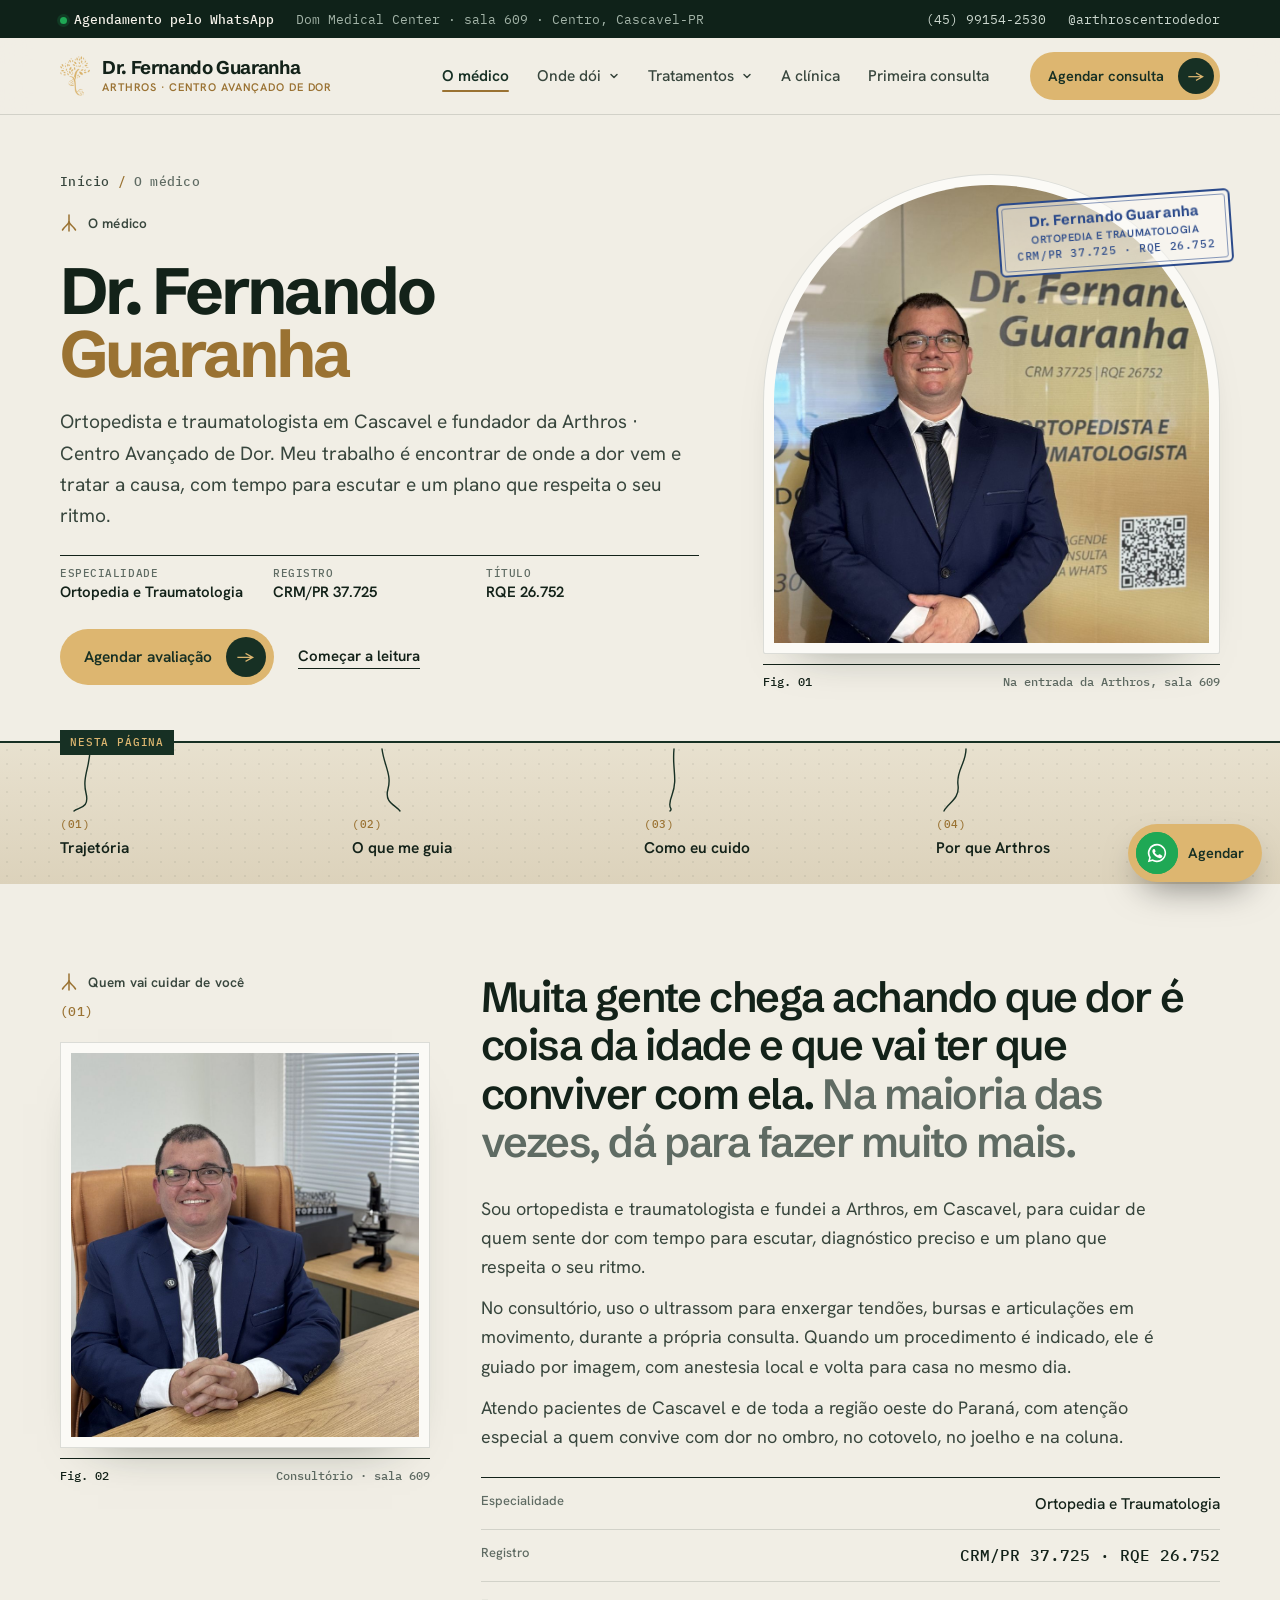
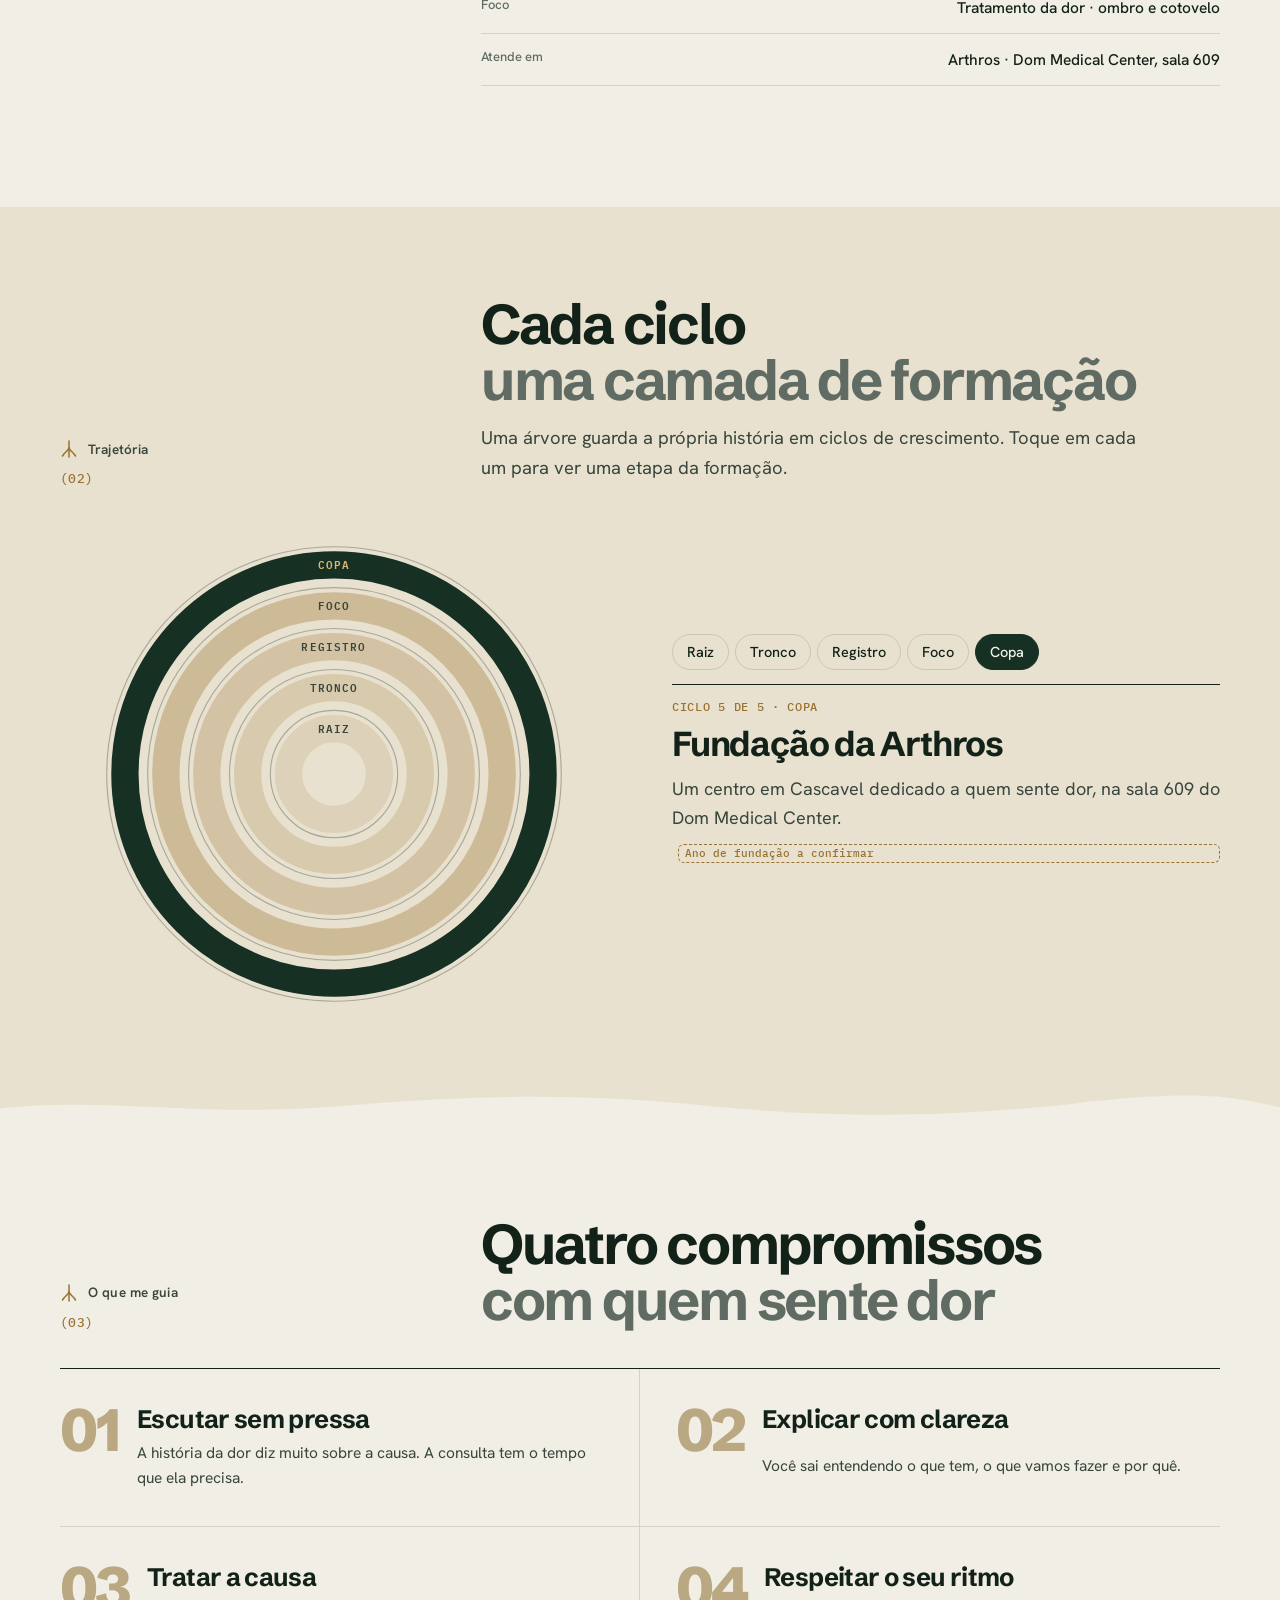
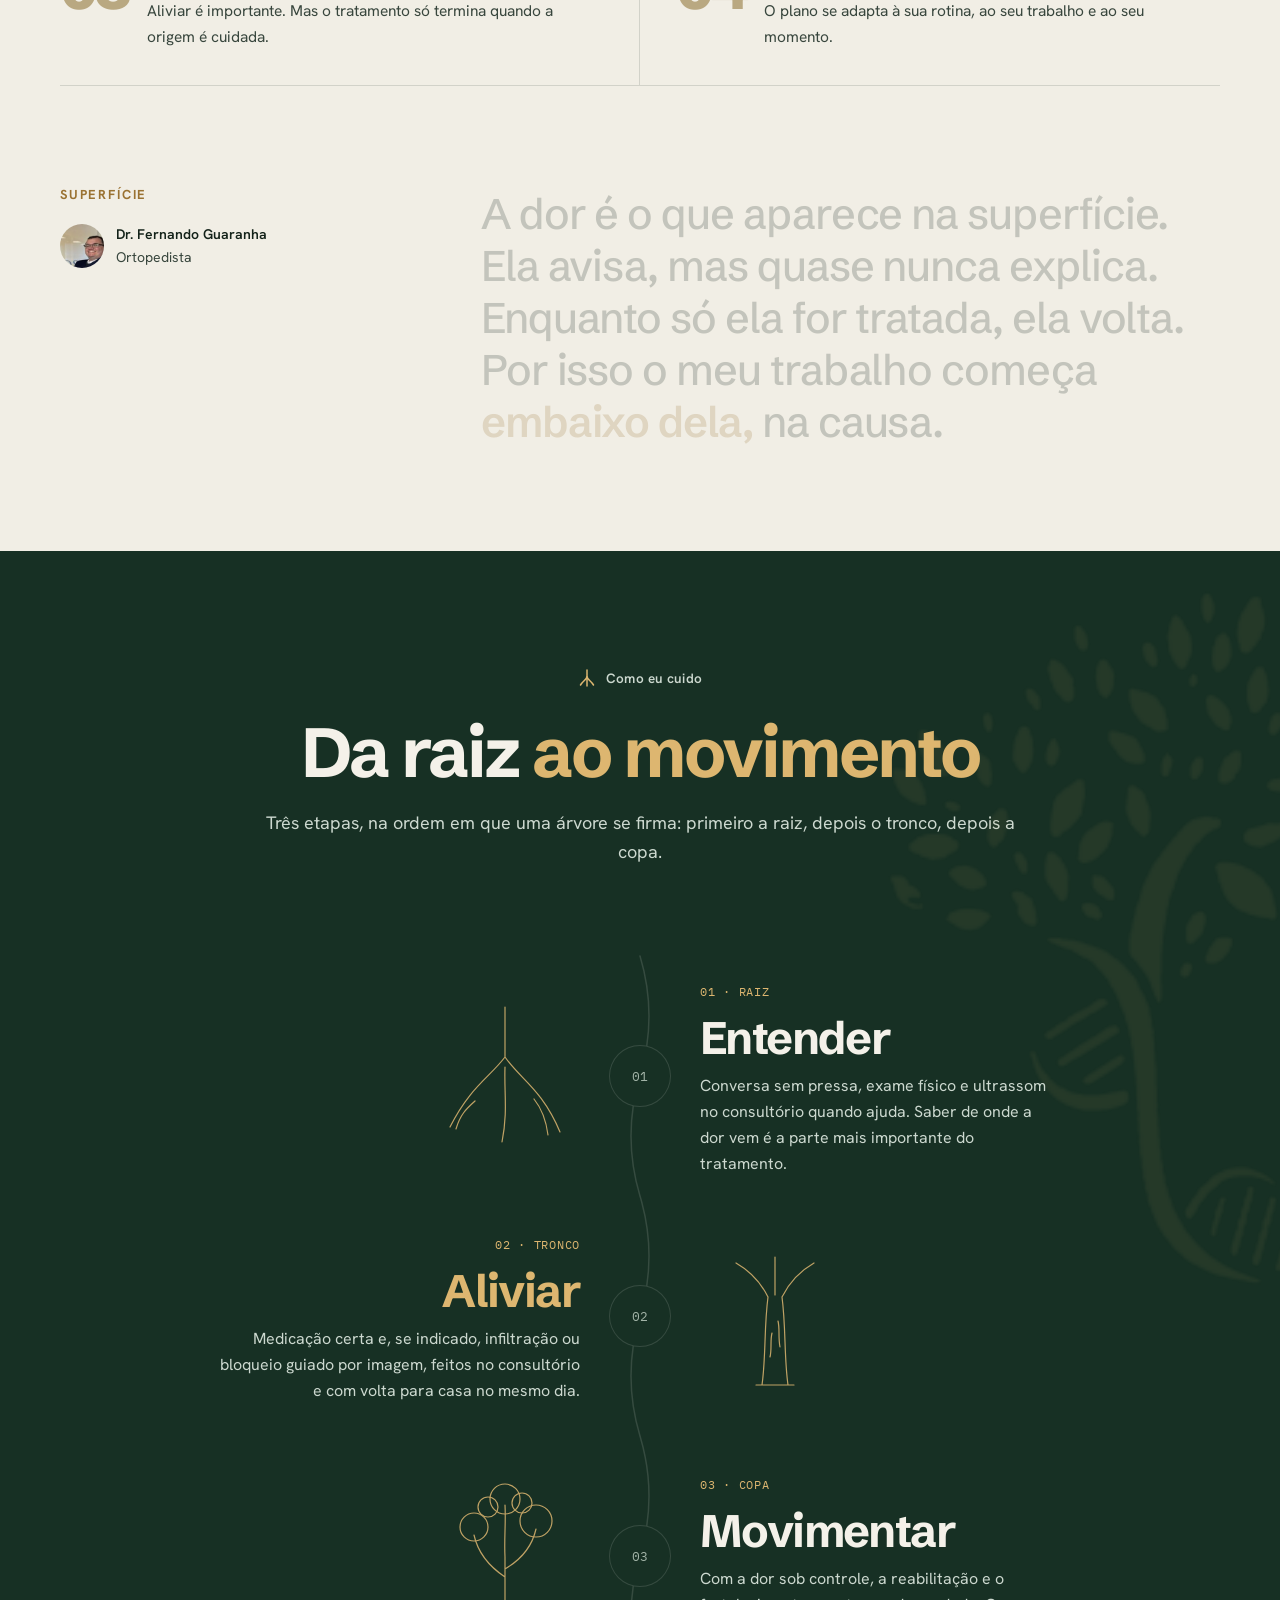
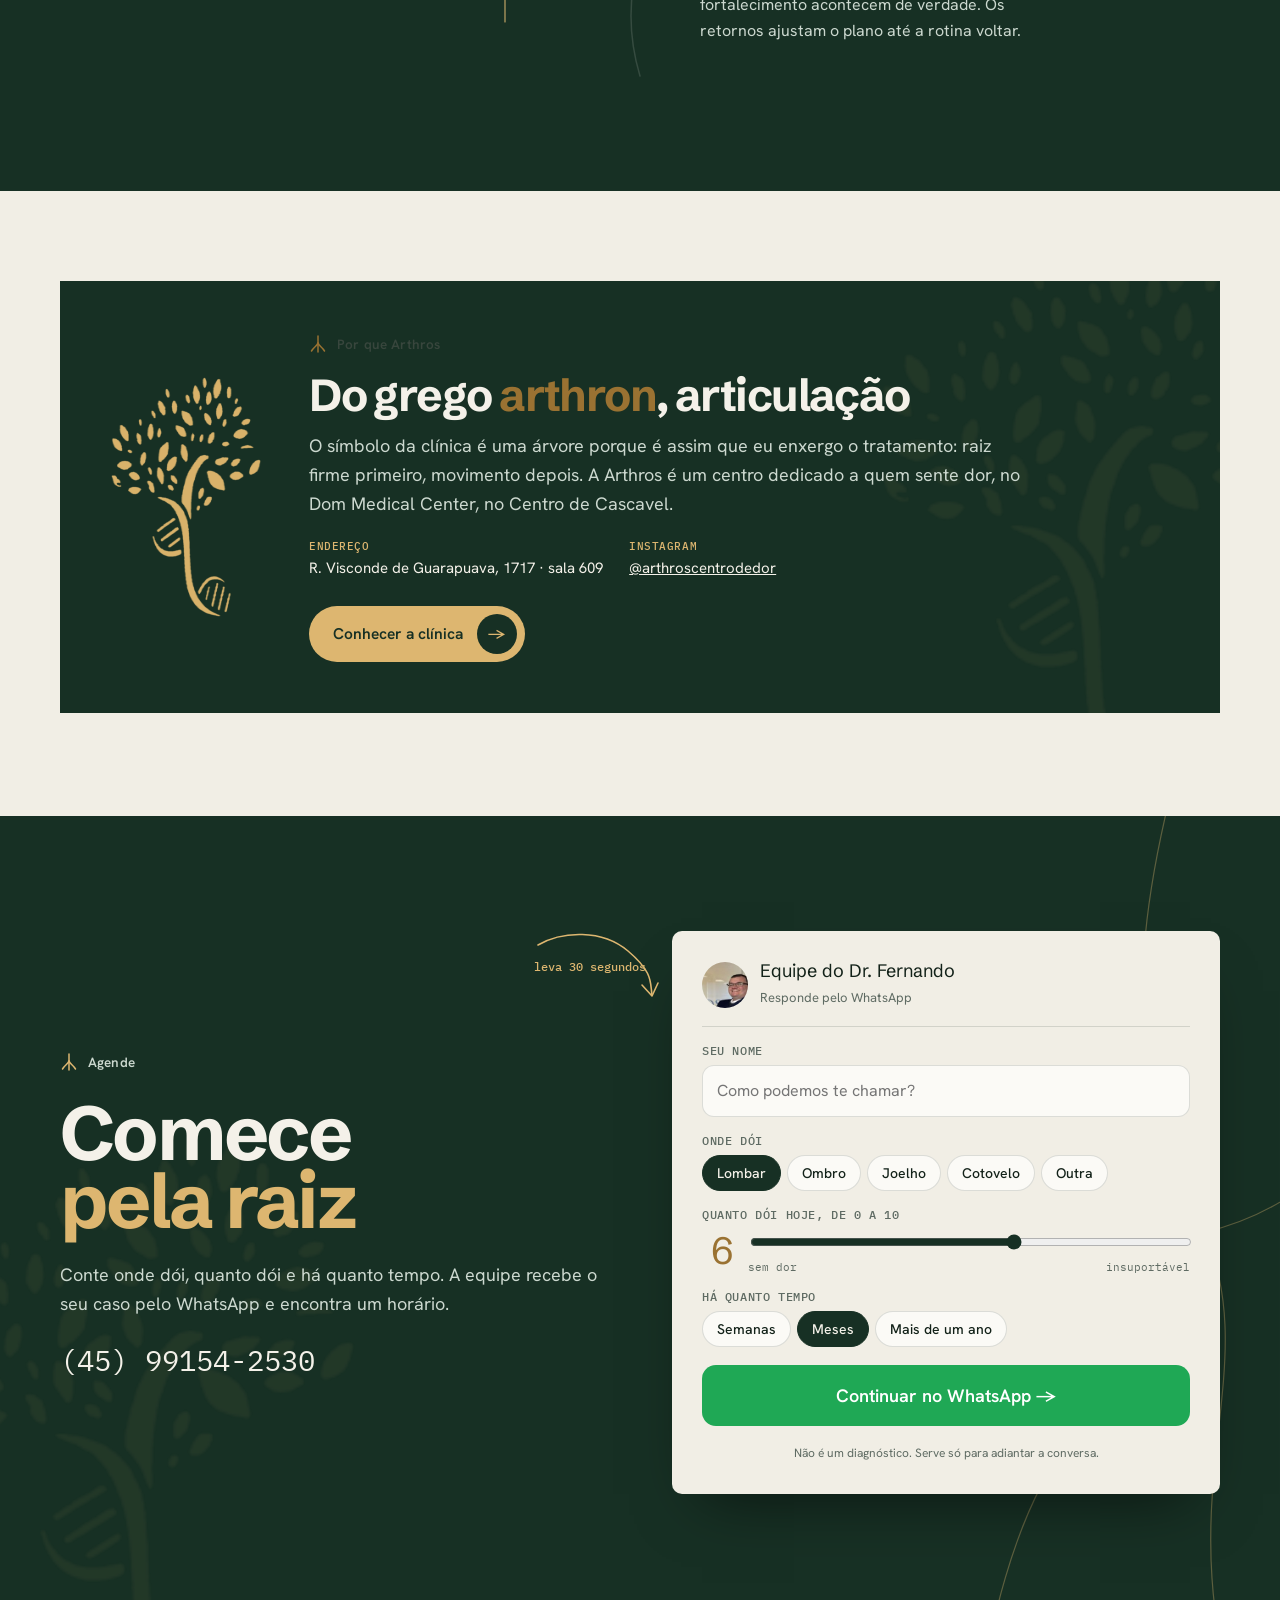
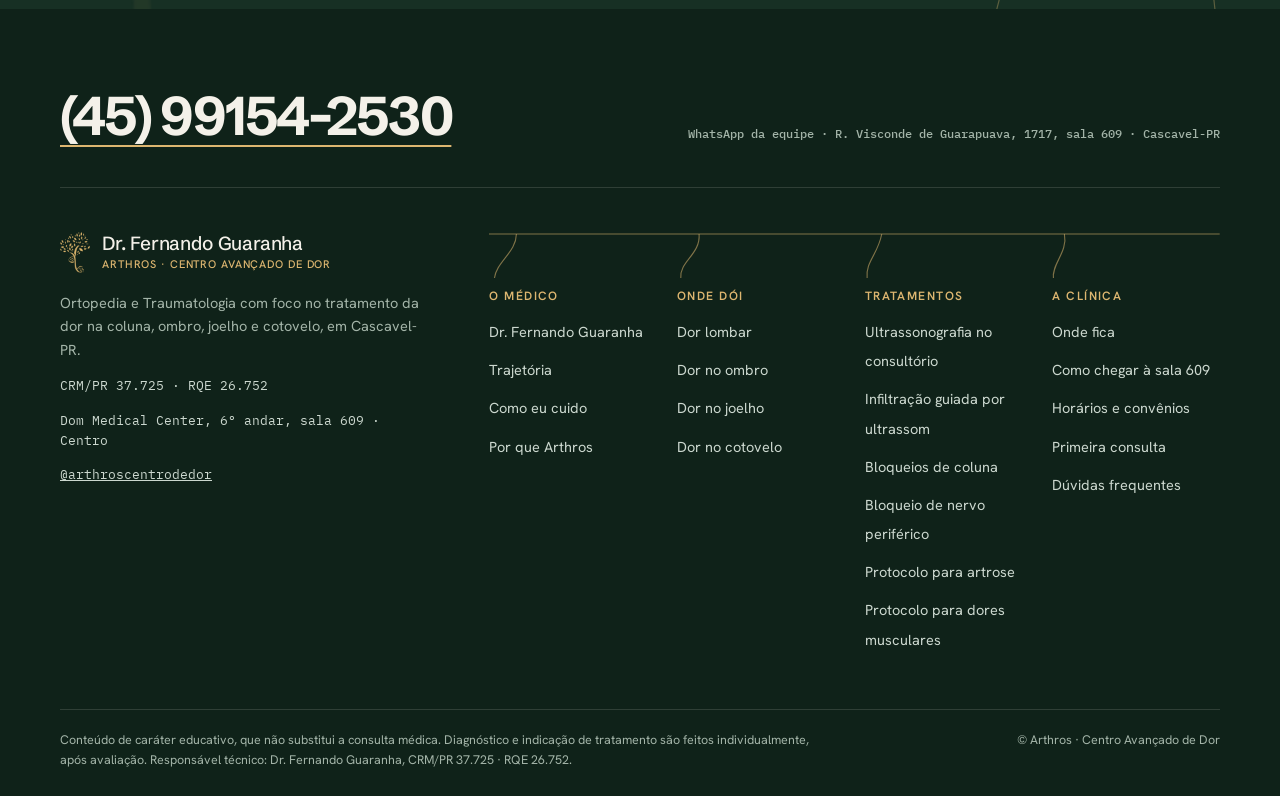
<file: sobre.html>
<!doctype html>
<html lang="pt-BR">
<head>
<meta charset="utf-8">
<meta name="viewport" content="width=device-width, initial-scale=1">
<title>Dr. Fernando Guaranha · Ortopedista e traumatologista em Cascavel</title>
<meta name="description" content="Conheça o Dr. Fernando Guaranha, ortopedista e traumatologista em Cascavel (CRM/PR 37.725 · RQE 26.752), fundador da Arthros · Centro Avançado de Dor.">
<meta name="robots" content="index,follow,max-image-preview:large">
<meta name="author" content="Dr. Fernando Guaranha">
<meta name="geo.region" content="BR-PR">
<meta name="geo.placename" content="Cascavel">
<meta name="geo.position" content="-24.9569452;-53.4633422">
<meta name="ICBM" content="-24.9569452, -53.4633422">
<meta name="theme-color" content="#173024">
<link rel="canonical" href="https://SEU-DOMINIO.com.br/sobre.html">
<link rel="icon" type="image/png" href="img/arthros_gold.png">
<meta property="og:type" content="website">
<meta property="og:locale" content="pt_BR">
<meta property="og:site_name" content="Dr. Fernando Guaranha · Arthros">
<meta property="og:title" content="Dr. Fernando Guaranha · Ortopedista e traumatologista em Cascavel">
<meta property="og:description" content="Conheça o Dr. Fernando Guaranha, ortopedista e traumatologista em Cascavel (CRM/PR 37.725 · RQE 26.752), fundador da Arthros · Centro Avançado de Dor.">
<meta property="og:url" content="https://SEU-DOMINIO.com.br/sobre.html">
<meta property="og:image" content="https://SEU-DOMINIO.com.br/img/og.jpg">
<meta name="twitter:card" content="summary_large_image">
<script type="application/ld+json">{"@context": "https://schema.org", "@graph": [{"@type": "Physician", "@id": "https://SEU-DOMINIO.com.br/#medico", "name": "Dr. Fernando Guaranha", "description": "Ortopedista e traumatologista em Cascavel, com foco no tratamento da dor na coluna, ombro, joelho e cotovelo.", "medicalSpecialty": "Orthopedic", "url": "https://SEU-DOMINIO.com.br/", "image": "https://SEU-DOMINIO.com.br/img/sobre.jpg", "telephone": "+55-45-99154-2530", "identifier": [{"@type": "PropertyValue", "propertyID": "CRM/PR", "value": "37725"}, {"@type": "PropertyValue", "propertyID": "RQE", "value": "26752"}], "worksFor": {"@id": "https://SEU-DOMINIO.com.br/#clinica"}, "address": {"@id": "https://SEU-DOMINIO.com.br/#endereco"}, "areaServed": [{"@type": "City", "name": "Cascavel"}, {"@type": "City", "name": "Toledo"}, {"@type": "City", "name": "Santa Tereza do Oeste"}, {"@type": "City", "name": "Corbélia"}, {"@type": "City", "name": "Cafelândia"}], "sameAs": ["https://www.instagram.com/arthroscentrodedor/"]}, {"@type": "MedicalClinic", "@id": "https://SEU-DOMINIO.com.br/#clinica", "name": "Arthros · Centro Avançado de Dor", "url": "https://SEU-DOMINIO.com.br/", "image": "https://SEU-DOMINIO.com.br/img/fachada.jpg", "logo": "https://SEU-DOMINIO.com.br/img/arthros_gold.png", "telephone": "+55-45-99154-2530", "medicalSpecialty": "Orthopedic", "address": {"@type": "PostalAddress", "@id": "https://SEU-DOMINIO.com.br/#endereco", "streetAddress": "Rua Visconde de Guarapuava, 1717, sala 609 (Dom Medical Center)", "addressLocality": "Cascavel", "addressRegion": "PR", "postalCode": "85801-160", "addressCountry": "BR"}, "geo": {"@type": "GeoCoordinates", "latitude": -24.9569452, "longitude": -53.4633422}, "hasMap": "https://www.google.com/maps/place/?q=place_id:ChIJ8yO1ZZ3V85QRUoaycMlhe_M", "availableService": [{"@type": "MedicalProcedure", "name": "Ultrassonografia no consultório"}, {"@type": "MedicalProcedure", "name": "Infiltração guiada por ultrassom"}, {"@type": "MedicalProcedure", "name": "Bloqueios de coluna"}, {"@type": "MedicalProcedure", "name": "Bloqueio de nervo periférico"}, {"@type": "MedicalProcedure", "name": "Protocolo para artrose"}, {"@type": "MedicalProcedure", "name": "Protocolo para dores musculares"}], "sameAs": ["https://www.instagram.com/arthroscentrodedor/"]}]}</script>
<script type="application/ld+json">{"@context": "https://schema.org", "@type": "BreadcrumbList", "itemListElement": [{"@type": "ListItem", "position": 1, "name": "Início", "item": "https://SEU-DOMINIO.com.br/"}, {"@type": "ListItem", "position": 2, "name": "O médico", "item": "https://SEU-DOMINIO.com.br/sobre.html"}]}</script>
<script type="application/ld+json">{"@context": "https://schema.org", "@type": "ProfilePage", "url": "https://SEU-DOMINIO.com.br/sobre.html", "mainEntity": {"@id": "https://SEU-DOMINIO.com.br/#medico"}}</script>
<link rel="preconnect" href="https://fonts.googleapis.com">
<link rel="preconnect" href="https://fonts.gstatic.com" crossorigin>
<link rel="stylesheet" href="https://fonts.googleapis.com/css2?family=Schibsted+Grotesk:wght@400..900&family=Hanken+Grotesk:wght@400;500;600;700&family=IBM+Plex+Mono:wght@400;500&display=swap">
<link rel="stylesheet" href="assets/site.css">
</head>
<body>
<a class="sr" href="#conteudo">Pular para o conteúdo</a>
<div class="tb"><div class="wrap">
  <div class="tb__l"><span><span class="dot" aria-hidden="true"></span><b>Agendamento pelo WhatsApp</b></span><span>Dom Medical Center · sala 609 · Centro, Cascavel-PR</span></div>
  <div class="tb__r"><a class="js-wa" href="https://wa.me/5545991542530" target="_blank" rel="noopener">(45) 99154-2530</a><a class="ig" href="https://www.instagram.com/arthroscentrodedor/" target="_blank" rel="noopener">@arthroscentrodedor</a></div>
</div></div>
<header class="mh" id="hdr">
  <div class="wrap mh__in">
    <a class="logo" href="index.html" aria-label="Dr. Fernando Guaranha, página inicial"><img src="img/arthros_gold.png" alt="" width="30" height="40"><span><b>Dr. Fernando Guaranha</b><small>Arthros · Centro Avançado de Dor</small></span></a>
    <nav class="mnav" aria-label="Principal">
      <a href="sobre.html" aria-current="page">O médico</a>
      <div class="dd"><button type="button" aria-expanded="false" aria-haspopup="true">Onde dói <svg width="12" height="12" viewBox="0 0 12 12" fill="none" aria-hidden="true"><path d="M3 4.5l3 3 3-3" stroke="currentColor" stroke-width="1.5" stroke-linecap="round" stroke-linejoin="round"/></svg></button>
        <div class="mega mega--body" data-bodyscope><div class="wrap mega__in">
          <div><div class="body" style="max-width:210px"><svg viewBox="0 0 200 420" role="img" aria-label="Mapa do corpo: toque na região que dói"><circle class="sil" cx="100" cy="36" r="22"/>
<rect class="sil" x="91" y="54" width="18" height="16" rx="5"/>
<path class="sil" d="M64 74 Q100 64 136 74 Q151 79 153 96 L147 170 Q145 200 139 214 L61 214 Q55 200 53 170 L47 96 Q49 79 64 74 Z"/>
<path class="sil" d="M151 82 Q167 89 169 112 L173 170 Q175 196 179 226 Q181 239 172 241 Q165 241 164 229 L156 176 L150 128 Z"/>
<path class="sil" d="M49 82 Q33 89 31 112 L27 170 Q25 196 21 226 Q19 239 28 241 Q35 241 36 229 L44 176 L50 128 Z"/>
<path class="sil" d="M101 212 L139 212 Q141 262 135 300 Q133 330 131 360 L129 400 Q129 411 119 411 L111 411 Q106 409 108 398 L110 360 Q106 330 104 300 Z"/>
<path class="sil" d="M99 212 L61 212 Q59 262 65 300 Q67 330 69 360 L71 400 Q71 411 81 411 L89 411 Q94 409 92 398 L90 360 Q94 330 96 300 Z"/>
<path class="spine" d="M100 78 L100 210"/><g class="hp" data-k="ombro" data-href="dor-no-ombro.html" tabindex="0" role="link" aria-label="Ombro" transform="translate(142 90)"><circle class="o" r="16"/><circle class="i" r="7"/><text x="18" y="4">Ombro</text></g><g class="hp" data-k="cotovelo" data-href="dor-no-cotovelo.html" tabindex="0" role="link" aria-label="Cotovelo" transform="translate(167 160)"><circle class="o" r="16"/><circle class="i" r="7"/><text x="14" y="4">Cotovelo</text></g><g class="hp" data-k="lombar" data-href="dor-lombar.html" tabindex="0" role="link" aria-label="Lombar" transform="translate(100 192)"><circle class="o" r="16"/><circle class="i" r="7"/><text x="-64" y="4">Lombar</text></g><g class="hp" data-k="joelho" data-href="dor-no-joelho.html" tabindex="0" role="link" aria-label="Joelho" transform="translate(121 318)"><circle class="o" r="16"/><circle class="i" r="7"/><text x="16" y="4">Joelho</text></g></svg></div></div>
          <div><div class="mega__k"><span class="gl"><svg viewBox="0 0 18 18" aria-hidden="true"><path d="M9 1v7"/><path d="M9 8c-1 3-4 4-6.5 8"/><path d="M9 8c1 3 4 4 6.5 8"/><path d="M9 9v8"/></svg>Toque na região ou escolha abaixo</span></div><div class="mlist"><a class="mitem" data-k="lombar" href="dor-lombar.html"><span class="ix">(01)</span><b>Dor lombar</b><i>→</i><span class="d">Trava ao levantar, dor que desce pela perna, ciática.</span></a><a class="mitem" data-k="ombro" href="dor-no-ombro.html"><span class="ix">(02)</span><b>Dor no ombro</b><i>→</i><span class="d">Dor que acorda à noite, dificuldade para levantar o braço.</span></a><a class="mitem" data-k="joelho" href="dor-no-joelho.html"><span class="ix">(03)</span><b>Dor no joelho</b><i>→</i><span class="d">Dor na escada, inchaço, rigidez e artrose.</span></a><a class="mitem" data-k="cotovelo" href="dor-no-cotovelo.html"><span class="ix">(04)</span><b>Dor no cotovelo</b><i>→</i><span class="d">Dor para segurar objetos, cotovelo de tenista.</span></a></div></div>
          <div class="mcard"><img class="tree" src="img/arthros_gold.png" alt=""><b>Não sabe de onde vem a dor?</b><p>Monte a ficha da sua dor em 1 minuto e mande para a equipe antes da consulta.</p><a href="primeira-consulta.html#ficha">Preparar a minha ficha →</a></div>
        </div></div></div>
      <div class="dd"><button type="button" aria-expanded="false" aria-haspopup="true">Tratamentos <svg width="12" height="12" viewBox="0 0 12 12" fill="none" aria-hidden="true"><path d="M3 4.5l3 3 3-3" stroke="currentColor" stroke-width="1.5" stroke-linecap="round" stroke-linejoin="round"/></svg></button>
        <div class="mega mega--tr"><div class="wrap mega__in">
          <div><div class="mega__k"><span class="gl"><svg viewBox="0 0 18 18" aria-hidden="true"><path d="M9 1v7"/><path d="M9 8c-1 3-4 4-6.5 8"/><path d="M9 8c1 3 4 4 6.5 8"/><path d="M9 9v8"/></svg>Feitos no consultório, sem internação, quando indicados</span></div><div class="mlist"><a href="tratamentos.html#ultrassom"><span class="ix">(01)</span><b>Ultrassonografia no consultório</b><i>→</i></a><a href="tratamentos.html#infiltracao"><span class="ix">(02)</span><b>Infiltração guiada por ultrassom</b><i>→</i></a><a href="tratamentos.html#bloqueios"><span class="ix">(03)</span><b>Bloqueios de coluna</b><i>→</i></a><a href="tratamentos.html#bloqueio-nervo"><span class="ix">(04)</span><b>Bloqueio de nervo periférico</b><i>→</i></a><a href="tratamentos.html#artrose"><span class="ix">(05)</span><b>Protocolo para artrose</b><i>→</i></a><a href="tratamentos.html#muscular"><span class="ix">(06)</span><b>Protocolo para dores musculares</b><i>→</i></a></div></div>
          <div class="mcard"><img class="tree" src="img/arthros_gold.png" alt=""><b>Do mais simples ao mais específico</b><p>Nem todo paciente precisa de procedimento. Veja como o plano é decidido.</p><a href="tratamentos.html#escada">Como o tratamento é escolhido →</a></div>
        </div></div></div>
      <a href="clinica.html">A clínica</a>
      <a href="primeira-consulta.html">Primeira consulta</a>
    </nav>
    <a class="btn btn--gold js-wa" href="https://wa.me/5545991542530" target="_blank" rel="noopener"><span>Agendar consulta</span><i aria-hidden="true">→</i></a>
    <button class="burger" id="burger" type="button" aria-label="Abrir menu" aria-expanded="false" aria-controls="drawer"><span></span></button>
  </div>
</header>
<div class="drawer" id="drawer" aria-label="Menu">
  <div class="drawer__top"><a class="logo" href="index.html"><img src="img/arthros_gold.png" alt="" width="24" height="32"><span><b>Dr. Fernando Guaranha</b><small>Arthros · Centro Avançado de Dor</small></span></a><button class="drawer__x" id="drawerX" type="button" aria-label="Fechar menu">×</button></div>
  <nav>
    <a href="index.html">Início <span>→</span></a>
    <a href="sobre.html">O médico <span>→</span></a>
    <details><summary>Onde dói <span>+</span></summary><div><a href="dor-lombar.html">Dor lombar</a><a href="dor-no-ombro.html">Dor no ombro</a><a href="dor-no-joelho.html">Dor no joelho</a><a href="dor-no-cotovelo.html">Dor no cotovelo</a></div></details>
    <details><summary>Tratamentos <span>+</span></summary><div><a href="tratamentos.html#ultrassom">Ultrassonografia no consultório</a><a href="tratamentos.html#infiltracao">Infiltração guiada por ultrassom</a><a href="tratamentos.html#bloqueios">Bloqueios de coluna</a><a href="tratamentos.html#bloqueio-nervo">Bloqueio de nervo periférico</a><a href="tratamentos.html#artrose">Protocolo para artrose</a><a href="tratamentos.html#muscular">Protocolo para dores musculares</a></div></details>
    <a href="clinica.html">A clínica <span>→</span></a>
    <a href="primeira-consulta.html">Primeira consulta <span>→</span></a>
  </nav>
  <div class="drawer__cta"><a class="btn btn--gold js-wa" href="https://wa.me/5545991542530" target="_blank" rel="noopener"><span>Agendar pelo WhatsApp</span><i aria-hidden="true">→</i></a><small>(45) 99154-2530 · Dom Medical Center, sala 609</small></div>
</div>
<main id="conteudo">
<section class="op">
  <div class="wrap op__grid">
    <div class="op__l"><nav class="crumb" aria-label="Você está em"><a href="index.html">Início</a> <span aria-hidden="true">/</span> <span aria-current="page">O médico</span></nav><p style="margin:24px 0 0"><span class="gl"><svg viewBox="0 0 18 18" aria-hidden="true"><path d="M9 1v7"/><path d="M9 8c-1 3-4 4-6.5 8"/><path d="M9 8c1 3 4 4 6.5 8"/><path d="M9 9v8"/></svg>O médico</span></p><h1>Dr. Fernando<span class="b">Guaranha</span></h1><p class="op__lead">Ortopedista e traumatologista em Cascavel e fundador da Arthros · Centro Avançado de Dor. Meu trabalho é encontrar de onde a dor vem e tratar a causa, com tempo para escutar e um plano que respeita o seu ritmo.</p><dl class="op__meta"><div><dt>Especialidade</dt><dd>Ortopedia e Traumatologia</dd></div><div><dt>Registro</dt><dd>CRM/PR 37.725</dd></div><div><dt>Título</dt><dd>RQE 26.752</dd></div></dl><div class="op__cta"><a class="btn btn--gold js-wa" href="https://wa.me/5545991542530" target="_blank" rel="noopener"><span>Agendar avaliação</span><i aria-hidden="true">→</i></a><a class="lnk" href="#trajetoria">Começar a leitura</a></div></div>
    <div class="op__fig"><figure class="atlas atlas--arch" style="margin:0"><div class="atlas__f"><img src="img/frente.jpg" alt="Dr. Fernando Guaranha na entrada da Arthros" width="1000" height="1050" fetchpriority="high" style="object-position:50% 22%"></div><figcaption><b>Fig. 01</b><span>Na entrada da Arthros, sala 609</span></figcaption></figure><span class="stampx" role="img" aria-label="Carimbo: Dr. Fernando Guaranha, CRM/PR 37.725, RQE 26.752"><b>Dr. Fernando Guaranha</b>Ortopedia e Traumatologia<i>CRM/PR 37.725 · RQE 26.752</i></span></div>
  </div>
  <div class="soil"><span class="soil__lbl">Nesta página</span><div class="wrap"><nav class="rtoc" style="--n:4" aria-label="Nesta página"><a href="#trajetoria"><svg viewBox="0 0 60 62" aria-hidden="true"><path d="M30 0 C 30 18, 22 28, 26 44 S 18 58, 14 62"/></svg><small>(01)</small><b>Trajetória</b></a><a href="#o-que-me-guia"><svg viewBox="0 0 60 62" aria-hidden="true"><path d="M30 0 C 32 16, 40 26, 36 40 S 44 56, 48 62"/></svg><small>(02)</small><b>O que me guia</b></a><a href="#como-cuido"><svg viewBox="0 0 60 62" aria-hidden="true"><path d="M30 0 C 28 20, 34 30, 28 46 S 30 58, 26 62"/></svg><small>(03)</small><b>Como eu cuido</b></a><a href="#arthros"><svg viewBox="0 0 60 62" aria-hidden="true"><path d="M30 0 C 30 14, 20 22, 22 36 S 12 54, 8 62"/></svg><small>(04)</small><b>Por que Arthros</b></a></nav></div></div>
</section>

  <section class="pv" aria-labelledby="bio-t">
    <div class="wrap split">
      <div class="split__l sticky"><span class="gl"><svg viewBox="0 0 18 18" aria-hidden="true"><path d="M9 1v7"/><path d="M9 8c-1 3-4 4-6.5 8"/><path d="M9 8c1 3 4 4 6.5 8"/><path d="M9 9v8"/></svg>Quem vai cuidar de você</span><span class="ix">(01)</span><figure class="atlas" style="margin:10px 0 0"><div class="atlas__f" style="aspect-ratio:1/1.1"><img src="img/mesa.jpg" alt="Dr. Fernando Guaranha à mesa do consultório" width="1000" height="1100"></div><figcaption><b>Fig. 02</b><span>Consultório · sala 609</span></figcaption></figure></div>
      <div>
        <blockquote id="bio-t" style="margin:0;font:600 clamp(1.7rem,1.2rem + 1.8vw,2.9rem)/1.14 var(--f-serif);letter-spacing:-.035em">Muita gente chega achando que dor é coisa da idade e que vai ter que conviver com ela. <span style="color:var(--ink-3)">Na maioria das vezes, dá para fazer muito mais.</span></blockquote>
        <div class="ab3__p" style="margin-top:28px">
          <p>Sou ortopedista e traumatologista e fundei a Arthros, em Cascavel, para cuidar de quem sente dor com tempo para escutar, diagnóstico preciso e um plano que respeita o seu ritmo.</p>
          <p>No consultório, uso o ultrassom para enxergar tendões, bursas e articulações em movimento, durante a própria consulta. Quando um procedimento é indicado, ele é guiado por imagem, com anestesia local e volta para casa no mesmo dia.</p>
          <p>Atendo pacientes de Cascavel e de toda a região oeste do Paraná, com atenção especial a quem convive com dor no ombro, no cotovelo, no joelho e na coluna.</p>
        </div>
        <dl class="sheet2"><div><dt>Especialidade</dt><dd>Ortopedia e Traumatologia</dd></div><div><dt>Registro</dt><dd class="mono">CRM/PR 37.725 · RQE 26.752</dd></div><div><dt>Foco</dt><dd>Tratamento da dor · ombro e cotovelo</dd></div><div><dt>Atende em</dt><dd>Arthros · Dom Medical Center, sala 609</dd></div></dl>
      </div>
    </div>
  </section>
  <section class="pv bg-soil1 st-sec" id="trajetoria" aria-labelledby="tj-t">
    <div class="wrap">
      <div class="split" style="margin-bottom:clamp(24px,4vw,40px);align-items:end">
        <div class="split__l"><span class="gl"><svg viewBox="0 0 18 18" aria-hidden="true"><path d="M9 1v7"/><path d="M9 8c-1 3-4 4-6.5 8"/><path d="M9 8c1 3 4 4 6.5 8"/><path d="M9 9v8"/></svg>Trajetória</span><span class="ix">(02)</span></div>
        <div><h2 id="tj-t" class="hl2 tt">Cada ciclo<span class="b">uma camada de formação</span></h2><p class="lead2" style="margin-top:16px">Uma árvore guarda a própria história em ciclos de crescimento. Toque em cada um para ver uma etapa da formação.</p></div>
      </div>
      <div class="rings" id="rings">
        <div class="rings__svg"><svg viewBox="0 0 440 440" role="group" aria-label="Ciclos da trajetória"><circle class="ring-line" cx="220" cy="220" r="56"/><circle class="ring-line" cx="220" cy="220" r="92"/><circle class="ring-line" cx="220" cy="220" r="128"/><circle class="ring-line" cx="220" cy="220" r="164"/><circle class="ring-line" cx="220" cy="220" r="200"/><circle class="ring" style="--rc:rgba(154,114,50,0.14)" cx="220" cy="220" r="40" data-i="0"><title>Graduação em Medicina</title></circle><text class="rings__t" x="220" y="183.5" text-anchor="middle">Raiz</text><circle class="ring" style="--rc:rgba(154,114,50,0.21)" cx="220" cy="220" r="76" data-i="1"><title>Residência em Ortopedia e Traumatologia</title></circle><text class="rings__t" x="220" y="147.5" text-anchor="middle">Tronco</text><circle class="ring" style="--rc:rgba(154,114,50,0.28)" cx="220" cy="220" r="112" data-i="2"><title>Especialista · RQE 26.752</title></circle><text class="rings__t" x="220" y="111.5" text-anchor="middle">Registro</text><circle class="ring" style="--rc:rgba(154,114,50,0.35)" cx="220" cy="220" r="148" data-i="3"><title>Tratamento da dor</title></circle><text class="rings__t" x="220" y="75.5" text-anchor="middle">Foco</text><circle class="ring" style="--rc:rgba(154,114,50,0.42)" cx="220" cy="220" r="184" data-i="4"><title>Fundação da Arthros</title></circle><text class="rings__t" x="220" y="39.5" text-anchor="middle">Copa</text></svg></div>
        <div class="rings__info"><div class="rings__step"><button type="button" aria-pressed="false">Raiz</button><button type="button" aria-pressed="false">Tronco</button><button type="button" aria-pressed="false">Registro</button><button type="button" aria-pressed="false">Foco</button><button type="button" aria-pressed="false">Copa</button></div><div class="rings__card" id="ringCard" aria-live="polite"></div></div>
      </div>
      <script type="application/json" id="ringsData">[{"k": "Raiz", "t": "Graduação em Medicina", "p": "A base de tudo: a formação médica geral, que ensina a olhar para o paciente inteiro antes da parte que dói.", "todo": "Instituição e ano a confirmar"}, {"k": "Tronco", "t": "Residência em Ortopedia e Traumatologia", "p": "Formação especializada em ossos, articulações, músculos e tendões.", "todo": "Instituição a confirmar"}, {"k": "Registro", "t": "Especialista · RQE 26.752", "p": "Registro de Qualificação de Especialista em Ortopedia e Traumatologia no Conselho Regional de Medicina do Paraná, CRM/PR 37.725."}, {"k": "Foco", "t": "Tratamento da dor", "p": "Aprofundamento em ultrassom musculoesquelético e procedimentos guiados por imagem, para tratar a dor na causa.", "todo": "Cursos e formações complementares a confirmar"}, {"k": "Copa", "t": "Fundação da Arthros", "p": "Um centro em Cascavel dedicado a quem sente dor, na sala 609 do Dom Medical Center.", "todo": "Ano de fundação a confirmar"}]</script>
    </div>
    <svg class="edge" viewBox="0 0 1440 40" preserveAspectRatio="none" aria-hidden="true"><path d="M0 40 L0 20 C 120 8, 230 30, 380 18 S 650 4, 790 17 S 1060 31, 1210 15 S 1390 10, 1440 19 L1440 40 Z" fill="var(--cream)"/></svg>
  </section>
  <section class="pv" id="o-que-me-guia" aria-labelledby="gu-t">
    <div class="wrap">
      <div class="split" style="margin-bottom:clamp(24px,4vw,40px);align-items:end">
        <div class="split__l"><span class="gl"><svg viewBox="0 0 18 18" aria-hidden="true"><path d="M9 1v7"/><path d="M9 8c-1 3-4 4-6.5 8"/><path d="M9 8c1 3 4 4 6.5 8"/><path d="M9 9v8"/></svg>O que me guia</span><span class="ix">(03)</span></div>
        <h2 id="gu-t" class="hl2 tt">Quatro compromissos<span class="b">com quem sente dor</span></h2>
      </div>
      <div class="cross"><div><span class="num">01</span><b>Escutar sem pressa</b><p>A história da dor diz muito sobre a causa. A consulta tem o tempo que ela precisa.</p></div><div><span class="num">02</span><b>Explicar com clareza</b><p>Você sai entendendo o que tem, o que vamos fazer e por quê.</p></div><div><span class="num">03</span><b>Tratar a causa</b><p>Aliviar é importante. Mas o tratamento só termina quando a origem é cuidada.</p></div><div><span class="num">04</span><b>Respeitar o seu ritmo</b><p>O plano se adapta à sua rotina, ao seu trabalho e ao seu momento.</p></div></div>
    </div>
  </section>
  <section class="strata" aria-label="Ponto de vista" style="padding-block:0 clamp(64px,8vw,104px)">
    <div class="wrap manif">
      <div class="manif__side"><span class="kick">Superfície</span><div class="manif__sig"><img src="img/avatar.jpg" alt="" width="44" height="44"><span><b>Dr. Fernando Guaranha</b>Ortopedista</span></div></div>
      <p class="big" id="manif">A dor é o que aparece na superfície. <b>Ela avisa, mas quase nunca explica.</b> Enquanto só ela for tratada, ela volta. Por isso o meu trabalho começa <em>embaixo dela,</em> na causa.</p>
    </div>
  </section>
  <section class="method dark st-sec" id="como-cuido">
    <img class="tree-bg" src="img/arthros_gold.png" alt="" aria-hidden="true">
    <div class="wrap">
      <div class="method__head">
        <span class="gl"><svg viewBox="0 0 18 18" aria-hidden="true"><path d="M9 1v7"/><path d="M9 8c-1 3-4 4-6.5 8"/><path d="M9 8c1 3 4 4 6.5 8"/><path d="M9 9v8"/></svg>Como eu cuido</span>
        <h2>Da raiz <em>ao movimento</em></h2>
        <p>Três etapas, na ordem em que uma árvore se firma: primeiro a raiz, depois o tronco, depois a copa.</p>
      </div>
      <div class="stem" id="stem">
        <svg class="stem__svg" id="stemsvg" preserveAspectRatio="none" aria-hidden="true"><path class="bg" id="stbg"/><path class="fg" id="stfg"/></svg>
        <div class="st" data-at=".12">
          <div class="st__txt"><span class="mono">01 · Raiz</span><h3>Entender</h3><p>Conversa sem pressa, exame físico e ultrassom no consultório quando ajuda. Saber de onde a dor vem é a parte mais importante do tratamento.</p></div>
          <span class="st__node">01</span>
          <div class="st__art" aria-hidden="true"><svg viewBox="0 0 150 150"><path d="M75 10 V60 M75 60 C 60 80, 40 90, 20 130 M75 60 C 90 82, 112 92, 130 135 M75 70 C 74 95, 78 115, 72 145 M45 104 C 36 112, 30 118, 26 132 M104 102 C 112 112, 116 122, 118 138"/></svg></div>
        </div>
        <div class="st" data-at=".5">
          <div class="st__txt"><span class="mono">02 · Tronco</span><h3><em>Aliviar</em></h3><p>Medicação certa e, se indicado, infiltração ou bloqueio guiado por imagem, feitos no consultório e com volta para casa no mesmo dia.</p></div>
          <span class="st__node">02</span>
          <div class="st__art" aria-hidden="true"><svg viewBox="0 0 150 150"><path d="M62 148 C 66 120, 64 90, 68 60 M88 148 C 84 120, 86 90, 82 60 M68 60 C 60 44, 50 34, 36 26 M82 60 C 90 44, 100 34, 114 26 M75 58 V20 M70 120 C 72 112, 70 104, 72 96 M80 110 C 78 100, 80 92, 78 84 M56 148 H94"/></svg></div>
        </div>
        <div class="st" data-at=".88">
          <div class="st__txt"><span class="mono">03 · Copa</span><h3>Movimentar</h3><p>Com a dor sob controle, a reabilitação e o fortalecimento acontecem de verdade. Os retornos ajustam o plano até a rotina voltar.</p></div>
          <span class="st__node">03</span>
          <div class="st__art" aria-hidden="true"><svg viewBox="0 0 150 150"><path d="M75 145 V80 M75 100 C 60 90, 48 76, 44 58 M75 92 C 92 82, 102 70, 106 52 M75 80 C 74 62, 76 46, 75 28"/><circle cx="44" cy="50" r="14"/><circle cx="106" cy="44" r="16"/><circle cx="75" cy="22" r="15"/><circle cx="58" cy="30" r="10"/><circle cx="92" cy="26" r="10"/></svg></div>
        </div>
      </div>
    </div>
  </section>

  <section class="pv" id="arthros" aria-labelledby="ar-t">
    <div class="wrap">
      <div class="name">
        <img class="tree-bg" src="img/arthros_gold.png" alt="" aria-hidden="true">
        <img class="logo2" src="img/arthros_gold.png" alt="Símbolo da Arthros: uma árvore com raízes" width="177" height="240">
        <div><span class="gl"><svg viewBox="0 0 18 18" aria-hidden="true"><path d="M9 1v7"/><path d="M9 8c-1 3-4 4-6.5 8"/><path d="M9 8c1 3 4 4 6.5 8"/><path d="M9 9v8"/></svg>Por que Arthros</span><h3 id="ar-t" style="margin-top:12px">Do grego <em>arthron</em>, articulação</h3>
          <p>O símbolo da clínica é uma árvore porque é assim que eu enxergo o tratamento: raiz firme primeiro, movimento depois. A Arthros é um centro dedicado a quem sente dor, no Dom Medical Center, no Centro de Cascavel.</p>
          <dl><div><dt>Endereço</dt><dd>R. Visconde de Guarapuava, 1717 · sala 609</dd></div><div><dt>Instagram</dt><dd><a href="https://www.instagram.com/arthroscentrodedor/" target="_blank" rel="noopener">@arthroscentrodedor</a></dd></div></dl>
          <div class="op__cta"><a class="btn btn--gold" href="clinica.html"><span>Conhecer a clínica</span><i aria-hidden="true">→</i></a></div>
        </div>
      </div>
    </div>
  </section>
</main>
<section class="final dark" aria-labelledby="f-t">
    <img class="tree-bg" src="img/arthros_gold.png" alt="" aria-hidden="true">
    <svg class="roots grow" viewBox="0 0 1440 800" preserveAspectRatio="xMidYMid slice" aria-hidden="true">
      <path d="M1300 800 C 1280 640, 1340 540, 1290 420 S 1200 220, 1250 0"/><path d="M1290 420 C 1370 400, 1410 360, 1440 320"/><path d="M1270 560 C 1180 580, 1120 640, 1080 800"/>
    </svg>
    <div class="wrap final__grid">
      <div>
        <span class="gl"><svg viewBox="0 0 18 18" aria-hidden="true"><path d="M9 1v7"/><path d="M9 8c-1 3-4 4-6.5 8"/><path d="M9 8c1 3 4 4 6.5 8"/><path d="M9 9v8"/></svg>Agende</span>
        <h2 id="f-t" style="margin-top:20px">Comece <em>pela raiz</em></h2>
        <p class="final__p">Conte onde dói, quanto dói e há quanto tempo. A equipe recebe o seu caso pelo WhatsApp e encontra um horário.</p>
        <p class="final__phone">(45) 99154-2530</p>
      </div>
      <div class="pre-wrap">
        <svg class="hand" viewBox="0 0 130 80" aria-hidden="true"><path d="M6 20 C 30 6, 70 4, 96 26 S 118 58, 120 70"/><path d="M110 60 L120 71 L126 58"/><text x="2" y="46">leva 30 segundos</text></svg>
        <form class="pre" id="pre" data-reg="na coluna lombar" aria-label="Montar mensagem para o WhatsApp">
        <div class="pre__h"><img src="img/avatar.jpg" alt="" width="46" height="46"><div><b>Equipe do Dr. Fernando</b><span>Responde pelo WhatsApp</span></div></div>
        <div class="fq"><label for="nm">Seu nome</label><input type="text" id="nm" autocomplete="given-name" placeholder="Como podemos te chamar?"></div>
        <div class="fq"><span id="q1">Onde dói</span><div class="opts" role="group" aria-labelledby="q1"><button type="button" class="opt" data-k="reg" data-v="na coluna lombar" aria-pressed="true">Lombar</button><button type="button" class="opt" data-k="reg" data-v="no ombro" aria-pressed="false">Ombro</button><button type="button" class="opt" data-k="reg" data-v="no joelho" aria-pressed="false">Joelho</button><button type="button" class="opt" data-k="reg" data-v="no cotovelo" aria-pressed="false">Cotovelo</button><button type="button" class="opt" data-k="reg" data-v="em outra região" aria-pressed="false">Outra</button></div></div>
        <div class="fq"><label for="eva">Quanto dói hoje, de 0 a 10</label><div class="rng"><output id="evo" for="eva">6</output><div><input type="range" id="eva" min="0" max="10" value="6"><div class="rng__l"><span>sem dor</span><span>insuportável</span></div></div></div></div>
        <div class="fq"><span id="q3">Há quanto tempo</span><div class="opts" role="group" aria-labelledby="q3">
          <button type="button" class="opt" data-k="dur" data-v="há poucas semanas" aria-pressed="false">Semanas</button>
          <button type="button" class="opt" data-k="dur" data-v="há alguns meses" aria-pressed="true">Meses</button>
          <button type="button" class="opt" data-k="dur" data-v="há mais de um ano" aria-pressed="false">Mais de um ano</button></div></div>
        <a class="pre__send" id="send" href="https://wa.me/5545991542530" target="_blank" rel="noopener">Continuar no WhatsApp →</a>
        <small>Não é um diagnóstico. Serve só para adiantar a conversa.</small>
        </form>
      </div>
    </div>
  </section>
<footer class="ft">
  <div class="wrap">
    <div class="ft__big"><a class="js-wa" href="https://wa.me/5545991542530" target="_blank" rel="noopener">(45) 99154-2530</a><span>WhatsApp da equipe · R. Visconde de Guarapuava, 1717, sala 609 · Cascavel-PR</span></div>
    <div class="ft__trunk">
      <div class="ft__id">
        <a class="logo" href="index.html"><img src="img/arthros_gold.png" alt="" width="30" height="40"><span><b>Dr. Fernando Guaranha</b><small>Arthros · Centro Avançado de Dor</small></span></a>
        <p>Ortopedia e Traumatologia com foco no tratamento da dor na coluna, ombro, joelho e cotovelo, em Cascavel-PR.</p>
        <span class="mono">CRM/PR 37.725 · RQE 26.752</span>
        <span class="mono">Dom Medical Center, 6º andar, sala 609 · Centro</span>
        <span class="mono"><a href="https://www.instagram.com/arthroscentrodedor/" target="_blank" rel="noopener">@arthroscentrodedor</a></span>
      </div>
      <nav class="ft__tree" aria-label="Mapa do site">
        <svg viewBox="0 0 800 46" preserveAspectRatio="none" aria-hidden="true"><path d="M0 2 H800"/><path d="M30 2 C 30 20, 8 30, 6 46"/><path d="M230 2 C 232 22, 208 30, 210 46"/><path d="M430 2 C 426 22, 412 30, 414 46"/><path d="M630 2 C 634 20, 616 32, 618 46"/></svg>
        <div class="ft__cols"><div><b>O médico</b><ul><li><a href="sobre.html">Dr. Fernando Guaranha</a></li><li><a href="sobre.html#trajetoria">Trajetória</a></li><li><a href="sobre.html#como-cuido">Como eu cuido</a></li><li><a href="sobre.html#arthros">Por que Arthros</a></li></ul></div><div><b>Onde dói</b><ul><li><a href="dor-lombar.html">Dor lombar</a></li><li><a href="dor-no-ombro.html">Dor no ombro</a></li><li><a href="dor-no-joelho.html">Dor no joelho</a></li><li><a href="dor-no-cotovelo.html">Dor no cotovelo</a></li></ul></div><div><b>Tratamentos</b><ul><li><a href="tratamentos.html#ultrassom">Ultrassonografia no consultório</a></li><li><a href="tratamentos.html#infiltracao">Infiltração guiada por ultrassom</a></li><li><a href="tratamentos.html#bloqueios">Bloqueios de coluna</a></li><li><a href="tratamentos.html#bloqueio-nervo">Bloqueio de nervo periférico</a></li><li><a href="tratamentos.html#artrose">Protocolo para artrose</a></li><li><a href="tratamentos.html#muscular">Protocolo para dores musculares</a></li></ul></div><div><b>A clínica</b><ul><li><a href="clinica.html">Onde fica</a></li><li><a href="clinica.html#como-chegar">Como chegar à sala 609</a></li><li><a href="clinica.html#horarios">Horários e convênios</a></li><li><a href="primeira-consulta.html">Primeira consulta</a></li><li><a href="primeira-consulta.html#duvidas">Dúvidas frequentes</a></li></ul></div></div>
      </nav>
    </div>
    <div class="ft__legal"><p>Conteúdo de caráter educativo, que não substitui a consulta médica. Diagnóstico e indicação de tratamento são feitos individualmente, após avaliação. Responsável técnico: Dr. Fernando Guaranha, CRM/PR 37.725 · RQE 26.752.</p><p>© Arthros · Centro Avançado de Dor</p></div>
  </div>
</footer>
<a class="fab js-wa" href="https://wa.me/5545991542530" target="_blank" rel="noopener" aria-label="Agendar pelo WhatsApp"><i><svg width="22" height="22" viewBox="0 0 24 24" fill="currentColor" aria-hidden="true"><path d="M12 2a10 10 0 0 0-8.6 15.1L2 22l5-1.3A10 10 0 1 0 12 2Zm0 18.2a8.2 8.2 0 0 1-4.2-1.2l-.3-.2-3 .8.8-2.9-.2-.3A8.2 8.2 0 1 1 12 20.2Zm4.5-6.1c-.2-.1-1.5-.7-1.7-.8s-.4-.1-.6.1-.7.8-.8 1-.3.2-.5.1a6.7 6.7 0 0 1-3.3-2.9c-.3-.4.3-.4.8-1.3.1-.2 0-.3 0-.4l-.8-1.8c-.2-.5-.4-.4-.6-.4h-.5a1 1 0 0 0-.7.3 3 3 0 0 0-.9 2.2 5.2 5.2 0 0 0 1.1 2.8 11.9 11.9 0 0 0 4.6 4c1.7.7 2.4.8 3.2.7a2.8 2.8 0 0 0 1.8-1.3 2.3 2.3 0 0 0 .2-1.3c-.1-.1-.3-.2-.5-.3Z"/></svg></i><span>Agendar</span></a>
<script src="assets/site.js"></script>
</body>
</html>
</file>
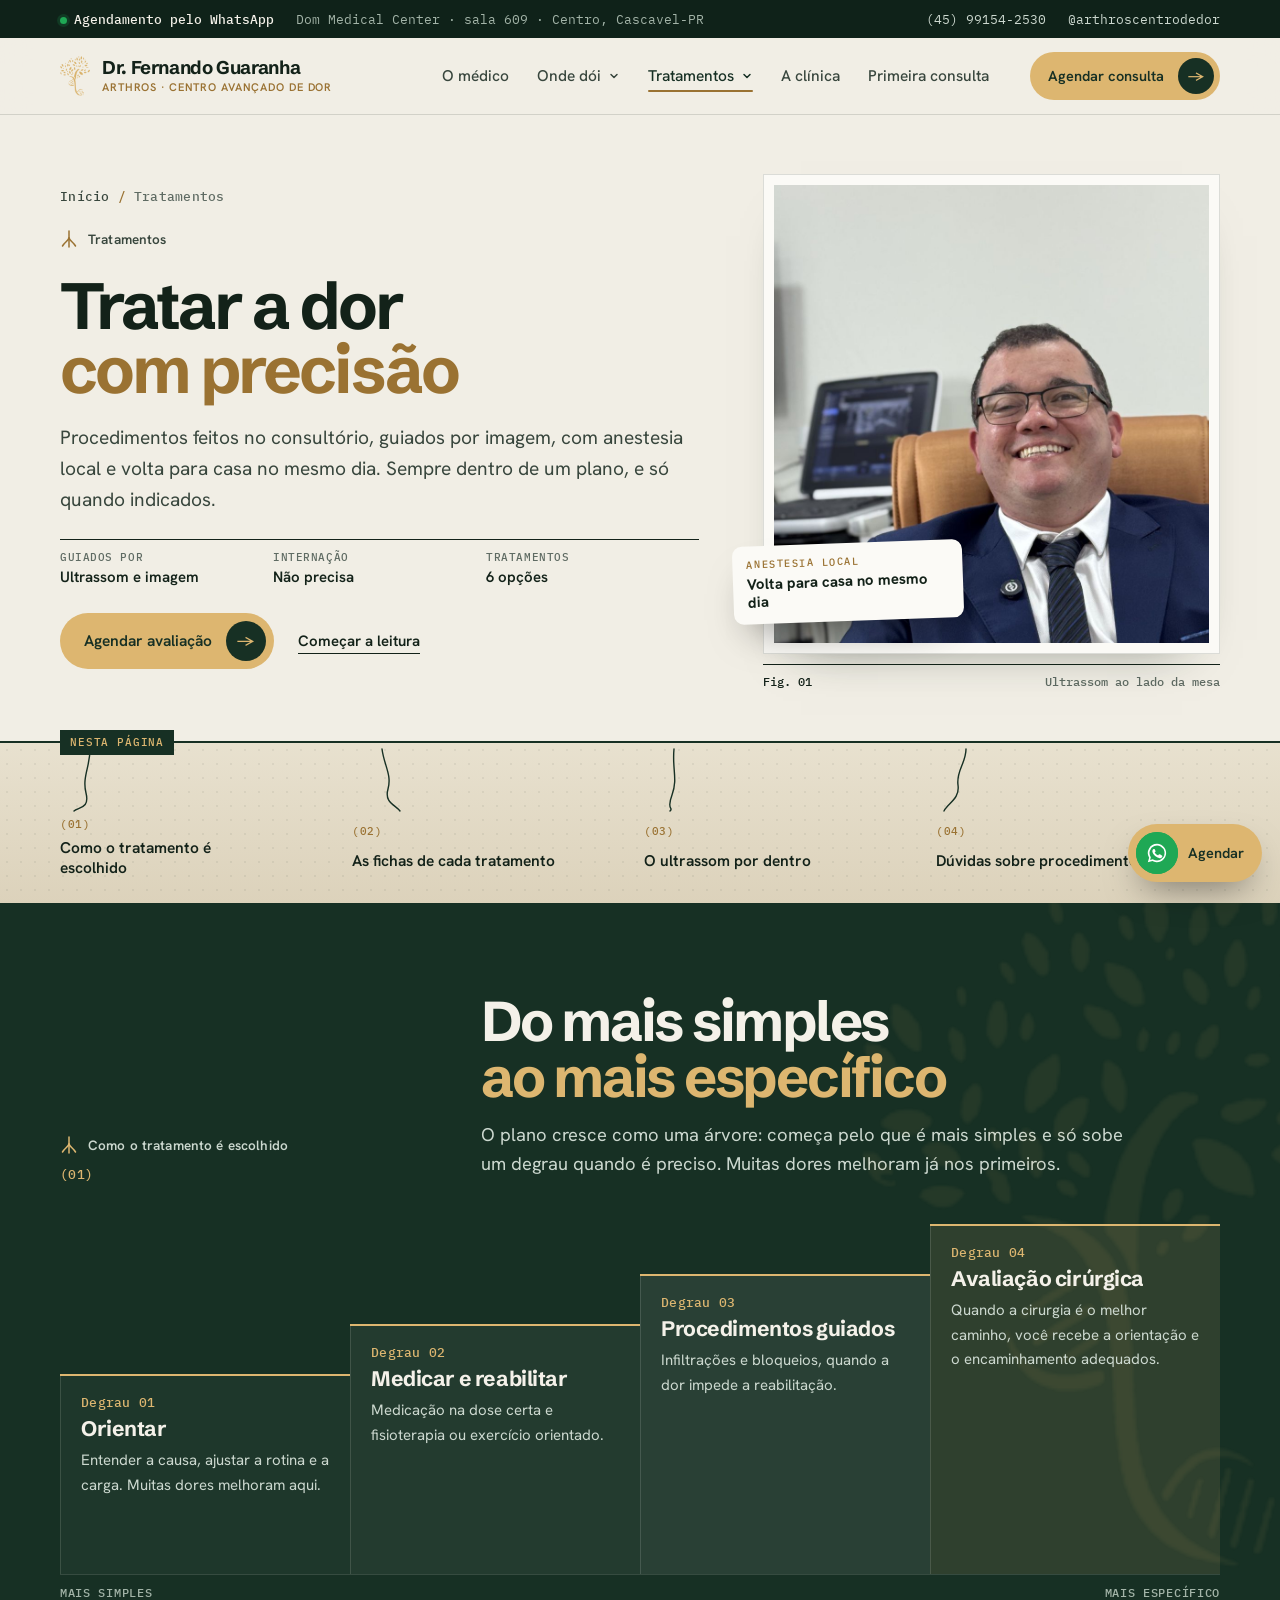
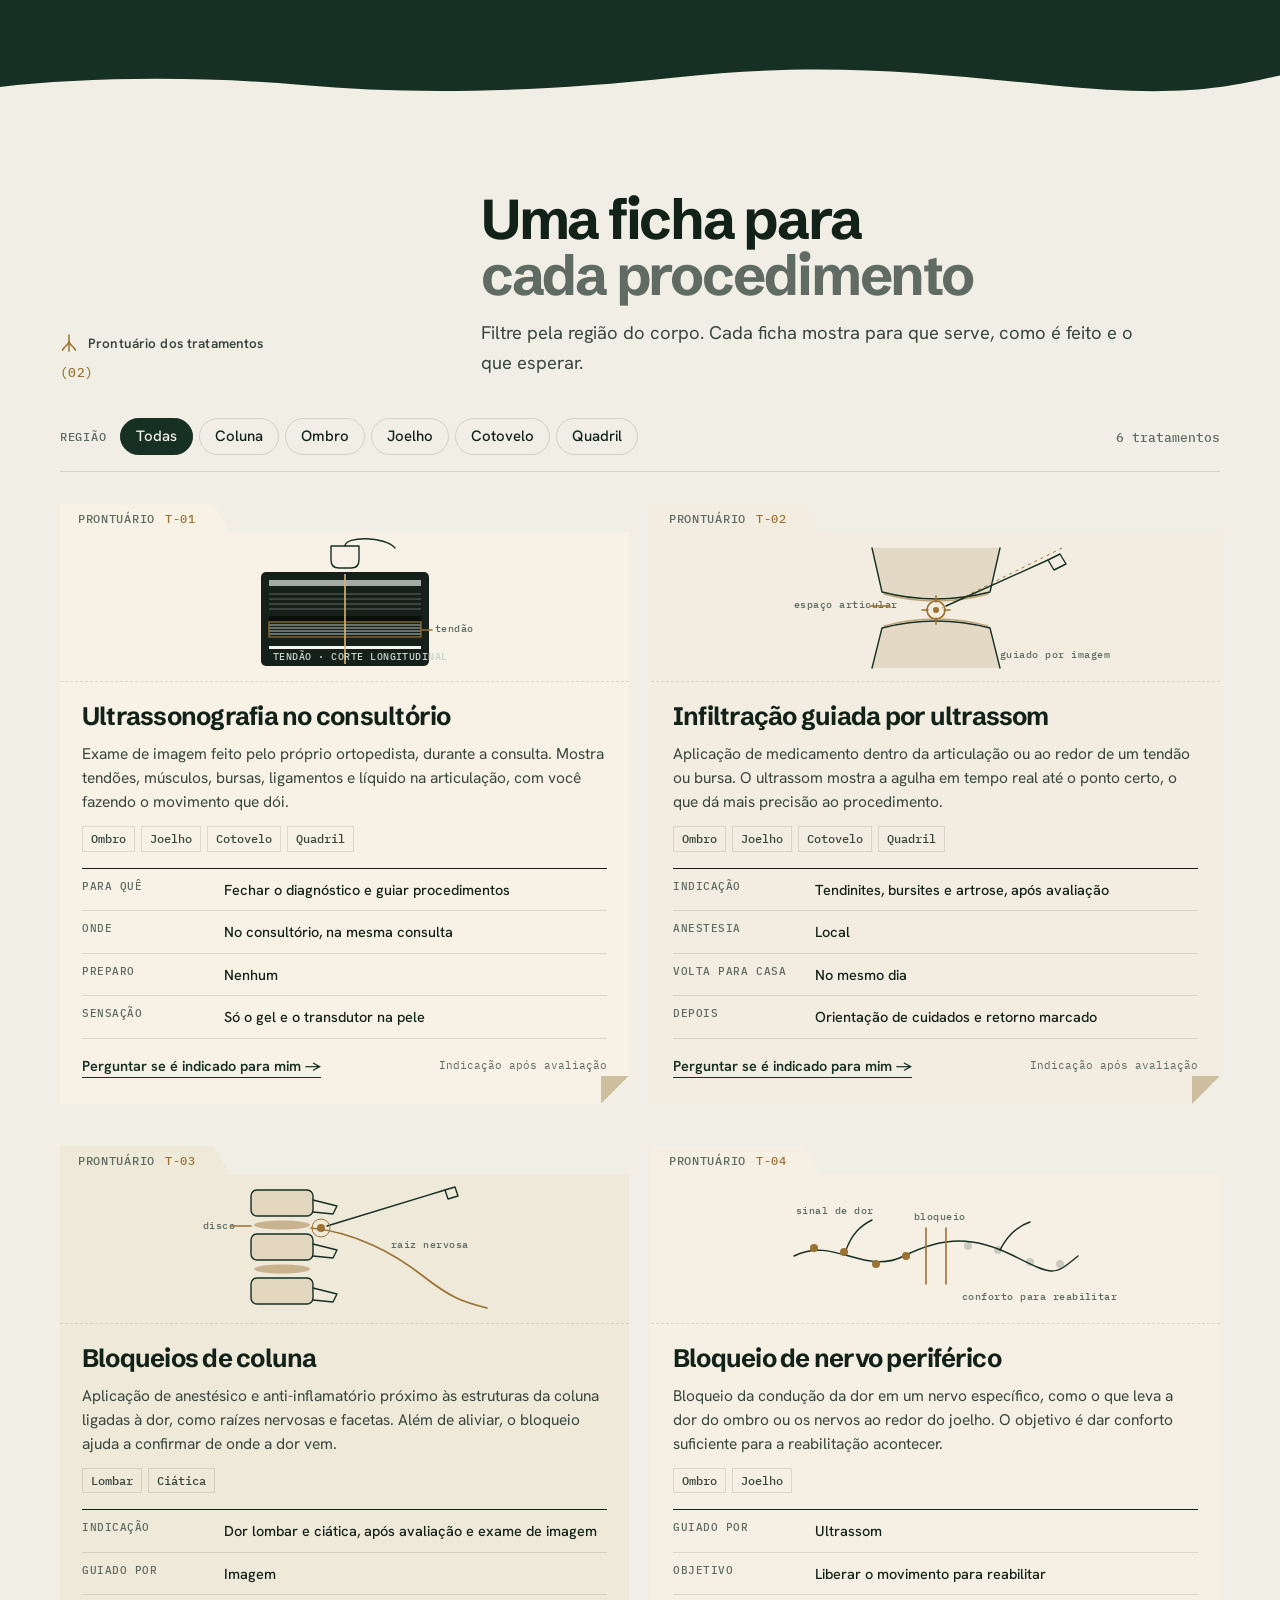
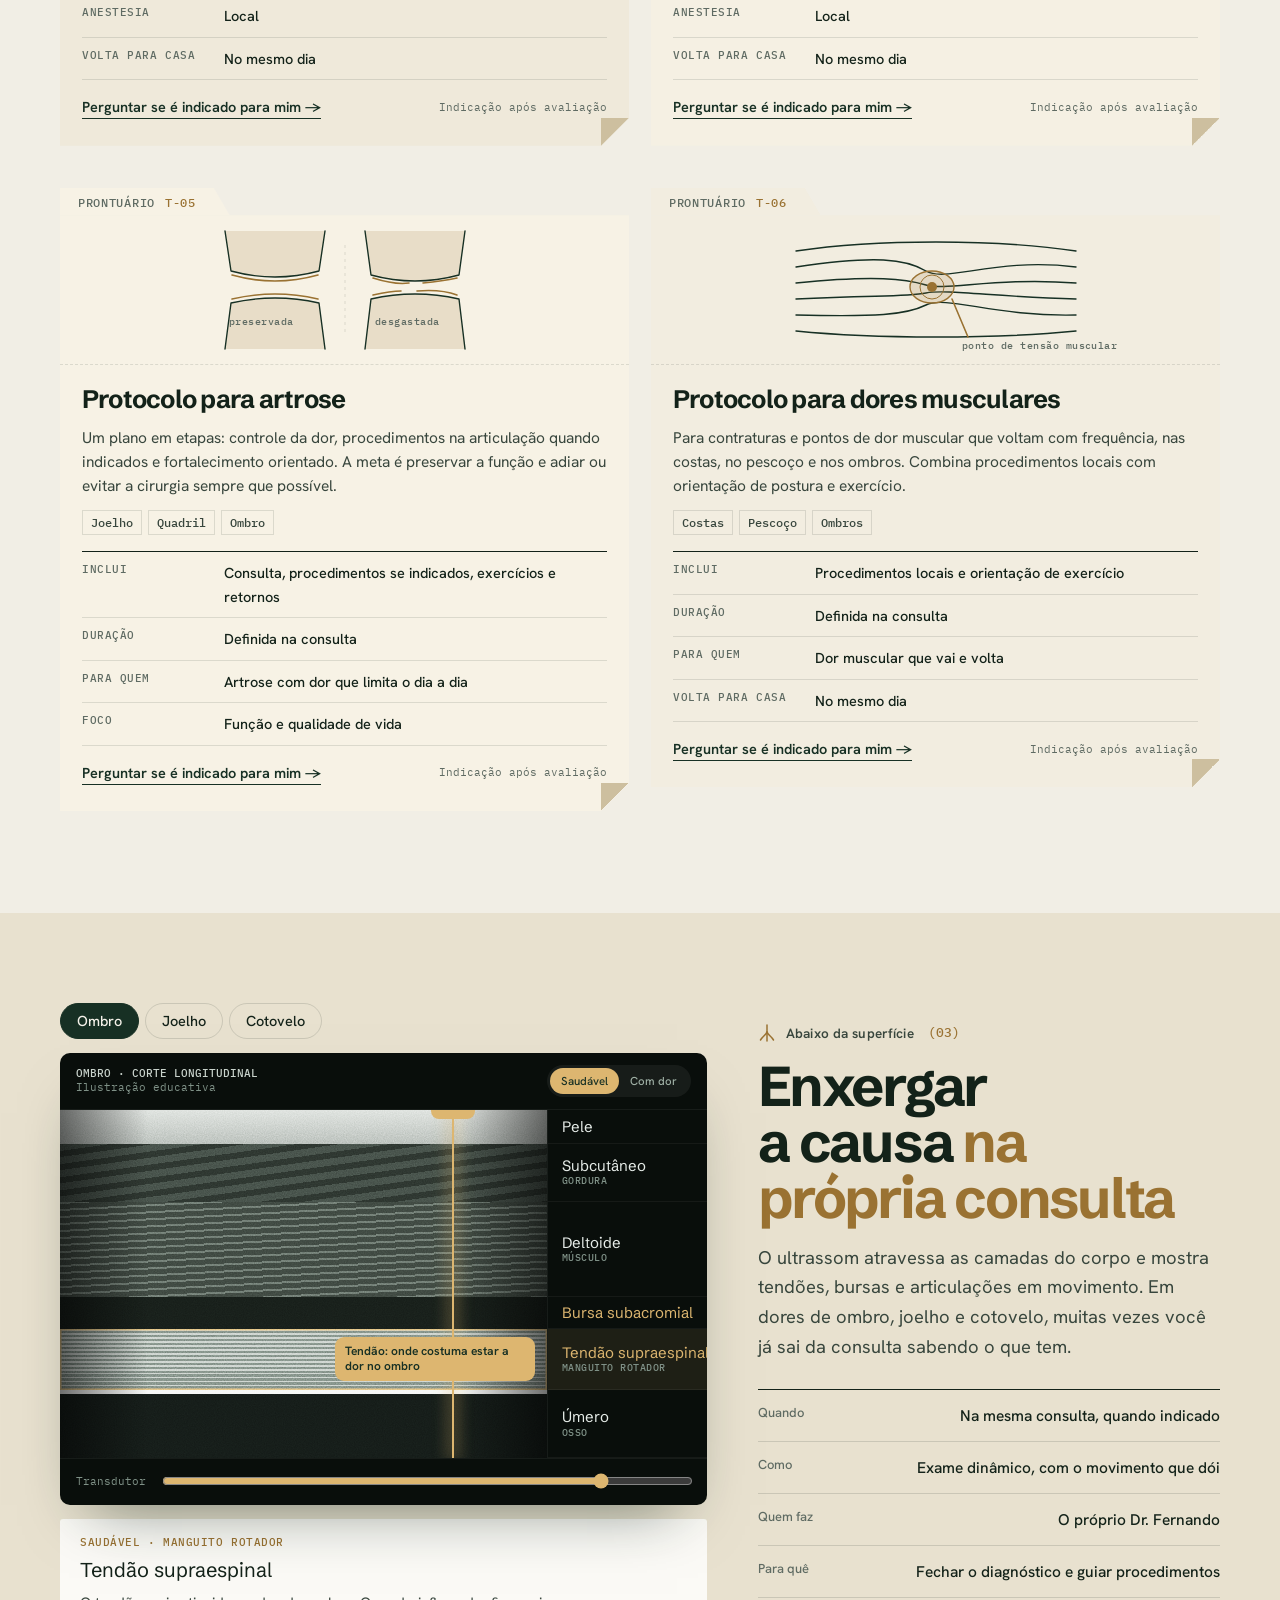
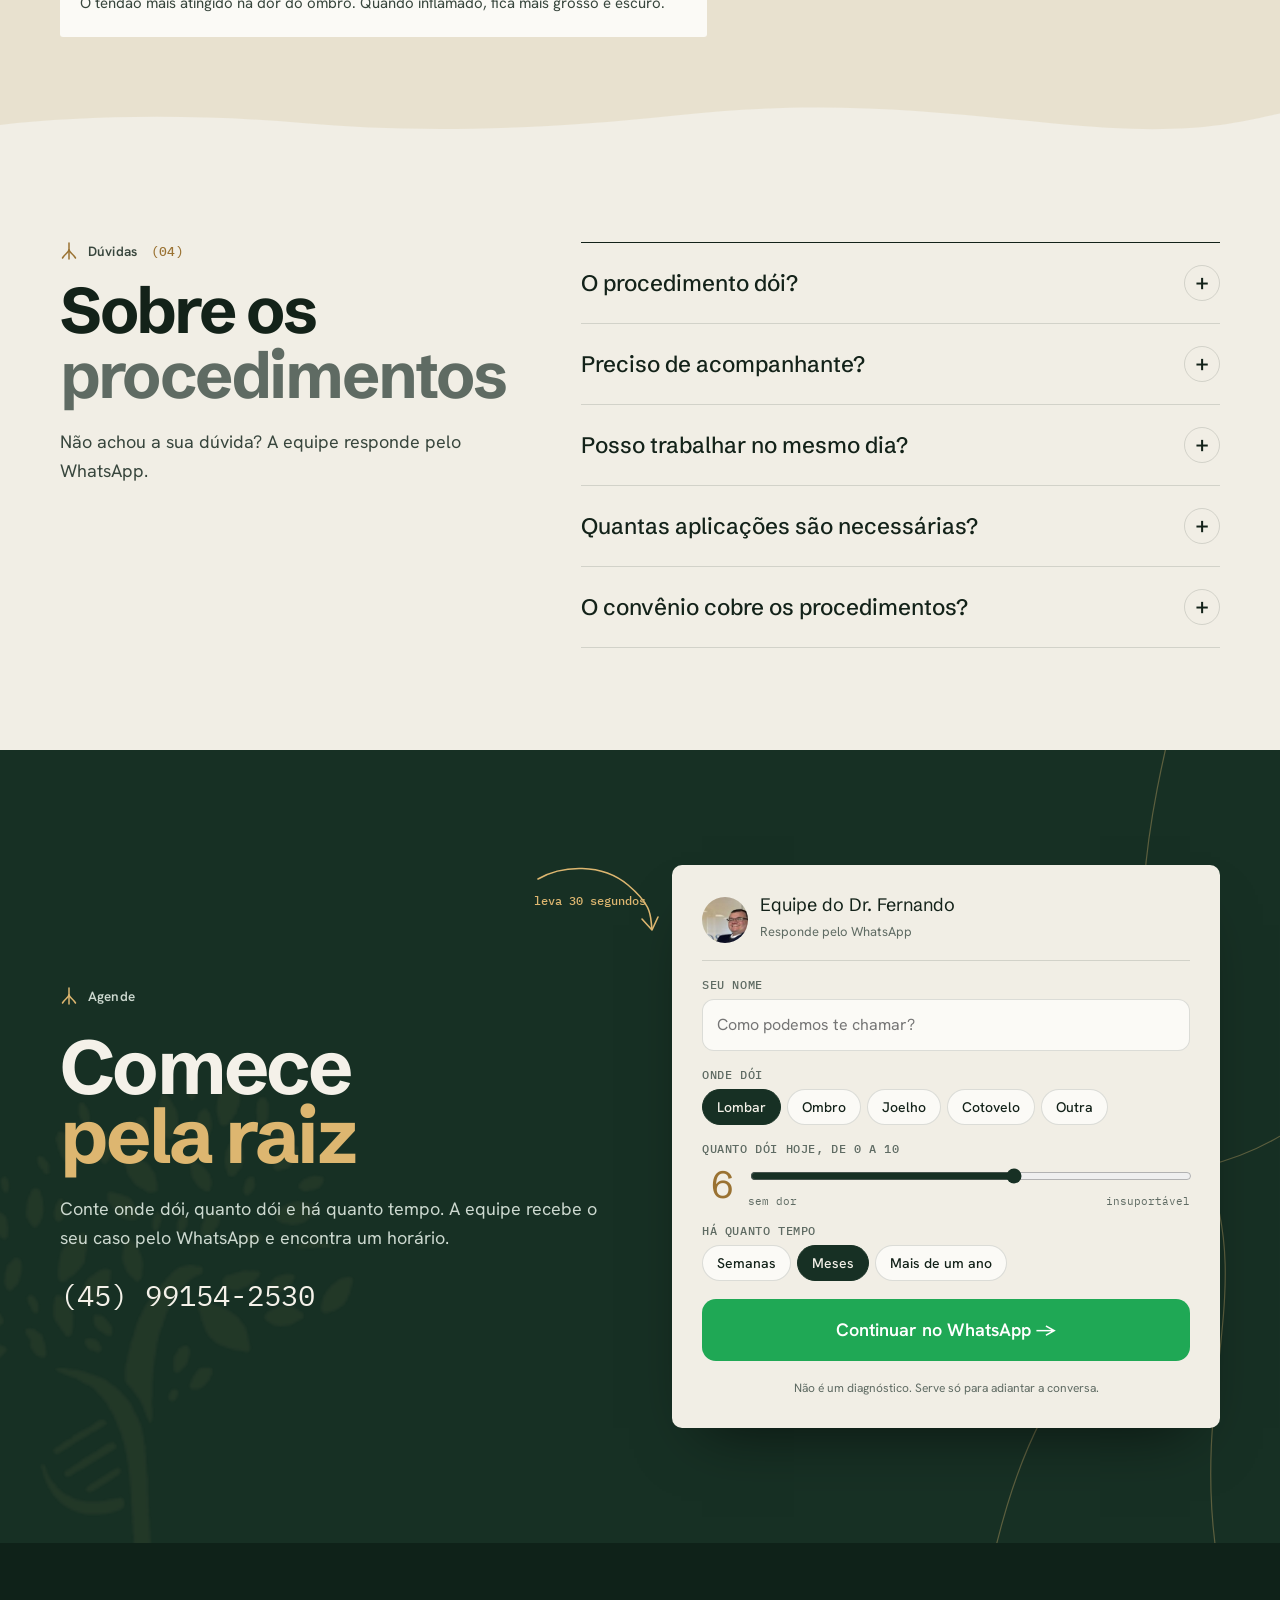
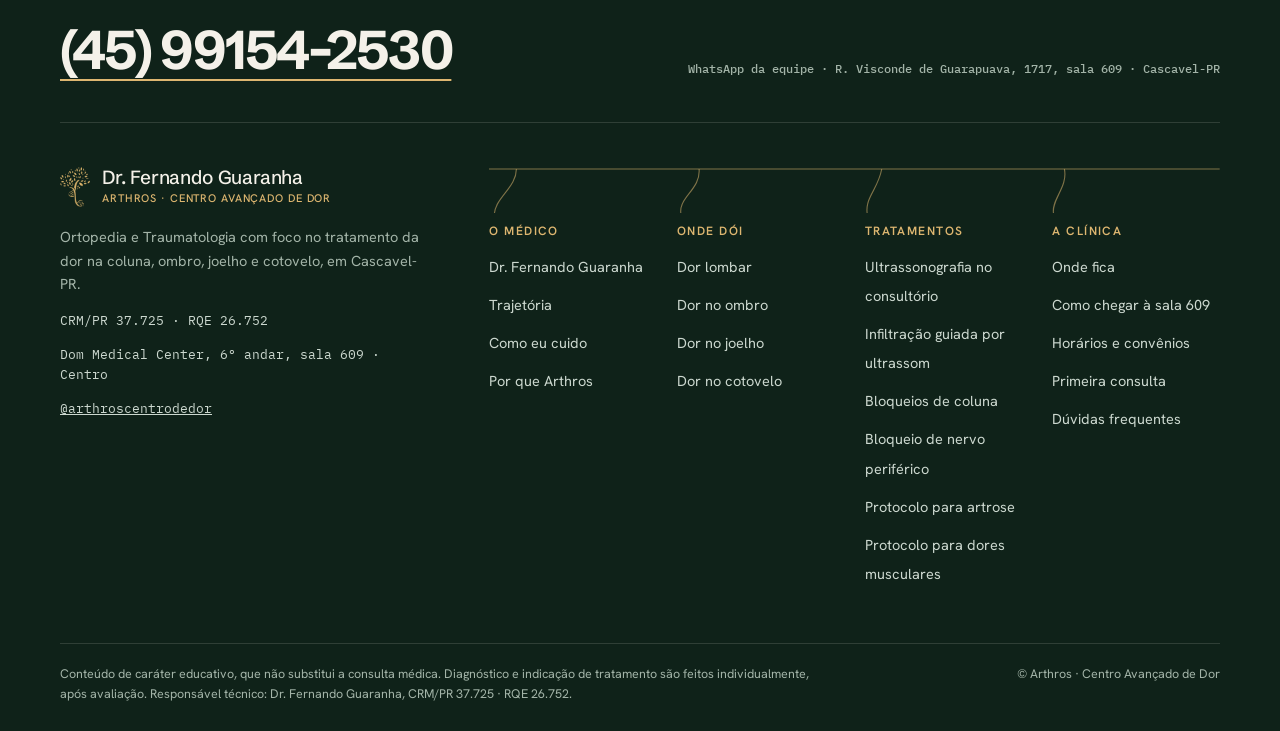
<file: tratamentos.html>
<!doctype html>
<html lang="pt-BR">
<head>
<meta charset="utf-8">
<meta name="viewport" content="width=device-width, initial-scale=1">
<title>Tratamentos para dor em Cascavel · Infiltração, bloqueios e ultrassom · Arthros</title>
<meta name="description" content="Infiltração guiada por ultrassom, bloqueios de coluna, bloqueio de nervo e protocolo para artrose em Cascavel. Procedimentos no consultório, sem internação, quando indicados.">
<meta name="robots" content="index,follow,max-image-preview:large">
<meta name="author" content="Dr. Fernando Guaranha">
<meta name="geo.region" content="BR-PR">
<meta name="geo.placename" content="Cascavel">
<meta name="geo.position" content="-24.9569452;-53.4633422">
<meta name="ICBM" content="-24.9569452, -53.4633422">
<meta name="theme-color" content="#173024">
<link rel="canonical" href="https://SEU-DOMINIO.com.br/tratamentos.html">
<link rel="icon" type="image/png" href="img/arthros_gold.png">
<meta property="og:type" content="website">
<meta property="og:locale" content="pt_BR">
<meta property="og:site_name" content="Dr. Fernando Guaranha · Arthros">
<meta property="og:title" content="Tratamentos para dor em Cascavel · Infiltração, bloqueios e ultrassom · Arthros">
<meta property="og:description" content="Infiltração guiada por ultrassom, bloqueios de coluna, bloqueio de nervo e protocolo para artrose em Cascavel. Procedimentos no consultório, sem internação, quando indicados.">
<meta property="og:url" content="https://SEU-DOMINIO.com.br/tratamentos.html">
<meta property="og:image" content="https://SEU-DOMINIO.com.br/img/og.jpg">
<meta name="twitter:card" content="summary_large_image">
<script type="application/ld+json">{"@context": "https://schema.org", "@type": "FAQPage", "mainEntity": [{"@type": "Question", "name": "O procedimento dói?", "acceptedAnswer": {"@type": "Answer", "text": "Os procedimentos são feitos com anestesia local e agulha fina, guiados por imagem. A maioria das pessoas descreve um desconforto rápido, e cada etapa é explicada antes de começar."}}, {"@type": "Question", "name": "Preciso de acompanhante?", "acceptedAnswer": {"@type": "Answer", "text": "Depende do procedimento. A equipe orienta na hora do agendamento se é recomendado vir acompanhado."}}, {"@type": "Question", "name": "Posso trabalhar no mesmo dia?", "acceptedAnswer": {"@type": "Answer", "text": "Depende do procedimento e do tipo de trabalho. A orientação de cuidados é dada no dia."}}, {"@type": "Question", "name": "Quantas aplicações são necessárias?", "acceptedAnswer": {"@type": "Answer", "text": "Depende da causa e da resposta ao tratamento. Por isso todo procedimento vem dentro de um plano, com retorno marcado."}}, {"@type": "Question", "name": "O convênio cobre os procedimentos?", "acceptedAnswer": {"@type": "Answer", "text": "A cobertura varia conforme o convênio e o procedimento. A equipe confirma pelo WhatsApp antes do agendamento."}}]}</script>
<script type="application/ld+json">{"@context": "https://schema.org", "@type": "BreadcrumbList", "itemListElement": [{"@type": "ListItem", "position": 1, "name": "Início", "item": "https://SEU-DOMINIO.com.br/"}, {"@type": "ListItem", "position": 2, "name": "Tratamentos", "item": "https://SEU-DOMINIO.com.br/tratamentos.html"}]}</script>
<script type="application/ld+json">{"@context": "https://schema.org", "@type": "MedicalWebPage", "name": "Tratamentos para dor em Cascavel", "url": "https://SEU-DOMINIO.com.br/tratamentos.html", "about": [{"@type": "MedicalProcedure", "name": "Ultrassonografia no consultório"}, {"@type": "MedicalProcedure", "name": "Infiltração guiada por ultrassom"}, {"@type": "MedicalProcedure", "name": "Bloqueios de coluna"}, {"@type": "MedicalProcedure", "name": "Bloqueio de nervo periférico"}, {"@type": "MedicalProcedure", "name": "Protocolo para artrose"}, {"@type": "MedicalProcedure", "name": "Protocolo para dores musculares"}]}</script>
<link rel="preconnect" href="https://fonts.googleapis.com">
<link rel="preconnect" href="https://fonts.gstatic.com" crossorigin>
<link rel="stylesheet" href="https://fonts.googleapis.com/css2?family=Schibsted+Grotesk:wght@400..900&family=Hanken+Grotesk:wght@400;500;600;700&family=IBM+Plex+Mono:wght@400;500&display=swap">
<link rel="stylesheet" href="assets/site.css">
</head>
<body>
<a class="sr" href="#conteudo">Pular para o conteúdo</a>
<div class="tb"><div class="wrap">
  <div class="tb__l"><span><span class="dot" aria-hidden="true"></span><b>Agendamento pelo WhatsApp</b></span><span>Dom Medical Center · sala 609 · Centro, Cascavel-PR</span></div>
  <div class="tb__r"><a class="js-wa" href="https://wa.me/5545991542530" target="_blank" rel="noopener">(45) 99154-2530</a><a class="ig" href="https://www.instagram.com/arthroscentrodedor/" target="_blank" rel="noopener">@arthroscentrodedor</a></div>
</div></div>
<header class="mh" id="hdr">
  <div class="wrap mh__in">
    <a class="logo" href="index.html" aria-label="Dr. Fernando Guaranha, página inicial"><img src="img/arthros_gold.png" alt="" width="30" height="40"><span><b>Dr. Fernando Guaranha</b><small>Arthros · Centro Avançado de Dor</small></span></a>
    <nav class="mnav" aria-label="Principal">
      <a href="sobre.html">O médico</a>
      <div class="dd"><button type="button" aria-expanded="false" aria-haspopup="true">Onde dói <svg width="12" height="12" viewBox="0 0 12 12" fill="none" aria-hidden="true"><path d="M3 4.5l3 3 3-3" stroke="currentColor" stroke-width="1.5" stroke-linecap="round" stroke-linejoin="round"/></svg></button>
        <div class="mega mega--body" data-bodyscope><div class="wrap mega__in">
          <div><div class="body" style="max-width:210px"><svg viewBox="0 0 200 420" role="img" aria-label="Mapa do corpo: toque na região que dói"><circle class="sil" cx="100" cy="36" r="22"/>
<rect class="sil" x="91" y="54" width="18" height="16" rx="5"/>
<path class="sil" d="M64 74 Q100 64 136 74 Q151 79 153 96 L147 170 Q145 200 139 214 L61 214 Q55 200 53 170 L47 96 Q49 79 64 74 Z"/>
<path class="sil" d="M151 82 Q167 89 169 112 L173 170 Q175 196 179 226 Q181 239 172 241 Q165 241 164 229 L156 176 L150 128 Z"/>
<path class="sil" d="M49 82 Q33 89 31 112 L27 170 Q25 196 21 226 Q19 239 28 241 Q35 241 36 229 L44 176 L50 128 Z"/>
<path class="sil" d="M101 212 L139 212 Q141 262 135 300 Q133 330 131 360 L129 400 Q129 411 119 411 L111 411 Q106 409 108 398 L110 360 Q106 330 104 300 Z"/>
<path class="sil" d="M99 212 L61 212 Q59 262 65 300 Q67 330 69 360 L71 400 Q71 411 81 411 L89 411 Q94 409 92 398 L90 360 Q94 330 96 300 Z"/>
<path class="spine" d="M100 78 L100 210"/><g class="hp" data-k="ombro" data-href="dor-no-ombro.html" tabindex="0" role="link" aria-label="Ombro" transform="translate(142 90)"><circle class="o" r="16"/><circle class="i" r="7"/><text x="18" y="4">Ombro</text></g><g class="hp" data-k="cotovelo" data-href="dor-no-cotovelo.html" tabindex="0" role="link" aria-label="Cotovelo" transform="translate(167 160)"><circle class="o" r="16"/><circle class="i" r="7"/><text x="14" y="4">Cotovelo</text></g><g class="hp" data-k="lombar" data-href="dor-lombar.html" tabindex="0" role="link" aria-label="Lombar" transform="translate(100 192)"><circle class="o" r="16"/><circle class="i" r="7"/><text x="-64" y="4">Lombar</text></g><g class="hp" data-k="joelho" data-href="dor-no-joelho.html" tabindex="0" role="link" aria-label="Joelho" transform="translate(121 318)"><circle class="o" r="16"/><circle class="i" r="7"/><text x="16" y="4">Joelho</text></g></svg></div></div>
          <div><div class="mega__k"><span class="gl"><svg viewBox="0 0 18 18" aria-hidden="true"><path d="M9 1v7"/><path d="M9 8c-1 3-4 4-6.5 8"/><path d="M9 8c1 3 4 4 6.5 8"/><path d="M9 9v8"/></svg>Toque na região ou escolha abaixo</span></div><div class="mlist"><a class="mitem" data-k="lombar" href="dor-lombar.html"><span class="ix">(01)</span><b>Dor lombar</b><i>→</i><span class="d">Trava ao levantar, dor que desce pela perna, ciática.</span></a><a class="mitem" data-k="ombro" href="dor-no-ombro.html"><span class="ix">(02)</span><b>Dor no ombro</b><i>→</i><span class="d">Dor que acorda à noite, dificuldade para levantar o braço.</span></a><a class="mitem" data-k="joelho" href="dor-no-joelho.html"><span class="ix">(03)</span><b>Dor no joelho</b><i>→</i><span class="d">Dor na escada, inchaço, rigidez e artrose.</span></a><a class="mitem" data-k="cotovelo" href="dor-no-cotovelo.html"><span class="ix">(04)</span><b>Dor no cotovelo</b><i>→</i><span class="d">Dor para segurar objetos, cotovelo de tenista.</span></a></div></div>
          <div class="mcard"><img class="tree" src="img/arthros_gold.png" alt=""><b>Não sabe de onde vem a dor?</b><p>Monte a ficha da sua dor em 1 minuto e mande para a equipe antes da consulta.</p><a href="primeira-consulta.html#ficha">Preparar a minha ficha →</a></div>
        </div></div></div>
      <div class="dd"><button type="button" aria-expanded="false" aria-haspopup="true" aria-current="page">Tratamentos <svg width="12" height="12" viewBox="0 0 12 12" fill="none" aria-hidden="true"><path d="M3 4.5l3 3 3-3" stroke="currentColor" stroke-width="1.5" stroke-linecap="round" stroke-linejoin="round"/></svg></button>
        <div class="mega mega--tr"><div class="wrap mega__in">
          <div><div class="mega__k"><span class="gl"><svg viewBox="0 0 18 18" aria-hidden="true"><path d="M9 1v7"/><path d="M9 8c-1 3-4 4-6.5 8"/><path d="M9 8c1 3 4 4 6.5 8"/><path d="M9 9v8"/></svg>Feitos no consultório, sem internação, quando indicados</span></div><div class="mlist"><a href="tratamentos.html#ultrassom"><span class="ix">(01)</span><b>Ultrassonografia no consultório</b><i>→</i></a><a href="tratamentos.html#infiltracao"><span class="ix">(02)</span><b>Infiltração guiada por ultrassom</b><i>→</i></a><a href="tratamentos.html#bloqueios"><span class="ix">(03)</span><b>Bloqueios de coluna</b><i>→</i></a><a href="tratamentos.html#bloqueio-nervo"><span class="ix">(04)</span><b>Bloqueio de nervo periférico</b><i>→</i></a><a href="tratamentos.html#artrose"><span class="ix">(05)</span><b>Protocolo para artrose</b><i>→</i></a><a href="tratamentos.html#muscular"><span class="ix">(06)</span><b>Protocolo para dores musculares</b><i>→</i></a></div></div>
          <div class="mcard"><img class="tree" src="img/arthros_gold.png" alt=""><b>Do mais simples ao mais específico</b><p>Nem todo paciente precisa de procedimento. Veja como o plano é decidido.</p><a href="tratamentos.html#escada">Como o tratamento é escolhido →</a></div>
        </div></div></div>
      <a href="clinica.html">A clínica</a>
      <a href="primeira-consulta.html">Primeira consulta</a>
    </nav>
    <a class="btn btn--gold js-wa" href="https://wa.me/5545991542530" target="_blank" rel="noopener"><span>Agendar consulta</span><i aria-hidden="true">→</i></a>
    <button class="burger" id="burger" type="button" aria-label="Abrir menu" aria-expanded="false" aria-controls="drawer"><span></span></button>
  </div>
</header>
<div class="drawer" id="drawer" aria-label="Menu">
  <div class="drawer__top"><a class="logo" href="index.html"><img src="img/arthros_gold.png" alt="" width="24" height="32"><span><b>Dr. Fernando Guaranha</b><small>Arthros · Centro Avançado de Dor</small></span></a><button class="drawer__x" id="drawerX" type="button" aria-label="Fechar menu">×</button></div>
  <nav>
    <a href="index.html">Início <span>→</span></a>
    <a href="sobre.html">O médico <span>→</span></a>
    <details><summary>Onde dói <span>+</span></summary><div><a href="dor-lombar.html">Dor lombar</a><a href="dor-no-ombro.html">Dor no ombro</a><a href="dor-no-joelho.html">Dor no joelho</a><a href="dor-no-cotovelo.html">Dor no cotovelo</a></div></details>
    <details><summary>Tratamentos <span>+</span></summary><div><a href="tratamentos.html#ultrassom">Ultrassonografia no consultório</a><a href="tratamentos.html#infiltracao">Infiltração guiada por ultrassom</a><a href="tratamentos.html#bloqueios">Bloqueios de coluna</a><a href="tratamentos.html#bloqueio-nervo">Bloqueio de nervo periférico</a><a href="tratamentos.html#artrose">Protocolo para artrose</a><a href="tratamentos.html#muscular">Protocolo para dores musculares</a></div></details>
    <a href="clinica.html">A clínica <span>→</span></a>
    <a href="primeira-consulta.html">Primeira consulta <span>→</span></a>
  </nav>
  <div class="drawer__cta"><a class="btn btn--gold js-wa" href="https://wa.me/5545991542530" target="_blank" rel="noopener"><span>Agendar pelo WhatsApp</span><i aria-hidden="true">→</i></a><small>(45) 99154-2530 · Dom Medical Center, sala 609</small></div>
</div>
<main id="conteudo">
<section class="op">
  <div class="wrap op__grid">
    <div class="op__l"><nav class="crumb" aria-label="Você está em"><a href="index.html">Início</a> <span aria-hidden="true">/</span> <span aria-current="page">Tratamentos</span></nav><p style="margin:24px 0 0"><span class="gl"><svg viewBox="0 0 18 18" aria-hidden="true"><path d="M9 1v7"/><path d="M9 8c-1 3-4 4-6.5 8"/><path d="M9 8c1 3 4 4 6.5 8"/><path d="M9 9v8"/></svg>Tratamentos</span></p><h1>Tratar a dor<span class="b">com precisão</span></h1><p class="op__lead">Procedimentos feitos no consultório, guiados por imagem, com anestesia local e volta para casa no mesmo dia. Sempre dentro de um plano, e só quando indicados.</p><dl class="op__meta"><div><dt>Guiados por</dt><dd>Ultrassom e imagem</dd></div><div><dt>Internação</dt><dd>Não precisa</dd></div><div><dt>Tratamentos</dt><dd>6 opções</dd></div></dl><div class="op__cta"><a class="btn btn--gold js-wa" href="https://wa.me/5545991542530" target="_blank" rel="noopener" data-msg="Olá! Vim pelo site e gostaria de saber qual tratamento é indicado para a minha dor."><span>Agendar avaliação</span><i aria-hidden="true">→</i></a><a class="lnk" href="#escada">Começar a leitura</a></div></div>
    <div class="op__fig"><figure class="atlas" style="margin:0"><div class="atlas__f"><img src="img/consultorio.jpg" alt="Dr. Fernando no consultório, com o aparelho de ultrassom ao lado" width="1000" height="1050" fetchpriority="high" style="object-position:18% 40%"></div><figcaption><b>Fig. 01</b><span>Ultrassom ao lado da mesa</span></figcaption></figure><div class="fl fl--chip"><small>Anestesia local</small><b>Volta para casa no mesmo dia</b></div></div>
  </div>
  <div class="soil"><span class="soil__lbl">Nesta página</span><div class="wrap"><nav class="rtoc" style="--n:4" aria-label="Nesta página"><a href="#escada"><svg viewBox="0 0 60 62" aria-hidden="true"><path d="M30 0 C 30 18, 22 28, 26 44 S 18 58, 14 62"/></svg><small>(01)</small><b>Como o tratamento é escolhido</b></a><a href="#fichas"><svg viewBox="0 0 60 62" aria-hidden="true"><path d="M30 0 C 32 16, 40 26, 36 40 S 44 56, 48 62"/></svg><small>(02)</small><b>As fichas de cada tratamento</b></a><a href="#ultrassom-na-consulta"><svg viewBox="0 0 60 62" aria-hidden="true"><path d="M30 0 C 28 20, 34 30, 28 46 S 30 58, 26 62"/></svg><small>(03)</small><b>O ultrassom por dentro</b></a><a href="#duvidas"><svg viewBox="0 0 60 62" aria-hidden="true"><path d="M30 0 C 30 14, 20 22, 22 36 S 12 54, 8 62"/></svg><small>(04)</small><b>Dúvidas sobre procedimentos</b></a></nav></div></div>
</section>

  <section class="dark pv st-sec" id="escada" aria-labelledby="esc-t" style="background:var(--forest);overflow:hidden">
    <img class="tree-bg" src="img/arthros_gold.png" alt="" aria-hidden="true" style="right:-100px;top:-40px;width:520px">
    <div class="wrap">
      <div class="split" style="margin-bottom:clamp(28px,4vw,44px);align-items:end">
        <div class="split__l"><span class="gl"><svg viewBox="0 0 18 18" aria-hidden="true"><path d="M9 1v7"/><path d="M9 8c-1 3-4 4-6.5 8"/><path d="M9 8c1 3 4 4 6.5 8"/><path d="M9 9v8"/></svg>Como o tratamento é escolhido</span><span class="ix">(01)</span></div>
        <div><h2 id="esc-t" class="hl2">Do mais simples <em>ao mais específico</em></h2><p class="lead2" style="margin-top:16px">O plano cresce como uma árvore: começa pelo que é mais simples e só sobe um degrau quando é preciso. Muitas dores melhoram já nos primeiros.</p></div>
      </div>
      <div class="ladder">
        <div class="rung"><span class="ix">Degrau 01</span><b>Orientar</b><p>Entender a causa, ajustar a rotina e a carga. Muitas dores melhoram aqui.</p></div>
        <div class="rung"><span class="ix">Degrau 02</span><b>Medicar e reabilitar</b><p>Medicação na dose certa e fisioterapia ou exercício orientado.</p></div>
        <div class="rung"><span class="ix">Degrau 03</span><b>Procedimentos guiados</b><p>Infiltrações e bloqueios, quando a dor impede a reabilitação.</p></div>
        <div class="rung"><span class="ix">Degrau 04</span><b>Avaliação cirúrgica</b><p>Quando a cirurgia é o melhor caminho, você recebe a orientação e o encaminhamento adequados.</p></div>
        <div class="ladder__base"><span>Mais simples</span><span>Mais específico</span></div>
      </div>
    </div>
    <svg class="edge" viewBox="0 0 1440 40" preserveAspectRatio="none" aria-hidden="true"><path d="M0 40 L0 24 C 90 14, 220 12, 340 22 S 600 30, 760 14 S 1030 8, 1180 22 S 1380 24, 1440 12 L1440 40 Z" fill="var(--cream)"/></svg>
  </section>
  <section class="pv" id="fichas" aria-labelledby="fi-t">
    <div class="wrap">
      <div class="split" style="margin-bottom:clamp(24px,4vw,40px);align-items:end">
        <div class="split__l"><span class="gl"><svg viewBox="0 0 18 18" aria-hidden="true"><path d="M9 1v7"/><path d="M9 8c-1 3-4 4-6.5 8"/><path d="M9 8c1 3 4 4 6.5 8"/><path d="M9 9v8"/></svg>Prontuário dos tratamentos</span><span class="ix">(02)</span></div>
        <div><h2 id="fi-t" class="hl2 tt">Uma ficha para<span class="b">cada procedimento</span></h2><p class="lead2" style="margin-top:16px">Filtre pela região do corpo. Cada ficha mostra para que serve, como é feito e o que esperar.</p></div>
      </div>
      <div class="tfilter" id="tfilter" role="group" aria-label="Filtrar por região"><span>Região</span><button type="button" data-f="todas" aria-pressed="false">Todas</button><button type="button" data-f="coluna" aria-pressed="false">Coluna</button><button type="button" data-f="ombro" aria-pressed="false">Ombro</button><button type="button" data-f="joelho" aria-pressed="false">Joelho</button><button type="button" data-f="cotovelo" aria-pressed="false">Cotovelo</button><button type="button" data-f="quadril" aria-pressed="false">Quadril</button><output aria-live="polite"></output></div>
      <div class="fold-grid"><article class="fold" id="ultrassom" data-regs="ombro joelho cotovelo quadril">
        <div class="fold__tab">Prontuário <b>T-01</b></div>
        <div class="fold__b"><div class="fold__ui"><svg class="mi" viewBox="0 0 300 130" aria-hidden="true">
<path class="s" d="M136 4 h28 v14 q0 8 -8 8 h-12 q-8 0 -8 -8 z"/><path class="s" d="M150 4 C 150 -6, 190 -6, 200 6"/>
<rect x="66" y="30" width="168" height="94" rx="5" class="dk"/>
<rect x="74" y="38" width="152" height="6" fill="#C9CFC9" opacity=".8"/>
<g stroke="#5E6861" stroke-width="1.2"><path d="M74 52 H226"/><path d="M74 57 H226"/><path d="M74 62 H226"/><path d="M74 67 H226"/></g>
<rect x="74" y="74" width="152" height="5" fill="#0A0E0C"/>
<g stroke="#B9C2BB" stroke-width="1"><path d="M74 83 H226"/><path d="M74 86 H226"/><path d="M74 89 H226"/><path d="M74 92 H226"/></g>
<rect x="74" y="80" width="152" height="15" fill="none" stroke="var(--gold-2)" stroke-width="1.2"/>
<rect x="74" y="104" width="152" height="3" fill="#F4F6F4"/>
<path d="M150 32 V122" stroke="var(--gold)" stroke-width="1.6"/>
<text class="tw" x="78" y="118">TENDÃO · CORTE LONGITUDINAL</text>
<text class="t" x="240" y="90">tendão</text><path class="g" d="M227 88 H237"/>
</svg></div>
        <div class="fold__in"><h3>Ultrassonografia no consultório</h3><p>Exame de imagem feito pelo próprio ortopedista, durante a consulta. Mostra tendões, músculos, bursas, ligamentos e líquido na articulação, com você fazendo o movimento que dói.</p><div class="fold__regs"><span>Ombro</span><span>Joelho</span><span>Cotovelo</span><span>Quadril</span></div><dl><div><dt>Para quê</dt><dd>Fechar o diagnóstico e guiar procedimentos</dd></div><div><dt>Onde</dt><dd>No consultório, na mesma consulta</dd></div><div><dt>Preparo</dt><dd>Nenhum</dd></div><div><dt>Sensação</dt><dd>Só o gel e o transdutor na pele</dd></div></dl>
        <div class="fold__f"><a class="js-wa" data-msg="Olá! Vim pelo site e gostaria de saber se o tratamento &quot;Ultrassonografia no consultório&quot; é indicado para o meu caso." href="https://wa.me/5545991542530" target="_blank" rel="noopener">Perguntar se é indicado para mim →</a><small>Indicação após avaliação</small></div></div></div>
      </article><article class="fold" id="infiltracao" data-regs="ombro joelho cotovelo quadril">
        <div class="fold__tab">Prontuário <b>T-02</b></div>
        <div class="fold__b"><div class="fold__ui"><svg class="mi" viewBox="0 0 300 130" aria-hidden="true">
<path class="s lt" d="M86 6 L96 50 Q150 64 204 50 L214 6"/>
<path class="s lt" d="M86 126 L96 86 Q150 72 204 86 L214 126"/>
<path class="g" d="M98 52 Q150 66 202 52" stroke-width="3" opacity=".6"/><path class="g" d="M98 84 Q150 70 202 84" stroke-width="3" opacity=".6"/>
<path d="M276 6 L156 66" stroke="var(--gold-2)" stroke-width="1" stroke-dasharray="3 4"/>
<path class="s" d="M262 18 L160 64" stroke-width="2.2"/><path class="s" d="M262 18 l12 -6 l6 10 l-12 6 z"/>
<circle cx="150" cy="68" r="9" class="g"/><path class="g" d="M150 54 v6 M150 76 v6 M136 68 h6 M158 68 h6"/>
<circle cx="150" cy="68" r="3" class="gf"/>
<circle cx="150" cy="68" r="9" fill="none" stroke="var(--gold-2)" class="pulse"/>
<text class="t" x="8" y="66">espaço articular</text><path class="g" d="M84 64 H104"/>
<text class="t" x="214" y="116">guiado por imagem</text>
</svg></div>
        <div class="fold__in"><h3>Infiltração guiada por ultrassom</h3><p>Aplicação de medicamento dentro da articulação ou ao redor de um tendão ou bursa. O ultrassom mostra a agulha em tempo real até o ponto certo, o que dá mais precisão ao procedimento.</p><div class="fold__regs"><span>Ombro</span><span>Joelho</span><span>Cotovelo</span><span>Quadril</span></div><dl><div><dt>Indicação</dt><dd>Tendinites, bursites e artrose, após avaliação</dd></div><div><dt>Anestesia</dt><dd>Local</dd></div><div><dt>Volta para casa</dt><dd>No mesmo dia</dd></div><div><dt>Depois</dt><dd>Orientação de cuidados e retorno marcado</dd></div></dl>
        <div class="fold__f"><a class="js-wa" data-msg="Olá! Vim pelo site e gostaria de saber se o tratamento &quot;Infiltração guiada por ultrassom&quot; é indicado para o meu caso." href="https://wa.me/5545991542530" target="_blank" rel="noopener">Perguntar se é indicado para mim →</a><small>Indicação após avaliação</small></div></div></div>
      </article><article class="fold" id="bloqueios" data-regs="coluna">
        <div class="fold__tab">Prontuário <b>T-03</b></div>
        <div class="fold__b"><div class="fold__ui"><svg class="mi" viewBox="0 0 300 130" aria-hidden="true">
<rect class="s lt" x="56" y="6" width="62" height="26" rx="6"/><rect class="s lt" x="56" y="50" width="62" height="26" rx="6"/><rect class="s lt" x="56" y="94" width="62" height="26" rx="6"/>
<ellipse cx="87" cy="41" rx="28" ry="4.5" class="gf" opacity=".45"/><ellipse cx="87" cy="85" rx="28" ry="4.5" class="gf" opacity=".45"/>
<path class="s" d="M118 16 L142 22 L138 30 L118 28"/><path class="s" d="M118 60 L142 66 L138 74 L118 72"/><path class="s" d="M118 104 L142 110 L138 118 L118 116"/>
<path class="g" d="M116 44 C 160 48, 200 70, 228 92 S 268 118, 292 124"/>
<path class="s" d="M250 6 L132 42" stroke-width="2"/><path class="s" d="M250 6 l10 -3 l3 9 l-10 3 z"/>
<circle cx="126" cy="44" r="4" class="gf"/><circle cx="126" cy="44" r="9" fill="none" stroke="var(--gold-2)" class="pulse"/>
<text class="t" x="196" y="64">raiz nervosa</text><text class="t" x="8" y="45">disco</text><path class="g" d="M36 42 H56"/>
</svg></div>
        <div class="fold__in"><h3>Bloqueios de coluna</h3><p>Aplicação de anestésico e anti-inflamatório próximo às estruturas da coluna ligadas à dor, como raízes nervosas e facetas. Além de aliviar, o bloqueio ajuda a confirmar de onde a dor vem.</p><div class="fold__regs"><span>Lombar</span><span>Ciática</span></div><dl><div><dt>Indicação</dt><dd>Dor lombar e ciática, após avaliação e exame de imagem</dd></div><div><dt>Guiado por</dt><dd>Imagem</dd></div><div><dt>Anestesia</dt><dd>Local</dd></div><div><dt>Volta para casa</dt><dd>No mesmo dia</dd></div></dl>
        <div class="fold__f"><a class="js-wa" data-msg="Olá! Vim pelo site e gostaria de saber se o tratamento &quot;Bloqueios de coluna&quot; é indicado para o meu caso." href="https://wa.me/5545991542530" target="_blank" rel="noopener">Perguntar se é indicado para mim →</a><small>Indicação após avaliação</small></div></div></div>
      </article><article class="fold" id="bloqueio-nervo" data-regs="ombro joelho">
        <div class="fold__tab">Prontuário <b>T-04</b></div>
        <div class="fold__b"><div class="fold__ui"><svg class="mi" viewBox="0 0 300 130" aria-hidden="true">
<path class="s" d="M8 72 C 48 52, 78 92, 118 72 S 188 52, 228 72 S 268 92, 292 72" stroke-width="2.2"/>
<path class="s" d="M60 66 C 66 50, 74 42, 86 36"/><path class="s" d="M214 66 C 222 50, 232 42, 244 38"/>
<path class="g" d="M140 44 v56 M160 44 v56" stroke-width="3"/>
<g class="gf"><circle cx="28" cy="64" r="4"/><circle cx="58" cy="68" r="4"/><circle cx="90" cy="80" r="4"/><circle cx="120" cy="72" r="4"/></g>
<g fill="rgba(19,34,25,.18)"><circle cx="182" cy="62" r="4"/><circle cx="212" cy="66" r="4"/><circle cx="244" cy="78" r="4"/><circle cx="274" cy="80" r="4"/></g>
<text class="t" x="10" y="30">sinal de dor</text><text class="t" x="128" y="36">bloqueio</text><text class="t" x="176" y="116">conforto para reabilitar</text>
</svg></div>
        <div class="fold__in"><h3>Bloqueio de nervo periférico</h3><p>Bloqueio da condução da dor em um nervo específico, como o que leva a dor do ombro ou os nervos ao redor do joelho. O objetivo é dar conforto suficiente para a reabilitação acontecer.</p><div class="fold__regs"><span>Ombro</span><span>Joelho</span></div><dl><div><dt>Guiado por</dt><dd>Ultrassom</dd></div><div><dt>Objetivo</dt><dd>Liberar o movimento para reabilitar</dd></div><div><dt>Anestesia</dt><dd>Local</dd></div><div><dt>Volta para casa</dt><dd>No mesmo dia</dd></div></dl>
        <div class="fold__f"><a class="js-wa" data-msg="Olá! Vim pelo site e gostaria de saber se o tratamento &quot;Bloqueio de nervo periférico&quot; é indicado para o meu caso." href="https://wa.me/5545991542530" target="_blank" rel="noopener">Perguntar se é indicado para mim →</a><small>Indicação após avaliação</small></div></div></div>
      </article><article class="fold" id="artrose" data-regs="joelho quadril ombro">
        <div class="fold__tab">Prontuário <b>T-05</b></div>
        <div class="fold__b"><div class="fold__ui"><svg class="mi" viewBox="0 0 300 130" aria-hidden="true">
<path class="s lt" d="M30 6 L36 46 Q80 58 124 46 L130 6"/><path class="g" d="M37 50 Q80 62 123 50" stroke-width="6"/>
<path class="g" d="M37 74 Q80 64 123 74" stroke-width="6"/><path class="s lt" d="M30 124 L36 78 Q80 68 124 78 L130 124"/>
<path class="s lt" d="M170 6 L176 50 Q220 62 264 50 L270 6"/><path class="g" d="M178 53 Q200 60 214 58 M228 58 Q248 56 262 53" stroke-width="2"/>
<path class="g" d="M178 70 Q196 66 206 66 M222 66 Q246 64 262 70" stroke-width="2"/><path class="s lt" d="M170 124 L176 74 Q220 64 264 74 L270 124"/>
<text class="t" x="34" y="100">preservada</text><text class="t" x="180" y="100">desgastada</text>
<path d="M150 20 V110" stroke="var(--ink-12)" stroke-dasharray="3 4"/>
</svg></div>
        <div class="fold__in"><h3>Protocolo para artrose</h3><p>Um plano em etapas: controle da dor, procedimentos na articulação quando indicados e fortalecimento orientado. A meta é preservar a função e adiar ou evitar a cirurgia sempre que possível.</p><div class="fold__regs"><span>Joelho</span><span>Quadril</span><span>Ombro</span></div><dl><div><dt>Inclui</dt><dd>Consulta, procedimentos se indicados, exercícios e retornos</dd></div><div><dt>Duração</dt><dd>Definida na consulta</dd></div><div><dt>Para quem</dt><dd>Artrose com dor que limita o dia a dia</dd></div><div><dt>Foco</dt><dd>Função e qualidade de vida</dd></div></dl>
        <div class="fold__f"><a class="js-wa" data-msg="Olá! Vim pelo site e gostaria de saber se o tratamento &quot;Protocolo para artrose&quot; é indicado para o meu caso." href="https://wa.me/5545991542530" target="_blank" rel="noopener">Perguntar se é indicado para mim →</a><small>Indicação após avaliação</small></div></div></div>
      </article><article class="fold" id="muscular" data-regs="coluna ombro">
        <div class="fold__tab">Prontuário <b>T-06</b></div>
        <div class="fold__b"><div class="fold__ui"><svg class="mi" viewBox="0 0 300 130" aria-hidden="true">
<g class="s"><path d="M10 26 C 90 14, 210 14, 290 26"/><path d="M10 42 C 90 30, 120 34, 140 46 S 210 32, 290 42"/><path d="M10 58 C 90 50, 120 54, 140 60 S 210 52, 290 58"/><path d="M10 74 C 90 70, 120 72, 140 68 S 210 72, 290 74"/><path d="M10 90 C 90 92, 120 90, 140 80 S 210 92, 290 90"/><path d="M10 106 C 90 114, 210 114, 290 106"/></g>
<ellipse cx="146" cy="62" rx="22" ry="16" class="lt" stroke="var(--gold-2)" stroke-width="1.4"/>
<circle cx="146" cy="62" r="5" class="gf"/><circle cx="146" cy="62" r="12" fill="none" stroke="var(--gold-2)" class="pulse"/>
<text class="t" x="176" y="124">ponto de tensão muscular</text><path class="g" d="M166 74 L182 112"/>
</svg></div>
        <div class="fold__in"><h3>Protocolo para dores musculares</h3><p>Para contraturas e pontos de dor muscular que voltam com frequência, nas costas, no pescoço e nos ombros. Combina procedimentos locais com orientação de postura e exercício.</p><div class="fold__regs"><span>Costas</span><span>Pescoço</span><span>Ombros</span></div><dl><div><dt>Inclui</dt><dd>Procedimentos locais e orientação de exercício</dd></div><div><dt>Duração</dt><dd>Definida na consulta</dd></div><div><dt>Para quem</dt><dd>Dor muscular que vai e volta</dd></div><div><dt>Volta para casa</dt><dd>No mesmo dia</dd></div></dl>
        <div class="fold__f"><a class="js-wa" data-msg="Olá! Vim pelo site e gostaria de saber se o tratamento &quot;Protocolo para dores musculares&quot; é indicado para o meu caso." href="https://wa.me/5545991542530" target="_blank" rel="noopener">Perguntar se é indicado para mim →</a><small>Indicação após avaliação</small></div></div></div>
      </article></div>
    </div>
  </section>
  <section class="pv st-sec bg-soil1" id="ultrassom-na-consulta" aria-labelledby="us-t">
    <div class="wrap us2">
      <div class="usx">
        <div class="usx__tabs" role="tablist" aria-label="Região do exame"><button class="usx__tab" role="tab" data-u="ombro" aria-selected="true">Ombro</button><button class="usx__tab" role="tab" data-u="joelho" aria-selected="false">Joelho</button><button class="usx__tab" role="tab" data-u="cotovelo" aria-selected="false">Cotovelo</button></div>
        <div class="scr">
          <div class="scr__top"><span><b id="usTitle">ULTRASSOM</b><br>Ilustração educativa</span>
            <span class="mode" role="group" aria-label="Comparar"><button type="button" data-m="0" aria-pressed="true">Saudável</button><button type="button" data-m="1" aria-pressed="false">Com dor</button></span></div>
          <div class="scr__body">
            <div class="img" id="usImg" data-start="ombro"><span class="probe" id="probe" style="left:30%"></span></div>
            <div class="lbls" id="usLbls"></div>
            <span class="flag" id="flag"></span>
          </div>
          <div class="scr__ctl"><label for="probeIn">Transdutor</label><input type="range" id="probeIn" min="4" max="96" value="30"></div>
        </div>
        <div class="usx__info" aria-live="polite"><small id="infoK">Toque em uma camada</small><b id="infoT"></b><p id="infoP"></p></div>
      </div>
      <div>
        <div style="display:flex;gap:14px;align-items:center;flex-wrap:wrap"><span class="gl"><svg viewBox="0 0 18 18" aria-hidden="true"><path d="M9 1v7"/><path d="M9 8c-1 3-4 4-6.5 8"/><path d="M9 8c1 3 4 4 6.5 8"/><path d="M9 9v8"/></svg>Abaixo da superfície</span><span class="ix">(03)</span></div>
        <h2 id="us-t" class="hl2" style="margin-top:16px">Enxergar a causa <em>na própria consulta</em></h2>
        <p class="lead2" style="margin-top:18px">O ultrassom atravessa as camadas do corpo e mostra tendões, bursas e articulações em movimento. Em dores de ombro, joelho e cotovelo, muitas vezes você já sai da consulta sabendo o que tem.</p>
        <dl class="sheet2"><div><dt>Quando</dt><dd>Na mesma consulta, quando indicado</dd></div><div><dt>Como</dt><dd>Exame dinâmico, com o movimento que dói</dd></div><div><dt>Quem faz</dt><dd>O próprio Dr. Fernando</dd></div><div><dt>Para quê</dt><dd>Fechar o diagnóstico e guiar procedimentos</dd></div></dl>
      </div>
    </div>
    <svg class="edge" viewBox="0 0 1440 40" preserveAspectRatio="none" aria-hidden="true"><path d="M0 40 L0 24 C 90 14, 220 12, 340 22 S 600 30, 760 14 S 1030 8, 1180 22 S 1380 24, 1440 12 L1440 40 Z" fill="var(--cream)"/></svg>
  </section>

  <section class="faq" id="duvidas"><div class="wrap faq2"><div class="faq__l"><div style="display:flex;gap:14px;align-items:center;flex-wrap:wrap"><span class="gl"><svg viewBox="0 0 18 18" aria-hidden="true"><path d="M9 1v7"/><path d="M9 8c-1 3-4 4-6.5 8"/><path d="M9 8c1 3 4 4 6.5 8"/><path d="M9 9v8"/></svg>Dúvidas</span><span class="ix">(04)</span></div><h2 class="tt" style="margin-top:18px">Sobre os<span class="b">procedimentos</span></h2><p>Não achou a sua dúvida? A equipe responde pelo WhatsApp.</p></div><div class="faq__list"><details><summary>O procedimento dói?<span class="plus" aria-hidden="true">+</span></summary><p>Os procedimentos são feitos com anestesia local e agulha fina, guiados por imagem. A maioria das pessoas descreve um desconforto rápido, e cada etapa é explicada antes de começar.</p></details><details><summary>Preciso de acompanhante?<span class="plus" aria-hidden="true">+</span></summary><p>Depende do procedimento. A equipe orienta na hora do agendamento se é recomendado vir acompanhado.</p></details><details><summary>Posso trabalhar no mesmo dia?<span class="plus" aria-hidden="true">+</span></summary><p>Depende do procedimento e do tipo de trabalho. A orientação de cuidados é dada no dia.</p></details><details><summary>Quantas aplicações são necessárias?<span class="plus" aria-hidden="true">+</span></summary><p>Depende da causa e da resposta ao tratamento. Por isso todo procedimento vem dentro de um plano, com retorno marcado.</p></details><details><summary>O convênio cobre os procedimentos?<span class="plus" aria-hidden="true">+</span></summary><p>A cobertura varia conforme o convênio e o procedimento. A equipe confirma pelo WhatsApp antes do agendamento.</p></details></div></div></section>
</main>
<section class="final dark" aria-labelledby="f-t">
    <img class="tree-bg" src="img/arthros_gold.png" alt="" aria-hidden="true">
    <svg class="roots grow" viewBox="0 0 1440 800" preserveAspectRatio="xMidYMid slice" aria-hidden="true">
      <path d="M1300 800 C 1280 640, 1340 540, 1290 420 S 1200 220, 1250 0"/><path d="M1290 420 C 1370 400, 1410 360, 1440 320"/><path d="M1270 560 C 1180 580, 1120 640, 1080 800"/>
    </svg>
    <div class="wrap final__grid">
      <div>
        <span class="gl"><svg viewBox="0 0 18 18" aria-hidden="true"><path d="M9 1v7"/><path d="M9 8c-1 3-4 4-6.5 8"/><path d="M9 8c1 3 4 4 6.5 8"/><path d="M9 9v8"/></svg>Agende</span>
        <h2 id="f-t" style="margin-top:20px">Comece <em>pela raiz</em></h2>
        <p class="final__p">Conte onde dói, quanto dói e há quanto tempo. A equipe recebe o seu caso pelo WhatsApp e encontra um horário.</p>
        <p class="final__phone">(45) 99154-2530</p>
      </div>
      <div class="pre-wrap">
        <svg class="hand" viewBox="0 0 130 80" aria-hidden="true"><path d="M6 20 C 30 6, 70 4, 96 26 S 118 58, 120 70"/><path d="M110 60 L120 71 L126 58"/><text x="2" y="46">leva 30 segundos</text></svg>
        <form class="pre" id="pre" data-reg="na coluna lombar" aria-label="Montar mensagem para o WhatsApp">
        <div class="pre__h"><img src="img/avatar.jpg" alt="" width="46" height="46"><div><b>Equipe do Dr. Fernando</b><span>Responde pelo WhatsApp</span></div></div>
        <div class="fq"><label for="nm">Seu nome</label><input type="text" id="nm" autocomplete="given-name" placeholder="Como podemos te chamar?"></div>
        <div class="fq"><span id="q1">Onde dói</span><div class="opts" role="group" aria-labelledby="q1"><button type="button" class="opt" data-k="reg" data-v="na coluna lombar" aria-pressed="true">Lombar</button><button type="button" class="opt" data-k="reg" data-v="no ombro" aria-pressed="false">Ombro</button><button type="button" class="opt" data-k="reg" data-v="no joelho" aria-pressed="false">Joelho</button><button type="button" class="opt" data-k="reg" data-v="no cotovelo" aria-pressed="false">Cotovelo</button><button type="button" class="opt" data-k="reg" data-v="em outra região" aria-pressed="false">Outra</button></div></div>
        <div class="fq"><label for="eva">Quanto dói hoje, de 0 a 10</label><div class="rng"><output id="evo" for="eva">6</output><div><input type="range" id="eva" min="0" max="10" value="6"><div class="rng__l"><span>sem dor</span><span>insuportável</span></div></div></div></div>
        <div class="fq"><span id="q3">Há quanto tempo</span><div class="opts" role="group" aria-labelledby="q3">
          <button type="button" class="opt" data-k="dur" data-v="há poucas semanas" aria-pressed="false">Semanas</button>
          <button type="button" class="opt" data-k="dur" data-v="há alguns meses" aria-pressed="true">Meses</button>
          <button type="button" class="opt" data-k="dur" data-v="há mais de um ano" aria-pressed="false">Mais de um ano</button></div></div>
        <a class="pre__send" id="send" href="https://wa.me/5545991542530" target="_blank" rel="noopener">Continuar no WhatsApp →</a>
        <small>Não é um diagnóstico. Serve só para adiantar a conversa.</small>
        </form>
      </div>
    </div>
  </section>
<footer class="ft">
  <div class="wrap">
    <div class="ft__big"><a class="js-wa" href="https://wa.me/5545991542530" target="_blank" rel="noopener">(45) 99154-2530</a><span>WhatsApp da equipe · R. Visconde de Guarapuava, 1717, sala 609 · Cascavel-PR</span></div>
    <div class="ft__trunk">
      <div class="ft__id">
        <a class="logo" href="index.html"><img src="img/arthros_gold.png" alt="" width="30" height="40"><span><b>Dr. Fernando Guaranha</b><small>Arthros · Centro Avançado de Dor</small></span></a>
        <p>Ortopedia e Traumatologia com foco no tratamento da dor na coluna, ombro, joelho e cotovelo, em Cascavel-PR.</p>
        <span class="mono">CRM/PR 37.725 · RQE 26.752</span>
        <span class="mono">Dom Medical Center, 6º andar, sala 609 · Centro</span>
        <span class="mono"><a href="https://www.instagram.com/arthroscentrodedor/" target="_blank" rel="noopener">@arthroscentrodedor</a></span>
      </div>
      <nav class="ft__tree" aria-label="Mapa do site">
        <svg viewBox="0 0 800 46" preserveAspectRatio="none" aria-hidden="true"><path d="M0 2 H800"/><path d="M30 2 C 30 20, 8 30, 6 46"/><path d="M230 2 C 232 22, 208 30, 210 46"/><path d="M430 2 C 426 22, 412 30, 414 46"/><path d="M630 2 C 634 20, 616 32, 618 46"/></svg>
        <div class="ft__cols"><div><b>O médico</b><ul><li><a href="sobre.html">Dr. Fernando Guaranha</a></li><li><a href="sobre.html#trajetoria">Trajetória</a></li><li><a href="sobre.html#como-cuido">Como eu cuido</a></li><li><a href="sobre.html#arthros">Por que Arthros</a></li></ul></div><div><b>Onde dói</b><ul><li><a href="dor-lombar.html">Dor lombar</a></li><li><a href="dor-no-ombro.html">Dor no ombro</a></li><li><a href="dor-no-joelho.html">Dor no joelho</a></li><li><a href="dor-no-cotovelo.html">Dor no cotovelo</a></li></ul></div><div><b>Tratamentos</b><ul><li><a href="tratamentos.html#ultrassom">Ultrassonografia no consultório</a></li><li><a href="tratamentos.html#infiltracao">Infiltração guiada por ultrassom</a></li><li><a href="tratamentos.html#bloqueios">Bloqueios de coluna</a></li><li><a href="tratamentos.html#bloqueio-nervo">Bloqueio de nervo periférico</a></li><li><a href="tratamentos.html#artrose">Protocolo para artrose</a></li><li><a href="tratamentos.html#muscular">Protocolo para dores musculares</a></li></ul></div><div><b>A clínica</b><ul><li><a href="clinica.html">Onde fica</a></li><li><a href="clinica.html#como-chegar">Como chegar à sala 609</a></li><li><a href="clinica.html#horarios">Horários e convênios</a></li><li><a href="primeira-consulta.html">Primeira consulta</a></li><li><a href="primeira-consulta.html#duvidas">Dúvidas frequentes</a></li></ul></div></div>
      </nav>
    </div>
    <div class="ft__legal"><p>Conteúdo de caráter educativo, que não substitui a consulta médica. Diagnóstico e indicação de tratamento são feitos individualmente, após avaliação. Responsável técnico: Dr. Fernando Guaranha, CRM/PR 37.725 · RQE 26.752.</p><p>© Arthros · Centro Avançado de Dor</p></div>
  </div>
</footer>
<a class="fab js-wa" href="https://wa.me/5545991542530" target="_blank" rel="noopener" aria-label="Agendar pelo WhatsApp"><i><svg width="22" height="22" viewBox="0 0 24 24" fill="currentColor" aria-hidden="true"><path d="M12 2a10 10 0 0 0-8.6 15.1L2 22l5-1.3A10 10 0 1 0 12 2Zm0 18.2a8.2 8.2 0 0 1-4.2-1.2l-.3-.2-3 .8.8-2.9-.2-.3A8.2 8.2 0 1 1 12 20.2Zm4.5-6.1c-.2-.1-1.5-.7-1.7-.8s-.4-.1-.6.1-.7.8-.8 1-.3.2-.5.1a6.7 6.7 0 0 1-3.3-2.9c-.3-.4.3-.4.8-1.3.1-.2 0-.3 0-.4l-.8-1.8c-.2-.5-.4-.4-.6-.4h-.5a1 1 0 0 0-.7.3 3 3 0 0 0-.9 2.2 5.2 5.2 0 0 0 1.1 2.8 11.9 11.9 0 0 0 4.6 4c1.7.7 2.4.8 3.2.7a2.8 2.8 0 0 0 1.8-1.3 2.3 2.3 0 0 0 .2-1.3c-.1-.1-.3-.2-.5-.3Z"/></svg></i><span>Agendar</span></a>
<script src="assets/site.js"></script>
</body>
</html>
</file>
<file: assets/site.css>
:root{
  --forest:#173024; --forest-2:#1E3A2C; --forest-3:#0F2219; --moss:#2D4F3C;
  --cream:#F1EEE5; --cream-2:#E7E2D5; --paper:#FBFAF6;
  --ink:#132219; --ink-2:#38463D; --ink-3:#5F6B63;
  --on:#F4F1E9; --on-2:#CCD8CF; --on-3:#A3B4A8;
  --gold:#DDB670; --gold-2:#9A7232; --gold-soft:rgba(217,178,106,.16);
  --line:rgba(22,38,29,.14); --line-on:rgba(241,238,229,.14);
  --wa:#1FA855;
  --f-serif:"Schibsted Grotesk","Helvetica Neue",Arial,sans-serif;
  --f-sans:"Hanken Grotesk","Segoe UI",system-ui,sans-serif;
  --f-mono:"IBM Plex Mono",ui-monospace,Menlo,monospace;
  --wrap:1240px; --ease:cubic-bezier(.2,.8,.2,1);
  color-scheme:light;
}
*{box-sizing:border-box}
html{scroll-behavior:smooth}
body{margin:0;background:var(--cream);color:var(--ink);font:400 18px/1.62 var(--f-sans);-webkit-font-smoothing:antialiased;overflow-x:clip}
img{display:block;max-width:100%}
a{color:inherit}
button{font:inherit;color:inherit}
:focus-visible{outline:2px solid var(--gold);outline-offset:3px;border-radius:6px}
.wrap{max-width:var(--wrap);margin:0 auto;padding-inline:clamp(16px,4vw,40px)}
h1,h2,h3{margin:0;font-family:var(--f-serif);font-weight:700;letter-spacing:-.035em;line-height:1.02;text-wrap:balance;font-optical-sizing:auto}
h2 em,h1 em,h3 em{font-style:normal;font-weight:700;color:var(--gold-2)}
.dark h2 em,.dark h1 em,.dark h3 em{color:var(--gold)}
p{margin:0}
.kick{display:inline-flex;align-items:center;gap:12px;font:700 13px/1 var(--f-sans);letter-spacing:.14em;text-transform:uppercase;color:var(--gold-2)}
.dark .kick{color:var(--gold)}
.mono{font-family:var(--f-mono);font-variant-numeric:tabular-nums}
.dark{background:var(--forest);color:var(--on)}

/* buttons */
.btn{display:inline-flex;align-items:center;gap:14px;text-decoration:none;border:0;cursor:pointer;font:600 15.5px/1 var(--f-sans);border-radius:999px;padding:8px 8px 8px 24px;transition:background .3s,color .3s}
.btn i{width:40px;height:40px;border-radius:50%;display:grid;place-items:center;font-style:normal;transition:transform .35s var(--ease)}
.btn:hover i{transform:rotate(-45deg)}
.btn--gold{background:var(--gold);color:var(--forest)}
.btn--gold i{background:var(--forest);color:var(--gold)}
.btn--gold:hover{background:#E6C487}
.btn--forest{background:var(--forest);color:var(--on)}
.btn--forest i{background:var(--gold);color:var(--forest)}
.btn--forest:hover{background:var(--moss)}
.lnk{font-weight:600;font-size:15px;text-underline-offset:7px;text-decoration-thickness:1px}

/* header */
.hdr{position:fixed;left:0;right:0;top:env(safe-area-inset-top,0px);z-index:60;padding:12px clamp(10px,2vw,20px);pointer-events:none}
.hdr__bar{pointer-events:auto;max-width:var(--wrap);margin:0 auto;display:flex;justify-content:space-between;align-items:center;gap:16px;padding:10px 10px 10px 22px;border-radius:999px;color:var(--on);transition:background .4s,color .4s,box-shadow .4s}
.hdr.solid .hdr__bar{background:rgba(23,48,36,.9);backdrop-filter:blur(14px);-webkit-backdrop-filter:blur(14px);box-shadow:0 14px 34px -18px rgba(0,0,0,.5)}
.logo{text-decoration:none;display:flex;align-items:center;gap:12px}
.logo img{width:30px;height:auto}
.logo b{display:block;font:500 19px/1.05 var(--f-serif);letter-spacing:-.01em}
.logo small{display:block;font:500 11px/1.3 var(--f-sans);letter-spacing:.08em;text-transform:uppercase;color:var(--gold);margin-top:3px}
.nav{display:flex;gap:26px}
.nav a{text-decoration:none;font-size:14.5px;color:var(--on-2)}
.nav a:hover{color:var(--on)}
.hdr .btn{padding:6px 6px 6px 18px;font-size:14px}
.hdr .btn i{width:34px;height:34px}
@media (max-width:980px){.nav{display:none}}
@media (max-width:480px){.hdr .btn span{display:none}.hdr .btn{padding:6px}.hdr__bar{padding-left:16px}.logo{gap:10px}.logo img{width:24px}.logo b{font-size:16px}.logo small{font-size:9.5px;letter-spacing:.06em}}

/* roots svg (shared) */
.roots{position:absolute;pointer-events:none;color:var(--gold);overflow:visible}
.roots path{fill:none;stroke:currentColor;stroke-width:1.2;stroke-linecap:round}
.grow path{stroke-dasharray:var(--len,1600);stroke-dashoffset:var(--len,1600);animation:grow 3.4s var(--ease) forwards}
.grow path:nth-child(2n){animation-delay:.25s}.grow path:nth-child(3n){animation-delay:.5s}
@keyframes grow{to{stroke-dashoffset:0}}

/* ============ HERO ============ */
.hero{position:relative;overflow:hidden;padding-top:clamp(96px,10vw,128px)}
.hero .roots{inset:auto 0 0 0;width:100%;height:84%;opacity:.5}
.hero__grid{position:relative;z-index:2;display:grid;grid-template-columns:minmax(0,1.12fr) minmax(0,.88fr);gap:clamp(28px,5vw,72px);align-items:end;padding-bottom:clamp(56px,7vw,96px)}
.hero h1{margin-top:26px;font-size:clamp(3.2rem,1.4rem + 6.4vw,7.4rem);line-height:.94;letter-spacing:-.035em;font-optical-sizing:auto}
.hero h1 em{display:block}
.hero__lead{margin-top:28px;font-size:clamp(1.03rem,.98rem + .3vw,1.18rem);color:var(--on-2);max-width:32em}
.hero__cta{margin-top:34px;display:flex;flex-wrap:wrap;gap:16px 26px;align-items:center}
.hero__cred{margin-top:44px;display:flex;flex-wrap:wrap;gap:10px 26px;font:400 12.5px/1.4 var(--f-mono);color:var(--on-3)}
.hero__cred b{color:var(--on);font-weight:500}
.por{position:relative;justify-self:end;width:min(100%,460px)}
.por__img{aspect-ratio:4/5;border-radius:240px 240px 8px 8px;overflow:hidden;position:relative;z-index:2;background:var(--forest-2)}
.por__img img{width:100%;height:100%;object-fit:cover}
.por__ring{position:absolute;inset:-16px -16px 40px -16px;border:1px solid rgba(217,178,106,.4);border-radius:260px 260px 0 0;border-bottom:0;z-index:1}
.por__tag{position:absolute;left:-28px;bottom:36px;z-index:3;background:var(--cream);color:var(--forest);border-radius:16px;padding:14px 18px;box-shadow:0 22px 44px -22px rgba(0,0,0,.6)}
.por__tag b{display:block;font:400 19px/1.1 var(--f-serif)}
.por__tag span{font:400 12px/1.4 var(--f-mono);color:var(--ink-2)}
.ground{position:relative;z-index:2;border-top:1px solid var(--line-on);display:flex;justify-content:space-between;gap:16px;padding-block:16px;font:400 12px/1 var(--f-mono);color:var(--on-3)}
.ground span:first-child::before{content:"↓ ";color:var(--gold)}
@media (max-width:920px){.hero__grid{grid-template-columns:1fr}.por{justify-self:start;width:min(86%,400px);margin-left:28px}}

/* ============ STRATA intro (manifesto) ============ */
.strata{padding-block:clamp(88px,11vw,150px);position:relative}
.manif{display:grid;grid-template-columns:minmax(0,4fr) minmax(0,8fr);gap:clamp(24px,4vw,56px)}
.manif p.big{font:500 clamp(1.6rem,1.15rem + 1.9vw,2.8rem)/1.22 var(--f-serif);letter-spacing:-.025em;font-optical-sizing:auto}
.manif p.big b{font-weight:500}
.manif p.big em{font-style:normal;font-weight:600;color:var(--gold-2)}
.manif .w{opacity:.2;transition:opacity .3s}
.manif .w.on{opacity:1}
.manif__side{display:grid;gap:22px;align-content:start}
.manif__sig{display:flex;gap:12px;align-items:center;font-size:14px;color:var(--ink-2)}
.manif__sig img{width:44px;height:44px;border-radius:50%;object-fit:cover}
.manif__sig b{display:block;color:var(--ink);font-weight:600}
@media (max-width:860px){.manif{grid-template-columns:1fr}}

/* ============ ROOT DIAGRAM: symptom → cause ============ */
.rd-sec{padding-block:clamp(88px,11vw,150px)}
.rd-head{display:grid;grid-template-columns:minmax(0,7fr) minmax(0,5fr);gap:24px;align-items:end;margin-bottom:34px}
.rd-head h2{font-size:clamp(2.4rem,1.3rem + 3.8vw,4.8rem);margin-top:20px}
.rd-head p{color:var(--ink-2);max-width:30em}
.regs{display:flex;flex-wrap:wrap;gap:8px;margin-bottom:22px}
.reg{border:1px solid var(--line);background:transparent;border-radius:999px;padding:12px 18px;font:500 15px/1 var(--f-sans);cursor:pointer;transition:all .3s}
.reg:hover{border-color:var(--ink)}
.reg[aria-selected="true"]{background:var(--forest);color:var(--on);border-color:var(--forest)}
.reg small{font:400 11px/1 var(--f-mono);opacity:.6;margin-left:6px}
.rd{position:relative;border-radius:28px;overflow:hidden;background:linear-gradient(180deg,var(--paper) 0%,var(--paper) 41%,var(--cream-2) 41%,#D9D2C0 100%)}
.rd__in{position:relative;z-index:2;padding:clamp(22px,3vw,40px)}
.rd__lbl{display:flex;justify-content:space-between;font:500 11.5px/1 var(--f-mono);letter-spacing:.06em;text-transform:uppercase;color:var(--ink-3)}
.rd__row{display:flex;flex-wrap:wrap;justify-content:space-around;gap:12px;margin-top:16px}
.sym{background:var(--cream);border:1px solid var(--line);border-radius:999px;padding:12px 18px;font:500 15.5px/1.2 var(--f-sans);cursor:pointer;transition:all .3s;text-align:center}
.sym:hover,.sym.on{background:var(--forest);color:var(--on);border-color:var(--forest)}
.rd__ground{position:relative;margin-block:clamp(70px,8vw,110px) 0;border-top:1.5px dashed rgba(22,38,29,.3)}
.rd__ground span{position:absolute;left:0;top:-10px;background:var(--paper);padding-right:10px;font:500 11px/1 var(--f-mono);letter-spacing:.06em;text-transform:uppercase;color:var(--ink-3)}
.rd__causes{margin-top:clamp(80px,9vw,120px)}
.cause{background:var(--forest);color:var(--on);border-radius:14px;padding:14px 18px;font:400 clamp(1.05rem,.95rem + .4vw,1.3rem)/1.15 var(--f-serif);transition:all .3s;text-align:center;min-width:150px}
.cause.dim{opacity:.35}
.rd__svg{position:absolute;inset:0;width:100%;height:100%;z-index:1;pointer-events:none}
.rd__svg path{fill:none;stroke:var(--gold-2);stroke-width:1.6;stroke-linecap:round;transition:opacity .3s}
.rd__svg path.dim{opacity:.18}
.rd__svg path.hl{stroke:var(--forest);stroke-width:2.2}
.rd__foot{position:relative;z-index:2;margin-top:28px;padding-top:24px;border-top:1px solid rgba(22,38,29,.14);display:grid;grid-template-columns:minmax(0,1fr) auto;gap:20px;align-items:center}
.rd__foot p{font-size:15.5px;color:var(--ink-2)}
.rd__foot b{color:var(--ink)}
.rd__note{margin-top:16px;font-size:13.5px;color:var(--ink-3)}
.rd__note b{color:var(--ink-2)}
@media (max-width:860px){.rd-head{grid-template-columns:1fr}.rd__foot{grid-template-columns:1fr}.cause{min-width:0;flex:1 1 40%}.sym{flex:1 1 40%}}

/* ============ METHOD: growing stem ============ */
.method{position:relative;padding-block:clamp(96px,12vw,170px);overflow:hidden}
.method__head{text-align:center;max-width:760px;margin:0 auto clamp(56px,7vw,96px)}
.method__head h2{font-size:clamp(2.4rem,1.3rem + 3.8vw,4.8rem);margin-top:22px}
.method__head p{margin-top:20px;color:var(--on-2)}
.stem{position:relative;max-width:980px;margin:0 auto}
.stem__svg{position:absolute;left:50%;top:0;height:100%;width:120px;transform:translateX(-50%);overflow:visible}
.stem__svg path{fill:none;stroke-linecap:round}
.stem__svg .bg{stroke:var(--line-on);stroke-width:1.5}
.stem__svg .fg{stroke:var(--gold);stroke-width:2.5}
.st{position:relative;display:grid;grid-template-columns:1fr 120px 1fr;align-items:center;min-height:240px}
.st__node{grid-column:2;justify-self:center;width:62px;height:62px;border-radius:50%;background:var(--forest);border:1.5px solid var(--line-on);display:grid;place-items:center;font:400 13px/1 var(--f-mono);color:var(--on-3);position:relative;z-index:2;transition:all .5s var(--ease)}
.st.lit .st__node{background:var(--gold);color:var(--forest);border-color:var(--gold);box-shadow:0 0 0 10px rgba(217,178,106,.14)}
.st__txt{max-width:360px}
.st:nth-child(odd) .st__txt{grid-column:1;grid-row:1;justify-self:end;text-align:right}
.st:nth-child(even) .st__txt{grid-column:3;grid-row:1}
.st__txt .mono{font-size:12px;color:var(--gold);letter-spacing:.06em;text-transform:uppercase}
.st__txt h3{font-size:clamp(2rem,1.4rem + 1.8vw,3rem);margin-top:10px}
.st__txt p{margin-top:12px;color:var(--on-2);font-size:16px}
.st__art{grid-row:1;color:var(--gold);opacity:.85}
.st:nth-child(odd) .st__art{grid-column:3;justify-self:start}
.st:nth-child(even) .st__art{grid-column:1;justify-self:end}
.st__art svg{width:150px;height:150px}
.st__art path,.st__art circle{fill:none;stroke:currentColor;stroke-width:1.2;stroke-linecap:round}
@media (max-width:860px){
  .stem__svg{left:30px}
  .st{grid-template-columns:60px 1fr;min-height:0;padding-block:26px;gap:16px}
  .st__node{grid-column:1;width:48px;height:48px}
  .st:nth-child(odd) .st__txt,.st:nth-child(even) .st__txt{grid-column:2;grid-row:1;text-align:left;justify-self:start}
  .st__art{display:none}
}

/* ============ ULTRASOUND LAYERS ============ */
.us{padding-block:0 clamp(88px,11vw,150px)}
.us__grid{display:grid;grid-template-columns:minmax(0,5fr) minmax(0,7fr);gap:clamp(28px,5vw,72px);align-items:center}
.us h2{font-size:clamp(2.3rem,1.3rem + 3.4vw,4.4rem);margin-top:20px}
.us__p{margin-top:20px;color:var(--ink-2);max-width:32em}
.us__list{margin-top:28px;display:grid;gap:0;border-top:1px solid var(--line)}
.us__list div{display:grid;grid-template-columns:110px minmax(0,1fr);gap:16px;padding:14px 0;border-bottom:1px solid var(--line);font-size:15.5px}
.us__list dt{font:500 12px/1.6 var(--f-mono);letter-spacing:.04em;text-transform:uppercase;color:var(--ink-3)}
.us__list dd{margin:0}
.layers{position:relative;border-radius:24px;overflow:hidden;background:#0C1410;color:#DDE5DF;box-shadow:0 30px 60px -30px rgba(15,34,25,.55)}
.layers__photo{position:relative;height:200px;overflow:hidden}
.layers__photo img{width:100%;height:100%;object-fit:cover;object-position:18% 38%;filter:grayscale(.2)}
.layers__photo::after{content:"";position:absolute;inset:0;background:linear-gradient(180deg,transparent 40%,#0C1410)}
.lay{position:relative;display:grid;grid-template-columns:minmax(0,1fr) 150px;align-items:center;border-top:1px solid rgba(255,255,255,.05)}
.lay__band{height:100%;min-height:var(--h);position:relative}
.lay__lbl{padding:0 16px;font:500 11px/1.3 var(--f-mono);letter-spacing:.05em;text-transform:uppercase;color:#93A59A}
.lay__lbl b{display:block;color:#E6ECE8;font:400 15px/1.2 var(--f-serif);text-transform:none;letter-spacing:0}
.l-skin .lay__band{background:linear-gradient(180deg,#C9CFC9,#9AA39C)}
.l-fat .lay__band{background:repeating-linear-gradient(170deg,#3A433D 0 8px,#2B332E 8px 15px)}
.l-mus .lay__band{background:repeating-linear-gradient(176deg,#5B655E 0 2px,#3A433D 2px 7px)}
.l-ten .lay__band{background:repeating-linear-gradient(180deg,#B9C2BB 0 1.5px,#6E7972 1.5px 4px);box-shadow:inset 0 0 0 2px var(--gold)}
.l-bone .lay__band{background:linear-gradient(180deg,#F2F4F2 0 4px,#1A211D 4px 100%)}
.l-ten .lay__lbl b{color:var(--gold)}
.scan{position:absolute;top:200px;bottom:0;width:2px;left:10%;background:var(--gold);box-shadow:0 0 18px 4px rgba(217,178,106,.45);animation:sweep 5s ease-in-out infinite;z-index:3}
@keyframes sweep{50%{left:calc(100% - 170px)}}
.layers__tag{position:absolute;right:166px;top:calc(200px + var(--tagtop));transform:translateY(-50%);z-index:4;background:var(--gold);color:var(--forest);font:600 12px/1.25 var(--f-sans);padding:8px 10px;border-radius:10px;max-width:180px}
.layers__tag::after{content:"";position:absolute;right:-6px;top:50%;width:12px;height:12px;background:var(--gold);transform:translateY(-50%) rotate(45deg)}
.layers__foot{padding:12px 16px;display:flex;justify-content:space-between;font:400 10.5px/1.3 var(--f-mono);color:#7F9187;border-top:1px solid rgba(255,255,255,.06)}
@media (max-width:920px){.us__grid{grid-template-columns:1fr}}
@media (max-width:520px){.lay{grid-template-columns:minmax(0,1fr) 112px}.layers__tag{right:118px;max-width:140px}@keyframes sweep{50%{left:calc(100% - 130px)}}}

/* ============ ABOUT ============ */
.about{padding-block:clamp(88px,11vw,150px);position:relative;overflow:hidden}
.about__grid{display:grid;grid-template-columns:minmax(0,5fr) minmax(0,7fr);gap:clamp(28px,6vw,96px);align-items:center;position:relative;z-index:2}
.about__img{aspect-ratio:900/1080;border-radius:220px 10px 220px 10px;overflow:hidden;position:relative}
.about__img img{width:100%;height:100%;object-fit:cover}
.about blockquote{margin:22px 0 0;font:500 clamp(1.5rem,1.1rem + 1.5vw,2.4rem)/1.25 var(--f-serif);letter-spacing:-.025em;font-optical-sizing:auto}
.about blockquote em{font-style:normal;color:var(--gold)}
.about__p{margin-top:26px;display:grid;gap:14px;color:var(--on-2);max-width:36em}
.sheet{margin-top:32px;border-top:1px solid var(--line-on)}
.sheet div{display:flex;justify-content:space-between;gap:18px;padding:14px 0;border-bottom:1px solid var(--line-on);font-size:15px}
.sheet dt{color:var(--on-3);font:500 12px/1.6 var(--f-mono);letter-spacing:.04em;text-transform:uppercase}
.sheet dd{margin:0;text-align:right}
.about .roots{right:-60px;top:0;width:520px;height:100%;opacity:.25}
@media (max-width:900px){.about__grid{grid-template-columns:1fr}.about__img{max-width:420px}}

/* ============ TREATMENTS ============ */
.tr{padding-block:clamp(88px,11vw,150px)}
.tr__head{display:grid;grid-template-columns:minmax(0,7fr) minmax(0,5fr);gap:24px;align-items:end;margin-bottom:clamp(32px,5vw,56px)}
.tr__head h2{font-size:clamp(2.4rem,1.3rem + 3.8vw,4.8rem);margin-top:20px}
.tr__head p{color:var(--ink-2)}
.tlist{border-top:1px solid var(--ink)}
.tlist details{border-bottom:1px solid var(--line)}
.tlist summary{list-style:none;cursor:pointer;display:grid;grid-template-columns:minmax(0,1fr) auto 46px;gap:20px;align-items:center;padding:26px 0}
.tlist summary::-webkit-details-marker{display:none}
.tlist h3{font-size:clamp(1.55rem,1.15rem + 1.3vw,2.4rem);transition:color .3s,transform .4s var(--ease)}
.tlist summary:hover h3{color:var(--gold-2);transform:translateX(8px)}
.tags{display:flex;gap:6px;flex-wrap:wrap;justify-content:flex-end}
.tags span{font:500 12px/1 var(--f-mono);padding:7px 10px;border-radius:999px;background:var(--cream-2);color:var(--ink-2)}
.plus{width:44px;height:44px;border-radius:50%;border:1px solid var(--line);display:grid;place-items:center;transition:all .35s var(--ease)}
details[open] .plus{transform:rotate(45deg);background:var(--forest);color:var(--gold);border-color:var(--forest)}
.tlist .body{display:grid;grid-template-columns:minmax(0,7fr) minmax(0,5fr);gap:32px;padding:0 0 30px;color:var(--ink-2)}
.tlist dl{margin:0;font-size:14.5px}
.tlist dl div{display:flex;justify-content:space-between;gap:16px;padding:10px 0;border-top:1px solid var(--line)}
.tlist dd{margin:0;color:var(--ink);font-weight:500;text-align:right}
@media (max-width:760px){.tr__head{grid-template-columns:1fr}.tags{display:none}.tlist summary{grid-template-columns:minmax(0,1fr) 44px}.tlist .body{grid-template-columns:1fr}}

/* ============ CLINIC ============ */
.cl{padding-bottom:clamp(88px,11vw,150px)}
.cl__card{background:var(--paper);border-radius:28px;overflow:hidden;display:grid;grid-template-columns:minmax(0,5fr) minmax(0,7fr)}
.cl__img{position:relative;min-height:460px}
.cl__img img{position:absolute;inset:0;width:100%;height:100%;object-fit:cover}
.cl__info{padding:clamp(26px,4vw,52px);display:grid;gap:22px;align-content:center}
.cl__info h2{font-size:clamp(2.1rem,1.3rem + 2.6vw,3.6rem)}
.cl__info p.lead{color:var(--ink-2)}
.cl__info .sheet{border-color:var(--line)}
.cl__info .sheet div{border-color:var(--line)}
.cl__info .sheet dt{color:var(--ink-3)}
.todo{font:500 10.5px/1 var(--f-mono);color:var(--gold-2);border:1px dashed var(--gold-2);border-radius:6px;padding:3px 6px;margin-left:6px;white-space:nowrap}
@media (max-width:860px){.cl__card{grid-template-columns:1fr}.cl__img{min-height:340px}}

/* ============ FAQ ============ */
.faq{padding-block:0 clamp(88px,11vw,150px)}
.faq__grid{display:grid;grid-template-columns:minmax(0,5fr) minmax(0,7fr);gap:clamp(28px,5vw,72px)}
.faq h2{font-size:clamp(2.3rem,1.3rem + 3.4vw,4.4rem);margin-top:20px}
.faq__l p{margin-top:18px;color:var(--ink-2)}
.faq__list{border-top:1px solid var(--ink)}
.faq details{border-bottom:1px solid var(--line)}
.faq summary{list-style:none;cursor:pointer;display:flex;justify-content:space-between;gap:18px;align-items:center;padding:22px 0;font:400 clamp(1.15rem,1rem + .5vw,1.4rem)/1.25 var(--f-serif)}
.faq summary::-webkit-details-marker{display:none}
.faq .plus{width:36px;height:36px;flex:none}
.faq details p{padding:0 0 22px;color:var(--ink-2);max-width:40em}
@media (max-width:860px){.faq__grid{grid-template-columns:1fr}}

/* ============ FINAL CTA ============ */
.final{position:relative;overflow:hidden;padding-block:clamp(96px,12vw,170px)}
.final .roots{inset:0;width:100%;height:100%;opacity:.35}
.final__grid{position:relative;z-index:2;display:grid;grid-template-columns:minmax(0,6fr) minmax(0,6fr);gap:clamp(28px,5vw,72px);align-items:center}
.final h2{font-size:clamp(2.8rem,1.4rem + 5vw,6.4rem);line-height:.9;margin-top:22px}
.final__p{margin-top:24px;color:var(--on-2);max-width:30em}
.final__phone{margin-top:28px;font:400 clamp(1.3rem,1rem + 1vw,1.8rem)/1 var(--f-mono);color:var(--on);user-select:all}
.pre{background:var(--cream);color:var(--ink);border-radius:24px;padding:clamp(20px,3vw,30px);display:grid;gap:18px;box-shadow:0 30px 60px -30px rgba(0,0,0,.6)}
.pre__h{display:flex;gap:12px;align-items:center;padding-bottom:16px;border-bottom:1px solid var(--line)}
.pre__h img{width:46px;height:46px;border-radius:50%;object-fit:cover}
.pre__h b{display:block;font:400 18px/1.1 var(--f-serif)}
.pre__h span{font-size:13px;color:var(--ink-3)}
.fq{display:grid;gap:8px}
.fq > span,.fq > label{font:500 12px/1 var(--f-mono);letter-spacing:.05em;text-transform:uppercase;color:var(--ink-3)}
.fq input[type=text]{font:inherit;font-size:16px;padding:12px 14px;border-radius:12px;border:1px solid var(--line);background:var(--paper);color:var(--ink)}
.opts{display:flex;flex-wrap:wrap;gap:6px}
.opt{border:1px solid var(--line);background:var(--paper);border-radius:999px;padding:10px 14px;font:500 14px/1 var(--f-sans);cursor:pointer}
.opt[aria-pressed="true"]{background:var(--forest);color:var(--on);border-color:var(--forest)}
.rng{display:grid;grid-template-columns:auto minmax(0,1fr);gap:14px;align-items:center}
.rng output{font:400 38px/1 var(--f-serif);color:var(--gold-2);min-width:1.4ch;text-align:right}
.rng input{width:100%;accent-color:var(--forest)}
.rng__l{display:flex;justify-content:space-between;font:400 11px/1 var(--f-mono);color:var(--ink-3);margin-top:4px}
.pre__send{display:flex;justify-content:center;align-items:center;gap:10px;text-decoration:none;background:var(--wa);color:#fff;font-weight:600;padding:16px;border-radius:14px}
.pre small{font-size:12px;color:var(--ink-3);text-align:center}
@media (max-width:900px){.final__grid{grid-template-columns:1fr}}

/* ============ FOOTER ============ */
.foot{background:var(--forest-3);color:var(--on);padding-top:clamp(56px,8vw,88px);overflow:hidden}
.foot__row{display:grid;grid-template-columns:repeat(3,minmax(0,1fr));gap:24px;font-size:14.5px;color:var(--on-2)}
.foot__row b{display:block;color:var(--on);font-weight:600;margin-bottom:6px}
.foot__legal{margin-top:32px;padding-top:22px;border-top:1px solid var(--line-on);font-size:12.5px;color:var(--on-3);max-width:66em}
.foot__word{margin-top:40px;font:300 clamp(5rem,1rem + 19vw,17rem)/.78 var(--f-serif);letter-spacing:-.06em;color:rgba(217,178,106,.12);white-space:nowrap;transform:translateY(14%)}
.foot__word em{font-style:normal;color:var(--gold)}
@media (max-width:760px){.foot__row{grid-template-columns:1fr}}

/* floating WA */
.fab{position:fixed;right:18px;bottom:calc(18px + env(safe-area-inset-bottom,0px));z-index:70;display:flex;align-items:center;gap:10px;text-decoration:none;background:var(--gold);color:var(--forest);font:600 14.5px/1 var(--f-sans);padding:8px 18px 8px 8px;border-radius:999px;box-shadow:0 16px 36px -14px rgba(0,0,0,.55)}
.fab i{width:42px;height:42px;border-radius:50%;background:var(--wa);color:#fff;display:grid;place-items:center;position:relative}
.fab i::after{content:"";position:absolute;inset:0;border-radius:50%;border:2px solid var(--wa);animation:ring 2.4s ease-out infinite}
@keyframes ring{0%{transform:scale(1);opacity:.8}100%{transform:scale(1.8);opacity:0}}
@media (max-width:520px){.fab span{display:none}.fab{padding:8px}}

/* ===== v6 additions ===== */
[class] {font-optical-sizing:auto}

.faq summary{font-weight:500}
.foot__word{font-optical-sizing:auto}
html{background:var(--forest-3)}
/* treatments: legible titles */
.tlist h3{font-family:var(--f-sans);font-weight:600;font-size:clamp(1.2rem,1rem + .75vw,1.65rem);letter-spacing:-.02em;line-height:1.2;font-variation-settings:normal}

/* self-check */
.chk{padding-block:clamp(88px,11vw,150px)}
.chk__card{background:var(--paper);border-radius:28px;padding:clamp(24px,4vw,48px);display:grid;grid-template-columns:minmax(0,5fr) minmax(0,7fr);gap:clamp(24px,4vw,56px)}
.chk h2{font-size:clamp(2.1rem,1.2rem + 3vw,3.9rem);margin-top:20px}
.chk__lead{margin-top:18px;color:var(--ink-2)}
.chk__meter{margin-top:30px;display:grid;gap:10px}
.chk__count{font:300 clamp(3.4rem,2rem + 4vw,5.4rem)/.9 var(--f-serif);letter-spacing:-.04em}
.chk__count small{font:500 13px/1 var(--f-mono);letter-spacing:.04em;color:var(--ink-3);margin-left:8px}
.chk__bar{display:grid;grid-template-columns:repeat(6,1fr);gap:4px}
.chk__bar i{height:8px;border-radius:8px;background:var(--cream-2);transition:background .3s}
.chk__bar i.on{background:var(--gold-2)}
.chk__msg{font:400 clamp(1.15rem,1rem + .5vw,1.4rem)/1.3 var(--f-serif);min-height:3.2em}
.chk__list{display:grid;gap:10px;align-content:start}
.ci{display:grid;grid-template-columns:28px minmax(0,1fr);gap:14px;align-items:center;text-align:left;border:1px solid var(--line);background:var(--cream);border-radius:16px;padding:16px 18px;cursor:pointer;font:500 16px/1.35 var(--f-sans);transition:all .25s}
.ci:hover{border-color:var(--ink-3)}
.ci span.box{width:28px;height:28px;border-radius:50%;border:1.5px solid var(--ink-3);display:grid;place-items:center;transition:all .25s}
.ci[aria-pressed="true"]{background:var(--forest);color:var(--on);border-color:var(--forest)}
.ci[aria-pressed="true"] span.box{background:var(--gold);border-color:var(--gold);color:var(--forest)}
.ci[aria-pressed="false"] span.box svg{opacity:0}
.chk__cta{margin-top:22px}
@media (max-width:900px){.chk__card{grid-template-columns:1fr}}

/* ultrasound simulator */
.usx{display:grid;gap:14px}
.usx__tabs{display:flex;gap:6px;flex-wrap:wrap}
.usx__tab{border:1px solid var(--line);background:transparent;border-radius:999px;padding:10px 16px;font:500 14.5px/1 var(--f-sans);cursor:pointer}
.usx__tab[aria-selected="true"]{background:var(--forest);color:var(--on);border-color:var(--forest)}
.scr{position:relative;border-radius:22px;overflow:hidden;background:#090E0B;color:#DDE5DF;box-shadow:0 30px 60px -30px rgba(15,34,25,.55)}
.scr__top{display:flex;justify-content:space-between;align-items:center;gap:10px;padding:12px 16px;font:400 10.5px/1.3 var(--f-mono);color:#7F9187;border-bottom:1px solid rgba(255,255,255,.06)}
.scr__top b{color:#C9D3CC;font-weight:500}
.mode{display:inline-flex;background:rgba(255,255,255,.06);border-radius:999px;padding:3px}
.mode button{border:0;background:transparent;color:#9FB0A5;font:500 11.5px/1 var(--f-sans);padding:7px 11px;border-radius:999px;cursor:pointer}
.mode button[aria-pressed="true"]{background:var(--gold);color:var(--forest)}
.scr__body{position:relative;display:grid;grid-template-columns:minmax(0,1fr) 160px}
.img{position:relative;overflow:hidden}
.img::after{content:"";position:absolute;inset:0;pointer-events:none;mix-blend-mode:overlay;opacity:.55;background-image:url("data:image/svg+xml,%3Csvg xmlns='http://www.w3.org/2000/svg' width='160' height='160'%3E%3Cfilter id='n'%3E%3CfeTurbulence type='fractalNoise' baseFrequency='.9' numOctaves='2' stitchTiles='stitch'/%3E%3CfeColorMatrix values='0 0 0 0 1 0 0 0 0 1 0 0 0 0 1 0 0 0 .9 0'/%3E%3C/filter%3E%3Crect width='100%25' height='100%25' filter='url(%23n)'/%3E%3C/svg%3E")}
.img::before{content:"";position:absolute;inset:0;pointer-events:none;z-index:2;background:linear-gradient(90deg,rgba(0,0,0,.55),transparent 18%,transparent 82%,rgba(0,0,0,.55))}
.ly{position:relative;transition:height .5s var(--ease),background .5s;cursor:pointer}
.ly.sel{box-shadow:inset 0 0 0 1.5px var(--gold)}
.t-skin{background:linear-gradient(180deg,#D7DCD7,#A8B0AA)}
.t-fat{background:repeating-linear-gradient(172deg,#3B443E 0 7px,#262D28 7px 13px)}
.t-mus{background:repeating-linear-gradient(177deg,#5E6861 0 2px,#353D37 2px 7px)}
.t-bursa{background:#141A16}
.t-bursa.fluid{background:radial-gradient(ellipse at 50% 50%,#000 40%,#0B0F0D 70%)}
.t-ten{background:repeating-linear-gradient(180deg,#C2CAC4 0 1.5px,#6F7A73 1.5px 4px)}
.t-ten.sick{background:repeating-linear-gradient(180deg,#5A645D 0 1.5px,#2E3530 1.5px 5px)}
.t-cart{background:#0E1310;border-top:1px solid #8E9A92}
.t-bone{background:linear-gradient(180deg,#F4F6F4 0 4px,#121815 4px 100%)}
.probe{position:absolute;top:0;bottom:0;width:2px;background:var(--gold);box-shadow:0 0 16px 3px rgba(217,178,106,.45);z-index:3;transition:left .08s linear}
.probe::before{content:"";position:absolute;top:-1px;left:50%;transform:translateX(-50%);width:44px;height:10px;border-radius:0 0 8px 8px;background:var(--gold)}
.lbls{border-left:1px solid rgba(255,255,255,.06)}
.lb{width:100%;background:transparent;border:0;border-bottom:1px solid rgba(255,255,255,.05);text-align:left;color:inherit;font:inherit;display:flex;flex-direction:column;justify-content:center;padding:0 14px;border-bottom:1px solid rgba(255,255,255,.05);cursor:pointer;transition:height .5s var(--ease),background .3s;overflow:hidden}
.lb b{font:400 15px/1.15 var(--f-serif);color:#E6ECE8}
.lb span{font:500 10px/1.3 var(--f-mono);letter-spacing:.05em;text-transform:uppercase;color:#7F9187}
.lb.key b{color:var(--gold)}
.lb.sel{background:rgba(217,178,106,.1)}
.flag{position:absolute;z-index:4;right:12px;transform:translateY(-50%);background:var(--gold);color:var(--forest);font:600 12px/1.25 var(--f-sans);padding:7px 10px;border-radius:9px;max-width:200px;transition:top .5s var(--ease),opacity .3s;pointer-events:none}
.scr__ctl{padding:12px 16px 14px;border-top:1px solid rgba(255,255,255,.06);display:grid;grid-template-columns:auto minmax(0,1fr);gap:14px;align-items:center;font:400 11px/1 var(--f-mono);color:#7F9187}
.scr__ctl input{width:100%;accent-color:var(--gold)}
.usx__info{background:var(--paper);border-radius:18px;padding:18px 20px;display:grid;gap:6px;min-height:118px}
.usx__info b{font:400 20px/1.15 var(--f-serif)}
.usx__info p{font-size:15px;color:var(--ink-2)}
.usx__info small{font:500 11px/1 var(--f-mono);letter-spacing:.05em;text-transform:uppercase;color:var(--gold-2)}
@media (max-width:520px){.scr__body{grid-template-columns:minmax(0,1fr) 116px}.lb b{font-size:13.5px}.flag{max-width:150px;font-size:11px}}

.region{grid-column:1/-1;display:grid;grid-template-columns:minmax(0,5fr) minmax(0,7fr);gap:20px;align-items:center;background:var(--cream-2);border-radius:26px;padding:clamp(20px,3vw,32px)}
.region p{margin-top:12px;color:var(--ink-2);font-size:16.5px}
.region ul{list-style:none;margin:0;padding:0;display:flex;flex-wrap:wrap;gap:8px}
.region li{font:500 14.5px/1 var(--f-sans);padding:10px 14px;border-radius:999px;background:var(--paper);border:1px solid var(--line)}
.region li:first-child{background:var(--forest);color:var(--on);border-color:var(--forest)}
@media (max-width:860px){.region{grid-template-columns:1fr}}

/* history builder */
.hs{padding-block:0 clamp(88px,11vw,150px)}
.hs__card{display:grid;grid-template-columns:minmax(0,7fr) minmax(0,5fr);gap:clamp(20px,3vw,40px);background:var(--paper);border-radius:28px;padding:clamp(22px,4vw,48px)}
.hs h2{font-size:clamp(2.2rem,1.3rem + 3vw,4rem);margin-top:20px}
.hs__lead{margin-top:16px;color:var(--ink-2);max-width:34em}
.hs__steps{margin-top:28px;display:grid;gap:22px}
.hq{display:grid;gap:10px}
.hq__t{display:flex;gap:10px;align-items:baseline;font:600 15.5px/1.3 var(--f-sans)}
.hq__t span{font:500 12px/1 var(--f-mono);color:var(--gold-2)}
.hq__o{display:flex;flex-wrap:wrap;gap:6px}
.ho{border:1px solid var(--line);background:var(--cream);border-radius:999px;padding:10px 14px;font:500 15px/1 var(--f-sans);cursor:pointer}
.ho[aria-pressed="true"]{background:var(--forest);color:var(--on);border-color:var(--forest)}
.ficha{position:relative;align-self:start;position:sticky;top:110px;background:#FFFDF8;border:1px solid var(--line);border-radius:18px;padding:26px 24px 22px;box-shadow:0 30px 50px -34px rgba(19,34,25,.55);font-size:15.5px}
.ficha__h{display:flex;justify-content:space-between;align-items:center;gap:12px;padding-bottom:14px;border-bottom:1.5px dashed var(--line)}
.ficha__h img{width:26px}
.ficha__h b{font:500 18px/1.1 var(--f-serif)}
.ficha__h small{display:block;font:500 11px/1.3 var(--f-mono);color:var(--ink-3);letter-spacing:.04em;text-transform:uppercase}
.ficha dl{margin:12px 0 0;display:grid}
.ficha dl div{display:grid;grid-template-columns:110px minmax(0,1fr);gap:10px;padding:10px 0;border-bottom:1px solid var(--line)}
.ficha dt{font:500 11.5px/1.5 var(--f-mono);letter-spacing:.04em;text-transform:uppercase;color:var(--ink-3)}
.ficha dd{margin:0;font-weight:500}
.ficha dd.empty{color:var(--ink-3);font-weight:400}
.ficha__act{margin-top:18px;display:grid;gap:8px}
.ficha__send{display:flex;justify-content:center;align-items:center;gap:10px;text-decoration:none;background:var(--wa);color:#fff;font-weight:600;padding:15px;border-radius:12px}
.ficha__copy{border:1px solid var(--line);background:transparent;border-radius:12px;padding:12px;font:600 14.5px/1 var(--f-sans);cursor:pointer}
.ficha small.n{display:block;margin-top:10px;font-size:12.5px;color:var(--ink-3);text-align:center}
@media (max-width:900px){.hs__card{grid-template-columns:1fr}.ficha{position:static}}

/* myths v2: dig from belief to root */
.my{padding-block:clamp(88px,11vw,150px)}
.my__head{display:grid;grid-template-columns:minmax(0,7fr) minmax(0,5fr);gap:24px;align-items:end;margin-bottom:clamp(28px,4vw,44px)}
.my__head h2{font-size:clamp(2.3rem,1.3rem + 3.4vw,4.4rem);margin-top:20px}
.my__prog{display:flex;align-items:center;gap:14px;margin-top:20px;font:500 13px/1 var(--f-sans);color:var(--on-2)}
.my__prog i{flex:1;max-width:220px;height:6px;border-radius:6px;background:rgba(255,255,255,.1);overflow:hidden}
.my__prog i b{display:block;height:100%;width:0;background:var(--gold);transition:width .5s var(--ease)}
.cards{display:grid;grid-template-columns:repeat(3,minmax(0,1fr));gap:14px;align-items:start}
.mc{display:flex;flex-direction:column;width:100%;border:0;padding:0;text-align:left;cursor:pointer;color:inherit;font:inherit;border-radius:22px;overflow:hidden;background:var(--cream);position:relative;transition:transform .35s var(--ease),box-shadow .35s}
.mc:hover{transform:translateY(-3px);box-shadow:0 22px 40px -24px rgba(0,0,0,.7)}
.mc__top{padding:22px 22px 18px;display:grid;gap:14px;color:var(--ink);position:relative}
.mc__idx{display:flex;justify-content:space-between;align-items:center;font:600 12px/1 var(--f-sans);letter-spacing:.1em;text-transform:uppercase;color:var(--ink-3)}
.mc__idx em{font-style:normal;color:var(--gold-2)}
.mc__q{font:500 clamp(1.25rem,1.05rem + .55vw,1.55rem)/1.22 var(--f-serif);letter-spacing:-.01em;position:relative}
.mc__q s{text-decoration:none;background:linear-gradient(var(--gold-2),var(--gold-2)) no-repeat 0 58%/0% 2px;transition:background-size .6s var(--ease)}
.mc[aria-expanded="true"] .mc__q s{background-size:100% 2px;color:var(--ink-3)}
.mc__soil{position:relative;height:16px;background:repeating-linear-gradient(90deg,var(--gold-2) 0 6px,transparent 6px 12px) top/100% 1.5px no-repeat}
.mc__soil::after{content:"Toque para cavar ↓";position:absolute;right:22px;top:-9px;background:var(--cream);padding:2px 8px;border-radius:999px;font:600 11.5px/1.4 var(--f-sans);color:var(--gold-2)}
.mc[aria-expanded="true"] .mc__soil::after{content:"A raiz"}
.mc__root{display:grid;grid-template-rows:0fr;transition:grid-template-rows .55s var(--ease);background:var(--forest-2);color:var(--on)}
.mc[aria-expanded="true"] .mc__root{grid-template-rows:1fr}
.mc__root > div{overflow:hidden}
.mc__in{padding:20px 22px 22px;display:grid;gap:10px;position:relative}
.mc__v{display:inline-flex;align-items:center;gap:8px;font:600 12.5px/1 var(--f-sans);letter-spacing:.08em;text-transform:uppercase;color:var(--gold)}
.mc__v::before{content:"";width:9px;height:9px;border-radius:50%;background:currentColor}
.mc__v.v-mito{color:#E7A37A}.mc__v.v-dep{color:var(--gold)}
.mc__in p{font-size:16.5px;line-height:1.55;color:var(--on-2)}
.mc__in svg{position:absolute;right:10px;bottom:6px;width:90px;height:60px;color:var(--gold);opacity:.35}
.mc__in svg path{fill:none;stroke:currentColor;stroke-width:1.2;stroke-dasharray:200;stroke-dashoffset:200;transition:stroke-dashoffset 1.2s var(--ease) .2s}
.mc[aria-expanded="true"] .mc__in svg path{stroke-dashoffset:0}
.my__cta{margin-top:28px;display:flex;flex-wrap:wrap;gap:16px 24px;align-items:center;color:var(--on-2)}
@media (max-width:900px){.cards{grid-template-columns:1fr 1fr}.my__head{grid-template-columns:1fr}}
@media (max-width:600px){.cards{grid-template-columns:1fr}}

/* personas */
.ps{padding-block:clamp(88px,11vw,150px);background:var(--cream-2)}
.ps__head{display:grid;grid-template-columns:minmax(0,7fr) minmax(0,5fr);gap:24px;align-items:end;margin-bottom:clamp(28px,4vw,44px)}
.ps__head h2{font-size:clamp(2.3rem,1.3rem + 3.4vw,4.4rem);margin-top:20px}
.ps__head p{color:var(--ink-2)}
.pgrid{display:grid;grid-template-columns:repeat(4,minmax(0,1fr));gap:14px}
.pc{background:var(--paper);border-radius:22px;padding:24px;display:flex;flex-direction:column;gap:14px;border-top:3px solid var(--gold-2)}
.pc h3{font-size:clamp(1.35rem,1.1rem + .6vw,1.65rem)}
.pc q{font:400 16.5px/1.45 var(--f-sans);color:var(--ink-2);font-optical-sizing:auto;quotes:"“" "”"}
.pc ul{list-style:none;margin:0;padding:0;display:flex;flex-wrap:wrap;gap:6px}
.pc li{font:500 13px/1 var(--f-sans);padding:7px 10px;border-radius:999px;background:var(--cream-2);color:var(--ink-2)}
.pc a{margin-top:auto;font:700 15px/1.2 var(--f-sans);color:var(--forest);text-underline-offset:6px}
@media (max-width:1000px){.pgrid{grid-template-columns:1fr 1fr}.ps__head{grid-template-columns:1fr}}
@media (max-width:560px){.pgrid{grid-template-columns:1fr}}

/* hero region chips */
.hero__regs{margin-top:26px;display:flex;flex-wrap:wrap;gap:8px;align-items:center}
.hero__regs span{font:600 13px/1 var(--f-sans);letter-spacing:.06em;text-transform:uppercase;color:var(--on-3);margin-right:6px}
.hero__regs a{text-decoration:none;font:500 15px/1 var(--f-sans);padding:11px 16px;border-radius:999px;border:1px solid rgba(241,238,229,.25);color:var(--on);transition:all .25s}
.hero__regs a:hover{background:var(--on);color:var(--forest)}

/* location: Arthros inside Dom Medical Center */
.loc{padding-block:clamp(88px,11vw,150px)}
.loc__head{display:grid;grid-template-columns:minmax(0,7fr) minmax(0,5fr);gap:24px;align-items:end;margin-bottom:clamp(28px,4vw,44px)}
.loc__head h2{font-size:clamp(2.3rem,1.3rem + 3.4vw,4.4rem);margin-top:20px}
.loc__head p{color:var(--ink-2)}
.loc__grid{display:grid;grid-template-columns:minmax(0,7fr) minmax(0,5fr);gap:14px}
.mapc{position:relative;border-radius:26px;overflow:hidden;background:#E9E4D6;min-height:520px}
.map{position:absolute;inset:0;cursor:grab;touch-action:none}
.map:active{cursor:grabbing}
.map svg{width:100%;height:100%;display:block}
.map iframe{position:absolute;inset:0;width:100%;height:100%;border:0}
.mapc__ui{position:absolute;right:14px;top:14px;display:grid;gap:6px;z-index:3}
.mapc__ui button{width:40px;height:40px;border-radius:12px;border:0;background:var(--paper);box-shadow:0 6px 16px -8px rgba(0,0,0,.35);font:500 20px/1 var(--f-sans);cursor:pointer;color:var(--ink)}
.mapc__card{position:absolute;left:14px;bottom:14px;right:14px;z-index:3;background:var(--paper);border-radius:18px;padding:16px 18px;box-shadow:0 18px 40px -20px rgba(0,0,0,.45);display:grid;grid-template-columns:minmax(0,1fr) auto;gap:12px 16px;align-items:center}
.mapc__card b{display:block;font:400 19px/1.15 var(--f-serif)}
.mapc__card span{font-size:13.5px;color:var(--ink-2)}
.routes{display:flex;gap:6px;flex-wrap:wrap}
.routes a{text-decoration:none;font:600 13px/1 var(--f-sans);padding:11px 13px;border-radius:999px;border:1px solid var(--line);background:var(--cream)}
.routes a.pri{background:var(--forest);color:var(--on);border-color:var(--forest)}
.mapc__tag{position:absolute;left:14px;top:14px;z-index:3;font:500 10.5px/1 var(--f-mono);letter-spacing:.05em;text-transform:uppercase;background:rgba(251,250,246,.9);padding:7px 9px;border-radius:999px;color:var(--ink-3)}
.bld{background:var(--forest);color:var(--on);border-radius:26px;overflow:hidden;display:grid;grid-template-rows:auto 1fr}
.bld__art{position:relative;height:280px;background:#24432F}
.bld__art img{position:absolute;inset:0;width:100%;height:100%;object-fit:cover;object-position:40% 45%}
.bld__art .ph{position:absolute;right:12px;top:12px;font:500 10px/1 var(--f-mono);letter-spacing:.05em;text-transform:uppercase;background:rgba(0,0,0,.35);padding:6px 8px;border-radius:999px;color:var(--on-2)}
.bld__txt{padding:22px 24px 26px;display:grid;gap:14px;align-content:start}
.bld__txt h3{font-size:clamp(1.6rem,1.2rem + 1vw,2.1rem)}
.feats{display:grid;gap:0;border-top:1px solid var(--line-on)}
.feats div{display:grid;grid-template-columns:30px minmax(0,1fr);gap:12px;padding:12px 0;border-bottom:1px solid var(--line-on);font-size:15px;color:var(--on-2)}
.feats svg{color:var(--gold)}
.feats b{color:var(--on);font-weight:600}
.way{grid-column:1/-1;background:var(--paper);border-radius:26px;padding:clamp(20px,3vw,32px);display:grid;grid-template-columns:repeat(4,minmax(0,1fr)) minmax(0,1.1fr);gap:16px;align-items:stretch}
.wst{display:grid;gap:8px;align-content:start;padding-right:14px;border-right:1px solid var(--line)}
.wst .mono{font-size:11.5px;color:var(--gold-2);letter-spacing:.06em}
.wst b{font:400 19px/1.15 var(--f-serif)}
.wst p{font-size:14.5px;color:var(--ink-2)}
.wdoor{position:relative;border-radius:16px;overflow:hidden;min-height:180px}
.wdoor img{position:absolute;inset:0;width:100%;height:100%;object-fit:cover}
.wdoor span{position:absolute;left:10px;bottom:10px;background:var(--paper);border-radius:10px;padding:7px 10px;font:600 12.5px/1.2 var(--f-sans)}
@media (max-width:980px){.loc__grid{grid-template-columns:1fr}.way{grid-template-columns:1fr 1fr}.wst{border-right:0;border-bottom:1px solid var(--line);padding:0 0 14px}.wdoor{grid-column:1/-1;min-height:240px}.loc__head{grid-template-columns:1fr}}
@media (max-width:560px){.way{grid-template-columns:1fr}.mapc{min-height:440px}.mapc__card{grid-template-columns:1fr}}


/* =====================================================================
   ARTHROS · SITE LAYER v11
   Composition logic from the Insany benchmark, re-read through the
   Arthros world: soil strata (tone-on-tone transitions), roots as the
   graphic motif, anatomy-atlas figures, clinical paperwork (receituário,
   prontuário, carimbo, cartão de consulta, bula), building signage.
   ===================================================================== */
:root{
  --soil-1:#E8E1CF; --soil-2:#DCD2BB; --soil-3:#CDBF9F; --soil-4:#B9A881;
  --ink-06:rgba(19,34,25,.06); --ink-12:rgba(19,34,25,.12);
  --stamp:#2B4A8A;
  --r-s:3px; --r-m:10px;
  --fs-xl:clamp(2.6rem,1.1rem + 4.6vw,5.6rem);
  --fs-l:clamp(2.1rem,1.1rem + 3vw,3.9rem);
}
body{background:var(--cream)}
.sr{position:absolute;width:1px;height:1px;overflow:hidden;clip:rect(0 0 0 0)}
[id]{scroll-margin-top:100px}
h1,h2,h3{text-wrap:balance}

/* ---------- tags / labels (used by role) ---------- */
.gl{display:inline-flex;align-items:center;gap:10px;font:600 13.5px/1.2 var(--f-sans);letter-spacing:.01em;color:var(--ink-2)}
.gl svg{width:18px;height:18px;color:var(--gold-2);flex:none}
.gl svg path{fill:none;stroke:currentColor;stroke-width:1.5;stroke-linecap:round}
.dark .gl{color:var(--on-2)}.dark .gl svg{color:var(--gold)}
.ix{font:500 12.5px/1 var(--f-mono);letter-spacing:.02em;color:var(--gold-2);font-variant-numeric:tabular-nums}
.dark .ix{color:var(--gold)}
.cnt{font:500 .22em/1 var(--f-mono);vertical-align:super;margin-left:.25em;color:var(--ink-3);letter-spacing:0}
.dark .cnt{color:var(--on-3)}
.fig{display:flex;gap:10px;align-items:baseline;font:500 12px/1.4 var(--f-mono);color:var(--ink-3)}
.fig b{color:var(--ink);font-weight:500}
.mark{position:relative;white-space:nowrap}
.mark svg{position:absolute;left:-2%;bottom:-.2em;width:104%;height:.42em;overflow:visible;color:var(--gold-2)}
.dark .mark svg{color:var(--gold)}
.mark svg path{fill:none;stroke:currentColor;stroke-width:3;stroke-linecap:round;stroke-dasharray:300;stroke-dashoffset:300;transition:stroke-dashoffset 1.2s var(--ease) .2s}
.mark.in svg path{stroke-dashoffset:0}

.hx{font-size:var(--fs-xl);line-height:.95;letter-spacing:-.045em}
.hl2{font-size:var(--fs-l);line-height:1;letter-spacing:-.04em}
.tt span.b{display:block;color:var(--ink-3)}
.dark .tt span.b{color:var(--on-3)}
.split{display:grid;grid-template-columns:minmax(0,4fr) minmax(0,8fr);gap:clamp(20px,4vw,56px)}
.split > *{min-width:0}
.split__l{display:grid;gap:14px;align-content:start}
.split__l.sticky{position:sticky;top:110px}
.lead2{font-size:clamp(1.02rem,.98rem + .25vw,1.15rem);color:var(--ink-2);max-width:36em}
.dark .lead2{color:var(--on-2)}
@media (max-width:900px){.split{grid-template-columns:1fr}.split__l.sticky{position:static}}

/* ---------- strata edges: tone-on-tone transitions ---------- */
.st-sec{position:relative}
.edge{position:absolute;left:0;right:0;bottom:-1px;width:100%;height:clamp(22px,3vw,40px);display:block;pointer-events:none;z-index:2}
.edge path.l{fill:none;stroke-width:1;opacity:.45}
.pt{padding-top:clamp(56px,7vw,100px)}
.pb{padding-bottom:clamp(64px,8vw,112px)}
.pv{padding-block:clamp(56px,7vw,100px) clamp(64px,8vw,112px)}
.bg-soil1{background:var(--soil-1)}.bg-soil2{background:var(--soil-2)}.bg-cream2{background:var(--cream-2)}.bg-paper{background:var(--paper)}
.grid-lines{background-image:linear-gradient(var(--ink-06) 1px,transparent 1px),linear-gradient(90deg,var(--ink-06) 1px,transparent 1px);background-size:80px 80px}

/* ---------- utility strip + header ---------- */
.tb{background:var(--forest-3);color:var(--on-3);font:400 12.5px/1.2 var(--f-mono)}
.tb .wrap{display:flex;justify-content:space-between;align-items:center;gap:18px;min-height:38px}
.tb__l,.tb__r{display:flex;gap:22px;align-items:center;flex-wrap:wrap}
.tb a{text-decoration:none;color:var(--on-2)}
.tb a:hover{color:var(--gold)}
.tb b{color:var(--on);font-weight:500}
.tb .dot{width:7px;height:7px;border-radius:50%;background:var(--wa);display:inline-block;margin-right:7px;box-shadow:0 0 0 3px rgba(31,168,85,.18)}
@media (max-width:860px){.tb__l span:not(:first-child),.tb__r a.ig{display:none}}
@media (max-width:520px){.tb{display:none}}
.mh{position:sticky;top:0;z-index:60;background:rgba(241,238,229,.95);backdrop-filter:blur(14px);-webkit-backdrop-filter:blur(14px);border-bottom:1px solid var(--line)}
.mh__in{display:flex;align-items:center;gap:20px;height:76px}
.mh .logo{color:var(--ink)}
.mh .logo img{width:30px}
.mh .logo b{font:700 18.5px/1.05 var(--f-serif);letter-spacing:-.02em}
.mh .logo small{color:var(--gold-2);font-weight:600}
.mnav{display:flex;align-items:center;gap:2px;margin-left:auto}
.mnav > a,.mnav .dd > button{position:relative;display:inline-flex;align-items:center;gap:7px;text-decoration:none;border:0;background:transparent;cursor:pointer;padding:12px 13px;border-radius:8px;font:500 15.5px/1 var(--f-sans);color:var(--ink-2);transition:color .2s,background .2s}
.mnav > a:hover,.mnav .dd > button:hover,.mnav .dd.open > button{color:var(--ink);background:rgba(22,38,29,.05)}
.mnav [aria-current="page"]{color:var(--forest)!important;font-weight:600}
.mnav [aria-current="page"]::after{content:"";position:absolute;left:13px;right:13px;bottom:4px;height:2px;border-radius:2px;background:var(--gold-2)}
.dd > button svg{transition:transform .3s var(--ease)}
.dd.open > button svg{transform:rotate(180deg)}
.mh .btn{padding:6px 6px 6px 18px;font-size:14.5px;margin-left:8px}
.mh .btn i{width:36px;height:36px}
.burger{display:none;margin-left:auto;width:46px;height:46px;border-radius:10px;border:1px solid var(--line);background:var(--paper);cursor:pointer;place-items:center}
.burger span{display:block;width:18px;height:1.5px;background:var(--ink);position:relative}
.burger span::before,.burger span::after{content:"";position:absolute;left:0;width:18px;height:1.5px;background:var(--ink)}
.burger span::before{top:-6px}.burger span::after{top:6px}
@media (max-width:1100px){.mnav,.mh .btn{display:none}.burger{display:grid}}
@media (max-width:480px){.mh__in{height:66px}.mh .logo img{width:24px}.mh .logo b{font-size:16px}.mh .logo small{font-size:9.5px;letter-spacing:.06em}}

.mega{position:absolute;left:0;right:0;top:100%;background:var(--paper);border-bottom:1px solid var(--line);box-shadow:0 30px 60px -40px rgba(15,34,25,.5);opacity:0;visibility:hidden;transform:translateY(-6px);transition:opacity .25s,transform .3s var(--ease),visibility 0s .3s}
.dd.open .mega{opacity:1;visibility:visible;transform:none;transition:opacity .25s,transform .3s var(--ease)}
.mega__in{display:grid;gap:clamp(20px,3vw,44px);padding-block:28px 32px}
.mega--body .mega__in{grid-template-columns:230px minmax(0,1fr) 300px}
.mega--tr .mega__in{grid-template-columns:minmax(0,1fr) 300px}
.mega__k{margin-bottom:12px;display:flex}
.mlist{display:grid;grid-template-columns:1fr 1fr;border-top:1px solid var(--ink)}
.mlist a{display:grid;grid-template-columns:40px minmax(0,1fr) 22px;gap:2px 10px;align-items:center;text-decoration:none;padding:16px 12px 16px 0;border-bottom:1px solid var(--line);transition:background .25s}
.mlist a:nth-child(odd){border-right:1px solid var(--line)}
.mlist a:nth-child(even){padding-left:16px}
.mlist a:hover,.mlist a.hot{background:var(--cream)}
.mlist a .ix{grid-row:1/3}
.mlist a b{font:700 18px/1.15 var(--f-serif);letter-spacing:-.02em;color:var(--ink)}
.mlist a span.d{grid-column:2;font-size:14px;line-height:1.4;color:var(--ink-3)}
.mlist a i{grid-row:1/3;grid-column:3;font-style:normal;color:var(--gold-2);transition:transform .3s var(--ease)}
.mlist a:hover i{transform:translateX(4px)}
.mega--tr .mlist{grid-template-columns:repeat(3,minmax(0,1fr))}
.mega--tr .mlist a{border-right:1px solid var(--line);padding-left:14px}
.mega--tr .mlist a:nth-child(3n){border-right:0}
.mcard{position:relative;background:var(--forest);color:var(--on);padding:22px;display:grid;gap:12px;align-content:start;overflow:hidden}
.mcard b{font:700 20px/1.15 var(--f-serif);letter-spacing:-.02em;position:relative}
.mcard p{font-size:14.5px;color:var(--on-2);position:relative}
.mcard a{color:var(--gold);font-weight:600;font-size:14.5px;text-underline-offset:6px;position:relative}
.mcard img.tree{position:absolute;right:-30px;bottom:-40px;width:160px;opacity:.12}

/* body map */
.body{position:relative}
.body svg{width:100%;height:auto;display:block;overflow:visible}
.body .sil{fill:var(--cream-2);stroke:rgba(22,38,29,.28);stroke-width:1.2}
.body .spine{fill:none;stroke:rgba(154,114,50,.55);stroke-width:1.4;stroke-dasharray:3 4}
.hp{cursor:pointer}
.hp circle.o{fill:rgba(217,178,106,.22);transform-box:fill-box;transform-origin:center;animation:hp 2.6s ease-out infinite}
.hp circle.i{fill:var(--gold-2);stroke:var(--paper);stroke-width:2.5;transition:r .25s,fill .25s}
.hp:hover circle.i,.hp.hot circle.i{fill:var(--forest);r:9}
.hp text{font:600 11px var(--f-sans);fill:var(--ink-2);letter-spacing:.04em;text-transform:uppercase;opacity:0;transition:opacity .2s}
.hp:hover text,.hp.hot text{opacity:1}
@keyframes hp{0%{transform:scale(.6);opacity:1}100%{transform:scale(1.9);opacity:0}}
.body--atlas .sil{fill:var(--soil-1)}
.lead-l{fill:none;stroke:var(--ink-2);stroke-width:.8;stroke-dasharray:2 3}
.lead-t{font:500 9.5px var(--f-mono);fill:var(--ink-3);letter-spacing:.04em}
.lead-t.b{font:600 11.5px var(--f-sans);fill:var(--ink);letter-spacing:0}
.zone{fill:rgba(154,114,50,.18);stroke:var(--gold-2);stroke-width:1;stroke-dasharray:3 3}

/* drawer */
.drawer{position:fixed;inset:0;z-index:90;background:var(--forest);color:var(--on);display:flex;flex-direction:column;opacity:0;visibility:hidden;transform:translateY(-12px);transition:opacity .3s,transform .4s var(--ease),visibility 0s .4s;overflow:auto}
.drawer.open{opacity:1;visibility:visible;transform:none;transition:opacity .3s,transform .4s var(--ease)}
.drawer__top{display:flex;justify-content:space-between;align-items:center;padding:14px clamp(16px,4vw,40px);border-bottom:1px solid var(--line-on)}
.drawer__top .logo b{color:var(--on)}
.drawer__x{width:46px;height:46px;border-radius:10px;border:1px solid var(--line-on);background:transparent;color:var(--on);font-size:24px;cursor:pointer}
.drawer nav{padding:10px clamp(16px,4vw,40px) 30px;display:grid}
.drawer nav > a,.drawer summary{display:flex;justify-content:space-between;align-items:center;text-decoration:none;padding:18px 0;border-bottom:1px solid var(--line-on);font:700 24px/1.1 var(--f-serif);letter-spacing:-.02em;cursor:pointer;list-style:none}
.drawer summary::-webkit-details-marker{display:none}
.drawer details[open] summary span{transform:rotate(45deg)}
.drawer summary span{color:var(--gold);transition:transform .3s;font-family:var(--f-sans);font-weight:400}
.drawer details div{display:grid;padding:6px 0 14px 14px;border-left:1px solid var(--gold);margin:10px 0 10px 4px}
.drawer details div a{text-decoration:none;padding:10px 0;font-size:17px;color:var(--on-2)}
.drawer__cta{margin:auto clamp(16px,4vw,40px) calc(28px + env(safe-area-inset-bottom,0px));display:grid;gap:10px}
.drawer__cta .btn{justify-content:space-between}
.drawer__cta small{font:400 12px/1.4 var(--f-mono);color:var(--on-3)}

/* ---------- carimbo (doctor's rubber stamp) ---------- */
.stampx{display:inline-grid;gap:3px;justify-items:center;text-align:center;padding:11px 16px;border:2px solid currentColor;border-radius:6px;color:var(--stamp);font:600 10.5px/1.25 var(--f-sans);letter-spacing:.05em;text-transform:uppercase;transform:rotate(-4deg);position:relative;background:rgba(251,250,246,.55)}
.stampx::before{content:"";position:absolute;inset:3px;border:1px solid currentColor;border-radius:3px;opacity:.55}
.stampx b{font:700 14.5px/1.1 var(--f-serif);letter-spacing:.01em;text-transform:none}
.stampx i{font-style:normal;font:500 10.5px/1.2 var(--f-mono);letter-spacing:.06em}
.stampx--light{color:#EADFC3;background:rgba(15,34,25,.35)}

/* ---------- HOME HERO ---------- */
.hz{position:relative}
.hz__roots{position:absolute;left:0;top:0;width:100%;height:100%;pointer-events:none;z-index:3;overflow:visible}
.hz__roots path{fill:none;stroke:var(--gold-2);stroke-width:1.4;stroke-linecap:round}
.hero2{position:relative;padding-top:clamp(40px,5vw,72px);overflow:hidden}
.hero2 .roots{inset:auto 0 0 0;width:100%;height:84%;opacity:.42}
.hero2__grid{position:relative;z-index:2;display:grid;grid-template-columns:minmax(0,7fr) minmax(0,5fr);gap:clamp(24px,4vw,64px);align-items:center;padding-bottom:clamp(56px,6vw,88px)}
.hero2__grid > *{min-width:0}
.hero2 h1{margin-top:24px;font-size:clamp(2.7rem,1rem + 5.2vw,5.9rem);line-height:.92;letter-spacing:-.05em}
.hero2 h1 .l1{display:block;white-space:nowrap;font-weight:500;color:var(--on)}
.hero2 h1 .l2{display:block;font-weight:800;color:var(--gold)}
.hero2 h1 .pill{display:inline-block;width:1.35em;height:.74em;border-radius:999px;overflow:hidden;vertical-align:.04em;margin-left:.1em;box-shadow:0 0 0 2px rgba(221,182,112,.5)}
.hero2 h1 .pill img{width:100%;height:100%;object-fit:cover;object-position:10% 45%}
#raizWord{position:relative;display:inline-block}
.hero2__lead{margin-top:26px;font-size:clamp(1.03rem,.98rem + .3vw,1.2rem);color:var(--on-2);max-width:31em}
.hero2__cta{margin-top:30px;display:flex;flex-wrap:wrap;gap:14px 26px;align-items:center}
.hero2__meta{margin-top:38px;display:flex;flex-wrap:wrap;gap:12px 0;border-top:1px solid var(--line-on);padding-top:12px}
.hero2__meta div{padding-right:22px;margin-right:22px;border-right:1px solid var(--line-on);font:400 12.5px/1.45 var(--f-mono);color:var(--on-3)}
.hero2__meta div:last-child{border-right:0}
.hero2__meta b{display:block;color:var(--on);font-weight:500}
.col{position:relative;justify-self:end;width:min(100%,430px)}
.col__img{aspect-ratio:4/5;border-radius:220px 220px var(--r-s) var(--r-s);overflow:hidden;position:relative;background:var(--forest-2)}
.col__img img{width:100%;height:100%;object-fit:cover}
.col__ring{position:absolute;inset:-14px -14px 42px -14px;border:1px solid rgba(221,182,112,.4);border-radius:240px 240px 0 0;border-bottom:0}
.fl{position:absolute;z-index:4;background:var(--paper);color:var(--ink);border-radius:var(--r-m);box-shadow:0 22px 44px -22px rgba(0,0,0,.65);font-size:13px}
.fl--us{left:-54px;top:14%;width:196px;padding:10px;transform:rotate(-2deg);background:#0C1410;color:#C9D3CC}
.fl--us .scr2{height:64px;border-radius:5px;position:relative;overflow:hidden;background:linear-gradient(180deg,#B9C1BA 0 6px,#2B332E 6px 16px,transparent 16px),repeating-linear-gradient(180deg,#6B756E 0 1.5px,#1E2622 1.5px 6px)}
.fl--us .scr2::after{content:"";position:absolute;top:0;bottom:0;width:2px;left:20%;background:var(--gold);box-shadow:0 0 10px 2px rgba(221,182,112,.5);animation:sweep2 4s ease-in-out infinite}
@keyframes sweep2{50%{left:78%}}
.fl--us small{display:flex;justify-content:space-between;margin-top:8px;font:500 10.5px/1.2 var(--f-mono);color:#8FA197}
.fl--us small b{color:var(--gold);font-weight:500}
.fl--wa{right:-34px;top:47%;width:232px;padding:12px 14px;transform:rotate(1.5deg)}
.fl--wa .who{display:flex;gap:8px;align-items:center;font:600 12px/1 var(--f-sans);margin-bottom:8px;color:var(--ink-2)}
.fl--wa .who i{width:8px;height:8px;border-radius:50%;background:var(--wa)}
.fl--wa .bub{background:#DCF5D9;border-radius:10px 10px 10px 2px;padding:9px 11px;font-size:13px;line-height:1.4;color:#173024}
.fl--wa small{display:flex;justify-content:flex-end;gap:6px;margin-top:6px;font:500 10.5px/1 var(--f-mono);color:var(--ink-3)}
.fl--wa small b{color:#2F80ED;font-weight:600}
.fl--st{left:-30px;bottom:26px;background:transparent;box-shadow:none}
.ground2{position:relative;z-index:2;display:flex;justify-content:space-between;gap:16px;padding-block:14px 16px;border-top:1px solid var(--line-on);font:400 12px/1 var(--f-mono);color:var(--on-3)}
.ground2 b{color:var(--gold);font-weight:500}
@media (max-width:980px){.hero2__grid{grid-template-columns:1fr}.col{justify-self:center;width:min(76%,380px);margin-top:22px}}
@media (max-width:560px){.fl--us{width:150px;left:-22px;top:10%}.fl--wa{width:196px;right:-20px;top:56%}.fl--st{left:-16px;bottom:14px}.col{width:80%}.hero2__meta div{padding-right:14px;margin-right:14px}}

/* doors as root terminals */
.doors2{position:relative;background:var(--soil-1)}
.doors2__grid{display:grid;grid-template-columns:repeat(4,minmax(0,1fr))}
.term{position:relative;display:grid;gap:10px;align-content:start;padding:34px 22px 30px;text-decoration:none;color:var(--ink);border-left:1px dashed rgba(19,34,25,.2);transition:background .3s}
.term:first-child{border-left:0}
.term:hover{background:var(--soil-2)}
.term__node{width:13px;height:13px;border-radius:50%;background:var(--forest);box-shadow:0 0 0 5px rgba(221,182,112,.35);margin-bottom:6px}
.term__row{display:flex;justify-content:space-between;align-items:flex-start;gap:10px}
.term b{display:block;font:700 clamp(1.45rem,1.1rem + .9vw,2rem)/1.02 var(--f-serif);letter-spacing:-.035em;margin-top:6px}
.term p{font-size:15px;color:var(--ink-2);line-height:1.5}
.term .atl{width:66px;height:66px;color:var(--gold-2);flex:none;transition:transform .4s var(--ease)}
.term:hover .atl{transform:translateY(-3px) rotate(-3deg)}
.atl path,.atl circle,.atl ellipse,.atl rect{fill:none;stroke:currentColor;stroke-width:1.3;stroke-linecap:round;stroke-linejoin:round}
.term i{font-style:normal;font:600 14px/1 var(--f-sans);color:var(--forest);display:inline-flex;gap:8px;margin-top:4px}
.term i::after{content:"→";transition:transform .3s var(--ease)}
.term:hover i::after{transform:translateX(5px)}
@media (max-width:980px){.doors2__grid{grid-template-columns:1fr 1fr}.term:nth-child(3){border-left:0}.term:nth-child(n+3){border-top:1px dashed rgba(19,34,25,.2)}}
@media (max-width:520px){.doors2__grid{grid-template-columns:1fr}.term{border-left:0;border-top:1px dashed rgba(19,34,25,.2);padding-inline:0}.term:first-child{border-top:0}}

.rd-sec{padding-block:clamp(40px,5vw,72px) clamp(72px,8vw,112px)}
.rd-head{margin-bottom:26px}
.rd-head h2{font-size:var(--fs-l)}
.rd{background:linear-gradient(180deg,var(--paper) 0%,var(--paper) 41%,var(--soil-2) 41%,var(--soil-3) 100%);border-radius:var(--r-s)}
.rd__more{display:inline-flex;align-items:center;gap:8px;margin-top:10px;font:600 15px/1.2 var(--f-sans);color:var(--forest);text-underline-offset:6px}

/* atlas figure (photo) */
.atlas{margin:0;display:grid;gap:10px}
.atlas__f{position:relative;padding:10px;background:var(--paper);border:1px solid var(--line);box-shadow:0 24px 50px -38px rgba(19,34,25,.6)}
.atlas__f img{width:100%;height:100%;object-fit:cover;display:block}
.atlas figcaption{display:flex;gap:12px;align-items:baseline;justify-content:space-between;font:500 12px/1.45 var(--f-mono);color:var(--ink-3);border-top:1px solid var(--ink);padding-top:8px}
.atlas figcaption b{color:var(--ink);font-weight:500;white-space:nowrap}
.atlas--arch .atlas__f{border-radius:240px 240px var(--r-s) var(--r-s)}
.atlas--arch .atlas__f img{border-radius:230px 230px 0 0}

/* about teaser */
.ab3{display:grid;grid-template-columns:minmax(0,5fr) minmax(0,7fr);gap:clamp(28px,5vw,80px);align-items:start}
.ab3 > *{min-width:0}
.ab3 .atlas__f{aspect-ratio:4/5}
.ab3__fig{position:relative}
.ab3__fig .stampx{position:absolute;right:-18px;bottom:70px}
.ab3 blockquote{margin:18px 0 0;font:600 clamp(1.55rem,1.1rem + 1.5vw,2.5rem)/1.16 var(--f-serif);letter-spacing:-.03em}
.ab3 blockquote span{color:var(--ink-3)}
.ab3__p{margin-top:22px;display:grid;gap:12px;color:var(--ink-2);max-width:38em}
.sheet2{margin-top:26px;border-top:1px solid var(--ink)}
.sheet2 div{display:flex;justify-content:space-between;gap:18px;padding:13px 0;border-bottom:1px solid var(--line);font-size:15.5px}
.sheet2 dt{color:var(--ink-3);font:500 13px/1.5 var(--f-sans)}
.sheet2 dd{margin:0;text-align:right;font-weight:500}
@media (max-width:900px){.ab3{grid-template-columns:1fr}.ab3__fig{max-width:420px}.ab3__fig .stampx{right:-8px}}

.method{padding-block:clamp(72px,9vw,128px)}
.tree-bg{position:absolute;pointer-events:none;opacity:.07}
.method .tree-bg{right:-120px;top:40px;width:clamp(320px,40vw,620px)}

/* ---------- receituário (home treatments) ---------- */
.rxpad{position:relative;background:#FFFDF7;color:var(--ink);box-shadow:0 1px 0 rgba(0,0,0,.04),0 40px 70px -46px rgba(19,34,25,.55)}
.rxpad::before{content:"";position:absolute;left:0;right:0;top:-6px;height:12px;background:radial-gradient(circle at 7px 6px,var(--soil-1) 3.2px,transparent 3.7px) 0 0/14px 12px repeat-x}
.rxpad__h{display:grid;grid-template-columns:auto minmax(0,1fr) auto;gap:16px;align-items:center;padding:24px clamp(18px,3vw,32px) 20px;border-bottom:2px solid var(--forest)}
.rxpad__h img{width:34px}
.rxpad__h b{display:block;font:700 18px/1.1 var(--f-serif);letter-spacing:-.02em}
.rxpad__h span{font:500 11.5px/1.4 var(--f-mono);color:var(--ink-3)}
.rxpad__h em{font:800 32px/1 var(--f-serif);font-style:normal;color:var(--gold-2);letter-spacing:-.04em}
.rxl{display:grid;grid-template-columns:62px minmax(0,1fr) auto 26px;gap:14px;align-items:center;padding:17px clamp(18px,3vw,32px);text-decoration:none;color:inherit;border-bottom:1px solid #E5DFD0;transition:background .25s}
.rxl:hover{background:#F6F1E4}
.rxl b{display:block;font:700 clamp(1.08rem,1rem + .4vw,1.3rem)/1.2 var(--f-serif);letter-spacing:-.02em}
.rxl span.d{display:block;font-size:14.5px;color:var(--ink-2);margin-top:3px;line-height:1.45}
.rxl small{font:500 11.5px/1.35 var(--f-mono);color:var(--ink-3);text-align:right;max-width:160px}
.rxl i{font-style:normal;color:var(--gold-2);transition:transform .3s var(--ease)}
.rxl:hover i{transform:translateX(4px)}
.rxpad__f{display:flex;justify-content:space-between;align-items:flex-end;gap:20px;padding:22px clamp(18px,3vw,32px) 24px;flex-wrap:wrap}
.rxpad__f .sig{min-width:220px;border-top:1px solid var(--ink);padding-top:8px;font:500 12px/1.4 var(--f-mono);color:var(--ink-2)}
@media (max-width:640px){.rxl{grid-template-columns:40px minmax(0,1fr) 18px}.rxl small{display:none}}

/* ultrasound section */
.us2{display:grid;grid-template-columns:minmax(0,7fr) minmax(0,5fr);gap:clamp(24px,4vw,64px);align-items:center}
.us2 > *{min-width:0}
.us2 h2{margin-top:16px}
@media (max-width:920px){.us2{grid-template-columns:1fr}.us2 > .usx{order:2}}
.scr{border-radius:var(--r-m)}
.usx__info{border-radius:var(--r-s);background:var(--paper)}

/* personas: side list with indicator, panel as patient file */
.pz{display:grid;grid-template-columns:minmax(0,5fr) minmax(0,7fr);gap:clamp(20px,4vw,56px);align-items:stretch}
.pz > *{min-width:0}
.pz__list{position:relative;display:grid;align-content:start;border-left:1px solid var(--line)}
.pz__ind{position:absolute;left:-1px;width:3px;background:var(--forest);transition:top .45s var(--ease),height .45s var(--ease)}
.pz__it{display:grid;grid-template-columns:40px minmax(0,1fr);gap:8px 10px;text-align:left;border:0;background:transparent;cursor:pointer;padding:18px 0 18px 22px;color:var(--ink-3);font:inherit}
.pz__it .ix{padding-top:6px}
.pz__it b{font:700 clamp(1.2rem,1rem + .7vw,1.6rem)/1.15 var(--f-serif);letter-spacing:-.025em;transition:color .3s}
.pz__it[aria-selected="true"] b{color:var(--ink)}
.pz__it .bar{grid-column:2;height:2px;background:var(--line);overflow:hidden;visibility:hidden}
.pz__it[aria-selected="true"] .bar{visibility:visible}
.pz__it .bar i{display:block;height:100%;width:0;background:var(--gold-2)}
.pz__it[aria-selected="true"] .bar i{animation:pzb 7s linear forwards}
.pz.paused .pz__it .bar i{animation-play-state:paused}
@keyframes pzb{to{width:100%}}
.pz__panel{position:relative;background:var(--forest);color:var(--on);padding:clamp(22px,3.5vw,44px);display:grid;gap:22px;align-content:space-between;overflow:hidden;min-height:400px}
.pz__panel .tree-bg{right:-60px;bottom:-80px;width:300px;opacity:.08}
.pz__q{font:600 clamp(1.45rem,1.1rem + 1.4vw,2.35rem)/1.2 var(--f-serif);letter-spacing:-.03em;position:relative}
.pz__q::before{content:"“";display:block;font:800 72px/.6 var(--f-serif);color:var(--gold);margin-bottom:12px}
.pz__file{position:relative;display:grid;grid-template-columns:auto minmax(0,1fr);border-top:1px solid var(--line-on);font-size:14.5px;margin:0}
.pz__file dt,.pz__file dd{padding:10px 0;border-bottom:1px solid var(--line-on);margin:0}
.pz__file dt{font:500 11px/1.8 var(--f-mono);letter-spacing:.05em;text-transform:uppercase;color:var(--on-3);padding-right:22px}
.pz__file dd{color:var(--on)}
.pz__panel a{position:relative;color:var(--gold);font-weight:600;text-underline-offset:6px;justify-self:start}
.pz__panel small.ex{position:relative;font:500 10.5px/1 var(--f-mono);letter-spacing:.06em;text-transform:uppercase;color:var(--on-3)}
@media (max-width:900px){.pz{grid-template-columns:1fr}.pz__panel{min-height:0}}

.mc{border-radius:var(--r-s)}
.my{padding-block:clamp(72px,9vw,120px)}

/* clinic teaser */
.clt2{display:grid;grid-template-columns:minmax(0,6fr) minmax(0,6fr);align-items:stretch}
.clt2 > *{min-width:0}
.clt2__img{position:relative;min-height:540px}
.clt2__img img{position:absolute;inset:0;width:100%;height:100%;object-fit:cover}
.clt2__img .fig{position:absolute;left:14px;bottom:14px;background:rgba(251,250,246,.94);padding:6px 10px}
.clt2__r{padding:clamp(26px,4vw,56px) 0 clamp(26px,4vw,56px) clamp(24px,4vw,64px);display:grid;gap:24px;align-content:center}
.dir{background:#1B241F;color:#E6E9E2;padding:16px 18px;font:500 12.5px/1.3 var(--f-mono);letter-spacing:.06em;text-transform:uppercase;box-shadow:inset 0 0 0 1px rgba(255,255,255,.06),0 20px 40px -26px rgba(0,0,0,.6)}
.dir__h{display:flex;justify-content:space-between;color:#8C988F;font-size:10.5px;padding-bottom:10px;border-bottom:1px solid rgba(255,255,255,.12);margin-bottom:4px}
.dir__r{display:grid;grid-template-columns:40px minmax(0,1fr) auto;gap:12px;padding:8px 0;border-bottom:1px dotted rgba(255,255,255,.12);color:#8E9A91}
.dir__r:last-child{border-bottom:0}
.dir__r.me{color:#fff}
.dir__r.me span:last-child{color:var(--gold)}
.facts2{display:grid;grid-template-columns:repeat(3,minmax(0,1fr));gap:18px}
.facts2 div{display:grid;gap:5px;align-content:start}
.facts2 b{font:800 clamp(2.4rem,1.6rem + 2.4vw,3.6rem)/.9 var(--f-serif);letter-spacing:-.05em;color:var(--forest)}
.facts2 span{font:600 14px/1.2 var(--f-sans)}
.facts2 small{font-size:13px;color:var(--ink-3);line-height:1.4}
.routes{display:flex;gap:6px;flex-wrap:wrap}
.routes a{text-decoration:none;font:600 13.5px/1 var(--f-sans);padding:12px 14px;border-radius:999px;border:1px solid var(--line);background:var(--paper)}
.routes a.pri{background:var(--forest);color:var(--on);border-color:var(--forest)}
@media (max-width:900px){.clt2{grid-template-columns:1fr}.clt2__img{min-height:320px}.clt2__r{padding-left:0}}
@media (max-width:480px){.facts2{grid-template-columns:1fr 1fr}}

/* FAQ */
.faq2{display:grid;grid-template-columns:minmax(0,5fr) minmax(0,7fr);gap:clamp(24px,5vw,72px)}
.faq2 > *{min-width:0}
@media (max-width:860px){.faq2{grid-template-columns:1fr}}

/* final CTA */
.final{padding-block:clamp(72px,9vw,128px)}
.final h2{font-size:clamp(2.6rem,1.4rem + 4.2vw,5.4rem)}
.final .tree-bg{left:-80px;bottom:-120px;width:clamp(300px,34vw,520px);opacity:.06}
.pre{border-radius:var(--r-m)}
.pre-wrap{position:relative}
.hand{position:absolute;width:130px;height:80px;color:var(--gold);left:-140px;top:-6px;overflow:visible;pointer-events:none}
.hand path{fill:none;stroke:currentColor;stroke-width:1.6;stroke-linecap:round;stroke-linejoin:round;stroke-dasharray:260;stroke-dashoffset:260;transition:stroke-dashoffset 1.4s var(--ease) .2s}
.hand.in path{stroke-dashoffset:0}
.hand text{font:500 12px var(--f-mono);fill:var(--gold);stroke:none}
@media (max-width:1100px){.hand{display:none}}

/* ---------- inner page opener ---------- */
.op{position:relative;padding-top:clamp(28px,4vw,52px);background:var(--cream)}
.op__grid{display:grid;grid-template-columns:minmax(0,7fr) minmax(0,5fr);gap:clamp(24px,5vw,72px);align-items:center}
.op__grid > *{min-width:0}
.op h1{margin-top:18px;font-size:clamp(2.4rem,1.2rem + 3.6vw,4.6rem);line-height:.98;letter-spacing:-.045em}
.op h1 span.b{display:block;color:var(--gold-2)}
.op__lead{margin-top:20px;font-size:clamp(1.05rem,1rem + .3vw,1.2rem);color:var(--ink-2);max-width:34em}
.op__meta{margin:24px 0 0;display:grid;grid-template-columns:repeat(3,minmax(0,1fr));border-top:1px solid var(--ink);max-width:640px}
.op__meta div{padding:10px 14px 0 0;display:grid;gap:3px;align-content:start}
.op__meta dt{font:500 11px/1.3 var(--f-mono);letter-spacing:.05em;text-transform:uppercase;color:var(--ink-3)}
.op__meta dd{margin:0;font-weight:600;font-size:15px;line-height:1.3}
.op__cta{margin-top:26px;display:flex;flex-wrap:wrap;gap:14px 24px;align-items:center}
.op__l{padding-bottom:clamp(28px,4vw,48px)}
.op__fig{position:relative;padding-block:8px clamp(36px,4vw,56px)}
.op__fig .atlas__f{aspect-ratio:1/1.05}
.op__fig .fl--chip{left:-30px;bottom:120px;padding:12px 14px;display:grid;gap:4px;transform:rotate(-2deg);max-width:230px}
.op__fig .fl--chip small{font:500 10.5px/1.2 var(--f-mono);letter-spacing:.05em;text-transform:uppercase;color:var(--gold-2)}
.op__fig .fl--chip b{font:700 15px/1.25 var(--f-sans)}
.op__fig .stampx{position:absolute;right:-12px;top:30px;z-index:4}
.op__atlas{padding-block:8px clamp(30px,4vw,48px)}
.op__atlas .body{margin:0 auto}
.op__atlas figcaption{margin-top:6px}
@media (max-width:900px){.op__grid{grid-template-columns:1fr}.op__meta{grid-template-columns:1fr 1fr}.op__fig{max-width:400px;justify-self:center;width:88%}.op__fig .fl--chip{left:-14px}.op__l{padding-bottom:0}}
.soil{position:relative;background:linear-gradient(180deg,var(--soil-1) 0,var(--soil-2) 100%);border-top:2px solid var(--forest)}
.soil::before{content:"";position:absolute;inset:0;opacity:.35;background-image:radial-gradient(rgba(22,38,29,.18) 1px,transparent 1.2px);background-size:14px 14px;pointer-events:none}
.soil__lbl{position:absolute;left:max(16px,calc((100% - var(--wrap)) / 2 + clamp(16px,4vw,40px)));top:-13px;background:var(--forest);color:var(--gold);font:500 10.5px/1 var(--f-mono);letter-spacing:.08em;text-transform:uppercase;padding:7px 10px}
.rtoc{position:relative;display:grid;grid-template-columns:repeat(var(--n,5),minmax(0,1fr));gap:8px;padding-block:6px 26px}
.rtoc a{position:relative;display:grid;justify-items:start;gap:8px;text-decoration:none;color:var(--ink)}
.rtoc svg{width:60px;height:62px;overflow:visible;color:var(--forest)}
.rtoc svg path{fill:none;stroke:currentColor;stroke-width:1.4;stroke-linecap:round;stroke-dasharray:120;stroke-dashoffset:120;animation:grow 1.6s var(--ease) forwards}
.rtoc a:nth-child(2) svg path{animation-delay:.15s}.rtoc a:nth-child(3) svg path{animation-delay:.3s}.rtoc a:nth-child(4) svg path{animation-delay:.45s}.rtoc a:nth-child(5) svg path{animation-delay:.6s}.rtoc a:nth-child(6) svg path{animation-delay:.75s}
.rtoc small{font:500 11px/1 var(--f-mono);letter-spacing:.06em;text-transform:uppercase;color:var(--gold-2)}
.rtoc b{font:600 15.5px/1.25 var(--f-sans);max-width:14em}
.rtoc a:hover b,.rtoc a:hover svg{color:var(--gold-2)}
@media (max-width:900px){.rtoc{grid-template-columns:1fr 1fr;row-gap:4px;padding-top:18px}.rtoc svg{height:36px}}
@media (max-width:520px){.rtoc{grid-template-columns:1fr}.rtoc a{grid-template-columns:40px minmax(0,1fr);align-items:end;gap:2px 10px}.rtoc svg{grid-row:1/3;width:40px;height:40px}}
.crumb{display:flex;flex-wrap:wrap;gap:8px;align-items:center;font:500 12.5px/1 var(--f-mono);letter-spacing:.02em;color:var(--ink-3)}
.crumb a{text-decoration:none;color:var(--ink-2)}
.crumb a:hover{color:var(--gold-2)}
.crumb span[aria-hidden]{color:var(--gold-2)}

/* ---------- treatments page ---------- */
.ladder{display:grid;grid-template-columns:repeat(4,minmax(0,1fr));gap:0;align-items:end;position:relative}
.rung{position:relative;color:var(--on);padding:22px 20px;display:grid;gap:8px;align-content:start;border-left:1px solid var(--line-on)}
.rung:nth-child(1){min-height:200px;background:rgba(255,255,255,.03)}.rung:nth-child(2){min-height:250px;background:rgba(255,255,255,.05)}.rung:nth-child(3){min-height:300px;background:rgba(255,255,255,.08)}.rung:nth-child(4){min-height:350px;background:rgba(221,182,112,.12)}
.rung::before{content:"";position:absolute;left:-1px;right:0;top:0;height:2px;background:var(--gold)}
.rung b{font:700 21px/1.12 var(--f-serif);letter-spacing:-.02em}
.rung p{font-size:15px;color:var(--on-2)}
.ladder__base{grid-column:1/-1;display:flex;justify-content:space-between;font:500 11.5px/1 var(--f-mono);letter-spacing:.06em;text-transform:uppercase;color:var(--on-3);padding-top:12px;border-top:1px solid var(--line-on)}
@media (max-width:900px){.ladder{grid-template-columns:1fr 1fr}.rung{min-height:0!important}}
@media (max-width:520px){.ladder{grid-template-columns:1fr}}
.tfilter{display:flex;flex-wrap:wrap;gap:6px;align-items:center;margin-bottom:30px;padding-bottom:16px;border-bottom:1px solid var(--line)}
.tfilter > span{font:500 12px/1 var(--f-mono);letter-spacing:.06em;text-transform:uppercase;color:var(--ink-3);margin-right:8px}
.tfilter button{border:1px solid var(--line);background:transparent;border-radius:999px;padding:10px 15px;font:500 15px/1 var(--f-sans);cursor:pointer}
.tfilter button[aria-pressed="true"]{background:var(--forest);color:var(--on);border-color:var(--forest)}
.tfilter output{margin-left:auto;font:500 12.5px/1 var(--f-mono);color:var(--ink-3)}
.fold-grid{display:grid;grid-template-columns:repeat(2,minmax(0,1fr));gap:40px 22px}
.fold{position:relative;--fc:#F7F2E5;min-width:0}
.fold.hide{display:none}
.fold__tab{position:relative;display:inline-flex;gap:10px;align-items:center;background:var(--fc);padding:9px 34px 7px 18px;font:500 11.5px/1 var(--f-mono);letter-spacing:.06em;text-transform:uppercase;color:var(--ink-3);clip-path:polygon(0 0,calc(100% - 16px) 0,100% 100%,0 100%)}
.fold__tab b{color:var(--gold-2);font-weight:500}
.fold__b{position:relative;background:var(--fc);clip-path:polygon(0 0,100% 0,100% calc(100% - 28px),calc(100% - 28px) 100%,0 100%)}
.fold__b::after{content:"";position:absolute;right:0;bottom:0;width:28px;height:28px;background:linear-gradient(315deg,transparent 50%,var(--soil-3) 50%);pointer-events:none}
.fold__ui{height:150px;border-bottom:1px dashed var(--ink-12);display:grid;place-items:center;padding:10px}
.fold__ui svg{width:100%;max-width:320px;height:130px;overflow:visible}
.fold__in{padding:20px 22px 30px;display:grid;gap:12px}
.fold h3{font:700 clamp(1.3rem,1.1rem + .6vw,1.7rem)/1.12 var(--f-serif);letter-spacing:-.03em}
.fold p{font-size:15.5px;color:var(--ink-2);line-height:1.55}
.fold dl{margin:4px 0 0;display:grid;border-top:1px solid var(--ink)}
.fold dl div{display:grid;grid-template-columns:130px minmax(0,1fr);gap:12px;padding:9px 0;border-bottom:1px solid var(--ink-12);font-size:14.5px}
.fold dt{font:500 11px/1.6 var(--f-mono);letter-spacing:.05em;text-transform:uppercase;color:var(--ink-3)}
.fold dd{margin:0;font-weight:500}
.fold__regs{display:flex;flex-wrap:wrap;gap:6px}
.fold__regs span{font:500 11.5px/1 var(--f-mono);padding:6px 8px;border:1px solid var(--ink-12);color:var(--ink-2)}
.fold__f{display:flex;justify-content:space-between;align-items:center;gap:10px;flex-wrap:wrap;padding-top:6px}
.fold__f a{font:600 14.5px/1.2 var(--f-sans);color:var(--forest);text-underline-offset:6px}
.fold__f small{font:400 11px/1.3 var(--f-mono);color:var(--ink-3)}
.fold:nth-child(4n+2){--fc:#F2EDE0}.fold:nth-child(4n+3){--fc:#EFE9DA}.fold:nth-child(4n+4){--fc:#F5F0E3}
@media (max-width:760px){.fold-grid{grid-template-columns:1fr}.fold dl div{grid-template-columns:110px minmax(0,1fr)}}
.mi{color:var(--forest)}
.mi .s{fill:none;stroke:currentColor;stroke-width:1.4;stroke-linecap:round;stroke-linejoin:round}
.mi .g{fill:none;stroke:var(--gold-2);stroke-width:1.6;stroke-linecap:round;stroke-linejoin:round}
.mi .gf{fill:var(--gold-2)}
.mi .fg{fill:var(--forest)}
.mi .dk{fill:#16201B}
.mi .lt{fill:rgba(154,114,50,.16)}
.mi .t{font:500 9.5px var(--f-mono);fill:var(--ink-3);letter-spacing:.05em}
.mi .tw{font:500 9.5px var(--f-mono);fill:#C9D3CC;letter-spacing:.05em}
.mi .pulse{transform-box:fill-box;transform-origin:center;animation:hp 2.4s ease-out infinite}

/* ---------- condition page ---------- */
.cp{display:grid;grid-template-columns:270px minmax(0,1fr);gap:clamp(24px,4vw,56px);align-items:start;padding-block:clamp(40px,5vw,64px) clamp(56px,7vw,96px)}
.cp > *{min-width:0}
.side{position:sticky;top:100px;display:grid;gap:18px}
.gauge{border-top:1px solid var(--ink);padding:12px 0 4px}
.gauge__t{display:flex;justify-content:space-between;font:500 11px/1 var(--f-mono);letter-spacing:.06em;text-transform:uppercase;color:var(--ink-3);padding-bottom:10px}
.gauge ol{list-style:none;margin:0;padding:6px 0 0;position:relative}
.gauge ol::before{content:"";position:absolute;left:11px;top:22px;bottom:22px;width:1.5px;background:var(--line)}
.gauge li.fill{list-style:none;padding:0;position:absolute;left:11px;top:22px;width:1.5px;background:var(--gold-2);height:0;transition:height .5s var(--ease)}
.gauge li a{position:relative;display:grid;grid-template-columns:24px minmax(0,1fr);gap:12px;align-items:center;text-decoration:none;padding:9px 0;color:var(--ink-3);transition:color .25s}
.gauge li a::before{content:"";width:11px;height:11px;border-radius:50%;background:var(--cream);border:1.5px solid var(--ink-3);justify-self:center;position:relative;z-index:2;transition:all .25s}
.gauge li a b{display:block;font:600 15px/1.2 var(--f-sans);color:inherit}
.gauge li a small{display:block;font:400 12.5px/1.3 var(--f-sans);color:var(--ink-3)}
.gauge li.past a::before{background:var(--gold-2);border-color:var(--gold-2)}
.gauge li.on a{color:var(--ink)}
.gauge li.on a::before{background:var(--forest);border-color:var(--forest);box-shadow:0 0 0 5px rgba(23,48,36,.12);width:13px;height:13px}
.tkt{position:relative;background:var(--forest);color:var(--on);display:grid}
.tkt__top{padding:18px 18px 16px;display:grid;gap:10px}
.tkt__top small{font:500 10.5px/1 var(--f-mono);letter-spacing:.08em;text-transform:uppercase;color:var(--gold)}
.tkt__top b{font:700 18px/1.15 var(--f-serif);letter-spacing:-.02em}
.tkt dl{margin:0;display:grid;font-size:13.5px}
.tkt dl div{display:flex;justify-content:space-between;gap:10px;padding:7px 0;border-bottom:1px dashed var(--line-on)}
.tkt dt{color:var(--on-3);font:500 11px/1.6 var(--f-mono);letter-spacing:.04em;text-transform:uppercase}
.tkt dd{margin:0;text-align:right}
.tkt dd.live{color:var(--gold)}
.tkt__cut{position:relative;height:0;border-top:2px dashed rgba(241,238,229,.25);margin:0 12px}
.tkt__cut::before,.tkt__cut::after{content:"";position:absolute;top:-11px;width:20px;height:20px;border-radius:50%;background:var(--cream)}
.tkt__cut::before{left:-22px}.tkt__cut::after{right:-22px}
.tkt__bot{padding:16px 18px 18px;display:grid;gap:10px}
.tkt__bot .btn{justify-content:space-between;width:100%}
.tkt__bot small{font:400 11.5px/1.3 var(--f-mono);color:var(--on-3)}
@media (max-width:1000px){.cp{grid-template-columns:1fr}.side{position:static;order:2}.gauge{display:none}}

.strat{display:grid;gap:0}
.ly2{position:relative;padding:clamp(26px,3.6vw,48px) clamp(20px,3.4vw,44px) clamp(30px,4vw,52px)}
.ly2::before{content:"";position:absolute;left:0;right:0;top:-13px;height:14px;background:var(--lc);-webkit-mask:url("data:image/svg+xml,%3Csvg xmlns='http://www.w3.org/2000/svg' viewBox='0 0 400 14' preserveAspectRatio='none'%3E%3Cpath d='M0 14 L0 9 C 30 6, 50 11, 80 8 S 140 3, 170 7 S 230 12, 260 8 S 330 2, 360 6 S 390 9, 400 6 L400 14 Z'/%3E%3C/svg%3E") 0 0/100% 100%;mask:url("data:image/svg+xml,%3Csvg xmlns='http://www.w3.org/2000/svg' viewBox='0 0 400 14' preserveAspectRatio='none'%3E%3Cpath d='M0 14 L0 9 C 30 6, 50 11, 80 8 S 140 3, 170 7 S 230 12, 260 8 S 330 2, 360 6 S 390 9, 400 6 L400 14 Z'/%3E%3C/svg%3E") 0 0/100% 100%}
.ly2:first-child::before{display:none}
.ly2__d{display:flex;justify-content:space-between;align-items:center;gap:12px;font:500 11.5px/1 var(--f-mono);letter-spacing:.07em;text-transform:uppercase;color:var(--ink-3);margin-bottom:18px}
.ly2__d b{color:var(--gold-2);font-weight:500}
.ly2 h2{font-size:clamp(1.9rem,1.2rem + 2.2vw,3.1rem);letter-spacing:-.04em}
.ly2 > p.lead{margin-top:12px;color:var(--ink-2);max-width:40em}
.ly2--s1{--lc:var(--paper);background:var(--paper)}
.ly2--s2{--lc:var(--soil-1);background:var(--soil-1)}
.ly2--s3{--lc:var(--soil-2);background:var(--soil-2)}
.ly2--s4{--lc:var(--forest-2);background:var(--forest-2);color:var(--on)}
.ly2--s5{--lc:var(--paper);background:var(--paper)}
.ly2--s4 .ly2__d{color:var(--on-3)}
.ly2--s4 .ly2__d b{color:var(--gold)}
.ly2--s4 > p.lead{color:var(--on-2)}
.ly2--s4 h2 em{color:var(--gold)}
.ly2--s2::after,.ly2--s3::after{content:"";position:absolute;inset:0;pointer-events:none;background-image:radial-gradient(rgba(22,38,29,.14) 1px,transparent 1.3px);background-size:16px 16px;opacity:.45}
.ly2--s3::after{opacity:.8;background-size:12px 12px}
.ly2 > *{position:relative;z-index:1}

.symc{margin-top:22px;display:grid;grid-template-columns:1fr 1fr;border-top:1px solid var(--ink)}
.symc button{display:grid;grid-template-columns:26px minmax(0,1fr) 22px;gap:12px;align-items:center;text-align:left;background:transparent;border:0;border-bottom:1px solid var(--ink-12);padding:14px 12px 14px 0;font:500 16px/1.4 var(--f-sans);color:var(--ink);cursor:pointer;transition:background .2s}
.symc button:nth-child(odd){border-right:1px solid var(--ink-12)}
.symc button:nth-child(even){padding-left:14px}
.symc button:hover{background:var(--cream)}
.symc .ix{font-size:11.5px}
.symc .ck{width:20px;height:20px;border:1.5px solid var(--ink-3);display:grid;place-items:center;transition:all .2s}
.symc .ck svg{opacity:0}
.symc button[aria-pressed="true"] .ck{background:var(--forest);border-color:var(--forest);color:var(--gold)}
.symc button[aria-pressed="true"] .ck svg{opacity:1}
.symbar{margin-top:16px;display:flex;flex-wrap:wrap;gap:10px 18px;align-items:center;font-size:15px;color:var(--ink-2)}
.symbar b{font:800 28px/1 var(--f-serif);color:var(--forest);letter-spacing:-.03em}
.symbar a{font-weight:600;color:var(--forest);text-underline-offset:6px}
.when{margin-top:14px;display:flex;flex-wrap:wrap;gap:6px 14px;align-items:center;font:500 12.5px/1.4 var(--f-mono);color:var(--ink-3)}
.when b{font-weight:500;color:var(--gold-2);letter-spacing:.06em;text-transform:uppercase}
.when span::before{content:"· ";color:var(--gold-2)}
@media (max-width:640px){.symc{grid-template-columns:1fr}.symc button:nth-child(odd){border-right:0}.symc button:nth-child(even){padding-left:0}}

.lead-list{margin-top:24px;display:grid;grid-template-columns:1fr 1fr;gap:0 clamp(18px,3vw,40px)}
.ll{display:grid;grid-template-columns:18px minmax(0,1fr);gap:4px 14px;padding:16px 0;border-top:1px solid rgba(19,34,25,.16);position:relative}
.ll::before{content:"";grid-row:1/4;width:9px;height:9px;border-radius:50%;background:var(--forest);margin-top:7px;box-shadow:0 0 0 4px rgba(154,114,50,.2)}
.ll::after{content:"";position:absolute;left:4px;top:34px;bottom:14px;border-left:1px dashed rgba(19,34,25,.3)}
.ll b{font:700 18.5px/1.2 var(--f-serif);letter-spacing:-.02em}
.ll p{font-size:15px;color:var(--ink-2);line-height:1.5}
.ll small{font:500 11px/1.3 var(--f-mono);letter-spacing:.04em;text-transform:uppercase;color:var(--gold-2)}
@media (max-width:640px){.lead-list{grid-template-columns:1fr}}

.trk{margin-top:28px;position:relative;display:grid;grid-template-columns:repeat(4,minmax(0,1fr));gap:18px}
.trk::before{content:"";position:absolute;left:8px;right:8px;top:9px;border-top:1.5px solid var(--forest)}
.trk div{position:relative;display:grid;gap:8px;align-content:start;padding-top:34px}
.trk div::before{content:"";position:absolute;left:0;top:0;width:19px;height:19px;border-radius:50%;background:var(--soil-2);border:1.5px solid var(--forest)}
.trk div.key::before{background:var(--forest);box-shadow:0 0 0 5px rgba(23,48,36,.15)}
.trk b{font:700 17.5px/1.2 var(--f-serif);letter-spacing:-.02em}
.trk p{font-size:14.5px;color:var(--ink-2);line-height:1.5}
.eval__note{margin-top:20px;padding-top:14px;border-top:1px dashed rgba(19,34,25,.25);font-size:15px;color:var(--ink-2);max-width:46em}
@media (max-width:900px){.trk{grid-template-columns:1fr 1fr;row-gap:24px}.trk::before{display:none}}
@media (max-width:520px){.trk{grid-template-columns:1fr}}

.opts2{margin-top:24px;display:grid;border-top:1px solid var(--line-on)}
.o2{display:grid;grid-template-columns:44px minmax(0,4fr) minmax(0,7fr) 24px;gap:16px;align-items:center;padding:18px 0;border-bottom:1px solid var(--line-on);text-decoration:none;color:inherit}
.o2 b{font:700 18.5px/1.2 var(--f-serif);letter-spacing:-.02em}
.o2 p{font-size:15px;color:var(--on-2);line-height:1.5}
.o2 i{font-style:normal;color:var(--gold);transition:transform .3s var(--ease)}
a.o2:hover i{transform:translateX(5px)}
a.o2:hover b{color:var(--gold)}
.o2__note{margin-top:16px;font-size:14.5px;color:var(--on-3)}
@media (max-width:760px){.o2{grid-template-columns:32px minmax(0,1fr) 20px}.o2 p{grid-column:2;grid-row:2}.o2 i{grid-row:1/3;grid-column:3}}

.canopy{margin-top:26px;display:grid;grid-template-columns:repeat(3,minmax(0,1fr))}
.canopy > div{position:relative;padding:74px 22px 4px;display:grid;gap:8px;align-content:start;border-left:1px solid var(--ink-12)}
.canopy > div:first-child{border-left:0;padding-left:0}
.canopy svg.br{position:absolute;left:22px;top:0;width:64px;height:60px;color:var(--gold-2)}
.canopy > div:first-child svg.br{left:0}
.canopy svg.br path,.canopy svg.br circle{fill:none;stroke:currentColor;stroke-width:1.3;stroke-linecap:round}
.canopy b{font:700 17.5px/1.2 var(--f-serif);letter-spacing:-.02em}
.canopy p{font-size:14.5px;color:var(--ink-2);line-height:1.5}
@media (max-width:760px){.canopy{grid-template-columns:1fr}.canopy > div{border-left:0;padding-left:0;border-top:1px solid var(--ink-12);padding-top:76px}.canopy svg.br{left:0!important;top:10px}}

.bula{display:grid;grid-template-columns:52px minmax(0,1fr);background:#F7EBDD;color:#4E2A18;border:1px solid #E2C3A8}
.bula__s{background:repeating-linear-gradient(135deg,#B4532A 0 10px,#C9693F 10px 20px);display:grid;place-items:center}
.bula__s span{writing-mode:vertical-rl;transform:rotate(180deg);font:700 11px/1 var(--f-mono);letter-spacing:.2em;color:#fff;text-transform:uppercase}
.bula__b{padding:18px 22px 20px}
.bula__b b{display:block;font:700 18px/1.2 var(--f-serif);letter-spacing:-.02em;color:#6B2C14}
.bula__b ul{margin:10px 0 0;padding:0;list-style:none;display:grid;gap:6px;font-size:15.5px}
.bula__b li{display:grid;grid-template-columns:16px minmax(0,1fr);gap:6px}
.bula__b li::before{content:"■";font-size:8px;line-height:2.4;color:#B4532A}
.bula-wrap{padding-top:28px}

.qa{margin-top:6px;border-top:1px solid var(--ink)}
.qa details{border-bottom:1px solid var(--line)}
.qa summary{list-style:none;cursor:pointer;display:flex;justify-content:space-between;gap:18px;align-items:center;padding:19px 0;font:600 clamp(1.06rem,1rem + .3vw,1.24rem)/1.3 var(--f-sans)}
.qa summary::-webkit-details-marker{display:none}
.qa .plus{width:36px;height:36px;flex:none}
.qa details p{padding:0 0 20px;color:var(--ink-2);max-width:44em}

.rel2{display:grid;grid-template-columns:repeat(3,minmax(0,1fr));border-top:1px solid var(--ink)}
.rel2 .term{padding-top:24px}
.rel2 .term:first-child{padding-left:0}
@media (max-width:900px){.rel2{grid-template-columns:1fr}.rel2 .term{border-left:0;padding-left:0;border-top:1px dashed rgba(19,34,25,.2)}.rel2 .term:first-child{border-top:0}}

/* ---------- about page ---------- */
.rings{display:grid;grid-template-columns:minmax(0,6fr) minmax(0,6fr);gap:clamp(24px,5vw,72px);align-items:center}
.rings > *{min-width:0}
.rings__svg{position:relative;max-width:500px;width:100%;justify-self:center}
.rings__svg svg{width:100%;height:auto;display:block}
.ring{fill:none;stroke:var(--rc,rgba(154,114,50,.3));stroke-width:24;cursor:pointer;transition:stroke .3s}
.ring:hover{stroke:rgba(154,114,50,.6)}
.ring.on{stroke:var(--forest)}
.ring-line{fill:none;stroke:rgba(22,38,29,.3);stroke-width:1}
.rings__t{font:600 10px var(--f-mono);fill:var(--ink-2);letter-spacing:.1em;text-transform:uppercase;pointer-events:none}
.ring.on + .rings__t{fill:var(--gold)}
.rings__info{display:grid;gap:14px}
.rings__step{display:flex;gap:6px;flex-wrap:wrap}
.rings__step button{border:1px solid var(--line);background:transparent;border-radius:999px;padding:10px 14px;font:500 14.5px/1 var(--f-sans);cursor:pointer}
.rings__step button[aria-pressed="true"]{background:var(--forest);color:var(--on);border-color:var(--forest)}
.rings__card{border-top:1px solid var(--ink);padding-top:16px;display:grid;gap:12px;min-height:230px;align-content:start}
.rings__card small{font:500 11.5px/1 var(--f-mono);letter-spacing:.06em;text-transform:uppercase;color:var(--gold-2)}
.rings__card b{font:700 clamp(1.6rem,1.2rem + 1.2vw,2.3rem)/1.08 var(--f-serif);letter-spacing:-.035em}
.rings__card p{color:var(--ink-2);max-width:32em}
@media (max-width:900px){.rings{grid-template-columns:1fr}}

.cross{display:grid;grid-template-columns:1fr 1fr;border-top:1px solid var(--ink)}
.cross > div{padding:clamp(20px,3vw,36px) clamp(16px,3vw,36px) clamp(20px,3vw,36px) 0;display:grid;grid-template-columns:auto minmax(0,1fr);gap:6px 18px;border-bottom:1px solid var(--line)}
.cross > div:nth-child(odd){border-right:1px solid var(--line)}
.cross > div:nth-child(even){padding-left:clamp(16px,3vw,36px)}
.cross .num{grid-row:1/3;font:800 clamp(2.6rem,1.8rem + 2.4vw,4rem)/.85 var(--f-serif);letter-spacing:-.05em;color:var(--soil-4)}
.cross b{font:700 clamp(1.3rem,1.1rem + .6vw,1.7rem)/1.15 var(--f-serif);letter-spacing:-.025em}
.cross p{font-size:15.5px;color:var(--ink-2);max-width:30em}
@media (max-width:700px){.cross{grid-template-columns:1fr}.cross > div:nth-child(odd){border-right:0}.cross > div:nth-child(even){padding-left:0}}

.name{position:relative;display:grid;grid-template-columns:auto minmax(0,1fr);gap:clamp(20px,4vw,48px);align-items:center;background:var(--forest);color:var(--on);padding:clamp(24px,4vw,56px);overflow:hidden}
.name > *{min-width:0}
.name img.logo2{width:clamp(90px,12vw,150px);position:relative}
.name .tree-bg{right:-80px;top:-40px;width:420px;opacity:.06}
.name h3{font-size:clamp(1.8rem,1.2rem + 2vw,2.8rem);position:relative}
.name p{margin-top:12px;color:var(--on-2);max-width:40em;position:relative}
.name dl{margin:20px 0 0;display:flex;flex-wrap:wrap;gap:8px 26px;font-size:15px;position:relative}
.name dt{font:500 11px/1.6 var(--f-mono);letter-spacing:.05em;text-transform:uppercase;color:var(--gold)}
.name dd{margin:0}
@media (max-width:640px){.name{grid-template-columns:1fr}}

/* ---------- clinic page ---------- */
.loc{padding-block:clamp(56px,7vw,96px)}
.mapc,.mapc__card,.bld{border-radius:var(--r-s)}
.elev{display:grid;grid-template-columns:minmax(0,5fr) minmax(0,7fr);gap:clamp(20px,4vw,56px);align-items:stretch}
.elev > *{min-width:0}
.lift{background:#1A2A21;padding:22px;display:grid;grid-template-columns:120px minmax(0,1fr);gap:18px;color:var(--on);border-radius:var(--r-s);box-shadow:inset 0 0 0 6px #22352A}
.lift__panel{background:#0F1A14;border-radius:6px;padding:14px;display:grid;gap:8px;align-content:center;box-shadow:inset 0 0 0 1px rgba(255,255,255,.06)}
.lift__panel button{aspect-ratio:1;border-radius:50%;border:1.5px solid rgba(221,182,112,.35);background:transparent;color:var(--on-2);font:500 18px/1 var(--f-mono);cursor:pointer;transition:all .3s;width:60px;justify-self:center}
.lift__panel button[aria-pressed="true"]{background:var(--gold);color:var(--forest);border-color:var(--gold);box-shadow:0 0 18px rgba(221,182,112,.55)}
.lift__screen{display:grid;grid-template-rows:auto 1fr;gap:14px}
.lift__disp{display:flex;justify-content:space-between;align-items:center;background:#0B120E;border-radius:6px;padding:14px 18px;font:500 13px/1 var(--f-mono);color:var(--on-3)}
.lift__disp b{font:500 40px/1 var(--f-mono);color:var(--gold);letter-spacing:.04em}
.lift__info{display:grid;gap:10px;align-content:start}
.lift__info small{font:500 11.5px/1 var(--f-mono);letter-spacing:.06em;text-transform:uppercase;color:var(--gold)}
.lift__info b{font:700 clamp(1.4rem,1.1rem + 1vw,2rem)/1.1 var(--f-serif);letter-spacing:-.03em}
.lift__info p{color:var(--on-2);font-size:15.5px}
.lift__img{position:relative;min-height:380px;display:flex}
.lift__img .atlas{flex:1}
.lift__img .atlas__f{height:100%;min-height:320px}
.lift__img img{transition:opacity .45s;position:absolute;inset:10px;width:calc(100% - 20px);height:calc(100% - 20px)}
@media (max-width:900px){.elev{grid-template-columns:1fr}}
@media (max-width:480px){.lift{grid-template-columns:84px minmax(0,1fr);padding:16px;gap:14px}.lift__panel button{width:48px;font-size:15px}.lift__disp b{font-size:30px}}

.plq{display:grid;grid-template-columns:minmax(0,5fr) minmax(0,4fr) minmax(0,3fr);gap:20px;align-items:start}
.plq > *{min-width:0}
.brass{position:relative;background:linear-gradient(135deg,#E7CB8C 0%,#C9A35B 45%,#E9D29E 60%,#B88F45 100%);color:#2A2010;padding:28px 26px 22px;box-shadow:inset 0 1px 0 rgba(255,255,255,.5),0 24px 40px -26px rgba(60,40,10,.6)}
.brass::before,.brass::after{content:"";position:absolute;top:12px;width:9px;height:9px;border-radius:50%;background:radial-gradient(circle at 35% 35%,#FFF3D2,#8E6A2C)}
.brass::before{left:12px}.brass::after{right:12px}
.brass__h{text-align:center;font:700 11.5px/1.2 var(--f-sans);letter-spacing:.24em;text-transform:uppercase;padding-bottom:12px;border-bottom:1px solid rgba(42,32,16,.3)}
.brass__h b{display:block;font:800 26px/1 var(--f-serif);letter-spacing:.02em;text-transform:none;margin-bottom:6px}
.brass table{width:100%;border-collapse:collapse;margin-top:10px;font-size:15px}
.brass td{padding:9px 0;border-bottom:1px solid rgba(42,32,16,.18)}
.brass td:last-child{text-align:right;font-weight:600}
.brass .todo{color:#5A3E10;border-color:#5A3E10}
.brass p{margin-top:10px;font:500 12px/1.4 var(--f-mono);color:#4A3818}
.board{background:#1B241F;color:#E6E9E2;padding:18px 20px;font:500 12.5px/1.35 var(--f-mono);letter-spacing:.05em;text-transform:uppercase}
.board__h{color:#8C988F;font-size:10.5px;padding-bottom:10px;border-bottom:1px solid rgba(255,255,255,.12);margin-bottom:6px}
.board table{width:100%;border-collapse:collapse}
.board td{padding:9px 0;border-bottom:1px dotted rgba(255,255,255,.14)}
.board td:last-child{text-align:right;color:var(--gold)}
.board p{margin-top:12px;text-transform:none;letter-spacing:0;font:400 13.5px/1.45 var(--f-sans);color:#A9B3AB}
.cov{display:grid;gap:12px;align-content:start;border-top:1px solid var(--ink);padding-top:14px}
.cov b{font:700 20px/1.15 var(--f-serif);letter-spacing:-.02em}
.cov p{font-size:15px;color:var(--ink-2)}
@media (max-width:980px){.plq{grid-template-columns:1fr 1fr}.cov{grid-column:1/-1}}
@media (max-width:600px){.plq{grid-template-columns:1fr}}
.gal{display:grid;grid-template-columns:2fr 1fr 1fr;grid-auto-rows:280px;gap:16px}
.gal .atlas{min-height:0;grid-template-rows:minmax(0,1fr) auto}
.gal .atlas:first-child{grid-row:span 2}
.gal .atlas__f{padding:8px;min-height:0}
.gal figcaption{font-size:11.5px}
@media (max-width:760px){.gal{grid-template-columns:1fr 1fr;grid-auto-rows:220px}.gal .atlas:first-child{grid-column:1/-1;grid-row:auto}}
.rmap{display:grid;grid-template-columns:minmax(0,7fr) minmax(0,5fr);gap:clamp(20px,4vw,56px);align-items:center}
.rmap > *{min-width:0}
.rmap__svg{position:relative;aspect-ratio:1.3;background:var(--paper);border:1px solid var(--line)}
.rmap__svg svg{position:absolute;inset:0;width:100%;height:100%}
.rmap .dt{fill:rgba(19,34,25,.14)}
.rmap .rt{fill:none;stroke:var(--gold-2);stroke-width:1.3;stroke-linecap:round;opacity:.85}
.rmap .cy circle{fill:var(--forest);stroke:var(--paper);stroke-width:2}
.rmap .cy text{font:500 11.5px var(--f-sans);fill:var(--ink-2)}
.rmap .cy.main circle{fill:var(--gold-2)}
.rmap .cy.main text{font:700 13.5px var(--f-sans);fill:var(--ink)}
.rmap .km{font:500 9.5px var(--f-mono);fill:var(--ink-3)}
.rmap__l ul{list-style:none;margin:16px 0 0;padding:0;columns:2;column-gap:20px;border-top:1px solid var(--ink)}
.rmap__l li{padding:9px 0;border-bottom:1px solid var(--line);break-inside:avoid;font-size:15px;display:flex;justify-content:space-between;gap:8px}
.rmap__l li small{font:500 11.5px/1.6 var(--f-mono);color:var(--ink-3)}
@media (max-width:900px){.rmap{grid-template-columns:1fr}}

/* ---------- first visit ---------- */
.agenda{position:relative;display:grid;grid-template-columns:repeat(3,minmax(0,1fr));border-top:1px solid var(--ink)}
.agenda__col{position:relative;padding:22px clamp(14px,2.4vw,30px) 26px;display:grid;gap:14px;align-content:start;border-left:1px solid var(--line)}
.agenda__col:first-child{border-left:0;padding-left:0}
.agenda__col.now{background:var(--soil-1)}
.agenda__h{display:flex;justify-content:space-between;align-items:baseline;gap:10px}
.agenda__h small{font:500 11.5px/1 var(--f-mono);letter-spacing:.07em;text-transform:uppercase;color:var(--gold-2)}
.agenda__h b{font:800 clamp(1.5rem,1.2rem + 1vw,2.1rem)/1 var(--f-serif);letter-spacing:-.04em}
.agenda ol{list-style:none;margin:0;padding:0;display:grid}
.agenda li{display:grid;grid-template-columns:52px minmax(0,1fr);gap:10px;padding:12px 0;border-top:1px dashed var(--ink-12);font-size:15px;color:var(--ink-2)}
.agenda li .tm{font:500 11.5px/1.7 var(--f-mono);color:var(--ink-3)}
.agenda li b{display:block;color:var(--ink);font-weight:600}
@media (max-width:900px){.agenda{grid-template-columns:1fr}.agenda__col{border-left:0;padding-left:0;border-top:1px solid var(--line)}.agenda__col.now{padding-inline:16px}}
.clip{position:relative;display:grid;grid-template-columns:minmax(0,5fr) minmax(0,7fr);gap:clamp(20px,4vw,56px);align-items:start}
.clip > *{min-width:0}
.clip__board{position:relative;background:#C8A979;padding:44px 16px 16px;box-shadow:0 30px 50px -34px rgba(60,40,10,.6)}
.clip__board::before{content:"";position:absolute;left:50%;top:-10px;transform:translateX(-50%);width:120px;height:34px;border-radius:8px 8px 4px 4px;background:linear-gradient(180deg,#E3E6E2,#8D948F);box-shadow:inset 0 -3px 0 rgba(0,0,0,.2)}
.clip__paper{background:#FFFDF7;padding:12px 18px 8px;display:grid}
.clip__paper .ci{border-radius:0;background:transparent;border:0;border-bottom:1px solid #E7E0D0;padding:13px 4px}
.clip__paper .ci:last-child{border-bottom:0}
.clip__paper .ci span.box{border-radius:3px}
.clip__paper .ci[aria-pressed="true"]{background:transparent;color:var(--ink-3);text-decoration:line-through;text-decoration-color:rgba(19,34,25,.35)}
.clip__paper .ci[aria-pressed="true"] span.box{background:var(--forest);border-color:var(--forest);color:var(--gold)}
.bag__meter{margin-top:24px;display:flex;align-items:center;gap:14px;font:500 13px/1 var(--f-mono);color:var(--ink-3)}
.bag__meter i{flex:1;max-width:240px;height:6px;background:var(--cream-2);overflow:hidden}
.bag__meter i b{display:block;height:100%;width:0;background:var(--gold-2);transition:width .4s var(--ease)}
@media (max-width:900px){.clip{grid-template-columns:1fr}}

.hs__card,.chk__card,.ficha{border-radius:var(--r-s)}
.chk,.hs{padding-block:clamp(56px,7vw,96px)}

/* ---------- footer ---------- */
.ft{background:var(--forest-3);color:var(--on);padding-block:clamp(48px,7vw,80px) 26px;position:relative;overflow:hidden}
.ft__big{display:flex;flex-wrap:wrap;justify-content:space-between;align-items:flex-end;gap:20px;padding-bottom:clamp(28px,4vw,44px);margin-bottom:clamp(28px,4vw,44px);border-bottom:1px solid var(--line-on)}
.ft__big a{font:700 clamp(1.8rem,1rem + 3vw,3.4rem)/1 var(--f-serif);letter-spacing:-.04em;color:var(--on);text-decoration:underline;text-decoration-thickness:2px;text-underline-offset:10px;text-decoration-color:var(--gold)}
.ft__big span{font:500 12px/1.4 var(--f-mono);color:var(--on-3)}
.ft__trunk{display:grid;grid-template-columns:minmax(0,4fr) minmax(0,8fr);gap:clamp(24px,5vw,72px)}
.ft__trunk > *{min-width:0}
.ft__id .logo b{color:var(--on)}
.ft__id p{margin-top:18px;font-size:14.5px;color:var(--on-3);max-width:28em}
.ft__id .mono{display:block;margin-top:14px;font-size:12.5px;color:var(--on-2)}
.ft__tree{position:relative}
.ft__tree svg{position:absolute;left:0;right:0;top:0;width:100%;height:46px;overflow:visible;color:var(--gold)}
.ft__tree svg path{fill:none;stroke:currentColor;stroke-width:1.2;opacity:.55}
.ft__cols{position:relative;display:grid;grid-template-columns:repeat(4,minmax(0,1fr));gap:20px;padding-top:58px}
.ft__cols b{display:block;font:600 12px/1 var(--f-sans);letter-spacing:.12em;text-transform:uppercase;color:var(--gold);margin-bottom:14px}
.ft__cols ul{list-style:none;margin:0;padding:0;display:grid;gap:9px}
.ft__cols a{text-decoration:none;font-size:14.5px;color:var(--on-2)}
.ft__cols a:hover{color:var(--on)}
.ft__legal{margin-top:clamp(36px,5vw,56px);padding-top:20px;border-top:1px solid var(--line-on);display:flex;justify-content:space-between;gap:20px;flex-wrap:wrap;font-size:12.5px;color:var(--on-3)}
.ft__legal p{max-width:62em}
@media (max-width:900px){.ft__trunk{grid-template-columns:1fr}.ft__cols{grid-template-columns:1fr 1fr;row-gap:30px;padding-top:0}.ft__tree svg{display:none}}
.todo{display:inline-block}

.faq{padding-block:clamp(64px,8vw,104px)}
.lb b{white-space:nowrap;overflow:hidden;text-overflow:ellipsis;display:block}
.lb.thin span{display:none}
.bag__meter i{display:block}
.clt2-sec{position:relative;padding-bottom:clamp(22px,3vw,40px)}
@media (max-width:420px){.hero2 h1 .l1{white-space:normal}}
@media (max-width:560px){.fl--st{display:none}.fl--wa{top:62%}}

html{overflow-x:clip;overscroll-behavior-x:none}
body{overflow-x:clip}
@media (max-width:900px){.op{padding-top:36px}.hero2{padding-top:40px}}
</file>
